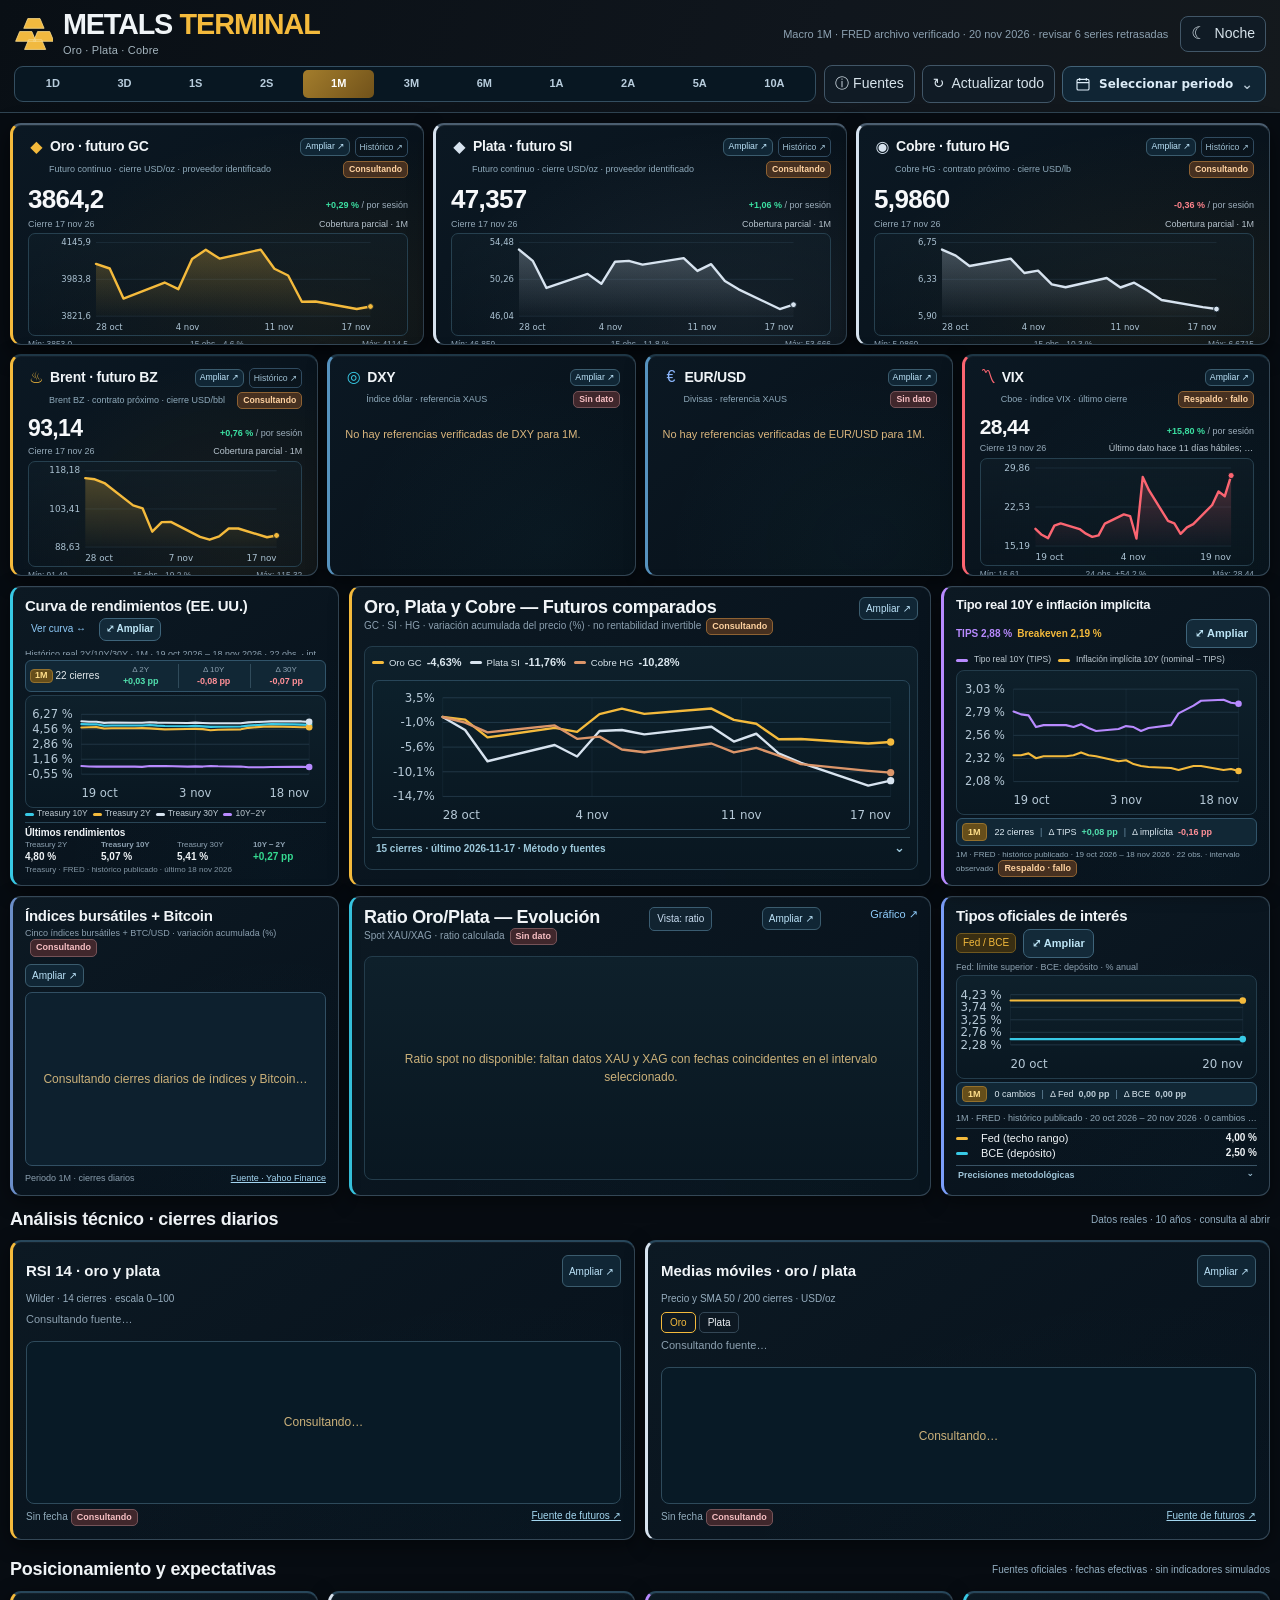
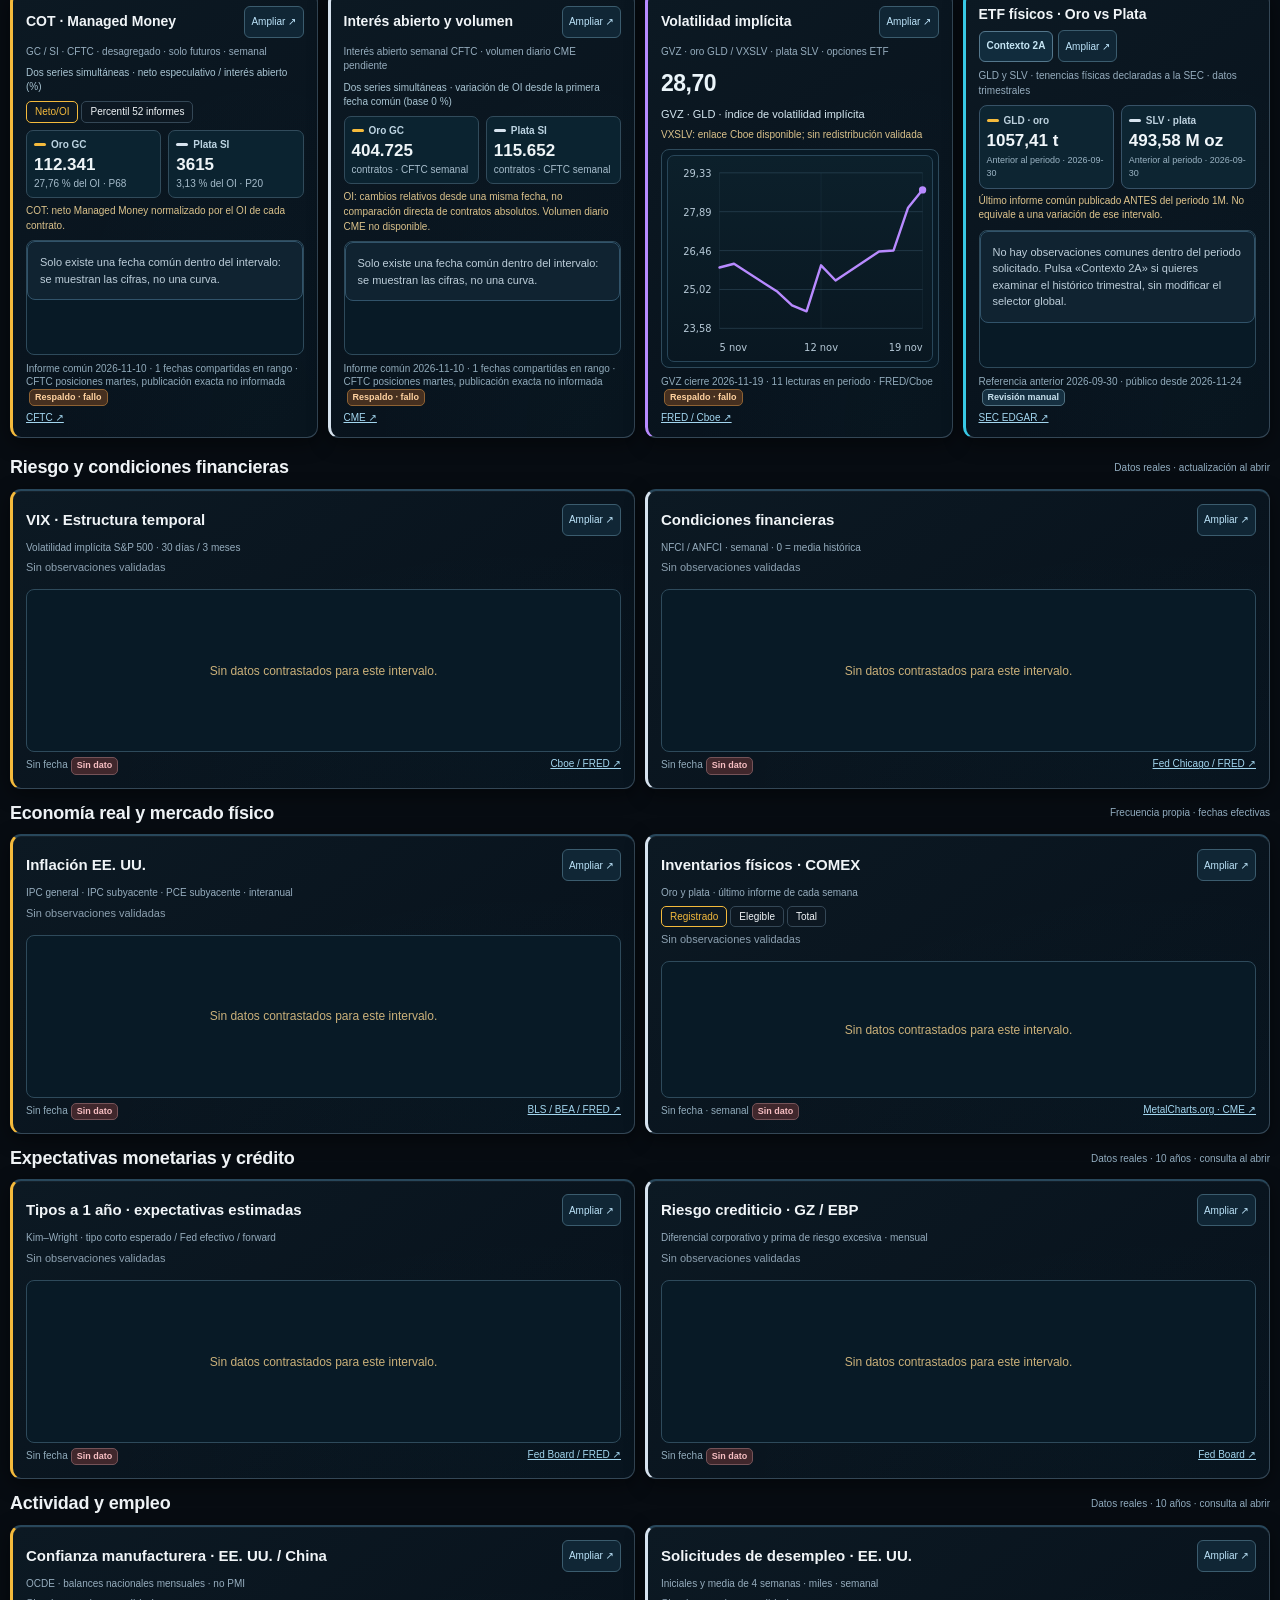
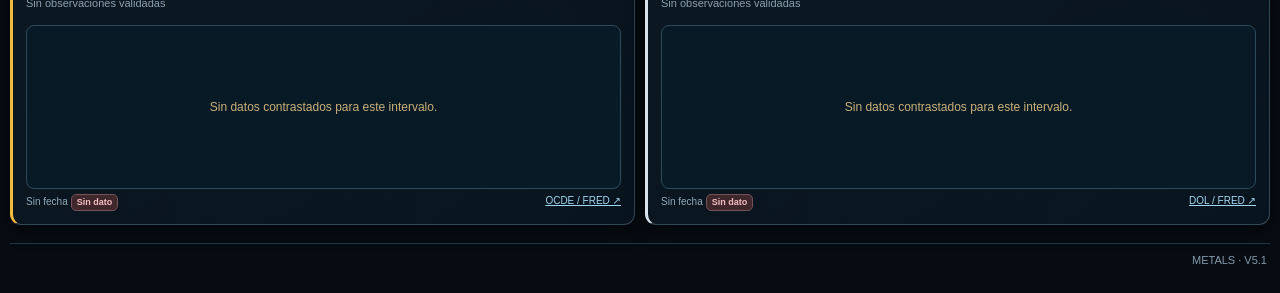
<file: index.html>
<!doctype html>
<html lang="es">
<head>
<meta charset="utf-8" />
<meta name="viewport" content="width=device-width,initial-scale=1" />
<meta name="theme-color" content="#080e15" />
<meta name="description" content="Metals Terminal: seguimiento personal gratuito de oro, plata, curva Treasury, tipos reales, dólar y materias primas." />
<script>(function(){try{if(localStorage.getItem("metals-terminal-theme")==="day"){document.documentElement.dataset.theme="day";document.querySelector('meta[name="theme-color"]').content="#f3f1eb";}}catch(e){/* Storage may be disabled: retain night */}})();</script>
<title>Metals Terminal · Oro y Plata</title>
<style>
:root{color-scheme:dark;--bg:#070c12;--panel:#0b151f;--panel2:#0d1822;--stroke:#344756;--stroke2:#1e3645;--text:#f0f4f7;--muted:#8ca0b0;--muted2:#607788;--gold:#f4ba3c;--silver:#d7e3ef;--cyan:#38c9e5;--green:#35da91;--red:#fb6571;--purple:#b88aff;--shadow:0 5px 20px #0007;--radius:11px;--gap:10px}
*{box-sizing:border-box}html,body{margin:0;min-height:100%;background:var(--bg);color:var(--text);font:14px/1.38 Inter,Segoe UI,Arial,system-ui,sans-serif}button{font:inherit;color:inherit;cursor:pointer}button:focus-visible,a:focus-visible{outline:2px solid var(--cyan);outline-offset:2px}a{color:#a3dcff}svg{display:block}
.site{max-width:1920px;margin:auto; padding:0 10px 16px}.header{height:74px;border-bottom:1px solid #304452;display:flex;align-items:center;gap:22px;padding:0 14px;margin:0 -10px 12px;background:linear-gradient(110deg,#090f15,#10161d 64%,#14191d 100%)}.brand{display:flex;gap:13px;align-items:center;min-width:0}.brand-icon{display:flex;align-items:center;justify-content:center;font-size:27px;color:var(--gold);width:41px;height:38px}.brand-title{font-size:29px;line-height:1;font-weight:800;white-space:nowrap;letter-spacing:-.9px}.brand-title em{font-style:normal;color:var(--gold);font-weight:350}.subtitle{font-size:11px;color:#a4b4be;letter-spacing:.3px;margin-top:6px}.header-space{flex:1}.status{display:flex;align-items:center;gap:8px;font-size:12px;color:#b8c7d3;white-space:nowrap}.dot{width:8px;height:8px;border-radius:50%;background:var(--cyan);box-shadow:0 0 12px #38c9e580}.outline-button{border:1px solid #415667;background:#101b25;border-radius:8px;padding:8px 10px;color:#d7e3eb;transition:.2s}.outline-button:hover{border-color:var(--gold);background:#19232b}.header-action{display:flex;align-items:center;gap:7px}.micro{font-size:11px;color:var(--muted);line-height:1.35}.micro strong{color:var(--text)}.top-grid{display:grid;grid-template-columns:repeat(6,minmax(0,1fr));gap:var(--gap);margin-bottom:var(--gap)}
.panel,.ticker-card{border:1px solid var(--stroke);background:linear-gradient(148deg,#0b151e,#071018 95%);border-radius:var(--radius);overflow:hidden;box-shadow:inset 0 1px #ffffff09,var(--shadow)}.ticker-card{height:126px;position:relative;padding:12px 13px 6px;min-width:0;border-top:2px solid var(--stroke2)}.ticker-card.gold{border-left:3px solid var(--gold)}.ticker-card.silver{border-left:3px solid var(--silver)}.ticker-card.ratio{border-left:3px solid var(--cyan)}.ticker-card.currency{border-left:3px solid #5692be}.ticker-card.risk{border-left:3px solid var(--red)}.card-heading{display:flex;align-items:center;gap:8px;min-width:0}.glyph{font-size:18px;line-height:1;color:var(--gold);display:inline-grid;place-items:center;width:22px}.card-heading h2{font-size:14px;margin:0;overflow:hidden;text-overflow:ellipsis;white-space:nowrap;font-weight:740}.card-caption{font-size:10px;color:var(--muted);margin:4px 0 0 30px;white-space:nowrap;overflow:hidden;text-overflow:ellipsis}.quote-slot{position:relative;height:70px;margin:5px -5px 0 0;overflow:hidden}.tv-frame{width:100%;height:100%;position:relative}.tv-credit{font-size:9px;color:var(--muted2);text-align:right;margin-top:0}.tv-frame .tradingview-widget-container{width:100%;height:100%}.tv-frame .tradingview-widget-container__widget{height:100%;width:100%}.tv-fallback{position:absolute;inset:0;display:flex;align-items:center;justify-content:center;gap:7px;color:#708597;font-size:11px;pointer-events:none}.tv-frame:has(iframe) .tv-fallback{display:none}.tv-frame .tradingview-widget-copyright{font-size:9px}.quote-slot .tradingview-widget-container{width:100%;height:100%;position:relative}.quote-slot .tradingview-widget-container__widget{height:100%;width:100%}.quote-slot:has(iframe) > .tv-fallback{display:none}.ticker-card a.stretch{position:absolute;inset:0;z-index:0;pointer-events:none}
.dashboard{display:grid;grid-template-columns:minmax(0,1.1fr) minmax(0,.95fr) minmax(0,1fr) minmax(0,1fr);grid-template-areas:'curve main main policy' 'curve ratio ratio policy' 'reals reals brent copper';gap:var(--gap);grid-template-rows:315px 170px 191px}.panel{padding:15px;min-width:0;min-height:0;position:relative}.panel-title{font-size:18px;letter-spacing:-.3px;font-weight:760;margin:0;line-height:1.18}.panel-head{display:flex;align-items:center;justify-content:space-between;gap:8px;margin-bottom:7px}.panel-caption{color:var(--muted);font-size:11px;margin:5px 0 10px}.curve-panel{grid-area:curve;display:flex;flex-direction:column}.main-panel{grid-area:main;display:flex;flex-direction:column}.ratio-panel{grid-area:ratio;display:flex;flex-direction:column}.policy-panel{grid-area:policy;display:flex;flex-direction:column}.real-panel{grid-area:reals;display:flex;flex-direction:column}.commodities-grid{display:contents}.commodities-grid .commodity:first-child{grid-area:brent}.commodities-grid .commodity:last-child{grid-area:copper}
.chart-container{position:relative;min-height:0;flex:1;width:100%}.chart-container svg{width:100%;height:100%;overflow:visible}.chart-container .axis-text{font:10px Inter,Segoe UI,Arial,sans-serif;fill:#91a3b3}.chart-container .grid{stroke:#29404e;stroke-width:.7;stroke-opacity:.8}.chart-container .stroke-gold{fill:none;stroke:var(--gold);stroke-width:2.5;stroke-linejoin:round;stroke-linecap:round}.chart-container .stroke-cyan{fill:none;stroke:var(--cyan);stroke-width:2.5;stroke-linejoin:round;stroke-linecap:round}.chart-container .stroke-silver{fill:none;stroke:var(--silver);stroke-width:2.5;stroke-linejoin:round;stroke-linecap:round}.chart-container .stroke-purple{fill:none;stroke:var(--purple);stroke-width:2.5;stroke-linejoin:round;stroke-linecap:round}.legend{display:flex;gap:13px;flex-wrap:wrap;font-size:11px;align-items:center;margin:6px 0 7px}.legend span{display:flex;align-items:center;gap:6px;color:#c0ccd4}.swatch{width:12px;height:3px;border-radius:2px;background:var(--gold)}.swatch.cyan{background:var(--cyan)}.swatch.silver{background:var(--silver)}.swatch.purple{background:var(--purple)}.control-group{display:flex;gap:2px;border:1px solid #324653;border-radius:7px;padding:2px;background:#07111a;flex-shrink:0}.control-group button{font-size:10px;padding:4px 8px;border:0;border-radius:5px;background:transparent;color:#d0dce4}.control-group button.active,.control-group button:hover{background:linear-gradient(155deg,#b8891a,#815d12);color:#fff}.data-line{border-top:1px solid #253b48;padding-top:10px;margin-top:9px;display:grid;grid-template-columns:1fr 1fr 1fr;gap:8px}.data-metric{display:flex;align-items:center;justify-content:space-between;gap:6px;font-size:12px}.data-metric em{font-style:normal;color:#93aaba}.data-metric strong{font-weight:730;font-size:13px}.data-metric .green{color:var(--green)}.data-metric .red{color:var(--red)}.curve-bottom{border-top:1px solid #273d4b;padding-top:10px;margin-top:5px}.mini-stats{display:grid;grid-template-columns:1fr auto;gap:5px 12px;font-size:12px;margin-top:8px}.mini-stats div:nth-child(2n){font-weight:750;text-align:right}.mini-stats .positive{color:var(--green)}.curve-panel .chart-container{flex:0 0 225px}.yield-note{font-size:10px;color:#8497a5;margin-top:auto}.main-title-extra{font-size:10px;color:var(--muted)}.tv-chart{height:100%;min-height:0;position:relative;background:#071119;border-radius:6px;overflow:hidden}.tv-chart .tradingview-widget-container{height:100%;width:100%}.tv-chart .tradingview-widget-container__widget{height:100%;width:100%}.tv-loader{position:absolute;inset:0;display:flex;align-items:center;justify-content:center;color:#6c8295;font-size:12px;pointer-events:none}.tv-chart:has(iframe) .tv-loader{display:none}.link-small{background:none;border:none;color:#8ecbfa;font-size:11px;text-decoration:none;cursor:pointer}.link-small:hover{text-decoration:underline}.ratio-panel .tv-chart{flex:1}.mini-action{display:flex;align-items:center;justify-content:space-between;gap:6px;border:1px solid #465e69;border-radius:6px;padding:4px 6px;font-size:11px;color:#adbeca;background:#101d28}.small-tag{font-size:10px;color:var(--gold);background:#392e12;border:1px solid #70581f;padding:2px 6px;border-radius:5px;white-space:nowrap}.policy-panel .chart-container{flex:1;max-height:265px}.policy-legend{display:grid;grid-template-columns:1fr auto;gap:8px 4px;border-top:1px solid #273d4b;margin-top:5px;padding-top:12px;font-size:12px}.policy-legend strong{text-align:right;font-weight:760}.policy-legend .legend{margin:0}.source-meta{margin-top:auto;padding:11px 8px;background:linear-gradient(90deg,#2b2516,#1e201c);border:1px solid #756128;border-radius:7px;font-size:10px;color:#eeddb0;line-height:1.5}.real-panel .legend{margin-top:6px}.real-panel .chart-container{flex:1}.real-top-stats{margin-left:auto;display:flex;gap:15px;font-size:11px;font-weight:770}.real-top-stats strong{font-size:13px}.commodity{padding:13px;display:flex;flex-direction:column}.commodity .quote-slot{flex:1;margin-top:14px;height:75px}.commodity .card-heading h2{font-size:15px}.commodity .card-caption{margin-left:30px}.commodity .tv-fallback{font-size:10px}.footnote{border-top:1px solid #203746;margin-top:11px;padding:9px 3px;display:flex;justify-content:space-between;gap:14px;color:#8298a9;font-size:11px}.footnote a{color:#9ac6e6}.method{max-width:980px;line-height:1.65;color:#b9cad7;margin:auto}.method h2{font-size:17px;color:#f0f4f7}.method code{color:#f9ca6c}.method p{margin:8px 0}.method ul{padding-left:24px}.modal{position:fixed;inset:0;background:#000b;display:none;place-items:center;z-index:50;padding:20px}.modal.open{display:grid}.modal-card{width:min(650px,100%);background:#111e29;border:1px solid #456174;border-radius:14px;padding:22px;box-shadow:0 22px 80px #000b}.modal-top{display:flex;justify-content:space-between;gap:10px;align-items:center}.modal-top button{border:1px solid #4d6575;border-radius:8px;background:#1e2b35;padding:5px 9px}.sr-only{position:absolute;width:1px;height:1px;overflow:hidden;clip:rect(0,0,0,0)}
@media(max-width:1280px){.brand-title{font-size:24px}.top-grid{grid-template-columns:repeat(3,minmax(0,1fr))}.dashboard{grid-template-columns:minmax(0,38fr) minmax(0,62fr);grid-template-areas:'curve main' 'curve ratio' 'policy reals' 'commodities reals';grid-template-rows:295px 165px 235px 175px}.commodities-grid{grid-area:commodities;display:grid;grid-template-columns:repeat(2,minmax(0,1fr));gap:var(--gap)}.commodities-grid .commodity{grid-area:auto!important}.curve-panel .chart-container{flex:1}.policy-panel .chart-container{max-height:none}.commodities-grid{min-height:0}}@media(max-width:780px){.header{height:auto;padding:15px 14px;flex-wrap:wrap}.header-space{display:none}.brand{width:100%}.top-grid{grid-template-columns:repeat(2,minmax(0,1fr))}.dashboard{display:flex;flex-direction:column}.curve-panel,.main-panel,.ratio-panel,.policy-panel,.real-panel{height:340px;min-height:340px}.main-panel{height:430px}.ratio-panel{height:250px;min-height:250px}.policy-panel{height:310px;min-height:310px}.real-panel{height:260px;min-height:260px}.commodities-grid{height:155px}.curve-panel .chart-container{flex:1}.panel-title{font-size:16px}.ticker-card{height:123px}.footnote{flex-direction:column}}@media(max-width:410px){.card-heading h2{font-size:12px}.quote-slot{height:68px}.ticker-card{padding:10px 8px}.header-action{font-size:11px}.brand-title{font-size:23px}.control-group button{padding:4px 5px}.real-top-stats{font-size:9px;gap:7px}}

/* Provider-links fallback: preserve original dashboard layout and never simulate prices. */
.provider-mini{display:flex;align-items:center;justify-content:space-between;gap:6px;height:100%;font-size:10px;color:#92a8ba;line-height:1.4}
.provider-mini a,.provider-link{display:inline-flex;align-items:center;justify-content:center;border:1px solid #415d72;border-radius:6px;background:linear-gradient(120deg,#172d3b,#0e202b);padding:6px 9px;color:#d7ebfa;text-decoration:none;font-weight:650;white-space:nowrap}
.provider-mini a:hover,.provider-link:hover{border-color:#81b8d5;background:#203a4b}
.external-futures{height:100%;padding:8px 6px;display:grid;grid-template-rows:auto 1fr auto;gap:13px;color:#c6d8e4}
.external-futures .note{color:#96adbd;font-size:12px;line-height:1.5}
.external-options{display:grid;grid-template-columns:1fr 1fr;gap:12px;align-items:stretch}
.external-item{display:flex;flex-direction:column;align-items:flex-start;justify-content:center;gap:8px;border:1px solid #2c4655;background:linear-gradient(120deg,#111f2b,#0c1621);border-radius:10px;padding:16px}
.external-item strong{font-size:16px;color:#e9f2f7}
.external-item:nth-child(1){border-left:3px solid var(--gold)}.external-item:nth-child(2){border-left:3px solid var(--silver)}
.external-item p{font-size:11px;color:#a4b8c9;margin:0}
.external-foot{display:flex;align-items:center;justify-content:space-between;gap:8px;border-top:1px solid #2a4454;padding-top:9px;font-size:10px;color:#889eaf}
.external-foot a{color:#acd4eb}
@media(max-width:700px){.external-options{gap:7px}.external-item{padding:10px}.external-item strong{font-size:13px}.provider-mini{font-size:9px}}


.native-range{display:flex;gap:3px;flex-wrap:wrap}.native-range button{border:1px solid #355062;border-radius:5px;background:#11212b;color:#c9d6e0;padding:4px 7px;font-size:10px}.native-range button.active,.native-range button:hover{background:#9e761f;color:#fff;border-color:#d0a345}
.native-card{height:100%;display:flex;flex-direction:column;gap:1px;padding:0 3px}.native-num{font-size:23px;font-weight:760;color:#eef4f8;letter-spacing:-.5px}.native-meta{display:flex;justify-content:space-between;font-size:10px;color:#9cabb9}.native-positive{color:#4cdb9d}.native-negative{color:#fa858b}.native-spark{width:100%;height:22px;display:block;margin-top:auto}
.native-canvas{display:flex;flex-direction:column;height:100%;gap:4px;padding:3px}.native-canvas .native-caption{font-size:10px;color:#9bb0c1}.native-canvas .native-series{flex:1;min-height:0;position:relative}.native-canvas svg{display:block;width:100%;height:100%}.native-canvas .native-tip{position:absolute;display:none;top:9px;left:30%;background:#06151eea;border:1px solid #55788a;border-radius:6px;padding:7px 9px;z-index:5;font-size:11px;pointer-events:none;white-space:nowrap}.native-canvas .native-legend{display:flex;flex-wrap:wrap;gap:15px;align-items:center;color:#cdd8df;font-size:11px}.native-canvas .native-legend span{display:inline-flex;gap:6px;align-items:center}.native-dot{width:12px;height:3px;border-radius:2px;display:inline-block}.native-canvas .native-note{display:flex;justify-content:space-between;gap:12px;color:#8ba2b3;font-size:10px;flex-wrap:wrap}.native-note a{color:#91c8ed;text-decoration:none}.native-error{display:flex;flex-direction:column;justify-content:center;align-items:center;height:100%;gap:12px;color:#cbb17a;font-size:12px;line-height:1.5;text-align:center;padding:14px}.native-error a{color:#a3d5f4}
@media(max-width:1100px){.native-num{font-size:19px}.native-range button{font-size:9px;padding:3px 4px}}

/* Time windows and genuinely legible ratio/inspection charts */
.dashboard{grid-template-rows:315px 245px 250px}
.ratio-panel .tv-chart{min-height:165px}
.ratio-panel{padding-bottom:10px}
.ratio-panel .native-canvas .native-series{min-height:140px}
.macro-range{display:flex;gap:2px;border:1px solid #2c485b;background:#07141f;border-radius:6px;padding:2px;flex-shrink:0}
.macro-range button{padding:4px 7px;font-size:10px;color:#aebfcd;background:transparent;border:0;border-radius:4px;white-space:nowrap}
.macro-range button.active,.macro-range button:hover{background:#7f6123;color:#fff}
.macro-controls{display:flex;gap:7px;align-items:center;flex-wrap:wrap;justify-content:flex-end}
.macro-controls .link-small{white-space:nowrap}
.ratio-view-toggle{font-size:10px;color:#c8dcf0;background:#112330;border:1px solid #3a5c71;border-radius:5px;padding:4px 7px;cursor:pointer}
.ratio-panel .panel-head{margin-bottom:3px}
.market-inspect{border:1px solid #4b697a;color:#a6daed;background:#12232e;border-radius:6px;font-size:10px;padding:5px 8px;cursor:pointer}
.market-inspect:hover{border-color:#86c8e7}
@media(max-width:1280px){.dashboard{grid-template-rows:335px 240px 275px 210px}}
@media(max-width:780px){.dashboard{display:flex}.curve-panel,.main-panel{height:400px;min-height:400px}.ratio-panel{height:320px;min-height:320px}.policy-panel{height:350px;min-height:350px}.real-panel{height:315px;min-height:315px}.macro-controls{justify-content:flex-start}}
@media(max-width:480px){.panel-head{flex-wrap:wrap}.macro-controls{width:100%}.macro-range button{padding:3px 7px}}

/* Expandable analytical market charts; no third-party API keys or scheduled jobs */
.commodity .tv-chart{flex:1;min-height:165px;width:100%;margin-top:6px}
.commodity .card-heading{justify-content:space-between}
.commodity .card-caption{margin-left:0;white-space:normal;line-height:1.5}
.commodity .card-heading h2{font-size:14px;display:flex;gap:6px;align-items:center}
.market-inspect{background:#132733;color:#b5daee;border:1px solid #3b667b;border-radius:6px;padding:4px 7px;font-size:10px;white-space:nowrap;cursor:pointer}
.market-inspect:hover{background:#234356}
.detail-overlay[hidden]{display:none}
.detail-overlay{position:fixed;inset:0;z-index:100;background:#000c;display:grid;place-items:center;padding:15px}
.detail-box{width:min(1100px,98vw);height:min(750px,92vh);min-height:380px;background:linear-gradient(145deg,#0d1e2a,#07131d);border:1px solid #466577;box-shadow:0 20px 55px #000c;border-radius:14px;display:flex;flex-direction:column;padding:18px;gap:10px}
.detail-head{display:flex;align-items:center;justify-content:space-between;gap:14px}
.detail-head h2{font-size:20px;margin:0}
.detail-actions{display:flex;align-items:center;gap:9px}
.detail-chart{min-height:0;flex:1;overflow:hidden}
.detail-chart .native-canvas{min-height:100%}
.detail-foot{font-size:11px;color:#92a8bc}
@media(max-width:780px){.commodity .tv-chart{min-height:170px}.commodities-grid{height:auto;min-height:240px;grid-template-columns:1fr}.commodity{min-height:230px}.detail-box{height:min(780px,94vh);padding:11px}.detail-head h2{font-size:15px}}

/* Featured verified futures closes: two large, date-aware cards with auto-scaled 15-session charts. */
.top-grid{grid-template-columns:2fr 2fr 1fr 1fr 1fr 1fr;align-items:stretch}
.top-grid .ticker-card{height:215px;min-width:0}
.top-grid .ticker-card:not(.metal-feature) .quote-slot{height:calc(100% - 55px);margin-top:8px}
.top-grid .ticker-card:not(.metal-feature) .native-spark{height:64px;max-height:66px}
.metal-feature{padding:12px 15px 9px!important;background:radial-gradient(ellipse at 75% 85%,rgba(245,186,60,.065),transparent 70%),linear-gradient(140deg,#0b1823,#071018)!important}
.metal-feature.silver{background:radial-gradient(ellipse at 75% 85%,rgba(207,224,238,.075),transparent 70%),linear-gradient(140deg,#0b1823,#071018)!important}
.metal-feature .card-heading h2{font-size:16px}
.metal-feature .card-caption{font-size:10px;margin-left:30px;color:#8faabb}
.metal-source-link{margin-left:auto;font-size:10px;color:#9ebfd2;text-decoration:none;border:1px solid #304b60;border-radius:5px;padding:3px 7px;white-space:nowrap}
.metal-source-link:hover{border-color:#83b8d0}
.metal-futures-slot{height:160px!important;margin:7px 0 0!important;overflow:visible!important}
.metal-content{height:100%;display:flex;flex-direction:column;gap:3px}
.metal-line1{display:flex;align-items:baseline;justify-content:space-between;gap:8px}
.metal-main-price{font-size:27px;font-weight:785;letter-spacing:-.65px;color:#f6f8fa;line-height:1.2;font-variant-numeric:tabular-nums}
.metal-day-change{font-size:12px;font-weight:700;white-space:nowrap}
.metal-day-change.pos{color:#3ce0a2}.metal-day-change.neg{color:#ff838c}
.metal-timestamp{font-size:9px;color:#95aab9;display:flex;justify-content:space-between;gap:5px;align-items:center}
.metal-timestamp .delayed{color:#b7c4ce;font-weight:500}
.metal-spark-outer{height:80px;flex:1;min-height:67px;position:relative;overflow:hidden;border-radius:7px;background:linear-gradient(180deg,#11202a80,#0a161f40);border:1px solid #26404f}
.metal-spark-outer svg{width:100%;height:100%;display:block}
.metal-spark-outer .metal-marker{font-size:9px;fill:#9cb1bd;font-family:Inter,Segoe UI,Arial,sans-serif}
.metal-spark-outer .metal-hit{fill:transparent;cursor:crosshair}
.metal-spark-outer .metal-hover{display:none;position:absolute;top:4px;right:7px;background:#091722ee;border:1px solid #456678;color:#e8f1f8;font-size:10px;padding:3px 6px;border-radius:5px;pointer-events:none}
.metal-spark-outer:hover .metal-hover{display:block}
.metal-scale{display:flex;justify-content:space-between;align-items:center;gap:5px;font-size:9px;color:#8fa5b7}
.metal-scale span{white-space:nowrap}
.metal-wait{font-size:11px;line-height:1.6;color:#97b5c9;padding:12px}
.metal-error{font-size:11px;line-height:1.6;color:#dbb67d;padding:12px 0}
.metal-error a{color:#a3d1ed}
@media(max-width:1280px){.top-grid{grid-template-columns:repeat(4,minmax(0,1fr))}.top-grid .metal-feature{grid-column:span 2}.top-grid .ticker-card:not(.metal-feature){height:135px}.top-grid .ticker-card:not(.metal-feature) .quote-slot{height:70px}}
@media(max-width:660px){.top-grid{grid-template-columns:repeat(2,minmax(0,1fr))}.top-grid .metal-feature{grid-column:span 2}.top-grid .ticker-card:not(.metal-feature){height:145px}.metal-main-price{font-size:25px}}


/* Unified native dark premium styling: all quote cards and macro panels */
.top-grid{grid-template-columns:minmax(0,1.8fr) minmax(0,1.8fr) minmax(0,1.12fr) minmax(0,1.12fr) minmax(0,1.12fr);align-items:stretch}
.top-grid .ticker-card,.top-grid .ticker-card:not(.metal-feature){height:272px;min-width:0;padding:14px 13px 12px}
.top-grid .ticker-card .metal-futures-slot{height:193px!important;margin:10px 0 0!important;overflow:hidden!important}
.ticker-card.market-feature{background:radial-gradient(ellipse at 72% 85%,rgba(56,201,229,.035),transparent 65%),linear-gradient(140deg,#0b1823,#071018)!important}
.top-grid .ticker-card .metal-content{gap:6px}
.top-grid .ticker-card .metal-spark-outer{min-height:99px}
.top-grid .market-feature .metal-main-price{font-size:26px}
.top-grid .market-feature .metal-day-change{font-size:10px}
.top-grid .market-feature .metal-scale{font-size:9px}
.top-grid .market-feature .metal-timestamp{font-size:9px}
.top-grid .metal-feature .card-heading h2{font-size:16px}
.top-grid .metal-feature .card-caption{margin-left:29px;font-size:10px}
.panel{background:radial-gradient(ellipse at 82% 97%,rgba(56,201,229,.022),transparent 60%),linear-gradient(145deg,#0c1923,#07111b 95%)}
.chart-container,.tv-chart{border:1px solid #233c4b;border-radius:8px;background:linear-gradient(180deg,#0e202b,#091721)!important}
.curve-panel{border-left:3px solid #38c9e5}.main-panel{border-left:3px solid var(--gold)}
.ratio-panel{border-left:3px solid var(--cyan)}.policy-panel{border-left:3px solid #7b9efa}
.real-panel{border-left:3px solid var(--purple)}
.commodity-native{border-left:3px solid var(--gold);min-width:0}
.commodity-native:last-child{border-left:3px solid var(--silver)}
.commodity-native .card-caption{margin:5px 0 0 0!important;font-size:10px}
.commodity-native .metal-futures-slot{flex:1;height:180px!important;min-height:170px;margin:9px 0 0!important;overflow:hidden!important;width:100%}
.commodity-native .metal-content{gap:5px}
.commodity-native .metal-spark-outer{min-height:84px}
.commodity-native .metal-main-price{font-size:22px}
.commodity-native .metal-day-change{font-size:10px}
.macro-note{font-size:10px;color:#8aa5b5;margin:4px 0}
.real-panel .chart-container{min-height:135px}
.curve-panel .chart-container{min-height:185px}
.macro-range button.active{background:#947126;color:#fff;border-color:#dfb34e}
.macro-window-explain{font-size:10px;color:#9db5c4}
@media(max-width:1310px){.top-grid{grid-template-columns:repeat(6,minmax(0,1fr))}.top-grid .metal-feature:nth-child(-n+2){grid-column:span 3}.top-grid .market-feature{grid-column:span 2}}
@media(max-width:760px){.top-grid{grid-template-columns:repeat(2,minmax(0,1fr))}.top-grid .metal-feature:nth-child(-n+2){grid-column:span 2}.top-grid .market-feature{grid-column:span 1}.top-grid .ticker-card{height:245px}.top-grid .ticker-card .metal-futures-slot{height:165px!important}.commodity-native .metal-futures-slot{min-height:180px}}
@media(max-width:460px){.top-grid .market-feature{grid-column:span 2}.top-grid .ticker-card .metal-futures-slot{height:165px!important}}


/* Macro controls: one explicit time window per selection; same chronology as market */
.macro-range{max-width:100%;flex-wrap:wrap;justify-content:flex-start}
.macro-range button{padding:3px 5px;font-size:9px}
.macro-controls{min-width:0}
.panel-head{flex-wrap:wrap}
.curve-panel .chart-container{flex:1;min-height:160px}
.macro-caption{font-size:10px;line-height:1.45;color:#91a8b7;margin-top:5px}
@media(max-width:900px){.macro-range button{padding:3px 4px}}


/* Seven-asset market strip; GC, SI and HG get more space than FX and VIX. */
.top-grid{
 display:grid;align-items:stretch;gap:9px;
 grid-template-columns:minmax(0,2.35fr) minmax(0,2.35fr) minmax(0,2.1fr) minmax(0,1.65fr) minmax(0,1.18fr) minmax(0,1.18fr) minmax(0,1.18fr);
}
.top-grid .ticker-card,.top-grid .ticker-card:not(.metal-feature){
 height:239px;min-width:0;padding:11px 9px 9px;grid-column:auto;
}
.top-grid .ticker-card .metal-futures-slot{
 height:167px!important;min-height:0;margin:6px 0 0!important;overflow:hidden!important;
}
.top-grid .ticker-card .metal-content{gap:3px}
.top-grid .ticker-card .metal-spark-outer{min-height:72px}
.top-grid .ticker-card .metal-main-price{font-size:22px}
.top-grid .ticker-card .metal-day-change{font-size:9px}
.top-grid .ticker-card .metal-timestamp{font-size:9px;gap:2px}
.top-grid .ticker-card .metal-scale{font-size:8.4px;gap:2px;overflow:hidden}
.top-grid .ticker-card .metal-scale span{min-width:0}
.top-grid .ticker-card .card-heading h2{font-size:14px;letter-spacing:-.22px}
.top-grid .ticker-card .card-heading{gap:4px}
.top-grid .ticker-card .glyph{width:17px;font-size:16px;flex-shrink:0}
.top-grid .ticker-card .card-caption{
 margin:4px 0 0 21px!important;font-size:9px;white-space:nowrap;overflow:hidden;text-overflow:ellipsis;
}
.top-grid .ticker-card .metal-source-link,.top-grid .ticker-card .market-inspect{
 font-size:8.7px;padding:3px 4px;margin-left:auto;
}
.top-grid .ticker-card:nth-child(-n+3){
 border-top-color:#4b5e70;box-shadow:inset 0 1px #ffffff13,0 8px 22px #0009;
}
.top-grid .ticker-card:nth-child(-n+3) .metal-main-price{font-size:26px}
.top-grid .ticker-card:nth-child(-n+3) .metal-spark-outer{min-height:93px}
.top-grid .copper-feature{border-left:3px solid var(--silver)}
.top-grid .brent-feature{border-left:3px solid var(--gold)}
.top-grid .brent-feature .metal-main-price{font-size:23px}
.top-grid .market-feature .metal-main-price{font-size:21px}
.top-grid .market-feature .metal-day-change{font-size:9px}
.dashboard{
 grid-template-areas:'curve main main policy' 'curve ratio ratio policy' 'reals reals reals reals';
 grid-template-rows:300px 235px 235px;
}
@media(max-width:1370px){
 .top-grid{grid-template-columns:repeat(12,minmax(0,1fr));gap:9px}
 .top-grid .ticker-card:nth-child(-n+3){grid-column:span 4}
 .top-grid .ticker-card:nth-child(n+4){grid-column:span 3}
 .top-grid .ticker-card{height:222px}
}
@media(max-width:1280px){
 .dashboard{
  display:grid;grid-template-columns:repeat(2,minmax(0,1fr));
  grid-template-areas:'main main' 'ratio ratio' 'curve policy' 'reals reals';
  grid-template-rows:320px 220px 400px 240px;
 }
 .top-grid .ticker-card:nth-child(-n+3){grid-column:span 4}
 .top-grid .ticker-card:nth-child(n+4){grid-column:span 3}
}
@media(max-width:880px){
 .top-grid{grid-template-columns:repeat(2,minmax(0,1fr))}
 .top-grid .ticker-card:nth-child(-n+3),.top-grid .ticker-card:nth-child(n+4){grid-column:span 1}
 .top-grid .ticker-card:nth-child(-n+3){height:244px}
 .dashboard{display:flex;flex-direction:column}
}
@media(max-width:490px){
 .top-grid{grid-template-columns:repeat(2,minmax(0,1fr));gap:8px}
 .top-grid .ticker-card:nth-child(-n+3){grid-column:span 2}
 .top-grid .ticker-card:nth-child(n+4){grid-column:span 1}
 .top-grid .ticker-card .metal-futures-slot{height:160px!important}
 .top-grid .ticker-card{height:233px}
 .top-grid .market-feature .metal-main-price{font-size:20px}
}


/* V3.2 — Compact second-row arrangement: Treasury and TIPS flank the stacked
   gold/silver comparison; Fed/BCE stays visible without a third dashboard row. */
.dashboard{
 display:grid;
 grid-template-columns:minmax(0,1.08fr) minmax(0,1.18fr) minmax(0,1fr) minmax(0,1fr) minmax(0,1.05fr);
 grid-template-areas:
   "curve reals main main policy"
   "curve reals ratio ratio policy";
 grid-template-rows:300px 235px;
 gap:var(--gap);
 align-items:stretch;
}
.dashboard > .panel{min-width:0;min-height:0;height:auto}
.curve-panel{grid-area:curve}
.real-panel{grid-area:reals}
.main-panel{grid-area:main}
.ratio-panel{grid-area:ratio}
.policy-panel{grid-area:policy}
.curve-panel .chart-container{min-height:180px;flex:1 1 auto;max-height:none}
.real-panel .chart-container{min-height:205px;flex:1 1 auto;max-height:none}
.policy-panel .chart-container{min-height:180px;flex:1 1 auto;max-height:none}
.real-panel .panel-head{align-items:flex-start}
.real-panel .real-top-stats{margin-left:0}
.real-panel .legend{margin-top:5px;margin-bottom:8px;gap:9px}
.real-panel .legend span{font-size:10px}
.curve-panel .panel-head,.real-panel .panel-head,.policy-panel .panel-head{row-gap:6px}
.curve-panel .panel-head .panel-title,.real-panel .panel-head .panel-title,.policy-panel .panel-head .panel-title{font-size:17px}
.curve-panel .macro-controls,.policy-panel .macro-controls{justify-content:flex-start}
@media(max-width:1199px) and (min-width:881px){
 .dashboard{
  grid-template-columns:minmax(0,1fr) minmax(0,1fr) minmax(0,1.15fr) minmax(0,1.15fr);
  grid-template-areas:
    "curve reals main main"
    "curve reals ratio ratio"
    "policy policy policy policy";
  grid-template-rows:290px 230px 220px;
 }
 .policy-panel{display:flex;flex-direction:column}
 .policy-panel .chart-container{min-height:85px;max-height:none;flex:1}
 .policy-panel .source-meta{margin-top:6px;padding:5px 8px}
 .policy-panel .policy-legend{margin-top:3px;padding-top:4px}
}
@media(max-width:880px){
 .dashboard{display:flex;flex-direction:column;gap:var(--gap)}
 .dashboard .main-panel{order:0;min-height:385px;height:385px}
 .dashboard .ratio-panel{order:1;min-height:290px;height:290px}
 .dashboard .curve-panel{order:2;min-height:410px;height:410px}
 .dashboard .real-panel{order:3;min-height:360px;height:360px}
 .dashboard .policy-panel{order:4;min-height:365px;height:365px}
 .dashboard .curve-panel .chart-container{min-height:145px}
 .dashboard .real-panel .chart-container{min-height:165px}
 .dashboard .policy-panel .chart-container{min-height:130px}
}


/* V3.3: Treasury above TIPS; the comparison and ratio reclaim TIPS' former width. */
.dashboard{
 display:grid;
 grid-template-columns:minmax(0,1.30fr) minmax(0,2.30fr) minmax(0,1.30fr);
 grid-template-areas:
   "curve main policy"
   "reals ratio policy";
 grid-template-rows:300px 235px;
 gap:var(--gap);
 align-items:stretch;
}
.dashboard > .panel{min-width:0;min-height:0;height:auto}
.curve-panel{grid-area:curve}
.real-panel{grid-area:reals}
.main-panel{grid-area:main}
.ratio-panel{grid-area:ratio}
.policy-panel{grid-area:policy}
.curve-panel .chart-container{min-height:92px;flex:1 1 auto;max-height:none}
.curve-panel .panel-head{margin-bottom:4px}
.curve-panel .panel-caption{font-size:10px;margin:3px 0 5px}
.curve-panel .legend{margin:4px 0 3px;gap:7px;font-size:10px}
.curve-panel .curve-bottom{margin-top:2px;padding-top:5px}
.curve-panel .curve-bottom .panel-title{font-size:11px!important}
.curve-panel .mini-stats{
 display:grid;
 grid-template-columns:minmax(0,1fr) auto minmax(0,1fr) auto;
 gap:3px 5px;
 font-size:10px;
 margin-top:4px;
}
.curve-panel .mini-stats div:nth-child(2n){white-space:nowrap}
.curve-panel .yield-note{font-size:9px;margin-top:5px}
.real-panel .panel-head{margin-bottom:3px;row-gap:4px}
.real-panel .panel-head .panel-title{font-size:15px}
.real-panel .real-top-stats{font-size:10px;gap:9px}
.real-panel .real-top-stats strong{font-size:11px}
.real-panel .legend{margin:3px 0 5px;gap:7px}
.real-panel .legend span{font-size:10px}
.real-panel .chart-container{min-height:85px;flex:1 1 auto;max-height:none}
.real-panel .macro-caption{font-size:9px}
.policy-panel .chart-container{min-height:120px;flex:1 1 auto;max-height:none}
@media(max-width:1199px) and (min-width:881px){
 .dashboard{
  grid-template-columns:minmax(0,1fr) minmax(0,1.65fr);
  grid-template-areas:"curve main" "reals ratio" "policy policy";
  grid-template-rows:300px 235px 180px;
 }
 .policy-panel .chart-container{min-height:65px;max-height:none;flex:1 1 auto}
 .policy-panel .source-meta{margin-top:3px;padding:4px 7px}
 .policy-panel .policy-legend{margin-top:3px;padding-top:4px}
}
@media(max-width:880px){
 .dashboard{display:flex;flex-direction:column;gap:var(--gap)}
 .dashboard .main-panel{order:0;min-height:385px;height:385px}
 .dashboard .ratio-panel{order:1;min-height:290px;height:290px}
 .dashboard .curve-panel{order:2;min-height:365px;height:365px}
 .dashboard .real-panel{order:3;min-height:285px;height:285px}
 .dashboard .policy-panel{order:4;min-height:355px;height:355px}
 .dashboard .curve-panel .chart-container{min-height:120px}
 .dashboard .real-panel .chart-container{min-height:130px}
 .dashboard .policy-panel .chart-container{min-height:105px}
}


.global-market-controls{display:flex;align-items:center;gap:8px;flex-shrink:0}
.global-timeframes{display:flex;gap:2px;align-items:center;padding:3px;background:#081722;border:1px solid #344e60;border-radius:9px}
.global-timeframes button{font-size:11px;font-weight:650;min-width:32px;padding:7px 9px;border:0;background:transparent;border-radius:5px;color:#b8cddd}
.global-timeframes button.active,.global-timeframes button:hover{color:white;background:linear-gradient(130deg,#a37d2c,#71521a)}
.global-timeframes button:focus-visible{outline:2px solid #89b8d2}
.global-market-controls .header-action{white-space:nowrap}
@media(max-width:1480px){.header{height:auto;min-height:74px;flex-wrap:wrap;padding-top:10px;padding-bottom:10px;gap:11px}.global-market-controls{margin-left:auto}}
@media(max-width:930px){.global-market-controls{order:4;width:100%;justify-content:flex-end}}
@media(max-width:510px){.global-market-controls{justify-content:space-between}.global-timeframes button{min-width:30px;padding:6px}.header .global-market-controls .header-action{padding:8px 9px}}


/* Optional one-time historical data ingestion, inside methodology only. */
.historical-import{margin-top:18px;border-top:1px solid #3d5260;padding-top:13px}
.historical-import h3{font-size:14px;margin:0 0 5px;color:#e6eff5}
.historical-import label{display:block;font-size:12px;color:#f3cf85;font-weight:650;margin:10px 0 6px}
.historical-import input[type=file]{display:block;max-width:100%;color:#d0dbe4;background:#0b1c27;border:1px solid #426174;border-radius:7px;padding:8px;font-size:11px}
.historical-import-status{font-size:11px;color:#b6c9d7;margin-top:9px;white-space:pre-wrap}
.historical-import .import-note{font-size:11px;color:#b5a887}
.modal-card{max-height:92vh;overflow-y:auto}


/* Compact top tile: show source label legibly without pushing charts out. */
.top-grid .ticker-card .metal-timestamp{min-width:0;overflow:hidden;gap:4px}
.top-grid .ticker-card .metal-timestamp span{min-width:0}
.top-grid .ticker-card .metal-timestamp .delayed{
 white-space:nowrap;overflow:hidden;text-overflow:ellipsis;
 max-width:53%;flex:0 1 auto;text-align:right;
}
.top-grid .ticker-card .metal-timestamp > span:first-child{white-space:nowrap}


/* Ten shared timeframes in the header and in the expanded chart toolbar. */
.global-market-controls{min-width:0;flex-wrap:wrap;flex-shrink:1}
.global-timeframes{flex-wrap:wrap;max-width:100%;justify-content:flex-end}
.global-timeframes button{min-width:30px;padding:6px 7px}
@media(max-width:620px){
 .global-market-controls{width:100%;justify-content:flex-end}
 .global-timeframes{flex:1 1 100%;justify-content:space-between}
 .global-timeframes button{flex:1 1 35px;min-width:32px}
}

.detail-timeframes{flex:0 0 auto;align-self:stretch;justify-content:center;gap:4px;flex-wrap:wrap;padding:5px}
.detail-timeframes button{flex:0 1 auto;min-height:32px;min-width:42px}
/* Compact, accessible calendar dropdown shared by dashboard and expanded charts. */
.period-picker{position:relative;flex:0 0 auto;align-self:center;min-width:0;z-index:12}
.period-picker[open]{z-index:40}
.period-picker>summary{list-style:none;display:flex;align-items:center;justify-content:center;gap:8px;min-height:37px;padding:8px 12px;background:#102534;border:1px solid #426277;border-radius:9px;color:#dcecf7;cursor:pointer;user-select:none;white-space:nowrap;font:600 12px system-ui,-apple-system,"Segoe UI",sans-serif;transition:border-color .15s,background .15s}
.period-picker>summary::-webkit-details-marker{display:none}
.period-picker>summary::marker{content:""}
.period-picker>summary:hover,.period-picker>summary:focus-visible{border-color:#87afc4;background:#183448;outline-offset:2px}
.period-picker.active>summary{background:#28291c;border-color:#b38b29;color:#ffe4a1}
.period-picker-icon{width:16px;height:16px;flex:0 0 16px;stroke:currentColor;fill:none;stroke-width:1.7}
.period-picker-chevron{font-size:14px;opacity:.78;transition:transform .15s;line-height:1}
.period-picker[open] .period-picker-chevron{transform:rotate(180deg)}
.period-picker-selected{font-size:10px;font-weight:500;color:#efce76;white-space:nowrap}
.period-picker-selected:empty{display:none}
.period-picker .custom-date-form{position:absolute;top:calc(100% + 9px);right:0;z-index:45;width:340px;max-width:calc(100vw - 32px);display:flex;flex-direction:column;align-items:stretch;gap:11px;padding:16px;background:linear-gradient(155deg,#132838,#081824);border:1px solid #51748b;border-radius:12px;box-shadow:0 18px 50px #000b;color:#deebf3}
#detail-period-picker{align-self:center}
#detail-period-picker .custom-date-form{left:50%;right:auto;transform:translateX(-50%)}
.period-popover-heading{font-size:14px;font-weight:700;color:#f1f7fb}
.period-popover-caption{font-size:11px;line-height:1.4;color:#9fb8ca}
.period-date-fields{display:grid;grid-template-columns:1fr 1fr;gap:9px}
.period-date-fields label{display:flex;flex-direction:column;gap:6px;color:#bfd3e0;font-size:11px;font-weight:600}
.period-date-fields input[type=date]{width:100%;min-width:0;padding:9px 7px;border-radius:7px;border:1px solid #4f7186;background:#071824;color:#f0f7fa;color-scheme:dark;font-size:12px;font-family:inherit}
.period-date-fields input[type=date]:focus-visible{outline:2px solid #d9a931;outline-offset:1px}
.period-popover-actions{display:flex;gap:8px}
.period-popover-actions button{flex:1;min-height:35px;border-radius:7px;padding:8px 10px;font:650 12px system-ui,sans-serif;cursor:pointer}
.date-apply{background:#986f0f;color:#fff;border:1px solid #bd922e}
.date-apply:hover{background:#ae861a}
.date-reset{background:#162c3a;color:#c8dce8;border:1px solid #4d6c7f}
.date-reset:hover{background:#223c4c}
.date-feedback{font-size:10px;color:#9cb7c8;line-height:1.45;min-height:15px}
.custom-date-form[data-error] .date-feedback{color:#ffcd92}
@media(max-width:740px){.period-picker .custom-date-form{width:min(340px,calc(100vw - 30px))}#detail-period-picker .custom-date-form{left:50%;right:auto;transform:translateX(-50%)}.period-date-fields{grid-template-columns:1fr 1fr}}
@media(max-width:440px){#header-period-picker{margin-left:auto}.period-picker>summary{padding:8px 10px}.period-picker-selected{max-width:96px;overflow:hidden;text-overflow:ellipsis}.period-date-fields{grid-template-columns:1fr}}
@media(max-width:780px){
 .detail-timeframes{justify-content:space-between;gap:3px;padding:4px}
 .detail-timeframes button{flex:1 1 16%;min-width:0;padding:8px 3px}
 .detail-head{gap:8px}
 .detail-head h2{min-width:0;line-height:1.25}
 .detail-actions{flex-shrink:0}
}


/* Macro chart diagnostics visible to the user: period-specific moves, not only last rates. */
.macro-period-bar{flex:0 0 auto;min-height:20px;display:flex;align-items:center;gap:5px;flex-wrap:wrap;
 color:#dce9f1;font-size:10px;line-height:1.35;margin:4px 0 6px;padding:4px 7px;
 background:#112735;border:1px solid #31546a;border-radius:6px;font-variant-numeric:tabular-nums}
.macro-period-bar .macro-period-tag{font-weight:800;background:#664e1a;color:#ffdf8a;
 border:1px solid #94712d;border-radius:4px;padding:2px 5px;margin-right:3px}
.macro-period-bar strong{font-weight:750;color:#eaf6fc}
.macro-period-bar .macro-up{color:#51dfad}
.macro-period-bar .macro-down{color:#ff9097}
.macro-period-bar .macro-flat{color:#bacbd6}
.curve-panel .chart-container,.real-panel .chart-container,.policy-panel .chart-container{min-height:66px}
.curve-panel .yield-note{margin-top:auto}
.real-panel #real-dates,.policy-panel #policy-dates{font-size:9px;line-height:1.3}
@media(max-width:900px){.macro-period-bar{font-size:11px}}


/* Macro charts: native CSS-pixel viewport, readable axes, weekly samples at 2A/5A.
   Bigger touch targets and inspectable charts, without adding local time selectors. */
.macro-expand{
 background:#132a39;border:1px solid #3e647a;border-radius:7px;color:#bde5f6;
 font-size:11px;font-weight:650;white-space:nowrap;padding:6px 8px;cursor:pointer;
}
.macro-expand:hover,.macro-expand:focus-visible{border-color:#9dcde8;color:white;outline-offset:2px}
.curve-panel .macro-controls,.policy-panel .macro-controls{display:flex;gap:7px;align-items:center;flex-wrap:wrap}
.curve-panel .legend{gap:10px}
.curve-panel .legend>span{font-size:11px}
.chart-container svg[data-macro-svg]{display:block;width:100%;height:100%;overflow:hidden;touch-action:pan-y}
.chart-container .axis-text{font-family:system-ui,-apple-system,"Segoe UI",sans-serif;font-size:12px;font-weight:530;fill:#b6c9d7}
.chart-container .grid{stroke:#355164;stroke-width:.75;stroke-opacity:.65}
.chart-container .stroke-cyan,
.chart-container .stroke-gold,
.chart-container .stroke-silver,
.chart-container .stroke-purple{stroke-width:2.1;vector-effect:non-scaling-stroke}
.chart-container .macro-crosshair,.detail-chart .macro-crosshair{stroke:#a9dcec;stroke-width:1;stroke-dasharray:4 4;pointer-events:none;vector-effect:non-scaling-stroke;opacity:0}
.macro-hover-tip{
 position:absolute;z-index:5;top:8px;left:8px;max-width:calc(100% - 16px);
 background:#041521ee;border:1px solid #66869d;border-radius:8px;
 color:#eef8ff;font-size:11px;line-height:1.5;font-variant-numeric:tabular-nums;
 padding:6px 9px;box-shadow:0 6px 16px #0008;pointer-events:none;
 white-space:normal;display:none
}
.macro-hover-tip.visible{display:block}
.detail-chart.macro-focus-chart{position:relative;min-height:0;flex:1;border:1px solid #2d5268;border-radius:9px;background:#091c27}
.detail-chart.macro-focus-chart svg{width:100%;height:100%;display:block}
.detail-chart.macro-focus-chart .axis-text{fill:#c0d5e4;font-size:12px}
.detail-chart.macro-focus-chart .grid{stroke:#345369;stroke-opacity:.6}
.detail-chart.macro-focus-chart .stroke-cyan,
.detail-chart.macro-focus-chart .stroke-gold,
.detail-chart.macro-focus-chart .stroke-silver,
.detail-chart.macro-focus-chart .stroke-purple{stroke-width:2.3;vector-effect:non-scaling-stroke}
@media(min-width:1200px){
 .dashboard{grid-template-rows:365px 305px}
 .curve-panel .chart-container,.real-panel .chart-container,.policy-panel .chart-container{min-height:140px}
}
@media(max-width:880px){
 .dashboard .curve-panel{min-height:465px;height:465px}
 .dashboard .real-panel{min-height:395px;height:395px}
 .dashboard .policy-panel{min-height:430px;height:430px}
 .dashboard .curve-panel .chart-container{flex:1 1 195px;min-height:195px;max-height:none}
 .dashboard .real-panel .chart-container{flex:1 1 207px;min-height:207px;max-height:none}
 .dashboard .policy-panel .chart-container{flex:1 1 215px;min-height:215px;max-height:none}
 .chart-container .axis-text{font-size:12px}
 .curve-panel .panel-head .panel-title,.policy-panel .panel-head .panel-title{font-size:17px}
 .real-panel .panel-head .panel-title{font-size:16px}
 .macro-expand{min-height:31px}
}
@media(max-width:420px){
 .dashboard .curve-panel{min-height:480px;height:480px}
 .dashboard .real-panel{min-height:405px;height:405px}
 .dashboard .policy-panel{min-height:445px;height:445px}
 .curve-panel .legend{gap:7px}
 .curve-panel .legend>span{font-size:10px}
}


/* Let mobile cards grow when heading, legend or data source wraps. Plot height
   remains genuinely usable; never crop 5Y axes to satisfy a fixed card height. */
@media(max-width:880px){
 .dashboard .curve-panel,.dashboard .real-panel,.dashboard .policy-panel{height:auto!important}
 .dashboard .curve-panel .chart-container{height:220px;min-height:220px;flex:0 0 220px;max-height:none}
 .dashboard .real-panel .chart-container{height:225px;min-height:225px;flex:0 0 225px;max-height:none}
 .dashboard .policy-panel .chart-container{height:225px;min-height:225px;flex:0 0 225px;max-height:none}
 .macro-period-bar{line-height:1.4}
}


/* V3.7 - cohesive market and macro chart presentation across desktop/mobile. */
.native-canvas{display:flex;flex-direction:column;height:100%;min-height:0;gap:7px;padding:6px 7px}
.native-canvas .native-series{position:relative;flex:1 1 auto;min-height:135px;overflow:hidden;background:linear-gradient(180deg,#0c202b,#091721);border:1px solid #284659;border-radius:7px}
.native-canvas svg[data-market-svg]{display:block;width:100%;height:100%;overflow:hidden;touch-action:pan-y}
.native-canvas .native-axis{font-family:system-ui,-apple-system,"Segoe UI",sans-serif;font-size:12px;font-weight:520;fill:#b6c9d7}
.native-canvas .native-grid{stroke:#3b596d;stroke-width:.75;stroke-opacity:.6}
.native-canvas .native-legend{display:flex;gap:9px;align-items:center;flex-wrap:wrap;color:#dbe7ef;font-size:11px;line-height:1.4}
.native-canvas .native-legend span{display:inline-flex;align-items:center;gap:5px;min-width:0}
.native-canvas .native-legend strong{font-size:11px;white-space:nowrap;font-variant-numeric:tabular-nums}
.native-canvas .native-note{color:#a0bacb;font-size:10px;line-height:1.5;flex:0 0 auto}
.native-canvas .native-note strong{color:#e4c57e}
.native-canvas .native-tip{position:absolute;z-index:4;display:none;top:6px;left:6px;
 max-width:calc(100% - 12px);padding:6px 9px;background:#061823f2;
 border:1px solid #6890a9;border-radius:7px;color:#eaf8ff;
 font-size:11px;line-height:1.4;white-space:normal;pointer-events:none;box-shadow:0 6px 19px #0007}
.native-canvas .native-tip.visible{display:block}
.native-canvas .market-crosshair{stroke:#9fc8dd;stroke-width:1;stroke-dasharray:4 4;opacity:0;vector-effect:non-scaling-stroke}
.market-inspect{border:1px solid #3b5c6e;border-radius:6px;background:#102635;color:#bce3f9;
 font-size:10px;line-height:1.1;padding:5px 6px;white-space:nowrap;cursor:pointer}
.market-inspect:hover,.market-inspect:focus-visible{border-color:#91c1da;color:#fff}
.top-grid .ticker-card .card-heading{display:flex;align-items:center;gap:5px;flex-wrap:wrap}
.top-grid .ticker-card .card-heading h2{flex:1 1 auto;min-width:0}
.top-grid .ticker-card .market-inspect{order:1;margin-left:auto}
.top-grid .ticker-card .metal-source-link{order:2}
.top-grid .ticker-card .metal-marker{font:11px system-ui,-apple-system,"Segoe UI",sans-serif;fill:#bed0de}
.top-grid .ticker-card .metal-hover{display:block;opacity:0;max-width:calc(100% - 12px);white-space:normal;
 font-size:11px;padding:5px 7px;transition:opacity .12s}
.top-grid .ticker-card .metal-hover.visible{opacity:1}
.top-grid .ticker-card .metal-spark-outer svg[data-market-tile-svg]{overflow:hidden;touch-action:pan-y}
.top-grid .ticker-card .metal-spark-outer .market-axis{font:10px system-ui,-apple-system,"Segoe UI",sans-serif;fill:#acc3d3}
.top-grid .ticker-card .metal-spark-outer .market-grid{stroke:#3d5b6e;stroke-width:.65;stroke-opacity:.45}
.top-grid .ticker-card .metal-spark-outer .market-crosshair{stroke:#a9dcec;stroke-width:1;stroke-dasharray:4 4;pointer-events:none;vector-effect:non-scaling-stroke;opacity:0}
.detail-chart .native-canvas{height:100%;min-height:0}
.detail-chart .native-canvas .native-series{min-height:190px}
.detail-chart .native-canvas .native-axis{font-size:12px}
.main-panel .native-canvas .native-series,.ratio-panel .native-canvas .native-series{min-height:140px}
@media(max-width:880px){
 .dashboard .main-panel{min-height:410px;height:auto}
 .dashboard .ratio-panel{min-height:345px;height:auto}
 .main-panel .native-canvas .native-series{min-height:225px}
 .ratio-panel .native-canvas .native-series{min-height:195px}
 .top-grid .ticker-card .metal-spark-outer{min-height:81px}
 .top-grid .ticker-card .card-heading h2{font-size:14px}
}
@media(max-width:520px){
 .top-grid .ticker-card .market-inspect{font-size:9px;padding:4px 5px}
 .top-grid .ticker-card .metal-source-link{font-size:9px}
 .main-panel .native-canvas .native-series{min-height:215px}
 .ratio-panel .native-canvas .native-series{min-height:185px}
 .top-grid .ticker-card .metal-marker{font-size:10.5px}
}


/* On small two-column tiles keep expand action discoverable without crowding source link. */
@media(max-width:660px){
 .top-grid .ticker-card:nth-child(n+4) .market-inspect{font-size:0!important;min-width:26px;padding:4px 5px!important}
 .top-grid .ticker-card:nth-child(n+4) .market-inspect::before{content:"⤢";font-size:14px;line-height:1}
 .top-grid .ticker-card:nth-child(n+4) .card-heading{gap:4px}
 .top-grid .ticker-card:nth-child(n+4) .metal-source-link{font-size:9px}
}


.mobile-jump-nav{display:none}
.metal-spark-unavailable{display:flex;align-items:center;justify-content:center;text-align:center;
 color:#b4cad7;font-size:12px;line-height:1.45;padding:8px 14px}
@media(max-width:880px){
 .mobile-jump-nav{display:flex;position:sticky;top:0;z-index:25;gap:5px;justify-content:space-between;
 margin:0 0 8px;padding:6px 7px;background:#081721f4;
 border:1px solid #29475b;border-radius:9px;box-shadow:0 4px 12px #0005}
 .mobile-jump-nav a{flex:1;min-width:0;padding:8px 4px;text-align:center;color:#b7d5e7;
 text-decoration:none;font-size:11px;font-weight:650;border:1px solid #294759;border-radius:6px}
 .mobile-jump-nav a:focus-visible,.mobile-jump-nav a:hover{border-color:#86cce9;color:#fff;background:#173446}
 #mercados,#comparativa,#macroeconomia{scroll-margin-top:58px}
}


/* V4 · additional research layer; keep every original market panel intact */
.v4-section{margin:12px 0 18px}
.v4-section-header{display:flex;align-items:center;justify-content:space-between;gap:12px;margin:0 0 9px}
.v4-section-header h2{font-size:18px;line-height:1.3;letter-spacing:-.2px;margin:0}
.v4-section-header small{font-size:10px;color:#92adc0}
.v4-grid{display:grid;grid-template-columns:repeat(4,minmax(0,1fr));gap:var(--gap)}
.v4-card{min-width:0;min-height:275px;display:flex;flex-direction:column;gap:7px;padding:13px;border-top:2px solid #28475b}
.v4-card:nth-child(1){border-left:3px solid var(--gold)}.v4-card:nth-child(2){border-left:3px solid var(--silver)}.v4-card:nth-child(3){border-left:3px solid var(--purple)}.v4-card:nth-child(4){border-left:3px solid var(--cyan)}
.v4-card-head{display:flex;align-items:start;justify-content:space-between;gap:8px}
.v4-card-head h3{margin:0;font-size:14px;line-height:1.2}
.v4-card-head .market-inspect{flex:0 0 auto;min-height:32px}
.v4-muted{font-size:10px;color:#96adbe;line-height:1.45}
.v4-status{min-height:45px;display:flex;flex-direction:column;gap:5px;color:#c6dbe8;font-size:11px;line-height:1.5}
.v4-stat{font-size:23px;font-weight:750;color:#ebf5fa;letter-spacing:-.5px;font-variant-numeric:tabular-nums}
.v4-smallstat{font-size:11px;color:#d5e7f0}
.v4-note{font-size:10px;color:#dbc28b}
.v4-dual-stats{display:grid;grid-template-columns:repeat(2,minmax(0,1fr));gap:7px}
.v4-dual-metal{min-width:0;padding:6px 7px;background:#0b2330;border:1px solid #314b5b;border-radius:7px}
.v4-dual-metal b{display:flex;align-items:center;gap:5px;font-size:10px;font-weight:700;color:#bdd4e2}
.v4-dual-metal b::before{content:"";display:block;width:12px;height:3px;background:var(--gold);border-radius:2px}
.v4-dual-metal.silver b::before{background:var(--silver)}
.v4-dual-metal strong{display:block;font-size:17px;font-weight:760;color:#eef4f7;font-variant-numeric:tabular-nums;white-space:nowrap}
.v4-dual-metal small{display:block;font-size:10px;color:#a6bccb;line-height:1.4}
.v4-compare-note{font-size:10px;color:#a9c5d3;line-height:1.4}
.v4-selector{display:flex;align-items:center;gap:3px}
.v4-selector button{border:1px solid #365a70;color:#c4d8e5;background:#102735;padding:5px 9px;min-height:31px;border-radius:6px;font-size:11px}
.v4-selector button[aria-pressed="true"]{border-color:#bb9641;background:#66501a;color:#fff}
.v4-etf-comparison{display:grid;grid-template-columns:repeat(2,minmax(0,1fr));gap:7px}
.v4-etf-metal{min-width:0;background:#0d2532;border:1px solid #375267;border-radius:8px;padding:7px}
.v4-etf-metal b{display:flex;align-items:center;gap:5px;font-size:10px;color:#bdd1de}
.v4-etf-metal b::before{content:"";width:12px;height:3px;background:var(--gold);border-radius:2px}
.v4-etf-metal.silver b::before{background:var(--silver)}
.v4-etf-metal strong{display:block;font-size:17px;color:#f0f6fa;font-weight:750;white-space:nowrap;font-variant-numeric:tabular-nums}
.v4-etf-metal small{display:block;font-size:9px;color:#9bb4c4}
.v4-etf-note{font-size:10px;color:#e0c58d;line-height:1.45}
.detail-chart.v4-etf-detail{overflow-y:auto;display:flex;flex-direction:column;gap:8px;scrollbar-color:#476377 transparent}
.detail-chart.v4-etf-detail>.v4-graph{height:auto;flex:1 0 270px;min-height:270px}
.detail-chart.v4-etf-detail>.v4-etf-context{flex:0 0 auto;margin-top:0}
.detail-chart.v4-etf-detail>.v4-placeholder{flex:0 0 auto}
.v4-etf-context{display:grid;grid-template-columns:1fr 1fr;gap:9px;margin-top:9px}
.v4-etf-context>div{border:1px solid #36566c;border-radius:8px;padding:10px;background:#0b2430;color:#b9d0de;font-size:11px}
.v4-etf-context strong{color:#ebcf8c}
@media(max-width:580px){.v4-etf-context{grid-template-columns:1fr}}
.v4-fund-facts{display:grid;grid-template-columns:1fr;gap:8px}
.v4-fund-facts>div{background:#0e2733;border:1px solid #365365;border-radius:7px;padding:9px}
.v4-fund-facts b{display:block;color:#e6f2fa;font-size:11px}
.v4-fund-facts strong{display:block;font-size:19px;color:#efc16a;margin:4px 0;font-variant-numeric:tabular-nums}
.v4-fund-facts small{display:block;font-size:10px;color:#9cb3c2;line-height:1.4}
.v4-graph{flex:1 1 auto;min-height:113px;position:relative;border-radius:8px;background:#081a26;border:1px solid #2e4a5b;overflow:hidden}
.v4-graph .native-canvas{height:100%;min-height:113px;padding:5px}
.v4-graph .native-canvas .native-series{min-height:90px}
.v4-graph .native-canvas .native-note,.v4-graph .native-canvas .native-legend{display:none}
.v4-graph .native-canvas svg{width:100%;height:100%}
.v4-graph .native-axis{font-size:10px}
.v4-foot{font-size:10px;color:#91abbb;line-height:1.35;margin-top:auto;display:flex;flex-wrap:wrap;justify-content:space-between;gap:5px}
.v4-foot a{color:#a3d6ef}
.v4-placeholder{padding:12px;background:#102331;border:1px solid #31536a;border-radius:8px;line-height:1.5;font-size:11px;color:#bdceda}
.v4-placeholder strong{color:#eec680}
.v4-detail-caption{font-size:11px;color:#aac0cd}
.detail-chart .v4-graph{height:100%;min-height:270px}
.detail-chart .v4-graph .native-canvas{min-height:100%}
.detail-chart .v4-graph .native-canvas .native-series{min-height:190px}
.detail-chart .v4-graph .native-canvas .native-note,.detail-chart .v4-graph .native-canvas .native-legend{display:flex}
@media(min-width:1200px){.dashboard>.policy-panel{grid-area:policy;min-width:0;min-height:0;display:flex;flex-direction:column}.dashboard>.policy-panel .chart-container{flex:1 1 auto;min-height:175px;max-height:none}}
@media(min-width:881px) and (max-width:1199px){.v4-grid{grid-template-columns:repeat(2,minmax(0,1fr))}}
@media(max-width:880px){.dashboard>.policy-panel{order:4;min-height:355px;height:355px;display:flex;flex-direction:column}.dashboard>.policy-panel .chart-container{min-height:140px;flex:1 1 auto}.v4-grid{grid-template-columns:repeat(2,minmax(0,1fr))}}
@media(max-width:690px){.v4-grid{grid-template-columns:1fr}.v4-card{min-height:270px}.v4-section-header{flex-wrap:wrap}}
</style>
<link rel="stylesheet" href="./theme.css?v=20261121-indices-v47" />
<style id="dashboard-layout-critical">
/* Critical layout is deliberately AFTER the optional theme stylesheet.
   An existing browser cache of theme.css cannot restore unequal grid rows. */
@media (min-width:1200px){
 .site .dashboard{
  grid-template-areas:"curve main real" "indices ratio policy";
  grid-template-rows:repeat(2,300px)
 }
}
@media (min-width:881px) and (max-width:1199px){
 .site .dashboard{
  grid-template-columns:minmax(0,1fr) minmax(0,1.65fr);
  grid-template-areas:"curve main" "indices ratio" "real real" "policy policy";
  grid-template-rows:300px 300px 300px 300px;
 }
}
@media (min-width:881px){
 /* Match both cards' padding and flex subtrees even with a previously cached
    theme.css. Without this, different note/legend heights distort SVG plots. */
 .site .dashboard>.indices-panel{grid-area:indices;min-width:0;min-height:0;}
 .site .dashboard>.real-panel{grid-area:real;}
 .site .dashboard>.policy-panel{grid-area:policy;}
 .site .dashboard>.main-panel,
 .site .dashboard>.ratio-panel{padding-bottom:15px}
 .site .dashboard>.main-panel>.tv-chart,
 .site .dashboard>.ratio-panel>.tv-chart{
  box-sizing:border-box;flex:1 1 auto;min-height:0;height:auto;min-width:0;
 }
 .site .dashboard>.main-panel .native-canvas,
 .site .dashboard>.ratio-panel .native-canvas{
  box-sizing:border-box;width:100%;height:100%;min-height:0;
  display:flex;flex-direction:column;
 }
 .site .dashboard>.main-panel>.panel-head,
 .site .dashboard>.ratio-panel>.panel-head{
  box-sizing:border-box;height:42px;min-height:42px;flex:0 0 42px;
  margin-bottom:7px;align-items:flex-start;
 }
 .site .dashboard>.main-panel .native-canvas .native-legend,
 .site .dashboard>.ratio-panel .native-canvas .native-legend{
  box-sizing:border-box;flex:0 0 20px;min-height:20px;max-height:20px;
  overflow:hidden;align-content:center;
 }
 .site .dashboard>.main-panel .native-canvas .native-note,
 .site .dashboard>.ratio-panel .native-canvas .native-note{
  box-sizing:border-box;flex:0 0 26px;min-height:26px;max-height:26px;
  overflow:visible;align-content:flex-start;
 }
 .site .dashboard>.main-panel .native-canvas .native-series,
 .site .dashboard>.ratio-panel .native-canvas .native-series{
  flex:1 1 auto;min-height:90px;
 }
 .site .dashboard>.curve-panel #curve-graph{
  box-sizing:border-box;min-height:113px;max-height:none;height:auto;
  flex:1 1 auto;
 }
 .site .dashboard>.real-panel #real-graph{
  box-sizing:border-box;min-height:145px;max-height:none;height:auto;
  flex:1 1 auto;
 }
}
</style>
<style id="v5-complementary-layout">
.v5-grid{display:grid;grid-template-columns:repeat(2,minmax(0,1fr));gap:var(--gap);align-items:stretch}
.v5-section .v5-secondary{margin-top:13px}
.v5-card{height:300px;min-height:300px;overflow:visible;box-sizing:border-box;gap:5px}
.v5-card .v4-card-head{flex-wrap:wrap;align-items:center}
.v5-card .v4-card-head h3{margin:0;font-size:15px;line-height:1.2}
.v5-status{min-height:24px;flex:0 0 auto;font-size:11px;line-height:1.35;color:var(--muted);overflow-wrap:anywhere}
.v5-graph{flex:1 1 145px;min-height:130px;height:auto;display:flex;flex-direction:column}
.v5-graph .native-canvas{flex:1;min-height:0;height:100%;padding:1px}
.v5-graph .native-series{min-height:112px}
.v5-graph .native-legend{gap:4px 12px;flex-wrap:wrap;font-size:10px}
.v5-graph .native-legend span{gap:4px;white-space:nowrap}
.v5-graph .native-note{font-size:9px;line-height:1.25;gap:4px}
.v5-switch{display:flex;gap:3px;flex-wrap:wrap}
.v5-switch button{font:inherit;font-size:10px;padding:3px 8px;border:1px solid var(--stroke);background:var(--panel2);color:var(--text);border-radius:5px;cursor:pointer}
.v5-switch button[aria-pressed="true"]{border-color:var(--gold);color:var(--gold)}
.v5-card .v4-foot{flex:0 0 auto;min-width:0;gap:6px}
.v5-card .v4-foot span{min-width:0;overflow-wrap:anywhere}
@media(max-width:780px){.v5-grid{grid-template-columns:1fr}.v5-card{height:320px;min-height:320px}.v5-graph .native-series{min-height:130px}}
</style>
</head>
<body>
<div class="site">
<header class="header">
  <div class="brand"><div class="brand-icon" aria-hidden="true"><svg width="39" height="36" viewBox="0 0 48 44"><path d="M13 3h15l5 12H8zM3 19h15l5 12H-2zM25 19h15l5 12H20zM14 29h16l5 12H9z" fill="#F1B93F" stroke="#f7d98b" stroke-width="1" transform="translate(4 0)"/></svg></div><div><div class="brand-title"><span>METALS</span> <em>TERMINAL</em></div><div class="subtitle">Oro · Plata · Cobre</div></div></div>
  <div class="header-space"></div>
  <div class="status" id="stamp">Macro: datos oficiales</div>
  <div class="global-market-controls"><div id="global-timeframes" class="global-timeframes" role="group" aria-label="Temporalidad global de los gráficos"><button data-global-period="1d">1D</button><button data-global-period="3d">3D</button><button data-global-period="5d">1S</button><button data-global-period="2w">2S</button><button data-global-period="1mo" class="active" aria-pressed="true">1M</button><button data-global-period="3mo">3M</button><button data-global-period="6mo">6M</button><button data-global-period="1y">1A</button><button data-global-period="2y">2A</button><button data-global-period="5y">5A</button><button data-global-period="10y">10A</button></div><div class="header-secondary-actions"><button class="outline-button header-action" id="method-button">ⓘ Fuentes</button><button class="outline-button header-action" id="refresh" title="Volver a consultar todos los datos"><span aria-hidden="true">↻</span> Actualizar todo</button><details id="header-period-picker" class="period-picker"><summary aria-label="Seleccionar periodo de fechas personalizado"><svg class="period-picker-icon" viewBox="0 0 24 24" aria-hidden="true"><rect x="3" y="5" width="18" height="16" rx="2"/><path d="M7 3v4M17 3v4M3 10h18"/></svg><span class="period-picker-label">Seleccionar periodo</span><span class="period-picker-selected"></span><span class="period-picker-chevron" aria-hidden="true">⌄</span></summary><form id="header-dates" class="custom-date-form" aria-label="Seleccionar fechas históricas"><div class="period-popover-heading">Personalizar intervalo</div><div class="period-popover-caption">Elige un día o un rango de fechas entre los últimos diez años.</div><div class="period-date-fields"><label>Desde <input name="from" type="date" required aria-label="Fecha inicial"/></label><label>Hasta <input name="to" type="date" required aria-label="Fecha final"/></label></div><div class="period-popover-actions"><button type="submit" class="date-apply">Mostrar</button><button type="button" data-reset-dates class="date-reset" title="Volver a 1M">Restablecer</button></div><span class="date-feedback" role="status" aria-live="polite"></span></form></details></div></div>
  <button type="button" class="outline-button header-action theme-toggle" id="theme-toggle" aria-label="Cambiar a modo diurno" aria-pressed="false" title="Alternar modo diurno y nocturno"><span class="theme-icon" aria-hidden="true">☾</span><span class="theme-label">Noche</span></button>
</header>
<nav class="mobile-jump-nav" aria-label="Secciones del terminal">
 <a href="#mercados">Mercados</a><a href="#comparativa">Comparativa</a><a href="#macroeconomia">Macroeconomía</a>
</nav>
<section class="top-grid" id="mercados" aria-label="Indicadores de mercado">
  <article class="ticker-card gold metal-feature"><div class="card-heading"><span class="glyph">◆</span><h2>Oro · futuro GC</h2><button class="market-inspect" data-inspect="gold" title="Ampliar oro GC">Ampliar ↗</button><a class="metal-source-link" href="https://dataset.aethereal.top/datasets/commodity-prices" target="_blank" rel="noopener noreferrer">Histórico ↗</a></div><div class="card-caption">Futuro continuo · cierre USD/oz · proveedor identificado</div><div class="quote-slot metal-futures-slot" id="q-gold" aria-live="polite"><div class="metal-wait">Consultando últimos cierres de GC…</div></div></article>
  <article class="ticker-card silver metal-feature"><div class="card-heading"><span class="glyph" style="color:var(--silver)">◆</span><h2>Plata · futuro SI</h2><button class="market-inspect" data-inspect="silver" title="Ampliar plata SI">Ampliar ↗</button><a class="metal-source-link" href="https://dataset.aethereal.top/datasets/commodity-prices" target="_blank" rel="noopener noreferrer">Histórico ↗</a></div><div class="card-caption">Futuro continuo · cierre USD/oz · proveedor identificado</div><div class="quote-slot metal-futures-slot" id="q-silver" aria-live="polite"><div class="metal-wait">Consultando últimos cierres de SI…</div></div></article>
  <article class="ticker-card metal-feature copper-feature"><div class="card-heading"><span class="glyph" style="color:var(--silver)">◉</span><h2>Cobre · futuro HG</h2><button class="market-inspect" data-inspect="copper" title="Ampliar cobre HG">Ampliar ↗</button><a href="https://dataset.aethereal.top/datasets/commodity-prices" class="metal-source-link" target="_blank" rel="noopener noreferrer">Histórico ↗</a></div><div class="card-caption">Cobre HG · contrato próximo · cierre USD/lb</div><div class="quote-slot metal-futures-slot" id="q-copper"><div class="metal-wait">Leyendo HG…</div></div></article>
  <article class="ticker-card metal-feature brent-feature"><div class="card-heading"><span class="glyph" style="color:var(--gold)">♨</span><h2>Brent · futuro BZ</h2><button class="market-inspect" data-inspect="brent" title="Ampliar Brent BZ">Ampliar ↗</button><a href="https://dataset.aethereal.top/datasets/commodity-prices" class="metal-source-link" target="_blank" rel="noopener noreferrer">Histórico ↗</a></div><div class="card-caption">Brent BZ · contrato próximo · cierre USD/bbl</div><div class="quote-slot metal-futures-slot" id="q-brent"><div class="metal-wait">Leyendo BZ…</div></div></article>
  <article class="ticker-card currency metal-feature market-feature"><div class="card-heading"><span class="glyph" style="color:var(--cyan)">◎</span><h2>DXY</h2><button class="market-inspect" data-inspect="dxy" title="Ampliar índice dólar DXY">Ampliar ↗</button></div><div class="card-caption">Índice dólar · referencia XAUS</div><div class="quote-slot metal-futures-slot" id="q-dxy"><div class="metal-wait">Leyendo serie DXY…</div></div></article>
  <article class="ticker-card currency metal-feature market-feature"><div class="card-heading"><span class="glyph" style="color:#8db8ff">€</span><h2>EUR/USD</h2><button class="market-inspect" data-inspect="eur" title="Ampliar EUR/USD">Ampliar ↗</button></div><div class="card-caption">Divisas · referencia XAUS</div><div class="quote-slot metal-futures-slot" id="q-eur"><div class="metal-wait">Leyendo EUR/USD…</div></div></article>
  <article class="ticker-card risk metal-feature market-feature"><div class="card-heading"><span class="glyph" style="color:var(--red)">〽</span><h2>VIX</h2><button class="market-inspect" data-inspect="vix" title="Abrir gráfico VIX oficial de Cboe">Ampliar ↗</button></div><div class="card-caption">Cboe · índice VIX · último cierre</div><div class="quote-slot metal-futures-slot" id="q-vix"><div class="metal-wait">Leyendo histórico Cboe…</div></div></article>
</section>
<main class="dashboard">
  <section class="panel curve-panel" id="macroeconomia">
    <div class="panel-head"><h2 class="panel-title">Curva de rendimientos (EE. UU.)</h2><div class="macro-controls"><button class="link-small" id="curve-mode" title="Alternar histórico de rentabilidades y curva por vencimientos">Ver curva ↔</button><button type="button" class="macro-expand" data-expand-macro="curve" title="Ampliar los rendimientos">⤢ Ampliar</button></div></div>
    <div class="panel-caption" id="curve-caption">Histórico Treasury · % anual</div><div id="curve-range-summary" class="macro-period-bar" aria-live="polite">Cargando variación del periodo…</div>
    <div class="chart-container" id="curve-graph" aria-label="Curva de rendimientos del Tesoro estadounidense"></div>
    <div class="legend"><span><i class="swatch cyan"></i><span id="legend-today">Último dato</span></span><span><i class="swatch"></i><span id="legend-before">Anterior</span></span><span id="legend-third"><i class="swatch silver"></i>Treasury 30Y</span><span id="legend-spread"><i class="swatch" style="background:#b88aff"></i>10Y−2Y</span></div>
    <div class="curve-bottom"><h3 class="curve-bottom-title">Últimos rendimientos</h3><div class="mini-stats" id="yield-stats"><div class="yield-metric"><span>Treasury 2Y</span><strong>—</strong></div><div class="yield-metric"><span>Treasury 10Y</span><strong>—</strong></div><div class="yield-metric"><span>Treasury 30Y</span><strong>—</strong></div><div class="yield-metric"><span>Diferencial 10Y − 2Y</span><strong>—</strong></div></div></div>
    <div class="yield-note" id="yield-stamp">Fuente: U.S. Treasury · Datos de cierre</div>
  </section>
  <section class="panel main-panel" id="comparativa">
    <div class="panel-head"><div><h2 class="panel-title">Oro, Plata y Cobre — Futuros comparados</h2><div class="main-title-extra">GC · SI · HG · variación acumulada del precio (%) · no rentabilidad invertible</div></div><button class="market-inspect" data-inspect="futures" title="Ampliar comparación de futuros">Ampliar ↗</button></div>
    <div class="tv-chart" id="chart-main"><div class="native-spinner">Cargando cierres comparables GC, SI y HG…</div></div>
  </section>
  <section class="panel ratio-panel">
    <div class="panel-head"><div><h2 class="panel-title">Ratio Oro/Plata — Evolución</h2><div class="main-title-extra">Spot XAU/XAG · ratio calculada</div></div><button class="ratio-view-toggle" id="ratio-view-toggle" title="Alternar valor absoluto y variación porcentual">Vista: ratio</button><button class="market-inspect" data-inspect="ratio" title="Ampliar ratio oro-plata">Ampliar ↗</button><a class="link-small" href="https://www.tradingview.com/symbols/TVC-GOLDSILVER/" target="_blank" rel="noopener">Gráfico ↗</a></div>
    <div class="tv-chart" id="chart-ratio"><div class="tv-loader">Cargando ratio de mercado…</div></div>
  </section>
  <section class="panel policy-panel">
    <div class="panel-head"><h2 class="panel-title">Tipos oficiales de interés</h2><div class="macro-controls"><span title="Series no equivalentes" class="small-tag">Fed / BCE</span><button type="button" class="macro-expand" data-expand-macro="policy" title="Ampliar los tipos oficiales">⤢ Ampliar</button></div></div>
    <div class="panel-caption">Fed: límite superior · BCE: depósito · % anual</div>
    <div class="chart-container" id="policy-graph" aria-label="Evolución Fed y BCE"></div><div id="policy-range-summary" class="macro-period-bar" aria-live="polite">Cargando variación de los tipos oficiales…</div><div id="policy-dates" class="macro-caption"></div>
    <div class="policy-legend"><span class="legend"><i class="swatch"></i>Fed (techo rango)</span><strong id="fed-value">—</strong><span class="legend"><i class="swatch cyan"></i>BCE (depósito)</span><strong id="ecb-value">—</strong></div>
    <details class="policy-method"><summary>Precisiones metodológicas</summary><div class="source-meta">Series de tipos oficiales <strong>no directamente equivalentes</strong>. Las actualizaciones se muestran con su fecha de observación.</div></details>
  </section>
  <section class="panel indices-panel" id="indices-renta-variable">
    <div class="panel-head"><div><h2 class="panel-title">Índices bursátiles + Bitcoin</h2>
      <div class="indices-subtitle">Cinco índices bursátiles + BTC/USD · variación acumulada (%)</div></div>
      <button type="button" class="market-inspect" data-inspect="indices" title="Ampliar comparativa de índices y Bitcoin">Ampliar ↗</button>
    </div>
    <div id="indices-comparison" class="indices-comparison" role="region" aria-label="Comparación porcentual de cinco índices bursátiles y Bitcoin">
      <div class="native-error">Consultando datos diarios de índices bursátiles…</div>
    </div>
    <div class="indices-foot">
      <span id="indices-window">Periodo solicitado: 1M</span>
      <a href="https://finance.yahoo.com/markets/world-indices/" target="_blank" rel="noopener noreferrer">Fuente · Yahoo Finance</a>
    </div>
  </section>
  <section class="panel real-panel">
    <div class="panel-head"><h2 class="panel-title">Tipo real 10Y e inflación implícita</h2><div class="real-top-stats"><span style="color:var(--purple)">TIPS <strong id="tips-value">—</strong></span><span style="color:var(--gold)">Breakeven <strong id="breakeven-value">—</strong></span></div><button type="button" class="macro-expand" data-expand-macro="reals" title="Ampliar el tipo real y la inflación implícita">⤢ Ampliar</button></div>
    <div class="legend"><span><i class="swatch purple"></i>Tipo real 10Y (TIPS)</span><span><i class="swatch"></i>Inflación implícita 10Y (nominal − TIPS)</span></div>
    <div class="chart-container" id="real-graph" aria-label="TIPS e inflación implícita"></div><div id="real-range-summary" class="macro-period-bar" aria-live="polite">Cargando variación real e implícita…</div><div id="real-dates" class="macro-caption"></div>
  </section>

</main>
<section class="v4-section v5-section" id="analisis-tecnico" aria-labelledby="technical-heading">
<div class="v4-section-header"><h2 id="technical-heading">Análisis técnico · cierres diarios</h2><small>Datos reales · 10 años · consulta al abrir</small></div><div class="v5-grid"><article class="panel v4-card v5-card" id="v5-rsi">
 <div class="v4-card-head"><h3>RSI 14 · oro y plata</h3><button type="button" class="market-inspect" data-inspect="v5-rsi">Ampliar ↗</button></div>
 <div class="v4-muted">Wilder · 14 cierres · escala 0–100</div>
 
 <div class="v4-status v5-status" id="v5-rsi-state" role="status">Consultando fuente…</div>
 <div class="v4-graph v5-graph" id="v5-rsi-chart"></div>
 <div class="v4-foot"><span id="v5-rsi-dates">Esperando datos validados</span><a href="https://finance.yahoo.com/quote/GC%3DF/history/" target="_blank" rel="noopener noreferrer">Fuente de futuros ↗</a></div>
 </article><article class="panel v4-card v5-card" id="v5-sma">
 <div class="v4-card-head"><h3>Medias móviles · oro / plata</h3><button type="button" class="market-inspect" data-inspect="v5-sma">Ampliar ↗</button></div>
 <div class="v4-muted">Precio y SMA 50 / 200 cierres · USD/oz</div>
 <div class="v5-switch" role="group" aria-label="Metal de las medias"><button type="button" data-v5-ma-metal="gold" aria-pressed="true">Oro</button><button type="button" data-v5-ma-metal="silver" aria-pressed="false">Plata</button></div>
 <div class="v4-status v5-status" id="v5-sma-state" role="status">Consultando fuente…</div>
 <div class="v4-graph v5-graph" id="v5-sma-chart"></div>
 <div class="v4-foot"><span id="v5-sma-dates">Esperando datos validados</span><a href="https://finance.yahoo.com/quote/SI%3DF/history/" target="_blank" rel="noopener noreferrer">Fuente de futuros ↗</a></div>
 </article></div>
</section>
<section class="v4-section" id="posicionamiento-expectativas" aria-labelledby="v4-heading">
 <div class="v4-section-header"><h2 id="v4-heading">Posicionamiento y expectativas</h2><small>Fuentes oficiales · fechas efectivas · sin indicadores simulados</small></div>
 <div class="v4-grid">
  <article class="panel v4-card" id="v4-cot">
   <div class="v4-card-head"><h3>COT · Managed Money</h3><button class="market-inspect" data-inspect="v4-cot" title="Ampliar posicionamiento COT">Ampliar ↗</button></div>
   <div class="v4-muted">GC / SI · CFTC · desagregado · solo futuros · semanal</div>
   <div class="v4-compare-note" id="v4-cot-mode-note">Dos series simultáneas · neto especulativo / interés abierto (%)</div><div class="v5-switch" role="group" aria-label="Modo de posicionamiento"><button type="button" data-cot-view="net" aria-pressed="true">Neto/OI</button><button type="button" data-cot-view="percentile" aria-pressed="false">Percentil 52 informes</button></div>
   <div id="v4-cot-state" class="v4-status" role="status">Cargando informe oficial CFTC…</div>
   <div id="v4-cot-chart" class="v4-graph"></div>
   <div class="v4-foot"><span id="v4-cot-dates">Fecha del informe y cobertura</span><a href="https://publicreporting.cftc.gov/Commitments-of-Traders/Disaggregated-Futures-Only/72hh-3qpy" target="_blank" rel="noopener noreferrer">CFTC ↗</a></div>
  </article>
  <article class="panel v4-card" id="v4-oi">
   <div class="v4-card-head"><h3>Interés abierto y volumen</h3><button class="market-inspect" data-inspect="v4-oi" title="Ampliar interés abierto y volumen">Ampliar ↗</button></div>
   <div class="v4-muted">Interés abierto semanal CFTC · volumen diario CME pendiente</div>
   <div class="v4-compare-note">Dos series simultáneas · variación de OI desde la primera fecha común (base 0 %)</div>
   <div id="v4-oi-state" class="v4-status" role="status">Leyendo interés abierto publicado…</div>
   <div id="v4-oi-chart" class="v4-graph"></div>
   <div class="v4-foot"><span id="v4-oi-dates">OI semanal; volumen sin fuente integrada</span><a href="https://www.cmegroup.com/market-data/volume-open-interest.html" target="_blank" rel="noopener noreferrer">CME ↗</a></div>
  </article>
  <article class="panel v4-card" id="v4-volatility">
   <div class="v4-card-head"><h3>Volatilidad implícita</h3><button class="market-inspect" data-inspect="v4-volatility" title="Ampliar volatilidad implícita">Ampliar ↗</button></div>
   <div class="v4-muted">GVZ · oro GLD / VXSLV · plata SLV · opciones ETF</div>
   <div id="v4-volatility-state" class="v4-status" role="status">Consultando serie GVZ de FRED…</div>
   <div id="v4-volatility-chart" class="v4-graph"></div>
   <div class="v4-foot"><span id="v4-volatility-dates">VXSLV pendiente de derecho de uso público</span><a href="https://fred.stlouisfed.org/series/GVZCLS" target="_blank" rel="noopener noreferrer">FRED / Cboe ↗</a></div>
  </article>
  <article class="panel v4-card" id="v4-flows">
   <div class="v4-card-head"><h3>ETF físicos · Oro vs Plata</h3><div class="v4-etf-actions"><button type="button" class="v4-context-button" id="v4-etf-context-toggle" aria-pressed="false">Contexto 2A</button><button class="market-inspect" data-inspect="v4-flows" title="Ampliar tenencias GLD y SLV">Ampliar ↗</button></div></div>
   <div class="v4-muted">GLD y SLV · tenencias físicas declaradas a la SEC · datos trimestrales</div>
   <div id="v4-flows-state" class="v4-status" role="status">Cargando informes SEC de ambos fondos…</div>
   <div id="v4-flows-chart" class="v4-graph"></div>
   <div class="v4-foot"><span id="v4-flows-dates">Fecha de tenencias y presentación SEC</span><a href="https://www.sec.gov/edgar/search/" target="_blank" rel="noopener noreferrer">SEC EDGAR ↗</a></div>
  </article>
 </div>
</section>
<section class="v4-section v5-section" id="fundamentos-complementarios" aria-labelledby="v5-risk-heading">
 <div class="v4-section-header"><h2 id="v5-risk-heading">Riesgo y condiciones financieras</h2><small>Datos reales · actualización al abrir</small></div>
 <div class="v5-grid"><article class="panel v4-card v5-card" id="v5-vixterm">
 <div class="v4-card-head"><h3>VIX · Estructura temporal</h3><button type="button" class="market-inspect" data-inspect="v5-vixterm">Ampliar ↗</button></div>
 <div class="v4-muted">Volatilidad implícita S&P 500 · 30 días / 3 meses</div>
 
 <div class="v4-status v5-status" id="v5-vixterm-state" role="status">Consultando fuente…</div>
 <div class="v4-graph v5-graph" id="v5-vixterm-chart"></div>
 <div class="v4-foot"><span id="v5-vixterm-dates">Esperando datos validados</span><a href="https://fred.stlouisfed.org/series/VXVCLS" target="_blank" rel="noopener noreferrer">Cboe / FRED ↗</a></div>
 </article><article class="panel v4-card v5-card" id="v5-nfci">
 <div class="v4-card-head"><h3>Condiciones financieras</h3><button type="button" class="market-inspect" data-inspect="v5-nfci">Ampliar ↗</button></div>
 <div class="v4-muted">NFCI / ANFCI · semanal · 0 = media histórica</div>
 
 <div class="v4-status v5-status" id="v5-nfci-state" role="status">Consultando fuente…</div>
 <div class="v4-graph v5-graph" id="v5-nfci-chart"></div>
 <div class="v4-foot"><span id="v5-nfci-dates">Esperando datos validados</span><a href="https://fred.stlouisfed.org/series/NFCI" target="_blank" rel="noopener noreferrer">Fed Chicago / FRED ↗</a></div>
 </article></div>
 <div class="v4-section-header v5-secondary"><h2>Economía real y mercado físico</h2><small>Frecuencia propia · fechas efectivas</small></div>
 <div class="v5-grid"><article class="panel v4-card v5-card" id="v5-inflation">
 <div class="v4-card-head"><h3>Inflación EE. UU.</h3><button type="button" class="market-inspect" data-inspect="v5-inflation">Ampliar ↗</button></div>
 <div class="v4-muted">IPC general · IPC subyacente · PCE subyacente · interanual</div>
 
 <div class="v4-status v5-status" id="v5-inflation-state" role="status">Consultando fuente…</div>
 <div class="v4-graph v5-graph" id="v5-inflation-chart"></div>
 <div class="v4-foot"><span id="v5-inflation-dates">Esperando datos validados</span><a href="https://fred.stlouisfed.org/series/PCEPILFE" target="_blank" rel="noopener noreferrer">BLS / BEA / FRED ↗</a></div>
 </article><article class="panel v4-card v5-card" id="v5-comex">
 <div class="v4-card-head"><h3>Inventarios físicos · COMEX</h3><button type="button" class="market-inspect" data-inspect="v5-comex">Ampliar ↗</button></div>
 <div class="v4-muted">Oro y plata · último informe de cada semana</div>
 <div class="v5-switch" role="group" aria-label="Categoría de inventario"><button type="button" data-v5-stock="registered" aria-pressed="true">Registrado</button><button type="button" data-v5-stock="eligible" aria-pressed="false">Elegible</button><button type="button" data-v5-stock="total" aria-pressed="false">Total</button></div>
 <div class="v4-status v5-status" id="v5-comex-state" role="status">Consultando fuente…</div>
 <div class="v4-graph v5-graph" id="v5-comex-chart"></div>
 <div class="v4-foot"><span id="v5-comex-dates">Esperando datos validados</span><a href="https://metalcharts.org/data#comex-gold-silver-registered-eligible-weekly" target="_blank" rel="noopener noreferrer">MetalCharts.org · CME ↗</a></div>
 </article></div>
<div class="v4-section-header v5-secondary"><h2>Expectativas monetarias y crédito</h2><small>Datos reales · 10 años · consulta al abrir</small></div><div class="v5-grid"><article class="panel v4-card v5-card" id="v5-rates">
 <div class="v4-card-head"><h3>Tipos a 1 año · expectativas estimadas</h3><button type="button" class="market-inspect" data-inspect="v5-rates">Ampliar ↗</button></div>
 <div class="v4-muted">Kim–Wright · tipo corto esperado / Fed efectivo / forward</div>
 
 <div class="v4-status v5-status" id="v5-rates-state" role="status">Consultando fuente…</div>
 <div class="v4-graph v5-graph" id="v5-rates-chart"></div>
 <div class="v4-foot"><span id="v5-rates-dates">Esperando datos validados</span><a href="https://fred.stlouisfed.org/series/THREEFF1" target="_blank" rel="noopener noreferrer">Fed Board / FRED ↗</a></div>
 </article><article class="panel v4-card v5-card" id="v5-credit">
 <div class="v4-card-head"><h3>Riesgo crediticio · GZ / EBP</h3><button type="button" class="market-inspect" data-inspect="v5-credit">Ampliar ↗</button></div>
 <div class="v4-muted">Diferencial corporativo y prima de riesgo excesiva · mensual</div>
 
 <div class="v4-status v5-status" id="v5-credit-state" role="status">Consultando fuente…</div>
 <div class="v4-graph v5-graph" id="v5-credit-chart"></div>
 <div class="v4-foot"><span id="v5-credit-dates">Esperando datos validados</span><a href="https://www.federalreserve.gov/econres/notes/feds-notes/updating-the-recession-risk-and-the-excess-bond-premium-20161006.html" target="_blank" rel="noopener noreferrer">Fed Board ↗</a></div>
 </article></div>
<div class="v4-section-header v5-secondary"><h2>Actividad y empleo</h2><small>Datos reales · 10 años · consulta al abrir</small></div><div class="v5-grid"><article class="panel v4-card v5-card" id="v5-manufacturing">
 <div class="v4-card-head"><h3>Confianza manufacturera · EE. UU. / China</h3><button type="button" class="market-inspect" data-inspect="v5-manufacturing">Ampliar ↗</button></div>
 <div class="v4-muted">OCDE · balances nacionales mensuales · no PMI</div>
 
 <div class="v4-status v5-status" id="v5-manufacturing-state" role="status">Consultando fuente…</div>
 <div class="v4-graph v5-graph" id="v5-manufacturing-chart"></div>
 <div class="v4-foot"><span id="v5-manufacturing-dates">Esperando datos validados</span><a href="https://data-explorer.oecd.org/" target="_blank" rel="noopener noreferrer">OCDE / FRED ↗</a></div>
 </article><article class="panel v4-card v5-card" id="v5-claims">
 <div class="v4-card-head"><h3>Solicitudes de desempleo · EE. UU.</h3><button type="button" class="market-inspect" data-inspect="v5-claims">Ampliar ↗</button></div>
 <div class="v4-muted">Iniciales y media de 4 semanas · miles · semanal</div>
 
 <div class="v4-status v5-status" id="v5-claims-state" role="status">Consultando fuente…</div>
 <div class="v4-graph v5-graph" id="v5-claims-chart"></div>
 <div class="v4-foot"><span id="v5-claims-dates">Esperando datos validados</span><a href="https://fred.stlouisfed.org/series/ICSA" target="_blank" rel="noopener noreferrer">DOL / FRED ↗</a></div>
 </article></div>

</section>
<footer class="footnote"><span></span><span id="version">METALS · V5.1</span></footer>
</div>
<div id="detail-overlay" class="detail-overlay" role="dialog" aria-modal="true" aria-labelledby="detail-title" hidden>
  <div class="detail-box"><div class="detail-head"><h2 id="detail-title">Gráfico de mercado</h2><div class="detail-actions"><button type="button" class="outline-button detail-explanation-toggle" id="detail-explanation-toggle" aria-expanded="false" aria-controls="detail-explanation-pane" title="Cómo interpretar este indicador" hidden><span aria-hidden="true">ⓘ</span> Explicación</button><button type="button" class="v4-context-button" id="detail-context-toggle" aria-pressed="false" hidden>Contexto 2A</button><button class="outline-button" id="detail-close" aria-label="Cerrar gráfico">✕ Cerrar</button></div></div>
  <div id="detail-timeframes" class="global-timeframes detail-timeframes" role="group" aria-label="Intervalo del gráfico ampliado"><button type="button" data-detail-period="1d" class="" aria-pressed="false">1D</button><button type="button" data-detail-period="3d" class="" aria-pressed="false">3D</button><button type="button" data-detail-period="5d" class="" aria-pressed="false">1S</button><button type="button" data-detail-period="2w" class="" aria-pressed="false">2S</button><button type="button" data-detail-period="1mo" class="active" aria-pressed="true">1M</button><button type="button" data-detail-period="3mo" class="" aria-pressed="false">3M</button><button type="button" data-detail-period="6mo" class="" aria-pressed="false">6M</button><button type="button" data-detail-period="1y" class="" aria-pressed="false">1A</button><button type="button" data-detail-period="2y" class="" aria-pressed="false">2A</button><button type="button" data-detail-period="5y" class="" aria-pressed="false">5A</button><button type="button" data-detail-period="10y" class="" aria-pressed="false">10A</button></div>
  <details id="detail-period-picker" class="period-picker"><summary aria-label="Seleccionar periodo de fechas personalizado"><svg class="period-picker-icon" viewBox="0 0 24 24" aria-hidden="true"><rect x="3" y="5" width="18" height="16" rx="2"/><path d="M7 3v4M17 3v4M3 10h18"/></svg><span class="period-picker-label">Seleccionar periodo</span><span class="period-picker-selected"></span><span class="period-picker-chevron" aria-hidden="true">⌄</span></summary><form id="detail-dates" class="custom-date-form" aria-label="Seleccionar fechas históricas"><div class="period-popover-heading">Personalizar intervalo</div><div class="period-popover-caption">Elige un día o un rango de fechas entre los últimos diez años.</div><div class="period-date-fields"><label>Desde <input name="from" type="date" required aria-label="Fecha inicial"/></label><label>Hasta <input name="to" type="date" required aria-label="Fecha final"/></label></div><div class="period-popover-actions"><button type="submit" class="date-apply">Mostrar</button><button type="button" data-reset-dates class="date-reset" title="Volver a 1M">Restablecer</button></div><span class="date-feedback" role="status" aria-live="polite"></span></form></details>
  <div id="detail-chart" class="detail-chart"></div><details id="detail-method" class="detail-method" open><summary>Fuente, fechas y metodología</summary><div id="detail-foot" class="detail-foot">Fuente y tipo de instrumento</div></details><section id="detail-explanation-pane" class="detail-explanation-pane" role="region" aria-label="Explicación del indicador" aria-labelledby="detail-explanation-heading" hidden><div class="detail-explanation-head"><div><div class="detail-explanation-eyebrow">GUÍA DE INTERPRETACIÓN</div><h3 id="detail-explanation-heading" tabindex="-1">Explicación del indicador</h3></div><button type="button" class="detail-explanation-close" id="detail-explanation-close" aria-label="Cerrar explicación">✕</button></div><div class="detail-explanation-content" id="detail-explanation-content"></div></section></div>
</div>
<div class="modal" id="modal" role="dialog" aria-modal="true" aria-labelledby="modal-title"><div class="modal-card"><div class="modal-top"><h2 id="modal-title">Fuentes, periodicidad y metodología</h2><button id="close-modal" aria-label="Cerrar">✕</button></div><div class="method">
<p>Los futuros GC, SI y HG se comparan mediante gráficos SVG propios de sus cierres publicados, no por widgets COMEX en directo. XAU/XAG spot se utiliza únicamente en la ratio inferior; DXY y EUR/USD usan XAUS y el VIX utiliza cierres diarios de Cboe. Todos los gráficos se dibujan de forma nativa; no dependen de widgets de TradingView. <strong>No garantizamos tiempo real:</strong> CME/COMEX puede suministrarse con retraso; consulte las etiquetas de cada widget.</p>
<p>Los futuros históricos de hasta diez años proceden del conjunto <a href="https://dataset.aethereal.top/datasets/commodity-prices" target="_blank" rel="noopener noreferrer">Aethereal Commodity Prices</a>, disponible gratuitamente para investigación y educación. Se consulta una vez al abrir y se validan las cuatro series juntas. Se diferencia del proveedor alternativo trading-commodity.com, cuyos cierres pueden diferir, y nunca se fusionan las series de ambos proveedores. Los cambios de contrato pueden introducir saltos en una serie continua. El gráfico comparativo principal utiliza los cierres de futuros GC, SI y HG con fechas coincidentes y base 0 %. La ratio inferior sigue calculándose con spot XAU/XAG y se etiqueta por separado. El selector principal sincroniza todos los recuadros de mercado y los tres gráficos macroeconómicos. Los cuatro futuros se consultan en Yahoo Finance como GC=F, SI=F, HG=F y BZ=F, en un conjunto coherente de hasta diez años. Se conserva el histórico local de respaldo cuando una consulta falla; no se mezclan proveedores ni se usa spot. Los gráficos de tipos utilizan fechas efectivas de FRED, no puntos temporalmente equidistantes.</p>
<p><strong>Cómo interpretar los porcentajes:</strong> el comparativo GC/SI/HG representa la <strong>variación acumulada del precio de contratos próximos</strong>, normalizada al 0 % en el primer cierre común. No representa una rentabilidad realizable ni incluye el coste de renovar posiciones, financiación, garantías o ajustes por vencimiento; el proveedor no documenta por completo el método de rollover.</p>
<p><strong>Actualización y caché:</strong> los cuatro históricos de futuros validados se conservan opcionalmente en IndexedDB del propio navegador durante tres horas para evitar repetir una descarga de unos 6,3 MB en cada visita. Los datos se vuelven a consultar cuando vence ese plazo o se pulsa «Actualizar todo». Si el almacenamiento local está deshabilitado, se utiliza la consulta normal. En las tarjetas solo se avisa de un retraso de publicación que supera varios días hábiles, con fecha visible; festivos y horarios de cierre pueden explicar retrasos puntuales.</p>
<p><strong>Vista 1D:</strong> el proveedor de futuros y Cboe publica cierres diarios, por lo que no se genera una curva intradía artificial. Las referencias DXY y EUR/USD pueden mostrar datos intradía cuando el proveedor los facilita. Para moverse entre apartados en móvil usa la barra Mercados / Comparativa / Macroeconomía.</p>
<p>Los tipos nominales y reales proceden del <a href="https://home.treasury.gov/resource-center/data-chart-center/interest-rates" target="_blank" rel="noopener">Tesoro de EE. UU.</a>; el breakeven se calcula como Treasury 10Y − TIPS 10Y, con compensaciones de inflación y primas de riesgo, no como predicción precisa de IPC.</p>
<p>Los tipos oficiales proceden de <a href="https://fred.stlouisfed.org/series/DFEDTARU" target="_blank" rel="noopener">FRED (DFEDTARU)</a> y <a href="https://fred.stlouisfed.org/series/ECBDFR" target="_blank" rel="noopener">FRED/BCE (ECBDFR)</a>. Fed = extremo superior del rango objetivo; BCE = facilidad de depósito. No son el mismo instrumento.</p>
<p>El VIX muestra únicamente cierres diarios Cboe, también accesibles a través de <a href="https://fred.stlouisfed.org/series/VIXCLS" target="_blank" rel="noopener noreferrer">FRED VIXCLS</a>; no contiene datos intradía. El histórico publicado de diez años y su procedencia están fechados. <strong>Cboe ©; datos difundidos por FRED bajo «Copyrighted: Citation Required»:</strong> se atribuye a Cboe y al Banco de la Reserva Federal de San Luis. No hay cron.</p>
<p><strong>V4 — Posicionamiento y expectativas:</strong> COT y OI semanal proceden de CFTC, informes de posiciones los martes, con instantánea oficial local fechada y consulta directa cuando el navegador lo permite; OI semanal no es volumen diario CME. GVZ procede de <a href="https://fred.stlouisfed.org/series/GVZCLS" target="_blank" rel="noopener noreferrer">FRED GVZCLS (Cboe ©, «Copyrighted: Citation Required»)</a>, con histórico de diez años de cierres y atribución explícita; la serie VXSLV y su redistribución pública todavía no están acreditadas. Flujos globales de oro WGC (mensual) y tenencias de SLV (un solo fondo) son métricas diferentes, con fecha visible; no se construye una falsa serie conjunta. Todas las instantáneas se renuevan manualmente, sin cron ni servicios nuevos de pago. Seleccionar periodos pasados nunca autoriza a utilizar valores posteriores a la fecha final.</p>
<p>El archivo <code>data/series.json</code> es una instantánea que se descarga al abrir la página; solo cambia cuando se ejecuta manualmente su actualización y se publica. No hay tareas programadas de GitHub. Sin conexión o sin publicación, el panel conserva la instantánea oficial integrada con fecha visible. El HTML no usa claves API, no ejecuta operaciones y no recopila datos personales.</p>
<section class="historical-import" aria-labelledby="import-title">
 <h3 id="import-title">Histórico de futuros de hasta diez años</h3>
 <p>El terminal comprueba automáticamente los cuatro futuros continuos de Yahoo Finance al entrar, también con caché. Si falla el conjunto, conserva el último conjunto verificado o el respaldo fechado. El cierre de la sesión aún abierta no se presenta como definitivo. Como alternativa voluntaria, puedes descargar una vez los CSV <strong>«Raw contract prices»</strong> en las páginas públicas <a href="https://trading-commodity.com/download/gc/" target="_blank" rel="noopener noreferrer">GC</a>, <a href="https://trading-commodity.com/download/si/" target="_blank" rel="noopener noreferrer">SI</a>, <a href="https://trading-commodity.com/download/hg/" target="_blank" rel="noopener noreferrer">HG</a> y <a href="https://trading-commodity.com/download/bz/" target="_blank" rel="noopener noreferrer">BZ</a>. Importa aquí esos cuatro CSV, juntos o por separado. El terminal conservará los cierres en el almacenamiento local de <strong>este navegador</strong>, sin subirlos a GitHub.</p>
 <label for="futures-csv-upload">Importar CSV históricos GC / SI / HG / BZ</label>
 <input id="futures-csv-upload" type="file" accept=".csv,text/csv" multiple />
 <div id="futures-import-status" class="historical-import-status" aria-live="polite">No se ha importado ningún archivo en esta sesión.</div>
 <p class="import-note">La serie principal es Yahoo Finance (endpoint no oficial, vía cors.dev). Aethereal y la importación manual son respaldos separados; no se empalman proveedores. No se fusionan series de proveedores distintos en el gráfico comparativo. Si el proveedor cambia sus condiciones, utiliza únicamente la descarga autorizada.</p>
</section>
</div></div></div>
<script type="application/json" id="initial-macro">{"source":"U.S. Department of the Treasury (CMT y TIPS), Fed, BCE vía FRED","updated":"2026-11-17","note":"Instantánea inicial verificada. Datos macro cargados de instantánea publicada; GitHub Actions desactivado para cron, ejecución manual si se requiere. Datos no intradía.","links":{"nominal":"https://home.treasury.gov/resource-center/data-chart-center/interest-rates/TextView?type=daily_treasury_yield_curve&field_tdr_date_value_month=202611","real":"https://home.treasury.gov/resource-center/data-chart-center/interest-rates/TextView?type=daily_treasury_real_yield_curve&field_tdr_date_value_month=202611","fed":"https://fred.stlouisfed.org/series/DFEDTARU","ecb":"https://fred.stlouisfed.org/series/ECBDFR"},"series":{"DGS2":[{"date":"2026-11-02","value":4.59},{"date":"2026-11-03","value":4.61},{"date":"2026-11-04","value":4.58},{"date":"2026-11-05","value":4.46},{"date":"2026-11-06","value":4.51},{"date":"2026-11-09","value":4.56},{"date":"2026-11-10","value":4.73},{"date":"2026-11-12","value":4.86},{"date":"2026-11-13","value":4.88},{"date":"2026-11-16","value":4.83},{"date":"2026-11-17","value":4.8}],"DGS10":[{"date":"2026-11-02","value":4.91},{"date":"2026-11-03","value":4.95},{"date":"2026-11-04","value":4.9},{"date":"2026-11-05","value":4.84},{"date":"2026-11-06","value":4.86},{"date":"2026-11-09","value":4.88},{"date":"2026-11-10","value":4.98},{"date":"2026-11-12","value":5.1},{"date":"2026-11-13","value":5.15},{"date":"2026-11-16","value":5.12},{"date":"2026-11-17","value":5.1}],"DGS30":[{"date":"2026-11-02","value":5.28},{"date":"2026-11-03","value":5.32},{"date":"2026-11-04","value":5.28},{"date":"2026-11-05","value":5.25},{"date":"2026-11-06","value":5.26},{"date":"2026-11-09","value":5.26},{"date":"2026-11-10","value":5.35},{"date":"2026-11-12","value":5.43},{"date":"2026-11-13","value":5.47},{"date":"2026-11-16","value":5.46},{"date":"2026-11-17","value":5.46}],"DFII10":[{"date":"2026-11-02","value":2.62},{"date":"2026-11-03","value":2.65},{"date":"2026-11-04","value":2.64},{"date":"2026-11-05","value":2.6},{"date":"2026-11-06","value":2.63},{"date":"2026-11-09","value":2.66},{"date":"2026-11-10","value":2.78},{"date":"2026-11-12","value":2.86},{"date":"2026-11-13","value":2.91},{"date":"2026-11-16","value":2.92},{"date":"2026-11-17","value":2.89}],"DFEDTARU":[{"date":"2026-11-16","value":4.0},{"date":"2026-11-17","value":4.0}],"ECBDFR":[{"date":"2026-11-16","value":2.5},{"date":"2026-11-17","value":2.5}]}}</script>
<script type="application/json" id="verified-vix-snapshot">{"source":"Cboe VIX History","rows":[{"date":"2026-09-30","t":1790802000,"c":16.34},{"date":"2026-10-01","t":1790888400,"c":16.39},{"date":"2026-10-02","t":1790974800,"c":15.31},{"date":"2026-10-05","t":1791234000,"c":15.52},{"date":"2026-10-06","t":1791320400,"c":15.01},{"date":"2026-10-07","t":1791406800,"c":15.08},{"date":"2026-10-08","t":1791493200,"c":15.41},{"date":"2026-10-09","t":1791579600,"c":14.84},{"date":"2026-10-12","t":1791838800,"c":15.21},{"date":"2026-10-13","t":1791925200,"c":15.27},{"date":"2026-10-14","t":1792011600,"c":16.87},{"date":"2026-10-15","t":1792098000,"c":16.46},{"date":"2026-10-16","t":1792184400,"c":19.99},{"date":"2026-10-19","t":1792443600,"c":18.44},{"date":"2026-10-20","t":1792530000,"c":17.31},{"date":"2026-10-21","t":1792616400,"c":16.68},{"date":"2026-10-22","t":1792702800,"c":19.03},{"date":"2026-10-23","t":1792789200,"c":19.45},{"date":"2026-10-26","t":1793048400,"c":18.39},{"date":"2026-10-27","t":1793134800,"c":17.52},{"date":"2026-10-28","t":1793221200,"c":16.91},{"date":"2026-10-29","t":1793307600,"c":17.2},{"date":"2026-10-30","t":1793394000,"c":19.42},{"date":"2026-11-02","t":1793653200,"c":21.15},{"date":"2026-11-03","t":1793739600,"c":20.83},{"date":"2026-11-04","t":1793826000,"c":16.61},{"date":"2026-11-05","t":1793912400,"c":28.18},{"date":"2026-11-06","t":1793998800,"c":25.64},{"date":"2026-11-09","t":1794258000,"c":19.92},{"date":"2026-11-10","t":1794344400,"c":19.46},{"date":"2026-11-11","t":1794430800,"c":17.49},{"date":"2026-11-12","t":1794517200,"c":18.7},{"date":"2026-11-13","t":1794603600,"c":19.3},{"date":"2026-11-16","t":1794862800,"c":22.91},{"date":"2026-11-17","t":1794949200,"c":25.46}]}</script>
<script type="application/json" id="verified-futures-snapshot">{"source":"trading-commodity.com · cierres diarios de contratos próximos GC SI HG BZ · instantánea documentada","verifiedAsOf":"2026-11-17","GC":[{"date":"2026-10-28","t":1793206800,"c":4051.6,"o":4073.6,"h":4097.2,"l":4036.9},{"date":"2026-10-29","t":1793293200,"c":4031.4,"o":4081.4,"h":4081.7,"l":4016.3},{"date":"2026-10-30","t":1793379600,"c":3898.9,"o":4033.6,"h":4038.2,"l":3879.3},{"date":"2026-11-02","t":1793638800,"c":3969.6,"o":3890,"h":3980.8,"l":3889},{"date":"2026-11-03","t":1793725200,"c":3940.4,"o":3960.5,"h":3981.7,"l":3904.1},{"date":"2026-11-04","t":1793811600,"c":4073,"o":3940.8,"h":4081.2,"l":3928.2},{"date":"2026-11-05","t":1793898000,"c":4113.5,"o":4075.4,"h":4155.8,"l":4067},{"date":"2026-11-06","t":1793984400,"c":4074.9,"o":4098.5,"h":4116.2,"l":4035.1},{"date":"2026-11-09","t":1794243600,"c":4114.5,"o":4074.3,"h":4157.7,"l":4062.5},{"date":"2026-11-10","t":1794330000,"c":4030.2,"o":4149,"h":4156.2,"l":4020.8},{"date":"2026-11-11","t":1794416400,"c":4000.5,"o":4043.7,"h":4074.7,"l":3989.6},{"date":"2026-11-12","t":1794502800,"c":3885.3,"o":3994,"h":4005.9,"l":3856.7},{"date":"2026-11-13","t":1794589200,"c":3886.3,"o":3883.3,"h":3927.2,"l":3871.1},{"date":"2026-11-16","t":1794848400,"c":3853,"o":3869.7,"h":3904.3,"l":3835.2},{"date":"2026-11-17","t":1794934800,"c":3864.2,"o":3859.5,"h":3894,"l":3839.2}],"SI":[{"date":"2026-10-28","t":1793206800,"c":53.666,"o":54.485,"h":54.685,"l":53.325},{"date":"2026-10-29","t":1793293200,"c":52.38,"o":54.05,"h":54.445,"l":52.025},{"date":"2026-10-30","t":1793379600,"c":49.276,"o":52.255,"h":52.315,"l":48.895},{"date":"2026-11-02","t":1793638800,"c":50.888,"o":49.2,"h":51.34,"l":49.09},{"date":"2026-11-03","t":1793725200,"c":49.753,"o":50.745,"h":50.915,"l":48.62},{"date":"2026-11-04","t":1793811600,"c":52.282,"o":49.825,"h":52.495,"l":48.98},{"date":"2026-11-05","t":1793898000,"c":52.376,"o":52.325,"h":53.495,"l":51.615},{"date":"2026-11-06","t":1793984400,"c":51.942,"o":51.725,"h":52.375,"l":51.2},{"date":"2026-11-09","t":1794243600,"c":52.693,"o":51.61,"h":53.58,"l":51.415},{"date":"2026-11-10","t":1794330000,"c":51.225,"o":53.52,"h":53.78,"l":51.11},{"date":"2026-11-11","t":1794416400,"c":52.002,"o":51.52,"h":53.18,"l":51.42},{"date":"2026-11-12","t":1794502800,"c":50.065,"o":51.64,"h":51.945,"l":49.665},{"date":"2026-11-13","t":1794589200,"c":49.121,"o":50.005,"h":50.725,"l":48.405},{"date":"2026-11-16","t":1794848400,"c":46.859,"o":48.395,"h":49.005,"l":46.46},{"date":"2026-11-17","t":1794934800,"c":47.357,"o":46.93,"h":47.92,"l":46.755}],"HG":[{"date":"2026-10-28","t":1793206800,"c":6.6715,"o":6.6525,"h":6.726,"l":6.621},{"date":"2026-10-29","t":1793293200,"c":6.6025,"o":6.68,"h":6.697,"l":6.548},{"date":"2026-10-30","t":1793379600,"c":6.482,"o":6.591,"h":6.598,"l":6.4505},{"date":"2026-11-02","t":1793638800,"c":6.5675,"o":6.49,"h":6.582,"l":6.4765},{"date":"2026-11-03","t":1793725200,"c":6.402,"o":6.5375,"h":6.5525,"l":6.318},{"date":"2026-11-04","t":1793811600,"c":6.429,"o":6.4155,"h":6.474,"l":6.271},{"date":"2026-11-05","t":1793898000,"c":6.27,"o":6.411,"h":6.467,"l":6.1875},{"date":"2026-11-06","t":1793984400,"c":6.2375,"o":6.2265,"h":6.292,"l":6.188},{"date":"2026-11-09","t":1794243600,"c":6.3445,"o":6.253,"h":6.387,"l":6.2375},{"date":"2026-11-10","t":1794330000,"c":6.2345,"o":6.382,"h":6.396,"l":6.2175},{"date":"2026-11-11","t":1794416400,"c":6.29,"o":6.2685,"h":6.334,"l":6.257},{"date":"2026-11-12","t":1794502800,"c":6.196,"o":6.262,"h":6.2745,"l":6.141},{"date":"2026-11-13","t":1794589200,"c":6.0905,"o":6.1935,"h":6.244,"l":6.048},{"date":"2026-11-16","t":1794848400,"c":6.0075,"o":6.0645,"h":6.09,"l":5.976},{"date":"2026-11-17","t":1794934800,"c":5.986,"o":5.984,"h":6.0185,"l":5.946}],"BZ":[{"date":"2026-10-28","t":1793206800,"c":115.32,"o":114.21,"h":116.5,"l":113.28},{"date":"2026-10-29","t":1793293200,"c":114.88,"o":114.19,"h":116.11,"l":112.92},{"date":"2026-10-30","t":1793379600,"c":113.43,"o":111.28,"h":114.29,"l":111.05},{"date":"2026-11-02","t":1793638800,"c":104.77,"o":111.84,"h":112.38,"l":103.29},{"date":"2026-11-03","t":1793725200,"c":103.6,"o":104.51,"h":107.21,"l":100.8},{"date":"2026-11-04","t":1793811600,"c":94.62,"o":104.37,"h":104.87,"l":93.4},{"date":"2026-11-05","t":1793898000,"c":98.29,"o":94.59,"h":99.25,"l":93.44},{"date":"2026-11-06","t":1793984400,"c":98.32,"o":99.24,"h":100.92,"l":96.65},{"date":"2026-11-09","t":1794243600,"c":92.57,"o":98.06,"h":98.42,"l":90.63},{"date":"2026-11-10","t":1794330000,"c":91.49,"o":92.39,"h":92.82,"l":89.15},{"date":"2026-11-11","t":1794416400,"c":92.76,"o":91.77,"h":94.73,"l":91.48},{"date":"2026-11-12","t":1794502800,"c":95.82,"o":92.51,"h":96.25,"l":91.19},{"date":"2026-11-13","t":1794589200,"c":95.84,"o":95.89,"h":97.12,"l":95.07},{"date":"2026-11-16","t":1794848400,"c":92.44,"o":95.84,"h":96.76,"l":91.75},{"date":"2026-11-17","t":1794934800,"c":93.14,"o":92.04,"h":94.14,"l":91.25}]}</script>

<script>
if(new URLSearchParams(location.search).has("datasetqa")){
 (async()=>{
  const el=document.createElement("pre");el.id="data-quality-report";el.style.cssText="position:fixed;z-index:6000;inset:5px;max-height:94vh;max-width:98vw;overflow:auto;white-space:pre-wrap;background:#09151d;color:#e8eff5;padding:15px;font:12px monospace";
  el.textContent="Verificando fuente externa de 5 años...";
  document.body.appendChild(el);
  try{
   const response=await fetch("https://dataset.aethereal.top/files/commodity-prices.csv",{mode:"cors",credentials:"omit",signal:AbortSignal.timeout(28000)});
   if(!response.ok)throw Error("HTTP "+response.status);
   const body=await response.text();
   const rows=body.trim().split(/\r?\n/),columns=rows[0].split(",").map(z=>z.trim().toLowerCase());
   const idx=Object.fromEntries(["date","symbol","close","open","high","low"].map(k=>[k,columns.indexOf(k)]));
   if(Object.values(idx).some(i=>i<0))throw Error("Schema unexpected "+columns.join(","));
   const keys={"GC=F":"GC","SI=F":"SI","HG=F":"HG","BZ=F":"BZ"};
   const fiveYearMin="2021-11-17";
   const result={url:"https://dataset.aethereal.top/files/commodity-prices.csv",http:response.status,bytes:body.length,totalLines:rows.length,columns,series:{}};
   for(const line of rows.slice(1)){
    const cells=line.split(","),ticker=cells[idx.symbol],code=keys[ticker],date=cells[idx.date];
    if(!code||date<fiveYearMin)continue;
    const value=Number(cells[idx.close]),high=Number(cells[idx.high]),low=Number(cells[idx.low]),open=Number(cells[idx.open]);
    const target=result.series[code]||(result.series[code]={count:0,first:date,last:date,latest:[],invalidClose:0,invalidOhlc:0,min:Infinity,max:-Infinity,dates:[],rows:[]});
    target.count++;if(date<target.first)target.first=date;if(date>target.last)target.last=date;
    if(!Number.isFinite(value)||value<=0)target.invalidClose++;
    if([value,high,low,open].every(Number.isFinite)&&(value>high||value<low||open>high||open<low||high<low))target.invalidOhlc++;
    target.min=Math.min(target.min,value);target.max=Math.max(target.max,value);
    target.rows.push({date,c:value});
   }
   const check={GC:3864.2,SI:47.357,HG:5.986,BZ:93.14};
   for(const [code,v] of Object.entries(result.series)){
     v.rows.sort((a,b)=>a.date.localeCompare(b.date));
     const latest=v.rows.at(-1),previous=v.rows.at(-2);
     v.latest=v.rows.slice(-4);
     v.prevClose=previous?.c;
     v.lastVsExistingPct=Number(((latest.c/check[code]-1)*100).toFixed(3));
     v.sampledMonths=new Set(v.rows.map(r=>r.date.slice(0,7))).size;
     v.maxAbsDailyPct=Number(Math.max(...v.rows.slice(1).map((r,i)=>Math.abs((r.c/v.rows[i].c-1)*100))).toFixed(1));
     delete v.rows;delete v.dates;
   }
   el.textContent=JSON.stringify(result,null,2);
  }catch(err){el.textContent="DATASET QA ERROR: "+String(err);}
 })();
}
</script>
<script>window.metalsQualityDone=new Set();window.metalsQualitySignal=key=>{window.metalsQualityDone.add(key);window.renderMetalsQuality?.();};</script>
<script>
'use strict';
const MARKET={gold:'COMEX:GC1!',silver:'COMEX:SI1!',ratio:'TVC:GOLDSILVER',dxy:'TVC:DXY',eur:'FX:EURUSD',vix:'TVC:VIX',brent:'TVC:UKOIL',copper:'COMEX:HG1!'};
const sources={q:'https://www.tradingview.com/widget-docs/',rates:'https://home.treasury.gov/resource-center/data-chart-center/interest-rates'};
let macro=null;let curveHistorical=true;let selectedPeriod='12M';const macroWindows={curve:"1M",policy:"1M",reals:"1M"};let macroLive=false;
const $=s=>document.querySelector(s),$$=s=>[...document.querySelectorAll(s)];
// A new touch must clear every visible chart marker, including those left
// behind by earlier chart redraws. One selected chart at a time.
let activeChartInspector=null;
function clearAllChartInspections(){
 if(activeChartInspector){
  activeChartInspector.clear();
  activeChartInspector=null;
 }
 document.querySelectorAll(".metal-hover.visible,.native-tip.visible,.macro-hover-tip.visible").forEach(tip=>{
  tip.classList.remove("visible");
  if(tip.classList.contains("native-tip"))tip.style.display="none";
 });
 document.querySelectorAll("line[data-crosshair],line.market-crosshair,line.macro-crosshair").forEach(cross=>{
  cross.style.opacity="0";
  cross.setAttribute("opacity","0");
 });
}
function activateChartInspector(chart,clear){
 if(activeChartInspector?.chart!==chart)clearAllChartInspections();
 activeChartInspector={chart,clear};
}
function clearChartInspector(chart){
 if(activeChartInspector?.chart===chart)clearAllChartInspections();
}
// Capture the touch before the target graph processes it; its own inspector
// then shows the newly touched point. This also works for empty charts.
const chartTouchAreas=".ticker-card,#chart-main,#chart-ratio,#indices-comparison,#curve-graph,#real-graph,#policy-graph,#detail-chart";
function resetInspectionOnTouch(event){
 if(event.target instanceof Element&&event.target.closest(chartTouchAreas))clearAllChartInspections();
}
document.addEventListener("pointerdown",event=>{
 if(event.pointerType==="touch"||event.pointerType==="pen")resetInspectionOnTouch(event);
},true);
if(!window.PointerEvent)document.addEventListener("touchstart",resetInspectionOnTouch,{capture:true,passive:true});
const fmt=(v,dec=2)=>Number.isFinite(v)?new Intl.NumberFormat('es-ES',{minimumFractionDigits:dec,maximumFractionDigits:dec}).format(v):'—';
const prettyDate=s=>s?new Intl.DateTimeFormat('es-ES',{day:'2-digit',month:'short',year:'numeric',timeZone:'UTC'}).format(new Date(s+'T12:00:00Z')):'—';
const last=a=>(a||[]).filter(x=>Number.isFinite(x.value)).at(-1);
const lastByDate=a=>a?.filter(x=>x.date).at(-1);
const v=(d,key)=>d?.series?.[key]||[];
function hostWidget(id,scriptUrl,config){const host=document.getElementById(id);if(!host)return;host.innerHTML='';const wrap=document.createElement('div');wrap.className='tradingview-widget-container';const slot=document.createElement('div');slot.className='tradingview-widget-container__widget';wrap.appendChild(slot);host.appendChild(wrap);const script=document.createElement('script');script.src=scriptUrl;script.async=true;script.type='text/javascript';script.textContent=JSON.stringify(config);wrap.appendChild(script);const fallback=document.createElement('div');fallback.className=host.classList.contains('tv-chart')?'tv-loader':'tv-fallback';fallback.textContent='Conectando a TradingView…';host.appendChild(fallback);setTimeout(()=>{if(!host.querySelector('iframe'))fallback.textContent='Cotización no disponible · revisa conexión o bloqueo de terceros';},14000);}
function quote(id,symbol){hostWidget(id,'https://s3.tradingview.com/external-embedding/embed-widget-single-quote.js',{symbol,width:'100%',isTransparent:true,colorTheme:'dark',locale:'es'});}
function advanced(id,symbol,compare=[],range='12M',style='3'){hostWidget(id,'https://s3.tradingview.com/external-embedding/embed-widget-advanced-chart.js',{autosize:true,symbol,interval:'D',timezone:'Europe/Madrid',theme:'dark',style,locale:'es',backgroundColor:'#08131c',gridColor:'rgba(74,105,121,.15)',withdateranges:false,range,save_image:false,hide_side_toolbar:true,hide_top_toolbar:false,hide_legend:false,hide_volume:true,allow_symbol_change:false,details:false,hotlist:false,calendar:false,compareSymbols:compare,studies:[]});}
const OFFSITE={
gold:{url:'https://www.investing.com/commodities/gold-streaming-chart',short:'Gold GC',detail:'Derivado, no feed COMEX'},
silver:{url:'https://www.investing.com/commodities/silver-streaming-chart',short:'Silver SI',detail:'Derivado, no feed COMEX'},
dxy:{url:'https://www.tradingview.com/symbols/TVC-DXY/',short:'DXY',detail:'Gráfico en TradingView'},
vix:{url:'https://www.tradingview.com/symbols/TVC-VIX/',short:'VIX',detail:'Gráfico en TradingView'},
copper:{url:'https://www.tradingview.com/symbols/COMEX-HG1!/',short:'HG1!',detail:'Retraso COMEX'}
};
function restrictedCard(key,id){const item=OFFSITE[key],node=document.getElementById(id);if(!node||!item)return;node.innerHTML='<div class="provider-mini"><span>Sin licencia de incrustación</span><a href="'+item.url+'" target="_blank" rel="noopener noreferrer" aria-label="Abrir '+item.short+' en su proveedor">Ver gráfico ↗</a></div>';}


/* Own SVG renderer. XAUS permits direct browser use without an API key.
   The provider labels XAU/XAG indicative references; NEVER label as GC/SI futures. */
const DATA_API="https://xaus.com/api/v1/chart";
const PERIODS={"1d":"5m","3d":"30m","5d":"30m","2w":"1d","1mo":"1d","3mo":"1d","6mo":"1d","1y":"1d","2y":"1d","5y":"1wk","10y":"1wk"};
const XAUS_REQUEST_RANGE={"1d":"1d","3d":"5d","5d":"5d","2w":"1mo","1mo":"1mo","3mo":"3mo","6mo":"6mo","1y":"1y","2y":"2y","5y":"5y","10y":"10y"};
const DATA_SYMBOLS={gold:"xau",silver:"silver",dxy:"dxy",eur:"eurusd"};
let nativeData={},nativePeriod="1mo",nativeRequest=0,ratioDisplay="absolute";
const maxAgeMinutes=10;
function marketValidate(json,symbol){
 if(!json||json.symbol!==symbol||!Array.isArray(json.points))throw Error("Símbolo distinto o respuesta inválida");
 const pts=json.points.filter(p=>Number.isFinite(Number(p.t))&&Number.isFinite(Number(p.c))&&Number(p.c)>0)
 .map(p=>({t:Number(p.t),c:Number(p.c)})).filter(p=>p.t>Date.UTC(2015,0,1)/1000&&p.t<Date.now()/1000+86400).sort((a,b)=>a.t-b.t);
 const uniq=pts.filter((p,i)=>!i||p.t!==pts[i-1].t);
 if(uniq.length<3)throw Error("Menos de 3 observaciones verificables");
 return {points:uniq,asOf:json.data_state?.as_of||null,state:json.data_state?.status||"desconocido",label:json.label||symbol};
}
function marketKey(t){
 if(nativePeriod==="1d")return String(Math.floor(t/300));
 if(nativePeriod==="5d"||nativePeriod==="3d")return String(Math.floor(t/1800));
 return new Date(t*1000).toISOString().slice(0,10);
}
function alignMarket(){
 const gold=new Map((nativeData.gold?.points||[]).map(p=>[marketKey(p.t),p]));
 const silver=new Map((nativeData.silver?.points||[]).map(p=>[marketKey(p.t),p]));
 return [...gold.keys()].filter(k=>silver.has(k)).sort().map(k=>({t:gold.get(k).t,g:gold.get(k).c,s:silver.get(k).c}));
}
function quoteNative(id,pts,dec,color,label){
 const node=document.getElementById(id);if(!node)return;
 if(!pts||pts.length<3){node.innerHTML='<div class="native-error">Dato no disponible</div>';return;}
 const one=pts[0].c,cur=pts.at(-1).c,delta=(cur/one-1)*100,nums=pts.map(p=>p.c),mi=Math.min(...nums),di=Math.max(.00001,Math.max(...nums)-mi);
 const points=nums.map((n,i)=>(i*100/(nums.length-1)).toFixed(2)+","+(20-(n-mi)/di*17).toFixed(2)).join(" ");
 const sign=delta>=0?"+":"",cl=delta>=0?"native-positive":"native-negative";
 node.innerHTML='<div class="native-card"><span class="native-num">'+fmt(cur,dec)+'</span><span class="native-meta"><span class="'+cl+'">'+sign+fmt(delta,2)+' % · período</span><span>'+label+'</span></span><svg class="native-spark" viewBox="0 0 100 22" preserveAspectRatio="none" aria-hidden="true"><polyline points="'+points+'" fill="none" stroke="'+color+'" stroke-width="1.7" vector-effect="non-scaling-stroke"/></svg></div>';
 const observed=pts.at(-1)?.t;
 node.title="Última barra: "+(observed?new Date(observed*1000).toLocaleString("es-ES",{timeZone:"Europe/Madrid"}):"—")+". Fuente "+label+" · dato indicativo, no ejecución.";
}

/* Native market chart: same geometry/readability system as macro charts.
   The input series remain the real source observations; a weekly plot for
   >360 samples only reduces rendering density and never creates prices. */
const marketChartCache=new Map();
function marketSampleIndexes(dates){
 const n=dates.length;
 if(n<=360)return dates.map((_,i)=>i);
 // For ten-year views plot the last REAL observation of each calendar month.
 // For shorter ranges use the last REAL observation of each ISO week.
 const monthly=(dates[n-1]-dates[0])>7*365*86400;
 const selected=new Map();
 for(let i=0;i<n;i++){
   const d=new Date(dates[i]*1000);
   if(!Number.isFinite(d.getTime()))continue;
   const mon=Date.UTC(d.getUTCFullYear(),d.getUTCMonth(),d.getUTCDate()-((d.getUTCDay()+6)%7));
   const key=monthly?d.getUTCFullYear()+"-"+String(d.getUTCMonth()+1).padStart(2,"0"):mon;
   selected.set(key,i);
 }
 return [...new Set([0,...selected.values(),n-1])].sort((a,b)=>a-b);
}
function marketAxisLabel(epoch,spanSeconds,period){
 const d=new Date(epoch*1000);
 if(!Number.isFinite(d.getTime()))return "—";
 if(period==="1d"||spanSeconds<86400*2)return d.toLocaleString("es-ES",{day:"2-digit",hour:"2-digit",minute:"2-digit",timeZone:"UTC"});
 const yyyy=d.getUTCFullYear(),m=d.getUTCMonth(),day=d.getUTCDate();
 if(spanSeconds>=86400*1090)return String(yyyy);
 if(spanSeconds>=86400*110)return MACRO_SHORT_MONTHS[m]+" "+String(yyyy).slice(-2);
 return day+" "+MACRO_SHORT_MONTHS[m];
}
function nativeChart(id,lines,dates,unit,sub,options={}){
 const host=document.getElementById(id);
 if(!host)return;
 if(!Array.isArray(dates)||dates.length<2||lines.some(line=>line.points.length!==dates.length)||dates.some(t=>!Number.isFinite(t))){
  host.innerHTML='<div class="native-error">No hay observaciones suficientes y coincidentes para este gráfico. No se completan fechas ni precios ausentes.</div>';
  marketChartCache.delete(id);
  return;
 }
 const n=dates.length;
 const indexes=marketPlotIndexes(dates,options.provisionalLast===true);
 const plotDates=indexes.map(i=>dates[i]);
 const plotLines=lines.map(line=>({...line,points:indexes.map(i=>line.points[i])}));
 const legend='<div class="native-legend">'+lines.map(line=>{
   const i=line.points.findLastIndex(Number.isFinite),value=i>=0?fmt(line.points[i],options.precision??2)+unit:"sin dato";
   const date=i>=0&&i!==dates.length-1?" · "+new Date(dates[i]*1000).toISOString().slice(0,10):"";
   return '<span><i class="native-dot" style="background:'+line.color+'"></i>'+line.label+' <strong>'+value+'</strong>'+date+(options.provisionalLast&&i===dates.length-1?' · cot. indicativa':'')+'</span>';
 }).join("")+'</div>';
 const thinning=indexes.length<n?'<span>Trazado '+((dates.at(-1)-dates[0])>7*365*86400?"mensual":"semanal")+' con observaciones reales; '+n+' registros en el cálculo.</span>':'';
 // The two central dashboard charts preserve the full method but collapse it
 // on desktop: their plotted area, not a long footnote, gets priority.
 // On mobile the original complete note remains visible, unchanged.
 const central=id==="chart-main"||id==="chart-ratio"||id==="indices-comparison";
 const fullNote=sub+thinning;
 const compactDescription=id==="chart-main"
   ? n+" cierres · último "+new Date(dates.at(-1)*1000).toISOString().slice(0,10)+" · Método y fuentes"
   : id==="indices-comparison" ? n+" cierres · "+activePeriodLabel()+" · Método y fuentes"
   : "Ratio spot · "+n+" observaciones · Método y fuentes";
 const noteMarkup=central
   ? '<div class="native-note native-note-central"><div class="native-note-mobile">'+fullNote+'</div>'+
     '<details class="native-note-disclosure"><summary>'+compactDescription+'</summary>'+
     '<div class="native-note-popover">'+fullNote+'</div></details></div>'
   : '<div class="native-note">'+fullNote+'</div>';
 host.innerHTML='<div class="native-canvas">'+legend+
   '<div class="native-series"><div class="native-tip" role="status"></div></div>'+
   noteMarkup+'</div>';
 const frame=host.querySelector(".native-series"),tip=frame.querySelector(".native-tip");
 const box=frame.getBoundingClientRect(),hostBox=host.getBoundingClientRect();
 const W=Math.max(184,Math.round(box.width||hostBox.width||390));
 const H=Math.max(138,Math.round(box.height||Math.max(160,hostBox.height-72)||220));
 const L=W<280?52:W<500?60:68,R=W<280?9:16,T=17,B=33;
 const pw=Math.max(40,W-L-R),ph=Math.max(40,H-T-B);
 const all=plotLines.flatMap(line=>line.points.filter(Number.isFinite));
 if(!all.length){frame.innerHTML='<div class="native-error">Sin precios válidos para el periodo.</div>';return;}
 if(Number.isFinite(options.baseline))all.push(options.baseline);
 let mn=Math.min(...all),mx=Math.max(...all),span=Math.max(.000001,mx-mn);
 mn-=span*.14;mx+=span*.14;
 if(Array.isArray(options.fixedRange)&&options.fixedRange.length===2){[mn,mx]=options.fixedRange;}
 const Y=z=>T+(mx-z)/(mx-mn)*ph;
 const firstT=plotDates[0],lastT=plotDates.at(-1),timeRange=Math.max(1,lastT-firstT);
 const X=t=>L+(t-firstT)/timeRange*pw;
 let svg='<svg data-market-svg="1" viewBox="0 0 '+W+' '+H+'" preserveAspectRatio="xMidYMid meet" role="img" tabindex="0" aria-label="Serie histórica '+(unit==="%"?"normalizada":"de mercado")+'. Toca el gráfico para inspeccionar los datos.">';
 for(let j=0;j<5;j++){
   const value=mn+(mx-mn)*j/4,cy=Y(value);
   svg+='<line class="native-grid" x1="'+L+'" y1="'+cy.toFixed(1)+'" x2="'+(W-R)+'" y2="'+cy.toFixed(1)+'"/>';
   svg+='<text class="native-axis" x="'+(L-8)+'" y="'+(cy+4).toFixed(1)+'" text-anchor="end">'+fmt(value,unit==="%"?1:2)+unit+'</text>';
 }
 if(Number.isFinite(options.baseline))svg+='<line x1="'+L+'" x2="'+(W-R)+'" y1="'+Y(options.baseline).toFixed(1)+'" y2="'+Y(options.baseline).toFixed(1)+'" stroke="#8395a6" stroke-dasharray="5 4" stroke-width="1"/>';
 for(const level of options.referenceLines||[]){if(Number.isFinite(level)&&level>=mn&&level<=mx)svg+='<line x1="'+L+'" x2="'+(W-R)+'" y1="'+Y(level).toFixed(1)+'" y2="'+Y(level).toFixed(1)+'" stroke="#8395a6" stroke-dasharray="3 4" stroke-width="1"/><text class="native-axis" x="'+(W-R-3)+'" y="'+(Y(level)-4).toFixed(1)+'" text-anchor="end">'+level+'</text>';}
 const ticks=W<310?3:W<570?4:6;
 for(let j=0;j<ticks;j++){
   const fraction=j/(ticks-1),t=firstT+timeRange*fraction,cx=X(t);
   const tickLabel=options.provisionalLast&&j===ticks-1?options.quote.date.slice(8,10)+" "+MACRO_SHORT_MONTHS[Number(options.quote.date.slice(5,7))-1]:marketAxisLabel(t,timeRange,nativePeriod);
   svg+='<line x1="'+cx.toFixed(1)+'" y1="'+T+'" x2="'+cx.toFixed(1)+'" y2="'+(H-B)+'" stroke="#416075" stroke-width=".8" stroke-opacity=".2"/>';
   svg+='<text class="native-axis" x="'+cx.toFixed(1)+'" y="'+(H-10)+'" text-anchor="'+(j===0?"start":j===ticks-1?"end":"middle")+'">'+tickLabel+'</text>';
 }
 for(const line of plotLines){
   const points=line.points;
   let path="",on=false;
   for(let i=0;i<points.length-(options.provisionalLast?1:0);i++){
     if(!Number.isFinite(points[i])){on=false;continue;}
     path+=(on?" L":"M")+X(plotDates[i]).toFixed(2)+" "+Y(points[i]).toFixed(2);
     on=true;
   }
   svg+='<path d="'+path+'" fill="none" stroke="'+line.color+'" stroke-width="2.4" vector-effect="non-scaling-stroke" stroke-linejoin="round" stroke-linecap="round"/>';
   const lastValid=points.findLastIndex(Number.isFinite);
   if(options.provisionalLast&&lastValid===points.length-1){
    const p=lastValid-1,q=options.quote;
    if(p>=0&&Number.isFinite(points[p]))svg+='<path d="M'+X(plotDates[p]).toFixed(2)+' '+Y(points[p]).toFixed(2)+' L'+X(plotDates[lastValid]).toFixed(2)+' '+Y(points[lastValid]).toFixed(2)+'" fill="none" stroke="'+line.color+'" stroke-width="2.4" stroke-dasharray="4 3" vector-effect="non-scaling-stroke" data-provisional-segment="true"/>';
    svg+='<circle cx="'+X(plotDates[lastValid]).toFixed(1)+'" cy="'+Y(points[lastValid]).toFixed(1)+'" r="4.3" fill="var(--panel,#0b151f)" stroke="'+line.color+'" stroke-width="2" data-provisional-point="true" data-date="'+q.date+'" data-value="'+points[lastValid]+'"><title>Cotización indicativa '+futureQuoteTime(q)+'</title></circle>';
   }else if(lastValid>=0)svg+='<circle cx="'+X(plotDates[lastValid]).toFixed(1)+'" cy="'+Y(points[lastValid]).toFixed(1)+'" r="3.7" fill="'+line.color+'"/>';
 }
 svg+='<line class="market-crosshair" x1="'+L+'" x2="'+L+'" y1="'+T+'" y2="'+(H-B)+'"/></svg>';
 frame.insertAdjacentHTML("afterbegin",svg);
 const shape=frame.querySelector("svg[data-market-svg]"),cross=frame.querySelector(".market-crosshair");
 marketChartCache.set(id,{lines,dates,unit,sub,options,displayCount:indexes.length});
 const clearInspection=()=>{tip.classList.remove("visible");tip.style.display="none";cross.style.opacity="0";};
 const inspect=(event)=>{
   const rect=shape.getBoundingClientRect();
   if(rect.width<=0)return;
   activateChartInspector(shape,clearInspection);
   const xOnCanvas=(event.clientX-rect.left)/rect.width*W;
   const target=firstT+Math.max(0,Math.min(1,(xOnCanvas-L)/pw))*timeRange;
   let low=0,high=plotDates.length-1;
   while(low<high){const mid=(low+high)>>1;if(plotDates[mid]<target)low=mid+1;else high=mid;}
   const i=low>0&&Math.abs(plotDates[low-1]-target)<Math.abs(plotDates[low]-target)?low-1:low;
   const date=new Date(plotDates[i]*1000).toLocaleString("es-ES",{year:"numeric",month:"short",day:"numeric",hour:timeRange<86400*5?"2-digit":undefined,minute:timeRange<86400*5?"2-digit":undefined,timeZone:"UTC"});
   tip.textContent=(options.provisionalLast&&i===plotDates.length-1?"Cot. "+futureQuoteTime(options.quote)+" (Madrid)":date)+" · "+plotLines.map(z=>z.label+": "+(Number.isFinite(z.points[i])?fmt(z.points[i],options.precision??(unit==="%"?2:4))+unit:"sin dato")).join(" · ");
   tip.classList.add("visible");
   tip.style.display="block";
   const xx=X(plotDates[i]).toFixed(2);
   cross.setAttribute("x1",xx);cross.setAttribute("x2",xx);cross.style.opacity="1";
 };
 shape.addEventListener("pointermove",inspect,{passive:true});
 shape.addEventListener("pointerdown",inspect,{passive:true});
 shape.addEventListener("pointerleave",event=>{if(event.pointerType==="mouse")clearChartInspector(shape);});
 shape.addEventListener("keydown",event=>{
  if(event.key==="Enter"||event.key===" "){event.preventDefault();const r=shape.getBoundingClientRect();inspect({clientX:r.left+r.width*.65});}
 });
}
/* GC/SI verified front-month daily closing prices, read from openly available
   data tables on page visit.  These are NOT tick quotes or CME settlements.
   No TradingView restricted iframe, proxy, cron, server or recurring requests. */
const FUTURES_PUBLIC={
 gold:{code:"GC",url:"https://trading-commodity.com/download/gc/",accent:"#f4ba3c",decimals:1,kind:"futures"},
 silver:{code:"SI",url:"https://trading-commodity.com/download/si/",accent:"#d7e3ef",decimals:3,kind:"futures"},
 brent:{code:"BZ",url:"https://trading-commodity.com/download/bz/",accent:"#f4ba3c",decimals:2,kind:"futures"},
 copper:{code:"HG",url:"https://trading-commodity.com/download/hg/",accent:"#d7e3ef",decimals:4,kind:"futures"},
 dxy:{code:"DXY",url:"https://xaus.com/api/",accent:"#38c9e5",decimals:2,kind:"reference"},
 eur:{code:"EUR/USD",url:"https://xaus.com/api/",accent:"#91b7ff",decimals:5,kind:"reference"},
 vix:{code:"VIX",url:"https://www.cboe.com/tradable-products/vix/vix-historical-data/",accent:"#fb6571",decimals:2,kind:"vix"}
};
const FUTURE_KEYS=["gold","silver","brent","copper"];
const DISPLAY_PERIOD_DAYS={"1d":1,"3d":3,"5d":7,"2w":14,"1mo":31,"3mo":95,"6mo":190,"1y":370,"2y":740,"5y":1850,"10y":3700};
const DISPLAY_PERIOD_LABEL={"1d":"1D","3d":"3D","5d":"1S","2w":"2S","1mo":"1M","3mo":"3M","6mo":"6M","1y":"1A","2y":"2A","5y":"5A","10y":"10A"};
// Shared custom historical range; providers continue to supply actual dated observations.
let customRange=null;
const isoDay=z=>new Date(z*1000).toISOString().slice(0,10);
function minCustomDay(){const d=new Date();d.setUTCFullYear(d.getUTCFullYear()-10);return d.toISOString().slice(0,10);}
function maxCustomDay(){return new Date().toISOString().slice(0,10);}
function validIsoDay(value){if(!/^\d{4}-\d{2}-\d{2}$/.test(value||""))return false;const d=new Date(value+"T00:00:00Z");return Number.isFinite(d.getTime())&&d.toISOString().slice(0,10)===value;}
function validateCustomDates(from,to){
 if(!validIsoDay(from)||!validIsoDay(to))throw Error("Selecciona dos fechas válidas.");
 if(from>to)throw Error("La fecha inicial debe ser anterior o igual a la final.");
 if(from<minCustomDay()||to>maxCustomDay())throw Error("Selecciona fechas dentro de los últimos diez años, sin días futuros.");
 return {from,to};
}
function withinActiveDates(z){
 if(!customRange)return true;
 const date=typeof z==="string"?z:typeof z==="number"?isoDay(z):z?.date||(Number.isFinite(z?.t)?isoDay(z.t):"");
 return date>=customRange.from&&date<=customRange.to;
}
function activePeriodLabel(){return nativePeriod==="custom"&&customRange?customRange.from+" – "+customRange.to:(DISPLAY_PERIOD_LABEL[nativePeriod]||"1M");}
function syncCustomDateForms(){
 const active=nativePeriod==="custom"&&!!customRange;
 document.querySelectorAll(".custom-date-form").forEach(form=>{
  const picker=form.closest(".period-picker");
  form.classList.toggle("active",active);form.removeAttribute("data-error");
  picker?.classList.toggle("active",active);
  const selected=picker?.querySelector(".period-picker-selected");
  if(selected)selected.textContent=active?customRange.from+" – "+customRange.to:"";
  for(const input of form.querySelectorAll('input[type="date"]')){input.min=minCustomDay();input.max=maxCustomDay();input.value=active?customRange[input.name]:"";}
  form.querySelector(".date-feedback").textContent=active?"Rango activo: "+customRange.from+" a "+customRange.to+(customXausSettings().interval==="1wk"?" · XAUS puede ofrecer solo cierres semanales para fechas antiguas.":""):"Hasta diez años. Cobertura real según fuente; sin datos de relleno.";
 });
}
function customXausSettings(){
 const age=Math.ceil((Date.now()-Date.parse(customRange.from+"T00:00:00Z"))/86400000);
 if(age>5*365)return {range:"10y",interval:"1wk"};
 if(age>690)return {range:"5y",interval:"1wk"};
 if(age>330)return {range:"2y",interval:"1d"};
 if(age>165)return {range:"1y",interval:"1d"};
 if(age>75)return {range:"6mo",interval:"1d"};
 if(age>22)return {range:"3mo",interval:"1d"};
 if(age>5)return {range:"1mo",interval:"1d"};
 return {range:"5d",interval:"30m"};
}
function applyCustomDates(form){
 const from=form.querySelector('[name="from"]').value,to=form.querySelector('[name="to"]').value;
 try{customRange=validateCustomDates(from,to);fetchNative("custom");return true;}
 catch(e){form.setAttribute("data-error","true");form.querySelector(".date-feedback").textContent=String(e.message||e);return false;}
}
function periodCutoff(referenceSeconds,period){
 const date=new Date(referenceSeconds*1000);
 switch(period){
 case "1d":date.setUTCDate(date.getUTCDate()-1);break;
 case "3d":date.setUTCDate(date.getUTCDate()-3);break;
 case "5d":date.setUTCDate(date.getUTCDate()-7);break;
 case "2w":date.setUTCDate(date.getUTCDate()-14);break;
 case "1mo":date.setUTCMonth(date.getUTCMonth()-1);break;
 case "3mo":date.setUTCMonth(date.getUTCMonth()-3);break;
 case "6mo":date.setUTCMonth(date.getUTCMonth()-6);break;
 case "1y":date.setUTCFullYear(date.getUTCFullYear()-1);break;
 case "2y":date.setUTCFullYear(date.getUTCFullYear()-2);break;
 case "5y":date.setUTCFullYear(date.getUTCFullYear()-5);break;
 case "10y":date.setUTCFullYear(date.getUTCFullYear()-10);break;
 default:date.setUTCMonth(date.getUTCMonth()-1);
 }
 return date.getTime()/1000;
}
let futuresCache={},futuresFreshness={};
function decodeFuturesCloseTable(markup,code){
 const doc=new DOMParser().parseFromString(markup,"text/html");
 const tables=[...doc.querySelectorAll("table")];
 const tab=tables.find(t=>{
   const head=[...t.querySelectorAll("tr")][0];
   if(!head)return false;
   const cols=[...head.querySelectorAll("th")].map(x=>x.textContent.trim().toLowerCase());
   return ["date","close","open","high","low"].every(k=>cols.includes(k));
 });
 if(!tab)throw new Error("Tabla pública de "+code+" sin columnas esperadas");
 const head=[...tab.querySelector("tr").querySelectorAll("th")].map(x=>x.textContent.trim().toLowerCase());
 const pos=x=>head.indexOf(x);
 const rows=[];
 const num=x=>Number(String(x).replace(/,/g,"").trim());
 for(const tr of tab.querySelectorAll("tr")){
   const cells=[...tr.querySelectorAll("td")].map(x=>x.textContent.trim());
   if(cells.length<head.length)continue;
   const date=cells[pos("date")];
   if(!/^\d{4}-\d{2}-\d{2}$/.test(date||""))continue;
   const close=num(cells[pos("close")]),high=num(cells[pos("high")]),low=num(cells[pos("low")]),open=num(cells[pos("open")]);
   const timestamp=Date.parse(date+"T17:00:00Z")/1000;
   if(!Number.isFinite(timestamp)||timestamp<Date.UTC(2020,0,1)/1000||timestamp>Date.now()/1000+86400)continue;
   if(![close,high,low,open].every(Number.isFinite)||close<=0||high<low||close>high*1.015||close<low*.985)continue;
   rows.push({date,t:timestamp,c:close,h:high,l:low,o:open});
 }
 const distinct=[...new Map(rows.map(p=>[p.date,p])).values()].sort((x,y)=>x.t-y.t).slice(-15);
 if(distinct.length<8)throw new Error("Insuficientes sesiones GC/SI verificadas");
 if(distinct.some((row,i)=>i>0&&row.date<=distinct[i-1].date))throw new Error("Fechas no ordenadas");
 return distinct;
}
function pickPeriodRows(all,period,kind){
 const sorted=(all||[]).filter(z=>z&&Number.isFinite(z.t)&&Number.isFinite(z.c)&&z.c>0).sort((a,b)=>a.t-b.t);
 if(!sorted.length)return [];
 if(period==="custom"&&customRange)return sorted.filter(withinActiveDates);
 const cutoff=periodCutoff(sorted.at(-1).t,period);
 // Never pull earlier observations into the chosen window to draw a curve.
 return sorted.filter(z=>z.t>=cutoff);
}
function metricCoversWindow(all,period,kind){
 if(period==="custom"&&customRange){
  const selected=all.filter(withinActiveDates);
  if(!selected.length)return false;
  const slack=kind==="reference"&&customXausSettings().interval==="1wk"?8:4;
  const first=isoDay(selected[0].t),last=isoDay(selected.at(-1).t);
  return (Date.parse(first)-Date.parse(customRange.from))/86400000<=slack&&(Date.parse(customRange.to)-Date.parse(last))/86400000<=slack;
 }
 const days=DISPLAY_PERIOD_DAYS[period]||31;
 if(period==="3d")return all.filter(z=>z.t>=periodCutoff(all.at(-1).t,period)).length>=2;
 const span=all.length>1?(all.at(-1).t-all[0].t)/86400:0;
 return span>=days*.7;
}

/* Publication delay indicator, not an inference that an exchange is open.
   Ignore weekends; holidays can still explain a delayed official release. */
function businessDaysSince(iso){
 if(!/^\d{4}-\d{2}-\d{2}$/.test(iso||""))return null;
 const date=new Date(iso+"T12:00:00Z"),now=new Date();
 if(!Number.isFinite(date.getTime())||date.getTime()>Date.now()+86400000)return null;
 const end=Date.UTC(now.getUTCFullYear(),now.getUTCMonth(),now.getUTCDate(),12);
 let weekdays=0;
 for(let t=date.getTime()+86400000;t<=end&&weekdays<1000;t+=86400000){
   const d=new Date(t).getUTCDay();if(d!==0&&d!==6)weekdays++;
 }
 return weekdays;
}
function marketFreshnessNotice(iso,kind){
 const weekdays=businessDaysSince(iso);
 if(weekdays===null)return null;
 const threshold=kind==="reference"?2:3;
 return weekdays>threshold?"Último dato hace "+weekdays+" días hábiles; revisar fuente":null;
}
/* All seven quote cards share responsive CSS-pixel chart geometry, readable
   calendar labels and real-closing-value touch inspection. */
function drawFuturesCloseTile(key,rows,note){
 const conf=FUTURES_PUBLIC[key],el=document.getElementById("q-"+key);
 if(!conf||!el)return;
 const full=(rows||[]).filter(p=>Number.isFinite(p.c)&&Number.isFinite(p.t)&&p.c>0).sort((a,b)=>a.t-b.t);
 if(full.length<2){
   if(nativePeriod==="custom"&&full.length===1){
    const z=full[0],date=z.date||isoDay(z.t);
    el.innerHTML='<div class="metal-content"><div class="metal-line1"><strong class="metal-main-price">'+fmt(z.c,conf.decimals)+'</strong></div><div class="metal-timestamp">Observación del '+date+'</div><div class="metal-spark-outer metal-spark-unavailable" role="note">Una sola observación real; no se dibuja una curva temporal.</div></div>';
   }else el.innerHTML='<div class="metal-error">Sin datos verificables de '+conf.code+'. <a href="'+conf.url+'" target="_blank" rel="noopener noreferrer">Consultar fuente ↗</a></div>';
   return;
 }
 const recent=conf.kind==="futures"?futureDisplayRows(key,full,nativePeriod):pickPeriodRows(full,nativePeriod,conf.kind);
 if(nativePeriod==="custom"&&!recent.length){
  el.innerHTML='<div class="metal-error">Sin observaciones de '+conf.code+' entre '+customRange.from+' y '+customRange.to+'. No se muestran precios posteriores a la selección.</div>';
  return;
 }
 const last=nativePeriod==="custom"?recent.at(-1):full.at(-1);
 const prior=nativePeriod==="custom"?recent.at(-2):full.at(-2),first=recent[0]||last;
 const dailyOnly=conf.kind==="futures"||conf.kind==="vix";
 const noIntraday=nativePeriod==="1d"&&dailyOnly;
 const plotReady=recent.length>=2&&!noIntraday;
 const provisional=recent.at(-1)?.provisional===true;
 const quote=conf.kind==="futures"?visibleFutureQuote(key,last):null;
 const headline=quote?quote.c:last.c;
 const delta=quote?(futuresProviders[key]==="yahoo"?(headline/last.c-1)*100:NaN):nativePeriod==="custom"||conf.kind==="reference"?(recent.length>=2?(last.c/first.c-1)*100:NaN):prior?(last.c/prior.c-1)*100:NaN;
 const sign=n=>n>=0?"+":"";
 const meaning=quote?"vs hist.":nativePeriod==="custom"||conf.kind==="reference"?"en periodo":"por sesión";
 const change=Number.isFinite(delta)?'<span class="metal-day-change '+(delta>=0?"pos":"neg")+'">'+sign(delta)+fmt(delta,2)+' % <span style="font-weight:450;color:#9eafbd">/ '+meaning+'</span></span>':'<span class="metal-day-change">—</span>';
 const quoteTitle=quote?futureQuoteNote(key,last)+" Último cierre histórico "+last.date+" · "+fmt(last.c,conf.decimals)+".":"";
 const observed=conf.kind==="reference"?"Última obs.":"Cierre";
 const displayDate=z=>z.date||new Date(z.t*1000).toISOString().slice(0,10);
 const dateLabel=date=>new Date(date+"T12:00:00Z").toLocaleDateString("es-ES",{day:"2-digit",month:"short",year:"2-digit",timeZone:"UTC"});
 const asOf=displayDate(last);
 const sourceNote=note||"Fuente verificada · cierre diario";
 const coverage=!metricCoversWindow(full,nativePeriod,conf.kind)?"Cobertura parcial · "+activePeriodLabel():null;
 const freshness=nativePeriod==="custom"?null:marketFreshnessNotice(asOf,conf.kind);
 const usedNote=coverage||freshness||(nativePeriod==="custom"?"Histórico seleccionado":sourceNote);
 const timeMarkup=quote?'<div class="metal-timestamp" title="'+quoteTitle+'"><span data-futures-quote-date="'+quote.date+'">Cot. '+futureQuoteTime(quote)+'</span><span class="delayed" data-futures-close-date="'+asOf+'">Hist. '+asOf.slice(8,10)+'/'+asOf.slice(5,7)+'</span></div>':'<div class="metal-timestamp"><span>'+observed+' '+dateLabel(asOf)+'</span><span class="delayed" title="'+usedNote+'">'+usedNote+'</span></div>';
 if(!plotReady){
   const explanation=noIntraday?"Sin gráfico intradía: "+conf.code+" solo tiene cierres diarios.":"Solo "+recent.length+" observación en "+activePeriodLabel()+".";
   el.innerHTML='<div class="metal-content"><div class="metal-line1"><strong class="metal-main-price">'+fmt(headline,conf.decimals)+'</strong>'+change+'</div>'+timeMarkup+
     '<div class="metal-spark-outer metal-spark-unavailable" role="note">'+explanation+'</div>'+
     '<div class="metal-scale"><span>Último dato verificado: '+dateLabel(asOf)+'</span></div></div>';
   el.title=conf.code+" · "+explanation+" · "+usedNote+" · "+quoteTitle;return;
 }
 const geometry=el.getBoundingClientRect(),W=Math.max(120,Math.round(geometry.width||270));
 const H=Math.max(82,Math.min(140,Math.round(geometry.height||155)-48));
 const left=W>=260?46:8,right=W>=260?10:7,top=10,bottom=22;
 const availableWidth=Math.max(40,W-left-right),availableHeight=Math.max(35,H-top-bottom);
 const dates=recent.map(z=>z.t),indexes=marketPlotIndexes(dates,provisional),sampled=indexes.map(i=>recent[i]);
 const values=recent.map(z=>z.c),min=Math.min(...values),max=Math.max(...values);
 const spread=Math.max(max-min,Math.abs(headline)*.0005),lo=min-spread*.12,hi=max+spread*.12;
 const startT=sampled[0].t,endT=sampled.at(-1).t,span=Math.max(1,endT-startT);
 const X=z=>left+(z.t-startT)/span*availableWidth;
 const Y=z=>top+(hi-z)/(hi-lo)*availableHeight;
 const coords=sampled.map(z=>[X(z).toFixed(2),Y(z.c).toFixed(2)]);
 const solid=provisional?coords.slice(0,-1):coords;
 const path=solid.map(([x,y],i)=>(i?"L":"M")+x+" "+y).join(" ");
 const area=path+" L"+solid.at(-1)[0]+" "+(H-bottom)+" L"+solid[0][0]+" "+(H-bottom)+" Z";
 const gradientId="market-gradient-"+key;
 let svg='<svg data-market-tile-svg="1" viewBox="0 0 '+W+' '+H+'" preserveAspectRatio="xMidYMid meet" tabindex="0" role="img" aria-label="Cierres históricos de '+conf.code+' en '+activePeriodLabel()+'. Toca para inspeccionar las fechas.">';
 svg+='<defs><linearGradient id="'+gradientId+'" x1="0" y1="0" x2="0" y2="1"><stop offset="0%" stop-color="'+conf.accent+'" stop-opacity=".26"/><stop offset="100%" stop-color="'+conf.accent+'" stop-opacity=".015"/></linearGradient></defs>';
 for(let i=0;i<3;i++){
   const val=lo+(hi-lo)*i/2,cy=Y(val);
   svg+='<line class="market-grid" x1="'+left+'" x2="'+(W-right)+'" y1="'+cy.toFixed(2)+'" y2="'+cy.toFixed(2)+'"/>';
   if(W>=260)svg+='<text class="market-axis" x="'+(left-6)+'" y="'+(cy+3).toFixed(2)+'" text-anchor="end">'+fmt(val,Math.min(conf.decimals,2))+'</text>';
 }
 const compact=W<208;
 const dateSpan=endT-startT;
 const xTickCount=compact?2:W<340?3:4;
 for(let j=0;j<xTickCount;j++){
   const fraction=j/(xTickCount-1),ts=startT+dateSpan*fraction,x=left+availableWidth*fraction;
   const lbl=provisional&&j===xTickCount-1?recent.at(-1).date.slice(8,10)+" "+MACRO_SHORT_MONTHS[Number(recent.at(-1).date.slice(5,7))-1]:marketAxisLabel(ts,dateSpan,nativePeriod);
   svg+='<text class="market-axis" x="'+x.toFixed(1)+'" y="'+(H-6)+'" text-anchor="'+(j===0?"start":j===xTickCount-1?"end":"middle")+'">'+lbl+'</text>';
 }
 svg+='<path d="'+area+'" fill="url(#'+gradientId+')"/>';
 svg+='<path d="'+path+'" stroke="'+conf.accent+'" stroke-width="2.4" vector-effect="non-scaling-stroke" stroke-linejoin="round" stroke-linecap="round" fill="none"/>';
 if(provisional){
  const [x0,y0]=solid.at(-1),[x1,y1]=coords.at(-1),q=recent.at(-1);
  svg+='<path d="M'+x0+' '+y0+' L'+x1+' '+y1+'" stroke="'+conf.accent+'" stroke-width="2.4" stroke-dasharray="4 3" fill="none" vector-effect="non-scaling-stroke" data-provisional-segment="true"/>';
  svg+='<circle cx="'+x1+'" cy="'+y1+'" r="4" fill="var(--panel,#0b151f)" stroke="'+conf.accent+'" stroke-width="2" data-provisional-point="true" data-date="'+q.date+'" data-value="'+q.c+'"><title>Cotización indicativa '+futureQuoteTime(q)+' · '+fmt(q.c,conf.decimals)+'</title></circle>';
 }else svg+='<circle cx="'+coords.at(-1)[0]+'" cy="'+coords.at(-1)[1]+'" r="3.4" fill="'+conf.accent+'" stroke="#061622" stroke-width="1"/>';
 svg+='<line class="market-crosshair" data-crosshair x1="'+left+'" x2="'+left+'" y1="'+top+'" y2="'+(H-bottom)+'"/></svg>';
 const total=(recent.at(-1).c/first.c-1)*100;
 el.innerHTML='<div class="metal-content"><div class="metal-line1"><strong class="metal-main-price">'+fmt(headline,conf.decimals)+'</strong>'+change+'</div>'+timeMarkup+
 '<div class="metal-spark-outer">'+svg+'<div class="metal-hover" role="status" aria-live="polite"></div></div>'+
 '<div class="metal-scale"><span>Mín: '+fmt(min,conf.decimals)+'</span><span>'+recent.length+' obs. '+sign(total)+fmt(total,1)+' %'+(provisional?'*':'')+'</span><span>Máx: '+fmt(max,conf.decimals)+'</span></div></div>';
 const plot=el.querySelector(".metal-spark-outer"),shape=plot.querySelector("svg[data-market-tile-svg]"),cross=plot.querySelector("[data-crosshair]"),tip=plot.querySelector(".metal-hover");
 const clearInspection=()=>{tip.classList.remove("visible");cross.style.opacity="0";};
 const inspect=(event)=>{
   const rect=shape.getBoundingClientRect();if(!rect.width)return;
   activateChartInspector(shape,clearInspection);
   const nx=(event.clientX-rect.left)/rect.width*W;
   const target=startT+Math.max(0,Math.min(1,(nx-left)/availableWidth))*span;
   let l=0,h=sampled.length-1;
   while(l<h){const m=(l+h)>>1;if(sampled[m].t<target)l=m+1;else h=m;}
   const j=l>0&&Math.abs(sampled[l-1].t-target)<Math.abs(sampled[l].t-target)?l-1:l;
   const value=sampled[j],x=X(value);
   tip.textContent=value.provisional?"Cot. "+futureQuoteTime(value)+" (Madrid) · "+fmt(value.c,conf.decimals):dateLabel(displayDate(value))+" · "+fmt(value.c,conf.decimals);
   tip.classList.add("visible");
   cross.setAttribute("x1",x.toFixed(2));cross.setAttribute("x2",x.toFixed(2));cross.style.opacity="1";
 };
 shape.addEventListener("pointermove",inspect,{passive:true});
 shape.addEventListener("pointerdown",inspect,{passive:true});
 shape.addEventListener("pointerleave",ev=>{if(ev.pointerType==="mouse")clearChartInspector(shape);});
 shape.addEventListener("keydown",ev=>{if(ev.key==="Enter"||ev.key===" "){ev.preventDefault();const r=shape.getBoundingClientRect();inspect({clientX:r.left+r.width*.7});}});
 el.title=conf.code+" · "+usedNote+" · última fecha histórica: "+asOf+" · "+quoteTitle+(provisional?" · Tramo discontinuo y círculo hueco: cotización indicativa. *Variación del periodo incluye esa cotización.":"");
}
function renderFuturesCards(){
 for(const key of FUTURE_KEYS){
   const rows=futuresCache[key];
   if(rows?.length)drawFuturesCloseTile(key,rows,futuresFreshness[key]);
 }
}

/* Explicit user-supplied historical CSV import: offline, only this browser.
   CSV is obtained by the visitor from the provider's normal download controls.
   Never guess or automate one-use ticket links and never publish CSV to GitHub. */
const IMPORT_KEY_PREFIX="metals-terminal-futures-history-v1-";
function mergeFuturesHistory(older,newer){
 const map=new Map((older||[]).filter(z=>z?.date&&Number.isFinite(z.c)&&z.c>0).map(z=>[z.date,z]));
 for(const z of newer||[])if(z?.date&&Number.isFinite(z.c)&&z.c>0)map.set(z.date,z);
 const cutoff=new Date();cutoff.setUTCFullYear(cutoff.getUTCFullYear()-5);cutoff.setUTCDate(cutoff.getUTCDate()-16);
 const minDate=cutoff.toISOString().slice(0,10);
 return [...map.values()].filter(z=>z.date>=minDate).sort((a,b)=>a.date.localeCompare(b.date));
}
function detectCsvFuturesSymbol(filename){
 const m=String(filename).toUpperCase().match(/(?:^|[^A-Z0-9])(GC|SI|HG|BZ)(?:[^A-Z0-9]|$)/);
 return m?m[1]:null;
}
function parseCsvRecord(line){
 const out=[];let buffer="",quoted=false;
 for(let i=0;i<line.length;i++){
  const ch=line[i];
  if(ch==='"'){if(quoted&&line[i+1]==='"'){buffer+='"';i++;}else quoted=!quoted;}
  else if(ch===","&&!quoted){out.push(buffer.trim());buffer="";}
  else buffer+=ch;
 }
 out.push(buffer.trim());return out;
}
function parseImportedFuturesCsv(contents,code){
 const lines=contents.replace(/^\uFEFF/,"").split(/\r?\n/).filter(Boolean);
 if(lines.length<4)throw Error("El CSV está vacío");
 const head=parseCsvRecord(lines[0]).map(s=>s.toLowerCase().trim());
 const iDate=head.indexOf("date"),iClose=head.indexOf("close"),iOpen=head.indexOf("open"),iHigh=head.indexOf("high"),iLow=head.indexOf("low");
 if([iDate,iClose].some(i=>i<0))throw Error("Faltan columnas date/close");
 const map=new Map();
 const now=Date.now()/1000,cutoff=Date.now()/1000-86400*1870;
 for(const line of lines.slice(1)){
  const cols=parseCsvRecord(line),date=cols[iDate];
  if(!/^\d{4}-\d{2}-\d{2}$/.test(date||""))continue;
  const t=Date.parse(date+"T17:00:00Z")/1000,c=Number(String(cols[iClose]).replace(/,/g,""));
  if(!Number.isFinite(t)||t<cutoff||t>now+86400||!Number.isFinite(c)||c<=0)continue;
  const record={date,t,c};
  for(const [index,field] of [[iOpen,"o"],[iHigh,"h"],[iLow,"l"]]){
   if(index<0)continue;
   const value=Number(String(cols[index]).replace(/,/g,""));
   if(Number.isFinite(value)&&value>0)record[field]=value;
  }
  if(record.h&&record.l&&(record.h<record.l||c>record.h*1.015||c<record.l*.985))continue;
  map.set(date,record);
 }
 const rows=[...map.values()].sort((a,b)=>a.t-b.t);
 if(rows.length<20)throw Error("Menos de 20 cierres verificables para "+code);
 return rows;
}
function loadImportedFuturesHistory(){
 try{
  for(const key of FUTURE_KEYS){
   const code=FUTURES_PUBLIC[key].code,raw=localStorage.getItem(IMPORT_KEY_PREFIX+code);
   if(!raw)continue;
   const parsed=JSON.parse(raw);
   if(parsed.code!==code||!Array.isArray(parsed.rows)||parsed.rows.length<20)continue;
   futuresCache[key]=mergeFuturesHistory(futuresCache[key],parsed.rows);
   futuresFreshness[key]="Histórico importado · "+parsed.rows.length+" sesiones";
  }
 }catch(e){console.warn("No se pudo leer el histórico privado del navegador",e);}
}
async function importFuturesCsvFiles(files){
 const status=document.getElementById("futures-import-status");
 const summaries=[];
 for(const file of Array.from(files||[])){
  const code=detectCsvFuturesSymbol(file.name),key=FUTURE_KEYS.find(x=>FUTURES_PUBLIC[x].code===code);
  if(!code||!key){summaries.push("Archivo "+file.name+": símbolo GC/SI/HG/BZ no identificable en el nombre.");continue;}
  if(file.size>5_000_000){summaries.push(code+": archivo demasiado grande para el almacenamiento local.");continue;}
  try{
   const rows=parseImportedFuturesCsv(await file.text(),code);
   const known=futuresCache[key]||[];
   const same=new Map(known.map(r=>[r.date,r.c]));
   const overlaps=rows.filter(r=>same.has(r.date));
   if(overlaps.length>=2){
    const divergence=Math.max(...overlaps.map(r=>Math.abs(r.c/same.get(r.date)-1)));
    if(divergence>.025)throw Error("Cierres divergentes "+fmt(divergence*100,2)+" % respecto a los datos ya verificados. Comprueba que descargas 'Raw contract prices', no una serie ajustada distinta.");
   }
   const previous=localStorage.getItem(IMPORT_KEY_PREFIX+code);
   const saved={code,source:"Archivo CSV obtenido por el usuario",rows};
   try{localStorage.setItem(IMPORT_KEY_PREFIX+code,JSON.stringify(saved));}
   catch(e){if(previous!==null)try{localStorage.setItem(IMPORT_KEY_PREFIX+code,previous)}catch(_){}throw Error("No hay almacenamiento local suficiente; no se ha guardado el CSV.");}
   futuresCache[key]=mergeFuturesHistory(rows,known);
   futuresProviders[key]="local-import";syncFutureProvenance();
   futuresSymbolState[key]={state:"fallback",error:"CSV local importado; no es una consulta Yahoo"};
   futuresFreshness[key]="CSV local "+rows.length+" sesiones + últimos cierres";
   summaries.push(code+": "+rows.length+" cierres importados ("+rows[0].date+" a "+rows.at(-1).date+").");
  }catch(e){summaries.push(code+": no importado — "+e.message);}
 }
 status.textContent=summaries.join("\n")||"No se seleccionaron CSV.";
 renderFuturesCards();renderFuturesComparison();
 document.getElementById("futures-csv-upload").value="";
}

function verifiedFallbackFutures(){
 loadImportedFuturesHistory();
 try{
   const node=document.getElementById("verified-futures-snapshot");
   if(!node)throw Error("Sin respaldo");
   const data=JSON.parse(node.textContent);
   for(const key of FUTURE_KEYS){
     const code=FUTURES_PUBLIC[key].code,rows=data[code];
     if(Array.isArray(rows)&&rows.length>=8&&rows.every(z=>Number.isFinite(z.c)&&Number.isFinite(z.t))){
       futuresCache[key]=mergeFuturesHistory(futuresCache[key],rows);
       futuresFreshness[key]=futuresCache[key].length>rows.length?"CSV local + cierre verificado "+rows.at(-1).date:"Verificado "+rows.at(-1).date+" · sin actualización";
     }
   }
   renderFuturesCards();
   renderFuturesComparison();
 }catch(e){console.warn("Respaldo de futuros no disponible",e);}
}

/* Single on-demand, permitted research dataset for 5-year daily front-month
   futures history; the four series must come from the SAME supplier.
   Never splice Aethereal quotes with trading-commodity.com quotes. */
const LONG_FUTURES_DATASET_URL="https://dataset.aethereal.top/files/commodity-prices.csv";
const LONG_FUTURES_SYMBOLS={"GC=F":"gold","SI=F":"silver","HG=F":"copper","BZ=F":"brent"};
let longFuturesProvenance="none";
function parseFiveYearCommodityCsv(text){
 const lines=text.replace(/^\uFEFF/,"").trim().split(/\r?\n/);
 const head=lines.shift().split(",").map(c=>c.trim().toLowerCase());
 const ix=Object.fromEntries(["date","symbol","close","open","high","low"].map(k=>[k,head.indexOf(k)]));
 if(Object.values(ix).some(v=>v<0))throw Error("Cabecera de CSV de futuros no reconocida");
 const now=new Date(),from=new Date(now);
 from.setUTCFullYear(from.getUTCFullYear()-10);from.setUTCDate(from.getUTCDate()-45);
 const minDate=from.toISOString().slice(0,10);
 const endTime=Date.now()/1000+86400;
 const parsed={gold:new Map(),silver:new Map(),copper:new Map(),brent:new Map()},invalid={gold:0,silver:0,copper:0,brent:0};
 for(const line of lines){
   const row=line.split(","),key=LONG_FUTURES_SYMBOLS[row[ix.symbol]],date=row[ix.date];
   if(!key||!/^\d{4}-\d{2}-\d{2}$/.test(date||"")||date<minDate)continue;
   const c=Number(row[ix.close]),o=Number(row[ix.open]),h=Number(row[ix.high]),l=Number(row[ix.low]);
   const t=Date.parse(date+"T17:00:00Z")/1000;
   const valid=[c,o,h,l].every(Number.isFinite)&&c>0&&h>=l&&c<=h*1.0001&&c>=l*.9999&&o<=h*1.0001&&o>=l*.9999&&t<endTime;
   if(!valid){invalid[key]++;continue;}
   parsed[key].set(date,{date,t,c,o,h,l});
 }
 const data={};
 for(const key of FUTURE_KEYS){
   const arr=[...parsed[key].values()].sort((a,b)=>a.date.localeCompare(b.date));
   const span=arr.length>1?(arr.at(-1).t-arr[0].t)/86400:0;
   // A 5-year history should span at least 4.75 years, with most trading days.
   if(arr.length<1050||span<1730)throw Error("Histórico de "+key+" insuficiente: "+arr.length+" cierres, "+Math.round(span)+" días");
   if(invalid[key]>Math.max(10,arr.length*.01))throw Error("Demasiadas observaciones inconsistentes de "+key);
   data[key]=arr;
 }
 return data;
}
function sourceCoverageLabel(all,source){
 const first=all?.[0]?.date,last=all?.at(-1)?.date;
 return source+" · "+(all?.length||0)+" ses.";
}

/* Cache only the parsed, provider-identical GC/SI/HG/BZ observations, not the
   original ~6 MB CSV. IndexedDB is optional and never used as a new price source.
   On refresh/expiry the browser checks the provider again on-demand. */
const FUTURES_CACHE_DB="MetalsTerminalVerified",FUTURES_CACHE_STORE="datasets";
const FUTURES_CACHE_KEY="aethereal-GC-SI-HG-BZ-v1";
/* V4.9: browser-side source reads. No stored third-party quotes on Pages.
   The Yahoo chart endpoint is unofficial; enforce a shared paced request queue
   and at most one bounded Retry-After-compliant retry. No provider switching
   merely to evade a rate limit. Official CSVs use a disclosed CORS relay only
   when the browser cannot reach the original public resource. */
const METALS_CORS_RELAY="https://proxy.cors.dev/";
const FUTURES_YAHOO={gold:{symbol:"GC=F",exchange:"CMX"},silver:{symbol:"SI=F",exchange:"CMX"},
 copper:{symbol:"HG=F",exchange:"CMX"},brent:{symbol:"BZ=F",exchange:"NYM"}};
const waitSource=ms=>new Promise(resolve=>setTimeout(resolve,ms));
function sessionDay(timestamp,zone="America/New_York"){
 const p=new Intl.DateTimeFormat("en-US",{timeZone:zone,year:"numeric",month:"2-digit",day:"2-digit"}).formatToParts(new Date(timestamp*1000));
 const d=Object.fromEntries(p.map(x=>[x.type,x.value]));
 return d.year+"-"+d.month+"-"+d.day;
}
let yahooQueue=Promise.resolve(),yahooLastRequest=0;
async function yahooChartRequest(symbol,range){
 const url=METALS_CORS_RELAY+"https://query1.finance.yahoo.com/v8/finance/chart/"+encodeURIComponent(symbol)+"?"+new URLSearchParams(typeof range==="object"?{...range,interval:"1d"}:{range,interval:"1d"});
 const work=async()=>{
  for(let attempt=0;attempt<2;attempt++){
   const pause=650-(Date.now()-yahooLastRequest);if(pause>0)await waitSource(pause);
   yahooLastRequest=Date.now();
   const response=await fetch(url,{mode:"cors",credentials:"omit",cache:"no-store",signal:AbortSignal.timeout(23000)});
   if(response.status===429&&attempt===0){
    const header=response.headers.get("Retry-After");
    const delay=header?(Number.isFinite(Number(header))?Number(header)*1000:Date.parse(header)-Date.now()):3000;
    if(!Number.isFinite(delay)||delay>10000)throw Error(symbol+" HTTP 429 · reintento aplazado por el proveedor");
    await waitSource(Math.max(3000,delay));continue;
   }
   if(!response.ok)throw Error(symbol+" HTTP "+response.status);
   const raw=await response.json();
   if(raw?.chart?.error)throw Error(symbol+" · "+String(raw.chart.error.description||"error del proveedor"));
   return raw;
  }
  throw Error(symbol+" · fuente no disponible");
 };
 const request=yahooQueue.then(work,work);
 yahooQueue=request.catch(()=>{});
 return request;
}
window.metalsYahooChart=yahooChartRequest;
window.metalsSessionDay=sessionDay;
async function fetchPublicOfficialCSV(url){
 const u=new URL(url);
 if(!(u.protocol==="https:"&&((u.hostname==="fred.stlouisfed.org"&&u.pathname==="/graph/fredgraph.csv")||
   (u.hostname==="cdn.cboe.com"&&u.pathname==="/api/global/us_indices/daily_prices/VIX_History.csv"))))
   throw Error("Ruta de CSV oficial no autorizada");
 const request=address=>fetch(address,{mode:"cors",credentials:"omit",cache:"no-store",signal:AbortSignal.timeout(22000)});
 let response,via="direct";
 try{response=await request(url);}
 catch(e){
  // Direct requests to these publicly downloadable CSVs fail CORS in Chromium.
  // Never relay SEC/issuer requests, private endpoints, credentials or cookies.
  response=await request(METALS_CORS_RELAY+url);via="relay";
 }
 if(!response.ok)throw Error("CSV oficial HTTP "+response.status);
 const raw=await response.text();
 if(raw.length<20||raw.length>2_000_000)throw Error("CSV oficial de tamaño inesperado");
 return {raw,via};
}
let futuresCheckState="pending",futuresCheckError="",futuresCheckedAt=null;
const futuresQuotes={},futuresProviders={},futuresSymbolState={};
function captureYahooFutureQuote(raw,key){
 const rec=raw?.chart?.result?.[0],m=rec?.meta,cfg=FUTURES_YAHOO[key],now=Date.now()/1000;
 if(!m||m.symbol!==cfg.symbol||m.instrumentType!=="FUTURE"||m.currency!=="USD"||m.exchangeName!==cfg.exchange||m.exchangeTimezoneName!=="America/New_York"||m.dataGranularity!=="1d")return;
 const t=m.regularMarketTime;
 if(!Number.isFinite(t)||t<946684800||t>now+60)return;
 let c=m.regularMarketPrice;
 const i=rec.timestamp?.findIndex(x=>x===t);
 if(!(Number.isFinite(c)&&c>0)&&i>=0)c=rec.indicators?.quote?.[0]?.close?.[i];
 if(!Number.isFinite(c)||c<=0||futuresQuotes[key]?.t>t)return;
 futuresQuotes[key]={c,t,date:sessionDay(t),checkedAt:new Date().toISOString()};
}
function visibleFutureQuote(key,last){
 const q=futuresQuotes[key];
 return nativePeriod!=="custom"&&q&&(!last||q.date>last.date)?q:null;
}
// Display-only extension. Never mutate the verified close history or technical inputs.
function futureDisplayRows(key,history,period){
 const full=history||[],last=full.at(-1),quote=visibleFutureQuote(key,last);
 const append=period!=="1d"&&period!=="custom"&&last&&quote&&futuresProviders[key]==="yahoo"&&quote.t>last.t;
 return pickPeriodRows(append?[...full,{...quote,provisional:true}]:full,period,"futures");
}
function marketPlotIndexes(dates,provisional){
 const indexes=marketSampleIndexes(dates);
 return provisional&&dates.length>=2?[...new Set([...indexes,dates.length-2,dates.length-1])].sort((a,b)=>a-b):indexes;
}
function futureQuoteTime(q){return new Date(q.t*1000).toLocaleString("es-ES",{timeZone:"Europe/Madrid",day:"2-digit",month:"2-digit",hour:"2-digit",minute:"2-digit",hour12:false});}
function futureQuoteNote(key,last){
 const q=visibleFutureQuote(key,last);
 return q?"Última cotización Yahoo "+futureQuoteTime(q)+" (Madrid) · "+fmt(q.c,FUTURES_PUBLIC[key].decimals)+" USD · indicativa, retraso posible; fuera del histórico de cierres.":"";
}
function syncFutureProvenance(){
 const p=new Set(FUTURE_KEYS.map(k=>futuresProviders[k]||"recent-fallback"));
 longFuturesProvenance=p.size===1?[...p][0]:"mixed";
}
function comparableFutureProviders(keys){return new Set(keys.map(k=>futuresProviders[k]||"recent-fallback")).size===1;}
function futureRefreshCount(){return FUTURE_KEYS.filter(k=>futuresSymbolState[k]?.state==="live").length;}
function validateYahooFuture(raw,key){
 const cfg=FUTURES_YAHOO[key],record=raw?.chart?.result?.[0],meta=record?.meta;
 if(!meta||meta.symbol!==cfg.symbol||meta.instrumentType!=="FUTURE"||meta.dataGranularity!=="1d"||meta.currency!=="USD"||
    meta.exchangeName!==cfg.exchange||meta.exchangeTimezoneName!=="America/New_York")
  throw Error(key+": identidad, mercado, divisa o zona de futuro incorrectos");
 const timestamps=record.timestamp,quotes=record.indicators?.quote?.[0],closes=quotes?.close;
 if(!Array.isArray(timestamps)||!Array.isArray(closes)||timestamps.length!==closes.length)
  throw Error(key+": respuesta de cierres incompleta");
 const today=sessionDay(Date.now()/1000),floor=new Date();
 floor.setUTCFullYear(floor.getUTCFullYear()-10);floor.setUTCDate(floor.getUTCDate()+60);
 const earliest=floor.toISOString().slice(0,10),rows=[];
 for(let i=0;i<timestamps.length;i++){
  const t=Number(timestamps[i]),c=closes[i];
  if(!Number.isFinite(t)||!Number.isFinite(c)||c<=0||t<946684800||t>Date.now()/1000+86400)continue;
  const date=sessionDay(t);
  // The newest Yahoo daily candle can still be forming; don't label it as a close.
  if(date>=today)continue;
  if(rows.length&&date<=rows.at(-1).date)throw Error(key+": fechas duplicadas o desordenadas");
  rows.push({date,t:Date.parse(date+"T21:00:00Z")/1000,c});
 }
 if(rows.length<2200||rows[0].date>earliest)throw Error(key+": cobertura decenal insuficiente ("+rows.length+")");
 if(businessDaysSince(rows.at(-1).date)>4)throw Error(key+": último cierre demasiado antiguo "+rows.at(-1).date);
 return rows;
}
function futuresProvenanceLabel(key){
 const p=key?(futuresProviders[key]||longFuturesProvenance):longFuturesProvenance;
 return p==="yahoo"?"Yahoo Finance · futuros continuos":p==="aethereal"?"Aethereal · históricos verificados":p==="mixed"?"Fuentes distintas":"Respaldo histórico fechado";
}
function yahooFutureLink(key){return "https://finance.yahoo.com/quote/"+encodeURIComponent(FUTURES_YAHOO[key].symbol)+"/history/";}
function updateFuturesLinks(){
 for(const key of FUTURE_KEYS){
  const node=document.getElementById("q-"+key)?.closest(".ticker-card")?.querySelector(".metal-source-link");
  if(!node)continue;
  const p=futuresProviders[key]||longFuturesProvenance;
  node.href=p==="yahoo"||futuresQuotes[key]?yahooFutureLink(key):p==="aethereal"?
   "https://dataset.aethereal.top/datasets/commodity-prices":FUTURES_PUBLIC[key].url;
  node.title=futuresProvenanceLabel(key);
 }
}
function applyFuturesSet(series,provider,source){
 for(const key of FUTURE_KEYS){if(!series[key]?.length)continue;futuresCache[key]=series[key];futuresProviders[key]=provider;futuresFreshness[key]=sourceCoverageLabel(series[key],source);}
 syncFutureProvenance();
 updateFuturesLinks();renderFuturesCards();renderFuturesComparison();window.renderMetalsV5?.();
 if(typeof detailKind!=="undefined"&&["gold","silver","copper","brent","futures"].includes(detailKind))drawMarketDetail();
}
async function loadYahooFutures(previous){
 const warmup=new Date();warmup.setUTCFullYear(warmup.getUTCFullYear()-11);warmup.setUTCDate(warmup.getUTCDate()-30);
 const query={period1:String(Math.floor(warmup.getTime()/1000)),period2:String(Math.floor(Date.now()/1000))};
 const read=async(key,range)=>{
  const raw=await yahooChartRequest(FUTURES_YAHOO[key].symbol,range);
  captureYahooFutureQuote(raw,key);
  return validateYahooFuture(raw,key);
 };
 const results=await Promise.allSettled(FUTURE_KEYS.map(async key=>{
  let rows;
  if(key==="gold"||key==="silver"){
   try{rows=await read(key,query);}catch(error){console.warn("Histórico técnico ampliado no disponible; se prueba histórico de 10 años",error);}
  }
  rows=rows||await read(key,"10y");
  const prev=futuresProviders[key]==="yahoo"?futuresCache[key]:null;
  if(prev?.length&&rows.at(-1).date<prev.at(-1).date)throw Error("La fuente retrocede respecto al último histórico Yahoo");
  return rows;
 }));
 const fresh={},errors=[];
 for(let i=0;i<FUTURE_KEYS.length;i++){
  const key=FUTURE_KEYS[i],result=results[i];
  if(result.status==="fulfilled"){fresh[key]=result.value;futuresSymbolState[key]={state:"live",checkedAt:new Date().toISOString()};}
  else{
   const error=String(result.reason?.message||result.reason);
   errors.push(FUTURES_PUBLIC[key].code+": "+error);
   futuresSymbolState[key]={state:"fallback",error,checkedAt:new Date().toISOString()};
   futuresFreshness[key]="Respaldo · "+futuresProvenanceLabel(key)+" · fallo al renovar";
  }
 }
 if(!Object.keys(fresh).length)throw Error("Ningún histórico Yahoo renovado: "+errors.join("; "));
 // Independent promotion, identical provider per history, common dates for comparisons.
 applyFuturesSet(fresh,"yahoo","Yahoo Finance · consultado al abrir");
 const yahooOnly=Object.fromEntries(FUTURE_KEYS.filter(k=>futuresProviders[k]==="yahoo"&&futuresCache[k]?.length).map(k=>[k,futuresCache[k]]));
 await writeFuturesCache(yahooOnly,"Yahoo Finance");
 return {count:Object.keys(fresh).length,errors};
}

const FUTURES_CACHE_TTL_MS=3*60*60*1000;
const FORCE_MARKET_RECHECK=(()=>{
 try{return new URLSearchParams(location.search).has("_refresh");}
 catch(e){return false;}
})();
function openFuturesCacheDb(){
 return new Promise((resolve,reject)=>{
  if(typeof indexedDB==="undefined"){reject(new Error("IndexedDB desactivada"));return;}
  const request=indexedDB.open(FUTURES_CACHE_DB,1);
  request.onupgradeneeded=()=>{
   const db=request.result;
   if(!db.objectStoreNames.contains(FUTURES_CACHE_STORE))db.createObjectStore(FUTURES_CACHE_STORE);
  };
  request.onsuccess=()=>resolve(request.result);
  request.onerror=()=>reject(request.error||new Error("No se puede abrir caché local"));
  request.onblocked=()=>reject(new Error("Caché bloqueada por otra pestaña"));
 });
}
function validFiveYearCache(payload){
 if(!payload||payload.version!==1||!["Aethereal","Yahoo Finance"].includes(payload.provider)||
 !Number.isFinite(payload.fetchedAt)||!payload.series)return false;
 const future=new Date(Date.now()+86400000).toISOString().slice(0,10);
 const boundary=new Date();boundary.setUTCFullYear(boundary.getUTCFullYear()-5);
 boundary.setUTCDate(boundary.getUTCDate()+48);
 const earliest=boundary.toISOString().slice(0,10);
 const keys=FUTURE_KEYS.filter(key=>Array.isArray(payload.series[key]));
 if(!keys.length||(payload.provider==="Aethereal"&&keys.length!==FUTURE_KEYS.length))return false;
 return keys.every(key=>{
  const rows=payload.series[key];
  if(!Array.isArray(rows)||rows.length<1050||rows[0]?.date>earliest||
     rows.at(-1)?.date>future)return false;
  const span=(rows.at(-1).t-rows[0].t)/86400;
  if(span<1730)return false;
  // Validate all dates and prices, never trust local data blindly.
  return rows.every((row,i)=>/^\d{4}-\d{2}-\d{2}$/.test(row.date||"")&&
    Number.isFinite(row.t)&&Number.isFinite(row.c)&&row.c>0&&
    (i===0||row.date>rows[i-1].date)&&
    (row.h===undefined||!Number.isFinite(row.h)||row.c<=row.h*1.0001)&&
    (row.l===undefined||!Number.isFinite(row.l)||row.c>=row.l*.9999));
 });
}
async function readFuturesCache(){
 let db;
 try{
  db=await openFuturesCacheDb();
  const payload=await new Promise((resolve,reject)=>{
   const request=db.transaction(FUTURES_CACHE_STORE,"readonly").objectStore(FUTURES_CACHE_STORE).get(FUTURES_CACHE_KEY);
   request.onsuccess=()=>resolve(request.result||null);
   request.onerror=()=>reject(request.error||new Error("Lectura fallida"));
  });
  return validFiveYearCache(payload)?payload:null;
 }catch(e){console.warn("Caché histórica desactivada: se consulta proveedor",e);return null;}
 finally{try{db?.close();}catch(e){}}
}
async function writeFuturesCache(series,provider="Aethereal"){
 let db;
 try{
  db=await openFuturesCacheDb();
  const payload={version:1,provider,fetchedAt:Date.now(),series};
  await new Promise((resolve,reject)=>{
   const request=db.transaction(FUTURES_CACHE_STORE,"readwrite").objectStore(FUTURES_CACHE_STORE).put(payload,FUTURES_CACHE_KEY);
   request.onsuccess=()=>resolve();
   request.onerror=()=>reject(request.error||new Error("Escritura fallida"));
  });
 }catch(e){console.warn("Histórico disponible, pero no se ha podido guardar en este navegador",e);}
 finally{try{db?.close();}catch(e){}}
}
function applyAetherealFutures(series,source){applyFuturesSet(series,"aethereal",source);}
async function loadAetherealFiveYears(previous=null){
 const response=await fetch(LONG_FUTURES_DATASET_URL,{
    mode:"cors",credentials:"omit",cache:"no-cache",signal:AbortSignal.timeout(35000)
 });
 if(!response.ok)throw Error("HTTP "+response.status);
 const type=response.headers.get("content-type")||"";
 const raw=await response.text();
 if(raw.length<150000||raw.length>15_000_000)throw Error("Archivo inesperado: "+raw.length+" bytes");
 const data=parseFiveYearCommodityCsv(raw);
 if(previous?.series)for(const key of FUTURE_KEYS){
   if(data[key].at(-1).date<previous.series[key].at(-1).date)
     throw Error("La nueva descarga de "+key+" es anterior al histórico verificado local");
 }
 applyAetherealFutures(data,"Aethereal");
 await writeFuturesCache(data);
 return data;
}
async function loadFuturesCards(){
 futuresCheckState="pending";
 for(const key of FUTURE_KEYS){futuresProviders[key]="recent-fallback";futuresSymbolState[key]={state:"pending"};}
 verifiedFallbackFutures();syncFutureProvenance();updateFuturesLinks();
 const saved=await readFuturesCache();
 if(saved)applyFuturesSet(saved.series,saved.provider==="Yahoo Finance"?"yahoo":"aethereal",saved.provider+" · guardado local · comprobando");
 // A fresh entry ALWAYS attempts the provider, even if the local cache is young.
 // The local set is immediately useful while the paced four-symbol query runs.
 try{
  const result=await loadYahooFutures(saved);
  futuresCheckState=result.count===FUTURE_KEYS.length?"live":"partial";futuresCheckError=result.errors.join("; ");
 }catch(error){
  futuresCheckError=String(error?.message||error);
  console.warn("Yahoo Finance no pudo renovar los cuatro futuros; no se mezclan orígenes",error);
  if(saved){
   applyFuturesSet(saved.series,saved.provider==="Yahoo Finance"?"yahoo":"aethereal",saved.provider+" · caché de respaldo · consulta fallida");
   futuresCheckState="fallback";
  }else{
   try{
    await loadAetherealFiveYears(null);
    futuresCheckState="live-alternate";
    for(const key of FUTURE_KEYS)futuresSymbolState[key]={state:"alternate",checkedAt:new Date().toISOString()};
   }catch(err){
    console.warn("Aethereal no disponible; se conserva el respaldo fechado",err);
    futuresCheckState="fallback";
    for(const key of FUTURE_KEYS)futuresFreshness[key]="Respaldo · consulta de futuros fallida · "+(futuresCache[key]?.at(-1)?.date||"sin dato");
    renderFuturesCards();renderFuturesComparison();updateFuturesLinks();
   }
  }
 }finally{
  futuresCheckedAt=new Date().toISOString();
  renderFuturesCards();renderFuturesComparison();updateFuturesLinks();
  if(["gold","silver","copper","brent","futures"].includes(detailKind))drawMarketDetail();
  window.renderMetalsV5?.();
  if(detailKind?.startsWith("v5-"))drawMarketDetail();
  window.renderMetalsQuality?.();
 }
}
function renderVixCard(){
 if(!cboeHistory.length)return;
 const points=cboeHistory.map(z=>({t:z.t,c:z.c,date:z.date||new Date(z.t*1000).toISOString().slice(0,10)}));
 drawFuturesCloseTile("vix",points,points.length<60?"Cboe · histórico parcial":cboeHistorySource);
}
function renderBrowserQuotes(){
 for(const key of ["dxy","eur"]){
   const data=nativeData[key];
   if(!data?.points?.length){
    document.getElementById("q-"+key).innerHTML='<div class="metal-error">No hay referencias verificadas de '+FUTURES_PUBLIC[key].code+' para '+activePeriodLabel()+'.</div>';
    continue;
   }
   const points=data.points.map(z=>({...z,date:new Date(z.t*1000).toISOString().slice(0,10)}));
   drawFuturesCloseTile(key,points,"XAUS · referencia");
 }
}

/* Three-series front-month FUTURES comparison. No spot substitution, no synthetic extrapolation.
   A shared calendar date is mandatory before return calculations; note that continuous
   front-month contracts may contain contract-roll effects and are not return indices. */
const COMPARISON_FUTURES=[
  {key:"gold",name:"Oro GC",color:"#f4ba3c"},
  {key:"silver",name:"Plata SI",color:"#d7e3ef"},
  {key:"copper",name:"Cobre HG",color:"#db9569"}
];
function renderFuturesComparison(){
 const host=document.getElementById("chart-main");
 if(!host)return;
 marketChartCache.delete("chart-main");
 for(const key of ["data-market-instrument","data-covered-from","data-covered-to","data-observations"])host.removeAttribute(key);
 const label=activePeriodLabel();
 if(!comparableFutureProviders(COMPARISON_FUTURES.map(m=>m.key))){host.innerHTML='<div class="native-error">Los históricos de oro, plata y cobre proceden de fuentes distintas. Se mantienen sus tarjetas individuales, pero no se mezclan proveedores en la comparativa.</div>';return;}
 const comparisonProvider=futuresProviders.gold||longFuturesProvenance;
 const sourceLinks=comparisonProvider==="yahoo"?COMPARISON_FUTURES.map(m=>'<a href="'+yahooFutureLink(m.key)+'" target="_blank" rel="noopener noreferrer">'+FUTURES_PUBLIC[m.key].code+' · Yahoo</a>').join(' · ' ):comparisonProvider==="aethereal"?'<a href="https://dataset.aethereal.top/datasets/commodity-prices" target="_blank" rel="noopener noreferrer">Aethereal (GC/SI/HG)</a>':'<a href="https://trading-commodity.com/download/gc/" target="_blank" rel="noopener noreferrer">GC</a> · <a href="https://trading-commodity.com/download/si/" target="_blank" rel="noopener noreferrer">SI</a> · <a href="https://trading-commodity.com/download/hg/" target="_blank" rel="noopener noreferrer">HG</a>';
 if(COMPARISON_FUTURES.some(meta=>(futuresCache[meta.key]||[]).length<2)){
   host.innerHTML='<div class="native-error">No hay cierres de los tres contratos suficientes para calcular rendimientos comparables. No se utilizan precios spot ni curvas inventadas.<span>Fuentes: '+sourceLinks+'</span></div>';
   return;
 }
 if(nativePeriod==="1d"){
   host.innerHTML='<div class="native-error">La vista 1D requiere precios intradía de los futuros GC, SI y HG. Esta fuente gratuita publica únicamente cierres diarios; no se simula una curva intradía.<span>Últimas sesiones consultables: '+sourceLinks+'</span></div>';
   return;
 }
 const maps=COMPARISON_FUTURES.map(meta=>new Map(futuresCache[meta.key].filter(p=>p.date&&Number.isFinite(p.c)&&p.c>0).map(p=>[p.date,p])));
 const shared=[...maps[0].keys()].filter(date=>maps.slice(1).every(m=>m.has(date))).sort();
 if(shared.length<3){
   host.innerHTML='<div class="native-error">Los tres futuros no comparten suficientes fechas de cierre verificadas. No se mezclan fechas ni se imputan precios.<span>Fuentes: '+sourceLinks+'</span></div>';
   return;
 }
 const lastDate=shared.at(-1);
 const limit=nativePeriod==="custom"?(Date.parse(customRange.to)-Date.parse(customRange.from))/86400000:DISPLAY_PERIOD_DAYS[nativePeriod]||31;
 const earliest=nativePeriod==="custom"?Date.parse(customRange.from+"T00:00:00Z"):periodCutoff(Date.parse(lastDate+"T00:00:00Z")/1000,nativePeriod)*1000;
 const selected=shared.filter(date=>Date.parse(date+"T00:00:00Z")>=earliest&&(nativePeriod!=="custom"||date<=customRange.to));
 if(selected.length<2){
   host.innerHTML='<div class="native-error">No hay al menos dos sesiones comunes dentro de '+label+'. Selecciona un periodo mayor para estudiar cierres de futuros comparables.</div>';
   return;
 }
 const dates=selected.map(date=>maps[0].get(date).t);
 const normalized=COMPARISON_FUTURES.map((meta,index)=>{
   const m=maps[index],base=m.get(selected[0]).c;
   return {label:meta.name,color:meta.color,points:selected.map(date=>(m.get(date).c/base-1)*100)};
 });
 const spanDays=(Date.parse(lastDate+"T00:00:00Z")-Date.parse(selected[0]+"T00:00:00Z"))/86400000;
 const incomplete=nativePeriod==="custom"?(Date.parse(selected[0])-Date.parse(customRange.from)>4*86400000||Date.parse(customRange.to)-Date.parse(selected.at(-1))>4*86400000):nativePeriod==="3d"?false:spanDays<limit*.7;
 const warning=incomplete?'<strong style="color:#ecc17a">Histórico incompleto para '+label+': '+selected.length+' sesiones comunes en '+Math.round(spanDays)+' días; no cubre el periodo seleccionado.</strong>':
   '<span>'+selected.length+' cierres diarios coincidentes · '+label+'.</span>';
 const oldest=selected[0];
 const method='Último cierre común: '+selected.at(-1)+'. Las cotizaciones posteriores de las tarjetas se mantienen separadas. Variación acumulada del precio desde '+oldest+' (base 0 %). No representa rentabilidad obtenible: los cambios de contrato pueden alterar el resultado y la serie no incluye costes ni una metodología de renovación validada.';
 const summary=warning+' <span>'+method+' Fuentes: '+sourceLinks+'</span>';
 nativeChart("chart-main",normalized,dates,"%",summary);
 host.setAttribute("data-market-instrument","GC-SI-HG-front-month");
 host.setAttribute("data-covered-from",oldest);
 host.setAttribute("data-covered-to",lastDate);
 host.setAttribute("data-observations",String(selected.length));
}
function renderRatioPanel(){
 marketChartCache.delete("chart-ratio");
 const paired=alignMarket();
 if(paired.length>=2){
   const ratios=paired.map(x=>({t:x.t,c:x.g/x.s}));
   const change=ratioDisplay==="percent";
   const vals=change?ratios.map(r=>(r.c/ratios[0].c-1)*100):ratios.map(r=>r.c);
   nativeChart("chart-ratio",[{label:change?"Variación de ratio":"XAU / XAG",color:"#38c9e5",points:vals}],ratios.map(x=>x.t),change?"%":"",'<span>Ratio SPOT XAU/XAG de la misma fuente y fechas comparables · NO cociente de futuros GC/SI.</span>');
 }else if(paired.length===1){
  const value=paired[0].g/paired[0].s,date=isoDay(paired[0].t);
  document.getElementById("chart-ratio").innerHTML='<div class="native-error" role="status">Ratio spot XAU/XAG · '+date+': '+fmt(value,3)+'. Solo una observación coincidente; no existe curva temporal.</div>';
 }else{
  document.getElementById("chart-ratio").innerHTML='<div class="native-error" role="status">Ratio spot no disponible: faltan datos XAU y XAG con fechas coincidentes en el intervalo seleccionado.</div>';
 }
}
function renderNative(){
 renderBrowserQuotes();
 renderFuturesCards();
 renderVixCard();
 renderFuturesComparison();
 renderRatioPanel();
 const dates=Object.values(nativeData).map(x=>x.asOf).filter(Boolean).sort(),stamp=dates.at(-1);
 const marketStamp=document.getElementById("market-stamp");
 if(marketStamp)marketStamp.textContent=nativePeriod==="custom"?"Mercados · histórico del "+customRange.from+" al "+customRange.to:"Mercado · Consulta a demanda · "+(stamp?new Date(stamp).toLocaleString("es-ES",{timeZone:"Europe/Madrid",day:"2-digit",month:"2-digit",hour:"2-digit",minute:"2-digit"}):"Sin fuente");
}
// A network stall in any ancillary asset must not block the ratio inspection.
async function fetchValidatedXaus(key,range,interval){
 const controller=new AbortController();
 let timeoutId;
 const url=DATA_API+"?"+new URLSearchParams({symbol:DATA_SYMBOLS[key],range,interval}).toString();
 try{
   const request=(async()=>{
     const res=await fetch(url,{mode:"cors",credentials:"omit",cache:"no-store",signal:controller.signal});
     if(!res.ok)throw Error("HTTP "+res.status);
     return marketValidate(await res.json(),DATA_SYMBOLS[key]);
   })();
   const deadline=new Promise((_,reject)=>{
     timeoutId=setTimeout(()=>{controller.abort();reject(Error("Tiempo de espera agotado (16 s)"));},16000);
   });
   return await Promise.race([request,deadline]);
 }finally{clearTimeout(timeoutId);}
}
function finishReferenceDetailLoad(key,token){
 if(token!==nativeRequest||detailKind!==key||document.getElementById("detail-overlay").hidden)return;
 try{drawMarketDetail();}
 catch(error){
  console.warn("No se pudo dibujar la referencia XAUS "+key,error);
  document.getElementById("detail-chart").innerHTML='<div class="native-error" role="status">Error al representar la referencia en '+activePeriodLabel()+'. Prueba otro intervalo o actualiza los datos.</div>';
  document.getElementById("detail-foot").textContent="No se muestran observaciones ficticias.";
 }
}
function finishRatioDetailLoad(token){
 if(token!==nativeRequest)return;
 try{
   renderRatioPanel();
   if(detailKind==="ratio"&&!document.getElementById("detail-overlay").hidden)drawMarketDetail();
 }catch(error){
   console.warn("No se pudo dibujar la ratio XAU/XAG",error);
   if(detailKind==="ratio"&&!document.getElementById("detail-overlay").hidden){
     const chart=document.getElementById("detail-chart");
     chart.innerHTML='<div class="native-error" role="status">No se ha podido representar la ratio para este intervalo. Los datos no se completan artificialmente. Prueba otro periodo o pulsa «Actualizar todo».</div>';
     document.getElementById("detail-foot").textContent="Error de visualización; no se han sustituido ni interpolado precios.";
   }
 }
}
async function fetchNative(period){
 if(period==="custom"&&!customRange)return;
 if(period!=="custom"&&!Object.hasOwn(DISPLAY_PERIOD_LABEL,period))period="1mo";
 if(period!=="custom")customRange=null;
 // An explicit global timeframe selection always returns the ETF card to the exact requested window.
 if(etfContext2Y){etfContext2Y=false;syncETFContextControls();}
 persistGlobalPeriod(period);
 const token=++nativeRequest;nativePeriod=period;nativeData={};window.metalsQualityDone?.delete("xaus");window.renderMetalsQuality?.();
 window.renderIndicesPanel?.();
 for(const key of ["dxy","eur"])document.getElementById("q-"+key).innerHTML='<div class="metal-wait">Consultando '+FUTURES_PUBLIC[key].code+' para '+activePeriodLabel()+'…</div>';
 syncMacroToMaster(period);
 renderFuturesCards();
 renderVixCard();

 renderFuturesComparison();
 document.getElementById("chart-ratio").innerHTML='<div class="native-error">Esperando datos comparables…</div>';
 if(detailKind&&!document.getElementById("detail-overlay").hidden){
  // Daily futures and macro history are already available locally; XAUS must reload.
  if(["ratio","dxy","eur"].includes(detailKind)){
   const chart=document.getElementById("detail-chart");
   chart.classList.remove("macro-focus-chart");
   chart.innerHTML='<div class="native-error" role="status">Consultando datos del intervalo '+(DISPLAY_PERIOD_LABEL[period]||period)+'…</div>';
   document.getElementById("detail-foot").textContent="Consultando el proveedor de la serie seleccionada.";
  }else drawMarketDetail();
 }
 const requestSettings=period==="custom"?customXausSettings():{range:XAUS_REQUEST_RANGE[period]||period,interval:PERIODS[period]||"1d"};
 const interval=requestSettings.interval,apiRange=requestSettings.range;
 const pairedKeys=new Set(["gold","silver"]);
 let pairedSettled=0;
 await Promise.all(Object.keys(DATA_SYMBOLS).map(async key=>{
   try{
     const entry=await fetchValidatedXaus(key,apiRange,interval);
     if(token===nativeRequest){
       const lastPoint=entry.points.at(-1);
       const clipped=period==="custom"?entry.points.filter(p=>withinActiveDates(p.t)):entry.points.filter(p=>p.t>=periodCutoff(lastPoint.t,period));
       nativeData[key]={...entry,points:clipped};
     }
   }catch(e){console.warn("Serie "+key+" no validada; no se inventa dato.",e);}
   finally{
     if(token===nativeRequest&&["dxy","eur"].includes(key)){
       try{renderBrowserQuotes();}catch(e){console.warn("No se pudo renovar la tarjeta "+key,e);}
       finishReferenceDetailLoad(key,token);
     }
     if(pairedKeys.has(key)){
       pairedSettled++;
       if(pairedSettled===2)finishRatioDetailLoad(token);
     }
   }
 }));
 if(token===nativeRequest){
   window.metalsQualitySignal?.("xaus");
   try{renderNative();}
   catch(error){console.warn("No se pudieron actualizar todos los gráficos de mercado",error);}
   finally{
     if(detailKind&&!document.getElementById("detail-overlay").hidden){
       try{drawMarketDetail();}
       catch(error){
         console.warn("No se pudo actualizar el gráfico ampliado",error);
         if(detailKind==="ratio")finishRatioDetailLoad(token);
       }
     }
   }
 }
}

let cboeHistory=[];let detailKind=null;let detailWindow='1A';
let cboeHistorySource="Cboe · respaldo reciente",cboeArchiveJoined=false;
function validateVixHistoryArchive(json){
 const v2=json?.schema==="vix-daily-archive-v2";
 const validV2=v2&&json.source_id==="VIXCLS"&&json.source_url==="https://fred.stlouisfed.org/series/VIXCLS"&&
  json.original_publisher==="Cboe Global Markets"&&json.license_note?.includes("Citation Required")&&
  Array.isArray(json.rows)&&json.rows.length>2200;
 const validV1=json?.schema==="vix-daily-archive-v1"&&
  json.upstream==="Cboe VIX History"&&json.source_last_date==="2026-09-22"&&
  Array.isArray(json.rows)&&json.rows.length>=1100;
 if(!validV1&&!validV2)throw Error("VIX: archivo histórico sin identificación/permiso/cobertura válidos");
 const rows=[];
 for(const item of json.rows){
  const [date,close]=item;
  if(!/^\d{4}-\d{2}-\d{2}$/.test(date||"")||!Number.isFinite(close)||close<=0||close>=150||
     (rows.length&&date<=rows.at(-1).date))throw Error("VIX: filas de origen no válidas");
  const t=Date.parse(date+"T21:00:00Z")/1000;
  if(!Number.isFinite(t)||new Date(t*1000).toISOString().slice(0,10)!==date||t>Date.now()/1000+86400)
    throw Error("VIX: fecha futura o incorrecta");
  rows.push({date,t,c:close});
 }
 if(rows[0].date>(v2?"2016-12-15":"2021-11-01")||rows.at(-1).date!==json.source_last_date)
   throw Error("VIX: cobertura o fecha final discrepante");
 return rows;
}
function mergeVixHistory(older,newer){
 const byDate=new Map();
 for(const row of older||[])if(row?.date&&Number.isFinite(row.c))byDate.set(row.date,row);
 for(const row of newer||[])if(row?.date&&Number.isFinite(row.c))byDate.set(row.date,row);
 return [...byDate.values()].sort((a,b)=>a.date.localeCompare(b.date));
}
function refreshVixViews(){
 renderVixCard();
 if(detailKind==="vix"&&!document.getElementById("detail-overlay").hidden)drawMarketDetail();
}
async function loadCboeVix(){
 try{
  const obj=JSON.parse(document.getElementById("verified-vix-snapshot").textContent);
  cboeHistory=(obj.rows||[]).filter(z=>Number.isFinite(z.c)&&Number.isFinite(z.t)).sort((a,b)=>a.t-b.t);
  refreshVixViews();
 }catch(e){console.warn("Respaldo Cboe VIX no disponible",e);}
 // Dated same-origin Cboe-derived history. The recent embedded Cboe
 // snapshot covers September-November 2026 without estimating missing dates.
 try{
  const r=await fetch("data/vix-history.json?v=vix10y-20261120",{credentials:"same-origin",cache:"no-store",signal:AbortSignal.timeout(16000)});
  if(!r.ok)throw Error("HTTP "+r.status);
  const archiveMetadata=await r.json();
  const archived=validateVixHistoryArchive(archiveMetadata);
  cboeHistory=mergeVixHistory(archived,cboeHistory);
  cboeArchiveJoined=true;
  cboeHistorySource=archiveMetadata.schema==="vix-daily-archive-v2"?"Cboe vía FRED VIXCLS (cita obligatoria) + últimos cierres Cboe":"Cboe vía datasets/finance-vix + últimos cierres Cboe";
  refreshVixViews();
 }catch(e){console.warn("Archivo histórico VIX no accesible, se indica cobertura limitada",e);}
 // Prefer fresh official direct updates if the browser's CORS policy allows.
 try{
  const {raw,via}=await fetchPublicOfficialCSV("https://cdn.cboe.com/api/global/us_indices/daily_prices/VIX_History.csv");
  const lines=raw.trim().split(/\r?\n/),head=lines[0].replace(/["\uFEFF]/g,"").split(",").map(z=>z.trim().toUpperCase());
  const iDate=head.indexOf("DATE"),iClose=head.indexOf("CLOSE");
  if(iDate<0||iClose<0)throw Error("CSV Cboe sin DATE y CLOSE");
  const points=[];
  for(const line of lines.slice(-4000)){
   const arr=line.replace(/"/g,"").split(","),m=(arr[iDate]||"").trim().match(/^(\d{1,2})\/(\d{1,2})\/(\d{4})$/);
   if(!m)continue;
   const date=m[3]+"-"+m[1].padStart(2,"0")+"-"+m[2].padStart(2,"0");
   const t=Date.parse(date+"T21:00:00Z")/1000,c=Number(arr[iClose]);
   if(!Number.isFinite(c)||c<=0||c>150||!Number.isFinite(t)||t>Date.now()/1000+86400)continue;
   points.push({date,t,c});
  }
  points.sort((a,b)=>a.t-b.t);
  if(points.length<30)throw Error("Menos de 30 cierres VIX");
  if(cboeHistory.length&&points.at(-1).date<cboeHistory.at(-1).date)throw Error("Serie Cboe anterior al respaldo");
  cboeHistory=mergeVixHistory(cboeHistory,points);
  cboeHistorySource=(via==="relay"?"Cboe oficial · vía CORS":"Cboe directo")+(cboeArchiveJoined?" + archivo histórico Cboe/FRED":"");
  refreshVixViews();
 }catch(e){
  console.warn("Cboe directo no disponible, se conserva el histórico fechado",e);
  if(!cboeHistory.length)document.getElementById("q-vix").innerHTML='<div class="metal-error">VIX sin datos contrastados · <a href="https://www.cboe.com/tradable-products/vix/vix-historical-data/" target="_blank" rel="noopener noreferrer">Fuente Cboe ↗</a></div>';
 }
}

function getRequestedGlobalPeriod(){
 try{
  const query=new URLSearchParams(location.search);
  if(query.get("period")==="custom"){
   customRange=validateCustomDates(query.get("from"),query.get("to"));
   return "custom";
  }
  const period=query.get("period");
  return period&&Object.hasOwn(DISPLAY_PERIOD_LABEL,period)?period:"1mo";
 }catch(e){console.warn("Fechas de URL no válidas; se utiliza 1M",e);return "1mo";}
}
function persistGlobalPeriod(period){
 try{
  const url=new URL(location.href);
  url.searchParams.set("period",period);
  if(period==="custom"&&customRange){url.searchParams.set("from",customRange.from);url.searchParams.set("to",customRange.to);}
  else{url.searchParams.delete("from");url.searchParams.delete("to");}
  url.searchParams.delete("_refresh");
  history.replaceState(null,"",url.pathname+url.search+url.hash);
 }catch(e){console.warn("No se pudo guardar el periodo en la URL",e);}
}
function bootMarket(){
 loadFuturesCards().finally(()=>window.metalsQualitySignal?.("futures"));
 loadCboeVix().finally(()=>window.metalsQualitySignal?.("vix"));
 fetchNative(getRequestedGlobalPeriod());
}


/* Native macro SVG: axis font and geometry measured in CSS pixels, not a
   stretched fixed viewBox. The same dates are used for line coordinates and
   labels. Price history is unchanged: presentation-only weekly thinning. */
const macroPlotCache=new Map();
const MACRO_SHORT_MONTHS=["ene","feb","mar","abr","may","jun","jul","ago","sep","oct","nov","dic"];
function readableMacroRows(rows,period){
 const longCustom=nativePeriod==="custom"&&customRange&&(Date.parse(customRange.to)-Date.parse(customRange.from))>650*86400000;
 if(!["2A","5A","10A"].includes(period)&&!longCustom||rows.length<60)return rows;
 const monthView=period==="10A"||(longCustom&&Date.parse(customRange.to)-Date.parse(customRange.from)>7*365*86400000);
 const sampled=new Map();
 for(const row of rows){
  const date=new Date(row.date+"T00:00:00Z"),day=(date.getUTCDay()+6)%7;
  const monday=Date.UTC(date.getUTCFullYear(),date.getUTCMonth(),date.getUTCDate()-day);
  sampled.set(monthView?row.date.slice(0,7):monday,row); // Last actual close per month/ISO week.
 }
 const all=new Map([rows[0],...sampled.values(),rows.at(-1)].map(r=>[r.date,r]));
 return [...all.values()].sort((a,b)=>a.date.localeCompare(b.date));
}
function macroAxisDate(date,spanDays){
 if(!date)return "";
 const y=date.slice(0,4),m=Number(date.slice(5,7)),d=Number(date.slice(8,10));
 if(spanDays>1100)return y;
 if(spanDays>130)return MACRO_SHORT_MONTHS[m-1]+" "+y.slice(2);
 return d+" "+MACRO_SHORT_MONTHS[m-1];
}
function svgPlot({series,width=390,height=200,yMin=null,yMax=null,xLabels=[],palette=[],step=false,dates=null,xValues=null,targetId=null}){
 const host=targetId?document.getElementById(targetId):null;
 const rect=host?.getBoundingClientRect?.();
 const W=rect&&rect.width>180?Math.round(rect.width):width;
 const H=rect&&rect.height>95?Math.round(rect.height):height;
 const left=W<360?53:W<540?58:65,right=W<400?12:20,top=19,bottom=34;
 const plotW=Math.max(60,W-left-right),plotH=Math.max(42,H-top-bottom);
 const values=series.flatMap(s=>(s.values||[]).filter(Number.isFinite));
 if(!values.length)return '<div class="native-error">Sin datos contrastados en el periodo seleccionado.</div>';
 const mn=yMin??Math.min(...values),mx=yMax??Math.max(...values),range=Math.max(mx-mn,.025);
 const lower=yMin??mn-range*.15,upper=yMax??mx+range*.15;
 const y=val=>top+(upper-val)/(upper-lower)*plotH;
 const n=Math.max(...series.map(s=>s.values.length),1);
 const stamped=Array.isArray(dates)&&dates.length===n&&dates.every(x=>/^\d{4}-\d\d-\d\d$/.test(x||""));
 const stamps=stamped?dates.map(d=>Date.parse(d+"T00:00:00Z")):null;
 const numbers=Array.isArray(xValues)&&xValues.length===n?xValues:(stamps||null);
 const xmin=numbers?Math.min(...numbers):null,xmax=numbers?Math.max(...numbers):null;
 const x=i=>numbers&&xmax>xmin?left+(numbers[i]-xmin)/(xmax-xmin)*plotW:left+i*plotW/Math.max(n-1,1);
 const spanDays=stamps&&stamps.length>1?(stamps.at(-1)-stamps[0])/86400000:0;
 let result='<svg data-macro-svg="1" data-left="'+left+'" data-plot-width="'+plotW+'" data-svg-width="'+W+'" viewBox="0 0 '+W+' '+H+'" preserveAspectRatio="xMidYMid meet" role="img" tabindex="0" aria-label="Gráfico con fechas y valores verificables. Toca para inspeccionar observaciones.">';
 const gridCount=5;
 for(let j=0;j<gridCount;j++){
  const val=lower+(upper-lower)*j/(gridCount-1),py=y(val);
  result+='<line class="grid" x1="'+left+'" y1="'+py.toFixed(2)+'" x2="'+(W-right)+'" y2="'+py.toFixed(2)+'"/>';
  result+='<text class="axis-text" x="'+(left-9)+'" y="'+(py+4).toFixed(2)+'" text-anchor="end">'+fmt(val,2)+' %</text>';
 }
 const maxTicks=W<330?3:W<530?4:6;
 const tickCount=Math.min(maxTicks,n);
 for(let j=0;j<tickCount;j++){
  const fraction=j/(tickCount-1||1),index=Math.round(fraction*(n-1));
  // Date axes are spaced by actual calendar time, not by count of rate
  // changes (crucial for the Fed/BCE step chart).
  const timestamp=stamps?stamps[0]+fraction*(stamps.at(-1)-stamps[0]):null;
  const date=timestamp?new Date(timestamp).toISOString().slice(0,10):null;
  const label=stamps?macroAxisDate(date,spanDays):(xLabels[index]||"");
  const xCoord=stamps?left+fraction*plotW:x(index);
  const anchor=j===0?"start":j===tickCount-1?"end":"middle";
  result+='<line x1="'+xCoord.toFixed(2)+'" y1="'+top+'" x2="'+xCoord.toFixed(2)+'" y2="'+(H-bottom)+'" stroke="#547086" stroke-opacity=".17" stroke-width=".8"/>';
  result+='<text class="axis-text" x="'+xCoord.toFixed(2)+'" y="'+(H-10)+'" text-anchor="'+anchor+'">'+label+'</text>';
 }
 series.forEach((ser,index)=>{
  const cls=palette[index]||["stroke-gold","stroke-cyan","stroke-silver"][index]||"stroke-purple";
  let path="",prev=false;
  ser.values.forEach((val,i)=>{
   if(!Number.isFinite(val)){prev=false;return;}
   const cx=x(i).toFixed(2),cy=y(val).toFixed(2);
   path+=prev?(step?" H"+cx+" V"+cy:" L"+cx+" "+cy):"M"+cx+" "+cy;
   prev=true;
  });
  const color=ser.color||["#f4ba3c","#38c9e5","#d7e3ef"][index];
  result+='<path d="'+path+'" class="'+cls+'" fill="none" stroke="'+color+'" vector-effect="non-scaling-stroke"/>';
  const lastIndex=ser.values.findLastIndex(Number.isFinite);
  if(lastIndex>=0)result+='<circle cx="'+x(lastIndex).toFixed(2)+'" cy="'+y(ser.values[lastIndex]).toFixed(2)+'" r="3.4" fill="'+color+'"/>';
 });
 result+='<line class="macro-crosshair" x1="'+left+'" x2="'+left+'" y1="'+top+'" y2="'+(H-bottom)+'"/>';
 result+='</svg>';
 if(targetId)macroPlotCache.set(targetId,{series,dates,xLabels,xValues,palette,step,width:W,height:H});
 return result;
}
function attachMacroInspector(hostId){
 const el=document.getElementById(hostId),plot=macroPlotCache.get(hostId),svg=el?.querySelector("svg[data-macro-svg]");
 if(!el||!svg||!plot?.series?.length)return;
 const points=plot.dates?.length?plot.dates.map(d=>Date.parse(d+"T00:00:00Z")):(plot.xValues||plot.series[0].values.map((v,i)=>i));
 if(!points.length)return;
 const crosshair=svg.querySelector(".macro-crosshair");
 const tooltip=document.createElement("div");
 tooltip.className="macro-hover-tip";tooltip.setAttribute("role","status");
 el.appendChild(tooltip);
 const clearInspection=()=>{tooltip.classList.remove("visible");if(crosshair)crosshair.style.opacity="0";};
 const left=Number(svg.dataset.left)||50,plotWidth=Number(svg.dataset.plotWidth)||200;
 const showAt=(e)=>{
  const r=svg.getBoundingClientRect();
  if(!r.width)return;
  activateChartInspector(svg,clearInspection);
  const px=(e.clientX-r.left)/r.width*(Number(svg.dataset.svgWidth)||r.width);
  const f=Math.min(1,Math.max(0,(px-left)/plotWidth));
  const target=points[0]+f*(points.at(-1)-points[0]);
  let low=0,high=points.length-1;
  while(low<high){const mid=(low+high)>>1;if(points[mid]<target)low=mid+1;else high=mid;}
  const idx=low>0&&Math.abs(points[low-1]-target)<Math.abs(points[low]-target)?low-1:low;
  const label=plot.dates?.[idx]||plot.xLabels?.[idx]||"Observación";
  const row=plot.series.map(ser=>ser.name+" "+(Number.isFinite(ser.values[idx])?fmt(ser.values[idx],2)+" %":"sin dato"));
  tooltip.textContent=label+" · "+row.join(" · ");
  tooltip.classList.add("visible");
  const svgX=left+(points[idx]-points[0])/Math.max(1,points.at(-1)-points[0])*plotWidth;
  crosshair?.setAttribute("x1",svgX.toFixed(2));
  crosshair?.setAttribute("x2",svgX.toFixed(2));
  if(crosshair)crosshair.style.opacity="1";
 };
 svg.addEventListener("pointermove",showAt,{passive:true});
 svg.addEventListener("pointerdown",showAt,{passive:true});
 svg.addEventListener("pointerleave",e=>{if(e.pointerType==="mouse")clearChartInspector(svg);});
 svg.addEventListener("keydown",e=>{
  if(e.key==="Enter"||e.key===" "){
   e.preventDefault();
   const r=svg.getBoundingClientRect();showAt({clientX:r.left+r.width*.75});
  }
 });
}
/* Official macro source of truth: each FRED CSV replaces (never merges ahead of)
   the initial/published fallback for that exact key after schema validation.
   Chart windows are anchored to the last *actual observation* per group,
   explicitly disclosed in each panel. Never pad missing Treasury dates. */
const MACRO_SERIES=["DGS2","DGS10","DGS30","DFII10","DFEDTARU","ECBDFR"];
const macroOfficialKeys=new Set();
const macroArchiveKeys=new Set();
const macroLastError=new Map();
const macroFetchRoutes=new Map();
function macroSourceLabel(keys){
 const direct=keys.filter(k=>macroOfficialKeys.has(k)).length;
 const verified=keys.filter(k=>macroOfficialKeys.has(k)||macroArchiveKeys.has(k)).length;
 if(direct===keys.length)return keys.some(k=>macroFetchRoutes.get(k)==="relay")?"FRED oficial · vía CORS":"FRED directo";
 if(verified===keys.length)return direct?"FRED consultado + histórico publicado":"FRED · histórico publicado";
 if(verified)return "FRED "+verified+"/"+keys.length+" · respaldo parcial";
 return "instantánea corta de emergencia";
}
function macroLastDate(keys){
 const dates=keys.map(k=>v(macro,k).at(-1)?.date).filter(Boolean).sort();
 return dates.at(-1)||null;
}
function getRows(){
 const keys=["DGS2","DGS10","DGS30","DFII10"],d=new Map();
 for(const k of keys){
   for(const row of v(macro,k)){
     if(!row||!Number.isFinite(row.value)||!/^\d{4}-\d{2}-\d{2}$/.test(row.date||""))continue;
     if(!d.has(row.date))d.set(row.date,{date:row.date});
     d.get(row.date)[k]=row.value;
   }
 }
 return [...d.values()].sort((a,b)=>a.date.localeCompare(b.date));
}
function windowStart(end,window){
 const dt=new Date(end+"T00:00:00Z");
 if(window==="1D")dt.setUTCDate(dt.getUTCDate()-1);
 else if(window==="3D")dt.setUTCDate(dt.getUTCDate()-3);
 else if(window==="1S")dt.setUTCDate(dt.getUTCDate()-7);
 else if(window==="2S")dt.setUTCDate(dt.getUTCDate()-14);
 else if(window==="1M")dt.setUTCMonth(dt.getUTCMonth()-1);
 else if(window==="3M")dt.setUTCMonth(dt.getUTCMonth()-3);
 else if(window==="6M")dt.setUTCMonth(dt.getUTCMonth()-6);
 else dt.setUTCFullYear(dt.getUTCFullYear()-(window==="10A"?10:window==="5A"?5:window==="2A"?2:1));
 return dt.toISOString().slice(0,10);
}
function syncMacroToMaster(period){
 const range=activePeriodLabel();
 for(const key of Object.keys(macroWindows))macroWindows[key]=range;
 detailWindow=range;
 document.querySelectorAll("#global-timeframes button,#detail-timeframes button").forEach(button=>{
  const active=(button.dataset.globalPeriod||button.dataset.detailPeriod)===period;
  button.classList.toggle("active",active);
  button.setAttribute("aria-pressed",active?"true":"false");
 });
 syncCustomDateForms();
 if(macro?.series)renderMacro();
 if(document.getElementById('v4-cot'))renderV4();
 window.renderMetalsV5?.();
}
function macroWindowRows(rows,what){
 if(!rows.length)return [];
 if(nativePeriod==="custom"&&customRange)return rows.filter(withinActiveDates);
 const end=rows.at(-1).date,start=windowStart(end,macroWindows[what]||"1M");
 return rows.filter(row=>row.date>=start&&row.date<=end);
}
function macroLabels(rows,what){
 const period=macroWindows[what]||"1M";
 const customDays=nativePeriod==="custom"&&customRange?(Date.parse(customRange.to)-Date.parse(customRange.from))/86400000:0;
 return rows.map(r=>{
  if(period==="10A"||period==="5A"||period==="2A"||customDays>650)return r.date.slice(0,7);
  if(period==="1A"||customDays>360)return r.date.slice(2,7);
  return r.date.slice(5);
 });
}
function macroCoverageNotice(rows,what){
 if(!rows.length)return "sin observaciones verificables";
 const first=rows[0].date,last=rows.at(-1).date;
 const start=nativePeriod==="custom"&&customRange?customRange.from:windowStart(last,macroWindows[what]||"1M");
 const requestedEnd=nativePeriod==="custom"&&customRange?customRange.to:last;
 const available=Date.parse(last+"T00:00:00Z")-Date.parse(first+"T00:00:00Z");
 const needed=Date.parse(requestedEnd+"T00:00:00Z")-Date.parse(start+"T00:00:00Z");
 const partial=nativePeriod==="custom"&&customRange?(Date.parse(first)-Date.parse(start)>5*86400000||Date.parse(requestedEnd)-Date.parse(last)>5*86400000):available<needed*.70;
 const status=rows.length===1?"una sola observación; no hay evolución":partial?"cobertura parcial":"intervalo observado";
 return prettyDate(first)+" – "+prettyDate(last)+" · "+rows.length+" obs. · "+status;
}
function macroGraphMessage(label,source,previous=null){
 return '<div class="native-error">'+label+'<div style="font-size:11px;margin-top:8px">Fuente: '+source+(previous?'; último dato '+previous:"")+'</div></div>';
}

function deltaPp(a,b){return Number.isFinite(a)&&Number.isFinite(b)?a-b:null;}
function deltaMarkup(delta){
 if(!Number.isFinite(delta))return '<span class="macro-flat">—</span>';
 const css=delta>0?"macro-up":delta<0?"macro-down":"macro-flat";
 return '<strong class="'+css+'">'+(delta>0?"+":"")+fmt(delta,2)+' pp</strong>';
}
function macroPeriodSummary(id,period,fragments){
 const el=document.getElementById(id);
 if(!el)return;
 el.innerHTML='<span class="macro-period-tag">'+period+'</span>'+fragments.join('<span style="color:#6b8ea5;margin:0 1px">|</span>');
 el.setAttribute("data-macro-period",period);
}
function renderCurvePeriodSummary(period,rows,now,then){
 const el=document.getElementById("curve-range-summary");
 if(!el)return;
 const movement=(label,previous,current)=>
  '<span class="curve-period-move"><span class="curve-move-name">Δ '+label+'</span> '+deltaMarkup(rows.length>1?deltaPp(current,previous):null)+'</span>';
 el.innerHTML='<span class="curve-period-main"><span class="macro-period-tag">'+period+'</span><span class="curve-observation-count">'+rows.length+(rows.length===1?" cierre":" cierres")+'</span></span>'+
  '<span class="curve-period-moves">'+
   movement("2Y",then.DGS2,now.DGS2)+
   movement("10Y",then.DGS10,now.DGS10)+
   movement("30Y",then.DGS30,now.DGS30)+
  '</span>';
 el.setAttribute("data-macro-period",period);
}
function renderCurve(){
 macroPlotCache.delete("curve-graph");
 const keys=["DGS2","DGS10","DGS30"],all=getRows().filter(r=>keys.every(k=>Number.isFinite(r[k])));
 const rows=macroWindowRows(all,"curve"),now=rows.at(-1),then=rows[0];
 const source=macroSourceLabel(keys),period=macroWindows.curve;
 if(!now){
   $("#curve-graph").innerHTML=macroGraphMessage("Sin rendimientos nominales comunes en "+period+".",source,all.at(-1)?.date);
   $("#curve-caption").textContent="Treasury 2Y/10Y/30Y · "+source+" · sin datos en "+period;
   $("#yield-stamp").textContent="Tesoro de EE. UU. · "+source;
   macroPeriodSummary("curve-range-summary",period,["No hay cierres verificables en este intervalo"]);
   return;
 }
 $("#yield-stamp").textContent="Treasury · "+source+" · último "+prettyDate(now.date);
 renderCurvePeriodSummary(period,rows,now,then);
 $("#legend-today").textContent=curveHistorical?"Treasury 10Y":"Último · "+prettyDate(now.date);
 $("#legend-before").textContent=curveHistorical?"Treasury 2Y":"Inicio · "+prettyDate(then.date);
 document.getElementById("legend-third").style.display=curveHistorical?"flex":"none";
 document.getElementById("legend-spread").style.display=curveHistorical?"flex":"none";
 $("#curve-caption").textContent=(curveHistorical?"Histórico real 2Y/10Y/30Y":"Curva 2Y/10Y/30Y, inicio y último")+" · "+period+" · "+macroCoverageNotice(rows,"curve");
 if(curveHistorical){
   if(rows.length<2){
     $("#curve-graph").innerHTML=macroGraphMessage("Solo hay un cierre Treasury en "+period+": "+prettyDate(now.date)+". No se puede dibujar una evolución temporal.",source);
   }else{
     const plotted=readableMacroRows(rows,period);
     const series=[
       {name:"Treasury 10Y",values:plotted.map(r=>r.DGS10),color:"#38c9e5"},
       {name:"Treasury 2Y",values:plotted.map(r=>r.DGS2),color:"#f4ba3c"},
       {name:"Treasury 30Y",values:plotted.map(r=>r.DGS30),color:"#d7e3ef"},
       {name:"10Y−2Y (pp)",values:plotted.map(r=>r.DGS10-r.DGS2),color:"#b88aff"}
     ];
     $("#curve-graph").innerHTML=svgPlot({
       series,xLabels:macroLabels(plotted,"curve"),palette:["stroke-cyan","stroke-gold","stroke-silver","stroke-purple"],
       width:390,height:222,dates:plotted.map(r=>r.date),targetId:"curve-graph"
     });
     attachMacroInspector("curve-graph");
     if(plotted.length<rows.length)$("#curve-caption").textContent+=" · trazado "+(period==="10A"?"mensual":"semanal")+" (cierres reales)";
   }
 }else{
   // This is a yield curve by *maturity*, not a historical time-series plot.
   // A single date yields one curve: never fabricate an "earlier" comparison.
   const series=[{name:"Último "+now.date,values:[now.DGS2,now.DGS10,now.DGS30],color:"#38c9e5"}];
   if(then.date!==now.date)series.push({name:"Inicio "+then.date,values:[then.DGS2,then.DGS10,then.DGS30],color:"#f4ba3c"});
   $("#curve-graph").innerHTML=svgPlot({series,xLabels:["2Y","10Y","30Y"],palette:["stroke-cyan","stroke-gold"],width:390,height:222,xValues:[2,10,30],targetId:"curve-graph"});
   attachMacroInspector("curve-graph");
 }
 const spread=now.DGS10-now.DGS2;
 $("#yield-stats").innerHTML=
  '<div class="yield-metric"><span>Treasury 2Y</span><strong>'+fmt(now.DGS2)+' %</strong></div>'+
  '<div class="yield-metric"><span>Treasury 10Y</span><strong>'+fmt(now.DGS10)+' %</strong></div>'+
  '<div class="yield-metric"><span>Treasury 30Y</span><strong>'+fmt(now.DGS30)+' %</strong></div>'+
  '<div class="yield-metric"><span title="Diferencial entre las rentabilidades Treasury 10Y y 2Y">10Y − 2Y</span><strong class="'+(spread>=0?"yield-spread-positive":"yield-spread-negative")+'">'+(spread>=0?"+":"")+fmt(spread)+' pp</strong></div>';
}
function renderReals(){
 macroPlotCache.delete("real-graph");
 const keys=["DGS10","DFII10"],all=getRows().filter(r=>keys.every(k=>Number.isFinite(r[k])));
 const rows=macroWindowRows(all,"reals"),now=rows.at(-1);
 const source=macroSourceLabel(keys),period=macroWindows.reals;
 if(!now){
   $("#real-graph").innerHTML=macroGraphMessage("Sin rendimientos nominales y reales coincidentes en "+period+".",source,all.at(-1)?.date);
   $("#tips-value").textContent="—";$("#breakeven-value").textContent="—";
   $("#real-dates").textContent=period+" · "+source+" · sin datos coincidentes";
   macroPeriodSummary("real-range-summary",period,["No hay cierres TIPS/Treasury coincidentes"]);
   return;
 }
 $("#tips-value").textContent=fmt(now.DFII10)+" %";
 $("#breakeven-value").textContent=fmt(now.DGS10-now.DFII10)+" %";
 $("#real-dates").textContent=period+" · "+source+" · "+macroCoverageNotice(rows,"reals");
 const firstReal=rows[0],breakeven=r=>r.DGS10-r.DFII10;
 macroPeriodSummary("real-range-summary",period,[
   rows.length+(rows.length===1?" cierre":" cierres"),
   "Δ TIPS "+deltaMarkup(rows.length>1?deltaPp(now.DFII10,firstReal.DFII10):null),
   "Δ implícita "+deltaMarkup(rows.length>1?deltaPp(breakeven(now),breakeven(firstReal)):null)
 ]);
 if(rows.length<2){
   $("#real-graph").innerHTML=macroGraphMessage("Un único cierre TIPS/Treasury ("+prettyDate(now.date)+"). No existe una evolución temporal en "+period+".",source);
   return;
 }
 const plotted=readableMacroRows(rows,period);
 const lines=[
   {name:"TIPS 10Y",values:plotted.map(r=>r.DFII10),color:"#b88aff"},
   {name:"Inflación implícita 10Y",values:plotted.map(r=>r.DGS10-r.DFII10),color:"#f4ba3c"}
 ];
 $("#real-graph").innerHTML=svgPlot({
   series:lines,xLabels:macroLabels(plotted,"reals"),palette:["stroke-purple","stroke-gold"],
   width:830,height:180,dates:plotted.map(r=>r.date),targetId:"real-graph"
 });
 attachMacroInspector("real-graph");
 if(plotted.length<rows.length)$("#real-dates").textContent+=" · trazado "+(period==="10A"?"mensual":"semanal")+" (cierres reales)";
}
function renderPolicy(){
 macroPlotCache.delete("policy-graph");
 const keys=["DFEDTARU","ECBDFR"],fed=v(macro,"DFEDTARU"),ecb=v(macro,"ECBDFR");
 const selectedEnd=nativePeriod==="custom"&&customRange?customRange.to:null;
 const latestF=last(selectedEnd?fed.filter(z=>z.date<=selectedEnd):fed),latestB=last(selectedEnd?ecb.filter(z=>z.date<=selectedEnd):ecb),source=macroSourceLabel(keys),period=macroWindows.policy;
 $("#fed-value").textContent=latestF?fmt(latestF.value)+" %":"—";
 $("#ecb-value").textContent=latestB?fmt(latestB.value)+" %":"—";
 if(!latestF||!latestB){
   $("#policy-graph").innerHTML=macroGraphMessage("Tipos Fed/BCE no disponibles en el origen.",source);
   $("#policy-dates").textContent="Faltan valores verificables de Fed o BCE";
   macroPeriodSummary("policy-range-summary",period,["Tipos no disponibles"]);
   return;
 }
 const end=selectedEnd|| (latestF.date>latestB.date?latestF.date:latestB.date),start=selectedEnd?customRange.from:windowStart(end,period);
 if(start===end){
  $("#policy-graph").innerHTML=macroGraphMessage("Una sola fecha seleccionada ("+start+"). Consulta el último valor oficial publicado hasta ese día; no se simula una evolución temporal.",source);
  $("#policy-dates").textContent=period+" · Fed "+latestF.date+" / BCE "+latestB.date;
  macroPeriodSummary("policy-range-summary",period,["Un día seleccionado: sin línea temporal"]);
  return;
 }
 // Group by actual publication/observation date, including both endpoints.
 const dates=[...new Set([...fed,...ecb].map(r=>r.date).filter(d=>d>=start&&d<=end))].sort();
 const xDates=[...new Set([start,...dates,end])].sort();
 const align=arr=>{
   const m=new Map(arr.filter(r=>Number.isFinite(r.value)).map(r=>[r.date,r.value]));
   let known=null,knownDate=null;
   for(const row of arr)if(row.date<=start&&Number.isFinite(row.value)){known=row.value;knownDate=row.date;}
   return xDates.map(date=>{
     if(m.has(date)){known=m.get(date);knownDate=date;}
     return {value:known,asOf:knownDate};
   });
 };
 const ff=align(fed),bb=align(ecb);
 if(ff.some(r=>!Number.isFinite(r.value))||bb.some(r=>!Number.isFinite(r.value))){
   $("#policy-graph").innerHTML=macroGraphMessage("No existe una base Fed/BCE validada para todo "+period+". No se extienden valores desconocidos.",source);
   $("#policy-dates").textContent=period+" · "+source+" · datos incompletos";
   macroPeriodSummary("policy-range-summary",period,["Histórico de tipos incompleto"]);
   return;
 }
 // Flat lines are genuine when the official target rate did not change.
 const changes=(values)=>values.reduce((count,el,i)=>count+(i>0&&el.value!==values[i-1].value?1:0),0);
 const changeCount=changes(ff)+changes(bb);
 macroPeriodSummary("policy-range-summary",period,[
   changeCount+" cambios",
   "Δ Fed "+deltaMarkup(deltaPp(ff.at(-1).value,ff[0].value)),
   "Δ BCE "+deltaMarkup(deltaPp(bb.at(-1).value,bb[0].value))
 ]);
 // The raw FRED Fed/ECB files repeat unchanged rates daily. For plotting,
 // retain only exact official change dates + endpoints (no data interpolation).
 const changedIndices=[0];
 for(let i=1;i<xDates.length;i++){
   if(i===xDates.length-1||ff[i].value!==ff[i-1].value||bb[i].value!==bb[i-1].value)changedIndices.push(i);
 }
 const plotDates=changedIndices.map(i=>xDates[i]);
 const lines=[
   {name:"Fed techo objetivo",values:changedIndices.map(i=>ff[i].value),color:"#f4ba3c"},
   {name:"BCE depósito",values:changedIndices.map(i=>bb[i].value),color:"#38c9e5"}
 ];
 $("#policy-graph").innerHTML=svgPlot({
   series:lines,xLabels:macroLabels(plotDates.map(date=>({date})),"policy"),
   palette:["stroke-gold","stroke-cyan"],width:290,height:280,step:true,
   dates:plotDates,targetId:"policy-graph"
 });
 attachMacroInspector("policy-graph");
 $("#policy-dates").textContent=period+" · "+source+" · "+prettyDate(start)+" – "+prettyDate(end)+" · "+changeCount+" cambios oficiales · Fed "+latestF.date+" / BCE "+latestB.date;
 $("#policy-dates").title=$("#policy-dates").textContent; // Full text available when compact card ellipsizes the date range.
}
function renderMacro(){
 if(!macro?.series)return;
 const dates=MACRO_SERIES.map(k=>v(macro,k).at(-1)?.date).filter(Boolean).sort();
 const lastDate=dates.at(-1),loaded=macroOfficialKeys.size;
 const archived=macroArchiveKeys.size;
 const verified=MACRO_SERIES.filter(k=>macroOfficialKeys.has(k)||macroArchiveKeys.has(k)).length;
 const source=loaded===6?macroSourceLabel(MACRO_SERIES):archived===6?(loaded?"FRED consultado + archivo":"FRED archivo verificado"):verified?"FRED parcial "+verified+"/6":"respaldo corto";
 const lagging=MACRO_SERIES.filter(k=>businessDaysSince(v(macro,k).at(-1)?.date)>4);
 $("#stamp").textContent="Macro "+macroWindows.curve+" · "+source+" · "+prettyDate(lastDate||macro.updated)+
   (lagging.length?" · revisar "+lagging.length+" series retrasadas":"");
 $("#stamp").title=lagging.length?"Última publicación antigua; consultar fuente FRED: "+lagging.join(", "):"Fechas oficiales según la frecuencia de publicación de cada serie";
 renderCurve();renderReals();renderPolicy();
}
function parseFredCsv(key,raw){
 const lines=raw.trim().split(/\r?\n/),head=lines.shift().replace(/\uFEFF/g,"").split(",").map(z=>z.trim());
 if(head[0]!=="observation_date"||head[1]!==key)throw Error("CSV FRED con esquema distinto: "+key);
 const dates=new Map();
 for(const line of lines){
   const [date,txt]=line.split(",");
   if(!/^\d{4}-\d{2}-\d{2}$/.test(date||"")||!txt?.trim()||txt.trim()===".")continue;
   const value=Number(txt);
   if(!Number.isFinite(value)||value< -20||value>50)continue;
   dates.set(date,{date,value});
 }
 if(dates.size<40)throw Error("FRED "+key+": menos de 40 observaciones oficiales");
 const out=[...dates.values()].sort((a,b)=>a.date.localeCompare(b.date));
 // Validated per-source, sorted and unique; no fallback rows may extend it.
 if(out.at(-1).date>new Date(Date.now()+86400000).toISOString().slice(0,10))throw Error("FRED "+key+": fecha futura");
 return out;
}
async function fetchMacroOfficial(){
 const from=new Date();from.setUTCFullYear(from.getUTCFullYear()-10);from.setUTCDate(from.getUTCDate()-45);
 const start=from.toISOString().slice(0,10);
 const done=await Promise.allSettled(MACRO_SERIES.map(async key=>{
   const url="https://fred.stlouisfed.org/graph/fredgraph.csv?"+new URLSearchParams({id:key,cosd:start});
   const {raw,via}=await fetchPublicOfficialCSV(url);
   const rows=parseFredCsv(key,raw),old=macro?.series?.[key]||[];
   if(rows.length<2200||rows[0].date>new Date(Date.parse(start+"T00:00:00Z")+70*86400000).toISOString().slice(0,10)||
      (old.length&&rows.at(-1).date<old.at(-1).date))throw Error(key+": histórico corto o anterior al respaldo");
   return {key,rows,via};
 }));
 let updated=0;
 done.forEach((item,i)=>{
   const key=MACRO_SERIES[i];
   if(item.status!=="fulfilled"){
     macroLastError.set(key,String(item.reason));
     console.warn("FRED no disponible, respaldo etiquetado: "+key,item.reason);
     return;
   }
   const {rows,via}=item.value;
   // IMPORTANT: replace, not merge. The older embedded snapshot can have later
   // values that have not yet been corroborated by the official CSV.
   macro.series[key]=rows;
   macroOfficialKeys.add(key);macroFetchRoutes.set(key,via);
   macroLastError.delete(key);
   updated++;
 });
 macroLive=macroOfficialKeys.size===MACRO_SERIES.length;
 if(updated){
   macro.source="FRED CSV oficiales consultados al abrir; series individuales";
 }else console.warn("FRED inaccesible: la web usa instantáneas con fechas y origen explícitos.");
 renderMacro();
}

function validateMacroArchive(candidate){
 if(!candidate?.series||!candidate?.source)throw Error("Archivo histórico sin estructura de series");
 const nowDate=new Date(),oldest=new Date(nowDate);
 oldest.setUTCFullYear(oldest.getUTCFullYear()-5);
 oldest.setUTCDate(oldest.getUTCDate()+40); // 5Y window plus a small coverage tolerance
 const earliestLimit=oldest.toISOString().slice(0,10);
 for(const key of MACRO_SERIES){
  const rows=candidate.series[key]||[];
  if(!Array.isArray(rows)||rows.length<1000)throw Error(key+": menos de 1000 observaciones");
  const first=rows[0]?.date,last=rows.at(-1)?.date;
  if(!first||!last||first>earliestLimit)throw Error(key+": la serie no alcanza cinco años");
  if(last>new Date(Date.now()+86400000).toISOString().slice(0,10))throw Error(key+": fecha futura no válida");
  for(let i=0;i<rows.length;i++){
   const item=rows[i];
   if(!/^\d{4}-\d{2}-\d{2}$/.test(item.date||"")||!Number.isFinite(item.value)||item.value< -20||item.value>50||(i>0&&item.date<=rows[i-1].date))throw Error(key+": filas no ordenadas o no válidas");
  }
 }
 return candidate;
}
async function bootMacro(){
 let emergency=null;
 try{
  const seed=document.getElementById("initial-macro");
  if(seed){const candidate=JSON.parse(seed.textContent);if(candidate?.series)emergency=candidate;}
 }catch(e){console.warn("Instantánea de emergencia integrada inválida",e);}
 // The mobile browser may block cross-site fred.stlouisfed.org. Always load
 // a complete 5-year, same-origin, verified historical FRED snapshot FIRST.
 try{
  const res=await fetch("data/series.json?macro=fred5y-20261118",{cache:"no-store",credentials:"same-origin",signal:AbortSignal.timeout(18000)});
  if(!res.ok)throw Error("HTTP "+res.status);
  const checked=validateMacroArchive(await res.json());
  macro=checked;
  MACRO_SERIES.forEach(key=>macroArchiveKeys.add(key));
  renderMacro();
 }catch(e){
  console.warn("Histórico FRED completo no disponible, se etiqueta emergencia",e);
  macro=emergency||{source:"respaldo no disponible",series:{}};
  renderMacro();
 }
 // An authorized direct FRED response may overwrite the same-origin copy
 // only per-series when it passes the official CSV schema and date checks.
 await fetchMacroOfficial();
}

function openMarketDetail(kind){
 detailKind=kind;detailWindow=activePeriodLabel();
 if(kind==="indices")window.openIndicesDetail?.();
 syncETFContextControls();
 window.syncTerminalExplanation?.(kind);
 const root=document.getElementById('detail-overlay'),title=document.getElementById('detail-title');
 root.hidden=false;document.body.style.overflow="hidden";
 const underlying=document.querySelector(".site");if(underlying)underlying.inert=true;
 const backgroundWidget=document.getElementById("indices-comparison");
 if(backgroundWidget)backgroundWidget.style.visibility="hidden"; // Fully suspend focusable external iframe behind modal.
 document.getElementById("detail-method").open=!window.matchMedia("(max-width: 780px)").matches;
 const names={indices:"S&P 500 · Nasdaq Composite · Dow Jones · Russell 2000 · EURO STOXX 50 · Bitcoin BTC/USD",vix:"VIX · Cboe · cierre diario",ratio:"Ratio oro/plata · XAU/XAG",futures:"Futuros · GC / SI / HG",gold:"Oro GC · futuro",silver:"Plata SI · futuro",copper:"Cobre HG · futuro",brent:"Brent BZ · futuro",dxy:"DXY · índice dólar",eur:"EUR/USD · referencia","macro-curve":"Treasury · histórico oficial 2Y/10Y/30Y","macro-reals":"TIPS real 10Y e inflación implícita","macro-policy":"Fed y BCE · tipos oficiales"};
 title.textContent=window.metalsV5Titles?.[kind]||V4_TITLES[kind]||(kind==="macro-curve"&&!curveHistorical?"Treasury · curva por vencimientos":(names[kind]||"Gráfico de mercado"));
 document.querySelectorAll("#detail-timeframes button").forEach(button=>{
  const active=button.dataset.detailPeriod===nativePeriod;
  button.classList.toggle("active",active);
  button.setAttribute("aria-pressed",active?"true":"false");
 });
 syncCustomDateForms();
 drawMarketDetail();
}
function closeMarketDetail(){
 window.closeIndicesDetail?.();
 const el=document.getElementById('detail-overlay');el.hidden=true;
 const chart=document.getElementById('detail-chart');
 chart.innerHTML='';chart.classList.remove("macro-focus-chart");
 document.body.style.overflow='';const underlying=document.querySelector('.site');if(underlying)underlying.inert=false;
 const backgroundWidget=document.getElementById("indices-comparison");
 if(backgroundWidget)backgroundWidget.style.visibility="";
 detailKind=null;syncETFContextControls();window.closeTerminalExplanation?.(false);
}
function drawMarketDetail(){
 const host=document.getElementById('detail-chart'),foot=document.getElementById('detail-foot');
 if(detailKind?.startsWith("v5-")){window.drawMetalsV5Detail?.(detailKind,host,foot);return;}
 if(detailKind==="indices"){window.drawIndicesDetail?.(host,foot);return;}
 if(detailKind?.startsWith('v4-')){drawV4Detail(detailKind,host,foot);return;}
 if(detailKind&&detailKind.startsWith("macro-")){
   const sourceId={"macro-curve":"curve-graph","macro-reals":"real-graph","macro-policy":"policy-graph"}[detailKind];
   const state=macroPlotCache.get(sourceId);
   host.classList.add("macro-focus-chart");
   if(!state||!state.series?.length){
     host.innerHTML='<div class="native-error">No hay histórico oficial trazado para esta temporalidad.</div>';
     foot.textContent="Selecciona otra temporalidad en la cabecera si solo hay un cierre";
     return;
   }
   host.innerHTML=svgPlot({...state,targetId:"detail-chart",width:930,height:490});
   attachMacroInspector("detail-chart");
   const keys=detailKind==="macro-curve"?["DGS2","DGS10","DGS30"]:detailKind==="macro-reals"?["DGS10","DFII10"]:["DFEDTARU","ECBDFR"];
   const lastDate=state.dates?.at(-1)||macroLastDate(keys);
   foot.textContent=macroSourceLabel(keys)+" · "+detailWindow+" · "+(state.dates?.length||state.series[0].values.length)+" fechas reales trazadas · última "+lastDate+" · toca o pasa el cursor sobre las curvas para ver los valores exactos.";
   return;
 }
 host.classList.remove("macro-focus-chart");
 if(nativePeriod==="1d"&&["vix","gold","silver","copper","brent"].includes(detailKind)){
   host.innerHTML='<div class="native-error">Solo hay cierres diarios para '+(FUTURES_PUBLIC[detailKind]?.code||"VIX")+'. La vista 1D no dispone de observaciones intradía contrastadas. Consulta la fecha del último cierre en la tarjeta o selecciona 3D/1S.</div>';
   foot.textContent="No se convierten dos cierres de días distintos en una falsa curva intradía. "+(FUTURE_KEYS.includes(detailKind)?futureQuoteNote(detailKind,futuresCache[detailKind]?.at(-1)):"");
   return;
 }
 if(detailKind==="futures"){
   const src=marketChartCache.get("chart-main");
   if(!src){host.innerHTML='<div class="native-error">La comparación de futuros aún no contiene suficientes datos verificables.</div>';return;}
   nativeChart("detail-chart",src.lines,src.dates,src.unit,src.sub);
   foot.textContent="GC, SI y HG · "+src.dates.length+" cierres comunes verificados · periodo "+detailWindow+" · fuente de contratos próximos identificada en la cabecera · toca para inspeccionar.";
   return;
 }
 if(detailKind==="vix"){
   if(cboeHistory.length<2){
    host.innerHTML='<div class="native-error">VIX no disponible: menos de dos cierres verificados.</div>';
    foot.textContent="Fuente Cboe · histórico no disponible.";
    return;
   }
   const overallLast=cboeHistory.at(-1),startDate=nativePeriod==="custom"&&customRange?customRange.from:windowStart(overallLast.date,detailWindow);
   const endDate=nativePeriod==="custom"&&customRange?customRange.to:overallLast.date;
   const pts=cboeHistory.filter(p=>p.date>=startDate&&p.date<=endDate);
   const last=pts.at(-1)||overallLast;
   const first=pts[0]?.date;
   const fullCover=first&&Date.parse(first+"T00:00:00Z")-Date.parse(startDate+"T00:00:00Z")<=8*86400000;
   const gap2026=pts.some(p=>p.date<="2026-09-22")&&pts.some(p=>p.date>="2026-09-30")&&!pts.some(p=>p.date>="2026-09-23"&&p.date<="2026-09-29");
   if(pts.length<2){
    host.innerHTML='<div class="native-error" role="status">'+(pts.length===1?"VIX · "+pts[0].date+" · cierre "+fmt(pts[0].c,2)+". Un solo cierre; no se dibuja una curva.":"No hay cierres reales de VIX dentro de "+detailWindow+".")+'</div>';
   }else{
    nativeChart("detail-chart",[{label:"VIX · cierre",color:"#fb6571",points:pts.map(x=>x.c)}],pts.map(p=>p.t),"",'<span>Fuente '+cboeHistorySource+' · únicamente cierres diarios verificados.</span>');
   }
   const endCover=pts.length&&Date.parse(endDate)-Date.parse(last.date)>5*86400000;
   const coverage=fullCover&&!endCover?"":" · cobertura parcial en las fechas seleccionadas";
   const gapNotice=gap2026?" · sin cierres archivados del 23 al 29/09/2026":"";
   foot.textContent=cboeHistorySource+" · "+pts.length+" cierres · "+detailWindow+" · "+(first||"—")+" a "+last.date+coverage+gapNotice+" · no dato intradía.";
 }else if(detailKind==="ratio"){
   const obs=alignMarket();
   if(obs.length===1){
    host.innerHTML='<div class="native-error" role="status">Ratio XAU/XAG en '+isoDay(obs[0].t)+': <strong>'+fmt(obs[0].g/obs[0].s,3)+'</strong>. Un único dato conjunto; no existe curva temporal.</div>';
    foot.textContent="Fuente XAUS · ratio calculada con las dos referencias de la misma fecha.";
    return;
   }
   if(obs.length<2){
    host.innerHTML='<div class="native-error" role="status">No hay suficientes observaciones coincidentes de XAU y XAG para '+detailWindow+'. La consulta ha terminado, pero no es posible calcular una ratio histórica fiable con los datos recibidos.</div>';
    foot.textContent="Fuente: XAUS · ambos metales requieren fechas comparables; no se inventan ni interpolan precios.";
    return;
   }
   const ratio=obs.map(p=>p.g/p.s),percent=ratioDisplay==="percent";
   nativeChart("detail-chart",[{label:percent?"Δ ratio":"XAU/XAG",color:"#38c9e5",points:percent?ratio.map(r=>(r/ratio[0]-1)*100):ratio}],obs.map(p=>p.t),percent?"%":"",'<span>Observaciones de referencia XAUS · '+nativePeriod+' · ratio no basada en futuros GC/SI</span>');
   foot.textContent='Fuente XAUS · '+obs.length+' fechas XAU/XAG comparables · periodo '+detailWindow+' · cambia el intervalo en esta ventana o en la cabecera.';
 }else if(["gold","silver","copper","brent"].includes(detailKind)){
   const cfg=FUTURES_PUBLIC[detailKind],all=futuresCache[detailKind]||[];
   const rows=futureDisplayRows(detailKind,all,nativePeriod),provisional=rows.at(-1)?.provisional===true;
   if(rows.length<2){
     host.innerHTML='<div class="native-error">'+(rows.length===1?cfg.code+" · "+(rows[0].date||isoDay(rows[0].t))+" · cierre "+fmt(rows[0].c,cfg.decimals)+". Una sola observación; no hay curva.":"No existen cierres diarios verificables de "+cfg.code+" dentro de "+detailWindow+".")+'</div>';
   }else{
     const provenance=futuresProvenanceLabel(detailKind);
     nativeChart("detail-chart",[{label:cfg.code+(provisional?" · precio":" · cierre"),color:cfg.accent,points:rows.map(r=>r.c)}],rows.map(r=>r.t),"",'<span>'+provenance+' · cierres diarios'+(provisional?' + última cotización indicativa (tramo discontinuo y círculo hueco); no es un cierre definitivo':'')+'. No intradía.</span>',{precision:cfg.decimals,provisionalLast:provisional,quote:provisional?rows.at(-1):null});
   }
   foot.textContent=cfg.code+" · "+rows.filter(r=>!r.provisional).length+" cierres mostrados"+(provisional?" + 1 cotización indicativa":"")+" de "+all.length+" cierres disponibles · "+detailWindow+" · "+futuresProvenanceLabel(detailKind)+" · sin fechas interpoladas. "+futureQuoteNote(detailKind,all.at(-1));
 }else if(detailKind==="dxy"||detailKind==="eur"){
   const data=nativeData[detailKind],points=data?.points||[],cfg=FUTURES_PUBLIC[detailKind];
   if(points.length<2){
     host.innerHTML='<div class="native-error" role="status">'+(points.length===1?cfg.code+" · "+isoDay(points[0].t)+" · "+fmt(points[0].c,cfg.decimals)+". Una sola observación; no se inventa curva temporal.":"Consulta terminada: no hay referencias XAUS verificadas para "+detailWindow+".")+'</div>';
   }else{
     nativeChart("detail-chart",[{label:cfg.code,color:cfg.accent,points:points.map(p=>p.c)}],points.map(p=>p.t),"",'<span>Fuente XAUS · referencia indicativa; no es un futuro ni un precio ejecutable.</span>');
   }
   foot.textContent=cfg.code+" · "+points.length+" observaciones de referencia · "+detailWindow+" · fecha final "+(points.at(-1)?new Date(points.at(-1).t*1000).toISOString().slice(0,10):"—")+" · fuente XAUS.";
 }
}


/* V4 · CFTC source of truth and independent GVZ. Zero cron, zero subscriptions. */
const V4_SOURCE_COT="https://publicreporting.cftc.gov/resource/72hh-3qpy.json";
const V4_FRED_GVZ="https://fred.stlouisfed.org/graph/fredgraph.csv?id=GVZCLS";
const V4_TITLES={"v4-cot":"COT · Managed Money · futuros GC/SI","v4-oi":"Interés abierto semanal · GC/SI","v4-volatility":"Volatilidad implícita · GVZ/VXSLV","v4-flows":"ETF físicos · comparación GLD / SLV"};
const v4State={cot:null,cotSource:"",gvz:null,gvzSource:"",flows:null,secHoldings:null};
const v4HtmlText=s=>String(s??"").replace(/[<>&"'\x60]/g,c=>({"<":"&lt;",">":"&gt;","&":"&amp;",'"':"&quot;","'":"&#39;","\x60":"&#96;"}[c]));
function v4CotRows(raw){
 if(!Array.isArray(raw))throw Error("CFTC: formato de respuesta incorrecto");
 const dest={gold:[],silver:[]},codes={gold:"088691",silver:"084691"};
 for(const item of raw){
  const gold=item.cftc_contract_market_code==="088691",silver=item.cftc_contract_market_code==="084691";
  if(!gold&&!silver)continue;
  const name=gold?"gold":"silver",market=gold?"GOLD":"SILVER";
  if(String(item.cftc_market_code).trim()!=="CMX"||!String(item.market_and_exchange_names).startsWith(market+" -"))throw Error("CFTC: mercado distinto");
  const date=String(item.report_date_as_yyyy_mm_dd||"").slice(0,10),oi=Number(item.open_interest_all),long=Number(item.m_money_positions_long_all),short=Number(item.m_money_positions_short_all);
  if(!/^\d{4}-\d{2}-\d{2}$/.test(date)||![oi,long,short].every(Number.isFinite)||oi<=0||long<0||short<0||long>oi||short>oi)throw Error("CFTC: registro inválido");
  dest[name].push({date,t:Date.parse(date+"T20:00:00Z")/1000,oi,long,short,net:long-short,pct:(long-short)/oi*100});
 }
 for(const key of Object.keys(dest)){
  dest[key].sort((a,b)=>a.date.localeCompare(b.date));
  if(new Set(dest[key].map(r=>r.date)).size!==dest[key].length||dest[key].length<12)throw Error("CFTC: cobertura insuficiente "+key);
 }
 return dest;
}
function v4CotSnapshot(json){
 if(json?.schema!=="metals-v4-cftc-cot-v1"||json.dataset!=="72hh-3qpy"||json.codes?.gold!=="088691"||json.codes?.silver!=="084691")throw Error("Snapshot CFTC no acreditado");
 const raw=[];
 for(const [name,code,market] of [["gold","088691","GOLD"],["silver","084691","SILVER"]]){
  const rows=json.series?.[name];if(!Array.isArray(rows)||rows.length<200)throw Error("Snapshot CFTC incompleto");
  for(const [date,long,short,oi] of rows)raw.push({report_date_as_yyyy_mm_dd:date,cftc_contract_market_code:code,cftc_market_code:"CMX",market_and_exchange_names:market+" - COMMODITY EXCHANGE INC.",open_interest_all:oi,m_money_positions_long_all:long,m_money_positions_short_all:short});
 }
 return v4CotRows(raw);
}
function v4Window(){
 const end=nativePeriod==="custom"&&customRange?customRange.to:new Date().toISOString().slice(0,10);
 const start=nativePeriod==="custom"&&customRange?customRange.from:new Date(periodCutoff(Date.parse(end+"T12:00:00Z")/1000,nativePeriod)*1000).toISOString().slice(0,10);
 return {start,end};
}
function v4CotEligible(row,end){
 // For historical as-of queries, we lack exact report release timestamp.
 // Seven-day conservative delay avoids displaying a not-yet-public Tuesday report.
 if(nativePeriod!=="custom")return row.date<=end;
 return Date.parse(row.date+"T00:00:00Z")+7*86400000<=Date.parse(end+"T00:00:00Z");
}
function v4Slice(rows){
 const w=v4Window();return (rows||[]).filter(z=>z.date>=w.start&&z.date<=w.end&&v4CotEligible(z,w.end));
}
function v4Current(rows){
 const end=v4Window().end;
 return (rows||[]).filter(z=>v4CotEligible(z,end)).at(-1)||null;
}
function v4Compact(n){return Number.isFinite(n)?new Intl.NumberFormat("es-ES",{maximumFractionDigits:0}).format(n):"—";}
// Align strictly by actual report date: never substitute the other metal's week.
function v4AlignedCotRows(goldRows,silverRows){
 const silver=new Map(silverRows.map(r=>[r.date,r]));
 return goldRows.filter(r=>silver.has(r.date)).map(g=>({date:g.date,t:g.t,gold:g,silver:silver.get(g.date)}));
}
let cotView="net";
function v4RollingPercentiles(rows){
 const out=new Map();for(let i=51;i<rows.length;i++){const sample=rows.slice(i-51,i+1),v=rows[i].pct;out.set(rows[i].date,100*sample.filter(x=>x.pct<=v).length/52);}return out;
}
function v4RenderCotPanel(kind){
 const id=kind==="cot"?"v4-cot":"v4-oi",host=document.getElementById(id+"-chart"),state=document.getElementById(id+"-state"),dates=document.getElementById(id+"-dates");
 if(!host||!state)return;
 marketChartCache.delete(id+"-chart");
 const allGold=v4State.cot?.gold,allSilver=v4State.cot?.silver;
 if(!allGold?.length||!allSilver?.length){
  host.innerHTML="";state.innerHTML='<div class="v4-placeholder">CFTC: aún no hay dos series oro/plata verificadas para compararlas.</div>';
  dates.textContent="CFTC · fuentes pendientes";return;
 }
 const aligned=v4AlignedCotRows(v4Slice(allGold),v4Slice(allSilver));
 const percentileMode=kind==="cot"&&cotView==="percentile",pg=percentileMode?v4RollingPercentiles(allGold):null,ps=percentileMode?v4RollingPercentiles(allSilver):null;
 const plotted=percentileMode?aligned.filter(p=>pg.has(p.gold.date)&&ps.has(p.silver.date)):aligned;
 if(kind==="cot"){const note=document.getElementById("v4-cot-mode-note");if(note)note.textContent=percentileMode?"Percentil móvil de neto/OI · últimos 52 informes de cada metal":"Dos series simultáneas · neto especulativo / interés abierto (%)";}
 const end=v4Window().end;
 const goldLast=aligned.at(-1)?.gold||v4Current(allGold),silverLast=aligned.at(-1)?.silver||v4Current(allSilver);
 if(!goldLast||!silverLast){
  host.innerHTML="";state.innerHTML='<div class="v4-placeholder">Sin posiciones de ambos metales verificadas antes de la fecha final.</div>';dates.textContent="CFTC · fechas no disponibles";return;
 }
 const cot=kind==="cot";
 const reportMetal=(name,r,all)=>{
  const val=cot?r.net:r.oi;
  const hist=all.filter(z=>z.date<=r.date);
  const percentile=hist.length>=100?Math.round(hist.filter(z=>z.pct<=r.pct).length/hist.length*100):null;
  const meta=cot?fmt(r.pct,2)+" % del OI · P"+(percentile===null?"—":percentile):"contratos · CFTC semanal";
  return '<div class="v4-dual-metal '+name+'"><b>'+(name==="gold"?"Oro GC":"Plata SI")+'</b><strong>'+v4Compact(val)+'</strong><small>'+meta+'</small></div>';
 };
 state.innerHTML='<div class="v4-dual-stats">'+reportMetal("gold",goldLast,allGold)+reportMetal("silver",silverLast,allSilver)+'</div>'+
  '<div class="v4-note">'+(cot?"COT: neto Managed Money normalizado por el OI de cada contrato.":"OI: cambios relativos desde una misma fecha, no comparación directa de contratos absolutos.")+
  (cot?"":" Volumen diario CME no disponible.")+'</div>';
 const matching=goldLast.date===silverLast.date;
 dates.textContent=(matching?"Informe común "+goldLast.date:"Oro "+goldLast.date+" / plata "+silverLast.date)+" · "+aligned.length+" fechas compartidas en rango · CFTC posiciones martes, publicación exacta no informada";
 if(plotted.length>=2){
  const lines=percentileMode?[
   {label:"Oro GC · percentil",color:"#f4ba3c",points:plotted.map(p=>pg.get(p.gold.date))},
   {label:"Plata SI · percentil",color:"#d7e3ef",points:plotted.map(p=>ps.get(p.silver.date))}
  ]:cot?[
   {label:"Oro GC · neto/OI",color:"#f4ba3c",points:aligned.map(p=>p.gold.pct)},
   {label:"Plata SI · neto/OI",color:"#d7e3ef",points:aligned.map(p=>p.silver.pct)}
  ]:[
   {label:"Oro GC · ΔOI base 0",color:"#f4ba3c",points:aligned.map(p=>(p.gold.oi/aligned[0].gold.oi-1)*100)},
   {label:"Plata SI · ΔOI base 0",color:"#d7e3ef",points:aligned.map(p=>(p.silver.oi/aligned[0].silver.oi-1)*100)}
  ];
  const partial=percentileMode&&plotted[0].gold.date>v4Window().start&&Date.parse(plotted[0].gold.date)-Date.parse(v4Window().start)>14*86400000;
  if(partial)dates.textContent+=" · percentil con cobertura parcial desde "+plotted[0].gold.date;
  nativeChart(id+"-chart",lines,plotted.map(p=>p.t),percentileMode?"":"%",'<span>CFTC Futures Only · fechas comunes de los informes · '+(percentileMode?"Percentil móvil: 52 informes hasta cada fecha; no probabilidad de giro. Las cifras superiores conservan el neto/OI y percentil histórico.":cot?"neto Managed Money / OI":"OI normalizado a "+aligned[0].date)+'. Los valores absolutos figuran arriba.</span>',percentileMode?{baseline:50,referenceLines:[10,90],fixedRange:[0,100]}:{});
 }else host.innerHTML='<div class="v4-placeholder">'+(aligned.length===1?"Solo existe una fecha común dentro del intervalo: se muestran las cifras, no una curva.":"No hay informes de ambos metales en las mismas fechas dentro del rango seleccionado.")+'</div>';
}
function v4ParseGvz(csv){
 const ls=String(csv).trim().split(/\r?\n/),head=ls.shift().replace(/\uFEFF/g,"").split(",");
 if(head[0]!=="observation_date"||head[1]!=="GVZCLS")throw Error("FRED GVZ: cabecera no válida");
 const records=[];
 for(const line of ls){
  const [date,v]=line.split(","),num=Number(v);
  if(!/^\d{4}-\d{2}-\d{2}$/.test(date||"")||!v?.trim()||!Number.isFinite(num)||num<=0||num>=300)continue;
  if(date<"2016-10-01")continue;
  records.push({date,t:Date.parse(date+"T20:00:00Z")/1000,value:num});
 }
 records.sort((a,b)=>a.date.localeCompare(b.date));
 if(records.length<500||new Set(records.map(z=>z.date)).size!==records.length)throw Error("FRED GVZ: histórico insuficiente");
 return records;
}
function v4GvzSnapshot(json){
 if(json?.schema!=="metals-v4-gvz-fred-v1"||json.series!=="GVZCLS"||json.source_url!=="https://fred.stlouisfed.org/series/GVZCLS"||!Array.isArray(json.rows)||json.rows.length<1200)throw Error("GVZ FRED: respaldo no válido");
 const rows=json.rows.map(([date,value])=>({date,t:Date.parse(date+"T20:00:00Z")/1000,value:Number(value)}));
 if(rows.some((r,i)=>!/^\d{4}-\d{2}-\d{2}$/.test(r.date)||!Number.isFinite(r.t)||!Number.isFinite(r.value)||r.value<=0||r.value>300||(i&&r.date<=rows[i-1].date)))throw Error("GVZ FRED: orden o valor incorrecto");
 return rows;
}
function v4RenderGvz(){
 const host=document.getElementById("v4-volatility-chart"),state=document.getElementById("v4-volatility-state"),dates=document.getElementById("v4-volatility-dates");
 marketChartCache.delete("v4-volatility-chart");
 if(!v4State.gvz){host.innerHTML="";state.innerHTML='<div class="v4-placeholder">GVZ: fuente FRED no disponible; VXSLV: fuente pendiente de autorización para redistribución.</div>';return;}
 const {start,end}=v4Window(),rows=v4State.gvz.filter(z=>z.date>=start&&z.date<=end),recent=v4State.gvz.filter(z=>z.date<=end).at(-1);
 if(!recent){state.innerHTML='<div class="v4-placeholder">No hay lectura GVZ disponible hasta '+v4HtmlText(end)+'.</div>';host.innerHTML="";return;}
 state.innerHTML='<span class="v4-stat">'+fmt(recent.value,2)+'</span><span class="v4-smallstat">GVZ · GLD · índice de volatilidad implícita</span><span class="v4-note">VXSLV: enlace Cboe disponible; sin redistribución validada</span>';
 dates.textContent="GVZ cierre "+recent.date+" · "+rows.length+" lecturas en periodo · FRED/Cboe";
 if(rows.length>=2)nativeChart("v4-volatility-chart",[{label:"GVZ · GLD",color:"#b88aff",points:rows.map(z=>z.value)}],rows.map(z=>z.t),"",'<span>FRED GVZCLS · Cboe, uso sujeto a permisos y atribución de serie.</span>');
 else host.innerHTML='<div class="v4-placeholder">No hay al menos dos cierres GVZ en el periodo. Valor anterior fechado, sin crear curva artificial.</div>';
}
function v4ValidateSECHoldings(json){
 if(json?.schema!=="metals-v4-etf-holdings-sec-v1"||json.source_authority!=="U.S. Securities and Exchange Commission EDGAR (10-Q / 10-K)")throw Error("Fuentes SEC incompletas");
 const result={};
 for(const [symbol,min] of [["gld",19],["slv",20]]){
  const src=json.series?.[symbol];if(!Array.isArray(src)||src.length<min)throw Error("Histórico SEC insuficiente "+symbol);
  const rows=[];
  for(const x of src){
   const date=x.observation_date,filing=x.filed_at,value=Number(x.value),url=x.sec_filing_url;
   if(!/^\d{4}-\d{2}-\d{2}$/.test(date||"")||!/^\d{4}-\d{2}-\d{2}$/.test(filing||"")||filing<date||filing>json.compiled_on||!Number.isFinite(value)||value<=0||
      !/^https:\/\/www\.sec\.gov\/Archives\/edgar\/data\/\d+\/\d+\/[\w.-]+\.htm$/.test(url||"")||
      (rows.length&&rows.at(-1).date>=date))throw Error("Registro SEC inválido "+symbol);
   rows.push({date,t:Date.parse(date+"T20:00:00Z")/1000,filed:filing,value,url});
  }
  result[symbol]=rows;
 }
 return result;
}
function v4ETFPairs(end){
 const g=v4State.secHoldings?.gld||[],s=v4State.secHoldings?.slv||[];
 const silver=new Map(s.filter(x=>x.filed<=end).map(x=>[x.date,x]));
 return g.filter(x=>x.filed<=end&&silver.has(x.date)).map(x=>({date:x.date,t:x.t,gld:x,slv:silver.get(x.date)}));
}
let etfContext2Y=false;
function v4ETFSelection(){
 const w=v4Window(),all=v4ETFPairs(w.end);
 const first=etfContext2Y?new Date(Date.parse(w.end+"T00:00:00Z")-730*86400000).toISOString().slice(0,10):w.start;
 return {rows:all.filter(x=>x.date>=first&&x.date<=w.end),context:etfContext2Y,start:first,end:w.end};
}
function syncETFContextControls(){
 for(const id of ["v4-etf-context-toggle","detail-context-toggle"]){
  const el=document.getElementById(id);
  if(!el)continue;
  el.setAttribute("aria-pressed",String(etfContext2Y));
  el.textContent=etfContext2Y?"Volver al periodo":"Contexto 2A";
 }
 const detail=document.getElementById("detail-context-toggle");
 if(detail)detail.hidden=detailKind!=="v4-flows";
}
function toggleETFContext(){
 etfContext2Y=!etfContext2Y;
 syncETFContextControls();
 v4RenderFlows();
 if(detailKind==="v4-flows"&&!document.getElementById("detail-overlay").hidden)drawMarketDetail();
}
function v4ETFExtra(){
 const f=v4State.flows;if(!f)return '<div class="v4-placeholder">Datos WGC/SLV complementarios no disponibles.</div>';
 const end=v4Window().end,items=[];
 if(f.gold.publication_date<=end)items.push('<div><strong>WGC · ETF físicos globales de oro</strong><p>Flujo neto '+(f.gold.net_fund_flow_usd_billion>=0?"+":"")+fmt(f.gold.net_fund_flow_usd_billion,1)+' mil millones USD, '+v4HtmlText(f.gold.report_month)+'. Es un flujo global, no un cambio GLD. <a href="'+v4HtmlText(f.gold.source_url)+'" target="_blank" rel="noopener">WGC ↗</a></p></div>');
 if(f.silver.observation_date<=end)items.push('<div><strong>iShares SLV · dato reciente</strong><p>'+fmt(f.silver.trust_tonnes,2)+' toneladas el '+v4HtmlText(f.silver.observation_date)+'. No es un flujo global. <a href="'+v4HtmlText(f.silver.source_url)+'" target="_blank" rel="noopener">iShares ↗</a></p></div>');
 return items.length?'<div class="v4-etf-context">'+items.join("")+'</div>':'<div class="v4-placeholder">No hay publicaciones complementarias disponibles en la fecha final elegida.</div>';
}
function v4RenderFlows(){
 const state=document.getElementById("v4-flows-state"),host=document.getElementById("v4-flows-chart"),dates=document.getElementById("v4-flows-dates");
 if(!state||!host)return;
 marketChartCache.delete("v4-flows-chart");
 syncETFContextControls();
 if(!v4State.secHoldings){state.innerHTML='<div class="v4-placeholder">La comparación GLD/SLV requiere informes SEC trimestrales validados.</div>';host.innerHTML="";return;}
 const p=v4ETFSelection(),all=v4ETFPairs(p.end),within=p.rows.at(-1),prior=all.filter(x=>x.date<p.start).at(-1),latest=within||prior;
 if(!latest){
  state.innerHTML='<div class="v4-placeholder">No hay informes GLD/SLV comunes publicados antes del final seleccionado.</div>';
  host.innerHTML="";dates.textContent="SEC · sin observaciones comunes disponibles hasta esta fecha";return;
 }
 const outside=!within,ref=outside?"Anterior al periodo":"En el periodo";
 const earliestAvailable=all[0]?.date;
 const partial10y=nativePeriod==="10y"&&earliestAvailable&&Date.parse(earliestAvailable+"T00:00:00Z")>Date.parse(p.start+"T00:00:00Z")+100*86400000;
 const scopeNotice=partial10y?"Cobertura SEC parcial desde "+earliestAvailable+"; no existen observaciones verificadas de GLD/SLV para el comienzo de los diez años. ":"";
 state.innerHTML='<div class="v4-etf-comparison">'+
  '<div class="v4-etf-metal gold"><b>GLD · oro</b><strong>'+fmt(latest.gld.value,2)+' t</strong><small>'+ref+' · '+latest.date+'</small></div>'+
  '<div class="v4-etf-metal silver"><b>SLV · plata</b><strong>'+fmt(latest.slv.value,2)+' M oz</strong><small>'+ref+' · '+latest.date+'</small></div></div>'+
  '<div class="v4-etf-note">'+scopeNotice+(p.context?"Contexto opcional 2A: no corresponde al periodo global "+activePeriodLabel()+".":outside?"Último informe común publicado ANTES del periodo "+activePeriodLabel()+". No equivale a una variación de ese intervalo.":"Datos trimestrales SEC; tenencias físicas, no flujos de dinero.")+'</div>';
 const slvLast=v4State.secHoldings.slv.filter(x=>x.filed<=p.end).at(-1);
 dates.textContent=(outside?"Referencia anterior ":"Trimestre en rango ")+latest.date+" · público desde "+(latest.gld.filed>latest.slv.filed?latest.gld.filed:latest.slv.filed)+(slvLast&&slvLast.date>latest.date?" · SLV tiene también "+slvLast.date:"");
 if(p.rows.length<2){
  host.innerHTML='<div class="v4-placeholder">'+(p.rows.length===1?"Una sola observación común dentro del intervalo: no hay evolución temporal.":"No hay observaciones comunes dentro del periodo solicitado.")+' Pulsa «Contexto 2A» si quieres examinar el histórico trimestral, sin modificar el selector global.</div>';
  return;
 }
 const baseG=p.rows[0].gld.value,baseS=p.rows[0].slv.value;
 nativeChart("v4-flows-chart",[
  {label:"GLD · variación de tenencias",color:"#f4ba3c",points:p.rows.map(x=>(x.gld.value/baseG-1)*100)},
  {label:"SLV · variación de tenencias",color:"#d7e3ef",points:p.rows.map(x=>(x.slv.value/baseS-1)*100)}
 ],p.rows.map(x=>x.t),"%",'<span>Informes SEC trimestrales, fechas publicadas coincidentes; base 0 % en '+p.rows[0].date+'. Sin interpolación.</span>');
}
function v4ValidateFlows(json){
 if(json?.schema!=="metals-v4-flows-facts-v1"||json.no_comparable_flow_aggregation!==true||
    json.gold?.source!=="World Gold Council"||json.silver?.source!=="iShares SLV (BlackRock)"||
    ![json.snapshot_at,json.gold.observation_date,json.gold.publication_date,json.silver.observation_date].every(d=>/^\d{4}-\d{2}-\d{2}$/.test(d||"")&&d<=new Date().toISOString().slice(0,10))||
    json.gold.observation_date>json.gold.publication_date||json.gold.publication_date>json.snapshot_at||json.silver.observation_date>json.snapshot_at||
    !/^\d{4}-\d{2}$/.test(json.gold.report_month)||!json.gold.observation_date.startsWith(json.gold.report_month)||
    !/^https:\/\/www\.gold\.org\/goldhub\/research\/gold-etfs-holdings-and-flows\/\d{4}\/\d{2}$/.test(json.gold.source_url)||
    json.silver.source_url!=="https://www.ishares.com/us/products/239855/ishares-silver-trust-slv"||
    !Number.isFinite(json.gold.net_fund_flow_usd_billion)||!Number.isFinite(json.silver.trust_tonnes)||json.silver.trust_tonnes<=0)throw Error("Flujos/SLV: evidencia no validada");
 return json;
}
function renderV4(){
 if(!document.getElementById("v4-cot"))return;
 v4RenderCotPanel("cot");v4RenderCotPanel("oi");v4RenderGvz();v4RenderFlows();
}
async function bootV4(){
 try{
  const response=await fetch("data/v4-etf-sec-quarterly.json?v=sec-20261119",{credentials:"same-origin",cache:"no-store",signal:AbortSignal.timeout(16000)});
  if(!response.ok)throw Error("Datos SEC HTTP "+response.status);
  v4State.secHoldings=v4ValidateSECHoldings(await response.json());renderV4();
 }catch(error){console.warn("Informes GLD/SLV no disponibles",error)}
 try{
  const response=await fetch("data/v4-flows-facts.json?v=flows-20261119",{credentials:"same-origin",cache:"no-store",signal:AbortSignal.timeout(12000)});
  if(!response.ok)throw Error("Flujos HTTP "+response.status);
  v4State.flows=v4ValidateFlows(await response.json());
  renderV4();
 }catch(error){console.warn("Flujos WGC y SLV no disponibles",error)}
 try{
  const response=await fetch("data/v4-cot-snapshot.json?v=cftc-20261119",{credentials:"same-origin",cache:"no-store",signal:AbortSignal.timeout(16000)});
  if(!response.ok)throw Error("HTTP "+response.status);
  const snapshot=await response.json();v4State.cot=v4CotSnapshot(snapshot);v4State.cotSource="CFTC · archivo "+snapshot.snapshot_at;
  renderV4();
 }catch(error){console.warn("CFTC snapshot no disponible",error)}
 // Query the primary public government source at opening. A rejected CORS
 // request never erases a validated same-origin snapshot.
 try{
  const cotStart=new Date();cotStart.setUTCFullYear(cotStart.getUTCFullYear()-11);cotStart.setUTCMonth(cotStart.getUTCMonth()-2);
  const filter="cftc_contract_market_code in('088691','084691') and report_date_as_yyyy_mm_dd >= '"+cotStart.toISOString().slice(0,10)+"'";
  const params=new URLSearchParams({"$select":"report_date_as_yyyy_mm_dd,cftc_contract_market_code,cftc_market_code,market_and_exchange_names,open_interest_all,m_money_positions_long_all,m_money_positions_short_all","$where":filter,"$order":"report_date_as_yyyy_mm_dd DESC","$limit":"1500"});
  const response=await fetch(V4_SOURCE_COT+"?"+params,{mode:"cors",credentials:"omit",cache:"no-store",signal:AbortSignal.timeout(18000)});
  if(!response.ok)throw Error("CFTC HTTP "+response.status);
  const fresh=v4CotRows(await response.json());
  if(fresh.gold.length<490||fresh.silver.length<490||fresh.gold[0].date>"2016-12-15"||fresh.silver[0].date>"2016-12-15")throw Error("CFTC directo sin diez años completos; conservar archivo 10A");
  if(v4State.cot&&["gold","silver"].some(key=>fresh[key].at(-1).date<v4State.cot[key].at(-1).date))throw Error("CFTC más antigua que respaldo");
  v4State.cot=fresh;v4State.cotSource="CFTC consulta directa";
  renderV4();
 }catch(error){console.warn("CFTC directo no disponible; respaldo etiquetado",error)}
 try{
  const response=await fetch("data/v4-gvz-snapshot.json?v=gvz-20261119",{credentials:"same-origin",cache:"no-store",signal:AbortSignal.timeout(16000)});
  if(!response.ok)throw Error("GVZ respaldo HTTP "+response.status);
  v4State.gvz=v4GvzSnapshot(await response.json());v4State.gvzSource="Archivo local FRED/Cboe";
  renderV4();
 }catch(error){console.warn("Respaldo GVZ FRED no disponible",error)}
 try{
  const {raw,via}=await fetchPublicOfficialCSV(V4_FRED_GVZ+"&cosd=2016-10-01");
  const fresh=v4ParseGvz(raw);
  if(fresh.length<2200||fresh[0].date>"2016-12-15"||fresh.at(-1).date>new Date().toISOString().slice(0,10)||
    (v4State.gvz?.length&&fresh.at(-1).date<v4State.gvz.at(-1).date))throw Error("GVZ corto o anterior al respaldo");
  v4State.gvz=fresh;v4State.gvzSource=via==="relay"?"Consulta FRED/Cboe · vía CORS":"Consulta directa FRED/Cboe";
  renderV4();
 }catch(error){console.warn("FRED GVZ no disponible desde navegador",error)}
}
function drawV4Detail(kind,host,foot){
 const title=V4_TITLES[kind];if(!title)return false;
 host.classList.remove("macro-focus-chart");
 host.classList.toggle("v4-etf-detail",kind==="v4-flows");
 const name=kind.slice(3),chartName=name==="cot"?"v4-cot-chart":name==="oi"?"v4-oi-chart":name==="volatility"?"v4-volatility-chart":name==="flows"?"v4-flows-chart":null;
 const chart=chartName?marketChartCache.get(chartName):null;
 if(chart?.lines?.length&&chart.dates?.length>=2){
  host.innerHTML='<div class="v4-graph" id="v4-detail-graph"></div>';
  nativeChart("v4-detail-graph",chart.lines,chart.dates,chart.unit,chart.sub,chart.options||{});
  if(name==="flows"){
   host.insertAdjacentHTML("beforeend",'<details class="v4-extra-method" '+(window.matchMedia("(max-width:780px)").matches?"":"open")+'><summary>Contexto WGC e iShares SLV</summary>'+v4ETFExtra()+'</details>');
   foot.textContent=title+" · "+(v4ETFSelection().context?"contexto opcional de 2A fuera del periodo global":"periodo global "+activePeriodLabel())+" · comparación trimestral SEC en %. El dato WGC se muestra aparte.";
  }else foot.textContent=title+" · "+activePeriodLabel()+" · fuente CFTC/FRED con fechas reales y periodicidad propia. No es dato intradía.";
 }else{
  const copy={cot:"CFTC Futures Only · informes semanales con fecha de posición martes.",oi:"Interés abierto de CFTC semanal. Volumen diario CME todavía no validado.",volatility:"GVZ: FRED/Cboe · VXSLV: fuente actual no autorizada para reutilización.",flows:"GLD y SLV: tenencias de metal declaradas trimestralmente a SEC. Datos WGC e iShares recientes se consultan aparte."};
  host.innerHTML='<div class="v4-placeholder" role="status">'+v4HtmlText(copy[name]||"Datos en validación")+'</div>';
  if(name==="flows")host.insertAdjacentHTML("beforeend",'<details class="v4-extra-method" '+(window.matchMedia("(max-width:780px)").matches?"":"open")+'><summary>Contexto WGC e iShares SLV</summary>'+v4ETFExtra()+'</details>');
  foot.textContent=title+" · "+activePeriodLabel()+" · no hay una curva verificada para este periodo.";
 }
 return true;
}

function init(){document.querySelectorAll("[data-cot-view]").forEach(b=>b.addEventListener("click",()=>{cotView=b.dataset.cotView;document.querySelectorAll("[data-cot-view]").forEach(x=>x.setAttribute("aria-pressed",String(x===b)));v4RenderCotPanel("cot");window.renderMetalsQuality?.();if(detailKind==="v4-cot")drawMarketDetail();}));document.getElementById('v4-etf-context-toggle').addEventListener('click',toggleETFContext);document.getElementById('detail-context-toggle').addEventListener('click',toggleETFContext);bootMarket();bootMacro().finally(()=>window.metalsQualitySignal?.('macro'));bootV4().finally(()=>window.metalsQualitySignal?.('v4'));$('#futures-csv-upload').addEventListener('change',event=>importFuturesCsvFiles(event.target.files));document.querySelectorAll('[data-inspect]').forEach(b=>b.addEventListener('click',()=>openMarketDetail(b.dataset.inspect)));document.querySelectorAll('[data-expand-macro]').forEach(b=>b.addEventListener('click',()=>openMarketDetail('macro-'+b.dataset.expandMacro)));$('#detail-close').addEventListener('click',closeMarketDetail);$('#detail-overlay').addEventListener('click',e=>{if(e.target.id==='detail-overlay')closeMarketDetail();});window.addEventListener('keydown',e=>{if(e.key==='Escape'&&!$('#detail-overlay').hidden)closeMarketDetail();});$('#ratio-view-toggle').addEventListener('click',()=>{ratioDisplay=ratioDisplay==="absolute"?"percent":"absolute";$('#ratio-view-toggle').textContent=ratioDisplay==="absolute"?"Vista: ratio":"Vista: cambio %";renderNative();});let lastMacroWidth=window.innerWidth;
window.addEventListener('resize',()=>{
 const nextWidth=window.innerWidth;
 if(Math.abs(nextWidth-lastMacroWidth)<9)return;
 lastMacroWidth=nextWidth;
 if(macro?.series){renderCurve();renderReals();renderPolicy();}
 if(Object.keys(nativeData).length)renderNative();
 else {renderFuturesCards();renderVixCard();renderFuturesComparison();}
 window.renderIndicesPanel?.(true);
 window.renderMetalsV5?.();
 if(detailKind)drawMarketDetail();
});
$('#global-timeframes').addEventListener('click',event=>{
 const b=event.target.closest('button[data-global-period]');
 if(b&&b.dataset.globalPeriod!==nativePeriod)fetchNative(b.dataset.globalPeriod);
});
$('#detail-timeframes').addEventListener('click',event=>{
 const b=event.target.closest('button[data-detail-period]');
 if(b&&b.dataset.detailPeriod!==nativePeriod)fetchNative(b.dataset.detailPeriod);
});
document.querySelectorAll(".custom-date-form").forEach(form=>{
 form.addEventListener("submit",event=>{
  event.preventDefault();
  // An invalid range keeps the dropdown open with its validation message.
  if(applyCustomDates(form))form.closest(".period-picker").open=false;
 });
 form.querySelector("[data-reset-dates]").addEventListener("click",()=>{
  form.closest(".period-picker").open=false;fetchNative("1mo");
 });
});
document.querySelectorAll(".period-picker").forEach(picker=>{
 picker.addEventListener("toggle",()=>{
  if(!picker.open)return;
  document.querySelectorAll(".period-picker").forEach(other=>{if(other!==picker)other.open=false;});
  const inputs=picker.querySelectorAll('input[type="date"]');
  if(!inputs[0].value&&!inputs[1].value){
   const today=maxCustomDay(),from=new Date(today+"T00:00:00Z");
   from.setUTCMonth(from.getUTCMonth()-1);
   inputs[0].value=from.toISOString().slice(0,10);
   inputs[1].value=today;
  }
 });
});
document.addEventListener("pointerdown",event=>{
 document.querySelectorAll(".period-picker[open]").forEach(picker=>{
  if(!picker.contains(event.target))picker.open=false;
 });
});
document.addEventListener("keydown",event=>{
 if(event.key!=="Escape")return;
 const opened=[...document.querySelectorAll(".period-picker[open]")];
 if(!opened.length)return;
 // In the expanded graph Escape closes the calendar, not the chart itself.
 event.stopPropagation();
 opened.forEach(picker=>picker.open=false);
});
$('#curve-mode').addEventListener('click',()=>{curveHistorical=!curveHistorical;$('#curve-mode').textContent=curveHistorical?'Ver curva ↔':'Ver histórico ↔';renderCurve()});$('#refresh').addEventListener('click',()=>{try{const url=new URL(location.href);url.searchParams.set('period',nativePeriod);if(nativePeriod==="custom"&&customRange){url.searchParams.set("from",customRange.from);url.searchParams.set("to",customRange.to);}url.searchParams.set('_refresh',String(Date.now()));location.replace(url.href);}catch(e){location.reload();}});const modal=$('#modal');$('#method-button').addEventListener('click',()=>modal.classList.add('open'));$('#close-modal').addEventListener('click',()=>modal.classList.remove('open'));modal.addEventListener('click',e=>{if(e.target===modal)modal.classList.remove('open')});window.addEventListener('keydown',e=>{if(e.key==='Escape')modal.classList.remove('open')});}
init();
</script>
<script>
(function(){
  const button=document.getElementById("theme-toggle");
  if(!button)return;
  const root=document.documentElement;
  function syncTheme(){
    const day=root.dataset.theme==="day";
    button.querySelector(".theme-icon").textContent=day?"☀":"☾";
    button.querySelector(".theme-label").textContent=day?"Día":"Noche";
    button.setAttribute("aria-pressed",String(day));
    button.setAttribute("aria-label",day?"Cambiar a modo nocturno":"Cambiar a modo diurno");
    const meta=document.querySelector('meta[name="theme-color"]');
    if(meta)meta.content=day?"#f3f1eb":"#080e15";
  }
  button.addEventListener("click",()=>{
    const day=root.dataset.theme!=="day";
    if(day)root.dataset.theme="day";else root.removeAttribute("data-theme");
    try{localStorage.setItem("metals-terminal-theme",day?"day":"night");}catch(e){/* Keep in-memory theme */}
    syncTheme();
    window.renderIndicesPanel?.(true);
    window.renderMetalsV5?.();
    if(detailKind?.startsWith("v5-"))drawMarketDetail();
  });
  syncTheme();
})();
</script>
<script defer src="./quality.js?v=20261127-v52"></script>
<script defer src="./explanations.js?v=20261127-v52-quoteplot"></script>
<script defer src="./indices.js?v=20261125-v49"></script>
<script defer src="./fundamentals.js?v=20261127-v52"></script>
</body></html>
</file>
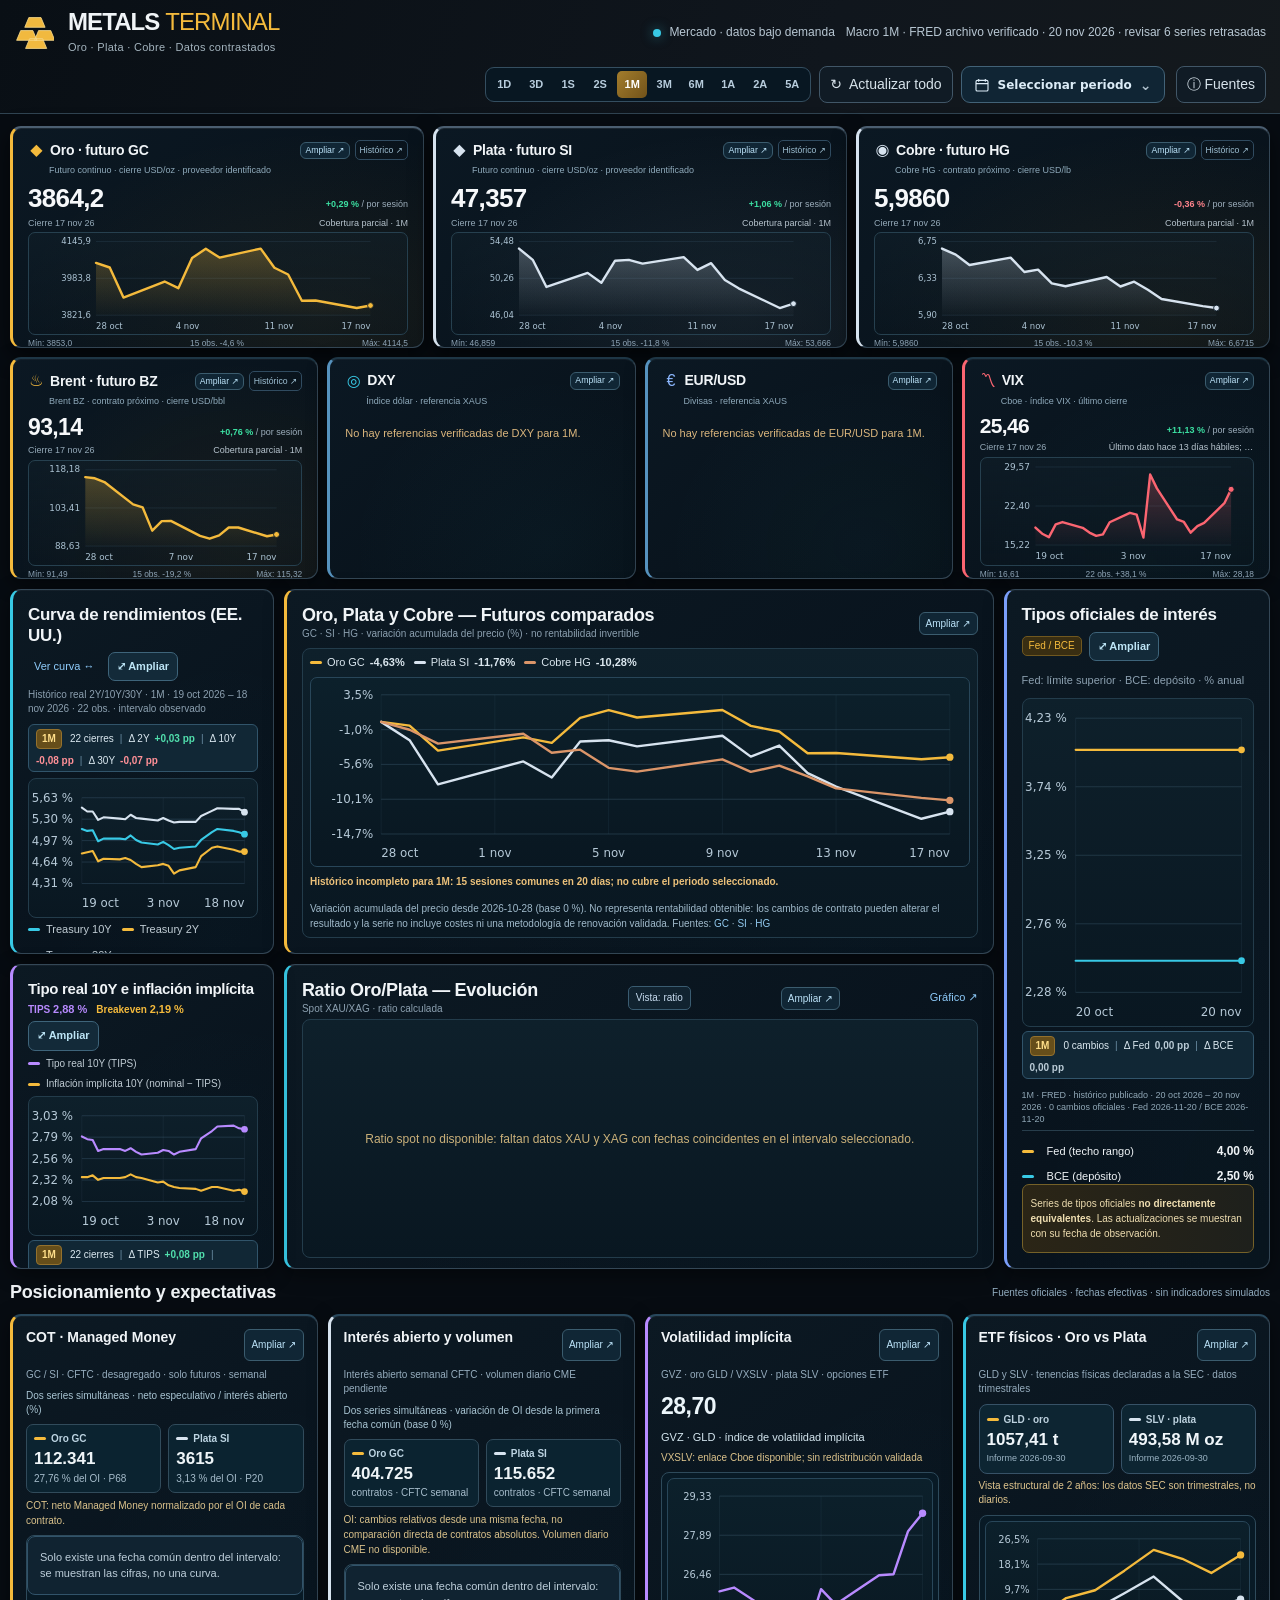
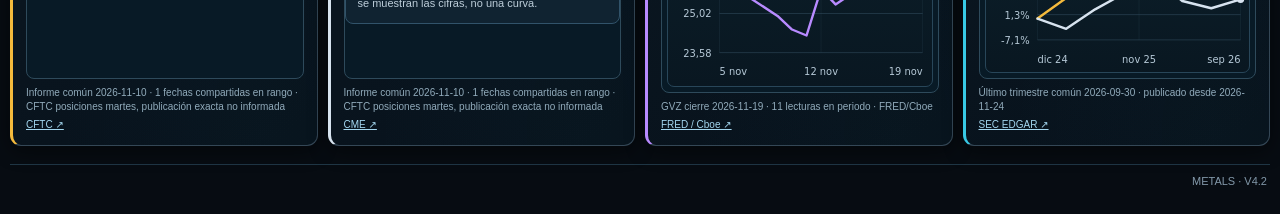
<file: preview/etf-compare/index.html>
<!doctype html>
<html lang="es">
<head><base href="../../">
<meta charset="utf-8" />
<meta name="viewport" content="width=device-width,initial-scale=1" />
<meta name="theme-color" content="#080e15" />
<meta name="description" content="Metals Terminal: seguimiento personal gratuito de oro, plata, curva Treasury, tipos reales, dólar y materias primas." />
<title>Metals Terminal · Oro y Plata</title>
<style>
:root{color-scheme:dark;--bg:#070c12;--panel:#0b151f;--panel2:#0d1822;--stroke:#344756;--stroke2:#1e3645;--text:#f0f4f7;--muted:#8ca0b0;--muted2:#607788;--gold:#f4ba3c;--silver:#d7e3ef;--cyan:#38c9e5;--green:#35da91;--red:#fb6571;--purple:#b88aff;--shadow:0 5px 20px #0007;--radius:11px;--gap:10px}
*{box-sizing:border-box}html,body{margin:0;min-height:100%;background:var(--bg);color:var(--text);font:14px/1.38 Inter,Segoe UI,Arial,system-ui,sans-serif}button{font:inherit;color:inherit;cursor:pointer}button:focus-visible,a:focus-visible{outline:2px solid var(--cyan);outline-offset:2px}a{color:#a3dcff}svg{display:block}
.site{max-width:1920px;margin:auto; padding:0 10px 16px}.header{height:74px;border-bottom:1px solid #304452;display:flex;align-items:center;gap:22px;padding:0 14px;margin:0 -10px 12px;background:linear-gradient(110deg,#090f15,#10161d 64%,#14191d 100%)}.brand{display:flex;gap:13px;align-items:center;min-width:0}.brand-icon{display:flex;align-items:center;justify-content:center;font-size:27px;color:var(--gold);width:41px;height:38px}.brand-title{font-size:29px;line-height:1;font-weight:800;white-space:nowrap;letter-spacing:-.9px}.brand-title em{font-style:normal;color:var(--gold);font-weight:350}.subtitle{font-size:11px;color:#a4b4be;letter-spacing:.3px;margin-top:6px}.header-space{flex:1}.status{display:flex;align-items:center;gap:8px;font-size:12px;color:#b8c7d3;white-space:nowrap}.dot{width:8px;height:8px;border-radius:50%;background:var(--cyan);box-shadow:0 0 12px #38c9e580}.outline-button{border:1px solid #415667;background:#101b25;border-radius:8px;padding:8px 10px;color:#d7e3eb;transition:.2s}.outline-button:hover{border-color:var(--gold);background:#19232b}.header-action{display:flex;align-items:center;gap:7px}.micro{font-size:11px;color:var(--muted);line-height:1.35}.micro strong{color:var(--text)}.top-grid{display:grid;grid-template-columns:repeat(6,minmax(0,1fr));gap:var(--gap);margin-bottom:var(--gap)}
.panel,.ticker-card{border:1px solid var(--stroke);background:linear-gradient(148deg,#0b151e,#071018 95%);border-radius:var(--radius);overflow:hidden;box-shadow:inset 0 1px #ffffff09,var(--shadow)}.ticker-card{height:126px;position:relative;padding:12px 13px 6px;min-width:0;border-top:2px solid var(--stroke2)}.ticker-card.gold{border-left:3px solid var(--gold)}.ticker-card.silver{border-left:3px solid var(--silver)}.ticker-card.ratio{border-left:3px solid var(--cyan)}.ticker-card.currency{border-left:3px solid #5692be}.ticker-card.risk{border-left:3px solid var(--red)}.card-heading{display:flex;align-items:center;gap:8px;min-width:0}.glyph{font-size:18px;line-height:1;color:var(--gold);display:inline-grid;place-items:center;width:22px}.card-heading h2{font-size:14px;margin:0;overflow:hidden;text-overflow:ellipsis;white-space:nowrap;font-weight:740}.card-caption{font-size:10px;color:var(--muted);margin:4px 0 0 30px;white-space:nowrap;overflow:hidden;text-overflow:ellipsis}.quote-slot{position:relative;height:70px;margin:5px -5px 0 0;overflow:hidden}.tv-frame{width:100%;height:100%;position:relative}.tv-credit{font-size:9px;color:var(--muted2);text-align:right;margin-top:0}.tv-frame .tradingview-widget-container{width:100%;height:100%}.tv-frame .tradingview-widget-container__widget{height:100%;width:100%}.tv-fallback{position:absolute;inset:0;display:flex;align-items:center;justify-content:center;gap:7px;color:#708597;font-size:11px;pointer-events:none}.tv-frame:has(iframe) .tv-fallback{display:none}.tv-frame .tradingview-widget-copyright{font-size:9px}.quote-slot .tradingview-widget-container{width:100%;height:100%;position:relative}.quote-slot .tradingview-widget-container__widget{height:100%;width:100%}.quote-slot:has(iframe) > .tv-fallback{display:none}.ticker-card a.stretch{position:absolute;inset:0;z-index:0;pointer-events:none}
.dashboard{display:grid;grid-template-columns:minmax(0,1.1fr) minmax(0,.95fr) minmax(0,1fr) minmax(0,1fr);grid-template-areas:'curve main main policy' 'curve ratio ratio policy' 'reals reals brent copper';gap:var(--gap);grid-template-rows:315px 170px 191px}.panel{padding:15px;min-width:0;min-height:0;position:relative}.panel-title{font-size:18px;letter-spacing:-.3px;font-weight:760;margin:0;line-height:1.18}.panel-head{display:flex;align-items:center;justify-content:space-between;gap:8px;margin-bottom:7px}.panel-caption{color:var(--muted);font-size:11px;margin:5px 0 10px}.curve-panel{grid-area:curve;display:flex;flex-direction:column}.main-panel{grid-area:main;display:flex;flex-direction:column}.ratio-panel{grid-area:ratio;display:flex;flex-direction:column}.policy-panel{grid-area:policy;display:flex;flex-direction:column}.real-panel{grid-area:reals;display:flex;flex-direction:column}.commodities-grid{display:contents}.commodities-grid .commodity:first-child{grid-area:brent}.commodities-grid .commodity:last-child{grid-area:copper}
.chart-container{position:relative;min-height:0;flex:1;width:100%}.chart-container svg{width:100%;height:100%;overflow:visible}.chart-container .axis-text{font:10px Inter,Segoe UI,Arial,sans-serif;fill:#91a3b3}.chart-container .grid{stroke:#29404e;stroke-width:.7;stroke-opacity:.8}.chart-container .stroke-gold{fill:none;stroke:var(--gold);stroke-width:2.5;stroke-linejoin:round;stroke-linecap:round}.chart-container .stroke-cyan{fill:none;stroke:var(--cyan);stroke-width:2.5;stroke-linejoin:round;stroke-linecap:round}.chart-container .stroke-silver{fill:none;stroke:var(--silver);stroke-width:2.5;stroke-linejoin:round;stroke-linecap:round}.chart-container .stroke-purple{fill:none;stroke:var(--purple);stroke-width:2.5;stroke-linejoin:round;stroke-linecap:round}.legend{display:flex;gap:13px;flex-wrap:wrap;font-size:11px;align-items:center;margin:6px 0 7px}.legend span{display:flex;align-items:center;gap:6px;color:#c0ccd4}.swatch{width:12px;height:3px;border-radius:2px;background:var(--gold)}.swatch.cyan{background:var(--cyan)}.swatch.silver{background:var(--silver)}.swatch.purple{background:var(--purple)}.control-group{display:flex;gap:2px;border:1px solid #324653;border-radius:7px;padding:2px;background:#07111a;flex-shrink:0}.control-group button{font-size:10px;padding:4px 8px;border:0;border-radius:5px;background:transparent;color:#d0dce4}.control-group button.active,.control-group button:hover{background:linear-gradient(155deg,#b8891a,#815d12);color:#fff}.data-line{border-top:1px solid #253b48;padding-top:10px;margin-top:9px;display:grid;grid-template-columns:1fr 1fr 1fr;gap:8px}.data-metric{display:flex;align-items:center;justify-content:space-between;gap:6px;font-size:12px}.data-metric em{font-style:normal;color:#93aaba}.data-metric strong{font-weight:730;font-size:13px}.data-metric .green{color:var(--green)}.data-metric .red{color:var(--red)}.curve-bottom{border-top:1px solid #273d4b;padding-top:10px;margin-top:5px}.mini-stats{display:grid;grid-template-columns:1fr auto;gap:5px 12px;font-size:12px;margin-top:8px}.mini-stats div:nth-child(2n){font-weight:750;text-align:right}.mini-stats .positive{color:var(--green)}.curve-panel .chart-container{flex:0 0 225px}.yield-note{font-size:10px;color:#8497a5;margin-top:auto}.main-title-extra{font-size:10px;color:var(--muted)}.tv-chart{height:100%;min-height:0;position:relative;background:#071119;border-radius:6px;overflow:hidden}.tv-chart .tradingview-widget-container{height:100%;width:100%}.tv-chart .tradingview-widget-container__widget{height:100%;width:100%}.tv-loader{position:absolute;inset:0;display:flex;align-items:center;justify-content:center;color:#6c8295;font-size:12px;pointer-events:none}.tv-chart:has(iframe) .tv-loader{display:none}.link-small{background:none;border:none;color:#8ecbfa;font-size:11px;text-decoration:none;cursor:pointer}.link-small:hover{text-decoration:underline}.ratio-panel .tv-chart{flex:1}.mini-action{display:flex;align-items:center;justify-content:space-between;gap:6px;border:1px solid #465e69;border-radius:6px;padding:4px 6px;font-size:11px;color:#adbeca;background:#101d28}.small-tag{font-size:10px;color:var(--gold);background:#392e12;border:1px solid #70581f;padding:2px 6px;border-radius:5px;white-space:nowrap}.policy-panel .chart-container{flex:1;max-height:265px}.policy-legend{display:grid;grid-template-columns:1fr auto;gap:8px 4px;border-top:1px solid #273d4b;margin-top:5px;padding-top:12px;font-size:12px}.policy-legend strong{text-align:right;font-weight:760}.policy-legend .legend{margin:0}.source-meta{margin-top:auto;padding:11px 8px;background:linear-gradient(90deg,#2b2516,#1e201c);border:1px solid #756128;border-radius:7px;font-size:10px;color:#eeddb0;line-height:1.5}.real-panel .legend{margin-top:6px}.real-panel .chart-container{flex:1}.real-top-stats{margin-left:auto;display:flex;gap:15px;font-size:11px;font-weight:770}.real-top-stats strong{font-size:13px}.commodity{padding:13px;display:flex;flex-direction:column}.commodity .quote-slot{flex:1;margin-top:14px;height:75px}.commodity .card-heading h2{font-size:15px}.commodity .card-caption{margin-left:30px}.commodity .tv-fallback{font-size:10px}.footnote{border-top:1px solid #203746;margin-top:11px;padding:9px 3px;display:flex;justify-content:space-between;gap:14px;color:#8298a9;font-size:11px}.footnote a{color:#9ac6e6}.method{max-width:980px;line-height:1.65;color:#b9cad7;margin:auto}.method h2{font-size:17px;color:#f0f4f7}.method code{color:#f9ca6c}.method p{margin:8px 0}.method ul{padding-left:24px}.modal{position:fixed;inset:0;background:#000b;display:none;place-items:center;z-index:50;padding:20px}.modal.open{display:grid}.modal-card{width:min(650px,100%);background:#111e29;border:1px solid #456174;border-radius:14px;padding:22px;box-shadow:0 22px 80px #000b}.modal-top{display:flex;justify-content:space-between;gap:10px;align-items:center}.modal-top button{border:1px solid #4d6575;border-radius:8px;background:#1e2b35;padding:5px 9px}.sr-only{position:absolute;width:1px;height:1px;overflow:hidden;clip:rect(0,0,0,0)}
@media(max-width:1280px){.brand-title{font-size:24px}.top-grid{grid-template-columns:repeat(3,minmax(0,1fr))}.dashboard{grid-template-columns:minmax(0,38fr) minmax(0,62fr);grid-template-areas:'curve main' 'curve ratio' 'policy reals' 'commodities reals';grid-template-rows:295px 165px 235px 175px}.commodities-grid{grid-area:commodities;display:grid;grid-template-columns:repeat(2,minmax(0,1fr));gap:var(--gap)}.commodities-grid .commodity{grid-area:auto!important}.curve-panel .chart-container{flex:1}.policy-panel .chart-container{max-height:none}.commodities-grid{min-height:0}}@media(max-width:780px){.header{height:auto;padding:15px 14px;flex-wrap:wrap}.header-space{display:none}.brand{width:100%}.top-grid{grid-template-columns:repeat(2,minmax(0,1fr))}.dashboard{display:flex;flex-direction:column}.curve-panel,.main-panel,.ratio-panel,.policy-panel,.real-panel{height:340px;min-height:340px}.main-panel{height:430px}.ratio-panel{height:250px;min-height:250px}.policy-panel{height:310px;min-height:310px}.real-panel{height:260px;min-height:260px}.commodities-grid{height:155px}.curve-panel .chart-container{flex:1}.panel-title{font-size:16px}.ticker-card{height:123px}.footnote{flex-direction:column}}@media(max-width:410px){.card-heading h2{font-size:12px}.quote-slot{height:68px}.ticker-card{padding:10px 8px}.header-action{font-size:11px}.brand-title{font-size:23px}.control-group button{padding:4px 5px}.real-top-stats{font-size:9px;gap:7px}}

/* Provider-links fallback: preserve original dashboard layout and never simulate prices. */
.provider-mini{display:flex;align-items:center;justify-content:space-between;gap:6px;height:100%;font-size:10px;color:#92a8ba;line-height:1.4}
.provider-mini a,.provider-link{display:inline-flex;align-items:center;justify-content:center;border:1px solid #415d72;border-radius:6px;background:linear-gradient(120deg,#172d3b,#0e202b);padding:6px 9px;color:#d7ebfa;text-decoration:none;font-weight:650;white-space:nowrap}
.provider-mini a:hover,.provider-link:hover{border-color:#81b8d5;background:#203a4b}
.external-futures{height:100%;padding:8px 6px;display:grid;grid-template-rows:auto 1fr auto;gap:13px;color:#c6d8e4}
.external-futures .note{color:#96adbd;font-size:12px;line-height:1.5}
.external-options{display:grid;grid-template-columns:1fr 1fr;gap:12px;align-items:stretch}
.external-item{display:flex;flex-direction:column;align-items:flex-start;justify-content:center;gap:8px;border:1px solid #2c4655;background:linear-gradient(120deg,#111f2b,#0c1621);border-radius:10px;padding:16px}
.external-item strong{font-size:16px;color:#e9f2f7}
.external-item:nth-child(1){border-left:3px solid var(--gold)}.external-item:nth-child(2){border-left:3px solid var(--silver)}
.external-item p{font-size:11px;color:#a4b8c9;margin:0}
.external-foot{display:flex;align-items:center;justify-content:space-between;gap:8px;border-top:1px solid #2a4454;padding-top:9px;font-size:10px;color:#889eaf}
.external-foot a{color:#acd4eb}
@media(max-width:700px){.external-options{gap:7px}.external-item{padding:10px}.external-item strong{font-size:13px}.provider-mini{font-size:9px}}


.native-range{display:flex;gap:3px;flex-wrap:wrap}.native-range button{border:1px solid #355062;border-radius:5px;background:#11212b;color:#c9d6e0;padding:4px 7px;font-size:10px}.native-range button.active,.native-range button:hover{background:#9e761f;color:#fff;border-color:#d0a345}
.native-card{height:100%;display:flex;flex-direction:column;gap:1px;padding:0 3px}.native-num{font-size:23px;font-weight:760;color:#eef4f8;letter-spacing:-.5px}.native-meta{display:flex;justify-content:space-between;font-size:10px;color:#9cabb9}.native-positive{color:#4cdb9d}.native-negative{color:#fa858b}.native-spark{width:100%;height:22px;display:block;margin-top:auto}
.native-canvas{display:flex;flex-direction:column;height:100%;gap:4px;padding:3px}.native-canvas .native-caption{font-size:10px;color:#9bb0c1}.native-canvas .native-series{flex:1;min-height:0;position:relative}.native-canvas svg{display:block;width:100%;height:100%}.native-canvas .native-tip{position:absolute;display:none;top:9px;left:30%;background:#06151eea;border:1px solid #55788a;border-radius:6px;padding:7px 9px;z-index:5;font-size:11px;pointer-events:none;white-space:nowrap}.native-canvas .native-legend{display:flex;flex-wrap:wrap;gap:15px;align-items:center;color:#cdd8df;font-size:11px}.native-canvas .native-legend span{display:inline-flex;gap:6px;align-items:center}.native-dot{width:12px;height:3px;border-radius:2px;display:inline-block}.native-canvas .native-note{display:flex;justify-content:space-between;gap:12px;color:#8ba2b3;font-size:10px;flex-wrap:wrap}.native-note a{color:#91c8ed;text-decoration:none}.native-error{display:flex;flex-direction:column;justify-content:center;align-items:center;height:100%;gap:12px;color:#cbb17a;font-size:12px;line-height:1.5;text-align:center;padding:14px}.native-error a{color:#a3d5f4}
@media(max-width:1100px){.native-num{font-size:19px}.native-range button{font-size:9px;padding:3px 4px}}

/* Time windows and genuinely legible ratio/inspection charts */
.dashboard{grid-template-rows:315px 245px 250px}
.ratio-panel .tv-chart{min-height:165px}
.ratio-panel{padding-bottom:10px}
.ratio-panel .native-canvas .native-series{min-height:140px}
.macro-range{display:flex;gap:2px;border:1px solid #2c485b;background:#07141f;border-radius:6px;padding:2px;flex-shrink:0}
.macro-range button{padding:4px 7px;font-size:10px;color:#aebfcd;background:transparent;border:0;border-radius:4px;white-space:nowrap}
.macro-range button.active,.macro-range button:hover{background:#7f6123;color:#fff}
.macro-controls{display:flex;gap:7px;align-items:center;flex-wrap:wrap;justify-content:flex-end}
.macro-controls .link-small{white-space:nowrap}
.ratio-view-toggle{font-size:10px;color:#c8dcf0;background:#112330;border:1px solid #3a5c71;border-radius:5px;padding:4px 7px;cursor:pointer}
.ratio-panel .panel-head{margin-bottom:3px}
.market-inspect{border:1px solid #4b697a;color:#a6daed;background:#12232e;border-radius:6px;font-size:10px;padding:5px 8px;cursor:pointer}
.market-inspect:hover{border-color:#86c8e7}
@media(max-width:1280px){.dashboard{grid-template-rows:335px 240px 275px 210px}}
@media(max-width:780px){.dashboard{display:flex}.curve-panel,.main-panel{height:400px;min-height:400px}.ratio-panel{height:320px;min-height:320px}.policy-panel{height:350px;min-height:350px}.real-panel{height:315px;min-height:315px}.macro-controls{justify-content:flex-start}}
@media(max-width:480px){.panel-head{flex-wrap:wrap}.macro-controls{width:100%}.macro-range button{padding:3px 7px}}

/* Expandable analytical market charts; no third-party API keys or scheduled jobs */
.commodity .tv-chart{flex:1;min-height:165px;width:100%;margin-top:6px}
.commodity .card-heading{justify-content:space-between}
.commodity .card-caption{margin-left:0;white-space:normal;line-height:1.5}
.commodity .card-heading h2{font-size:14px;display:flex;gap:6px;align-items:center}
.market-inspect{background:#132733;color:#b5daee;border:1px solid #3b667b;border-radius:6px;padding:4px 7px;font-size:10px;white-space:nowrap;cursor:pointer}
.market-inspect:hover{background:#234356}
.detail-overlay[hidden]{display:none}
.detail-overlay{position:fixed;inset:0;z-index:100;background:#000c;display:grid;place-items:center;padding:15px}
.detail-box{width:min(1100px,98vw);height:min(750px,92vh);min-height:380px;background:linear-gradient(145deg,#0d1e2a,#07131d);border:1px solid #466577;box-shadow:0 20px 55px #000c;border-radius:14px;display:flex;flex-direction:column;padding:18px;gap:10px}
.detail-head{display:flex;align-items:center;justify-content:space-between;gap:14px}
.detail-head h2{font-size:20px;margin:0}
.detail-actions{display:flex;align-items:center;gap:9px}
.detail-chart{min-height:0;flex:1;overflow:hidden}
.detail-chart .native-canvas{min-height:100%}
.detail-foot{font-size:11px;color:#92a8bc}
@media(max-width:780px){.commodity .tv-chart{min-height:170px}.commodities-grid{height:auto;min-height:240px;grid-template-columns:1fr}.commodity{min-height:230px}.detail-box{height:min(780px,94vh);padding:11px}.detail-head h2{font-size:15px}}

/* Featured verified futures closes: two large, date-aware cards with auto-scaled 15-session charts. */
.top-grid{grid-template-columns:2fr 2fr 1fr 1fr 1fr 1fr;align-items:stretch}
.top-grid .ticker-card{height:215px;min-width:0}
.top-grid .ticker-card:not(.metal-feature) .quote-slot{height:calc(100% - 55px);margin-top:8px}
.top-grid .ticker-card:not(.metal-feature) .native-spark{height:64px;max-height:66px}
.metal-feature{padding:12px 15px 9px!important;background:radial-gradient(ellipse at 75% 85%,rgba(245,186,60,.065),transparent 70%),linear-gradient(140deg,#0b1823,#071018)!important}
.metal-feature.silver{background:radial-gradient(ellipse at 75% 85%,rgba(207,224,238,.075),transparent 70%),linear-gradient(140deg,#0b1823,#071018)!important}
.metal-feature .card-heading h2{font-size:16px}
.metal-feature .card-caption{font-size:10px;margin-left:30px;color:#8faabb}
.metal-source-link{margin-left:auto;font-size:10px;color:#9ebfd2;text-decoration:none;border:1px solid #304b60;border-radius:5px;padding:3px 7px;white-space:nowrap}
.metal-source-link:hover{border-color:#83b8d0}
.metal-futures-slot{height:160px!important;margin:7px 0 0!important;overflow:visible!important}
.metal-content{height:100%;display:flex;flex-direction:column;gap:3px}
.metal-line1{display:flex;align-items:baseline;justify-content:space-between;gap:8px}
.metal-main-price{font-size:27px;font-weight:785;letter-spacing:-.65px;color:#f6f8fa;line-height:1.2;font-variant-numeric:tabular-nums}
.metal-day-change{font-size:12px;font-weight:700;white-space:nowrap}
.metal-day-change.pos{color:#3ce0a2}.metal-day-change.neg{color:#ff838c}
.metal-timestamp{font-size:9px;color:#95aab9;display:flex;justify-content:space-between;gap:5px;align-items:center}
.metal-timestamp .delayed{color:#b7c4ce;font-weight:500}
.metal-spark-outer{height:80px;flex:1;min-height:67px;position:relative;overflow:hidden;border-radius:7px;background:linear-gradient(180deg,#11202a80,#0a161f40);border:1px solid #26404f}
.metal-spark-outer svg{width:100%;height:100%;display:block}
.metal-spark-outer .metal-marker{font-size:9px;fill:#9cb1bd;font-family:Inter,Segoe UI,Arial,sans-serif}
.metal-spark-outer .metal-hit{fill:transparent;cursor:crosshair}
.metal-spark-outer .metal-hover{display:none;position:absolute;top:4px;right:7px;background:#091722ee;border:1px solid #456678;color:#e8f1f8;font-size:10px;padding:3px 6px;border-radius:5px;pointer-events:none}
.metal-spark-outer:hover .metal-hover{display:block}
.metal-scale{display:flex;justify-content:space-between;align-items:center;gap:5px;font-size:9px;color:#8fa5b7}
.metal-scale span{white-space:nowrap}
.metal-wait{font-size:11px;line-height:1.6;color:#97b5c9;padding:12px}
.metal-error{font-size:11px;line-height:1.6;color:#dbb67d;padding:12px 0}
.metal-error a{color:#a3d1ed}
@media(max-width:1280px){.top-grid{grid-template-columns:repeat(4,minmax(0,1fr))}.top-grid .metal-feature{grid-column:span 2}.top-grid .ticker-card:not(.metal-feature){height:135px}.top-grid .ticker-card:not(.metal-feature) .quote-slot{height:70px}}
@media(max-width:660px){.top-grid{grid-template-columns:repeat(2,minmax(0,1fr))}.top-grid .metal-feature{grid-column:span 2}.top-grid .ticker-card:not(.metal-feature){height:145px}.metal-main-price{font-size:25px}}


/* Unified native dark premium styling: all quote cards and macro panels */
.top-grid{grid-template-columns:minmax(0,1.8fr) minmax(0,1.8fr) minmax(0,1.12fr) minmax(0,1.12fr) minmax(0,1.12fr);align-items:stretch}
.top-grid .ticker-card,.top-grid .ticker-card:not(.metal-feature){height:272px;min-width:0;padding:14px 13px 12px}
.top-grid .ticker-card .metal-futures-slot{height:193px!important;margin:10px 0 0!important;overflow:hidden!important}
.ticker-card.market-feature{background:radial-gradient(ellipse at 72% 85%,rgba(56,201,229,.035),transparent 65%),linear-gradient(140deg,#0b1823,#071018)!important}
.top-grid .ticker-card .metal-content{gap:6px}
.top-grid .ticker-card .metal-spark-outer{min-height:99px}
.top-grid .market-feature .metal-main-price{font-size:26px}
.top-grid .market-feature .metal-day-change{font-size:10px}
.top-grid .market-feature .metal-scale{font-size:9px}
.top-grid .market-feature .metal-timestamp{font-size:9px}
.top-grid .metal-feature .card-heading h2{font-size:16px}
.top-grid .metal-feature .card-caption{margin-left:29px;font-size:10px}
.panel{background:radial-gradient(ellipse at 82% 97%,rgba(56,201,229,.022),transparent 60%),linear-gradient(145deg,#0c1923,#07111b 95%)}
.chart-container,.tv-chart{border:1px solid #233c4b;border-radius:8px;background:linear-gradient(180deg,#0e202b,#091721)!important}
.curve-panel{border-left:3px solid #38c9e5}.main-panel{border-left:3px solid var(--gold)}
.ratio-panel{border-left:3px solid var(--cyan)}.policy-panel{border-left:3px solid #7b9efa}
.real-panel{border-left:3px solid var(--purple)}
.commodity-native{border-left:3px solid var(--gold);min-width:0}
.commodity-native:last-child{border-left:3px solid var(--silver)}
.commodity-native .card-caption{margin:5px 0 0 0!important;font-size:10px}
.commodity-native .metal-futures-slot{flex:1;height:180px!important;min-height:170px;margin:9px 0 0!important;overflow:hidden!important;width:100%}
.commodity-native .metal-content{gap:5px}
.commodity-native .metal-spark-outer{min-height:84px}
.commodity-native .metal-main-price{font-size:22px}
.commodity-native .metal-day-change{font-size:10px}
.macro-note{font-size:10px;color:#8aa5b5;margin:4px 0}
.real-panel .chart-container{min-height:135px}
.curve-panel .chart-container{min-height:185px}
.macro-range button.active{background:#947126;color:#fff;border-color:#dfb34e}
.macro-window-explain{font-size:10px;color:#9db5c4}
@media(max-width:1310px){.top-grid{grid-template-columns:repeat(6,minmax(0,1fr))}.top-grid .metal-feature:nth-child(-n+2){grid-column:span 3}.top-grid .market-feature{grid-column:span 2}}
@media(max-width:760px){.top-grid{grid-template-columns:repeat(2,minmax(0,1fr))}.top-grid .metal-feature:nth-child(-n+2){grid-column:span 2}.top-grid .market-feature{grid-column:span 1}.top-grid .ticker-card{height:245px}.top-grid .ticker-card .metal-futures-slot{height:165px!important}.commodity-native .metal-futures-slot{min-height:180px}}
@media(max-width:460px){.top-grid .market-feature{grid-column:span 2}.top-grid .ticker-card .metal-futures-slot{height:165px!important}}


/* Macro controls: one explicit time window per selection; same chronology as market */
.macro-range{max-width:100%;flex-wrap:wrap;justify-content:flex-start}
.macro-range button{padding:3px 5px;font-size:9px}
.macro-controls{min-width:0}
.panel-head{flex-wrap:wrap}
.curve-panel .chart-container{flex:1;min-height:160px}
.macro-caption{font-size:10px;line-height:1.45;color:#91a8b7;margin-top:5px}
@media(max-width:900px){.macro-range button{padding:3px 4px}}


/* Seven-asset market strip; GC, SI and HG get more space than FX and VIX. */
.top-grid{
 display:grid;align-items:stretch;gap:9px;
 grid-template-columns:minmax(0,2.35fr) minmax(0,2.35fr) minmax(0,2.1fr) minmax(0,1.65fr) minmax(0,1.18fr) minmax(0,1.18fr) minmax(0,1.18fr);
}
.top-grid .ticker-card,.top-grid .ticker-card:not(.metal-feature){
 height:239px;min-width:0;padding:11px 9px 9px;grid-column:auto;
}
.top-grid .ticker-card .metal-futures-slot{
 height:167px!important;min-height:0;margin:6px 0 0!important;overflow:hidden!important;
}
.top-grid .ticker-card .metal-content{gap:3px}
.top-grid .ticker-card .metal-spark-outer{min-height:72px}
.top-grid .ticker-card .metal-main-price{font-size:22px}
.top-grid .ticker-card .metal-day-change{font-size:9px}
.top-grid .ticker-card .metal-timestamp{font-size:9px;gap:2px}
.top-grid .ticker-card .metal-scale{font-size:8.4px;gap:2px;overflow:hidden}
.top-grid .ticker-card .metal-scale span{min-width:0}
.top-grid .ticker-card .card-heading h2{font-size:14px;letter-spacing:-.22px}
.top-grid .ticker-card .card-heading{gap:4px}
.top-grid .ticker-card .glyph{width:17px;font-size:16px;flex-shrink:0}
.top-grid .ticker-card .card-caption{
 margin:4px 0 0 21px!important;font-size:9px;white-space:nowrap;overflow:hidden;text-overflow:ellipsis;
}
.top-grid .ticker-card .metal-source-link,.top-grid .ticker-card .market-inspect{
 font-size:8.7px;padding:3px 4px;margin-left:auto;
}
.top-grid .ticker-card:nth-child(-n+3){
 border-top-color:#4b5e70;box-shadow:inset 0 1px #ffffff13,0 8px 22px #0009;
}
.top-grid .ticker-card:nth-child(-n+3) .metal-main-price{font-size:26px}
.top-grid .ticker-card:nth-child(-n+3) .metal-spark-outer{min-height:93px}
.top-grid .copper-feature{border-left:3px solid var(--silver)}
.top-grid .brent-feature{border-left:3px solid var(--gold)}
.top-grid .brent-feature .metal-main-price{font-size:23px}
.top-grid .market-feature .metal-main-price{font-size:21px}
.top-grid .market-feature .metal-day-change{font-size:9px}
.dashboard{
 grid-template-areas:'curve main main policy' 'curve ratio ratio policy' 'reals reals reals reals';
 grid-template-rows:300px 235px 235px;
}
@media(max-width:1370px){
 .top-grid{grid-template-columns:repeat(12,minmax(0,1fr));gap:9px}
 .top-grid .ticker-card:nth-child(-n+3){grid-column:span 4}
 .top-grid .ticker-card:nth-child(n+4){grid-column:span 3}
 .top-grid .ticker-card{height:222px}
}
@media(max-width:1280px){
 .dashboard{
  display:grid;grid-template-columns:repeat(2,minmax(0,1fr));
  grid-template-areas:'main main' 'ratio ratio' 'curve policy' 'reals reals';
  grid-template-rows:320px 220px 400px 240px;
 }
 .top-grid .ticker-card:nth-child(-n+3){grid-column:span 4}
 .top-grid .ticker-card:nth-child(n+4){grid-column:span 3}
}
@media(max-width:880px){
 .top-grid{grid-template-columns:repeat(2,minmax(0,1fr))}
 .top-grid .ticker-card:nth-child(-n+3),.top-grid .ticker-card:nth-child(n+4){grid-column:span 1}
 .top-grid .ticker-card:nth-child(-n+3){height:244px}
 .dashboard{display:flex;flex-direction:column}
}
@media(max-width:490px){
 .top-grid{grid-template-columns:repeat(2,minmax(0,1fr));gap:8px}
 .top-grid .ticker-card:nth-child(-n+3){grid-column:span 2}
 .top-grid .ticker-card:nth-child(n+4){grid-column:span 1}
 .top-grid .ticker-card .metal-futures-slot{height:160px!important}
 .top-grid .ticker-card{height:233px}
 .top-grid .market-feature .metal-main-price{font-size:20px}
}


/* V3.2 — Compact second-row arrangement: Treasury and TIPS flank the stacked
   gold/silver comparison; Fed/BCE stays visible without a third dashboard row. */
.dashboard{
 display:grid;
 grid-template-columns:minmax(0,1.08fr) minmax(0,1.18fr) minmax(0,1fr) minmax(0,1fr) minmax(0,1.05fr);
 grid-template-areas:
   "curve reals main main policy"
   "curve reals ratio ratio policy";
 grid-template-rows:300px 235px;
 gap:var(--gap);
 align-items:stretch;
}
.dashboard > .panel{min-width:0;min-height:0;height:auto}
.curve-panel{grid-area:curve}
.real-panel{grid-area:reals}
.main-panel{grid-area:main}
.ratio-panel{grid-area:ratio}
.policy-panel{grid-area:policy}
.curve-panel .chart-container{min-height:180px;flex:1 1 auto;max-height:none}
.real-panel .chart-container{min-height:205px;flex:1 1 auto;max-height:none}
.policy-panel .chart-container{min-height:180px;flex:1 1 auto;max-height:none}
.real-panel .panel-head{align-items:flex-start}
.real-panel .real-top-stats{margin-left:0}
.real-panel .legend{margin-top:5px;margin-bottom:8px;gap:9px}
.real-panel .legend span{font-size:10px}
.curve-panel .panel-head,.real-panel .panel-head,.policy-panel .panel-head{row-gap:6px}
.curve-panel .panel-head .panel-title,.real-panel .panel-head .panel-title,.policy-panel .panel-head .panel-title{font-size:17px}
.curve-panel .macro-controls,.policy-panel .macro-controls{justify-content:flex-start}
@media(max-width:1199px) and (min-width:881px){
 .dashboard{
  grid-template-columns:minmax(0,1fr) minmax(0,1fr) minmax(0,1.15fr) minmax(0,1.15fr);
  grid-template-areas:
    "curve reals main main"
    "curve reals ratio ratio"
    "policy policy policy policy";
  grid-template-rows:290px 230px 220px;
 }
 .policy-panel{display:flex;flex-direction:column}
 .policy-panel .chart-container{min-height:85px;max-height:none;flex:1}
 .policy-panel .source-meta{margin-top:6px;padding:5px 8px}
 .policy-panel .policy-legend{margin-top:3px;padding-top:4px}
}
@media(max-width:880px){
 .dashboard{display:flex;flex-direction:column;gap:var(--gap)}
 .dashboard .main-panel{order:0;min-height:385px;height:385px}
 .dashboard .ratio-panel{order:1;min-height:290px;height:290px}
 .dashboard .curve-panel{order:2;min-height:410px;height:410px}
 .dashboard .real-panel{order:3;min-height:360px;height:360px}
 .dashboard .policy-panel{order:4;min-height:365px;height:365px}
 .dashboard .curve-panel .chart-container{min-height:145px}
 .dashboard .real-panel .chart-container{min-height:165px}
 .dashboard .policy-panel .chart-container{min-height:130px}
}


/* V3.3: Treasury above TIPS; the comparison and ratio reclaim TIPS' former width. */
.dashboard{
 display:grid;
 grid-template-columns:minmax(0,1.06fr) minmax(0,2.85fr) minmax(0,1.07fr);
 grid-template-areas:
   "curve main policy"
   "reals ratio policy";
 grid-template-rows:300px 235px;
 gap:var(--gap);
 align-items:stretch;
}
.dashboard > .panel{min-width:0;min-height:0;height:auto}
.curve-panel{grid-area:curve}
.real-panel{grid-area:reals}
.main-panel{grid-area:main}
.ratio-panel{grid-area:ratio}
.policy-panel{grid-area:policy}
.curve-panel .chart-container{min-height:92px;flex:1 1 auto;max-height:none}
.curve-panel .panel-head{margin-bottom:4px}
.curve-panel .panel-caption{font-size:10px;margin:3px 0 5px}
.curve-panel .legend{margin:4px 0 3px;gap:7px;font-size:10px}
.curve-panel .curve-bottom{margin-top:2px;padding-top:5px}
.curve-panel .curve-bottom .panel-title{font-size:11px!important}
.curve-panel .mini-stats{
 display:grid;
 grid-template-columns:minmax(0,1fr) auto minmax(0,1fr) auto;
 gap:3px 5px;
 font-size:10px;
 margin-top:4px;
}
.curve-panel .mini-stats div:nth-child(2n){white-space:nowrap}
.curve-panel .yield-note{font-size:9px;margin-top:5px}
.real-panel .panel-head{margin-bottom:3px;row-gap:4px}
.real-panel .panel-head .panel-title{font-size:15px}
.real-panel .real-top-stats{font-size:10px;gap:9px}
.real-panel .real-top-stats strong{font-size:11px}
.real-panel .legend{margin:3px 0 5px;gap:7px}
.real-panel .legend span{font-size:10px}
.real-panel .chart-container{min-height:85px;flex:1 1 auto;max-height:none}
.real-panel .macro-caption{font-size:9px}
.policy-panel .chart-container{min-height:120px;flex:1 1 auto;max-height:none}
@media(max-width:1199px) and (min-width:881px){
 .dashboard{
  grid-template-columns:minmax(0,1fr) minmax(0,1.65fr);
  grid-template-areas:"curve main" "reals ratio" "policy policy";
  grid-template-rows:300px 235px 180px;
 }
 .policy-panel .chart-container{min-height:65px;max-height:none;flex:1 1 auto}
 .policy-panel .source-meta{margin-top:3px;padding:4px 7px}
 .policy-panel .policy-legend{margin-top:3px;padding-top:4px}
}
@media(max-width:880px){
 .dashboard{display:flex;flex-direction:column;gap:var(--gap)}
 .dashboard .main-panel{order:0;min-height:385px;height:385px}
 .dashboard .ratio-panel{order:1;min-height:290px;height:290px}
 .dashboard .curve-panel{order:2;min-height:365px;height:365px}
 .dashboard .real-panel{order:3;min-height:285px;height:285px}
 .dashboard .policy-panel{order:4;min-height:355px;height:355px}
 .dashboard .curve-panel .chart-container{min-height:120px}
 .dashboard .real-panel .chart-container{min-height:130px}
 .dashboard .policy-panel .chart-container{min-height:105px}
}


.global-market-controls{display:flex;align-items:center;gap:8px;flex-shrink:0}
.global-timeframes{display:flex;gap:2px;align-items:center;padding:3px;background:#081722;border:1px solid #344e60;border-radius:9px}
.global-timeframes button{font-size:11px;font-weight:650;min-width:32px;padding:7px 9px;border:0;background:transparent;border-radius:5px;color:#b8cddd}
.global-timeframes button.active,.global-timeframes button:hover{color:white;background:linear-gradient(130deg,#a37d2c,#71521a)}
.global-timeframes button:focus-visible{outline:2px solid #89b8d2}
.global-market-controls .header-action{white-space:nowrap}
@media(max-width:1480px){.header{height:auto;min-height:74px;flex-wrap:wrap;padding-top:10px;padding-bottom:10px;gap:11px}.global-market-controls{margin-left:auto}}
@media(max-width:930px){.global-market-controls{order:4;width:100%;justify-content:flex-end}}
@media(max-width:510px){.global-market-controls{justify-content:space-between}.global-timeframes button{min-width:30px;padding:6px}.header .global-market-controls .header-action{padding:8px 9px}}


/* Optional one-time historical data ingestion, inside methodology only. */
.historical-import{margin-top:18px;border-top:1px solid #3d5260;padding-top:13px}
.historical-import h3{font-size:14px;margin:0 0 5px;color:#e6eff5}
.historical-import label{display:block;font-size:12px;color:#f3cf85;font-weight:650;margin:10px 0 6px}
.historical-import input[type=file]{display:block;max-width:100%;color:#d0dbe4;background:#0b1c27;border:1px solid #426174;border-radius:7px;padding:8px;font-size:11px}
.historical-import-status{font-size:11px;color:#b6c9d7;margin-top:9px;white-space:pre-wrap}
.historical-import .import-note{font-size:11px;color:#b5a887}
.modal-card{max-height:92vh;overflow-y:auto}


/* Compact top tile: show source label legibly without pushing charts out. */
.top-grid .ticker-card .metal-timestamp{min-width:0;overflow:hidden;gap:4px}
.top-grid .ticker-card .metal-timestamp span{min-width:0}
.top-grid .ticker-card .metal-timestamp .delayed{
 white-space:nowrap;overflow:hidden;text-overflow:ellipsis;
 max-width:53%;flex:0 1 auto;text-align:right;
}
.top-grid .ticker-card .metal-timestamp > span:first-child{white-space:nowrap}


/* Ten shared timeframes in the header and in the expanded chart toolbar. */
.global-market-controls{min-width:0;flex-wrap:wrap;flex-shrink:1}
.global-timeframes{flex-wrap:wrap;max-width:100%;justify-content:flex-end}
.global-timeframes button{min-width:30px;padding:6px 7px}
@media(max-width:620px){
 .global-market-controls{width:100%;justify-content:flex-end}
 .global-timeframes{flex:1 1 100%;justify-content:space-between}
 .global-timeframes button{flex:1 1 35px;min-width:32px}
}

.detail-timeframes{flex:0 0 auto;align-self:stretch;justify-content:center;gap:4px;flex-wrap:wrap;padding:5px}
.detail-timeframes button{flex:0 1 auto;min-height:32px;min-width:42px}
/* Compact, accessible calendar dropdown shared by dashboard and expanded charts. */
.period-picker{position:relative;flex:0 0 auto;align-self:center;min-width:0;z-index:12}
.period-picker[open]{z-index:40}
.period-picker>summary{list-style:none;display:flex;align-items:center;justify-content:center;gap:8px;min-height:37px;padding:8px 12px;background:#102534;border:1px solid #426277;border-radius:9px;color:#dcecf7;cursor:pointer;user-select:none;white-space:nowrap;font:600 12px system-ui,-apple-system,"Segoe UI",sans-serif;transition:border-color .15s,background .15s}
.period-picker>summary::-webkit-details-marker{display:none}
.period-picker>summary::marker{content:""}
.period-picker>summary:hover,.period-picker>summary:focus-visible{border-color:#87afc4;background:#183448;outline-offset:2px}
.period-picker.active>summary{background:#28291c;border-color:#b38b29;color:#ffe4a1}
.period-picker-icon{width:16px;height:16px;flex:0 0 16px;stroke:currentColor;fill:none;stroke-width:1.7}
.period-picker-chevron{font-size:14px;opacity:.78;transition:transform .15s;line-height:1}
.period-picker[open] .period-picker-chevron{transform:rotate(180deg)}
.period-picker-selected{font-size:10px;font-weight:500;color:#efce76;white-space:nowrap}
.period-picker-selected:empty{display:none}
.period-picker .custom-date-form{position:absolute;top:calc(100% + 9px);right:0;z-index:45;width:340px;max-width:calc(100vw - 32px);display:flex;flex-direction:column;align-items:stretch;gap:11px;padding:16px;background:linear-gradient(155deg,#132838,#081824);border:1px solid #51748b;border-radius:12px;box-shadow:0 18px 50px #000b;color:#deebf3}
#detail-period-picker{align-self:center}
#detail-period-picker .custom-date-form{left:50%;right:auto;transform:translateX(-50%)}
.period-popover-heading{font-size:14px;font-weight:700;color:#f1f7fb}
.period-popover-caption{font-size:11px;line-height:1.4;color:#9fb8ca}
.period-date-fields{display:grid;grid-template-columns:1fr 1fr;gap:9px}
.period-date-fields label{display:flex;flex-direction:column;gap:6px;color:#bfd3e0;font-size:11px;font-weight:600}
.period-date-fields input[type=date]{width:100%;min-width:0;padding:9px 7px;border-radius:7px;border:1px solid #4f7186;background:#071824;color:#f0f7fa;color-scheme:dark;font-size:12px;font-family:inherit}
.period-date-fields input[type=date]:focus-visible{outline:2px solid #d9a931;outline-offset:1px}
.period-popover-actions{display:flex;gap:8px}
.period-popover-actions button{flex:1;min-height:35px;border-radius:7px;padding:8px 10px;font:650 12px system-ui,sans-serif;cursor:pointer}
.date-apply{background:#986f0f;color:#fff;border:1px solid #bd922e}
.date-apply:hover{background:#ae861a}
.date-reset{background:#162c3a;color:#c8dce8;border:1px solid #4d6c7f}
.date-reset:hover{background:#223c4c}
.date-feedback{font-size:10px;color:#9cb7c8;line-height:1.45;min-height:15px}
.custom-date-form[data-error] .date-feedback{color:#ffcd92}
@media(max-width:740px){.period-picker .custom-date-form{width:min(340px,calc(100vw - 30px))}#detail-period-picker .custom-date-form{left:50%;right:auto;transform:translateX(-50%)}.period-date-fields{grid-template-columns:1fr 1fr}}
@media(max-width:440px){#header-period-picker{margin-left:auto}.period-picker>summary{padding:8px 10px}.period-picker-selected{max-width:96px;overflow:hidden;text-overflow:ellipsis}.period-date-fields{grid-template-columns:1fr}}
@media(max-width:780px){
 .detail-timeframes{justify-content:space-between;gap:3px;padding:4px}
 .detail-timeframes button{flex:1 1 16%;min-width:0;padding:8px 3px}
 .detail-head{gap:8px}
 .detail-head h2{min-width:0;line-height:1.25}
 .detail-actions{flex-shrink:0}
}


/* Macro chart diagnostics visible to the user: period-specific moves, not only last rates. */
.macro-period-bar{flex:0 0 auto;min-height:20px;display:flex;align-items:center;gap:5px;flex-wrap:wrap;
 color:#dce9f1;font-size:10px;line-height:1.35;margin:4px 0 6px;padding:4px 7px;
 background:#112735;border:1px solid #31546a;border-radius:6px;font-variant-numeric:tabular-nums}
.macro-period-bar .macro-period-tag{font-weight:800;background:#664e1a;color:#ffdf8a;
 border:1px solid #94712d;border-radius:4px;padding:2px 5px;margin-right:3px}
.macro-period-bar strong{font-weight:750;color:#eaf6fc}
.macro-period-bar .macro-up{color:#51dfad}
.macro-period-bar .macro-down{color:#ff9097}
.macro-period-bar .macro-flat{color:#bacbd6}
.curve-panel .chart-container,.real-panel .chart-container,.policy-panel .chart-container{min-height:66px}
.curve-panel .yield-note{margin-top:auto}
.real-panel #real-dates,.policy-panel #policy-dates{font-size:9px;line-height:1.3}
@media(max-width:900px){.macro-period-bar{font-size:11px}}


/* Macro charts: native CSS-pixel viewport, readable axes, weekly samples at 2A/5A.
   Bigger touch targets and inspectable charts, without adding local time selectors. */
.macro-expand{
 background:#132a39;border:1px solid #3e647a;border-radius:7px;color:#bde5f6;
 font-size:11px;font-weight:650;white-space:nowrap;padding:6px 8px;cursor:pointer;
}
.macro-expand:hover,.macro-expand:focus-visible{border-color:#9dcde8;color:white;outline-offset:2px}
.curve-panel .macro-controls,.policy-panel .macro-controls{display:flex;gap:7px;align-items:center;flex-wrap:wrap}
.curve-panel .legend{gap:10px}
.curve-panel .legend>span{font-size:11px}
.chart-container svg[data-macro-svg]{display:block;width:100%;height:100%;overflow:hidden;touch-action:pan-y}
.chart-container .axis-text{font-family:system-ui,-apple-system,"Segoe UI",sans-serif;font-size:12px;font-weight:530;fill:#b6c9d7}
.chart-container .grid{stroke:#355164;stroke-width:.75;stroke-opacity:.65}
.chart-container .stroke-cyan,
.chart-container .stroke-gold,
.chart-container .stroke-silver,
.chart-container .stroke-purple{stroke-width:2.1;vector-effect:non-scaling-stroke}
.chart-container .macro-crosshair,.detail-chart .macro-crosshair{stroke:#a9dcec;stroke-width:1;stroke-dasharray:4 4;pointer-events:none;vector-effect:non-scaling-stroke;opacity:0}
.macro-hover-tip{
 position:absolute;z-index:5;top:8px;left:8px;max-width:calc(100% - 16px);
 background:#041521ee;border:1px solid #66869d;border-radius:8px;
 color:#eef8ff;font-size:11px;line-height:1.5;font-variant-numeric:tabular-nums;
 padding:6px 9px;box-shadow:0 6px 16px #0008;pointer-events:none;
 white-space:normal;display:none
}
.macro-hover-tip.visible{display:block}
.detail-chart.macro-focus-chart{position:relative;min-height:0;flex:1;border:1px solid #2d5268;border-radius:9px;background:#091c27}
.detail-chart.macro-focus-chart svg{width:100%;height:100%;display:block}
.detail-chart.macro-focus-chart .axis-text{fill:#c0d5e4;font-size:12px}
.detail-chart.macro-focus-chart .grid{stroke:#345369;stroke-opacity:.6}
.detail-chart.macro-focus-chart .stroke-cyan,
.detail-chart.macro-focus-chart .stroke-gold,
.detail-chart.macro-focus-chart .stroke-silver,
.detail-chart.macro-focus-chart .stroke-purple{stroke-width:2.3;vector-effect:non-scaling-stroke}
@media(min-width:1200px){
 .dashboard{grid-template-rows:365px 305px}
 .curve-panel .chart-container,.real-panel .chart-container,.policy-panel .chart-container{min-height:140px}
}
@media(max-width:880px){
 .dashboard .curve-panel{min-height:465px;height:465px}
 .dashboard .real-panel{min-height:395px;height:395px}
 .dashboard .policy-panel{min-height:430px;height:430px}
 .dashboard .curve-panel .chart-container{flex:1 1 195px;min-height:195px;max-height:none}
 .dashboard .real-panel .chart-container{flex:1 1 207px;min-height:207px;max-height:none}
 .dashboard .policy-panel .chart-container{flex:1 1 215px;min-height:215px;max-height:none}
 .chart-container .axis-text{font-size:12px}
 .curve-panel .panel-head .panel-title,.policy-panel .panel-head .panel-title{font-size:17px}
 .real-panel .panel-head .panel-title{font-size:16px}
 .macro-expand{min-height:31px}
}
@media(max-width:420px){
 .dashboard .curve-panel{min-height:480px;height:480px}
 .dashboard .real-panel{min-height:405px;height:405px}
 .dashboard .policy-panel{min-height:445px;height:445px}
 .curve-panel .legend{gap:7px}
 .curve-panel .legend>span{font-size:10px}
}


/* Let mobile cards grow when heading, legend or data source wraps. Plot height
   remains genuinely usable; never crop 5Y axes to satisfy a fixed card height. */
@media(max-width:880px){
 .dashboard .curve-panel,.dashboard .real-panel,.dashboard .policy-panel{height:auto!important}
 .dashboard .curve-panel .chart-container{height:220px;min-height:220px;flex:0 0 220px;max-height:none}
 .dashboard .real-panel .chart-container{height:225px;min-height:225px;flex:0 0 225px;max-height:none}
 .dashboard .policy-panel .chart-container{height:225px;min-height:225px;flex:0 0 225px;max-height:none}
 .macro-period-bar{line-height:1.4}
}


/* V3.7 - cohesive market and macro chart presentation across desktop/mobile. */
.native-canvas{display:flex;flex-direction:column;height:100%;min-height:0;gap:7px;padding:6px 7px}
.native-canvas .native-series{position:relative;flex:1 1 auto;min-height:135px;overflow:hidden;background:linear-gradient(180deg,#0c202b,#091721);border:1px solid #284659;border-radius:7px}
.native-canvas svg[data-market-svg]{display:block;width:100%;height:100%;overflow:hidden;touch-action:pan-y}
.native-canvas .native-axis{font-family:system-ui,-apple-system,"Segoe UI",sans-serif;font-size:12px;font-weight:520;fill:#b6c9d7}
.native-canvas .native-grid{stroke:#3b596d;stroke-width:.75;stroke-opacity:.6}
.native-canvas .native-legend{display:flex;gap:9px;align-items:center;flex-wrap:wrap;color:#dbe7ef;font-size:11px;line-height:1.4}
.native-canvas .native-legend span{display:inline-flex;align-items:center;gap:5px;min-width:0}
.native-canvas .native-legend strong{font-size:11px;white-space:nowrap;font-variant-numeric:tabular-nums}
.native-canvas .native-note{color:#a0bacb;font-size:10px;line-height:1.5;flex:0 0 auto}
.native-canvas .native-note strong{color:#e4c57e}
.native-canvas .native-tip{position:absolute;z-index:4;display:none;top:6px;left:6px;
 max-width:calc(100% - 12px);padding:6px 9px;background:#061823f2;
 border:1px solid #6890a9;border-radius:7px;color:#eaf8ff;
 font-size:11px;line-height:1.4;white-space:normal;pointer-events:none;box-shadow:0 6px 19px #0007}
.native-canvas .native-tip.visible{display:block}
.native-canvas .market-crosshair{stroke:#9fc8dd;stroke-width:1;stroke-dasharray:4 4;opacity:0;vector-effect:non-scaling-stroke}
.market-inspect{border:1px solid #3b5c6e;border-radius:6px;background:#102635;color:#bce3f9;
 font-size:10px;line-height:1.1;padding:5px 6px;white-space:nowrap;cursor:pointer}
.market-inspect:hover,.market-inspect:focus-visible{border-color:#91c1da;color:#fff}
.top-grid .ticker-card .card-heading{display:flex;align-items:center;gap:5px;flex-wrap:wrap}
.top-grid .ticker-card .card-heading h2{flex:1 1 auto;min-width:0}
.top-grid .ticker-card .market-inspect{order:1;margin-left:auto}
.top-grid .ticker-card .metal-source-link{order:2}
.top-grid .ticker-card .metal-marker{font:11px system-ui,-apple-system,"Segoe UI",sans-serif;fill:#bed0de}
.top-grid .ticker-card .metal-hover{display:block;opacity:0;max-width:calc(100% - 12px);white-space:normal;
 font-size:11px;padding:5px 7px;transition:opacity .12s}
.top-grid .ticker-card .metal-hover.visible{opacity:1}
.top-grid .ticker-card .metal-spark-outer svg[data-market-tile-svg]{overflow:hidden;touch-action:pan-y}
.top-grid .ticker-card .metal-spark-outer .market-axis{font:10px system-ui,-apple-system,"Segoe UI",sans-serif;fill:#acc3d3}
.top-grid .ticker-card .metal-spark-outer .market-grid{stroke:#3d5b6e;stroke-width:.65;stroke-opacity:.45}
.top-grid .ticker-card .metal-spark-outer .market-crosshair{stroke:#a9dcec;stroke-width:1;stroke-dasharray:4 4;pointer-events:none;vector-effect:non-scaling-stroke;opacity:0}
.detail-chart .native-canvas{height:100%;min-height:0}
.detail-chart .native-canvas .native-series{min-height:190px}
.detail-chart .native-canvas .native-axis{font-size:12px}
.main-panel .native-canvas .native-series,.ratio-panel .native-canvas .native-series{min-height:140px}
@media(max-width:880px){
 .dashboard .main-panel{min-height:410px;height:auto}
 .dashboard .ratio-panel{min-height:345px;height:auto}
 .main-panel .native-canvas .native-series{min-height:225px}
 .ratio-panel .native-canvas .native-series{min-height:195px}
 .top-grid .ticker-card .metal-spark-outer{min-height:81px}
 .top-grid .ticker-card .card-heading h2{font-size:14px}
}
@media(max-width:520px){
 .top-grid .ticker-card .market-inspect{font-size:9px;padding:4px 5px}
 .top-grid .ticker-card .metal-source-link{font-size:9px}
 .main-panel .native-canvas .native-series{min-height:215px}
 .ratio-panel .native-canvas .native-series{min-height:185px}
 .top-grid .ticker-card .metal-marker{font-size:10.5px}
}


/* On small two-column tiles keep expand action discoverable without crowding source link. */
@media(max-width:660px){
 .top-grid .ticker-card:nth-child(n+4) .market-inspect{font-size:0!important;min-width:26px;padding:4px 5px!important}
 .top-grid .ticker-card:nth-child(n+4) .market-inspect::before{content:"⤢";font-size:14px;line-height:1}
 .top-grid .ticker-card:nth-child(n+4) .card-heading{gap:4px}
 .top-grid .ticker-card:nth-child(n+4) .metal-source-link{font-size:9px}
}


.mobile-jump-nav{display:none}
.metal-spark-unavailable{display:flex;align-items:center;justify-content:center;text-align:center;
 color:#b4cad7;font-size:12px;line-height:1.45;padding:8px 14px}
@media(max-width:880px){
 .mobile-jump-nav{display:flex;position:sticky;top:0;z-index:25;gap:5px;justify-content:space-between;
 margin:0 0 8px;padding:6px 7px;background:#081721f4;
 border:1px solid #29475b;border-radius:9px;box-shadow:0 4px 12px #0005}
 .mobile-jump-nav a{flex:1;min-width:0;padding:8px 4px;text-align:center;color:#b7d5e7;
 text-decoration:none;font-size:11px;font-weight:650;border:1px solid #294759;border-radius:6px}
 .mobile-jump-nav a:focus-visible,.mobile-jump-nav a:hover{border-color:#86cce9;color:#fff;background:#173446}
 #mercados,#comparativa,#macroeconomia{scroll-margin-top:58px}
}


/* V4 · additional research layer; keep every original market panel intact */
.v4-section{margin:12px 0 18px}
.v4-section-header{display:flex;align-items:center;justify-content:space-between;gap:12px;margin:0 0 9px}
.v4-section-header h2{font-size:18px;line-height:1.3;letter-spacing:-.2px;margin:0}
.v4-section-header small{font-size:10px;color:#92adc0}
.v4-grid{display:grid;grid-template-columns:repeat(4,minmax(0,1fr));gap:var(--gap)}
.v4-card{min-width:0;min-height:275px;display:flex;flex-direction:column;gap:7px;padding:13px;border-top:2px solid #28475b}
.v4-card:nth-child(1){border-left:3px solid var(--gold)}.v4-card:nth-child(2){border-left:3px solid var(--silver)}.v4-card:nth-child(3){border-left:3px solid var(--purple)}.v4-card:nth-child(4){border-left:3px solid var(--cyan)}
.v4-card-head{display:flex;align-items:start;justify-content:space-between;gap:8px}
.v4-card-head h3{margin:0;font-size:14px;line-height:1.2}
.v4-card-head .market-inspect{flex:0 0 auto;min-height:32px}
.v4-muted{font-size:10px;color:#96adbe;line-height:1.45}
.v4-status{min-height:45px;display:flex;flex-direction:column;gap:5px;color:#c6dbe8;font-size:11px;line-height:1.5}
.v4-stat{font-size:23px;font-weight:750;color:#ebf5fa;letter-spacing:-.5px;font-variant-numeric:tabular-nums}
.v4-smallstat{font-size:11px;color:#d5e7f0}
.v4-note{font-size:10px;color:#dbc28b}
.v4-dual-stats{display:grid;grid-template-columns:repeat(2,minmax(0,1fr));gap:7px}
.v4-dual-metal{min-width:0;padding:6px 7px;background:#0b2330;border:1px solid #314b5b;border-radius:7px}
.v4-dual-metal b{display:flex;align-items:center;gap:5px;font-size:10px;font-weight:700;color:#bdd4e2}
.v4-dual-metal b::before{content:"";display:block;width:12px;height:3px;background:var(--gold);border-radius:2px}
.v4-dual-metal.silver b::before{background:var(--silver)}
.v4-dual-metal strong{display:block;font-size:17px;font-weight:760;color:#eef4f7;font-variant-numeric:tabular-nums;white-space:nowrap}
.v4-dual-metal small{display:block;font-size:10px;color:#a6bccb;line-height:1.4}
.v4-compare-note{font-size:10px;color:#a9c5d3;line-height:1.4}
.v4-selector{display:flex;align-items:center;gap:3px}
.v4-selector button{border:1px solid #365a70;color:#c4d8e5;background:#102735;padding:5px 9px;min-height:31px;border-radius:6px;font-size:11px}
.v4-selector button[aria-pressed="true"]{border-color:#bb9641;background:#66501a;color:#fff}
.v4-etf-comparison{display:grid;grid-template-columns:repeat(2,minmax(0,1fr));gap:7px}
.v4-etf-metal{min-width:0;background:#0d2532;border:1px solid #375267;border-radius:8px;padding:7px}
.v4-etf-metal b{display:flex;align-items:center;gap:5px;font-size:10px;color:#bdd1de}
.v4-etf-metal b::before{content:"";width:12px;height:3px;background:var(--gold);border-radius:2px}
.v4-etf-metal.silver b::before{background:var(--silver)}
.v4-etf-metal strong{display:block;font-size:17px;color:#f0f6fa;font-weight:750;white-space:nowrap;font-variant-numeric:tabular-nums}
.v4-etf-metal small{display:block;font-size:9px;color:#9bb4c4}
.v4-etf-note{font-size:10px;color:#e0c58d;line-height:1.45}
.detail-chart.v4-etf-detail{overflow-y:auto;display:flex;flex-direction:column;gap:8px;scrollbar-color:#476377 transparent}
.detail-chart.v4-etf-detail>.v4-graph{height:auto;flex:1 0 270px;min-height:270px}
.detail-chart.v4-etf-detail>.v4-etf-context{flex:0 0 auto;margin-top:0}
.detail-chart.v4-etf-detail>.v4-placeholder{flex:0 0 auto}
.v4-etf-context{display:grid;grid-template-columns:1fr 1fr;gap:9px;margin-top:9px}
.v4-etf-context>div{border:1px solid #36566c;border-radius:8px;padding:10px;background:#0b2430;color:#b9d0de;font-size:11px}
.v4-etf-context strong{color:#ebcf8c}
@media(max-width:580px){.v4-etf-context{grid-template-columns:1fr}}
.v4-fund-facts{display:grid;grid-template-columns:1fr;gap:8px}
.v4-fund-facts>div{background:#0e2733;border:1px solid #365365;border-radius:7px;padding:9px}
.v4-fund-facts b{display:block;color:#e6f2fa;font-size:11px}
.v4-fund-facts strong{display:block;font-size:19px;color:#efc16a;margin:4px 0;font-variant-numeric:tabular-nums}
.v4-fund-facts small{display:block;font-size:10px;color:#9cb3c2;line-height:1.4}
.v4-graph{flex:1 1 auto;min-height:113px;position:relative;border-radius:8px;background:#081a26;border:1px solid #2e4a5b;overflow:hidden}
.v4-graph .native-canvas{height:100%;min-height:113px;padding:5px}
.v4-graph .native-canvas .native-series{min-height:90px}
.v4-graph .native-canvas .native-note,.v4-graph .native-canvas .native-legend{display:none}
.v4-graph .native-canvas svg{width:100%;height:100%}
.v4-graph .native-axis{font-size:10px}
.v4-foot{font-size:10px;color:#91abbb;line-height:1.35;margin-top:auto;display:flex;flex-wrap:wrap;justify-content:space-between;gap:5px}
.v4-foot a{color:#a3d6ef}
.v4-placeholder{padding:12px;background:#102331;border:1px solid #31536a;border-radius:8px;line-height:1.5;font-size:11px;color:#bdceda}
.v4-placeholder strong{color:#eec680}
.v4-detail-caption{font-size:11px;color:#aac0cd}
.detail-chart .v4-graph{height:100%;min-height:270px}
.detail-chart .v4-graph .native-canvas{min-height:100%}
.detail-chart .v4-graph .native-canvas .native-series{min-height:190px}
.detail-chart .v4-graph .native-canvas .native-note,.detail-chart .v4-graph .native-canvas .native-legend{display:flex}
@media(min-width:1200px){.dashboard>.policy-panel{grid-area:policy;min-width:0;min-height:0;display:flex;flex-direction:column}.dashboard>.policy-panel .chart-container{flex:1 1 auto;min-height:175px;max-height:none}}
@media(min-width:881px) and (max-width:1199px){.v4-grid{grid-template-columns:repeat(2,minmax(0,1fr))}}
@media(max-width:880px){.dashboard>.policy-panel{order:4;min-height:355px;height:355px;display:flex;flex-direction:column}.dashboard>.policy-panel .chart-container{min-height:140px;flex:1 1 auto}.v4-grid{grid-template-columns:repeat(2,minmax(0,1fr))}}
@media(max-width:690px){.v4-grid{grid-template-columns:1fr}.v4-card{min-height:270px}.v4-section-header{flex-wrap:wrap}}
</style>
</head>
<body>
<div class="site">
<header class="header">
  <div class="brand"><div class="brand-icon" aria-hidden="true"><svg width="39" height="36" viewBox="0 0 48 44"><path d="M13 3h15l5 12H8zM3 19h15l5 12H-2zM25 19h15l5 12H20zM14 29h16l5 12H9z" fill="#F1B93F" stroke="#f7d98b" stroke-width="1" transform="translate(4 0)"/></svg></div><div><div class="brand-title">METALS <em>TERMINAL</em></div><div class="subtitle">Oro · Plata · Cobre · Datos contrastados</div></div></div>
  <div class="header-space"></div>
  <div class="status"><i class="dot"></i><span>Mercado · datos bajo demanda</span></div>
  <div class="status" id="stamp">Macro: datos oficiales</div>
  <div class="global-market-controls"><div id="global-timeframes" class="global-timeframes" role="group" aria-label="Temporalidad global de los gráficos"><button data-global-period="1d">1D</button><button data-global-period="3d">3D</button><button data-global-period="5d">1S</button><button data-global-period="2w">2S</button><button data-global-period="1mo" class="active" aria-pressed="true">1M</button><button data-global-period="3mo">3M</button><button data-global-period="6mo">6M</button><button data-global-period="1y">1A</button><button data-global-period="2y">2A</button><button data-global-period="5y">5A</button></div><button class="outline-button header-action" id="refresh" title="Volver a consultar todos los datos"><span>↻</span> Actualizar todo</button><details id="header-period-picker" class="period-picker"><summary aria-label="Seleccionar periodo de fechas personalizado"><svg class="period-picker-icon" viewBox="0 0 24 24" aria-hidden="true"><rect x="3" y="5" width="18" height="16" rx="2"/><path d="M7 3v4M17 3v4M3 10h18"/></svg><span class="period-picker-label">Seleccionar periodo</span><span class="period-picker-selected"></span><span class="period-picker-chevron" aria-hidden="true">⌄</span></summary><form id="header-dates" class="custom-date-form" aria-label="Seleccionar fechas históricas"><div class="period-popover-heading">Personalizar intervalo</div><div class="period-popover-caption">Elige un día o un rango de fechas entre los últimos cinco años.</div><div class="period-date-fields"><label>Desde <input name="from" type="date" required aria-label="Fecha inicial"/></label><label>Hasta <input name="to" type="date" required aria-label="Fecha final"/></label></div><div class="period-popover-actions"><button type="submit" class="date-apply">Mostrar</button><button type="button" data-reset-dates class="date-reset" title="Volver a 1M">Restablecer</button></div><span class="date-feedback" role="status" aria-live="polite"></span></form></details></div>
  <button class="outline-button header-action" id="method-button">ⓘ Fuentes</button>
</header>
<nav class="mobile-jump-nav" aria-label="Secciones del terminal">
 <a href="#mercados">Mercados</a><a href="#comparativa">Comparativa</a><a href="#macroeconomia">Macroeconomía</a>
</nav>
<section class="top-grid" id="mercados" aria-label="Indicadores de mercado">
  <article class="ticker-card gold metal-feature"><div class="card-heading"><span class="glyph">◆</span><h2>Oro · futuro GC</h2><button class="market-inspect" data-inspect="gold" title="Ampliar oro GC">Ampliar ↗</button><a class="metal-source-link" href="https://dataset.aethereal.top/datasets/commodity-prices" target="_blank" rel="noopener noreferrer">Histórico ↗</a></div><div class="card-caption">Futuro continuo · cierre USD/oz · proveedor identificado</div><div class="quote-slot metal-futures-slot" id="q-gold" aria-live="polite"><div class="metal-wait">Consultando últimos cierres de GC…</div></div></article>
  <article class="ticker-card silver metal-feature"><div class="card-heading"><span class="glyph" style="color:var(--silver)">◆</span><h2>Plata · futuro SI</h2><button class="market-inspect" data-inspect="silver" title="Ampliar plata SI">Ampliar ↗</button><a class="metal-source-link" href="https://dataset.aethereal.top/datasets/commodity-prices" target="_blank" rel="noopener noreferrer">Histórico ↗</a></div><div class="card-caption">Futuro continuo · cierre USD/oz · proveedor identificado</div><div class="quote-slot metal-futures-slot" id="q-silver" aria-live="polite"><div class="metal-wait">Consultando últimos cierres de SI…</div></div></article>
  <article class="ticker-card metal-feature copper-feature"><div class="card-heading"><span class="glyph" style="color:var(--silver)">◉</span><h2>Cobre · futuro HG</h2><button class="market-inspect" data-inspect="copper" title="Ampliar cobre HG">Ampliar ↗</button><a href="https://dataset.aethereal.top/datasets/commodity-prices" class="metal-source-link" target="_blank" rel="noopener noreferrer">Histórico ↗</a></div><div class="card-caption">Cobre HG · contrato próximo · cierre USD/lb</div><div class="quote-slot metal-futures-slot" id="q-copper"><div class="metal-wait">Leyendo HG…</div></div></article>
  <article class="ticker-card metal-feature brent-feature"><div class="card-heading"><span class="glyph" style="color:var(--gold)">♨</span><h2>Brent · futuro BZ</h2><button class="market-inspect" data-inspect="brent" title="Ampliar Brent BZ">Ampliar ↗</button><a href="https://dataset.aethereal.top/datasets/commodity-prices" class="metal-source-link" target="_blank" rel="noopener noreferrer">Histórico ↗</a></div><div class="card-caption">Brent BZ · contrato próximo · cierre USD/bbl</div><div class="quote-slot metal-futures-slot" id="q-brent"><div class="metal-wait">Leyendo BZ…</div></div></article>
  <article class="ticker-card currency metal-feature market-feature"><div class="card-heading"><span class="glyph" style="color:var(--cyan)">◎</span><h2>DXY</h2><button class="market-inspect" data-inspect="dxy" title="Ampliar índice dólar DXY">Ampliar ↗</button></div><div class="card-caption">Índice dólar · referencia XAUS</div><div class="quote-slot metal-futures-slot" id="q-dxy"><div class="metal-wait">Leyendo serie DXY…</div></div></article>
  <article class="ticker-card currency metal-feature market-feature"><div class="card-heading"><span class="glyph" style="color:#8db8ff">€</span><h2>EUR/USD</h2><button class="market-inspect" data-inspect="eur" title="Ampliar EUR/USD">Ampliar ↗</button></div><div class="card-caption">Divisas · referencia XAUS</div><div class="quote-slot metal-futures-slot" id="q-eur"><div class="metal-wait">Leyendo EUR/USD…</div></div></article>
  <article class="ticker-card risk metal-feature market-feature"><div class="card-heading"><span class="glyph" style="color:var(--red)">〽</span><h2>VIX</h2><button class="market-inspect" data-inspect="vix" title="Abrir gráfico VIX oficial de Cboe">Ampliar ↗</button></div><div class="card-caption">Cboe · índice VIX · último cierre</div><div class="quote-slot metal-futures-slot" id="q-vix"><div class="metal-wait">Leyendo histórico Cboe…</div></div></article>
</section>
<main class="dashboard">
  <section class="panel curve-panel" id="macroeconomia">
    <div class="panel-head"><h2 class="panel-title">Curva de rendimientos (EE. UU.)</h2><div class="macro-controls"><button class="link-small" id="curve-mode" title="Alternar histórico de rentabilidades y curva por vencimientos">Ver curva ↔</button><button type="button" class="macro-expand" data-expand-macro="curve" title="Ampliar los rendimientos">⤢ Ampliar</button></div></div>
    <div class="panel-caption" id="curve-caption">Histórico Treasury · % anual</div><div id="curve-range-summary" class="macro-period-bar" aria-live="polite">Cargando variación del periodo…</div>
    <div class="chart-container" id="curve-graph" aria-label="Curva de rendimientos del Tesoro estadounidense"></div>
    <div class="legend"><span><i class="swatch cyan"></i><span id="legend-today">Último dato</span></span><span><i class="swatch"></i><span id="legend-before">Anterior</span></span><span id="legend-third"><i class="swatch silver"></i>Treasury 30Y</span></div>
    <div class="curve-bottom"><div class="panel-title" style="font-size:14px">Rendimientos del Treasury</div><div class="mini-stats" id="yield-stats"><div>2 años</div><div>—</div><div>10 años</div><div>—</div><div>30 años</div><div>—</div><div>Spread 10Y − 2Y</div><div>—</div></div></div>
    <div class="yield-note" id="yield-stamp">Fuente: U.S. Treasury · Datos de cierre</div>
  </section>
  <section class="panel main-panel" id="comparativa">
    <div class="panel-head"><div><h2 class="panel-title">Oro, Plata y Cobre — Futuros comparados</h2><div class="main-title-extra">GC · SI · HG · variación acumulada del precio (%) · no rentabilidad invertible</div></div><button class="market-inspect" data-inspect="futures" title="Ampliar comparación de futuros">Ampliar ↗</button></div>
    <div class="tv-chart" id="chart-main"><div class="native-spinner">Cargando cierres comparables GC, SI y HG…</div></div>
  </section>
  <section class="panel ratio-panel">
    <div class="panel-head"><div><h2 class="panel-title">Ratio Oro/Plata — Evolución</h2><div class="main-title-extra">Spot XAU/XAG · ratio calculada</div></div><button class="ratio-view-toggle" id="ratio-view-toggle" title="Alternar valor absoluto y variación porcentual">Vista: ratio</button><button class="market-inspect" data-inspect="ratio" title="Ampliar ratio oro-plata">Ampliar ↗</button><a class="link-small" href="https://www.tradingview.com/symbols/TVC-GOLDSILVER/" target="_blank" rel="noopener">Gráfico ↗</a></div>
    <div class="tv-chart" id="chart-ratio"><div class="tv-loader">Cargando ratio de mercado…</div></div>
  </section>
  <section class="panel policy-panel">
    <div class="panel-head"><h2 class="panel-title">Tipos oficiales de interés</h2><div class="macro-controls"><span title="Series no equivalentes" class="small-tag">Fed / BCE</span><button type="button" class="macro-expand" data-expand-macro="policy" title="Ampliar los tipos oficiales">⤢ Ampliar</button></div></div>
    <div class="panel-caption">Fed: límite superior · BCE: depósito · % anual</div>
    <div class="chart-container" id="policy-graph" aria-label="Evolución Fed y BCE"></div><div id="policy-range-summary" class="macro-period-bar" aria-live="polite">Cargando variación de los tipos oficiales…</div><div id="policy-dates" class="macro-caption"></div>
    <div class="policy-legend"><span class="legend"><i class="swatch"></i>Fed (techo rango)</span><strong id="fed-value">—</strong><span class="legend"><i class="swatch cyan"></i>BCE (depósito)</span><strong id="ecb-value">—</strong></div>
    <div class="source-meta">Series de tipos oficiales <strong>no directamente equivalentes</strong>. Las actualizaciones se muestran con su fecha de observación.</div>
  </section>
  <section class="panel real-panel">
    <div class="panel-head"><h2 class="panel-title">Tipo real 10Y e inflación implícita</h2><div class="real-top-stats"><span style="color:var(--purple)">TIPS <strong id="tips-value">—</strong></span><span style="color:var(--gold)">Breakeven <strong id="breakeven-value">—</strong></span></div><button type="button" class="macro-expand" data-expand-macro="reals" title="Ampliar el tipo real y la inflación implícita">⤢ Ampliar</button></div>
    <div class="legend"><span><i class="swatch purple"></i>Tipo real 10Y (TIPS)</span><span><i class="swatch"></i>Inflación implícita 10Y (nominal − TIPS)</span></div>
    <div class="chart-container" id="real-graph" aria-label="TIPS e inflación implícita"></div><div id="real-range-summary" class="macro-period-bar" aria-live="polite">Cargando variación real e implícita…</div><div id="real-dates" class="macro-caption"></div>
  </section>

</main>
<section class="v4-section" id="posicionamiento-expectativas" aria-labelledby="v4-heading">
 <div class="v4-section-header"><h2 id="v4-heading">Posicionamiento y expectativas</h2><small>Fuentes oficiales · fechas efectivas · sin indicadores simulados</small></div>
 <div class="v4-grid">
  <article class="panel v4-card" id="v4-cot">
   <div class="v4-card-head"><h3>COT · Managed Money</h3><button class="market-inspect" data-inspect="v4-cot" title="Ampliar posicionamiento COT">Ampliar ↗</button></div>
   <div class="v4-muted">GC / SI · CFTC · desagregado · solo futuros · semanal</div>
   <div class="v4-compare-note">Dos series simultáneas · neto especulativo / interés abierto (%)</div>
   <div id="v4-cot-state" class="v4-status" role="status">Cargando informe oficial CFTC…</div>
   <div id="v4-cot-chart" class="v4-graph"></div>
   <div class="v4-foot"><span id="v4-cot-dates">Fecha del informe y cobertura</span><a href="https://publicreporting.cftc.gov/Commitments-of-Traders/Disaggregated-Futures-Only/72hh-3qpy" target="_blank" rel="noopener noreferrer">CFTC ↗</a></div>
  </article>
  <article class="panel v4-card" id="v4-oi">
   <div class="v4-card-head"><h3>Interés abierto y volumen</h3><button class="market-inspect" data-inspect="v4-oi" title="Ampliar interés abierto y volumen">Ampliar ↗</button></div>
   <div class="v4-muted">Interés abierto semanal CFTC · volumen diario CME pendiente</div>
   <div class="v4-compare-note">Dos series simultáneas · variación de OI desde la primera fecha común (base 0 %)</div>
   <div id="v4-oi-state" class="v4-status" role="status">Leyendo interés abierto publicado…</div>
   <div id="v4-oi-chart" class="v4-graph"></div>
   <div class="v4-foot"><span id="v4-oi-dates">OI semanal; volumen sin fuente integrada</span><a href="https://www.cmegroup.com/market-data/volume-open-interest.html" target="_blank" rel="noopener noreferrer">CME ↗</a></div>
  </article>
  <article class="panel v4-card" id="v4-volatility">
   <div class="v4-card-head"><h3>Volatilidad implícita</h3><button class="market-inspect" data-inspect="v4-volatility" title="Ampliar volatilidad implícita">Ampliar ↗</button></div>
   <div class="v4-muted">GVZ · oro GLD / VXSLV · plata SLV · opciones ETF</div>
   <div id="v4-volatility-state" class="v4-status" role="status">Consultando serie GVZ de FRED…</div>
   <div id="v4-volatility-chart" class="v4-graph"></div>
   <div class="v4-foot"><span id="v4-volatility-dates">VXSLV pendiente de derecho de uso público</span><a href="https://fred.stlouisfed.org/series/GVZCLS" target="_blank" rel="noopener noreferrer">FRED / Cboe ↗</a></div>
  </article>
  <article class="panel v4-card" id="v4-flows">
   <div class="v4-card-head"><h3>ETF físicos · Oro vs Plata</h3><button class="market-inspect" data-inspect="v4-flows" title="Ampliar tenencias GLD y SLV">Ampliar ↗</button></div>
   <div class="v4-muted">GLD y SLV · tenencias físicas declaradas a la SEC · datos trimestrales</div>
   <div id="v4-flows-state" class="v4-status" role="status">Cargando informes SEC de ambos fondos…</div>
   <div id="v4-flows-chart" class="v4-graph"></div>
   <div class="v4-foot"><span id="v4-flows-dates">Fecha de tenencias y presentación SEC</span><a href="https://www.sec.gov/edgar/search/" target="_blank" rel="noopener noreferrer">SEC EDGAR ↗</a></div>
  </article>
 </div>
</section>
<footer class="footnote"><span></span><span id="version">METALS · V4.2</span></footer>
</div>
<div id="detail-overlay" class="detail-overlay" role="dialog" aria-modal="true" aria-labelledby="detail-title" hidden>
  <div class="detail-box"><div class="detail-head"><h2 id="detail-title">Gráfico de mercado</h2><div class="detail-actions"><button class="outline-button" id="detail-close" aria-label="Cerrar gráfico">✕ Cerrar</button></div></div>
  <div id="detail-timeframes" class="global-timeframes detail-timeframes" role="group" aria-label="Intervalo del gráfico ampliado"><button type="button" data-detail-period="1d" class="" aria-pressed="false">1D</button><button type="button" data-detail-period="3d" class="" aria-pressed="false">3D</button><button type="button" data-detail-period="5d" class="" aria-pressed="false">1S</button><button type="button" data-detail-period="2w" class="" aria-pressed="false">2S</button><button type="button" data-detail-period="1mo" class="active" aria-pressed="true">1M</button><button type="button" data-detail-period="3mo" class="" aria-pressed="false">3M</button><button type="button" data-detail-period="6mo" class="" aria-pressed="false">6M</button><button type="button" data-detail-period="1y" class="" aria-pressed="false">1A</button><button type="button" data-detail-period="2y" class="" aria-pressed="false">2A</button><button type="button" data-detail-period="5y" class="" aria-pressed="false">5A</button></div>
  <details id="detail-period-picker" class="period-picker"><summary aria-label="Seleccionar periodo de fechas personalizado"><svg class="period-picker-icon" viewBox="0 0 24 24" aria-hidden="true"><rect x="3" y="5" width="18" height="16" rx="2"/><path d="M7 3v4M17 3v4M3 10h18"/></svg><span class="period-picker-label">Seleccionar periodo</span><span class="period-picker-selected"></span><span class="period-picker-chevron" aria-hidden="true">⌄</span></summary><form id="detail-dates" class="custom-date-form" aria-label="Seleccionar fechas históricas"><div class="period-popover-heading">Personalizar intervalo</div><div class="period-popover-caption">Elige un día o un rango de fechas entre los últimos cinco años.</div><div class="period-date-fields"><label>Desde <input name="from" type="date" required aria-label="Fecha inicial"/></label><label>Hasta <input name="to" type="date" required aria-label="Fecha final"/></label></div><div class="period-popover-actions"><button type="submit" class="date-apply">Mostrar</button><button type="button" data-reset-dates class="date-reset" title="Volver a 1M">Restablecer</button></div><span class="date-feedback" role="status" aria-live="polite"></span></form></details>
  <div id="detail-chart" class="detail-chart"></div><div id="detail-foot" class="detail-foot">Fuente y tipo de instrumento</div></div>
</div>
<div class="modal" id="modal" role="dialog" aria-modal="true" aria-labelledby="modal-title"><div class="modal-card"><div class="modal-top"><h2 id="modal-title">Fuentes, periodicidad y metodología</h2><button id="close-modal" aria-label="Cerrar">✕</button></div><div class="method">
<p>Los futuros GC, SI y HG se comparan mediante gráficos SVG propios de sus cierres publicados, no por widgets COMEX en directo. XAU/XAG spot se utiliza únicamente en la ratio inferior; DXY y EUR/USD usan XAUS y el VIX utiliza cierres diarios de Cboe. Todos los gráficos se dibujan de forma nativa; no dependen de widgets de TradingView. <strong>No garantizamos tiempo real:</strong> CME/COMEX puede suministrarse con retraso; consulte las etiquetas de cada widget.</p>
<p>Los futuros históricos de hasta cinco años proceden del conjunto <a href="https://dataset.aethereal.top/datasets/commodity-prices" target="_blank" rel="noopener noreferrer">Aethereal Commodity Prices</a>, disponible gratuitamente para investigación y educación. Se consulta una vez al abrir y se validan las cuatro series juntas. Se diferencia del proveedor alternativo trading-commodity.com, cuyos cierres pueden diferir, y nunca se fusionan las series de ambos proveedores. Los cambios de contrato pueden introducir saltos en una serie continua. El gráfico comparativo principal utiliza los cierres de futuros GC, SI y HG con fechas coincidentes y base 0 %. La ratio inferior sigue calculándose con spot XAU/XAG y se etiqueta por separado. El selector principal sincroniza todos los recuadros de mercado y los tres gráficos macroeconómicos. Los cuatro futuros se consultan con un histórico común de más de cinco años desde Aethereal Data, si su CSV está disponible. Si la consulta falla, el respaldo de trading-commodity.com ofrece solo unas 15 sesiones, con fecha y advertencia de cobertura. Los gráficos de tipos utilizan fechas efectivas de FRED, no puntos temporalmente equidistantes.</p>
<p><strong>Cómo interpretar los porcentajes:</strong> el comparativo GC/SI/HG representa la <strong>variación acumulada del precio de contratos próximos</strong>, normalizada al 0 % en el primer cierre común. No representa una rentabilidad realizable ni incluye el coste de renovar posiciones, financiación, garantías o ajustes por vencimiento; el proveedor no documenta por completo el método de rollover.</p>
<p><strong>Actualización y caché:</strong> los cuatro históricos de futuros validados se conservan opcionalmente en IndexedDB del propio navegador durante tres horas para evitar repetir una descarga de unos 6,3 MB en cada visita. Los datos se vuelven a consultar cuando vence ese plazo o se pulsa «Actualizar todo». Si el almacenamiento local está deshabilitado, se utiliza la consulta normal. En las tarjetas solo se avisa de un retraso de publicación que supera varios días hábiles, con fecha visible; festivos y horarios de cierre pueden explicar retrasos puntuales.</p>
<p><strong>Vista 1D:</strong> el proveedor de futuros y Cboe publica cierres diarios, por lo que no se genera una curva intradía artificial. Las referencias DXY y EUR/USD pueden mostrar datos intradía cuando el proveedor los facilita. Para moverse entre apartados en móvil usa la barra Mercados / Comparativa / Macroeconomía.</p>
<p>Los tipos nominales y reales proceden del <a href="https://home.treasury.gov/resource-center/data-chart-center/interest-rates" target="_blank" rel="noopener">Tesoro de EE. UU.</a>; el breakeven se calcula como Treasury 10Y − TIPS 10Y, con compensaciones de inflación y primas de riesgo, no como predicción precisa de IPC.</p>
<p>Los tipos oficiales proceden de <a href="https://fred.stlouisfed.org/series/DFEDTARU" target="_blank" rel="noopener">FRED (DFEDTARU)</a> y <a href="https://fred.stlouisfed.org/series/ECBDFR" target="_blank" rel="noopener">FRED/BCE (ECBDFR)</a>. Fed = extremo superior del rango objetivo; BCE = facilidad de depósito. No son el mismo instrumento.</p>
<p>El VIX muestra únicamente el <a href="https://www.cboe.com/tradable-products/vix/vix-historical-data/" target="_blank" rel="noopener noreferrer">cierre diario Cboe</a>; no contiene datos en vivo del índice. Se consulta cuando abres el terminal, sin cron.</p>
<p><strong>V4 — Posicionamiento y expectativas:</strong> COT y OI semanal proceden de CFTC, informes de posiciones los martes, con instantánea oficial local fechada y consulta directa cuando el navegador lo permite; OI semanal no es volumen diario CME. GVZ procede de FRED/Cboe, con fecha de cierre y atribución explícita; la serie VXSLV y su redistribución pública todavía no están acreditadas. Flujos globales de oro WGC (mensual) y tenencias de SLV (un solo fondo) son métricas diferentes, con fecha visible; no se construye una falsa serie conjunta. Todas las instantáneas se renuevan manualmente, sin cron ni servicios nuevos de pago. Seleccionar periodos pasados nunca autoriza a utilizar valores posteriores a la fecha final.</p>
<p>El archivo <code>data/series.json</code> es una instantánea que se descarga al abrir la página; solo cambia cuando se ejecuta manualmente su actualización y se publica. No hay tareas programadas de GitHub. Sin conexión o sin publicación, el panel conserva la instantánea oficial integrada con fecha visible. El HTML no usa claves API, no ejecuta operaciones y no recopila datos personales.</p>
<section class="historical-import" aria-labelledby="import-title">
 <h3 id="import-title">Histórico de futuros de hasta cinco años</h3>
 <p>El terminal intenta obtener automáticamente cinco años de cierres de futuros del conjunto Aethereal Data. Si la descarga falla, utiliza las últimas 15 sesiones verificadas como respaldo. Como alternativa voluntaria, puedes descargar una vez los CSV <strong>«Raw contract prices»</strong> en las páginas públicas <a href="https://trading-commodity.com/download/gc/" target="_blank" rel="noopener noreferrer">GC</a>, <a href="https://trading-commodity.com/download/si/" target="_blank" rel="noopener noreferrer">SI</a>, <a href="https://trading-commodity.com/download/hg/" target="_blank" rel="noopener noreferrer">HG</a> y <a href="https://trading-commodity.com/download/bz/" target="_blank" rel="noopener noreferrer">BZ</a>. Importa aquí esos cuatro CSV, juntos o por separado. El terminal conservará los cierres en el almacenamiento local de <strong>este navegador</strong>, sin subirlos a GitHub.</p>
 <label for="futures-csv-upload">Importar CSV históricos GC / SI / HG / BZ</label>
 <input id="futures-csv-upload" type="file" accept=".csv,text/csv" multiple />
 <div id="futures-import-status" class="historical-import-status" aria-live="polite">No se ha importado ningún archivo en esta sesión.</div>
 <p class="import-note">La serie principal de cinco años es la de Aethereal Data; la importación manual es una alternativa si esa descarga deja de funcionar. No se fusionan series de proveedores distintos en el gráfico comparativo. Si el proveedor cambia sus condiciones, utiliza únicamente la descarga autorizada.</p>
</section>
</div></div></div>
<script type="application/json" id="initial-macro">{"source":"U.S. Department of the Treasury (CMT y TIPS), Fed, BCE vía FRED","updated":"2026-11-17","note":"Instantánea inicial verificada. Datos macro cargados de instantánea publicada; GitHub Actions desactivado para cron, ejecución manual si se requiere. Datos no intradía.","links":{"nominal":"https://home.treasury.gov/resource-center/data-chart-center/interest-rates/TextView?type=daily_treasury_yield_curve&field_tdr_date_value_month=202611","real":"https://home.treasury.gov/resource-center/data-chart-center/interest-rates/TextView?type=daily_treasury_real_yield_curve&field_tdr_date_value_month=202611","fed":"https://fred.stlouisfed.org/series/DFEDTARU","ecb":"https://fred.stlouisfed.org/series/ECBDFR"},"series":{"DGS2":[{"date":"2026-11-02","value":4.59},{"date":"2026-11-03","value":4.61},{"date":"2026-11-04","value":4.58},{"date":"2026-11-05","value":4.46},{"date":"2026-11-06","value":4.51},{"date":"2026-11-09","value":4.56},{"date":"2026-11-10","value":4.73},{"date":"2026-11-12","value":4.86},{"date":"2026-11-13","value":4.88},{"date":"2026-11-16","value":4.83},{"date":"2026-11-17","value":4.8}],"DGS10":[{"date":"2026-11-02","value":4.91},{"date":"2026-11-03","value":4.95},{"date":"2026-11-04","value":4.9},{"date":"2026-11-05","value":4.84},{"date":"2026-11-06","value":4.86},{"date":"2026-11-09","value":4.88},{"date":"2026-11-10","value":4.98},{"date":"2026-11-12","value":5.1},{"date":"2026-11-13","value":5.15},{"date":"2026-11-16","value":5.12},{"date":"2026-11-17","value":5.1}],"DGS30":[{"date":"2026-11-02","value":5.28},{"date":"2026-11-03","value":5.32},{"date":"2026-11-04","value":5.28},{"date":"2026-11-05","value":5.25},{"date":"2026-11-06","value":5.26},{"date":"2026-11-09","value":5.26},{"date":"2026-11-10","value":5.35},{"date":"2026-11-12","value":5.43},{"date":"2026-11-13","value":5.47},{"date":"2026-11-16","value":5.46},{"date":"2026-11-17","value":5.46}],"DFII10":[{"date":"2026-11-02","value":2.62},{"date":"2026-11-03","value":2.65},{"date":"2026-11-04","value":2.64},{"date":"2026-11-05","value":2.6},{"date":"2026-11-06","value":2.63},{"date":"2026-11-09","value":2.66},{"date":"2026-11-10","value":2.78},{"date":"2026-11-12","value":2.86},{"date":"2026-11-13","value":2.91},{"date":"2026-11-16","value":2.92},{"date":"2026-11-17","value":2.89}],"DFEDTARU":[{"date":"2026-11-16","value":4.0},{"date":"2026-11-17","value":4.0}],"ECBDFR":[{"date":"2026-11-16","value":2.5},{"date":"2026-11-17","value":2.5}]}}</script>
<script type="application/json" id="verified-vix-snapshot">{"source":"Cboe VIX History","rows":[{"date":"2026-09-30","t":1790802000,"c":16.34},{"date":"2026-10-01","t":1790888400,"c":16.39},{"date":"2026-10-02","t":1790974800,"c":15.31},{"date":"2026-10-05","t":1791234000,"c":15.52},{"date":"2026-10-06","t":1791320400,"c":15.01},{"date":"2026-10-07","t":1791406800,"c":15.08},{"date":"2026-10-08","t":1791493200,"c":15.41},{"date":"2026-10-09","t":1791579600,"c":14.84},{"date":"2026-10-12","t":1791838800,"c":15.21},{"date":"2026-10-13","t":1791925200,"c":15.27},{"date":"2026-10-14","t":1792011600,"c":16.87},{"date":"2026-10-15","t":1792098000,"c":16.46},{"date":"2026-10-16","t":1792184400,"c":19.99},{"date":"2026-10-19","t":1792443600,"c":18.44},{"date":"2026-10-20","t":1792530000,"c":17.31},{"date":"2026-10-21","t":1792616400,"c":16.68},{"date":"2026-10-22","t":1792702800,"c":19.03},{"date":"2026-10-23","t":1792789200,"c":19.45},{"date":"2026-10-26","t":1793048400,"c":18.39},{"date":"2026-10-27","t":1793134800,"c":17.52},{"date":"2026-10-28","t":1793221200,"c":16.91},{"date":"2026-10-29","t":1793307600,"c":17.2},{"date":"2026-10-30","t":1793394000,"c":19.42},{"date":"2026-11-02","t":1793653200,"c":21.15},{"date":"2026-11-03","t":1793739600,"c":20.83},{"date":"2026-11-04","t":1793826000,"c":16.61},{"date":"2026-11-05","t":1793912400,"c":28.18},{"date":"2026-11-06","t":1793998800,"c":25.64},{"date":"2026-11-09","t":1794258000,"c":19.92},{"date":"2026-11-10","t":1794344400,"c":19.46},{"date":"2026-11-11","t":1794430800,"c":17.49},{"date":"2026-11-12","t":1794517200,"c":18.7},{"date":"2026-11-13","t":1794603600,"c":19.3},{"date":"2026-11-16","t":1794862800,"c":22.91},{"date":"2026-11-17","t":1794949200,"c":25.46}]}</script>
<script type="application/json" id="verified-futures-snapshot">{"source":"trading-commodity.com · cierres diarios de contratos próximos GC SI HG BZ · instantánea documentada","verifiedAsOf":"2026-11-17","GC":[{"date":"2026-10-28","t":1793206800,"c":4051.6,"o":4073.6,"h":4097.2,"l":4036.9},{"date":"2026-10-29","t":1793293200,"c":4031.4,"o":4081.4,"h":4081.7,"l":4016.3},{"date":"2026-10-30","t":1793379600,"c":3898.9,"o":4033.6,"h":4038.2,"l":3879.3},{"date":"2026-11-02","t":1793638800,"c":3969.6,"o":3890,"h":3980.8,"l":3889},{"date":"2026-11-03","t":1793725200,"c":3940.4,"o":3960.5,"h":3981.7,"l":3904.1},{"date":"2026-11-04","t":1793811600,"c":4073,"o":3940.8,"h":4081.2,"l":3928.2},{"date":"2026-11-05","t":1793898000,"c":4113.5,"o":4075.4,"h":4155.8,"l":4067},{"date":"2026-11-06","t":1793984400,"c":4074.9,"o":4098.5,"h":4116.2,"l":4035.1},{"date":"2026-11-09","t":1794243600,"c":4114.5,"o":4074.3,"h":4157.7,"l":4062.5},{"date":"2026-11-10","t":1794330000,"c":4030.2,"o":4149,"h":4156.2,"l":4020.8},{"date":"2026-11-11","t":1794416400,"c":4000.5,"o":4043.7,"h":4074.7,"l":3989.6},{"date":"2026-11-12","t":1794502800,"c":3885.3,"o":3994,"h":4005.9,"l":3856.7},{"date":"2026-11-13","t":1794589200,"c":3886.3,"o":3883.3,"h":3927.2,"l":3871.1},{"date":"2026-11-16","t":1794848400,"c":3853,"o":3869.7,"h":3904.3,"l":3835.2},{"date":"2026-11-17","t":1794934800,"c":3864.2,"o":3859.5,"h":3894,"l":3839.2}],"SI":[{"date":"2026-10-28","t":1793206800,"c":53.666,"o":54.485,"h":54.685,"l":53.325},{"date":"2026-10-29","t":1793293200,"c":52.38,"o":54.05,"h":54.445,"l":52.025},{"date":"2026-10-30","t":1793379600,"c":49.276,"o":52.255,"h":52.315,"l":48.895},{"date":"2026-11-02","t":1793638800,"c":50.888,"o":49.2,"h":51.34,"l":49.09},{"date":"2026-11-03","t":1793725200,"c":49.753,"o":50.745,"h":50.915,"l":48.62},{"date":"2026-11-04","t":1793811600,"c":52.282,"o":49.825,"h":52.495,"l":48.98},{"date":"2026-11-05","t":1793898000,"c":52.376,"o":52.325,"h":53.495,"l":51.615},{"date":"2026-11-06","t":1793984400,"c":51.942,"o":51.725,"h":52.375,"l":51.2},{"date":"2026-11-09","t":1794243600,"c":52.693,"o":51.61,"h":53.58,"l":51.415},{"date":"2026-11-10","t":1794330000,"c":51.225,"o":53.52,"h":53.78,"l":51.11},{"date":"2026-11-11","t":1794416400,"c":52.002,"o":51.52,"h":53.18,"l":51.42},{"date":"2026-11-12","t":1794502800,"c":50.065,"o":51.64,"h":51.945,"l":49.665},{"date":"2026-11-13","t":1794589200,"c":49.121,"o":50.005,"h":50.725,"l":48.405},{"date":"2026-11-16","t":1794848400,"c":46.859,"o":48.395,"h":49.005,"l":46.46},{"date":"2026-11-17","t":1794934800,"c":47.357,"o":46.93,"h":47.92,"l":46.755}],"HG":[{"date":"2026-10-28","t":1793206800,"c":6.6715,"o":6.6525,"h":6.726,"l":6.621},{"date":"2026-10-29","t":1793293200,"c":6.6025,"o":6.68,"h":6.697,"l":6.548},{"date":"2026-10-30","t":1793379600,"c":6.482,"o":6.591,"h":6.598,"l":6.4505},{"date":"2026-11-02","t":1793638800,"c":6.5675,"o":6.49,"h":6.582,"l":6.4765},{"date":"2026-11-03","t":1793725200,"c":6.402,"o":6.5375,"h":6.5525,"l":6.318},{"date":"2026-11-04","t":1793811600,"c":6.429,"o":6.4155,"h":6.474,"l":6.271},{"date":"2026-11-05","t":1793898000,"c":6.27,"o":6.411,"h":6.467,"l":6.1875},{"date":"2026-11-06","t":1793984400,"c":6.2375,"o":6.2265,"h":6.292,"l":6.188},{"date":"2026-11-09","t":1794243600,"c":6.3445,"o":6.253,"h":6.387,"l":6.2375},{"date":"2026-11-10","t":1794330000,"c":6.2345,"o":6.382,"h":6.396,"l":6.2175},{"date":"2026-11-11","t":1794416400,"c":6.29,"o":6.2685,"h":6.334,"l":6.257},{"date":"2026-11-12","t":1794502800,"c":6.196,"o":6.262,"h":6.2745,"l":6.141},{"date":"2026-11-13","t":1794589200,"c":6.0905,"o":6.1935,"h":6.244,"l":6.048},{"date":"2026-11-16","t":1794848400,"c":6.0075,"o":6.0645,"h":6.09,"l":5.976},{"date":"2026-11-17","t":1794934800,"c":5.986,"o":5.984,"h":6.0185,"l":5.946}],"BZ":[{"date":"2026-10-28","t":1793206800,"c":115.32,"o":114.21,"h":116.5,"l":113.28},{"date":"2026-10-29","t":1793293200,"c":114.88,"o":114.19,"h":116.11,"l":112.92},{"date":"2026-10-30","t":1793379600,"c":113.43,"o":111.28,"h":114.29,"l":111.05},{"date":"2026-11-02","t":1793638800,"c":104.77,"o":111.84,"h":112.38,"l":103.29},{"date":"2026-11-03","t":1793725200,"c":103.6,"o":104.51,"h":107.21,"l":100.8},{"date":"2026-11-04","t":1793811600,"c":94.62,"o":104.37,"h":104.87,"l":93.4},{"date":"2026-11-05","t":1793898000,"c":98.29,"o":94.59,"h":99.25,"l":93.44},{"date":"2026-11-06","t":1793984400,"c":98.32,"o":99.24,"h":100.92,"l":96.65},{"date":"2026-11-09","t":1794243600,"c":92.57,"o":98.06,"h":98.42,"l":90.63},{"date":"2026-11-10","t":1794330000,"c":91.49,"o":92.39,"h":92.82,"l":89.15},{"date":"2026-11-11","t":1794416400,"c":92.76,"o":91.77,"h":94.73,"l":91.48},{"date":"2026-11-12","t":1794502800,"c":95.82,"o":92.51,"h":96.25,"l":91.19},{"date":"2026-11-13","t":1794589200,"c":95.84,"o":95.89,"h":97.12,"l":95.07},{"date":"2026-11-16","t":1794848400,"c":92.44,"o":95.84,"h":96.76,"l":91.75},{"date":"2026-11-17","t":1794934800,"c":93.14,"o":92.04,"h":94.14,"l":91.25}]}</script>

<script>
if(new URLSearchParams(location.search).has("datasetqa")){
 (async()=>{
  const el=document.createElement("pre");el.id="data-quality-report";el.style.cssText="position:fixed;z-index:6000;inset:5px;max-height:94vh;max-width:98vw;overflow:auto;white-space:pre-wrap;background:#09151d;color:#e8eff5;padding:15px;font:12px monospace";
  el.textContent="Verificando fuente externa de 5 años...";
  document.body.appendChild(el);
  try{
   const response=await fetch("https://dataset.aethereal.top/files/commodity-prices.csv",{mode:"cors",credentials:"omit",signal:AbortSignal.timeout(28000)});
   if(!response.ok)throw Error("HTTP "+response.status);
   const body=await response.text();
   const rows=body.trim().split(/\r?\n/),columns=rows[0].split(",").map(z=>z.trim().toLowerCase());
   const idx=Object.fromEntries(["date","symbol","close","open","high","low"].map(k=>[k,columns.indexOf(k)]));
   if(Object.values(idx).some(i=>i<0))throw Error("Schema unexpected "+columns.join(","));
   const keys={"GC=F":"GC","SI=F":"SI","HG=F":"HG","BZ=F":"BZ"};
   const fiveYearMin="2021-11-17";
   const result={url:"https://dataset.aethereal.top/files/commodity-prices.csv",http:response.status,bytes:body.length,totalLines:rows.length,columns,series:{}};
   for(const line of rows.slice(1)){
    const cells=line.split(","),ticker=cells[idx.symbol],code=keys[ticker],date=cells[idx.date];
    if(!code||date<fiveYearMin)continue;
    const value=Number(cells[idx.close]),high=Number(cells[idx.high]),low=Number(cells[idx.low]),open=Number(cells[idx.open]);
    const target=result.series[code]||(result.series[code]={count:0,first:date,last:date,latest:[],invalidClose:0,invalidOhlc:0,min:Infinity,max:-Infinity,dates:[],rows:[]});
    target.count++;if(date<target.first)target.first=date;if(date>target.last)target.last=date;
    if(!Number.isFinite(value)||value<=0)target.invalidClose++;
    if([value,high,low,open].every(Number.isFinite)&&(value>high||value<low||open>high||open<low||high<low))target.invalidOhlc++;
    target.min=Math.min(target.min,value);target.max=Math.max(target.max,value);
    target.rows.push({date,c:value});
   }
   const check={GC:3864.2,SI:47.357,HG:5.986,BZ:93.14};
   for(const [code,v] of Object.entries(result.series)){
     v.rows.sort((a,b)=>a.date.localeCompare(b.date));
     const latest=v.rows.at(-1),previous=v.rows.at(-2);
     v.latest=v.rows.slice(-4);
     v.prevClose=previous?.c;
     v.lastVsExistingPct=Number(((latest.c/check[code]-1)*100).toFixed(3));
     v.sampledMonths=new Set(v.rows.map(r=>r.date.slice(0,7))).size;
     v.maxAbsDailyPct=Number(Math.max(...v.rows.slice(1).map((r,i)=>Math.abs((r.c/v.rows[i].c-1)*100))).toFixed(1));
     delete v.rows;delete v.dates;
   }
   el.textContent=JSON.stringify(result,null,2);
  }catch(err){el.textContent="DATASET QA ERROR: "+String(err);}
 })();
}
</script>
<script>
'use strict';
const MARKET={gold:'COMEX:GC1!',silver:'COMEX:SI1!',ratio:'TVC:GOLDSILVER',dxy:'TVC:DXY',eur:'FX:EURUSD',vix:'TVC:VIX',brent:'TVC:UKOIL',copper:'COMEX:HG1!'};
const sources={q:'https://www.tradingview.com/widget-docs/',rates:'https://home.treasury.gov/resource-center/data-chart-center/interest-rates'};
let macro=null;let curveHistorical=true;let selectedPeriod='12M';const macroWindows={curve:"1M",policy:"1M",reals:"1M"};let macroLive=false;
const $=s=>document.querySelector(s),$$=s=>[...document.querySelectorAll(s)];
// A new touch must clear every visible chart marker, including those left
// behind by earlier chart redraws. One selected chart at a time.
let activeChartInspector=null;
function clearAllChartInspections(){
 if(activeChartInspector){
  activeChartInspector.clear();
  activeChartInspector=null;
 }
 document.querySelectorAll(".metal-hover.visible,.native-tip.visible,.macro-hover-tip.visible").forEach(tip=>{
  tip.classList.remove("visible");
  if(tip.classList.contains("native-tip"))tip.style.display="none";
 });
 document.querySelectorAll("line[data-crosshair],line.market-crosshair,line.macro-crosshair").forEach(cross=>{
  cross.style.opacity="0";
  cross.setAttribute("opacity","0");
 });
}
function activateChartInspector(chart,clear){
 if(activeChartInspector?.chart!==chart)clearAllChartInspections();
 activeChartInspector={chart,clear};
}
function clearChartInspector(chart){
 if(activeChartInspector?.chart===chart)clearAllChartInspections();
}
// Capture the touch before the target graph processes it; its own inspector
// then shows the newly touched point. This also works for empty charts.
const chartTouchAreas=".ticker-card,#chart-main,#chart-ratio,#curve-graph,#real-graph,#policy-graph,#detail-chart";
function resetInspectionOnTouch(event){
 if(event.target instanceof Element&&event.target.closest(chartTouchAreas))clearAllChartInspections();
}
document.addEventListener("pointerdown",event=>{
 if(event.pointerType==="touch"||event.pointerType==="pen")resetInspectionOnTouch(event);
},true);
if(!window.PointerEvent)document.addEventListener("touchstart",resetInspectionOnTouch,{capture:true,passive:true});
const fmt=(v,dec=2)=>Number.isFinite(v)?new Intl.NumberFormat('es-ES',{minimumFractionDigits:dec,maximumFractionDigits:dec}).format(v):'—';
const prettyDate=s=>s?new Intl.DateTimeFormat('es-ES',{day:'2-digit',month:'short',year:'numeric',timeZone:'UTC'}).format(new Date(s+'T12:00:00Z')):'—';
const last=a=>(a||[]).filter(x=>Number.isFinite(x.value)).at(-1);
const lastByDate=a=>a?.filter(x=>x.date).at(-1);
const v=(d,key)=>d?.series?.[key]||[];
function hostWidget(id,scriptUrl,config){const host=document.getElementById(id);if(!host)return;host.innerHTML='';const wrap=document.createElement('div');wrap.className='tradingview-widget-container';const slot=document.createElement('div');slot.className='tradingview-widget-container__widget';wrap.appendChild(slot);host.appendChild(wrap);const script=document.createElement('script');script.src=scriptUrl;script.async=true;script.type='text/javascript';script.textContent=JSON.stringify(config);wrap.appendChild(script);const fallback=document.createElement('div');fallback.className=host.classList.contains('tv-chart')?'tv-loader':'tv-fallback';fallback.textContent='Conectando a TradingView…';host.appendChild(fallback);setTimeout(()=>{if(!host.querySelector('iframe'))fallback.textContent='Cotización no disponible · revisa conexión o bloqueo de terceros';},14000);}
function quote(id,symbol){hostWidget(id,'https://s3.tradingview.com/external-embedding/embed-widget-single-quote.js',{symbol,width:'100%',isTransparent:true,colorTheme:'dark',locale:'es'});}
function advanced(id,symbol,compare=[],range='12M',style='3'){hostWidget(id,'https://s3.tradingview.com/external-embedding/embed-widget-advanced-chart.js',{autosize:true,symbol,interval:'D',timezone:'Europe/Madrid',theme:'dark',style,locale:'es',backgroundColor:'#08131c',gridColor:'rgba(74,105,121,.15)',withdateranges:false,range,save_image:false,hide_side_toolbar:true,hide_top_toolbar:false,hide_legend:false,hide_volume:true,allow_symbol_change:false,details:false,hotlist:false,calendar:false,compareSymbols:compare,studies:[]});}
const OFFSITE={
gold:{url:'https://www.investing.com/commodities/gold-streaming-chart',short:'Gold GC',detail:'Derivado, no feed COMEX'},
silver:{url:'https://www.investing.com/commodities/silver-streaming-chart',short:'Silver SI',detail:'Derivado, no feed COMEX'},
dxy:{url:'https://www.tradingview.com/symbols/TVC-DXY/',short:'DXY',detail:'Gráfico en TradingView'},
vix:{url:'https://www.tradingview.com/symbols/TVC-VIX/',short:'VIX',detail:'Gráfico en TradingView'},
copper:{url:'https://www.tradingview.com/symbols/COMEX-HG1!/',short:'HG1!',detail:'Retraso COMEX'}
};
function restrictedCard(key,id){const item=OFFSITE[key],node=document.getElementById(id);if(!node||!item)return;node.innerHTML='<div class="provider-mini"><span>Sin licencia de incrustación</span><a href="'+item.url+'" target="_blank" rel="noopener noreferrer" aria-label="Abrir '+item.short+' en su proveedor">Ver gráfico ↗</a></div>';}


/* Own SVG renderer. XAUS permits direct browser use without an API key.
   The provider labels XAU/XAG indicative references; NEVER label as GC/SI futures. */
const DATA_API="https://xaus.com/api/v1/chart";
const PERIODS={"1d":"5m","3d":"30m","5d":"30m","2w":"1d","1mo":"1d","3mo":"1d","6mo":"1d","1y":"1d","2y":"1d","5y":"1wk"};
const XAUS_REQUEST_RANGE={"1d":"1d","3d":"5d","5d":"5d","2w":"1mo","1mo":"1mo","3mo":"3mo","6mo":"6mo","1y":"1y","2y":"2y","5y":"5y"};
const DATA_SYMBOLS={gold:"xau",silver:"silver",dxy:"dxy",eur:"eurusd"};
let nativeData={},nativePeriod="1mo",nativeRequest=0,ratioDisplay="absolute";
const maxAgeMinutes=10;
function marketValidate(json,symbol){
 if(!json||json.symbol!==symbol||!Array.isArray(json.points))throw Error("Símbolo distinto o respuesta inválida");
 const pts=json.points.filter(p=>Number.isFinite(Number(p.t))&&Number.isFinite(Number(p.c))&&Number(p.c)>0)
 .map(p=>({t:Number(p.t),c:Number(p.c)})).filter(p=>p.t>1577836800&&p.t<Date.now()/1000+86400).sort((a,b)=>a.t-b.t);
 const uniq=pts.filter((p,i)=>!i||p.t!==pts[i-1].t);
 if(uniq.length<3)throw Error("Menos de 3 observaciones verificables");
 return {points:uniq,asOf:json.data_state?.as_of||null,state:json.data_state?.status||"desconocido",label:json.label||symbol};
}
function marketKey(t){
 if(nativePeriod==="1d")return String(Math.floor(t/300));
 if(nativePeriod==="5d"||nativePeriod==="3d")return String(Math.floor(t/1800));
 return new Date(t*1000).toISOString().slice(0,10);
}
function alignMarket(){
 const gold=new Map((nativeData.gold?.points||[]).map(p=>[marketKey(p.t),p]));
 const silver=new Map((nativeData.silver?.points||[]).map(p=>[marketKey(p.t),p]));
 return [...gold.keys()].filter(k=>silver.has(k)).sort().map(k=>({t:gold.get(k).t,g:gold.get(k).c,s:silver.get(k).c}));
}
function quoteNative(id,pts,dec,color,label){
 const node=document.getElementById(id);if(!node)return;
 if(!pts||pts.length<3){node.innerHTML='<div class="native-error">Dato no disponible</div>';return;}
 const one=pts[0].c,cur=pts.at(-1).c,delta=(cur/one-1)*100,nums=pts.map(p=>p.c),mi=Math.min(...nums),di=Math.max(.00001,Math.max(...nums)-mi);
 const points=nums.map((n,i)=>(i*100/(nums.length-1)).toFixed(2)+","+(20-(n-mi)/di*17).toFixed(2)).join(" ");
 const sign=delta>=0?"+":"",cl=delta>=0?"native-positive":"native-negative";
 node.innerHTML='<div class="native-card"><span class="native-num">'+fmt(cur,dec)+'</span><span class="native-meta"><span class="'+cl+'">'+sign+fmt(delta,2)+' % · período</span><span>'+label+'</span></span><svg class="native-spark" viewBox="0 0 100 22" preserveAspectRatio="none" aria-hidden="true"><polyline points="'+points+'" fill="none" stroke="'+color+'" stroke-width="1.7" vector-effect="non-scaling-stroke"/></svg></div>';
 const observed=pts.at(-1)?.t;
 node.title="Última barra: "+(observed?new Date(observed*1000).toLocaleString("es-ES",{timeZone:"Europe/Madrid"}):"—")+". Fuente "+label+" · dato indicativo, no ejecución.";
}

/* Native market chart: same geometry/readability system as macro charts.
   The input series remain the real source observations; a weekly plot for
   >360 samples only reduces rendering density and never creates prices. */
const marketChartCache=new Map();
function marketSampleIndexes(dates){
 const n=dates.length;
 if(n<=360)return dates.map((_,i)=>i);
 const byWeek=new Map();
 for(let i=0;i<n;i++){
   const d=new Date(dates[i]*1000);
   if(!Number.isFinite(d.getTime()))continue;
   const mon=Date.UTC(d.getUTCFullYear(),d.getUTCMonth(),d.getUTCDate()-((d.getUTCDay()+6)%7));
   byWeek.set(mon,i);
 }
 return [...new Set([0,...byWeek.values(),n-1])].sort((a,b)=>a-b);
}
function marketAxisLabel(epoch,spanSeconds,period){
 const d=new Date(epoch*1000);
 if(!Number.isFinite(d.getTime()))return "—";
 if(period==="1d"||spanSeconds<86400*2)return d.toLocaleString("es-ES",{day:"2-digit",hour:"2-digit",minute:"2-digit",timeZone:"UTC"});
 const yyyy=d.getUTCFullYear(),m=d.getUTCMonth(),day=d.getUTCDate();
 if(spanSeconds>=86400*1090)return String(yyyy);
 if(spanSeconds>=86400*110)return MACRO_SHORT_MONTHS[m]+" "+String(yyyy).slice(-2);
 return day+" "+MACRO_SHORT_MONTHS[m];
}
function nativeChart(id,lines,dates,unit,sub){
 const host=document.getElementById(id);
 if(!host)return;
 if(!Array.isArray(dates)||dates.length<2||lines.some(line=>line.points.length!==dates.length)||dates.some(t=>!Number.isFinite(t))){
  host.innerHTML='<div class="native-error">No hay observaciones suficientes y coincidentes para este gráfico. No se completan fechas ni precios ausentes.</div>';
  marketChartCache.delete(id);
  return;
 }
 const n=dates.length;
 const indexes=marketSampleIndexes(dates);
 const plotDates=indexes.map(i=>dates[i]);
 const plotLines=lines.map(line=>({...line,points:indexes.map(i=>line.points[i])}));
 const legend='<div class="native-legend">'+lines.map(line=>
   '<span><i class="native-dot" style="background:'+line.color+'"></i>'+line.label+
   ' <strong>'+fmt(line.points.at(-1),2)+unit+'</strong></span>'
 ).join("")+'</div>';
 const thinning=indexes.length<n?'<span>Trazado semanal con cierres reales; '+n+' observaciones usadas en el cálculo.</span>':'';
 host.innerHTML='<div class="native-canvas">'+legend+
   '<div class="native-series"><div class="native-tip" role="status"></div></div>'+
   '<div class="native-note">'+sub+thinning+'</div></div>';
 const frame=host.querySelector(".native-series"),tip=frame.querySelector(".native-tip");
 const box=frame.getBoundingClientRect(),hostBox=host.getBoundingClientRect();
 const W=Math.max(184,Math.round(box.width||hostBox.width||390));
 const H=Math.max(138,Math.round(box.height||Math.max(160,hostBox.height-72)||220));
 const L=W<280?52:W<500?60:68,R=W<280?9:16,T=17,B=33;
 const pw=Math.max(40,W-L-R),ph=Math.max(40,H-T-B);
 const all=plotLines.flatMap(line=>line.points.filter(Number.isFinite));
 if(!all.length){frame.innerHTML='<div class="native-error">Sin precios válidos para el periodo.</div>';return;}
 let mn=Math.min(...all),mx=Math.max(...all),span=Math.max(.000001,mx-mn);
 mn-=span*.14;mx+=span*.14;
 const Y=z=>T+(mx-z)/(mx-mn)*ph;
 const firstT=plotDates[0],lastT=plotDates.at(-1),timeRange=Math.max(1,lastT-firstT);
 const X=t=>L+(t-firstT)/timeRange*pw;
 let svg='<svg data-market-svg="1" viewBox="0 0 '+W+' '+H+'" preserveAspectRatio="xMidYMid meet" role="img" tabindex="0" aria-label="Serie histórica '+(unit==="%"?"normalizada":"de mercado")+'. Toca el gráfico para inspeccionar los datos.">';
 for(let j=0;j<5;j++){
   const value=mn+(mx-mn)*j/4,cy=Y(value);
   svg+='<line class="native-grid" x1="'+L+'" y1="'+cy.toFixed(1)+'" x2="'+(W-R)+'" y2="'+cy.toFixed(1)+'"/>';
   svg+='<text class="native-axis" x="'+(L-8)+'" y="'+(cy+4).toFixed(1)+'" text-anchor="end">'+fmt(value,unit==="%"?1:2)+unit+'</text>';
 }
 const ticks=W<310?3:W<570?4:6;
 for(let j=0;j<ticks;j++){
   const fraction=j/(ticks-1),t=firstT+timeRange*fraction,cx=X(t);
   svg+='<line x1="'+cx.toFixed(1)+'" y1="'+T+'" x2="'+cx.toFixed(1)+'" y2="'+(H-B)+'" stroke="#416075" stroke-width=".8" stroke-opacity=".2"/>';
   svg+='<text class="native-axis" x="'+cx.toFixed(1)+'" y="'+(H-10)+'" text-anchor="'+(j===0?"start":j===ticks-1?"end":"middle")+'">'+marketAxisLabel(t,timeRange,nativePeriod)+'</text>';
 }
 for(const line of plotLines){
   const points=line.points;
   let path="",on=false;
   for(let i=0;i<points.length;i++){
     if(!Number.isFinite(points[i])){on=false;continue;}
     path+=(on?" L":"M")+X(plotDates[i]).toFixed(2)+" "+Y(points[i]).toFixed(2);
     on=true;
   }
   svg+='<path d="'+path+'" fill="none" stroke="'+line.color+'" stroke-width="2.4" vector-effect="non-scaling-stroke" stroke-linejoin="round" stroke-linecap="round"/>';
   svg+='<circle cx="'+X(lastT).toFixed(1)+'" cy="'+Y(points.at(-1)).toFixed(1)+'" r="3.7" fill="'+line.color+'"/>';
 }
 svg+='<line class="market-crosshair" x1="'+L+'" x2="'+L+'" y1="'+T+'" y2="'+(H-B)+'"/></svg>';
 frame.insertAdjacentHTML("afterbegin",svg);
 const shape=frame.querySelector("svg[data-market-svg]"),cross=frame.querySelector(".market-crosshair");
 marketChartCache.set(id,{lines,dates,unit,sub,displayCount:indexes.length});
 const clearInspection=()=>{tip.classList.remove("visible");tip.style.display="none";cross.style.opacity="0";};
 const inspect=(event)=>{
   const rect=shape.getBoundingClientRect();
   if(rect.width<=0)return;
   activateChartInspector(shape,clearInspection);
   const xOnCanvas=(event.clientX-rect.left)/rect.width*W;
   const target=firstT+Math.max(0,Math.min(1,(xOnCanvas-L)/pw))*timeRange;
   let low=0,high=plotDates.length-1;
   while(low<high){const mid=(low+high)>>1;if(plotDates[mid]<target)low=mid+1;else high=mid;}
   const i=low>0&&Math.abs(plotDates[low-1]-target)<Math.abs(plotDates[low]-target)?low-1:low;
   const date=new Date(plotDates[i]*1000).toLocaleString("es-ES",{year:"numeric",month:"short",day:"numeric",hour:timeRange<86400*5?"2-digit":undefined,minute:timeRange<86400*5?"2-digit":undefined,timeZone:"UTC"});
   tip.textContent=date+" · "+plotLines.map(z=>z.label+": "+fmt(z.points[i],unit==="%"?2:4)+unit).join(" · ");
   tip.classList.add("visible");
   tip.style.display="block";
   const xx=X(plotDates[i]).toFixed(2);
   cross.setAttribute("x1",xx);cross.setAttribute("x2",xx);cross.style.opacity="1";
 };
 shape.addEventListener("pointermove",inspect,{passive:true});
 shape.addEventListener("pointerdown",inspect,{passive:true});
 shape.addEventListener("pointerleave",event=>{if(event.pointerType==="mouse")clearChartInspector(shape);});
 shape.addEventListener("keydown",event=>{
  if(event.key==="Enter"||event.key===" "){event.preventDefault();const r=shape.getBoundingClientRect();inspect({clientX:r.left+r.width*.65});}
 });
}
/* GC/SI verified front-month daily closing prices, read from openly available
   data tables on page visit.  These are NOT tick quotes or CME settlements.
   No TradingView restricted iframe, proxy, cron, server or recurring requests. */
const FUTURES_PUBLIC={
 gold:{code:"GC",url:"https://trading-commodity.com/download/gc/",accent:"#f4ba3c",decimals:1,kind:"futures"},
 silver:{code:"SI",url:"https://trading-commodity.com/download/si/",accent:"#d7e3ef",decimals:3,kind:"futures"},
 brent:{code:"BZ",url:"https://trading-commodity.com/download/bz/",accent:"#f4ba3c",decimals:2,kind:"futures"},
 copper:{code:"HG",url:"https://trading-commodity.com/download/hg/",accent:"#d7e3ef",decimals:4,kind:"futures"},
 dxy:{code:"DXY",url:"https://xaus.com/api/",accent:"#38c9e5",decimals:2,kind:"reference"},
 eur:{code:"EUR/USD",url:"https://xaus.com/api/",accent:"#91b7ff",decimals:5,kind:"reference"},
 vix:{code:"VIX",url:"https://www.cboe.com/tradable-products/vix/vix-historical-data/",accent:"#fb6571",decimals:2,kind:"vix"}
};
const FUTURE_KEYS=["gold","silver","brent","copper"];
const DISPLAY_PERIOD_DAYS={"1d":1,"3d":3,"5d":7,"2w":14,"1mo":31,"3mo":95,"6mo":190,"1y":370,"2y":740,"5y":1850};
const DISPLAY_PERIOD_LABEL={"1d":"1D","3d":"3D","5d":"1S","2w":"2S","1mo":"1M","3mo":"3M","6mo":"6M","1y":"1A","2y":"2A","5y":"5A"};
// Shared custom historical range; providers continue to supply actual dated observations.
let customRange=null;
const isoDay=z=>new Date(z*1000).toISOString().slice(0,10);
function minCustomDay(){const d=new Date();d.setUTCFullYear(d.getUTCFullYear()-5);return d.toISOString().slice(0,10);}
function maxCustomDay(){return new Date().toISOString().slice(0,10);}
function validIsoDay(value){if(!/^\d{4}-\d{2}-\d{2}$/.test(value||""))return false;const d=new Date(value+"T00:00:00Z");return Number.isFinite(d.getTime())&&d.toISOString().slice(0,10)===value;}
function validateCustomDates(from,to){
 if(!validIsoDay(from)||!validIsoDay(to))throw Error("Selecciona dos fechas válidas.");
 if(from>to)throw Error("La fecha inicial debe ser anterior o igual a la final.");
 if(from<minCustomDay()||to>maxCustomDay())throw Error("Selecciona fechas dentro de los últimos cinco años, sin días futuros.");
 return {from,to};
}
function withinActiveDates(z){
 if(!customRange)return true;
 const date=typeof z==="string"?z:typeof z==="number"?isoDay(z):z?.date||(Number.isFinite(z?.t)?isoDay(z.t):"");
 return date>=customRange.from&&date<=customRange.to;
}
function activePeriodLabel(){return nativePeriod==="custom"&&customRange?customRange.from+" – "+customRange.to:(DISPLAY_PERIOD_LABEL[nativePeriod]||"1M");}
function syncCustomDateForms(){
 const active=nativePeriod==="custom"&&!!customRange;
 document.querySelectorAll(".custom-date-form").forEach(form=>{
  const picker=form.closest(".period-picker");
  form.classList.toggle("active",active);form.removeAttribute("data-error");
  picker?.classList.toggle("active",active);
  const selected=picker?.querySelector(".period-picker-selected");
  if(selected)selected.textContent=active?customRange.from+" – "+customRange.to:"";
  for(const input of form.querySelectorAll('input[type="date"]')){input.min=minCustomDay();input.max=maxCustomDay();input.value=active?customRange[input.name]:"";}
  form.querySelector(".date-feedback").textContent=active?"Rango activo: "+customRange.from+" a "+customRange.to+(customXausSettings().interval==="1wk"?" · XAUS puede ofrecer solo cierres semanales para fechas antiguas.":""):"Hasta cinco años. Datos según fuente y sesiones reales.";
 });
}
function customXausSettings(){
 const age=Math.ceil((Date.now()-Date.parse(customRange.from+"T00:00:00Z"))/86400000);
 if(age>690)return {range:"5y",interval:"1wk"};
 if(age>330)return {range:"2y",interval:"1d"};
 if(age>165)return {range:"1y",interval:"1d"};
 if(age>75)return {range:"6mo",interval:"1d"};
 if(age>22)return {range:"3mo",interval:"1d"};
 if(age>5)return {range:"1mo",interval:"1d"};
 return {range:"5d",interval:"30m"};
}
function applyCustomDates(form){
 const from=form.querySelector('[name="from"]').value,to=form.querySelector('[name="to"]').value;
 try{customRange=validateCustomDates(from,to);fetchNative("custom");return true;}
 catch(e){form.setAttribute("data-error","true");form.querySelector(".date-feedback").textContent=String(e.message||e);return false;}
}
function periodCutoff(referenceSeconds,period){
 const date=new Date(referenceSeconds*1000);
 switch(period){
 case "1d":date.setUTCDate(date.getUTCDate()-1);break;
 case "3d":date.setUTCDate(date.getUTCDate()-3);break;
 case "5d":date.setUTCDate(date.getUTCDate()-7);break;
 case "2w":date.setUTCDate(date.getUTCDate()-14);break;
 case "1mo":date.setUTCMonth(date.getUTCMonth()-1);break;
 case "3mo":date.setUTCMonth(date.getUTCMonth()-3);break;
 case "6mo":date.setUTCMonth(date.getUTCMonth()-6);break;
 case "1y":date.setUTCFullYear(date.getUTCFullYear()-1);break;
 case "2y":date.setUTCFullYear(date.getUTCFullYear()-2);break;
 case "5y":date.setUTCFullYear(date.getUTCFullYear()-5);break;
 default:date.setUTCMonth(date.getUTCMonth()-1);
 }
 return date.getTime()/1000;
}
let futuresCache={},futuresFreshness={};
function decodeFuturesCloseTable(markup,code){
 const doc=new DOMParser().parseFromString(markup,"text/html");
 const tables=[...doc.querySelectorAll("table")];
 const tab=tables.find(t=>{
   const head=[...t.querySelectorAll("tr")][0];
   if(!head)return false;
   const cols=[...head.querySelectorAll("th")].map(x=>x.textContent.trim().toLowerCase());
   return ["date","close","open","high","low"].every(k=>cols.includes(k));
 });
 if(!tab)throw new Error("Tabla pública de "+code+" sin columnas esperadas");
 const head=[...tab.querySelector("tr").querySelectorAll("th")].map(x=>x.textContent.trim().toLowerCase());
 const pos=x=>head.indexOf(x);
 const rows=[];
 const num=x=>Number(String(x).replace(/,/g,"").trim());
 for(const tr of tab.querySelectorAll("tr")){
   const cells=[...tr.querySelectorAll("td")].map(x=>x.textContent.trim());
   if(cells.length<head.length)continue;
   const date=cells[pos("date")];
   if(!/^\d{4}-\d{2}-\d{2}$/.test(date||""))continue;
   const close=num(cells[pos("close")]),high=num(cells[pos("high")]),low=num(cells[pos("low")]),open=num(cells[pos("open")]);
   const timestamp=Date.parse(date+"T17:00:00Z")/1000;
   if(!Number.isFinite(timestamp)||timestamp<Date.UTC(2020,0,1)/1000||timestamp>Date.now()/1000+86400)continue;
   if(![close,high,low,open].every(Number.isFinite)||close<=0||high<low||close>high*1.015||close<low*.985)continue;
   rows.push({date,t:timestamp,c:close,h:high,l:low,o:open});
 }
 const distinct=[...new Map(rows.map(p=>[p.date,p])).values()].sort((x,y)=>x.t-y.t).slice(-15);
 if(distinct.length<8)throw new Error("Insuficientes sesiones GC/SI verificadas");
 if(distinct.some((row,i)=>i>0&&row.date<=distinct[i-1].date))throw new Error("Fechas no ordenadas");
 return distinct;
}
function pickPeriodRows(all,period,kind){
 const sorted=(all||[]).filter(z=>z&&Number.isFinite(z.t)&&Number.isFinite(z.c)&&z.c>0).sort((a,b)=>a.t-b.t);
 if(!sorted.length)return [];
 if(period==="custom"&&customRange)return sorted.filter(withinActiveDates);
 const cutoff=periodCutoff(sorted.at(-1).t,period);
 // Never pull earlier observations into the chosen window to draw a curve.
 return sorted.filter(z=>z.t>=cutoff);
}
function metricCoversWindow(all,period,kind){
 if(period==="custom"&&customRange){
  const selected=all.filter(withinActiveDates);
  if(!selected.length)return false;
  const slack=kind==="reference"&&customXausSettings().interval==="1wk"?8:4;
  const first=isoDay(selected[0].t),last=isoDay(selected.at(-1).t);
  return (Date.parse(first)-Date.parse(customRange.from))/86400000<=slack&&(Date.parse(customRange.to)-Date.parse(last))/86400000<=slack;
 }
 const days=DISPLAY_PERIOD_DAYS[period]||31;
 if(period==="3d")return all.filter(z=>z.t>=periodCutoff(all.at(-1).t,period)).length>=2;
 const span=all.length>1?(all.at(-1).t-all[0].t)/86400:0;
 return span>=days*.7;
}

/* Publication delay indicator, not an inference that an exchange is open.
   Ignore weekends; holidays can still explain a delayed official release. */
function businessDaysSince(iso){
 if(!/^\d{4}-\d{2}-\d{2}$/.test(iso||""))return null;
 const date=new Date(iso+"T12:00:00Z"),now=new Date();
 if(!Number.isFinite(date.getTime())||date.getTime()>Date.now()+86400000)return null;
 const end=Date.UTC(now.getUTCFullYear(),now.getUTCMonth(),now.getUTCDate(),12);
 let weekdays=0;
 for(let t=date.getTime()+86400000;t<=end&&weekdays<1000;t+=86400000){
   const d=new Date(t).getUTCDay();if(d!==0&&d!==6)weekdays++;
 }
 return weekdays;
}
function marketFreshnessNotice(iso,kind){
 const weekdays=businessDaysSince(iso);
 if(weekdays===null)return null;
 const threshold=kind==="reference"?2:3;
 return weekdays>threshold?"Último dato hace "+weekdays+" días hábiles; revisar fuente":null;
}
/* All seven quote cards share responsive CSS-pixel chart geometry, readable
   calendar labels and real-closing-value touch inspection. */
function drawFuturesCloseTile(key,rows,note){
 const conf=FUTURES_PUBLIC[key],el=document.getElementById("q-"+key);
 if(!conf||!el)return;
 const full=(rows||[]).filter(p=>Number.isFinite(p.c)&&Number.isFinite(p.t)&&p.c>0).sort((a,b)=>a.t-b.t);
 if(full.length<2){
   if(nativePeriod==="custom"&&full.length===1){
    const z=full[0],date=z.date||isoDay(z.t);
    el.innerHTML='<div class="metal-content"><div class="metal-line1"><strong class="metal-main-price">'+fmt(z.c,conf.decimals)+'</strong></div><div class="metal-timestamp">Observación del '+date+'</div><div class="metal-spark-outer metal-spark-unavailable" role="note">Una sola observación real; no se dibuja una curva temporal.</div></div>';
   }else el.innerHTML='<div class="metal-error">Sin datos verificables de '+conf.code+'. <a href="'+conf.url+'" target="_blank" rel="noopener noreferrer">Consultar fuente ↗</a></div>';
   return;
 }
 const recent=pickPeriodRows(full,nativePeriod,conf.kind);
 if(nativePeriod==="custom"&&!recent.length){
  el.innerHTML='<div class="metal-error">Sin observaciones de '+conf.code+' entre '+customRange.from+' y '+customRange.to+'. No se muestran precios posteriores a la selección.</div>';
  return;
 }
 const last=nativePeriod==="custom"?recent.at(-1):full.at(-1);
 const prior=nativePeriod==="custom"?recent.at(-2):full.at(-2),first=recent[0]||last;
 const dailyOnly=conf.kind==="futures"||conf.kind==="vix";
 const noIntraday=nativePeriod==="1d"&&dailyOnly;
 const plotReady=recent.length>=2&&!noIntraday;
 const delta=recent.length<2?NaN:nativePeriod==="custom"?(last.c/first.c-1)*100:conf.kind==="reference"?(last.c/first.c-1)*100:(last.c/prior.c-1)*100;
 const sign=n=>n>=0?"+":"";
 const meaning=nativePeriod==="custom"||conf.kind==="reference"?"en periodo":"por sesión";
 const observed=conf.kind==="reference"?"Última obs.":"Cierre";
 const displayDate=z=>z.date||new Date(z.t*1000).toISOString().slice(0,10);
 const dateLabel=date=>new Date(date+"T12:00:00Z").toLocaleDateString("es-ES",{day:"2-digit",month:"short",year:"2-digit",timeZone:"UTC"});
 const asOf=displayDate(last);
 const sourceNote=note||"Fuente verificada · cierre diario";
 const coverage=!metricCoversWindow(full,nativePeriod,conf.kind)?"Cobertura parcial · "+activePeriodLabel():null;
 const freshness=nativePeriod==="custom"?null:marketFreshnessNotice(asOf,conf.kind);
 const usedNote=coverage||freshness||(nativePeriod==="custom"?"Histórico seleccionado":sourceNote);
 if(!plotReady){
   const explanation=noIntraday?"Sin gráfico intradía: "+conf.code+" solo tiene cierres diarios.":"Solo "+recent.length+" observación en "+activePeriodLabel()+".";
   el.innerHTML='<div class="metal-content"><div class="metal-line1"><strong class="metal-main-price">'+fmt(last.c,conf.decimals)+'</strong>'+
     '<span class="metal-day-change '+(delta>=0?"pos":"neg")+'">'+sign(delta)+fmt(delta,2)+' % <span style="font-weight:450;color:#9eafbd">/ '+meaning+'</span></span></div>'+
     '<div class="metal-timestamp"><span>'+observed+' '+dateLabel(asOf)+'</span><span class="delayed" title="'+usedNote+'">'+usedNote+'</span></div>'+
     '<div class="metal-spark-outer metal-spark-unavailable" role="note">'+explanation+'</div>'+
     '<div class="metal-scale"><span>Último dato verificado: '+dateLabel(asOf)+'</span></div></div>';
   el.title=conf.code+" · "+explanation+" · "+usedNote;return;
 }
 const geometry=el.getBoundingClientRect(),W=Math.max(120,Math.round(geometry.width||270));
 const H=Math.max(82,Math.min(140,Math.round(geometry.height||155)-48));
 const left=W>=260?46:8,right=W>=260?10:7,top=10,bottom=22;
 const availableWidth=Math.max(40,W-left-right),availableHeight=Math.max(35,H-top-bottom);
 const dates=recent.map(z=>z.t),indexes=marketSampleIndexes(dates),sampled=indexes.map(i=>recent[i]);
 const values=recent.map(z=>z.c),min=Math.min(...values),max=Math.max(...values);
 const spread=Math.max(max-min,Math.abs(last.c)*.0005),lo=min-spread*.12,hi=max+spread*.12;
 const startT=sampled[0].t,endT=sampled.at(-1).t,span=Math.max(1,endT-startT);
 const X=z=>left+(z.t-startT)/span*availableWidth;
 const Y=z=>top+(hi-z)/(hi-lo)*availableHeight;
 const coords=sampled.map(z=>[X(z).toFixed(2),Y(z.c).toFixed(2)]);
 const path=coords.map(([x,y],i)=>(i?"L":"M")+x+" "+y).join(" ");
 const area=path+" L"+coords.at(-1)[0]+" "+(H-bottom)+" L"+coords[0][0]+" "+(H-bottom)+" Z";
 const gradientId="market-gradient-"+key;
 let svg='<svg data-market-tile-svg="1" viewBox="0 0 '+W+' '+H+'" preserveAspectRatio="xMidYMid meet" tabindex="0" role="img" aria-label="Cierres históricos de '+conf.code+' en '+activePeriodLabel()+'. Toca para inspeccionar las fechas.">';
 svg+='<defs><linearGradient id="'+gradientId+'" x1="0" y1="0" x2="0" y2="1"><stop offset="0%" stop-color="'+conf.accent+'" stop-opacity=".26"/><stop offset="100%" stop-color="'+conf.accent+'" stop-opacity=".015"/></linearGradient></defs>';
 for(let i=0;i<3;i++){
   const val=lo+(hi-lo)*i/2,cy=Y(val);
   svg+='<line class="market-grid" x1="'+left+'" x2="'+(W-right)+'" y1="'+cy.toFixed(2)+'" y2="'+cy.toFixed(2)+'"/>';
   if(W>=260)svg+='<text class="market-axis" x="'+(left-6)+'" y="'+(cy+3).toFixed(2)+'" text-anchor="end">'+fmt(val,Math.min(conf.decimals,2))+'</text>';
 }
 const compact=W<208;
 const dateSpan=endT-startT;
 const xTickCount=compact?2:W<340?3:4;
 for(let j=0;j<xTickCount;j++){
   const fraction=j/(xTickCount-1),ts=startT+dateSpan*fraction,x=left+availableWidth*fraction;
   const lbl=marketAxisLabel(ts,dateSpan,nativePeriod);
   svg+='<text class="market-axis" x="'+x.toFixed(1)+'" y="'+(H-6)+'" text-anchor="'+(j===0?"start":j===xTickCount-1?"end":"middle")+'">'+lbl+'</text>';
 }
 svg+='<path d="'+area+'" fill="url(#'+gradientId+')"/>';
 svg+='<path d="'+path+'" stroke="'+conf.accent+'" stroke-width="2.4" vector-effect="non-scaling-stroke" stroke-linejoin="round" stroke-linecap="round" fill="none"/>';
 svg+='<circle cx="'+coords.at(-1)[0]+'" cy="'+coords.at(-1)[1]+'" r="3.4" fill="'+conf.accent+'" stroke="#061622" stroke-width="1"/>';
 svg+='<line class="market-crosshair" data-crosshair x1="'+left+'" x2="'+left+'" y1="'+top+'" y2="'+(H-bottom)+'"/></svg>';
 const total=(last.c/first.c-1)*100;
 el.innerHTML='<div class="metal-content"><div class="metal-line1"><strong class="metal-main-price">'+fmt(last.c,conf.decimals)+'</strong><span class="metal-day-change '+(delta>=0?"pos":"neg")+'">'+sign(delta)+fmt(delta,2)+' % <span style="font-weight:450;color:#9eafbd">/ '+meaning+'</span></span></div>'+
 '<div class="metal-timestamp"><span>'+observed+' '+dateLabel(asOf)+'</span><span class="delayed" title="'+usedNote+'">'+usedNote+'</span></div>'+
 '<div class="metal-spark-outer">'+svg+'<div class="metal-hover" role="status" aria-live="polite"></div></div>'+
 '<div class="metal-scale"><span>Mín: '+fmt(min,conf.decimals)+'</span><span>'+recent.length+' obs. '+sign(total)+fmt(total,1)+' %</span><span>Máx: '+fmt(max,conf.decimals)+'</span></div></div>';
 const plot=el.querySelector(".metal-spark-outer"),shape=plot.querySelector("svg[data-market-tile-svg]"),cross=plot.querySelector("[data-crosshair]"),tip=plot.querySelector(".metal-hover");
 const clearInspection=()=>{tip.classList.remove("visible");cross.style.opacity="0";};
 const inspect=(event)=>{
   const rect=shape.getBoundingClientRect();if(!rect.width)return;
   activateChartInspector(shape,clearInspection);
   const nx=(event.clientX-rect.left)/rect.width*W;
   const target=startT+Math.max(0,Math.min(1,(nx-left)/availableWidth))*span;
   let l=0,h=sampled.length-1;
   while(l<h){const m=(l+h)>>1;if(sampled[m].t<target)l=m+1;else h=m;}
   const j=l>0&&Math.abs(sampled[l-1].t-target)<Math.abs(sampled[l].t-target)?l-1:l;
   const value=sampled[j],x=X(value);
   tip.textContent=dateLabel(displayDate(value))+" · "+fmt(value.c,conf.decimals);
   tip.classList.add("visible");
   cross.setAttribute("x1",x.toFixed(2));cross.setAttribute("x2",x.toFixed(2));cross.style.opacity="1";
 };
 shape.addEventListener("pointermove",inspect,{passive:true});
 shape.addEventListener("pointerdown",inspect,{passive:true});
 shape.addEventListener("pointerleave",ev=>{if(ev.pointerType==="mouse")clearChartInspector(shape);});
 shape.addEventListener("keydown",ev=>{if(ev.key==="Enter"||ev.key===" "){ev.preventDefault();const r=shape.getBoundingClientRect();inspect({clientX:r.left+r.width*.7});}});
 el.title=conf.code+" · "+usedNote+" · última fecha: "+asOf;
}
function renderFuturesCards(){
 for(const key of FUTURE_KEYS){
   const rows=futuresCache[key];
   if(rows?.length)drawFuturesCloseTile(key,rows,futuresFreshness[key]);
 }
}

/* Explicit user-supplied historical CSV import: offline, only this browser.
   CSV is obtained by the visitor from the provider's normal download controls.
   Never guess or automate one-use ticket links and never publish CSV to GitHub. */
const IMPORT_KEY_PREFIX="metals-terminal-futures-history-v1-";
function mergeFuturesHistory(older,newer){
 const map=new Map((older||[]).filter(z=>z?.date&&Number.isFinite(z.c)&&z.c>0).map(z=>[z.date,z]));
 for(const z of newer||[])if(z?.date&&Number.isFinite(z.c)&&z.c>0)map.set(z.date,z);
 const cutoff=new Date();cutoff.setUTCFullYear(cutoff.getUTCFullYear()-5);cutoff.setUTCDate(cutoff.getUTCDate()-16);
 const minDate=cutoff.toISOString().slice(0,10);
 return [...map.values()].filter(z=>z.date>=minDate).sort((a,b)=>a.date.localeCompare(b.date));
}
function detectCsvFuturesSymbol(filename){
 const m=String(filename).toUpperCase().match(/(?:^|[^A-Z0-9])(GC|SI|HG|BZ)(?:[^A-Z0-9]|$)/);
 return m?m[1]:null;
}
function parseCsvRecord(line){
 const out=[];let buffer="",quoted=false;
 for(let i=0;i<line.length;i++){
  const ch=line[i];
  if(ch==='"'){if(quoted&&line[i+1]==='"'){buffer+='"';i++;}else quoted=!quoted;}
  else if(ch===","&&!quoted){out.push(buffer.trim());buffer="";}
  else buffer+=ch;
 }
 out.push(buffer.trim());return out;
}
function parseImportedFuturesCsv(contents,code){
 const lines=contents.replace(/^\uFEFF/,"").split(/\r?\n/).filter(Boolean);
 if(lines.length<4)throw Error("El CSV está vacío");
 const head=parseCsvRecord(lines[0]).map(s=>s.toLowerCase().trim());
 const iDate=head.indexOf("date"),iClose=head.indexOf("close"),iOpen=head.indexOf("open"),iHigh=head.indexOf("high"),iLow=head.indexOf("low");
 if([iDate,iClose].some(i=>i<0))throw Error("Faltan columnas date/close");
 const map=new Map();
 const now=Date.now()/1000,cutoff=Date.now()/1000-86400*1870;
 for(const line of lines.slice(1)){
  const cols=parseCsvRecord(line),date=cols[iDate];
  if(!/^\d{4}-\d{2}-\d{2}$/.test(date||""))continue;
  const t=Date.parse(date+"T17:00:00Z")/1000,c=Number(String(cols[iClose]).replace(/,/g,""));
  if(!Number.isFinite(t)||t<cutoff||t>now+86400||!Number.isFinite(c)||c<=0)continue;
  const record={date,t,c};
  for(const [index,field] of [[iOpen,"o"],[iHigh,"h"],[iLow,"l"]]){
   if(index<0)continue;
   const value=Number(String(cols[index]).replace(/,/g,""));
   if(Number.isFinite(value)&&value>0)record[field]=value;
  }
  if(record.h&&record.l&&(record.h<record.l||c>record.h*1.015||c<record.l*.985))continue;
  map.set(date,record);
 }
 const rows=[...map.values()].sort((a,b)=>a.t-b.t);
 if(rows.length<20)throw Error("Menos de 20 cierres verificables para "+code);
 return rows;
}
function loadImportedFuturesHistory(){
 try{
  for(const key of FUTURE_KEYS){
   const code=FUTURES_PUBLIC[key].code,raw=localStorage.getItem(IMPORT_KEY_PREFIX+code);
   if(!raw)continue;
   const parsed=JSON.parse(raw);
   if(parsed.code!==code||!Array.isArray(parsed.rows)||parsed.rows.length<20)continue;
   futuresCache[key]=mergeFuturesHistory(futuresCache[key],parsed.rows);
   futuresFreshness[key]="Histórico importado · "+parsed.rows.length+" sesiones";
  }
 }catch(e){console.warn("No se pudo leer el histórico privado del navegador",e);}
}
async function importFuturesCsvFiles(files){
 const status=document.getElementById("futures-import-status");
 const summaries=[];
 for(const file of Array.from(files||[])){
  const code=detectCsvFuturesSymbol(file.name),key=FUTURE_KEYS.find(x=>FUTURES_PUBLIC[x].code===code);
  if(!code||!key){summaries.push("Archivo "+file.name+": símbolo GC/SI/HG/BZ no identificable en el nombre.");continue;}
  if(file.size>5_000_000){summaries.push(code+": archivo demasiado grande para el almacenamiento local.");continue;}
  try{
   const rows=parseImportedFuturesCsv(await file.text(),code);
   const known=futuresCache[key]||[];
   const same=new Map(known.map(r=>[r.date,r.c]));
   const overlaps=rows.filter(r=>same.has(r.date));
   if(overlaps.length>=2){
    const divergence=Math.max(...overlaps.map(r=>Math.abs(r.c/same.get(r.date)-1)));
    if(divergence>.025)throw Error("Cierres divergentes "+fmt(divergence*100,2)+" % respecto a los datos ya verificados. Comprueba que descargas 'Raw contract prices', no una serie ajustada distinta.");
   }
   const previous=localStorage.getItem(IMPORT_KEY_PREFIX+code);
   const saved={code,source:"Archivo CSV obtenido por el usuario",rows};
   try{localStorage.setItem(IMPORT_KEY_PREFIX+code,JSON.stringify(saved));}
   catch(e){if(previous!==null)try{localStorage.setItem(IMPORT_KEY_PREFIX+code,previous)}catch(_){}throw Error("No hay almacenamiento local suficiente; no se ha guardado el CSV.");}
   futuresCache[key]=mergeFuturesHistory(rows,known);
   futuresFreshness[key]="CSV local "+rows.length+" sesiones + últimos cierres";
   summaries.push(code+": "+rows.length+" cierres importados ("+rows[0].date+" a "+rows.at(-1).date+").");
  }catch(e){summaries.push(code+": no importado — "+e.message);}
 }
 status.textContent=summaries.join("\n")||"No se seleccionaron CSV.";
 renderFuturesCards();renderFuturesComparison();
 document.getElementById("futures-csv-upload").value="";
}

function verifiedFallbackFutures(){
 loadImportedFuturesHistory();
 try{
   const node=document.getElementById("verified-futures-snapshot");
   if(!node)throw Error("Sin respaldo");
   const data=JSON.parse(node.textContent);
   for(const key of FUTURE_KEYS){
     const code=FUTURES_PUBLIC[key].code,rows=data[code];
     if(Array.isArray(rows)&&rows.length>=8&&rows.every(z=>Number.isFinite(z.c)&&Number.isFinite(z.t))){
       futuresCache[key]=mergeFuturesHistory(futuresCache[key],rows);
       futuresFreshness[key]=futuresCache[key].length>rows.length?"CSV local + cierre verificado "+rows.at(-1).date:"Verificado "+rows.at(-1).date+" · sin actualización";
     }
   }
   renderFuturesCards();
   renderFuturesComparison();
 }catch(e){console.warn("Respaldo de futuros no disponible",e);}
}

/* Single on-demand, permitted research dataset for 5-year daily front-month
   futures history; the four series must come from the SAME supplier.
   Never splice Aethereal quotes with trading-commodity.com quotes. */
const LONG_FUTURES_DATASET_URL="https://dataset.aethereal.top/files/commodity-prices.csv";
const LONG_FUTURES_SYMBOLS={"GC=F":"gold","SI=F":"silver","HG=F":"copper","BZ=F":"brent"};
let longFuturesProvenance="none";
function parseFiveYearCommodityCsv(text){
 const lines=text.replace(/^\uFEFF/,"").trim().split(/\r?\n/);
 const head=lines.shift().split(",").map(c=>c.trim().toLowerCase());
 const ix=Object.fromEntries(["date","symbol","close","open","high","low"].map(k=>[k,head.indexOf(k)]));
 if(Object.values(ix).some(v=>v<0))throw Error("Cabecera de CSV de futuros no reconocida");
 const now=new Date(),from=new Date(now);
 from.setUTCFullYear(from.getUTCFullYear()-5);from.setUTCDate(from.getUTCDate()-15);
 const minDate=from.toISOString().slice(0,10);
 const endTime=Date.now()/1000+86400;
 const parsed={gold:new Map(),silver:new Map(),copper:new Map(),brent:new Map()},invalid={gold:0,silver:0,copper:0,brent:0};
 for(const line of lines){
   const row=line.split(","),key=LONG_FUTURES_SYMBOLS[row[ix.symbol]],date=row[ix.date];
   if(!key||!/^\d{4}-\d{2}-\d{2}$/.test(date||"")||date<minDate)continue;
   const c=Number(row[ix.close]),o=Number(row[ix.open]),h=Number(row[ix.high]),l=Number(row[ix.low]);
   const t=Date.parse(date+"T17:00:00Z")/1000;
   const valid=[c,o,h,l].every(Number.isFinite)&&c>0&&h>=l&&c<=h*1.0001&&c>=l*.9999&&o<=h*1.0001&&o>=l*.9999&&t<endTime;
   if(!valid){invalid[key]++;continue;}
   parsed[key].set(date,{date,t,c,o,h,l});
 }
 const data={};
 for(const key of FUTURE_KEYS){
   const arr=[...parsed[key].values()].sort((a,b)=>a.date.localeCompare(b.date));
   const span=arr.length>1?(arr.at(-1).t-arr[0].t)/86400:0;
   // A 5-year history should span at least 4.75 years, with most trading days.
   if(arr.length<1050||span<1730)throw Error("Histórico de "+key+" insuficiente: "+arr.length+" cierres, "+Math.round(span)+" días");
   if(invalid[key]>Math.max(10,arr.length*.01))throw Error("Demasiadas observaciones inconsistentes de "+key);
   data[key]=arr;
 }
 return data;
}
function sourceCoverageLabel(all,source){
 const first=all?.[0]?.date,last=all?.at(-1)?.date;
 return source+" · "+(all?.length||0)+" ses.";
}

/* Cache only the parsed, provider-identical GC/SI/HG/BZ observations, not the
   original ~6 MB CSV. IndexedDB is optional and never used as a new price source.
   On refresh/expiry the browser checks the provider again on-demand. */
const FUTURES_CACHE_DB="MetalsTerminalVerified",FUTURES_CACHE_STORE="datasets";
const FUTURES_CACHE_KEY="aethereal-GC-SI-HG-BZ-v1";
const FUTURES_CACHE_TTL_MS=3*60*60*1000;
const FORCE_MARKET_RECHECK=(()=>{
 try{return new URLSearchParams(location.search).has("_refresh");}
 catch(e){return false;}
})();
function openFuturesCacheDb(){
 return new Promise((resolve,reject)=>{
  if(typeof indexedDB==="undefined"){reject(new Error("IndexedDB desactivada"));return;}
  const request=indexedDB.open(FUTURES_CACHE_DB,1);
  request.onupgradeneeded=()=>{
   const db=request.result;
   if(!db.objectStoreNames.contains(FUTURES_CACHE_STORE))db.createObjectStore(FUTURES_CACHE_STORE);
  };
  request.onsuccess=()=>resolve(request.result);
  request.onerror=()=>reject(request.error||new Error("No se puede abrir caché local"));
  request.onblocked=()=>reject(new Error("Caché bloqueada por otra pestaña"));
 });
}
function validFiveYearCache(payload){
 if(!payload||payload.version!==1||payload.provider!=="Aethereal"||
 !Number.isFinite(payload.fetchedAt)||!payload.series)return false;
 const future=new Date(Date.now()+86400000).toISOString().slice(0,10);
 const boundary=new Date();boundary.setUTCFullYear(boundary.getUTCFullYear()-5);
 boundary.setUTCDate(boundary.getUTCDate()+48);
 const earliest=boundary.toISOString().slice(0,10);
 return FUTURE_KEYS.every(key=>{
  const rows=payload.series[key];
  if(!Array.isArray(rows)||rows.length<1050||rows[0]?.date>earliest||
     rows.at(-1)?.date>future)return false;
  const span=(rows.at(-1).t-rows[0].t)/86400;
  if(span<1730)return false;
  // Validate all dates and prices, never trust local data blindly.
  return rows.every((row,i)=>/^\d{4}-\d{2}-\d{2}$/.test(row.date||"")&&
    Number.isFinite(row.t)&&Number.isFinite(row.c)&&row.c>0&&
    (i===0||row.date>rows[i-1].date)&&
    (row.h===undefined||!Number.isFinite(row.h)||row.c<=row.h*1.0001)&&
    (row.l===undefined||!Number.isFinite(row.l)||row.c>=row.l*.9999));
 });
}
async function readFuturesCache(){
 let db;
 try{
  db=await openFuturesCacheDb();
  const payload=await new Promise((resolve,reject)=>{
   const request=db.transaction(FUTURES_CACHE_STORE,"readonly").objectStore(FUTURES_CACHE_STORE).get(FUTURES_CACHE_KEY);
   request.onsuccess=()=>resolve(request.result||null);
   request.onerror=()=>reject(request.error||new Error("Lectura fallida"));
  });
  return validFiveYearCache(payload)?payload:null;
 }catch(e){console.warn("Caché histórica desactivada: se consulta proveedor",e);return null;}
 finally{try{db?.close();}catch(e){}}
}
async function writeFuturesCache(series){
 let db;
 try{
  db=await openFuturesCacheDb();
  const payload={version:1,provider:"Aethereal",fetchedAt:Date.now(),series};
  await new Promise((resolve,reject)=>{
   const request=db.transaction(FUTURES_CACHE_STORE,"readwrite").objectStore(FUTURES_CACHE_STORE).put(payload,FUTURES_CACHE_KEY);
   request.onsuccess=()=>resolve();
   request.onerror=()=>reject(request.error||new Error("Escritura fallida"));
  });
 }catch(e){console.warn("Histórico disponible, pero no se ha podido guardar en este navegador",e);}
 finally{try{db?.close();}catch(e){}}
}
function applyAetherealFutures(series,source){
 for(const key of FUTURE_KEYS){
  futuresCache[key]=series[key];
  futuresFreshness[key]=sourceCoverageLabel(series[key],source);
 }
 longFuturesProvenance="aethereal";
 renderFuturesCards();
 renderFuturesComparison();
}

async function loadAetherealFiveYears(previous=null){
 const response=await fetch(LONG_FUTURES_DATASET_URL,{
    mode:"cors",credentials:"omit",cache:"no-cache",signal:AbortSignal.timeout(35000)
 });
 if(!response.ok)throw Error("HTTP "+response.status);
 const type=response.headers.get("content-type")||"";
 const raw=await response.text();
 if(raw.length<150000||raw.length>15_000_000)throw Error("Archivo inesperado: "+raw.length+" bytes");
 const data=parseFiveYearCommodityCsv(raw);
 if(previous?.series)for(const key of FUTURE_KEYS){
   if(data[key].at(-1).date<previous.series[key].at(-1).date)
     throw Error("La nueva descarga de "+key+" es anterior al histórico verificado local");
 }
 applyAetherealFutures(data,"Aethereal");
 await writeFuturesCache(data);
 return data;
}
async function loadFuturesCards(){
 verifiedFallbackFutures(); // Immediate UI: the last dated, verified snapshot.
 const saved=await readFuturesCache();
 if(saved){
  applyAetherealFutures(saved.series,"Aethereal · guardado local");
  // Avoid repeated ~6 MB transfers when the identical verified series is fresh.
  // Only "Actualizar todo" forces a new check ahead of the 3h expiry.
  if(!FORCE_MARKET_RECHECK&&Date.now()-saved.fetchedAt<FUTURES_CACHE_TTL_MS)return;
 }
 try{
   await loadAetherealFiveYears(saved);
   return; // Do NOT splice two different continuous-contract providers.
 }catch(e){
   console.warn("No fue posible renovar el histórico; se conserva el último verificado",e);
   if(saved)return; // Keep the coherent cached four-series dataset, marked by date.
   longFuturesProvenance="recent-fallback";
 }
 // Fall back only when the five-year dataset cannot be checked. Do not
 // replace the coherent five-year curves with an incompatible fifteen-day feed.
 await Promise.all(FUTURE_KEYS.map(async key=>{
   const conf=FUTURES_PUBLIC[key];
   try{
     const r=await fetch(conf.url,{mode:"cors",credentials:"omit",cache:"default",signal:AbortSignal.timeout(15000)});
     if(!r.ok)throw Error("HTTP "+r.status);
     const fresh=decodeFuturesCloseTable(await r.text(),conf.code);
     const prev=futuresCache[key]?.at(-1)?.date;
     if(prev&&fresh.at(-1).date<prev)throw Error("El cierre es más antiguo que la instantánea");
     futuresCache[key]=mergeFuturesHistory(futuresCache[key],fresh);
     futuresFreshness[key]="Histórico alternativo · "+fresh.at(-1).date;
     drawFuturesCloseTile(key,futuresCache[key],futuresFreshness[key]);
     if(key==="gold"||key==="silver"||key==="copper")renderFuturesComparison();
   }catch(e){
     console.warn("Tampoco se pudo verificar "+conf.code+"; se conserva su última instantánea",e);
   }
 }));
}
function renderVixCard(){
 if(!cboeHistory.length)return;
 const points=cboeHistory.map(z=>({t:z.t,c:z.c,date:z.date||new Date(z.t*1000).toISOString().slice(0,10)}));
 drawFuturesCloseTile("vix",points,points.length<60?"Cboe · histórico parcial":cboeHistorySource);
}
function renderBrowserQuotes(){
 for(const key of ["dxy","eur"]){
   const data=nativeData[key];
   if(!data?.points?.length){
    document.getElementById("q-"+key).innerHTML='<div class="metal-error">No hay referencias verificadas de '+FUTURES_PUBLIC[key].code+' para '+activePeriodLabel()+'.</div>';
    continue;
   }
   const points=data.points.map(z=>({...z,date:new Date(z.t*1000).toISOString().slice(0,10)}));
   drawFuturesCloseTile(key,points,"XAUS · referencia");
 }
}

/* Three-series front-month FUTURES comparison. No spot substitution, no synthetic extrapolation.
   A shared calendar date is mandatory before return calculations; note that continuous
   front-month contracts may contain contract-roll effects and are not return indices. */
const COMPARISON_FUTURES=[
  {key:"gold",name:"Oro GC",color:"#f4ba3c"},
  {key:"silver",name:"Plata SI",color:"#d7e3ef"},
  {key:"copper",name:"Cobre HG",color:"#db9569"}
];
function renderFuturesComparison(){
 const host=document.getElementById("chart-main");
 if(!host)return;
 marketChartCache.delete("chart-main");
 const label=activePeriodLabel();
 const sourceLinks=longFuturesProvenance==="aethereal"?'<a href="https://dataset.aethereal.top/datasets/commodity-prices" target="_blank" rel="noopener noreferrer">Aethereal (GC/SI/HG)</a>':'<a href="https://trading-commodity.com/download/gc/" target="_blank" rel="noopener noreferrer">GC</a> · <a href="https://trading-commodity.com/download/si/" target="_blank" rel="noopener noreferrer">SI</a> · <a href="https://trading-commodity.com/download/hg/" target="_blank" rel="noopener noreferrer">HG</a>';
 if(COMPARISON_FUTURES.some(meta=>(futuresCache[meta.key]||[]).length<2)){
   host.innerHTML='<div class="native-error">No hay cierres de los tres contratos suficientes para calcular rendimientos comparables. No se utilizan precios spot ni curvas inventadas.<span>Fuentes: '+sourceLinks+'</span></div>';
   return;
 }
 if(nativePeriod==="1d"){
   host.innerHTML='<div class="native-error">La vista 1D requiere precios intradía de los futuros GC, SI y HG. Esta fuente gratuita publica únicamente cierres diarios; no se simula una curva intradía.<span>Últimas sesiones consultables: '+sourceLinks+'</span></div>';
   return;
 }
 const maps=COMPARISON_FUTURES.map(meta=>new Map(futuresCache[meta.key].filter(p=>p.date&&Number.isFinite(p.c)&&p.c>0).map(p=>[p.date,p])));
 const shared=[...maps[0].keys()].filter(date=>maps.slice(1).every(m=>m.has(date))).sort();
 if(shared.length<3){
   host.innerHTML='<div class="native-error">Los tres futuros no comparten suficientes fechas de cierre verificadas. No se mezclan fechas ni se imputan precios.<span>Fuentes: '+sourceLinks+'</span></div>';
   return;
 }
 const lastDate=shared.at(-1);
 const limit=nativePeriod==="custom"?(Date.parse(customRange.to)-Date.parse(customRange.from))/86400000:DISPLAY_PERIOD_DAYS[nativePeriod]||31;
 const earliest=nativePeriod==="custom"?Date.parse(customRange.from+"T00:00:00Z"):periodCutoff(Date.parse(lastDate+"T00:00:00Z")/1000,nativePeriod)*1000;
 const selected=shared.filter(date=>Date.parse(date+"T00:00:00Z")>=earliest&&(nativePeriod!=="custom"||date<=customRange.to));
 if(selected.length<2){
   host.innerHTML='<div class="native-error">No hay al menos dos sesiones comunes dentro de '+label+'. Selecciona un periodo mayor para estudiar cierres de futuros comparables.</div>';
   return;
 }
 const dates=selected.map(date=>maps[0].get(date).t);
 const normalized=COMPARISON_FUTURES.map((meta,index)=>{
   const m=maps[index],base=m.get(selected[0]).c;
   return {label:meta.name,color:meta.color,points:selected.map(date=>(m.get(date).c/base-1)*100)};
 });
 const spanDays=(Date.parse(lastDate+"T00:00:00Z")-Date.parse(selected[0]+"T00:00:00Z"))/86400000;
 const incomplete=nativePeriod==="custom"?(Date.parse(selected[0])-Date.parse(customRange.from)>4*86400000||Date.parse(customRange.to)-Date.parse(selected.at(-1))>4*86400000):nativePeriod==="3d"?false:spanDays<limit*.7;
 const warning=incomplete?'<strong style="color:#ecc17a">Histórico incompleto para '+label+': '+selected.length+' sesiones comunes en '+Math.round(spanDays)+' días; no cubre el periodo seleccionado.</strong>':
   '<span>'+selected.length+' cierres diarios coincidentes · '+label+'.</span>';
 const oldest=selected[0];
 const method='Variación acumulada del precio desde '+oldest+' (base 0 %). No representa rentabilidad obtenible: los cambios de contrato pueden alterar el resultado y la serie no incluye costes ni una metodología de renovación validada.';
 const summary=warning+' <span>'+method+' Fuentes: '+sourceLinks+'</span>';
 nativeChart("chart-main",normalized,dates,"%",summary);
 host.setAttribute("data-market-instrument","GC-SI-HG-front-month");
 host.setAttribute("data-covered-from",oldest);
 host.setAttribute("data-covered-to",lastDate);
 host.setAttribute("data-observations",String(selected.length));
}
function renderRatioPanel(){
 marketChartCache.delete("chart-ratio");
 const paired=alignMarket();
 if(paired.length>=2){
   const ratios=paired.map(x=>({t:x.t,c:x.g/x.s}));
   const change=ratioDisplay==="percent";
   const vals=change?ratios.map(r=>(r.c/ratios[0].c-1)*100):ratios.map(r=>r.c);
   nativeChart("chart-ratio",[{label:change?"Variación de ratio":"XAU / XAG",color:"#38c9e5",points:vals}],ratios.map(x=>x.t),change?"%":"",'<span>Ratio SPOT XAU/XAG de la misma fuente y fechas comparables · NO cociente de futuros GC/SI.</span>');
 }else if(paired.length===1){
  const value=paired[0].g/paired[0].s,date=isoDay(paired[0].t);
  document.getElementById("chart-ratio").innerHTML='<div class="native-error" role="status">Ratio spot XAU/XAG · '+date+': '+fmt(value,3)+'. Solo una observación coincidente; no existe curva temporal.</div>';
 }else{
  document.getElementById("chart-ratio").innerHTML='<div class="native-error" role="status">Ratio spot no disponible: faltan datos XAU y XAG con fechas coincidentes en el intervalo seleccionado.</div>';
 }
}
function renderNative(){
 renderBrowserQuotes();
 renderFuturesCards();
 renderVixCard();
 renderFuturesComparison();
 renderRatioPanel();
 const dates=Object.values(nativeData).map(x=>x.asOf).filter(Boolean).sort(),stamp=dates.at(-1);
 document.getElementById("market-stamp").textContent=nativePeriod==="custom"?"Mercados · histórico del "+customRange.from+" al "+customRange.to:"Mercado · Consulta a demanda · "+(stamp?new Date(stamp).toLocaleString("es-ES",{timeZone:"Europe/Madrid",day:"2-digit",month:"2-digit",hour:"2-digit",minute:"2-digit"}):"Sin fuente");
}
// A network stall in any ancillary asset must not block the ratio inspection.
async function fetchValidatedXaus(key,range,interval){
 const controller=new AbortController();
 let timeoutId;
 const url=DATA_API+"?"+new URLSearchParams({symbol:DATA_SYMBOLS[key],range,interval}).toString();
 try{
   const request=(async()=>{
     const res=await fetch(url,{mode:"cors",credentials:"omit",cache:"default",signal:controller.signal});
     if(!res.ok)throw Error("HTTP "+res.status);
     return marketValidate(await res.json(),DATA_SYMBOLS[key]);
   })();
   const deadline=new Promise((_,reject)=>{
     timeoutId=setTimeout(()=>{controller.abort();reject(Error("Tiempo de espera agotado (16 s)"));},16000);
   });
   return await Promise.race([request,deadline]);
 }finally{clearTimeout(timeoutId);}
}
function finishReferenceDetailLoad(key,token){
 if(token!==nativeRequest||detailKind!==key||document.getElementById("detail-overlay").hidden)return;
 try{drawMarketDetail();}
 catch(error){
  console.warn("No se pudo dibujar la referencia XAUS "+key,error);
  document.getElementById("detail-chart").innerHTML='<div class="native-error" role="status">Error al representar la referencia en '+activePeriodLabel()+'. Prueba otro intervalo o actualiza los datos.</div>';
  document.getElementById("detail-foot").textContent="No se muestran observaciones ficticias.";
 }
}
function finishRatioDetailLoad(token){
 if(token!==nativeRequest)return;
 try{
   renderRatioPanel();
   if(detailKind==="ratio"&&!document.getElementById("detail-overlay").hidden)drawMarketDetail();
 }catch(error){
   console.warn("No se pudo dibujar la ratio XAU/XAG",error);
   if(detailKind==="ratio"&&!document.getElementById("detail-overlay").hidden){
     const chart=document.getElementById("detail-chart");
     chart.innerHTML='<div class="native-error" role="status">No se ha podido representar la ratio para este intervalo. Los datos no se completan artificialmente. Prueba otro periodo o pulsa «Actualizar todo».</div>';
     document.getElementById("detail-foot").textContent="Error de visualización; no se han sustituido ni interpolado precios.";
   }
 }
}
async function fetchNative(period){
 if(period==="custom"&&!customRange)return;
 if(period!=="custom"&&!Object.hasOwn(DISPLAY_PERIOD_LABEL,period))period="1mo";
 if(period!=="custom")customRange=null;
 persistGlobalPeriod(period);
 const token=++nativeRequest;nativePeriod=period;nativeData={};
 for(const key of ["dxy","eur"])document.getElementById("q-"+key).innerHTML='<div class="metal-wait">Consultando '+FUTURES_PUBLIC[key].code+' para '+activePeriodLabel()+'…</div>';
 syncMacroToMaster(period);
 renderFuturesCards();
 renderVixCard();

 renderFuturesComparison();
 document.getElementById("chart-ratio").innerHTML='<div class="native-error">Esperando datos comparables…</div>';
 if(detailKind&&!document.getElementById("detail-overlay").hidden){
  // Daily futures and macro history are already available locally; XAUS must reload.
  if(["ratio","dxy","eur"].includes(detailKind)){
   const chart=document.getElementById("detail-chart");
   chart.classList.remove("macro-focus-chart");
   chart.innerHTML='<div class="native-error" role="status">Consultando datos del intervalo '+(DISPLAY_PERIOD_LABEL[period]||period)+'…</div>';
   document.getElementById("detail-foot").textContent="Consultando el proveedor de la serie seleccionada.";
  }else drawMarketDetail();
 }
 const requestSettings=period==="custom"?customXausSettings():{range:XAUS_REQUEST_RANGE[period]||period,interval:PERIODS[period]||"1d"};
 const interval=requestSettings.interval,apiRange=requestSettings.range;
 const pairedKeys=new Set(["gold","silver"]);
 let pairedSettled=0;
 await Promise.all(Object.keys(DATA_SYMBOLS).map(async key=>{
   try{
     const entry=await fetchValidatedXaus(key,apiRange,interval);
     if(token===nativeRequest){
       const lastPoint=entry.points.at(-1);
       const clipped=period==="custom"?entry.points.filter(p=>withinActiveDates(p.t)):entry.points.filter(p=>p.t>=periodCutoff(lastPoint.t,period));
       nativeData[key]={...entry,points:clipped};
     }
   }catch(e){console.warn("Serie "+key+" no validada; no se inventa dato.",e);}
   finally{
     if(token===nativeRequest&&["dxy","eur"].includes(key)){
       try{renderBrowserQuotes();}catch(e){console.warn("No se pudo renovar la tarjeta "+key,e);}
       finishReferenceDetailLoad(key,token);
     }
     if(pairedKeys.has(key)){
       pairedSettled++;
       if(pairedSettled===2)finishRatioDetailLoad(token);
     }
   }
 }));
 if(token===nativeRequest){
   try{renderNative();}
   catch(error){console.warn("No se pudieron actualizar todos los gráficos de mercado",error);}
   finally{
     if(detailKind&&!document.getElementById("detail-overlay").hidden){
       try{drawMarketDetail();}
       catch(error){
         console.warn("No se pudo actualizar el gráfico ampliado",error);
         if(detailKind==="ratio")finishRatioDetailLoad(token);
       }
     }
   }
 }
}

let cboeHistory=[];let detailKind=null;let detailWindow='1A';
let cboeHistorySource="Cboe · respaldo reciente",cboeArchiveJoined=false;
function validateVixHistoryArchive(json){
 if(json?.schema!=="vix-daily-archive-v1"||!Array.isArray(json.rows)||json.rows.length<1100||
    json.upstream!=="Cboe VIX History"||json.source_last_date!=="2026-09-22"){
  throw Error("Archivo histórico VIX sin esquema o cobertura acreditados");
 }
 const rows=[];
 for(const item of json.rows){
  const [date,close]=item;
  if(!/^\d{4}-\d{2}-\d{2}$/.test(date||"")||!Number.isFinite(close)||close<=0||close>=150||
     (rows.length&&date<=rows.at(-1).date))throw Error("Archivo VIX contiene fechas o cierres no válidos");
  const t=Date.parse(date+"T21:00:00Z")/1000;
  if(!Number.isFinite(t)||new Date(t*1000).toISOString().slice(0,10)!==date||t>Date.now()/1000+86400)throw Error("Fecha VIX no válida");
  rows.push({date,t,c:close});
 }
 if(rows[0].date>"2021-11-01"||rows.at(-1).date!==json.source_last_date)throw Error("Cobertura del archivo VIX insuficiente");
 return rows;
}
function mergeVixHistory(older,newer){
 const byDate=new Map();
 for(const row of older||[])if(row?.date&&Number.isFinite(row.c))byDate.set(row.date,row);
 for(const row of newer||[])if(row?.date&&Number.isFinite(row.c))byDate.set(row.date,row);
 return [...byDate.values()].sort((a,b)=>a.date.localeCompare(b.date));
}
function refreshVixViews(){
 renderVixCard();
 if(detailKind==="vix"&&!document.getElementById("detail-overlay").hidden)drawMarketDetail();
}
async function loadCboeVix(){
 try{
  const obj=JSON.parse(document.getElementById("verified-vix-snapshot").textContent);
  cboeHistory=(obj.rows||[]).filter(z=>Number.isFinite(z.c)&&Number.isFinite(z.t)).sort((a,b)=>a.t-b.t);
  refreshVixViews();
 }catch(e){console.warn("Respaldo Cboe VIX no disponible",e);}
 // Dated same-origin Cboe-derived history. The recent embedded Cboe
 // snapshot covers September-November 2026 without estimating missing dates.
 try{
  const r=await fetch("data/vix-history.json?v=vix5y-20261118",{credentials:"same-origin",cache:"default",signal:AbortSignal.timeout(16000)});
  if(!r.ok)throw Error("HTTP "+r.status);
  const archived=validateVixHistoryArchive(await r.json());
  cboeHistory=mergeVixHistory(archived,cboeHistory);
  cboeArchiveJoined=true;
  cboeHistorySource="Cboe vía datasets/finance-vix + últimos cierres Cboe";
  refreshVixViews();
 }catch(e){console.warn("Archivo histórico VIX no accesible, se indica cobertura limitada",e);}
 // Prefer fresh official direct updates if the browser's CORS policy allows.
 try{
  const r=await fetch("https://cdn.cboe.com/api/global/us_indices/daily_prices/VIX_History.csv",{mode:"cors",credentials:"omit",cache:"default",signal:AbortSignal.timeout(17000)});
  if(!r.ok)throw Error("HTTP "+r.status);
  const lines=(await r.text()).trim().split(/\r?\n/),head=lines[0].replace(/["\uFEFF]/g,"").split(",").map(z=>z.trim().toUpperCase());
  const iDate=head.indexOf("DATE"),iClose=head.indexOf("CLOSE");
  if(iDate<0||iClose<0)throw Error("CSV Cboe sin DATE y CLOSE");
  const points=[];
  for(const line of lines.slice(-1900)){
   const arr=line.replace(/"/g,"").split(","),m=(arr[iDate]||"").trim().match(/^(\d{1,2})\/(\d{1,2})\/(\d{4})$/);
   if(!m)continue;
   const date=m[3]+"-"+m[1].padStart(2,"0")+"-"+m[2].padStart(2,"0");
   const t=Date.parse(date+"T21:00:00Z")/1000,c=Number(arr[iClose]);
   if(!Number.isFinite(c)||c<=0||c>150||!Number.isFinite(t)||t>Date.now()/1000+86400)continue;
   points.push({date,t,c});
  }
  points.sort((a,b)=>a.t-b.t);
  if(points.length<30)throw Error("Menos de 30 cierres VIX");
  if(cboeHistory.length&&points.at(-1).date<cboeHistory.at(-1).date)throw Error("Serie Cboe anterior al respaldo");
  cboeHistory=mergeVixHistory(cboeHistory,points);
  cboeHistorySource="Cboe directo"+(cboeArchiveJoined?" + archivo histórico Cboe":"");
  refreshVixViews();
 }catch(e){
  console.warn("Cboe directo no disponible, se conserva el histórico fechado",e);
  if(!cboeHistory.length)document.getElementById("q-vix").innerHTML='<div class="metal-error">VIX sin datos contrastados · <a href="https://www.cboe.com/tradable-products/vix/vix-historical-data/" target="_blank" rel="noopener noreferrer">Fuente Cboe ↗</a></div>';
 }
}

function getRequestedGlobalPeriod(){
 try{
  const query=new URLSearchParams(location.search);
  if(query.get("period")==="custom"){
   customRange=validateCustomDates(query.get("from"),query.get("to"));
   return "custom";
  }
  const period=query.get("period");
  return period&&Object.hasOwn(DISPLAY_PERIOD_LABEL,period)?period:"1mo";
 }catch(e){console.warn("Fechas de URL no válidas; se utiliza 1M",e);return "1mo";}
}
function persistGlobalPeriod(period){
 try{
  const url=new URL(location.href);
  url.searchParams.set("period",period);
  if(period==="custom"&&customRange){url.searchParams.set("from",customRange.from);url.searchParams.set("to",customRange.to);}
  else{url.searchParams.delete("from");url.searchParams.delete("to");}
  url.searchParams.delete("_refresh");
  history.replaceState(null,"",url.pathname+url.search+url.hash);
 }catch(e){console.warn("No se pudo guardar el periodo en la URL",e);}
}
function bootMarket(){
 loadFuturesCards();
 loadCboeVix();
 fetchNative(getRequestedGlobalPeriod());
}


/* Native macro SVG: axis font and geometry measured in CSS pixels, not a
   stretched fixed viewBox. The same dates are used for line coordinates and
   labels. Price history is unchanged: presentation-only weekly thinning. */
const macroPlotCache=new Map();
const MACRO_SHORT_MONTHS=["ene","feb","mar","abr","may","jun","jul","ago","sep","oct","nov","dic"];
function readableMacroRows(rows,period){
 const longCustom=nativePeriod==="custom"&&customRange&&(Date.parse(customRange.to)-Date.parse(customRange.from))>650*86400000;
 if(!["2A","5A"].includes(period)&&!longCustom||rows.length<60)return rows;
 const weeks=new Map();
 for(const row of rows){
  const date=new Date(row.date+"T00:00:00Z"),day=(date.getUTCDay()+6)%7;
  const monday=Date.UTC(date.getUTCFullYear(),date.getUTCMonth(),date.getUTCDate()-day);
  weeks.set(monday,row); // Last real close of each ISO week, never interpolated.
 }
 const all=new Map([rows[0],...weeks.values(),rows.at(-1)].map(r=>[r.date,r]));
 return [...all.values()].sort((a,b)=>a.date.localeCompare(b.date));
}
function macroAxisDate(date,spanDays){
 if(!date)return "";
 const y=date.slice(0,4),m=Number(date.slice(5,7)),d=Number(date.slice(8,10));
 if(spanDays>1100)return y;
 if(spanDays>130)return MACRO_SHORT_MONTHS[m-1]+" "+y.slice(2);
 return d+" "+MACRO_SHORT_MONTHS[m-1];
}
function svgPlot({series,width=390,height=200,yMin=null,yMax=null,xLabels=[],palette=[],step=false,dates=null,xValues=null,targetId=null}){
 const host=targetId?document.getElementById(targetId):null;
 const rect=host?.getBoundingClientRect?.();
 const W=rect&&rect.width>180?Math.round(rect.width):width;
 const H=rect&&rect.height>95?Math.round(rect.height):height;
 const left=W<360?53:W<540?58:65,right=W<400?12:20,top=19,bottom=34;
 const plotW=Math.max(60,W-left-right),plotH=Math.max(42,H-top-bottom);
 const values=series.flatMap(s=>(s.values||[]).filter(Number.isFinite));
 if(!values.length)return '<div class="native-error">Sin datos contrastados en el periodo seleccionado.</div>';
 const mn=yMin??Math.min(...values),mx=yMax??Math.max(...values),range=Math.max(mx-mn,.025);
 const lower=yMin??mn-range*.15,upper=yMax??mx+range*.15;
 const y=val=>top+(upper-val)/(upper-lower)*plotH;
 const n=Math.max(...series.map(s=>s.values.length),1);
 const stamped=Array.isArray(dates)&&dates.length===n&&dates.every(x=>/^\d{4}-\d\d-\d\d$/.test(x||""));
 const stamps=stamped?dates.map(d=>Date.parse(d+"T00:00:00Z")):null;
 const numbers=Array.isArray(xValues)&&xValues.length===n?xValues:(stamps||null);
 const xmin=numbers?Math.min(...numbers):null,xmax=numbers?Math.max(...numbers):null;
 const x=i=>numbers&&xmax>xmin?left+(numbers[i]-xmin)/(xmax-xmin)*plotW:left+i*plotW/Math.max(n-1,1);
 const spanDays=stamps&&stamps.length>1?(stamps.at(-1)-stamps[0])/86400000:0;
 let result='<svg data-macro-svg="1" data-left="'+left+'" data-plot-width="'+plotW+'" data-svg-width="'+W+'" viewBox="0 0 '+W+' '+H+'" preserveAspectRatio="xMidYMid meet" role="img" tabindex="0" aria-label="Gráfico con fechas y valores verificables. Toca para inspeccionar observaciones.">';
 const gridCount=5;
 for(let j=0;j<gridCount;j++){
  const val=lower+(upper-lower)*j/(gridCount-1),py=y(val);
  result+='<line class="grid" x1="'+left+'" y1="'+py.toFixed(2)+'" x2="'+(W-right)+'" y2="'+py.toFixed(2)+'"/>';
  result+='<text class="axis-text" x="'+(left-9)+'" y="'+(py+4).toFixed(2)+'" text-anchor="end">'+fmt(val,2)+' %</text>';
 }
 const maxTicks=W<330?3:W<530?4:6;
 const tickCount=Math.min(maxTicks,n);
 for(let j=0;j<tickCount;j++){
  const fraction=j/(tickCount-1||1),index=Math.round(fraction*(n-1));
  // Date axes are spaced by actual calendar time, not by count of rate
  // changes (crucial for the Fed/BCE step chart).
  const timestamp=stamps?stamps[0]+fraction*(stamps.at(-1)-stamps[0]):null;
  const date=timestamp?new Date(timestamp).toISOString().slice(0,10):null;
  const label=stamps?macroAxisDate(date,spanDays):(xLabels[index]||"");
  const xCoord=stamps?left+fraction*plotW:x(index);
  const anchor=j===0?"start":j===tickCount-1?"end":"middle";
  result+='<line x1="'+xCoord.toFixed(2)+'" y1="'+top+'" x2="'+xCoord.toFixed(2)+'" y2="'+(H-bottom)+'" stroke="#547086" stroke-opacity=".17" stroke-width=".8"/>';
  result+='<text class="axis-text" x="'+xCoord.toFixed(2)+'" y="'+(H-10)+'" text-anchor="'+anchor+'">'+label+'</text>';
 }
 series.forEach((ser,index)=>{
  const cls=palette[index]||["stroke-gold","stroke-cyan","stroke-silver"][index]||"stroke-purple";
  let path="",prev=false;
  ser.values.forEach((val,i)=>{
   if(!Number.isFinite(val)){prev=false;return;}
   const cx=x(i).toFixed(2),cy=y(val).toFixed(2);
   path+=prev?(step?" H"+cx+" V"+cy:" L"+cx+" "+cy):"M"+cx+" "+cy;
   prev=true;
  });
  const color=ser.color||["#f4ba3c","#38c9e5","#d7e3ef"][index];
  result+='<path d="'+path+'" class="'+cls+'" fill="none" stroke="'+color+'" vector-effect="non-scaling-stroke"/>';
  const lastIndex=ser.values.findLastIndex(Number.isFinite);
  if(lastIndex>=0)result+='<circle cx="'+x(lastIndex).toFixed(2)+'" cy="'+y(ser.values[lastIndex]).toFixed(2)+'" r="3.4" fill="'+color+'"/>';
 });
 result+='<line class="macro-crosshair" x1="'+left+'" x2="'+left+'" y1="'+top+'" y2="'+(H-bottom)+'"/>';
 result+='</svg>';
 if(targetId)macroPlotCache.set(targetId,{series,dates,xLabels,xValues,palette,step,width:W,height:H});
 return result;
}
function attachMacroInspector(hostId){
 const el=document.getElementById(hostId),plot=macroPlotCache.get(hostId),svg=el?.querySelector("svg[data-macro-svg]");
 if(!el||!svg||!plot?.series?.length)return;
 const points=plot.dates?.length?plot.dates.map(d=>Date.parse(d+"T00:00:00Z")):(plot.xValues||plot.series[0].values.map((v,i)=>i));
 if(!points.length)return;
 const crosshair=svg.querySelector(".macro-crosshair");
 const tooltip=document.createElement("div");
 tooltip.className="macro-hover-tip";tooltip.setAttribute("role","status");
 el.appendChild(tooltip);
 const clearInspection=()=>{tooltip.classList.remove("visible");if(crosshair)crosshair.style.opacity="0";};
 const left=Number(svg.dataset.left)||50,plotWidth=Number(svg.dataset.plotWidth)||200;
 const showAt=(e)=>{
  const r=svg.getBoundingClientRect();
  if(!r.width)return;
  activateChartInspector(svg,clearInspection);
  const px=(e.clientX-r.left)/r.width*(Number(svg.dataset.svgWidth)||r.width);
  const f=Math.min(1,Math.max(0,(px-left)/plotWidth));
  const target=points[0]+f*(points.at(-1)-points[0]);
  let low=0,high=points.length-1;
  while(low<high){const mid=(low+high)>>1;if(points[mid]<target)low=mid+1;else high=mid;}
  const idx=low>0&&Math.abs(points[low-1]-target)<Math.abs(points[low]-target)?low-1:low;
  const label=plot.dates?.[idx]||plot.xLabels?.[idx]||"Observación";
  const row=plot.series.map(ser=>ser.name+" "+(Number.isFinite(ser.values[idx])?fmt(ser.values[idx],2)+" %":"sin dato"));
  tooltip.textContent=label+" · "+row.join(" · ");
  tooltip.classList.add("visible");
  const svgX=left+(points[idx]-points[0])/Math.max(1,points.at(-1)-points[0])*plotWidth;
  crosshair?.setAttribute("x1",svgX.toFixed(2));
  crosshair?.setAttribute("x2",svgX.toFixed(2));
  if(crosshair)crosshair.style.opacity="1";
 };
 svg.addEventListener("pointermove",showAt,{passive:true});
 svg.addEventListener("pointerdown",showAt,{passive:true});
 svg.addEventListener("pointerleave",e=>{if(e.pointerType==="mouse")clearChartInspector(svg);});
 svg.addEventListener("keydown",e=>{
  if(e.key==="Enter"||e.key===" "){
   e.preventDefault();
   const r=svg.getBoundingClientRect();showAt({clientX:r.left+r.width*.75});
  }
 });
}
/* Official macro source of truth: each FRED CSV replaces (never merges ahead of)
   the initial/published fallback for that exact key after schema validation.
   Chart windows are anchored to the last *actual observation* per group,
   explicitly disclosed in each panel. Never pad missing Treasury dates. */
const MACRO_SERIES=["DGS2","DGS10","DGS30","DFII10","DFEDTARU","ECBDFR"];
const macroOfficialKeys=new Set();
const macroArchiveKeys=new Set();
const macroLastError=new Map();
function macroSourceLabel(keys){
 const direct=keys.filter(k=>macroOfficialKeys.has(k)).length;
 const verified=keys.filter(k=>macroOfficialKeys.has(k)||macroArchiveKeys.has(k)).length;
 if(direct===keys.length)return "FRED directo";
 if(verified===keys.length)return direct?"FRED directo + histórico publicado":"FRED · histórico publicado";
 if(verified)return "FRED "+verified+"/"+keys.length+" · respaldo parcial";
 return "instantánea corta de emergencia";
}
function macroLastDate(keys){
 const dates=keys.map(k=>v(macro,k).at(-1)?.date).filter(Boolean).sort();
 return dates.at(-1)||null;
}
function getRows(){
 const keys=["DGS2","DGS10","DGS30","DFII10"],d=new Map();
 for(const k of keys){
   for(const row of v(macro,k)){
     if(!row||!Number.isFinite(row.value)||!/^\d{4}-\d{2}-\d{2}$/.test(row.date||""))continue;
     if(!d.has(row.date))d.set(row.date,{date:row.date});
     d.get(row.date)[k]=row.value;
   }
 }
 return [...d.values()].sort((a,b)=>a.date.localeCompare(b.date));
}
function windowStart(end,window){
 const dt=new Date(end+"T00:00:00Z");
 if(window==="1D")dt.setUTCDate(dt.getUTCDate()-1);
 else if(window==="3D")dt.setUTCDate(dt.getUTCDate()-3);
 else if(window==="1S")dt.setUTCDate(dt.getUTCDate()-7);
 else if(window==="2S")dt.setUTCDate(dt.getUTCDate()-14);
 else if(window==="1M")dt.setUTCMonth(dt.getUTCMonth()-1);
 else if(window==="3M")dt.setUTCMonth(dt.getUTCMonth()-3);
 else if(window==="6M")dt.setUTCMonth(dt.getUTCMonth()-6);
 else dt.setUTCFullYear(dt.getUTCFullYear()-(window==="5A"?5:window==="2A"?2:1));
 return dt.toISOString().slice(0,10);
}
function syncMacroToMaster(period){
 const range=activePeriodLabel();
 for(const key of Object.keys(macroWindows))macroWindows[key]=range;
 detailWindow=range;
 document.querySelectorAll("#global-timeframes button,#detail-timeframes button").forEach(button=>{
  const active=(button.dataset.globalPeriod||button.dataset.detailPeriod)===period;
  button.classList.toggle("active",active);
  button.setAttribute("aria-pressed",active?"true":"false");
 });
 syncCustomDateForms();
 if(macro?.series)renderMacro();
 if(document.getElementById('v4-cot'))renderV4();
}
function macroWindowRows(rows,what){
 if(!rows.length)return [];
 if(nativePeriod==="custom"&&customRange)return rows.filter(withinActiveDates);
 const end=rows.at(-1).date,start=windowStart(end,macroWindows[what]||"1M");
 return rows.filter(row=>row.date>=start&&row.date<=end);
}
function macroLabels(rows,what){
 const period=macroWindows[what]||"1M";
 const customDays=nativePeriod==="custom"&&customRange?(Date.parse(customRange.to)-Date.parse(customRange.from))/86400000:0;
 return rows.map(r=>{
  if(period==="5A"||period==="2A"||customDays>650)return r.date.slice(0,7);
  if(period==="1A"||customDays>360)return r.date.slice(2,7);
  return r.date.slice(5);
 });
}
function macroCoverageNotice(rows,what){
 if(!rows.length)return "sin observaciones verificables";
 const first=rows[0].date,last=rows.at(-1).date;
 const start=nativePeriod==="custom"&&customRange?customRange.from:windowStart(last,macroWindows[what]||"1M");
 const requestedEnd=nativePeriod==="custom"&&customRange?customRange.to:last;
 const available=Date.parse(last+"T00:00:00Z")-Date.parse(first+"T00:00:00Z");
 const needed=Date.parse(requestedEnd+"T00:00:00Z")-Date.parse(start+"T00:00:00Z");
 const partial=nativePeriod==="custom"&&customRange?(Date.parse(first)-Date.parse(start)>5*86400000||Date.parse(requestedEnd)-Date.parse(last)>5*86400000):available<needed*.70;
 const status=rows.length===1?"una sola observación; no hay evolución":partial?"cobertura parcial":"intervalo observado";
 return prettyDate(first)+" – "+prettyDate(last)+" · "+rows.length+" obs. · "+status;
}
function macroGraphMessage(label,source,previous=null){
 return '<div class="native-error">'+label+'<div style="font-size:11px;margin-top:8px">Fuente: '+source+(previous?'; último dato '+previous:"")+'</div></div>';
}

function deltaPp(a,b){return Number.isFinite(a)&&Number.isFinite(b)?a-b:null;}
function deltaMarkup(delta){
 if(!Number.isFinite(delta))return '<span class="macro-flat">—</span>';
 const css=delta>0?"macro-up":delta<0?"macro-down":"macro-flat";
 return '<strong class="'+css+'">'+(delta>0?"+":"")+fmt(delta,2)+' pp</strong>';
}
function macroPeriodSummary(id,period,fragments){
 const el=document.getElementById(id);
 if(!el)return;
 el.innerHTML='<span class="macro-period-tag">'+period+'</span>'+fragments.join('<span style="color:#6b8ea5;margin:0 1px">|</span>');
 el.setAttribute("data-macro-period",period);
}
function renderCurve(){
 macroPlotCache.delete("curve-graph");
 const keys=["DGS2","DGS10","DGS30"],all=getRows().filter(r=>keys.every(k=>Number.isFinite(r[k])));
 const rows=macroWindowRows(all,"curve"),now=rows.at(-1),then=rows[0];
 const source=macroSourceLabel(keys),period=macroWindows.curve;
 if(!now){
   $("#curve-graph").innerHTML=macroGraphMessage("Sin rendimientos nominales comunes en "+period+".",source,all.at(-1)?.date);
   $("#curve-caption").textContent="Treasury 2Y/10Y/30Y · "+source+" · sin datos en "+period;
   $("#yield-stamp").textContent="Tesoro de EE. UU. · "+source;
   macroPeriodSummary("curve-range-summary",period,["No hay cierres verificables en este intervalo"]);
   return;
 }
 $("#yield-stamp").textContent="Treasury · "+source+" · último "+prettyDate(now.date);
 macroPeriodSummary("curve-range-summary",period,[
   rows.length+(rows.length===1?" cierre":" cierres"),
   "Δ 2Y "+deltaMarkup(rows.length>1?deltaPp(now.DGS2,then.DGS2):null),
   "Δ 10Y "+deltaMarkup(rows.length>1?deltaPp(now.DGS10,then.DGS10):null),
   "Δ 30Y "+deltaMarkup(rows.length>1?deltaPp(now.DGS30,then.DGS30):null)
 ]);
 $("#legend-today").textContent=curveHistorical?"Treasury 10Y":"Último · "+prettyDate(now.date);
 $("#legend-before").textContent=curveHistorical?"Treasury 2Y":"Inicio · "+prettyDate(then.date);
 document.getElementById("legend-third").style.display=curveHistorical?"flex":"none";
 $("#curve-caption").textContent=(curveHistorical?"Histórico real 2Y/10Y/30Y":"Curva 2Y/10Y/30Y, inicio y último")+" · "+period+" · "+macroCoverageNotice(rows,"curve");
 if(curveHistorical){
   if(rows.length<2){
     $("#curve-graph").innerHTML=macroGraphMessage("Solo hay un cierre Treasury en "+period+": "+prettyDate(now.date)+". No se puede dibujar una evolución temporal.",source);
   }else{
     const plotted=readableMacroRows(rows,period);
     const series=[
       {name:"Treasury 10Y",values:plotted.map(r=>r.DGS10),color:"#38c9e5"},
       {name:"Treasury 2Y",values:plotted.map(r=>r.DGS2),color:"#f4ba3c"},
       {name:"Treasury 30Y",values:plotted.map(r=>r.DGS30),color:"#d7e3ef"}
     ];
     $("#curve-graph").innerHTML=svgPlot({
       series,xLabels:macroLabels(plotted,"curve"),palette:["stroke-cyan","stroke-gold","stroke-silver"],
       width:390,height:222,dates:plotted.map(r=>r.date),targetId:"curve-graph"
     });
     attachMacroInspector("curve-graph");
     if(plotted.length<rows.length)$("#curve-caption").textContent+=" · trazado semanal (cierres reales)";
   }
 }else{
   // This is a yield curve by *maturity*, not a historical time-series plot.
   // A single date yields one curve: never fabricate an "earlier" comparison.
   const series=[{name:"Último "+now.date,values:[now.DGS2,now.DGS10,now.DGS30],color:"#38c9e5"}];
   if(then.date!==now.date)series.push({name:"Inicio "+then.date,values:[then.DGS2,then.DGS10,then.DGS30],color:"#f4ba3c"});
   $("#curve-graph").innerHTML=svgPlot({series,xLabels:["2Y","10Y","30Y"],palette:["stroke-cyan","stroke-gold"],width:390,height:222,xValues:[2,10,30],targetId:"curve-graph"});
   attachMacroInspector("curve-graph");
 }
 const spread=now.DGS10-now.DGS2;
 $("#yield-stats").innerHTML='<div>Treasury 2 años</div><div>'+fmt(now.DGS2)+' %</div><div>Treasury 10 años</div><div>'+fmt(now.DGS10)+' %</div><div>Treasury 30 años</div><div>'+fmt(now.DGS30)+' %</div><div>Spread 10Y − 2Y</div><div style="color:'+(spread>=0?"var(--green)":"var(--red)")+'">'+(spread>=0?"+":"")+fmt(spread)+' pp</div>';
}
function renderReals(){
 macroPlotCache.delete("real-graph");
 const keys=["DGS10","DFII10"],all=getRows().filter(r=>keys.every(k=>Number.isFinite(r[k])));
 const rows=macroWindowRows(all,"reals"),now=rows.at(-1);
 const source=macroSourceLabel(keys),period=macroWindows.reals;
 if(!now){
   $("#real-graph").innerHTML=macroGraphMessage("Sin rendimientos nominales y reales coincidentes en "+period+".",source,all.at(-1)?.date);
   $("#tips-value").textContent="—";$("#breakeven-value").textContent="—";
   $("#real-dates").textContent=period+" · "+source+" · sin datos coincidentes";
   macroPeriodSummary("real-range-summary",period,["No hay cierres TIPS/Treasury coincidentes"]);
   return;
 }
 $("#tips-value").textContent=fmt(now.DFII10)+" %";
 $("#breakeven-value").textContent=fmt(now.DGS10-now.DFII10)+" %";
 $("#real-dates").textContent=period+" · "+source+" · "+macroCoverageNotice(rows,"reals");
 const firstReal=rows[0],breakeven=r=>r.DGS10-r.DFII10;
 macroPeriodSummary("real-range-summary",period,[
   rows.length+(rows.length===1?" cierre":" cierres"),
   "Δ TIPS "+deltaMarkup(rows.length>1?deltaPp(now.DFII10,firstReal.DFII10):null),
   "Δ implícita "+deltaMarkup(rows.length>1?deltaPp(breakeven(now),breakeven(firstReal)):null)
 ]);
 if(rows.length<2){
   $("#real-graph").innerHTML=macroGraphMessage("Un único cierre TIPS/Treasury ("+prettyDate(now.date)+"). No existe una evolución temporal en "+period+".",source);
   return;
 }
 const plotted=readableMacroRows(rows,period);
 const lines=[
   {name:"TIPS 10Y",values:plotted.map(r=>r.DFII10),color:"#b88aff"},
   {name:"Inflación implícita 10Y",values:plotted.map(r=>r.DGS10-r.DFII10),color:"#f4ba3c"}
 ];
 $("#real-graph").innerHTML=svgPlot({
   series:lines,xLabels:macroLabels(plotted,"reals"),palette:["stroke-purple","stroke-gold"],
   width:830,height:180,dates:plotted.map(r=>r.date),targetId:"real-graph"
 });
 attachMacroInspector("real-graph");
 if(plotted.length<rows.length)$("#real-dates").textContent+=" · trazado semanal (cierres reales)";
}
function renderPolicy(){
 macroPlotCache.delete("policy-graph");
 const keys=["DFEDTARU","ECBDFR"],fed=v(macro,"DFEDTARU"),ecb=v(macro,"ECBDFR");
 const selectedEnd=nativePeriod==="custom"&&customRange?customRange.to:null;
 const latestF=last(selectedEnd?fed.filter(z=>z.date<=selectedEnd):fed),latestB=last(selectedEnd?ecb.filter(z=>z.date<=selectedEnd):ecb),source=macroSourceLabel(keys),period=macroWindows.policy;
 $("#fed-value").textContent=latestF?fmt(latestF.value)+" %":"—";
 $("#ecb-value").textContent=latestB?fmt(latestB.value)+" %":"—";
 if(!latestF||!latestB){
   $("#policy-graph").innerHTML=macroGraphMessage("Tipos Fed/BCE no disponibles en el origen.",source);
   $("#policy-dates").textContent="Faltan valores verificables de Fed o BCE";
   macroPeriodSummary("policy-range-summary",period,["Tipos no disponibles"]);
   return;
 }
 const end=selectedEnd|| (latestF.date>latestB.date?latestF.date:latestB.date),start=selectedEnd?customRange.from:windowStart(end,period);
 if(start===end){
  $("#policy-graph").innerHTML=macroGraphMessage("Una sola fecha seleccionada ("+start+"). Consulta el último valor oficial publicado hasta ese día; no se simula una evolución temporal.",source);
  $("#policy-dates").textContent=period+" · Fed "+latestF.date+" / BCE "+latestB.date;
  macroPeriodSummary("policy-range-summary",period,["Un día seleccionado: sin línea temporal"]);
  return;
 }
 // Group by actual publication/observation date, including both endpoints.
 const dates=[...new Set([...fed,...ecb].map(r=>r.date).filter(d=>d>=start&&d<=end))].sort();
 const xDates=[...new Set([start,...dates,end])].sort();
 const align=arr=>{
   const m=new Map(arr.filter(r=>Number.isFinite(r.value)).map(r=>[r.date,r.value]));
   let known=null,knownDate=null;
   for(const row of arr)if(row.date<=start&&Number.isFinite(row.value)){known=row.value;knownDate=row.date;}
   return xDates.map(date=>{
     if(m.has(date)){known=m.get(date);knownDate=date;}
     return {value:known,asOf:knownDate};
   });
 };
 const ff=align(fed),bb=align(ecb);
 if(ff.some(r=>!Number.isFinite(r.value))||bb.some(r=>!Number.isFinite(r.value))){
   $("#policy-graph").innerHTML=macroGraphMessage("No existe una base Fed/BCE validada para todo "+period+". No se extienden valores desconocidos.",source);
   $("#policy-dates").textContent=period+" · "+source+" · datos incompletos";
   macroPeriodSummary("policy-range-summary",period,["Histórico de tipos incompleto"]);
   return;
 }
 // Flat lines are genuine when the official target rate did not change.
 const changes=(values)=>values.reduce((count,el,i)=>count+(i>0&&el.value!==values[i-1].value?1:0),0);
 const changeCount=changes(ff)+changes(bb);
 macroPeriodSummary("policy-range-summary",period,[
   changeCount+" cambios",
   "Δ Fed "+deltaMarkup(deltaPp(ff.at(-1).value,ff[0].value)),
   "Δ BCE "+deltaMarkup(deltaPp(bb.at(-1).value,bb[0].value))
 ]);
 // The raw FRED Fed/ECB files repeat unchanged rates daily. For plotting,
 // retain only exact official change dates + endpoints (no data interpolation).
 const changedIndices=[0];
 for(let i=1;i<xDates.length;i++){
   if(i===xDates.length-1||ff[i].value!==ff[i-1].value||bb[i].value!==bb[i-1].value)changedIndices.push(i);
 }
 const plotDates=changedIndices.map(i=>xDates[i]);
 const lines=[
   {name:"Fed techo objetivo",values:changedIndices.map(i=>ff[i].value),color:"#f4ba3c"},
   {name:"BCE depósito",values:changedIndices.map(i=>bb[i].value),color:"#38c9e5"}
 ];
 $("#policy-graph").innerHTML=svgPlot({
   series:lines,xLabels:macroLabels(plotDates.map(date=>({date})),"policy"),
   palette:["stroke-gold","stroke-cyan"],width:290,height:280,step:true,
   dates:plotDates,targetId:"policy-graph"
 });
 attachMacroInspector("policy-graph");
 $("#policy-dates").textContent=period+" · "+source+" · "+prettyDate(start)+" – "+prettyDate(end)+" · "+changeCount+" cambios oficiales · Fed "+latestF.date+" / BCE "+latestB.date;
}
function renderMacro(){
 if(!macro?.series)return;
 const dates=MACRO_SERIES.map(k=>v(macro,k).at(-1)?.date).filter(Boolean).sort();
 const lastDate=dates.at(-1),loaded=macroOfficialKeys.size;
 const archived=macroArchiveKeys.size;
 const verified=MACRO_SERIES.filter(k=>macroOfficialKeys.has(k)||macroArchiveKeys.has(k)).length;
 const source=loaded===6?"FRED directo":archived===6?(loaded?"FRED directo + archivo":"FRED archivo verificado"):verified?"FRED parcial "+verified+"/6":"respaldo corto";
 const lagging=MACRO_SERIES.filter(k=>businessDaysSince(v(macro,k).at(-1)?.date)>4);
 $("#stamp").textContent="Macro "+macroWindows.curve+" · "+source+" · "+prettyDate(lastDate||macro.updated)+
   (lagging.length?" · revisar "+lagging.length+" series retrasadas":"");
 $("#stamp").title=lagging.length?"Última publicación antigua; consultar fuente FRED: "+lagging.join(", "):"Fechas oficiales según la frecuencia de publicación de cada serie";
 renderCurve();renderReals();renderPolicy();
}
function parseFredCsv(key,raw){
 const lines=raw.trim().split(/\r?\n/),head=lines.shift().replace(/\uFEFF/g,"").split(",").map(z=>z.trim());
 if(head[0]!=="observation_date"||head[1]!==key)throw Error("CSV FRED con esquema distinto: "+key);
 const dates=new Map();
 for(const line of lines){
   const [date,txt]=line.split(",");
   if(!/^\d{4}-\d{2}-\d{2}$/.test(date||"")||!txt?.trim()||txt.trim()===".")continue;
   const value=Number(txt);
   if(!Number.isFinite(value)||value< -20||value>50)continue;
   dates.set(date,{date,value});
 }
 if(dates.size<40)throw Error("FRED "+key+": menos de 40 observaciones oficiales");
 const out=[...dates.values()].sort((a,b)=>a.date.localeCompare(b.date));
 // Validated per-source, sorted and unique; no fallback rows may extend it.
 if(out.at(-1).date>new Date(Date.now()+86400000).toISOString().slice(0,10))throw Error("FRED "+key+": fecha futura");
 return out;
}
async function fetchMacroOfficial(){
 const from=new Date();from.setUTCFullYear(from.getUTCFullYear()-5);from.setUTCDate(from.getUTCDate()-12);
 const start=from.toISOString().slice(0,10);
 const done=await Promise.allSettled(MACRO_SERIES.map(async key=>{
   const url="https://fred.stlouisfed.org/graph/fredgraph.csv?"+new URLSearchParams({id:key,cosd:start});
   const response=await fetch(url,{mode:"cors",credentials:"omit",cache:"no-store",signal:AbortSignal.timeout(22000)});
   if(!response.ok)throw Error("FRED "+key+" HTTP "+response.status);
   return {key,rows:parseFredCsv(key,await response.text())};
 }));
 let updated=0;
 done.forEach((item,i)=>{
   const key=MACRO_SERIES[i];
   if(item.status!=="fulfilled"){
     macroLastError.set(key,String(item.reason));
     console.warn("FRED no disponible, respaldo etiquetado: "+key,item.reason);
     return;
   }
   const {rows}=item.value;
   // IMPORTANT: replace, not merge. The older embedded snapshot can have later
   // values that have not yet been corroborated by the official CSV.
   macro.series[key]=rows;
   macroOfficialKeys.add(key);
   macroLastError.delete(key);
   updated++;
 });
 macroLive=macroOfficialKeys.size===MACRO_SERIES.length;
 if(updated){
   macro.source="FRED CSV oficiales consultados al abrir; series individuales";
 }else console.warn("FRED inaccesible: la web usa instantáneas con fechas y origen explícitos.");
 renderMacro();
}

function validateMacroArchive(candidate){
 if(!candidate?.series||!candidate?.source)throw Error("Archivo histórico sin estructura de series");
 const nowDate=new Date(),oldest=new Date(nowDate);
 oldest.setUTCFullYear(oldest.getUTCFullYear()-5);
 oldest.setUTCDate(oldest.getUTCDate()+40); // 5Y window plus a small coverage tolerance
 const earliestLimit=oldest.toISOString().slice(0,10);
 for(const key of MACRO_SERIES){
  const rows=candidate.series[key]||[];
  if(!Array.isArray(rows)||rows.length<1000)throw Error(key+": menos de 1000 observaciones");
  const first=rows[0]?.date,last=rows.at(-1)?.date;
  if(!first||!last||first>earliestLimit)throw Error(key+": la serie no alcanza cinco años");
  if(last>new Date(Date.now()+86400000).toISOString().slice(0,10))throw Error(key+": fecha futura no válida");
  for(let i=0;i<rows.length;i++){
   const item=rows[i];
   if(!/^\d{4}-\d{2}-\d{2}$/.test(item.date||"")||!Number.isFinite(item.value)||item.value< -20||item.value>50||(i>0&&item.date<=rows[i-1].date))throw Error(key+": filas no ordenadas o no válidas");
  }
 }
 return candidate;
}
async function bootMacro(){
 let emergency=null;
 try{
  const seed=document.getElementById("initial-macro");
  if(seed){const candidate=JSON.parse(seed.textContent);if(candidate?.series)emergency=candidate;}
 }catch(e){console.warn("Instantánea de emergencia integrada inválida",e);}
 // The mobile browser may block cross-site fred.stlouisfed.org. Always load
 // a complete 5-year, same-origin, verified historical FRED snapshot FIRST.
 try{
  const res=await fetch("data/series.json?macro=fred5y-20261118",{cache:"no-store",credentials:"same-origin",signal:AbortSignal.timeout(18000)});
  if(!res.ok)throw Error("HTTP "+res.status);
  const checked=validateMacroArchive(await res.json());
  macro=checked;
  MACRO_SERIES.forEach(key=>macroArchiveKeys.add(key));
  renderMacro();
 }catch(e){
  console.warn("Histórico FRED completo no disponible, se etiqueta emergencia",e);
  macro=emergency||{source:"respaldo no disponible",series:{}};
  renderMacro();
 }
 // An authorized direct FRED response may overwrite the same-origin copy
 // only per-series when it passes the official CSV schema and date checks.
 await fetchMacroOfficial();
}

function openMarketDetail(kind){
 detailKind=kind;detailWindow=activePeriodLabel();
 const root=document.getElementById('detail-overlay'),title=document.getElementById('detail-title');
 root.hidden=false;document.body.style.overflow="hidden";
 const names={vix:"VIX · Cboe · cierre diario",ratio:"Ratio oro/plata · XAU/XAG",futures:"Futuros · GC / SI / HG",gold:"Oro GC · futuro",silver:"Plata SI · futuro",copper:"Cobre HG · futuro",brent:"Brent BZ · futuro",dxy:"DXY · índice dólar",eur:"EUR/USD · referencia","macro-curve":"Treasury · histórico oficial 2Y/10Y/30Y","macro-reals":"TIPS real 10Y e inflación implícita","macro-policy":"Fed y BCE · tipos oficiales"};
 title.textContent=V4_TITLES[kind]||(kind==="macro-curve"&&!curveHistorical?"Treasury · curva por vencimientos":(names[kind]||"Gráfico de mercado"));
 document.querySelectorAll("#detail-timeframes button").forEach(button=>{
  const active=button.dataset.detailPeriod===nativePeriod;
  button.classList.toggle("active",active);
  button.setAttribute("aria-pressed",active?"true":"false");
 });
 syncCustomDateForms();
 drawMarketDetail();
}
function closeMarketDetail(){
 const el=document.getElementById('detail-overlay');el.hidden=true;
 const chart=document.getElementById('detail-chart');
 chart.innerHTML='';chart.classList.remove("macro-focus-chart");
 document.body.style.overflow='';detailKind=null;
}
function drawMarketDetail(){
 const host=document.getElementById('detail-chart'),foot=document.getElementById('detail-foot');
 if(detailKind?.startsWith('v4-')){drawV4Detail(detailKind,host,foot);return;}
 if(detailKind&&detailKind.startsWith("macro-")){
   const sourceId={"macro-curve":"curve-graph","macro-reals":"real-graph","macro-policy":"policy-graph"}[detailKind];
   const state=macroPlotCache.get(sourceId);
   host.classList.add("macro-focus-chart");
   if(!state||!state.series?.length){
     host.innerHTML='<div class="native-error">No hay histórico oficial trazado para esta temporalidad.</div>';
     foot.textContent="Selecciona otra temporalidad en la cabecera si solo hay un cierre";
     return;
   }
   host.innerHTML=svgPlot({...state,targetId:"detail-chart",width:930,height:490});
   attachMacroInspector("detail-chart");
   const keys=detailKind==="macro-curve"?["DGS2","DGS10","DGS30"]:detailKind==="macro-reals"?["DGS10","DFII10"]:["DFEDTARU","ECBDFR"];
   const lastDate=state.dates?.at(-1)||macroLastDate(keys);
   foot.textContent=macroSourceLabel(keys)+" · "+detailWindow+" · "+(state.dates?.length||state.series[0].values.length)+" fechas reales trazadas · última "+lastDate+" · toca o pasa el cursor sobre las curvas para ver los valores exactos.";
   return;
 }
 host.classList.remove("macro-focus-chart");
 if(nativePeriod==="1d"&&["vix","gold","silver","copper","brent"].includes(detailKind)){
   host.innerHTML='<div class="native-error">Solo hay cierres diarios para '+(FUTURES_PUBLIC[detailKind]?.code||"VIX")+'. La vista 1D no dispone de observaciones intradía contrastadas. Consulta la fecha del último cierre en la tarjeta o selecciona 3D/1S.</div>';
   foot.textContent="No se convierten dos cierres de días distintos en una falsa curva intradía.";
   return;
 }
 if(detailKind==="futures"){
   const src=marketChartCache.get("chart-main");
   if(!src){host.innerHTML='<div class="native-error">La comparación de futuros aún no contiene suficientes datos verificables.</div>';return;}
   nativeChart("detail-chart",src.lines,src.dates,src.unit,src.sub);
   foot.textContent="GC, SI y HG · "+src.dates.length+" cierres comunes verificados · periodo "+detailWindow+" · fuente de contratos próximos identificada en la cabecera · toca para inspeccionar.";
   return;
 }
 if(detailKind==="vix"){
   if(cboeHistory.length<2){
    host.innerHTML='<div class="native-error">VIX no disponible: menos de dos cierres verificados.</div>';
    foot.textContent="Fuente Cboe · histórico no disponible.";
    return;
   }
   const overallLast=cboeHistory.at(-1),startDate=nativePeriod==="custom"&&customRange?customRange.from:windowStart(overallLast.date,detailWindow);
   const endDate=nativePeriod==="custom"&&customRange?customRange.to:overallLast.date;
   const pts=cboeHistory.filter(p=>p.date>=startDate&&p.date<=endDate);
   const last=pts.at(-1)||overallLast;
   const first=pts[0]?.date;
   const fullCover=first&&Date.parse(first+"T00:00:00Z")-Date.parse(startDate+"T00:00:00Z")<=8*86400000;
   const gap2026=pts.some(p=>p.date<="2026-09-22")&&pts.some(p=>p.date>="2026-09-30")&&!pts.some(p=>p.date>="2026-09-23"&&p.date<="2026-09-29");
   if(pts.length<2){
    host.innerHTML='<div class="native-error" role="status">'+(pts.length===1?"VIX · "+pts[0].date+" · cierre "+fmt(pts[0].c,2)+". Un solo cierre; no se dibuja una curva.":"No hay cierres reales de VIX dentro de "+detailWindow+".")+'</div>';
   }else{
    nativeChart("detail-chart",[{label:"VIX · cierre",color:"#fb6571",points:pts.map(x=>x.c)}],pts.map(p=>p.t),"",'<span>Fuente '+cboeHistorySource+' · únicamente cierres diarios verificados.</span>');
   }
   const endCover=pts.length&&Date.parse(endDate)-Date.parse(last.date)>5*86400000;
   const coverage=fullCover&&!endCover?"":" · cobertura parcial en las fechas seleccionadas";
   const gapNotice=gap2026?" · sin cierres archivados del 23 al 29/09/2026":"";
   foot.textContent=cboeHistorySource+" · "+pts.length+" cierres · "+detailWindow+" · "+(first||"—")+" a "+last.date+coverage+gapNotice+" · no dato intradía.";
 }else if(detailKind==="ratio"){
   const obs=alignMarket();
   if(obs.length===1){
    host.innerHTML='<div class="native-error" role="status">Ratio XAU/XAG en '+isoDay(obs[0].t)+': <strong>'+fmt(obs[0].g/obs[0].s,3)+'</strong>. Un único dato conjunto; no existe curva temporal.</div>';
    foot.textContent="Fuente XAUS · ratio calculada con las dos referencias de la misma fecha.";
    return;
   }
   if(obs.length<2){
    host.innerHTML='<div class="native-error" role="status">No hay suficientes observaciones coincidentes de XAU y XAG para '+detailWindow+'. La consulta ha terminado, pero no es posible calcular una ratio histórica fiable con los datos recibidos.</div>';
    foot.textContent="Fuente: XAUS · ambos metales requieren fechas comparables; no se inventan ni interpolan precios.";
    return;
   }
   const ratio=obs.map(p=>p.g/p.s),percent=ratioDisplay==="percent";
   nativeChart("detail-chart",[{label:percent?"Δ ratio":"XAU/XAG",color:"#38c9e5",points:percent?ratio.map(r=>(r/ratio[0]-1)*100):ratio}],obs.map(p=>p.t),percent?"%":"",'<span>Observaciones de referencia XAUS · '+nativePeriod+' · ratio no basada en futuros GC/SI</span>');
   foot.textContent='Fuente XAUS · '+obs.length+' fechas XAU/XAG comparables · periodo '+detailWindow+' · cambia el intervalo en esta ventana o en la cabecera.';
 }else if(["gold","silver","copper","brent"].includes(detailKind)){
   const cfg=FUTURES_PUBLIC[detailKind],all=futuresCache[detailKind]||[];
   const rows=pickPeriodRows(all,nativePeriod,"futures");
   if(rows.length<2){
     host.innerHTML='<div class="native-error">'+(rows.length===1?cfg.code+" · "+(rows[0].date||isoDay(rows[0].t))+" · cierre "+fmt(rows[0].c,cfg.decimals)+". Una sola observación; no hay curva.":"No existen cierres diarios verificables de "+cfg.code+" dentro de "+detailWindow+".")+'</div>';
   }else{
     const provenance=longFuturesProvenance==="aethereal"?"Aethereal Commodity Prices":"Cierres alternativos fechados";
     nativeChart("detail-chart",[{label:cfg.code+" · cierre",color:cfg.accent,points:rows.map(r=>r.c)}],rows.map(r=>r.t),"",'<span>'+provenance+' · futuros de contrato próximo · datos de cierre, no intradía.</span>');
   }
   foot.textContent=cfg.code+" · "+rows.length+" cierres mostrados de "+all.length+" disponibles · "+detailWindow+" · "+(longFuturesProvenance==="aethereal"?"Aethereal":"Fuente alternativa")+" · sin fechas interpoladas.";
 }else if(detailKind==="dxy"||detailKind==="eur"){
   const data=nativeData[detailKind],points=data?.points||[],cfg=FUTURES_PUBLIC[detailKind];
   if(points.length<2){
     host.innerHTML='<div class="native-error" role="status">'+(points.length===1?cfg.code+" · "+isoDay(points[0].t)+" · "+fmt(points[0].c,cfg.decimals)+". Una sola observación; no se inventa curva temporal.":"Consulta terminada: no hay referencias XAUS verificadas para "+detailWindow+".")+'</div>';
   }else{
     nativeChart("detail-chart",[{label:cfg.code,color:cfg.accent,points:points.map(p=>p.c)}],points.map(p=>p.t),"",'<span>Fuente XAUS · referencia indicativa; no es un futuro ni un precio ejecutable.</span>');
   }
   foot.textContent=cfg.code+" · "+points.length+" observaciones de referencia · "+detailWindow+" · fecha final "+(points.at(-1)?new Date(points.at(-1).t*1000).toISOString().slice(0,10):"—")+" · fuente XAUS.";
 }
}


/* V4 · CFTC source of truth and independent GVZ. Zero cron, zero subscriptions. */
const V4_SOURCE_COT="https://publicreporting.cftc.gov/resource/72hh-3qpy.json";
const V4_FRED_GVZ="https://fred.stlouisfed.org/graph/fredgraph.csv?id=GVZCLS";
const V4_TITLES={"v4-cot":"COT · Managed Money · futuros GC/SI","v4-oi":"Interés abierto semanal · GC/SI","v4-volatility":"Volatilidad implícita · GVZ/VXSLV","v4-flows":"ETF físicos · comparación GLD / SLV"};
const v4State={cot:null,cotSource:"",gvz:null,flows:null,secHoldings:null};
const v4HtmlText=s=>String(s??"").replace(/[<>&"'\x60]/g,c=>({"<":"&lt;",">":"&gt;","&":"&amp;",'"':"&quot;","'":"&#39;","\x60":"&#96;"}[c]));
function v4CotRows(raw){
 if(!Array.isArray(raw))throw Error("CFTC: formato de respuesta incorrecto");
 const dest={gold:[],silver:[]},codes={gold:"088691",silver:"084691"};
 for(const item of raw){
  const gold=item.cftc_contract_market_code==="088691",silver=item.cftc_contract_market_code==="084691";
  if(!gold&&!silver)continue;
  const name=gold?"gold":"silver",market=gold?"GOLD":"SILVER";
  if(String(item.cftc_market_code).trim()!=="CMX"||!String(item.market_and_exchange_names).startsWith(market+" -"))throw Error("CFTC: mercado distinto");
  const date=String(item.report_date_as_yyyy_mm_dd||"").slice(0,10),oi=Number(item.open_interest_all),long=Number(item.m_money_positions_long_all),short=Number(item.m_money_positions_short_all);
  if(!/^\d{4}-\d{2}-\d{2}$/.test(date)||![oi,long,short].every(Number.isFinite)||oi<=0||long<0||short<0||long>oi||short>oi)throw Error("CFTC: registro inválido");
  dest[name].push({date,t:Date.parse(date+"T20:00:00Z")/1000,oi,long,short,net:long-short,pct:(long-short)/oi*100});
 }
 for(const key of Object.keys(dest)){
  dest[key].sort((a,b)=>a.date.localeCompare(b.date));
  if(new Set(dest[key].map(r=>r.date)).size!==dest[key].length||dest[key].length<12)throw Error("CFTC: cobertura insuficiente "+key);
 }
 return dest;
}
function v4CotSnapshot(json){
 if(json?.schema!=="metals-v4-cftc-cot-v1"||json.dataset!=="72hh-3qpy"||json.codes?.gold!=="088691"||json.codes?.silver!=="084691")throw Error("Snapshot CFTC no acreditado");
 const raw=[];
 for(const [name,code,market] of [["gold","088691","GOLD"],["silver","084691","SILVER"]]){
  const rows=json.series?.[name];if(!Array.isArray(rows)||rows.length<200)throw Error("Snapshot CFTC incompleto");
  for(const [date,long,short,oi] of rows)raw.push({report_date_as_yyyy_mm_dd:date,cftc_contract_market_code:code,cftc_market_code:"CMX",market_and_exchange_names:market+" - COMMODITY EXCHANGE INC.",open_interest_all:oi,m_money_positions_long_all:long,m_money_positions_short_all:short});
 }
 return v4CotRows(raw);
}
function v4Window(){
 const end=nativePeriod==="custom"&&customRange?customRange.to:new Date().toISOString().slice(0,10);
 const start=nativePeriod==="custom"&&customRange?customRange.from:new Date(periodCutoff(Date.parse(end+"T12:00:00Z")/1000,nativePeriod)*1000).toISOString().slice(0,10);
 return {start,end};
}
function v4CotEligible(row,end){
 // For historical as-of queries, we lack exact report release timestamp.
 // Seven-day conservative delay avoids displaying a not-yet-public Tuesday report.
 if(nativePeriod!=="custom")return row.date<=end;
 return Date.parse(row.date+"T00:00:00Z")+7*86400000<=Date.parse(end+"T00:00:00Z");
}
function v4Slice(rows){
 const w=v4Window();return (rows||[]).filter(z=>z.date>=w.start&&z.date<=w.end&&v4CotEligible(z,w.end));
}
function v4Current(rows){
 const end=v4Window().end;
 return (rows||[]).filter(z=>v4CotEligible(z,end)).at(-1)||null;
}
function v4Compact(n){return Number.isFinite(n)?new Intl.NumberFormat("es-ES",{maximumFractionDigits:0}).format(n):"—";}
// Align strictly by actual report date: never substitute the other metal's week.
function v4AlignedCotRows(goldRows,silverRows){
 const silver=new Map(silverRows.map(r=>[r.date,r]));
 return goldRows.filter(r=>silver.has(r.date)).map(g=>({date:g.date,t:g.t,gold:g,silver:silver.get(g.date)}));
}
function v4RenderCotPanel(kind){
 const id=kind==="cot"?"v4-cot":"v4-oi",host=document.getElementById(id+"-chart"),state=document.getElementById(id+"-state"),dates=document.getElementById(id+"-dates");
 if(!host||!state)return;
 marketChartCache.delete(id+"-chart");
 const allGold=v4State.cot?.gold,allSilver=v4State.cot?.silver;
 if(!allGold?.length||!allSilver?.length){
  host.innerHTML="";state.innerHTML='<div class="v4-placeholder">CFTC: aún no hay dos series oro/plata verificadas para compararlas.</div>';
  dates.textContent="CFTC · fuentes pendientes";return;
 }
 const aligned=v4AlignedCotRows(v4Slice(allGold),v4Slice(allSilver));
 const end=v4Window().end;
 const goldLast=aligned.at(-1)?.gold||v4Current(allGold),silverLast=aligned.at(-1)?.silver||v4Current(allSilver);
 if(!goldLast||!silverLast){
  host.innerHTML="";state.innerHTML='<div class="v4-placeholder">Sin posiciones de ambos metales verificadas antes de la fecha final.</div>';dates.textContent="CFTC · fechas no disponibles";return;
 }
 const cot=kind==="cot";
 const reportMetal=(name,r,all)=>{
  const val=cot?r.net:r.oi;
  const hist=all.filter(z=>z.date<=r.date);
  const percentile=hist.length>=100?Math.round(hist.filter(z=>z.pct<=r.pct).length/hist.length*100):null;
  const meta=cot?fmt(r.pct,2)+" % del OI · P"+(percentile===null?"—":percentile):"contratos · CFTC semanal";
  return '<div class="v4-dual-metal '+name+'"><b>'+(name==="gold"?"Oro GC":"Plata SI")+'</b><strong>'+v4Compact(val)+'</strong><small>'+meta+'</small></div>';
 };
 state.innerHTML='<div class="v4-dual-stats">'+reportMetal("gold",goldLast,allGold)+reportMetal("silver",silverLast,allSilver)+'</div>'+
  '<div class="v4-note">'+(cot?"COT: neto Managed Money normalizado por el OI de cada contrato.":"OI: cambios relativos desde una misma fecha, no comparación directa de contratos absolutos.")+
  (cot?"":" Volumen diario CME no disponible.")+'</div>';
 const matching=goldLast.date===silverLast.date;
 dates.textContent=(matching?"Informe común "+goldLast.date:"Oro "+goldLast.date+" / plata "+silverLast.date)+" · "+aligned.length+" fechas compartidas en rango · CFTC posiciones martes, publicación exacta no informada";
 if(aligned.length>=2){
  const lines=cot?[
   {label:"Oro GC · neto/OI",color:"#f4ba3c",points:aligned.map(p=>p.gold.pct)},
   {label:"Plata SI · neto/OI",color:"#d7e3ef",points:aligned.map(p=>p.silver.pct)}
  ]:[
   {label:"Oro GC · ΔOI base 0",color:"#f4ba3c",points:aligned.map(p=>(p.gold.oi/aligned[0].gold.oi-1)*100)},
   {label:"Plata SI · ΔOI base 0",color:"#d7e3ef",points:aligned.map(p=>(p.silver.oi/aligned[0].silver.oi-1)*100)}
  ];
  nativeChart(id+"-chart",lines,aligned.map(p=>p.t),"%",'<span>CFTC Futures Only · fechas comunes de los informes · '+(cot?"neto Managed Money / OI":"OI normalizado a "+aligned[0].date)+'. Los valores absolutos figuran arriba.</span>');
 }else host.innerHTML='<div class="v4-placeholder">'+(aligned.length===1?"Solo existe una fecha común dentro del intervalo: se muestran las cifras, no una curva.":"No hay informes de ambos metales en las mismas fechas dentro del rango seleccionado.")+'</div>';
}
function v4ParseGvz(csv){
 const ls=String(csv).trim().split(/\r?\n/),head=ls.shift().replace(/\uFEFF/g,"").split(",");
 if(head[0]!=="observation_date"||head[1]!=="GVZCLS")throw Error("FRED GVZ: cabecera no válida");
 const records=[];
 for(const line of ls){
  const [date,v]=line.split(","),num=Number(v);
  if(!/^\d{4}-\d{2}-\d{2}$/.test(date||"")||!v?.trim()||!Number.isFinite(num)||num<=0||num>=300)continue;
  if(date<"2021-11-01")continue;
  records.push({date,t:Date.parse(date+"T20:00:00Z")/1000,value:num});
 }
 records.sort((a,b)=>a.date.localeCompare(b.date));
 if(records.length<500||new Set(records.map(z=>z.date)).size!==records.length)throw Error("FRED GVZ: histórico insuficiente");
 return records;
}
function v4GvzSnapshot(json){
 if(json?.schema!=="metals-v4-gvz-fred-v1"||json.series!=="GVZCLS"||json.source_url!=="https://fred.stlouisfed.org/series/GVZCLS"||!Array.isArray(json.rows)||json.rows.length<1200)throw Error("GVZ FRED: respaldo no válido");
 const rows=json.rows.map(([date,value])=>({date,t:Date.parse(date+"T20:00:00Z")/1000,value:Number(value)}));
 if(rows.some((r,i)=>!/^\d{4}-\d{2}-\d{2}$/.test(r.date)||!Number.isFinite(r.t)||!Number.isFinite(r.value)||r.value<=0||r.value>300||(i&&r.date<=rows[i-1].date)))throw Error("GVZ FRED: orden o valor incorrecto");
 return rows;
}
function v4RenderGvz(){
 const host=document.getElementById("v4-volatility-chart"),state=document.getElementById("v4-volatility-state"),dates=document.getElementById("v4-volatility-dates");
 marketChartCache.delete("v4-volatility-chart");
 if(!v4State.gvz){host.innerHTML="";state.innerHTML='<div class="v4-placeholder">GVZ: fuente FRED no disponible; VXSLV: fuente pendiente de autorización para redistribución.</div>';return;}
 const {start,end}=v4Window(),rows=v4State.gvz.filter(z=>z.date>=start&&z.date<=end),recent=v4State.gvz.filter(z=>z.date<=end).at(-1);
 if(!recent){state.innerHTML='<div class="v4-placeholder">No hay lectura GVZ disponible hasta '+v4HtmlText(end)+'.</div>';host.innerHTML="";return;}
 state.innerHTML='<span class="v4-stat">'+fmt(recent.value,2)+'</span><span class="v4-smallstat">GVZ · GLD · índice de volatilidad implícita</span><span class="v4-note">VXSLV: enlace Cboe disponible; sin redistribución validada</span>';
 dates.textContent="GVZ cierre "+recent.date+" · "+rows.length+" lecturas en periodo · FRED/Cboe";
 if(rows.length>=2)nativeChart("v4-volatility-chart",[{label:"GVZ · GLD",color:"#b88aff",points:rows.map(z=>z.value)}],rows.map(z=>z.t),"",'<span>FRED GVZCLS · Cboe, uso sujeto a permisos y atribución de serie.</span>');
 else host.innerHTML='<div class="v4-placeholder">No hay al menos dos cierres GVZ en el periodo. Valor anterior fechado, sin crear curva artificial.</div>';
}
function v4ValidateSECHoldings(json){
 if(json?.schema!=="metals-v4-etf-holdings-sec-v1"||json.source_authority!=="U.S. Securities and Exchange Commission EDGAR (10-Q / 10-K)")throw Error("Fuentes SEC incompletas");
 const result={};
 for(const [symbol,min] of [["gld",19],["slv",20]]){
  const src=json.series?.[symbol];if(!Array.isArray(src)||src.length<min)throw Error("Histórico SEC insuficiente "+symbol);
  const rows=[];
  for(const x of src){
   const date=x.observation_date,filing=x.filed_at,value=Number(x.value),url=x.sec_filing_url;
   if(!/^\d{4}-\d{2}-\d{2}$/.test(date||"")||!/^\d{4}-\d{2}-\d{2}$/.test(filing||"")||filing<date||filing>json.compiled_on||!Number.isFinite(value)||value<=0||
      !/^https:\/\/www\.sec\.gov\/Archives\/edgar\/data\/\d+\/\d+\/[\w.-]+\.htm$/.test(url||"")||
      (rows.length&&rows.at(-1).date>=date))throw Error("Registro SEC inválido "+symbol);
   rows.push({date,t:Date.parse(date+"T20:00:00Z")/1000,filed:filing,value,url});
  }
  result[symbol]=rows;
 }
 return result;
}
function v4ETFPairs(end){
 const g=v4State.secHoldings?.gld||[],s=v4State.secHoldings?.slv||[];
 const silver=new Map(s.filter(x=>x.filed<=end).map(x=>[x.date,x]));
 return g.filter(x=>x.filed<=end&&silver.has(x.date)).map(x=>({date:x.date,t:x.t,gld:x,slv:silver.get(x.date)}));
}
function v4ETFSelection(){
 const w=v4Window(),all=v4ETFPairs(w.end);
 const context=nativePeriod!=="custom"&&["1d","3d","5d","2w","1mo","3mo","6mo"].includes(nativePeriod);
 const first=context?new Date(Date.parse(w.end+"T00:00:00Z")-730*86400000).toISOString().slice(0,10):w.start;
 return {rows:all.filter(x=>x.date>=first&&x.date<=w.end),context,start:first,end:w.end};
}
function v4ETFExtra(){
 const f=v4State.flows;if(!f)return '<div class="v4-placeholder">Datos WGC/SLV complementarios no disponibles.</div>';
 const end=v4Window().end,items=[];
 if(f.gold.publication_date<=end)items.push('<div><strong>WGC · ETF físicos globales de oro</strong><p>Entradas netas +'+fmt(f.gold.net_fund_flow_usd_billion,1)+' mil millones USD, octubre de 2026. Es un flujo global, no un cambio GLD. <a href="'+v4HtmlText(f.gold.source_url)+'" target="_blank" rel="noopener">WGC ↗</a></p></div>');
 if(f.silver.observation_date<=end)items.push('<div><strong>iShares SLV · dato reciente</strong><p>'+fmt(f.silver.trust_tonnes,2)+' toneladas el '+v4HtmlText(f.silver.observation_date)+'. No es un flujo global. <a href="'+v4HtmlText(f.silver.source_url)+'" target="_blank" rel="noopener">iShares ↗</a></p></div>');
 return items.length?'<div class="v4-etf-context">'+items.join("")+'</div>':'<div class="v4-placeholder">No hay publicaciones complementarias disponibles en la fecha final elegida.</div>';
}
function v4RenderFlows(){
 const state=document.getElementById("v4-flows-state"),host=document.getElementById("v4-flows-chart"),dates=document.getElementById("v4-flows-dates");
 if(!state||!host)return;
 marketChartCache.delete("v4-flows-chart");
 if(!v4State.secHoldings){state.innerHTML='<div class="v4-placeholder">La comparación GLD/SLV requiere informes trimestrales SEC validados. No se publican los archivos originales con restricciones de redistribución.</div>';host.innerHTML="";return;}
 const p=v4ETFSelection(),all=v4ETFPairs(p.end),latest=p.rows.at(-1)||all.at(-1);
 if(!latest){state.innerHTML='<div class="v4-placeholder">Sin informes de ambos fondos ya publicados para esta fecha.</div>';host.innerHTML="";dates.textContent="SEC · sin datos accesibles";return;}
 state.innerHTML='<div class="v4-etf-comparison">'+
  '<div class="v4-etf-metal gold"><b>GLD · oro</b><strong>'+fmt(latest.gld.value,2)+' t</strong><small>Informe '+latest.date+'</small></div>'+
  '<div class="v4-etf-metal silver"><b>SLV · plata</b><strong>'+fmt(latest.slv.value,2)+' M oz</strong><small>Informe '+latest.date+'</small></div></div>'+
  '<div class="v4-etf-note">'+(p.context?"Vista estructural de 2 años: los datos SEC son trimestrales, no diarios.":"Evolución de las tenencias físicas, no flujos monetarios.")+'</div>';
 const slvLast=v4State.secHoldings.slv.filter(x=>x.filed<=p.end).at(-1);
 dates.textContent="Último trimestre común "+latest.date+" · publicado desde "+(latest.gld.filed>latest.slv.filed?latest.gld.filed:latest.slv.filed)+(slvLast&&slvLast.date>latest.date?" · SLV también tiene "+slvLast.date:"");
 if(p.rows.length<2){host.innerHTML='<div class="v4-placeholder">'+(nativePeriod==="custom"?"No existen dos trimestres comunes publicados dentro del rango elegido.":"Insuficientes trimestres comunes para trazar dos curvas.")+'</div>';return;}
 const baseG=p.rows[0].gld.value,baseS=p.rows[0].slv.value;
 nativeChart("v4-flows-chart",[
  {label:"GLD · variación de tenencias",color:"#f4ba3c",points:p.rows.map(x=>(x.gld.value/baseG-1)*100)},
  {label:"SLV · variación de tenencias",color:"#d7e3ef",points:p.rows.map(x=>(x.slv.value/baseS-1)*100)}
 ],p.rows.map(x=>x.t),"%",'<span>Informes SEC trimestrales · fechas coincidentes · base 0 % en '+p.rows[0].date+'. No se interpolan datos.</span>');
}
function v4ValidateFlows(json){
 if(json?.schema!=="metals-v4-flows-facts-v1"||json.no_comparable_flow_aggregation!==true||
    json.gold?.source!=="World Gold Council"||json.gold.observation_date!=="2026-10-31"||
    json.silver?.source!=="iShares SLV (BlackRock)"||json.silver.observation_date!=="2026-11-11"||
    !Number.isFinite(json.gold.net_fund_flow_usd_billion)||!Number.isFinite(json.silver.trust_tonnes)||json.silver.trust_tonnes<=0)throw Error("Flujos/SLV: evidencia no validada");
 return json;
}
function renderV4(){
 if(!document.getElementById("v4-cot"))return;
 v4RenderCotPanel("cot");v4RenderCotPanel("oi");v4RenderGvz();v4RenderFlows();
}
async function bootV4(){
 try{
  const response=await fetch("data/v4-etf-sec-quarterly.json?v=sec-20261119",{credentials:"same-origin",cache:"default",signal:AbortSignal.timeout(16000)});
  if(!response.ok)throw Error("Datos SEC HTTP "+response.status);
  v4State.secHoldings=v4ValidateSECHoldings(await response.json());renderV4();
 }catch(error){console.warn("Informes GLD/SLV no disponibles",error)}
 try{
  const response=await fetch("data/v4-flows-facts.json?v=flows-20261119",{credentials:"same-origin",cache:"default",signal:AbortSignal.timeout(12000)});
  if(!response.ok)throw Error("Flujos HTTP "+response.status);
  v4State.flows=v4ValidateFlows(await response.json());
  renderV4();
 }catch(error){console.warn("Flujos WGC y SLV no disponibles",error)}
 try{
  const response=await fetch("data/v4-cot-snapshot.json?v=cftc-20261119",{credentials:"same-origin",cache:"default",signal:AbortSignal.timeout(16000)});
  if(!response.ok)throw Error("HTTP "+response.status);
  v4State.cot=v4CotSnapshot(await response.json());v4State.cotSource="CFTC · corte 19/11/2026";
  renderV4();
 }catch(error){console.warn("CFTC snapshot no disponible",error)}
 // Query the primary public government source at opening. A rejected CORS
 // request never erases a validated same-origin snapshot.
 try{
  const filter="cftc_contract_market_code in('088691','084691') and report_date_as_yyyy_mm_dd >= '2021-11-01'";
  const params=new URLSearchParams({"$select":"report_date_as_yyyy_mm_dd,cftc_contract_market_code,cftc_market_code,market_and_exchange_names,open_interest_all,m_money_positions_long_all,m_money_positions_short_all","$where":filter,"$order":"report_date_as_yyyy_mm_dd DESC","$limit":"650"});
  const response=await fetch(V4_SOURCE_COT+"?"+params,{mode:"cors",credentials:"omit",cache:"no-store",signal:AbortSignal.timeout(18000)});
  if(!response.ok)throw Error("CFTC HTTP "+response.status);
  const fresh=v4CotRows(await response.json());
  if(fresh.gold.length<250||fresh.silver.length<250)throw Error("CFTC cobertura insuficiente");
  if(v4State.cot&&fresh.gold.at(-1).date<v4State.cot.gold.at(-1).date)throw Error("CFTC más antigua que respaldo");
  v4State.cot=fresh;v4State.cotSource="CFTC consulta directa";
  renderV4();
 }catch(error){console.warn("CFTC directo no disponible; respaldo etiquetado",error)}
 try{
  const response=await fetch("data/v4-gvz-snapshot.json?v=gvz-20261119",{credentials:"same-origin",cache:"default",signal:AbortSignal.timeout(16000)});
  if(!response.ok)throw Error("GVZ respaldo HTTP "+response.status);
  v4State.gvz=v4GvzSnapshot(await response.json());
  renderV4();
 }catch(error){console.warn("Respaldo GVZ FRED no disponible",error)}
 try{
  const response=await fetch(V4_FRED_GVZ+"&cosd=2021-11-01",{mode:"cors",credentials:"omit",cache:"no-store",signal:AbortSignal.timeout(18000)});
  if(!response.ok)throw Error("FRED GVZ HTTP "+response.status);
  v4State.gvz=v4ParseGvz(await response.text());
  renderV4();
 }catch(error){console.warn("FRED GVZ no disponible desde navegador",error)}
}
function drawV4Detail(kind,host,foot){
 const title=V4_TITLES[kind];if(!title)return false;
 host.classList.remove("macro-focus-chart");
 host.classList.toggle("v4-etf-detail",kind==="v4-flows");
 const name=kind.slice(3),chartName=name==="cot"?"v4-cot-chart":name==="oi"?"v4-oi-chart":name==="volatility"?"v4-volatility-chart":name==="flows"?"v4-flows-chart":null;
 const chart=chartName?marketChartCache.get(chartName):null;
 if(chart?.lines?.length&&chart.dates?.length>=2){
  host.innerHTML='<div class="v4-graph" id="v4-detail-graph"></div>';
  nativeChart("v4-detail-graph",chart.lines,chart.dates,chart.unit,chart.sub);
  if(name==="flows"){
   host.insertAdjacentHTML("beforeend",v4ETFExtra());
   foot.textContent=title+" · "+(v4ETFSelection().context?"vista contextual de 2A":activePeriodLabel())+" · comparación trimestral SEC en %. El dato WGC se muestra aparte.";
  }else foot.textContent=title+" · "+activePeriodLabel()+" · fuente CFTC/FRED con fechas reales y periodicidad propia. No es dato intradía.";
 }else{
  const copy={cot:"CFTC Futures Only · informes semanales con fecha de posición martes.",oi:"Interés abierto de CFTC semanal. Volumen diario CME todavía no validado.",volatility:"GVZ: FRED/Cboe · VXSLV: fuente actual no autorizada para reutilización.",flows:"GLD y SLV: tenencias de metal declaradas trimestralmente a SEC. Datos WGC e iShares recientes se consultan aparte."};
  host.innerHTML='<div class="v4-placeholder" role="status">'+v4HtmlText(copy[name]||"Datos en validación")+'</div>';
  if(name==="flows")host.insertAdjacentHTML("beforeend",v4ETFExtra());
  foot.textContent=title+" · "+activePeriodLabel()+" · no hay una curva verificada para este periodo.";
 }
 return true;
}

function init(){bootMarket();bootMacro();bootV4();$('#futures-csv-upload').addEventListener('change',event=>importFuturesCsvFiles(event.target.files));document.querySelectorAll('[data-inspect]').forEach(b=>b.addEventListener('click',()=>openMarketDetail(b.dataset.inspect)));document.querySelectorAll('[data-expand-macro]').forEach(b=>b.addEventListener('click',()=>openMarketDetail('macro-'+b.dataset.expandMacro)));$('#detail-close').addEventListener('click',closeMarketDetail);$('#detail-overlay').addEventListener('click',e=>{if(e.target.id==='detail-overlay')closeMarketDetail();});window.addEventListener('keydown',e=>{if(e.key==='Escape'&&!$('#detail-overlay').hidden)closeMarketDetail();});$('#ratio-view-toggle').addEventListener('click',()=>{ratioDisplay=ratioDisplay==="absolute"?"percent":"absolute";$('#ratio-view-toggle').textContent=ratioDisplay==="absolute"?"Vista: ratio":"Vista: cambio %";renderNative();});let lastMacroWidth=window.innerWidth;
window.addEventListener('resize',()=>{
 const nextWidth=window.innerWidth;
 if(Math.abs(nextWidth-lastMacroWidth)<9)return;
 lastMacroWidth=nextWidth;
 if(macro?.series){renderCurve();renderReals();renderPolicy();}
 if(Object.keys(nativeData).length)renderNative();
 else {renderFuturesCards();renderVixCard();renderFuturesComparison();}
 if(detailKind)drawMarketDetail();
});
$('#global-timeframes').addEventListener('click',event=>{
 const b=event.target.closest('button[data-global-period]');
 if(b&&b.dataset.globalPeriod!==nativePeriod)fetchNative(b.dataset.globalPeriod);
});
$('#detail-timeframes').addEventListener('click',event=>{
 const b=event.target.closest('button[data-detail-period]');
 if(b&&b.dataset.detailPeriod!==nativePeriod)fetchNative(b.dataset.detailPeriod);
});
document.querySelectorAll(".custom-date-form").forEach(form=>{
 form.addEventListener("submit",event=>{
  event.preventDefault();
  // An invalid range keeps the dropdown open with its validation message.
  if(applyCustomDates(form))form.closest(".period-picker").open=false;
 });
 form.querySelector("[data-reset-dates]").addEventListener("click",()=>{
  form.closest(".period-picker").open=false;fetchNative("1mo");
 });
});
document.querySelectorAll(".period-picker").forEach(picker=>{
 picker.addEventListener("toggle",()=>{
  if(!picker.open)return;
  document.querySelectorAll(".period-picker").forEach(other=>{if(other!==picker)other.open=false;});
  const inputs=picker.querySelectorAll('input[type="date"]');
  if(!inputs[0].value&&!inputs[1].value){
   const today=maxCustomDay(),from=new Date(today+"T00:00:00Z");
   from.setUTCMonth(from.getUTCMonth()-1);
   inputs[0].value=from.toISOString().slice(0,10);
   inputs[1].value=today;
  }
 });
});
document.addEventListener("pointerdown",event=>{
 document.querySelectorAll(".period-picker[open]").forEach(picker=>{
  if(!picker.contains(event.target))picker.open=false;
 });
});
document.addEventListener("keydown",event=>{
 if(event.key!=="Escape")return;
 const opened=[...document.querySelectorAll(".period-picker[open]")];
 if(!opened.length)return;
 // In the expanded graph Escape closes the calendar, not the chart itself.
 event.stopPropagation();
 opened.forEach(picker=>picker.open=false);
});
$('#curve-mode').addEventListener('click',()=>{curveHistorical=!curveHistorical;$('#curve-mode').textContent=curveHistorical?'Ver curva ↔':'Ver histórico ↔';renderCurve()});$('#refresh').addEventListener('click',()=>{try{const url=new URL(location.href);url.searchParams.set('period',nativePeriod);if(nativePeriod==="custom"&&customRange){url.searchParams.set("from",customRange.from);url.searchParams.set("to",customRange.to);}url.searchParams.set('_refresh',String(Date.now()));location.replace(url.href);}catch(e){location.reload();}});const modal=$('#modal');$('#method-button').addEventListener('click',()=>modal.classList.add('open'));$('#close-modal').addEventListener('click',()=>modal.classList.remove('open'));modal.addEventListener('click',e=>{if(e.target===modal)modal.classList.remove('open')});window.addEventListener('keydown',e=>{if(e.key==='Escape')modal.classList.remove('open')});}
init();
</script>
</body></html>
</file>
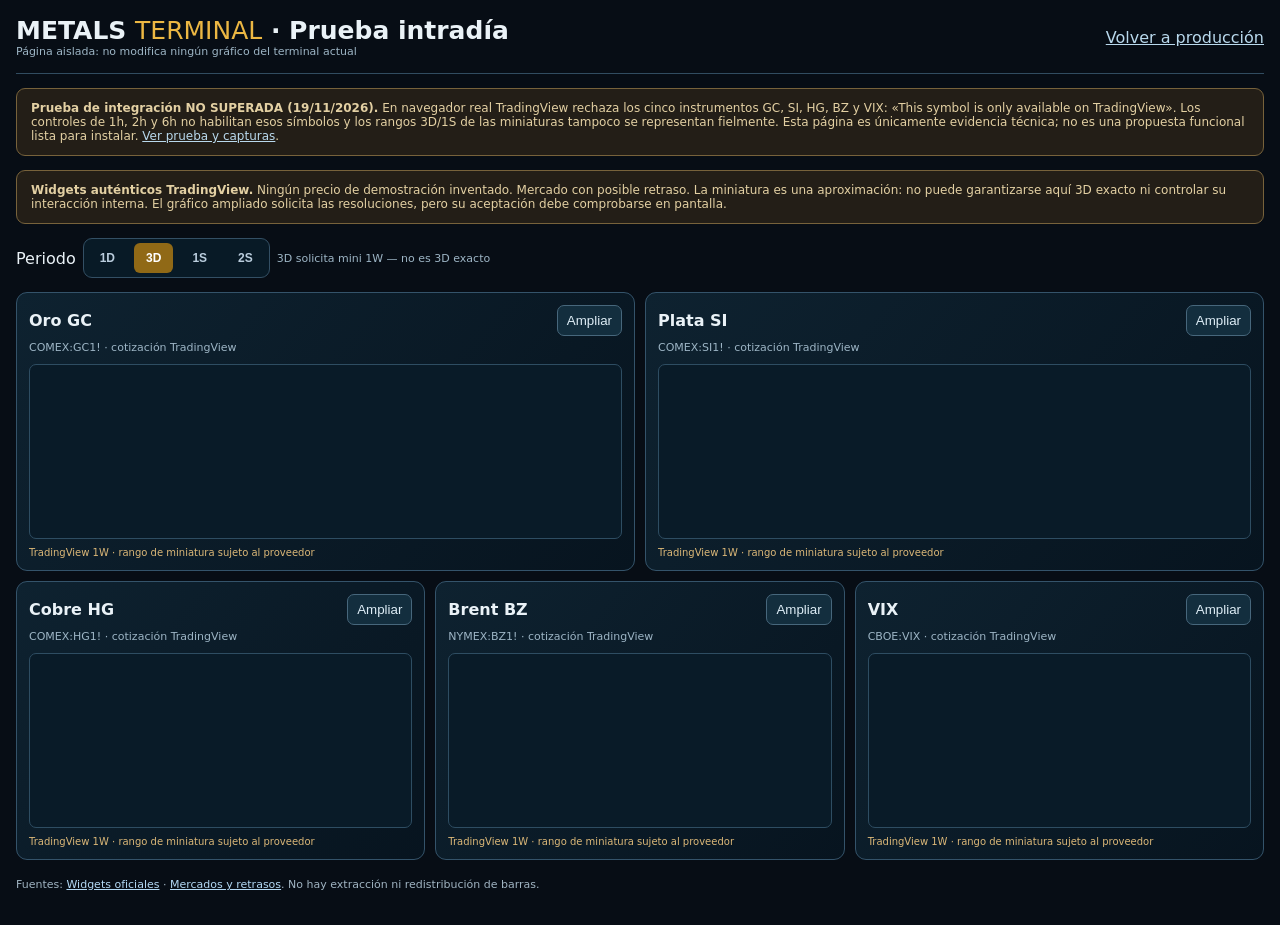
<file: preview/intradia/index.html>
<!doctype html><html lang="es"><head><meta charset="utf-8"><meta name="viewport" content="width=device-width,initial-scale=1"><title>Metals Terminal · Prueba intradía real</title><style>:root{color-scheme:dark;font-family:system-ui,sans-serif;background:#070d15;color:#eaf2f7}*{box-sizing:border-box}body{margin:0}.wrap{max-width:1420px;margin:auto;padding:16px}header{display:flex;gap:12px;flex-wrap:wrap;justify-content:space-between;align-items:center;border-bottom:1px solid #314c60;padding-bottom:15px}h1{font-size:25px;margin:0}h1 em{font-style:normal;color:#ecb743;font-weight:400}.muted,small{color:#9db5c5;font-size:11px}.notice{border:1px solid #77623b;background:#231e17;padding:12px 14px;border-radius:9px;color:#e3d0a3;font-size:12px;margin:14px 0}.toolbar,.buttonline{display:flex;gap:7px;align-items:center;flex-wrap:wrap;margin:14px 0}.buttonline{margin:0;background:#081a26;border:1px solid #334f64;border-radius:9px;padding:4px}.buttonline button{background:transparent;border:0;color:#bacddd;font-size:12px;font-weight:700;cursor:pointer;border-radius:6px;padding:8px 12px}.buttonline button[aria-pressed=true]{background:#906916;color:white}.cards{display:grid;grid-template-columns:repeat(6,minmax(0,1fr));gap:10px}.card{grid-column:span 2;border-radius:11px;border:1px solid #34536a;background:linear-gradient(130deg,#0e2230,#07141f);padding:12px;min-width:0}.card:nth-child(-n+2){grid-column:span 3}.card-title{display:flex;justify-content:space-between;align-items:center;gap:6px}.open,#close{border:1px solid #47677c;background:#132e3e;color:#deedf6;border-radius:7px;padding:7px 9px;cursor:pointer}.mini{height:175px;overflow:hidden;margin-top:9px;border:1px solid #2e4d62;background:#091b28;border-radius:7px}.mini tv-mini-chart{display:block;width:100%;height:100%}.warning{font-size:10px;color:#dcb878;margin:8px 0 0}.foot{font-size:11px;color:#a0b4c2;margin:18px 0}.foot a{color:#b3d9f5}.modal[hidden]{display:none}.modal{position:fixed;inset:0;z-index:20;background:#000d;display:flex;justify-content:center;align-items:center;padding:12px}.modal-inner{width:min(1080px,98vw);height:min(780px,96dvh);display:flex;flex-direction:column;padding:14px;gap:10px;background:#0b1b28;border:1px solid #47687e;border-radius:12px}.modal-head{display:flex;align-items:center;justify-content:space-between}.modal-head h2{margin:0;font-size:18px}.modal-controls{display:flex;justify-content:space-between;align-items:center;gap:9px;flex-wrap:wrap}.advanced{flex:1;min-height:180px;background:#081825;border-radius:8px;overflow:hidden;border:1px solid #365b72}.advanced tv-advanced-chart{display:block;width:100%;height:100%}.note{font-size:11px;color:#d9b879}a{color:#b9d9ed}@media(max-width:780px){.cards{grid-template-columns:repeat(2,1fr)}.card,.card:nth-child(-n+2){grid-column:span 1}.modal-inner{height:98dvh;padding:9px}.modal{padding:3px}.buttonline button{padding:7px 9px}}@media(max-width:510px){.cards{grid-template-columns:1fr}.card,.card:nth-child(-n+2){grid-column:span 1}.modal-controls{justify-content:center}h1{font-size:21px}.mini{height:160px}}</style><script type="module" src="https://widgets.tradingview-widget.com/w/en/tv-mini-chart.js"></script><script type="module" src="https://widgets.tradingview-widget.com/w/en/tv-advanced-chart.js"></script></head><body><main class="wrap"><header><div><h1>METALS <em>TERMINAL</em> · Prueba intradía</h1><div class="muted">Página aislada: no modifica ningún gráfico del terminal actual</div></div><a href="../../">Volver a producción</a></header><p class="notice"><b>Prueba de integración NO SUPERADA (19/11/2026).</b> En navegador real TradingView rechaza los cinco instrumentos GC, SI, HG, BZ y VIX: «This symbol is only available on TradingView». Los controles de 1h, 2h y 6h no habilitan esos símbolos y los rangos 3D/1S de las miniaturas tampoco se representan fielmente. Esta página es únicamente evidencia técnica; no es una propuesta funcional lista para instalar. <a href="https://github.com/cgam-coder/metals-terminal/actions/runs/44521814002" target="_blank" rel="noopener">Ver prueba y capturas</a>.</p><p class="notice"><b>Widgets auténticos TradingView.</b> Ningún precio de demostración inventado. Mercado con posible retraso. La miniatura es una aproximación: no puede garantizarse aquí 3D exacto ni controlar su interacción interna. El gráfico ampliado solicita las resoluciones, pero su aceptación debe comprobarse en pantalla.</p><div class="toolbar"><span>Periodo</span><div class="buttonline"><button data-period="1D" aria-pressed="false">1D</button><button data-period="3D" aria-pressed="true">3D</button><button data-period="1S" aria-pressed="false">1S</button><button data-period="2S" aria-pressed="false">2S</button></div><small id="scope"></small></div><section class="cards"><article class="card"><div class="card-title"><strong>Oro GC</strong><button class="open" data-symbol="COMEX:GC1!" data-name="Oro GC">Ampliar</button></div><small>COMEX:GC1! · cotización TradingView</small><div class="mini"><tv-mini-chart symbol="COMEX:GC1!" theme="dark" time-frame="1W" chart-only transparent></tv-mini-chart></div><p class="warning">Vista aproximada 1 semana; no equivale a 3 días exactos.</p></article>
<article class="card"><div class="card-title"><strong>Plata SI</strong><button class="open" data-symbol="COMEX:SI1!" data-name="Plata SI">Ampliar</button></div><small>COMEX:SI1! · cotización TradingView</small><div class="mini"><tv-mini-chart symbol="COMEX:SI1!" theme="dark" time-frame="1W" chart-only transparent></tv-mini-chart></div><p class="warning">Vista aproximada 1 semana; no equivale a 3 días exactos.</p></article>
<article class="card"><div class="card-title"><strong>Cobre HG</strong><button class="open" data-symbol="COMEX:HG1!" data-name="Cobre HG">Ampliar</button></div><small>COMEX:HG1! · cotización TradingView</small><div class="mini"><tv-mini-chart symbol="COMEX:HG1!" theme="dark" time-frame="1W" chart-only transparent></tv-mini-chart></div><p class="warning">Vista aproximada 1 semana; no equivale a 3 días exactos.</p></article>
<article class="card"><div class="card-title"><strong>Brent BZ</strong><button class="open" data-symbol="NYMEX:BZ1!" data-name="Brent BZ">Ampliar</button></div><small>NYMEX:BZ1! · cotización TradingView</small><div class="mini"><tv-mini-chart symbol="NYMEX:BZ1!" theme="dark" time-frame="1W" chart-only transparent></tv-mini-chart></div><p class="warning">Vista aproximada 1 semana; no equivale a 3 días exactos.</p></article>
<article class="card"><div class="card-title"><strong>VIX</strong><button class="open" data-symbol="CBOE:VIX" data-name="VIX">Ampliar</button></div><small>CBOE:VIX · cotización TradingView</small><div class="mini"><tv-mini-chart symbol="CBOE:VIX" theme="dark" time-frame="1W" chart-only transparent></tv-mini-chart></div><p class="warning">Vista aproximada 1 semana; no equivale a 3 días exactos.</p></article></section><p class="foot">Fuentes: <a href="https://www.tradingview.com/widget/" target="_blank" rel="noopener">Widgets oficiales</a> · <a href="https://www.tradingview.com/data-coverage/" target="_blank" rel="noopener">Mercados y retrasos</a>. No hay extracción ni redistribución de barras.</p></main><div class="modal" id="modal" role="dialog" aria-modal="true" aria-labelledby="title" hidden><div class="modal-inner"><div class="modal-head"><h2 id="title"></h2><button id="close">✕ Cerrar</button></div><div class="modal-controls"><div class="buttonline"><button data-mperiod="1D" aria-pressed="false">1D</button><button data-mperiod="3D" aria-pressed="true">3D</button><button data-mperiod="1S" aria-pressed="false">1S</button><button data-mperiod="2S" aria-pressed="false">2S</button></div><div class="buttonline"><button data-res="60" aria-pressed="true">1h</button><button data-res="120" aria-pressed="false">2h</button><button data-res="360" aria-pressed="false">6h</button></div></div><div class="advanced" id="advanced"></div><div class="note" id="explain"></div></div></div><script>'use strict';const P={'1D':{mini:'1D',detail:'1D',res:'60'},'3D':{mini:'1W',detail:'3D',res:'60'},'1S':{mini:'1W',detail:'1W',res:'120'},'2S':{mini:'1M',detail:'2W',res:'360'}};let period='3D',resolution='60',selected='COMEX:GC1!',selectedName='Oro GC';const all=s=>[...document.querySelectorAll(s)];function redraw(){all('[data-period],[data-mperiod]').forEach(b=>b.setAttribute('aria-pressed',String((b.dataset.period||b.dataset.mperiod)===period)));all('[data-res]').forEach(b=>b.setAttribute('aria-pressed',String(b.dataset.res===resolution)));all('.mini tv-mini-chart').forEach(w=>w.setAttribute('time-frame',P[period].mini));document.getElementById('scope').textContent=(period==='3D'?'3D solicita mini 1W — no es 3D exacto':period==='2S'?'2S solicita mini 1M — no es 14D exactos':'Minigráfico solicita '+P[period].mini);all('.card .warning').forEach(x=>x.textContent='TradingView '+P[period].mini+' · rango de miniatura sujeto al proveedor');}function advanced(){const target=document.getElementById('advanced');target.replaceChildren();const w=document.createElement('tv-advanced-chart');for(const [k,v] of Object.entries({symbol:selected,interval:resolution,'date-range':P[period].detail,timezone:'Europe/Madrid','chart-type':'candles',theme:'dark',locale:'es'}))w.setAttribute(k,v);w.style.cssText='display:block;width:100%;height:100%';target.append(w);document.getElementById('title').textContent=selectedName+' · '+selected;document.getElementById('explain').textContent='Solicitud: '+period+' y resolución '+resolution+' minutos. Comprueba la ventana y el intervalo visibles dentro del gráfico; no se puede verificar su contenido desde esta página.';redraw()}function show(b){selected=b.dataset.symbol;selectedName=b.dataset.name;resolution=P[period].res;document.getElementById('modal').hidden=false;document.body.style.overflow='hidden';advanced()}function hide(){document.getElementById('modal').hidden=true;document.body.style.overflow='';document.getElementById('advanced').replaceChildren()}all('.open').forEach(x=>x.addEventListener('click',()=>show(x)));all('[data-period],[data-mperiod]').forEach(b=>b.addEventListener('click',()=>{period=b.dataset.period||b.dataset.mperiod;resolution=P[period].res;redraw();if(!document.getElementById('modal').hidden)advanced()}));all('[data-res]').forEach(b=>b.addEventListener('click',()=>{resolution=b.dataset.res;advanced()}));document.getElementById('close').onclick=hide;document.getElementById('modal').addEventListener('click',e=>{if(e.target.id==='modal')hide()});document.addEventListener('keydown',e=>{if(e.key==='Escape')hide()});redraw();</script></body></html>
</file>
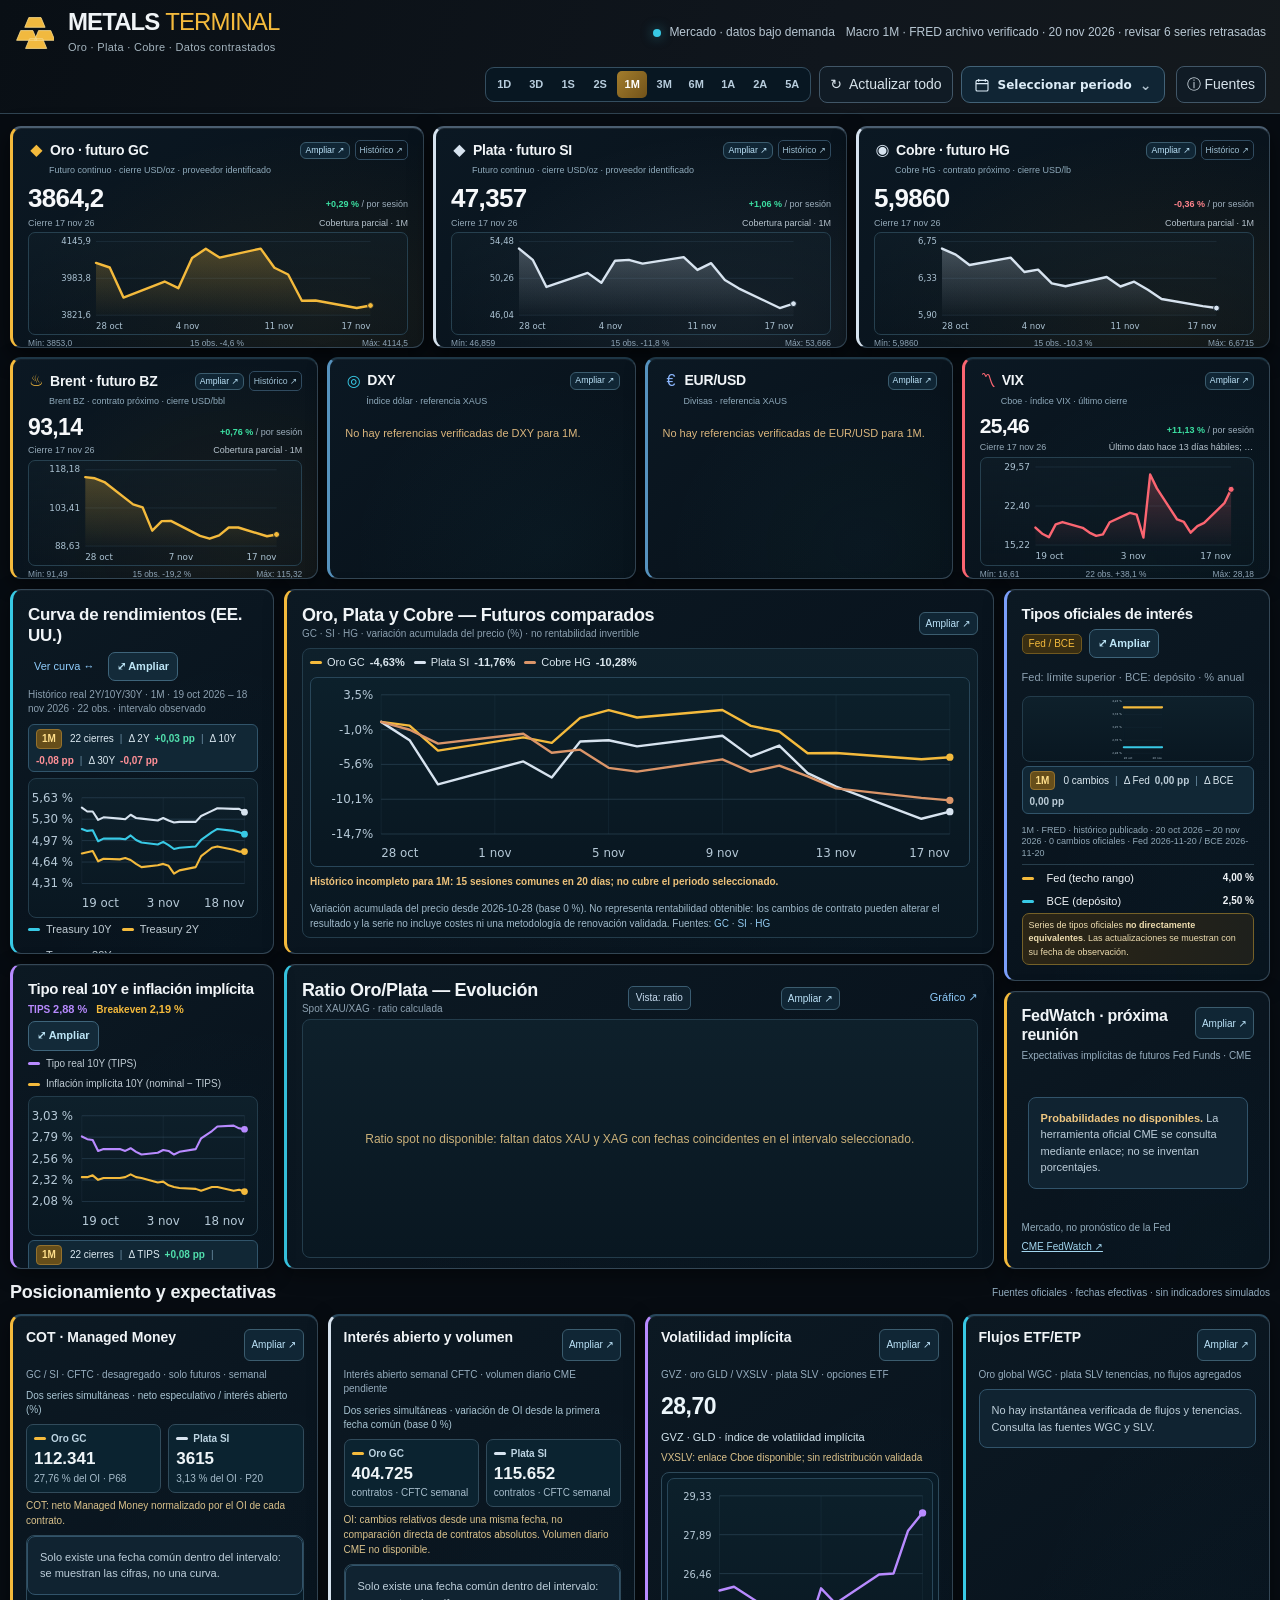
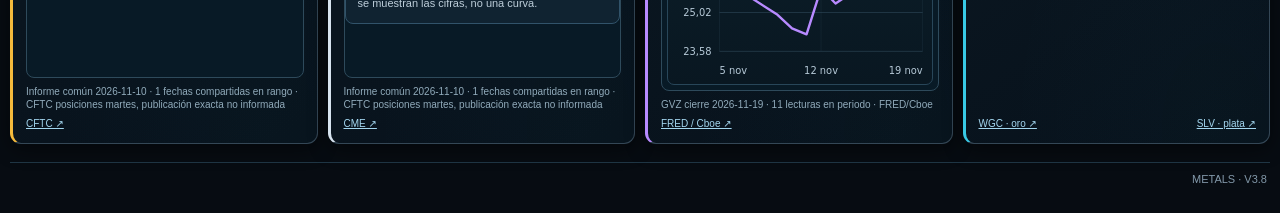
<file: preview/v4/index.html>
<!doctype html>
<html lang="es">
<head><base href="../../">
<meta charset="utf-8" />
<meta name="viewport" content="width=device-width,initial-scale=1" />
<meta name="theme-color" content="#080e15" />
<meta name="description" content="Metals Terminal: seguimiento personal gratuito de oro, plata, curva Treasury, tipos reales, dólar y materias primas." />
<title>Metals Terminal · Oro y Plata</title>
<style>
:root{color-scheme:dark;--bg:#070c12;--panel:#0b151f;--panel2:#0d1822;--stroke:#344756;--stroke2:#1e3645;--text:#f0f4f7;--muted:#8ca0b0;--muted2:#607788;--gold:#f4ba3c;--silver:#d7e3ef;--cyan:#38c9e5;--green:#35da91;--red:#fb6571;--purple:#b88aff;--shadow:0 5px 20px #0007;--radius:11px;--gap:10px}
*{box-sizing:border-box}html,body{margin:0;min-height:100%;background:var(--bg);color:var(--text);font:14px/1.38 Inter,Segoe UI,Arial,system-ui,sans-serif}button{font:inherit;color:inherit;cursor:pointer}button:focus-visible,a:focus-visible{outline:2px solid var(--cyan);outline-offset:2px}a{color:#a3dcff}svg{display:block}
.site{max-width:1920px;margin:auto; padding:0 10px 16px}.header{height:74px;border-bottom:1px solid #304452;display:flex;align-items:center;gap:22px;padding:0 14px;margin:0 -10px 12px;background:linear-gradient(110deg,#090f15,#10161d 64%,#14191d 100%)}.brand{display:flex;gap:13px;align-items:center;min-width:0}.brand-icon{display:flex;align-items:center;justify-content:center;font-size:27px;color:var(--gold);width:41px;height:38px}.brand-title{font-size:29px;line-height:1;font-weight:800;white-space:nowrap;letter-spacing:-.9px}.brand-title em{font-style:normal;color:var(--gold);font-weight:350}.subtitle{font-size:11px;color:#a4b4be;letter-spacing:.3px;margin-top:6px}.header-space{flex:1}.status{display:flex;align-items:center;gap:8px;font-size:12px;color:#b8c7d3;white-space:nowrap}.dot{width:8px;height:8px;border-radius:50%;background:var(--cyan);box-shadow:0 0 12px #38c9e580}.outline-button{border:1px solid #415667;background:#101b25;border-radius:8px;padding:8px 10px;color:#d7e3eb;transition:.2s}.outline-button:hover{border-color:var(--gold);background:#19232b}.header-action{display:flex;align-items:center;gap:7px}.micro{font-size:11px;color:var(--muted);line-height:1.35}.micro strong{color:var(--text)}.top-grid{display:grid;grid-template-columns:repeat(6,minmax(0,1fr));gap:var(--gap);margin-bottom:var(--gap)}
.panel,.ticker-card{border:1px solid var(--stroke);background:linear-gradient(148deg,#0b151e,#071018 95%);border-radius:var(--radius);overflow:hidden;box-shadow:inset 0 1px #ffffff09,var(--shadow)}.ticker-card{height:126px;position:relative;padding:12px 13px 6px;min-width:0;border-top:2px solid var(--stroke2)}.ticker-card.gold{border-left:3px solid var(--gold)}.ticker-card.silver{border-left:3px solid var(--silver)}.ticker-card.ratio{border-left:3px solid var(--cyan)}.ticker-card.currency{border-left:3px solid #5692be}.ticker-card.risk{border-left:3px solid var(--red)}.card-heading{display:flex;align-items:center;gap:8px;min-width:0}.glyph{font-size:18px;line-height:1;color:var(--gold);display:inline-grid;place-items:center;width:22px}.card-heading h2{font-size:14px;margin:0;overflow:hidden;text-overflow:ellipsis;white-space:nowrap;font-weight:740}.card-caption{font-size:10px;color:var(--muted);margin:4px 0 0 30px;white-space:nowrap;overflow:hidden;text-overflow:ellipsis}.quote-slot{position:relative;height:70px;margin:5px -5px 0 0;overflow:hidden}.tv-frame{width:100%;height:100%;position:relative}.tv-credit{font-size:9px;color:var(--muted2);text-align:right;margin-top:0}.tv-frame .tradingview-widget-container{width:100%;height:100%}.tv-frame .tradingview-widget-container__widget{height:100%;width:100%}.tv-fallback{position:absolute;inset:0;display:flex;align-items:center;justify-content:center;gap:7px;color:#708597;font-size:11px;pointer-events:none}.tv-frame:has(iframe) .tv-fallback{display:none}.tv-frame .tradingview-widget-copyright{font-size:9px}.quote-slot .tradingview-widget-container{width:100%;height:100%;position:relative}.quote-slot .tradingview-widget-container__widget{height:100%;width:100%}.quote-slot:has(iframe) > .tv-fallback{display:none}.ticker-card a.stretch{position:absolute;inset:0;z-index:0;pointer-events:none}
.dashboard{display:grid;grid-template-columns:minmax(0,1.1fr) minmax(0,.95fr) minmax(0,1fr) minmax(0,1fr);grid-template-areas:'curve main main policy' 'curve ratio ratio policy' 'reals reals brent copper';gap:var(--gap);grid-template-rows:315px 170px 191px}.panel{padding:15px;min-width:0;min-height:0;position:relative}.panel-title{font-size:18px;letter-spacing:-.3px;font-weight:760;margin:0;line-height:1.18}.panel-head{display:flex;align-items:center;justify-content:space-between;gap:8px;margin-bottom:7px}.panel-caption{color:var(--muted);font-size:11px;margin:5px 0 10px}.curve-panel{grid-area:curve;display:flex;flex-direction:column}.main-panel{grid-area:main;display:flex;flex-direction:column}.ratio-panel{grid-area:ratio;display:flex;flex-direction:column}.policy-panel{grid-area:policy;display:flex;flex-direction:column}.real-panel{grid-area:reals;display:flex;flex-direction:column}.commodities-grid{display:contents}.commodities-grid .commodity:first-child{grid-area:brent}.commodities-grid .commodity:last-child{grid-area:copper}
.chart-container{position:relative;min-height:0;flex:1;width:100%}.chart-container svg{width:100%;height:100%;overflow:visible}.chart-container .axis-text{font:10px Inter,Segoe UI,Arial,sans-serif;fill:#91a3b3}.chart-container .grid{stroke:#29404e;stroke-width:.7;stroke-opacity:.8}.chart-container .stroke-gold{fill:none;stroke:var(--gold);stroke-width:2.5;stroke-linejoin:round;stroke-linecap:round}.chart-container .stroke-cyan{fill:none;stroke:var(--cyan);stroke-width:2.5;stroke-linejoin:round;stroke-linecap:round}.chart-container .stroke-silver{fill:none;stroke:var(--silver);stroke-width:2.5;stroke-linejoin:round;stroke-linecap:round}.chart-container .stroke-purple{fill:none;stroke:var(--purple);stroke-width:2.5;stroke-linejoin:round;stroke-linecap:round}.legend{display:flex;gap:13px;flex-wrap:wrap;font-size:11px;align-items:center;margin:6px 0 7px}.legend span{display:flex;align-items:center;gap:6px;color:#c0ccd4}.swatch{width:12px;height:3px;border-radius:2px;background:var(--gold)}.swatch.cyan{background:var(--cyan)}.swatch.silver{background:var(--silver)}.swatch.purple{background:var(--purple)}.control-group{display:flex;gap:2px;border:1px solid #324653;border-radius:7px;padding:2px;background:#07111a;flex-shrink:0}.control-group button{font-size:10px;padding:4px 8px;border:0;border-radius:5px;background:transparent;color:#d0dce4}.control-group button.active,.control-group button:hover{background:linear-gradient(155deg,#b8891a,#815d12);color:#fff}.data-line{border-top:1px solid #253b48;padding-top:10px;margin-top:9px;display:grid;grid-template-columns:1fr 1fr 1fr;gap:8px}.data-metric{display:flex;align-items:center;justify-content:space-between;gap:6px;font-size:12px}.data-metric em{font-style:normal;color:#93aaba}.data-metric strong{font-weight:730;font-size:13px}.data-metric .green{color:var(--green)}.data-metric .red{color:var(--red)}.curve-bottom{border-top:1px solid #273d4b;padding-top:10px;margin-top:5px}.mini-stats{display:grid;grid-template-columns:1fr auto;gap:5px 12px;font-size:12px;margin-top:8px}.mini-stats div:nth-child(2n){font-weight:750;text-align:right}.mini-stats .positive{color:var(--green)}.curve-panel .chart-container{flex:0 0 225px}.yield-note{font-size:10px;color:#8497a5;margin-top:auto}.main-title-extra{font-size:10px;color:var(--muted)}.tv-chart{height:100%;min-height:0;position:relative;background:#071119;border-radius:6px;overflow:hidden}.tv-chart .tradingview-widget-container{height:100%;width:100%}.tv-chart .tradingview-widget-container__widget{height:100%;width:100%}.tv-loader{position:absolute;inset:0;display:flex;align-items:center;justify-content:center;color:#6c8295;font-size:12px;pointer-events:none}.tv-chart:has(iframe) .tv-loader{display:none}.link-small{background:none;border:none;color:#8ecbfa;font-size:11px;text-decoration:none;cursor:pointer}.link-small:hover{text-decoration:underline}.ratio-panel .tv-chart{flex:1}.mini-action{display:flex;align-items:center;justify-content:space-between;gap:6px;border:1px solid #465e69;border-radius:6px;padding:4px 6px;font-size:11px;color:#adbeca;background:#101d28}.small-tag{font-size:10px;color:var(--gold);background:#392e12;border:1px solid #70581f;padding:2px 6px;border-radius:5px;white-space:nowrap}.policy-panel .chart-container{flex:1;max-height:265px}.policy-legend{display:grid;grid-template-columns:1fr auto;gap:8px 4px;border-top:1px solid #273d4b;margin-top:5px;padding-top:12px;font-size:12px}.policy-legend strong{text-align:right;font-weight:760}.policy-legend .legend{margin:0}.source-meta{margin-top:auto;padding:11px 8px;background:linear-gradient(90deg,#2b2516,#1e201c);border:1px solid #756128;border-radius:7px;font-size:10px;color:#eeddb0;line-height:1.5}.real-panel .legend{margin-top:6px}.real-panel .chart-container{flex:1}.real-top-stats{margin-left:auto;display:flex;gap:15px;font-size:11px;font-weight:770}.real-top-stats strong{font-size:13px}.commodity{padding:13px;display:flex;flex-direction:column}.commodity .quote-slot{flex:1;margin-top:14px;height:75px}.commodity .card-heading h2{font-size:15px}.commodity .card-caption{margin-left:30px}.commodity .tv-fallback{font-size:10px}.footnote{border-top:1px solid #203746;margin-top:11px;padding:9px 3px;display:flex;justify-content:space-between;gap:14px;color:#8298a9;font-size:11px}.footnote a{color:#9ac6e6}.method{max-width:980px;line-height:1.65;color:#b9cad7;margin:auto}.method h2{font-size:17px;color:#f0f4f7}.method code{color:#f9ca6c}.method p{margin:8px 0}.method ul{padding-left:24px}.modal{position:fixed;inset:0;background:#000b;display:none;place-items:center;z-index:50;padding:20px}.modal.open{display:grid}.modal-card{width:min(650px,100%);background:#111e29;border:1px solid #456174;border-radius:14px;padding:22px;box-shadow:0 22px 80px #000b}.modal-top{display:flex;justify-content:space-between;gap:10px;align-items:center}.modal-top button{border:1px solid #4d6575;border-radius:8px;background:#1e2b35;padding:5px 9px}.sr-only{position:absolute;width:1px;height:1px;overflow:hidden;clip:rect(0,0,0,0)}
@media(max-width:1280px){.brand-title{font-size:24px}.top-grid{grid-template-columns:repeat(3,minmax(0,1fr))}.dashboard{grid-template-columns:minmax(0,38fr) minmax(0,62fr);grid-template-areas:'curve main' 'curve ratio' 'policy reals' 'commodities reals';grid-template-rows:295px 165px 235px 175px}.commodities-grid{grid-area:commodities;display:grid;grid-template-columns:repeat(2,minmax(0,1fr));gap:var(--gap)}.commodities-grid .commodity{grid-area:auto!important}.curve-panel .chart-container{flex:1}.policy-panel .chart-container{max-height:none}.commodities-grid{min-height:0}}@media(max-width:780px){.header{height:auto;padding:15px 14px;flex-wrap:wrap}.header-space{display:none}.brand{width:100%}.top-grid{grid-template-columns:repeat(2,minmax(0,1fr))}.dashboard{display:flex;flex-direction:column}.curve-panel,.main-panel,.ratio-panel,.policy-panel,.real-panel{height:340px;min-height:340px}.main-panel{height:430px}.ratio-panel{height:250px;min-height:250px}.policy-panel{height:310px;min-height:310px}.real-panel{height:260px;min-height:260px}.commodities-grid{height:155px}.curve-panel .chart-container{flex:1}.panel-title{font-size:16px}.ticker-card{height:123px}.footnote{flex-direction:column}}@media(max-width:410px){.card-heading h2{font-size:12px}.quote-slot{height:68px}.ticker-card{padding:10px 8px}.header-action{font-size:11px}.brand-title{font-size:23px}.control-group button{padding:4px 5px}.real-top-stats{font-size:9px;gap:7px}}

/* Provider-links fallback: preserve original dashboard layout and never simulate prices. */
.provider-mini{display:flex;align-items:center;justify-content:space-between;gap:6px;height:100%;font-size:10px;color:#92a8ba;line-height:1.4}
.provider-mini a,.provider-link{display:inline-flex;align-items:center;justify-content:center;border:1px solid #415d72;border-radius:6px;background:linear-gradient(120deg,#172d3b,#0e202b);padding:6px 9px;color:#d7ebfa;text-decoration:none;font-weight:650;white-space:nowrap}
.provider-mini a:hover,.provider-link:hover{border-color:#81b8d5;background:#203a4b}
.external-futures{height:100%;padding:8px 6px;display:grid;grid-template-rows:auto 1fr auto;gap:13px;color:#c6d8e4}
.external-futures .note{color:#96adbd;font-size:12px;line-height:1.5}
.external-options{display:grid;grid-template-columns:1fr 1fr;gap:12px;align-items:stretch}
.external-item{display:flex;flex-direction:column;align-items:flex-start;justify-content:center;gap:8px;border:1px solid #2c4655;background:linear-gradient(120deg,#111f2b,#0c1621);border-radius:10px;padding:16px}
.external-item strong{font-size:16px;color:#e9f2f7}
.external-item:nth-child(1){border-left:3px solid var(--gold)}.external-item:nth-child(2){border-left:3px solid var(--silver)}
.external-item p{font-size:11px;color:#a4b8c9;margin:0}
.external-foot{display:flex;align-items:center;justify-content:space-between;gap:8px;border-top:1px solid #2a4454;padding-top:9px;font-size:10px;color:#889eaf}
.external-foot a{color:#acd4eb}
@media(max-width:700px){.external-options{gap:7px}.external-item{padding:10px}.external-item strong{font-size:13px}.provider-mini{font-size:9px}}


.native-range{display:flex;gap:3px;flex-wrap:wrap}.native-range button{border:1px solid #355062;border-radius:5px;background:#11212b;color:#c9d6e0;padding:4px 7px;font-size:10px}.native-range button.active,.native-range button:hover{background:#9e761f;color:#fff;border-color:#d0a345}
.native-card{height:100%;display:flex;flex-direction:column;gap:1px;padding:0 3px}.native-num{font-size:23px;font-weight:760;color:#eef4f8;letter-spacing:-.5px}.native-meta{display:flex;justify-content:space-between;font-size:10px;color:#9cabb9}.native-positive{color:#4cdb9d}.native-negative{color:#fa858b}.native-spark{width:100%;height:22px;display:block;margin-top:auto}
.native-canvas{display:flex;flex-direction:column;height:100%;gap:4px;padding:3px}.native-canvas .native-caption{font-size:10px;color:#9bb0c1}.native-canvas .native-series{flex:1;min-height:0;position:relative}.native-canvas svg{display:block;width:100%;height:100%}.native-canvas .native-tip{position:absolute;display:none;top:9px;left:30%;background:#06151eea;border:1px solid #55788a;border-radius:6px;padding:7px 9px;z-index:5;font-size:11px;pointer-events:none;white-space:nowrap}.native-canvas .native-legend{display:flex;flex-wrap:wrap;gap:15px;align-items:center;color:#cdd8df;font-size:11px}.native-canvas .native-legend span{display:inline-flex;gap:6px;align-items:center}.native-dot{width:12px;height:3px;border-radius:2px;display:inline-block}.native-canvas .native-note{display:flex;justify-content:space-between;gap:12px;color:#8ba2b3;font-size:10px;flex-wrap:wrap}.native-note a{color:#91c8ed;text-decoration:none}.native-error{display:flex;flex-direction:column;justify-content:center;align-items:center;height:100%;gap:12px;color:#cbb17a;font-size:12px;line-height:1.5;text-align:center;padding:14px}.native-error a{color:#a3d5f4}
@media(max-width:1100px){.native-num{font-size:19px}.native-range button{font-size:9px;padding:3px 4px}}

/* Time windows and genuinely legible ratio/inspection charts */
.dashboard{grid-template-rows:315px 245px 250px}
.ratio-panel .tv-chart{min-height:165px}
.ratio-panel{padding-bottom:10px}
.ratio-panel .native-canvas .native-series{min-height:140px}
.macro-range{display:flex;gap:2px;border:1px solid #2c485b;background:#07141f;border-radius:6px;padding:2px;flex-shrink:0}
.macro-range button{padding:4px 7px;font-size:10px;color:#aebfcd;background:transparent;border:0;border-radius:4px;white-space:nowrap}
.macro-range button.active,.macro-range button:hover{background:#7f6123;color:#fff}
.macro-controls{display:flex;gap:7px;align-items:center;flex-wrap:wrap;justify-content:flex-end}
.macro-controls .link-small{white-space:nowrap}
.ratio-view-toggle{font-size:10px;color:#c8dcf0;background:#112330;border:1px solid #3a5c71;border-radius:5px;padding:4px 7px;cursor:pointer}
.ratio-panel .panel-head{margin-bottom:3px}
.market-inspect{border:1px solid #4b697a;color:#a6daed;background:#12232e;border-radius:6px;font-size:10px;padding:5px 8px;cursor:pointer}
.market-inspect:hover{border-color:#86c8e7}
@media(max-width:1280px){.dashboard{grid-template-rows:335px 240px 275px 210px}}
@media(max-width:780px){.dashboard{display:flex}.curve-panel,.main-panel{height:400px;min-height:400px}.ratio-panel{height:320px;min-height:320px}.policy-panel{height:350px;min-height:350px}.real-panel{height:315px;min-height:315px}.macro-controls{justify-content:flex-start}}
@media(max-width:480px){.panel-head{flex-wrap:wrap}.macro-controls{width:100%}.macro-range button{padding:3px 7px}}

/* Expandable analytical market charts; no third-party API keys or scheduled jobs */
.commodity .tv-chart{flex:1;min-height:165px;width:100%;margin-top:6px}
.commodity .card-heading{justify-content:space-between}
.commodity .card-caption{margin-left:0;white-space:normal;line-height:1.5}
.commodity .card-heading h2{font-size:14px;display:flex;gap:6px;align-items:center}
.market-inspect{background:#132733;color:#b5daee;border:1px solid #3b667b;border-radius:6px;padding:4px 7px;font-size:10px;white-space:nowrap;cursor:pointer}
.market-inspect:hover{background:#234356}
.detail-overlay[hidden]{display:none}
.detail-overlay{position:fixed;inset:0;z-index:100;background:#000c;display:grid;place-items:center;padding:15px}
.detail-box{width:min(1100px,98vw);height:min(750px,92vh);min-height:380px;background:linear-gradient(145deg,#0d1e2a,#07131d);border:1px solid #466577;box-shadow:0 20px 55px #000c;border-radius:14px;display:flex;flex-direction:column;padding:18px;gap:10px}
.detail-head{display:flex;align-items:center;justify-content:space-between;gap:14px}
.detail-head h2{font-size:20px;margin:0}
.detail-actions{display:flex;align-items:center;gap:9px}
.detail-chart{min-height:0;flex:1;overflow:hidden}
.detail-chart .native-canvas{min-height:100%}
.detail-foot{font-size:11px;color:#92a8bc}
@media(max-width:780px){.commodity .tv-chart{min-height:170px}.commodities-grid{height:auto;min-height:240px;grid-template-columns:1fr}.commodity{min-height:230px}.detail-box{height:min(780px,94vh);padding:11px}.detail-head h2{font-size:15px}}

/* Featured verified futures closes: two large, date-aware cards with auto-scaled 15-session charts. */
.top-grid{grid-template-columns:2fr 2fr 1fr 1fr 1fr 1fr;align-items:stretch}
.top-grid .ticker-card{height:215px;min-width:0}
.top-grid .ticker-card:not(.metal-feature) .quote-slot{height:calc(100% - 55px);margin-top:8px}
.top-grid .ticker-card:not(.metal-feature) .native-spark{height:64px;max-height:66px}
.metal-feature{padding:12px 15px 9px!important;background:radial-gradient(ellipse at 75% 85%,rgba(245,186,60,.065),transparent 70%),linear-gradient(140deg,#0b1823,#071018)!important}
.metal-feature.silver{background:radial-gradient(ellipse at 75% 85%,rgba(207,224,238,.075),transparent 70%),linear-gradient(140deg,#0b1823,#071018)!important}
.metal-feature .card-heading h2{font-size:16px}
.metal-feature .card-caption{font-size:10px;margin-left:30px;color:#8faabb}
.metal-source-link{margin-left:auto;font-size:10px;color:#9ebfd2;text-decoration:none;border:1px solid #304b60;border-radius:5px;padding:3px 7px;white-space:nowrap}
.metal-source-link:hover{border-color:#83b8d0}
.metal-futures-slot{height:160px!important;margin:7px 0 0!important;overflow:visible!important}
.metal-content{height:100%;display:flex;flex-direction:column;gap:3px}
.metal-line1{display:flex;align-items:baseline;justify-content:space-between;gap:8px}
.metal-main-price{font-size:27px;font-weight:785;letter-spacing:-.65px;color:#f6f8fa;line-height:1.2;font-variant-numeric:tabular-nums}
.metal-day-change{font-size:12px;font-weight:700;white-space:nowrap}
.metal-day-change.pos{color:#3ce0a2}.metal-day-change.neg{color:#ff838c}
.metal-timestamp{font-size:9px;color:#95aab9;display:flex;justify-content:space-between;gap:5px;align-items:center}
.metal-timestamp .delayed{color:#b7c4ce;font-weight:500}
.metal-spark-outer{height:80px;flex:1;min-height:67px;position:relative;overflow:hidden;border-radius:7px;background:linear-gradient(180deg,#11202a80,#0a161f40);border:1px solid #26404f}
.metal-spark-outer svg{width:100%;height:100%;display:block}
.metal-spark-outer .metal-marker{font-size:9px;fill:#9cb1bd;font-family:Inter,Segoe UI,Arial,sans-serif}
.metal-spark-outer .metal-hit{fill:transparent;cursor:crosshair}
.metal-spark-outer .metal-hover{display:none;position:absolute;top:4px;right:7px;background:#091722ee;border:1px solid #456678;color:#e8f1f8;font-size:10px;padding:3px 6px;border-radius:5px;pointer-events:none}
.metal-spark-outer:hover .metal-hover{display:block}
.metal-scale{display:flex;justify-content:space-between;align-items:center;gap:5px;font-size:9px;color:#8fa5b7}
.metal-scale span{white-space:nowrap}
.metal-wait{font-size:11px;line-height:1.6;color:#97b5c9;padding:12px}
.metal-error{font-size:11px;line-height:1.6;color:#dbb67d;padding:12px 0}
.metal-error a{color:#a3d1ed}
@media(max-width:1280px){.top-grid{grid-template-columns:repeat(4,minmax(0,1fr))}.top-grid .metal-feature{grid-column:span 2}.top-grid .ticker-card:not(.metal-feature){height:135px}.top-grid .ticker-card:not(.metal-feature) .quote-slot{height:70px}}
@media(max-width:660px){.top-grid{grid-template-columns:repeat(2,minmax(0,1fr))}.top-grid .metal-feature{grid-column:span 2}.top-grid .ticker-card:not(.metal-feature){height:145px}.metal-main-price{font-size:25px}}


/* Unified native dark premium styling: all quote cards and macro panels */
.top-grid{grid-template-columns:minmax(0,1.8fr) minmax(0,1.8fr) minmax(0,1.12fr) minmax(0,1.12fr) minmax(0,1.12fr);align-items:stretch}
.top-grid .ticker-card,.top-grid .ticker-card:not(.metal-feature){height:272px;min-width:0;padding:14px 13px 12px}
.top-grid .ticker-card .metal-futures-slot{height:193px!important;margin:10px 0 0!important;overflow:hidden!important}
.ticker-card.market-feature{background:radial-gradient(ellipse at 72% 85%,rgba(56,201,229,.035),transparent 65%),linear-gradient(140deg,#0b1823,#071018)!important}
.top-grid .ticker-card .metal-content{gap:6px}
.top-grid .ticker-card .metal-spark-outer{min-height:99px}
.top-grid .market-feature .metal-main-price{font-size:26px}
.top-grid .market-feature .metal-day-change{font-size:10px}
.top-grid .market-feature .metal-scale{font-size:9px}
.top-grid .market-feature .metal-timestamp{font-size:9px}
.top-grid .metal-feature .card-heading h2{font-size:16px}
.top-grid .metal-feature .card-caption{margin-left:29px;font-size:10px}
.panel{background:radial-gradient(ellipse at 82% 97%,rgba(56,201,229,.022),transparent 60%),linear-gradient(145deg,#0c1923,#07111b 95%)}
.chart-container,.tv-chart{border:1px solid #233c4b;border-radius:8px;background:linear-gradient(180deg,#0e202b,#091721)!important}
.curve-panel{border-left:3px solid #38c9e5}.main-panel{border-left:3px solid var(--gold)}
.ratio-panel{border-left:3px solid var(--cyan)}.policy-panel{border-left:3px solid #7b9efa}
.real-panel{border-left:3px solid var(--purple)}
.commodity-native{border-left:3px solid var(--gold);min-width:0}
.commodity-native:last-child{border-left:3px solid var(--silver)}
.commodity-native .card-caption{margin:5px 0 0 0!important;font-size:10px}
.commodity-native .metal-futures-slot{flex:1;height:180px!important;min-height:170px;margin:9px 0 0!important;overflow:hidden!important;width:100%}
.commodity-native .metal-content{gap:5px}
.commodity-native .metal-spark-outer{min-height:84px}
.commodity-native .metal-main-price{font-size:22px}
.commodity-native .metal-day-change{font-size:10px}
.macro-note{font-size:10px;color:#8aa5b5;margin:4px 0}
.real-panel .chart-container{min-height:135px}
.curve-panel .chart-container{min-height:185px}
.macro-range button.active{background:#947126;color:#fff;border-color:#dfb34e}
.macro-window-explain{font-size:10px;color:#9db5c4}
@media(max-width:1310px){.top-grid{grid-template-columns:repeat(6,minmax(0,1fr))}.top-grid .metal-feature:nth-child(-n+2){grid-column:span 3}.top-grid .market-feature{grid-column:span 2}}
@media(max-width:760px){.top-grid{grid-template-columns:repeat(2,minmax(0,1fr))}.top-grid .metal-feature:nth-child(-n+2){grid-column:span 2}.top-grid .market-feature{grid-column:span 1}.top-grid .ticker-card{height:245px}.top-grid .ticker-card .metal-futures-slot{height:165px!important}.commodity-native .metal-futures-slot{min-height:180px}}
@media(max-width:460px){.top-grid .market-feature{grid-column:span 2}.top-grid .ticker-card .metal-futures-slot{height:165px!important}}


/* Macro controls: one explicit time window per selection; same chronology as market */
.macro-range{max-width:100%;flex-wrap:wrap;justify-content:flex-start}
.macro-range button{padding:3px 5px;font-size:9px}
.macro-controls{min-width:0}
.panel-head{flex-wrap:wrap}
.curve-panel .chart-container{flex:1;min-height:160px}
.macro-caption{font-size:10px;line-height:1.45;color:#91a8b7;margin-top:5px}
@media(max-width:900px){.macro-range button{padding:3px 4px}}


/* Seven-asset market strip; GC, SI and HG get more space than FX and VIX. */
.top-grid{
 display:grid;align-items:stretch;gap:9px;
 grid-template-columns:minmax(0,2.35fr) minmax(0,2.35fr) minmax(0,2.1fr) minmax(0,1.65fr) minmax(0,1.18fr) minmax(0,1.18fr) minmax(0,1.18fr);
}
.top-grid .ticker-card,.top-grid .ticker-card:not(.metal-feature){
 height:239px;min-width:0;padding:11px 9px 9px;grid-column:auto;
}
.top-grid .ticker-card .metal-futures-slot{
 height:167px!important;min-height:0;margin:6px 0 0!important;overflow:hidden!important;
}
.top-grid .ticker-card .metal-content{gap:3px}
.top-grid .ticker-card .metal-spark-outer{min-height:72px}
.top-grid .ticker-card .metal-main-price{font-size:22px}
.top-grid .ticker-card .metal-day-change{font-size:9px}
.top-grid .ticker-card .metal-timestamp{font-size:9px;gap:2px}
.top-grid .ticker-card .metal-scale{font-size:8.4px;gap:2px;overflow:hidden}
.top-grid .ticker-card .metal-scale span{min-width:0}
.top-grid .ticker-card .card-heading h2{font-size:14px;letter-spacing:-.22px}
.top-grid .ticker-card .card-heading{gap:4px}
.top-grid .ticker-card .glyph{width:17px;font-size:16px;flex-shrink:0}
.top-grid .ticker-card .card-caption{
 margin:4px 0 0 21px!important;font-size:9px;white-space:nowrap;overflow:hidden;text-overflow:ellipsis;
}
.top-grid .ticker-card .metal-source-link,.top-grid .ticker-card .market-inspect{
 font-size:8.7px;padding:3px 4px;margin-left:auto;
}
.top-grid .ticker-card:nth-child(-n+3){
 border-top-color:#4b5e70;box-shadow:inset 0 1px #ffffff13,0 8px 22px #0009;
}
.top-grid .ticker-card:nth-child(-n+3) .metal-main-price{font-size:26px}
.top-grid .ticker-card:nth-child(-n+3) .metal-spark-outer{min-height:93px}
.top-grid .copper-feature{border-left:3px solid var(--silver)}
.top-grid .brent-feature{border-left:3px solid var(--gold)}
.top-grid .brent-feature .metal-main-price{font-size:23px}
.top-grid .market-feature .metal-main-price{font-size:21px}
.top-grid .market-feature .metal-day-change{font-size:9px}
.dashboard{
 grid-template-areas:'curve main main policy' 'curve ratio ratio policy' 'reals reals reals reals';
 grid-template-rows:300px 235px 235px;
}
@media(max-width:1370px){
 .top-grid{grid-template-columns:repeat(12,minmax(0,1fr));gap:9px}
 .top-grid .ticker-card:nth-child(-n+3){grid-column:span 4}
 .top-grid .ticker-card:nth-child(n+4){grid-column:span 3}
 .top-grid .ticker-card{height:222px}
}
@media(max-width:1280px){
 .dashboard{
  display:grid;grid-template-columns:repeat(2,minmax(0,1fr));
  grid-template-areas:'main main' 'ratio ratio' 'curve policy' 'reals reals';
  grid-template-rows:320px 220px 400px 240px;
 }
 .top-grid .ticker-card:nth-child(-n+3){grid-column:span 4}
 .top-grid .ticker-card:nth-child(n+4){grid-column:span 3}
}
@media(max-width:880px){
 .top-grid{grid-template-columns:repeat(2,minmax(0,1fr))}
 .top-grid .ticker-card:nth-child(-n+3),.top-grid .ticker-card:nth-child(n+4){grid-column:span 1}
 .top-grid .ticker-card:nth-child(-n+3){height:244px}
 .dashboard{display:flex;flex-direction:column}
}
@media(max-width:490px){
 .top-grid{grid-template-columns:repeat(2,minmax(0,1fr));gap:8px}
 .top-grid .ticker-card:nth-child(-n+3){grid-column:span 2}
 .top-grid .ticker-card:nth-child(n+4){grid-column:span 1}
 .top-grid .ticker-card .metal-futures-slot{height:160px!important}
 .top-grid .ticker-card{height:233px}
 .top-grid .market-feature .metal-main-price{font-size:20px}
}


/* V3.2 — Compact second-row arrangement: Treasury and TIPS flank the stacked
   gold/silver comparison; Fed/BCE stays visible without a third dashboard row. */
.dashboard{
 display:grid;
 grid-template-columns:minmax(0,1.08fr) minmax(0,1.18fr) minmax(0,1fr) minmax(0,1fr) minmax(0,1.05fr);
 grid-template-areas:
   "curve reals main main policy"
   "curve reals ratio ratio policy";
 grid-template-rows:300px 235px;
 gap:var(--gap);
 align-items:stretch;
}
.dashboard > .panel{min-width:0;min-height:0;height:auto}
.curve-panel{grid-area:curve}
.real-panel{grid-area:reals}
.main-panel{grid-area:main}
.ratio-panel{grid-area:ratio}
.policy-panel{grid-area:policy}
.curve-panel .chart-container{min-height:180px;flex:1 1 auto;max-height:none}
.real-panel .chart-container{min-height:205px;flex:1 1 auto;max-height:none}
.policy-panel .chart-container{min-height:180px;flex:1 1 auto;max-height:none}
.real-panel .panel-head{align-items:flex-start}
.real-panel .real-top-stats{margin-left:0}
.real-panel .legend{margin-top:5px;margin-bottom:8px;gap:9px}
.real-panel .legend span{font-size:10px}
.curve-panel .panel-head,.real-panel .panel-head,.policy-panel .panel-head{row-gap:6px}
.curve-panel .panel-head .panel-title,.real-panel .panel-head .panel-title,.policy-panel .panel-head .panel-title{font-size:17px}
.curve-panel .macro-controls,.policy-panel .macro-controls{justify-content:flex-start}
@media(max-width:1199px) and (min-width:881px){
 .dashboard{
  grid-template-columns:minmax(0,1fr) minmax(0,1fr) minmax(0,1.15fr) minmax(0,1.15fr);
  grid-template-areas:
    "curve reals main main"
    "curve reals ratio ratio"
    "policy policy policy policy";
  grid-template-rows:290px 230px 220px;
 }
 .policy-panel{display:flex;flex-direction:column}
 .policy-panel .chart-container{min-height:85px;max-height:none;flex:1}
 .policy-panel .source-meta{margin-top:6px;padding:5px 8px}
 .policy-panel .policy-legend{margin-top:3px;padding-top:4px}
}
@media(max-width:880px){
 .dashboard{display:flex;flex-direction:column;gap:var(--gap)}
 .dashboard .main-panel{order:0;min-height:385px;height:385px}
 .dashboard .ratio-panel{order:1;min-height:290px;height:290px}
 .dashboard .curve-panel{order:2;min-height:410px;height:410px}
 .dashboard .real-panel{order:3;min-height:360px;height:360px}
 .dashboard .policy-panel{order:4;min-height:365px;height:365px}
 .dashboard .curve-panel .chart-container{min-height:145px}
 .dashboard .real-panel .chart-container{min-height:165px}
 .dashboard .policy-panel .chart-container{min-height:130px}
}


/* V3.3: Treasury above TIPS; the comparison and ratio reclaim TIPS' former width. */
.dashboard{
 display:grid;
 grid-template-columns:minmax(0,1.06fr) minmax(0,2.85fr) minmax(0,1.07fr);
 grid-template-areas:
   "curve main policy"
   "reals ratio policy";
 grid-template-rows:300px 235px;
 gap:var(--gap);
 align-items:stretch;
}
.dashboard > .panel{min-width:0;min-height:0;height:auto}
.curve-panel{grid-area:curve}
.real-panel{grid-area:reals}
.main-panel{grid-area:main}
.ratio-panel{grid-area:ratio}
.policy-panel{grid-area:policy}
.curve-panel .chart-container{min-height:92px;flex:1 1 auto;max-height:none}
.curve-panel .panel-head{margin-bottom:4px}
.curve-panel .panel-caption{font-size:10px;margin:3px 0 5px}
.curve-panel .legend{margin:4px 0 3px;gap:7px;font-size:10px}
.curve-panel .curve-bottom{margin-top:2px;padding-top:5px}
.curve-panel .curve-bottom .panel-title{font-size:11px!important}
.curve-panel .mini-stats{
 display:grid;
 grid-template-columns:minmax(0,1fr) auto minmax(0,1fr) auto;
 gap:3px 5px;
 font-size:10px;
 margin-top:4px;
}
.curve-panel .mini-stats div:nth-child(2n){white-space:nowrap}
.curve-panel .yield-note{font-size:9px;margin-top:5px}
.real-panel .panel-head{margin-bottom:3px;row-gap:4px}
.real-panel .panel-head .panel-title{font-size:15px}
.real-panel .real-top-stats{font-size:10px;gap:9px}
.real-panel .real-top-stats strong{font-size:11px}
.real-panel .legend{margin:3px 0 5px;gap:7px}
.real-panel .legend span{font-size:10px}
.real-panel .chart-container{min-height:85px;flex:1 1 auto;max-height:none}
.real-panel .macro-caption{font-size:9px}
.policy-panel .chart-container{min-height:120px;flex:1 1 auto;max-height:none}
@media(max-width:1199px) and (min-width:881px){
 .dashboard{
  grid-template-columns:minmax(0,1fr) minmax(0,1.65fr);
  grid-template-areas:"curve main" "reals ratio" "policy policy";
  grid-template-rows:300px 235px 180px;
 }
 .policy-panel .chart-container{min-height:65px;max-height:none;flex:1 1 auto}
 .policy-panel .source-meta{margin-top:3px;padding:4px 7px}
 .policy-panel .policy-legend{margin-top:3px;padding-top:4px}
}
@media(max-width:880px){
 .dashboard{display:flex;flex-direction:column;gap:var(--gap)}
 .dashboard .main-panel{order:0;min-height:385px;height:385px}
 .dashboard .ratio-panel{order:1;min-height:290px;height:290px}
 .dashboard .curve-panel{order:2;min-height:365px;height:365px}
 .dashboard .real-panel{order:3;min-height:285px;height:285px}
 .dashboard .policy-panel{order:4;min-height:355px;height:355px}
 .dashboard .curve-panel .chart-container{min-height:120px}
 .dashboard .real-panel .chart-container{min-height:130px}
 .dashboard .policy-panel .chart-container{min-height:105px}
}


.global-market-controls{display:flex;align-items:center;gap:8px;flex-shrink:0}
.global-timeframes{display:flex;gap:2px;align-items:center;padding:3px;background:#081722;border:1px solid #344e60;border-radius:9px}
.global-timeframes button{font-size:11px;font-weight:650;min-width:32px;padding:7px 9px;border:0;background:transparent;border-radius:5px;color:#b8cddd}
.global-timeframes button.active,.global-timeframes button:hover{color:white;background:linear-gradient(130deg,#a37d2c,#71521a)}
.global-timeframes button:focus-visible{outline:2px solid #89b8d2}
.global-market-controls .header-action{white-space:nowrap}
@media(max-width:1480px){.header{height:auto;min-height:74px;flex-wrap:wrap;padding-top:10px;padding-bottom:10px;gap:11px}.global-market-controls{margin-left:auto}}
@media(max-width:930px){.global-market-controls{order:4;width:100%;justify-content:flex-end}}
@media(max-width:510px){.global-market-controls{justify-content:space-between}.global-timeframes button{min-width:30px;padding:6px}.header .global-market-controls .header-action{padding:8px 9px}}


/* Optional one-time historical data ingestion, inside methodology only. */
.historical-import{margin-top:18px;border-top:1px solid #3d5260;padding-top:13px}
.historical-import h3{font-size:14px;margin:0 0 5px;color:#e6eff5}
.historical-import label{display:block;font-size:12px;color:#f3cf85;font-weight:650;margin:10px 0 6px}
.historical-import input[type=file]{display:block;max-width:100%;color:#d0dbe4;background:#0b1c27;border:1px solid #426174;border-radius:7px;padding:8px;font-size:11px}
.historical-import-status{font-size:11px;color:#b6c9d7;margin-top:9px;white-space:pre-wrap}
.historical-import .import-note{font-size:11px;color:#b5a887}
.modal-card{max-height:92vh;overflow-y:auto}


/* Compact top tile: show source label legibly without pushing charts out. */
.top-grid .ticker-card .metal-timestamp{min-width:0;overflow:hidden;gap:4px}
.top-grid .ticker-card .metal-timestamp span{min-width:0}
.top-grid .ticker-card .metal-timestamp .delayed{
 white-space:nowrap;overflow:hidden;text-overflow:ellipsis;
 max-width:53%;flex:0 1 auto;text-align:right;
}
.top-grid .ticker-card .metal-timestamp > span:first-child{white-space:nowrap}


/* Ten shared timeframes in the header and in the expanded chart toolbar. */
.global-market-controls{min-width:0;flex-wrap:wrap;flex-shrink:1}
.global-timeframes{flex-wrap:wrap;max-width:100%;justify-content:flex-end}
.global-timeframes button{min-width:30px;padding:6px 7px}
@media(max-width:620px){
 .global-market-controls{width:100%;justify-content:flex-end}
 .global-timeframes{flex:1 1 100%;justify-content:space-between}
 .global-timeframes button{flex:1 1 35px;min-width:32px}
}

.detail-timeframes{flex:0 0 auto;align-self:stretch;justify-content:center;gap:4px;flex-wrap:wrap;padding:5px}
.detail-timeframes button{flex:0 1 auto;min-height:32px;min-width:42px}
/* Compact, accessible calendar dropdown shared by dashboard and expanded charts. */
.period-picker{position:relative;flex:0 0 auto;align-self:center;min-width:0;z-index:12}
.period-picker[open]{z-index:40}
.period-picker>summary{list-style:none;display:flex;align-items:center;justify-content:center;gap:8px;min-height:37px;padding:8px 12px;background:#102534;border:1px solid #426277;border-radius:9px;color:#dcecf7;cursor:pointer;user-select:none;white-space:nowrap;font:600 12px system-ui,-apple-system,"Segoe UI",sans-serif;transition:border-color .15s,background .15s}
.period-picker>summary::-webkit-details-marker{display:none}
.period-picker>summary::marker{content:""}
.period-picker>summary:hover,.period-picker>summary:focus-visible{border-color:#87afc4;background:#183448;outline-offset:2px}
.period-picker.active>summary{background:#28291c;border-color:#b38b29;color:#ffe4a1}
.period-picker-icon{width:16px;height:16px;flex:0 0 16px;stroke:currentColor;fill:none;stroke-width:1.7}
.period-picker-chevron{font-size:14px;opacity:.78;transition:transform .15s;line-height:1}
.period-picker[open] .period-picker-chevron{transform:rotate(180deg)}
.period-picker-selected{font-size:10px;font-weight:500;color:#efce76;white-space:nowrap}
.period-picker-selected:empty{display:none}
.period-picker .custom-date-form{position:absolute;top:calc(100% + 9px);right:0;z-index:45;width:340px;max-width:calc(100vw - 32px);display:flex;flex-direction:column;align-items:stretch;gap:11px;padding:16px;background:linear-gradient(155deg,#132838,#081824);border:1px solid #51748b;border-radius:12px;box-shadow:0 18px 50px #000b;color:#deebf3}
#detail-period-picker{align-self:center}
#detail-period-picker .custom-date-form{left:50%;right:auto;transform:translateX(-50%)}
.period-popover-heading{font-size:14px;font-weight:700;color:#f1f7fb}
.period-popover-caption{font-size:11px;line-height:1.4;color:#9fb8ca}
.period-date-fields{display:grid;grid-template-columns:1fr 1fr;gap:9px}
.period-date-fields label{display:flex;flex-direction:column;gap:6px;color:#bfd3e0;font-size:11px;font-weight:600}
.period-date-fields input[type=date]{width:100%;min-width:0;padding:9px 7px;border-radius:7px;border:1px solid #4f7186;background:#071824;color:#f0f7fa;color-scheme:dark;font-size:12px;font-family:inherit}
.period-date-fields input[type=date]:focus-visible{outline:2px solid #d9a931;outline-offset:1px}
.period-popover-actions{display:flex;gap:8px}
.period-popover-actions button{flex:1;min-height:35px;border-radius:7px;padding:8px 10px;font:650 12px system-ui,sans-serif;cursor:pointer}
.date-apply{background:#986f0f;color:#fff;border:1px solid #bd922e}
.date-apply:hover{background:#ae861a}
.date-reset{background:#162c3a;color:#c8dce8;border:1px solid #4d6c7f}
.date-reset:hover{background:#223c4c}
.date-feedback{font-size:10px;color:#9cb7c8;line-height:1.45;min-height:15px}
.custom-date-form[data-error] .date-feedback{color:#ffcd92}
@media(max-width:740px){.period-picker .custom-date-form{width:min(340px,calc(100vw - 30px))}#detail-period-picker .custom-date-form{left:50%;right:auto;transform:translateX(-50%)}.period-date-fields{grid-template-columns:1fr 1fr}}
@media(max-width:440px){#header-period-picker{margin-left:auto}.period-picker>summary{padding:8px 10px}.period-picker-selected{max-width:96px;overflow:hidden;text-overflow:ellipsis}.period-date-fields{grid-template-columns:1fr}}
@media(max-width:780px){
 .detail-timeframes{justify-content:space-between;gap:3px;padding:4px}
 .detail-timeframes button{flex:1 1 16%;min-width:0;padding:8px 3px}
 .detail-head{gap:8px}
 .detail-head h2{min-width:0;line-height:1.25}
 .detail-actions{flex-shrink:0}
}


/* Macro chart diagnostics visible to the user: period-specific moves, not only last rates. */
.macro-period-bar{flex:0 0 auto;min-height:20px;display:flex;align-items:center;gap:5px;flex-wrap:wrap;
 color:#dce9f1;font-size:10px;line-height:1.35;margin:4px 0 6px;padding:4px 7px;
 background:#112735;border:1px solid #31546a;border-radius:6px;font-variant-numeric:tabular-nums}
.macro-period-bar .macro-period-tag{font-weight:800;background:#664e1a;color:#ffdf8a;
 border:1px solid #94712d;border-radius:4px;padding:2px 5px;margin-right:3px}
.macro-period-bar strong{font-weight:750;color:#eaf6fc}
.macro-period-bar .macro-up{color:#51dfad}
.macro-period-bar .macro-down{color:#ff9097}
.macro-period-bar .macro-flat{color:#bacbd6}
.curve-panel .chart-container,.real-panel .chart-container,.policy-panel .chart-container{min-height:66px}
.curve-panel .yield-note{margin-top:auto}
.real-panel #real-dates,.policy-panel #policy-dates{font-size:9px;line-height:1.3}
@media(max-width:900px){.macro-period-bar{font-size:11px}}


/* Macro charts: native CSS-pixel viewport, readable axes, weekly samples at 2A/5A.
   Bigger touch targets and inspectable charts, without adding local time selectors. */
.macro-expand{
 background:#132a39;border:1px solid #3e647a;border-radius:7px;color:#bde5f6;
 font-size:11px;font-weight:650;white-space:nowrap;padding:6px 8px;cursor:pointer;
}
.macro-expand:hover,.macro-expand:focus-visible{border-color:#9dcde8;color:white;outline-offset:2px}
.curve-panel .macro-controls,.policy-panel .macro-controls{display:flex;gap:7px;align-items:center;flex-wrap:wrap}
.curve-panel .legend{gap:10px}
.curve-panel .legend>span{font-size:11px}
.chart-container svg[data-macro-svg]{display:block;width:100%;height:100%;overflow:hidden;touch-action:pan-y}
.chart-container .axis-text{font-family:system-ui,-apple-system,"Segoe UI",sans-serif;font-size:12px;font-weight:530;fill:#b6c9d7}
.chart-container .grid{stroke:#355164;stroke-width:.75;stroke-opacity:.65}
.chart-container .stroke-cyan,
.chart-container .stroke-gold,
.chart-container .stroke-silver,
.chart-container .stroke-purple{stroke-width:2.1;vector-effect:non-scaling-stroke}
.chart-container .macro-crosshair,.detail-chart .macro-crosshair{stroke:#a9dcec;stroke-width:1;stroke-dasharray:4 4;pointer-events:none;vector-effect:non-scaling-stroke;opacity:0}
.macro-hover-tip{
 position:absolute;z-index:5;top:8px;left:8px;max-width:calc(100% - 16px);
 background:#041521ee;border:1px solid #66869d;border-radius:8px;
 color:#eef8ff;font-size:11px;line-height:1.5;font-variant-numeric:tabular-nums;
 padding:6px 9px;box-shadow:0 6px 16px #0008;pointer-events:none;
 white-space:normal;display:none
}
.macro-hover-tip.visible{display:block}
.detail-chart.macro-focus-chart{position:relative;min-height:0;flex:1;border:1px solid #2d5268;border-radius:9px;background:#091c27}
.detail-chart.macro-focus-chart svg{width:100%;height:100%;display:block}
.detail-chart.macro-focus-chart .axis-text{fill:#c0d5e4;font-size:12px}
.detail-chart.macro-focus-chart .grid{stroke:#345369;stroke-opacity:.6}
.detail-chart.macro-focus-chart .stroke-cyan,
.detail-chart.macro-focus-chart .stroke-gold,
.detail-chart.macro-focus-chart .stroke-silver,
.detail-chart.macro-focus-chart .stroke-purple{stroke-width:2.3;vector-effect:non-scaling-stroke}
@media(min-width:1200px){
 .dashboard{grid-template-rows:365px 305px}
 .curve-panel .chart-container,.real-panel .chart-container,.policy-panel .chart-container{min-height:140px}
}
@media(max-width:880px){
 .dashboard .curve-panel{min-height:465px;height:465px}
 .dashboard .real-panel{min-height:395px;height:395px}
 .dashboard .policy-panel{min-height:430px;height:430px}
 .dashboard .curve-panel .chart-container{flex:1 1 195px;min-height:195px;max-height:none}
 .dashboard .real-panel .chart-container{flex:1 1 207px;min-height:207px;max-height:none}
 .dashboard .policy-panel .chart-container{flex:1 1 215px;min-height:215px;max-height:none}
 .chart-container .axis-text{font-size:12px}
 .curve-panel .panel-head .panel-title,.policy-panel .panel-head .panel-title{font-size:17px}
 .real-panel .panel-head .panel-title{font-size:16px}
 .macro-expand{min-height:31px}
}
@media(max-width:420px){
 .dashboard .curve-panel{min-height:480px;height:480px}
 .dashboard .real-panel{min-height:405px;height:405px}
 .dashboard .policy-panel{min-height:445px;height:445px}
 .curve-panel .legend{gap:7px}
 .curve-panel .legend>span{font-size:10px}
}


/* Let mobile cards grow when heading, legend or data source wraps. Plot height
   remains genuinely usable; never crop 5Y axes to satisfy a fixed card height. */
@media(max-width:880px){
 .dashboard .curve-panel,.dashboard .real-panel,.dashboard .policy-panel{height:auto!important}
 .dashboard .curve-panel .chart-container{height:220px;min-height:220px;flex:0 0 220px;max-height:none}
 .dashboard .real-panel .chart-container{height:225px;min-height:225px;flex:0 0 225px;max-height:none}
 .dashboard .policy-panel .chart-container{height:225px;min-height:225px;flex:0 0 225px;max-height:none}
 .macro-period-bar{line-height:1.4}
}


/* V3.7 - cohesive market and macro chart presentation across desktop/mobile. */
.native-canvas{display:flex;flex-direction:column;height:100%;min-height:0;gap:7px;padding:6px 7px}
.native-canvas .native-series{position:relative;flex:1 1 auto;min-height:135px;overflow:hidden;background:linear-gradient(180deg,#0c202b,#091721);border:1px solid #284659;border-radius:7px}
.native-canvas svg[data-market-svg]{display:block;width:100%;height:100%;overflow:hidden;touch-action:pan-y}
.native-canvas .native-axis{font-family:system-ui,-apple-system,"Segoe UI",sans-serif;font-size:12px;font-weight:520;fill:#b6c9d7}
.native-canvas .native-grid{stroke:#3b596d;stroke-width:.75;stroke-opacity:.6}
.native-canvas .native-legend{display:flex;gap:9px;align-items:center;flex-wrap:wrap;color:#dbe7ef;font-size:11px;line-height:1.4}
.native-canvas .native-legend span{display:inline-flex;align-items:center;gap:5px;min-width:0}
.native-canvas .native-legend strong{font-size:11px;white-space:nowrap;font-variant-numeric:tabular-nums}
.native-canvas .native-note{color:#a0bacb;font-size:10px;line-height:1.5;flex:0 0 auto}
.native-canvas .native-note strong{color:#e4c57e}
.native-canvas .native-tip{position:absolute;z-index:4;display:none;top:6px;left:6px;
 max-width:calc(100% - 12px);padding:6px 9px;background:#061823f2;
 border:1px solid #6890a9;border-radius:7px;color:#eaf8ff;
 font-size:11px;line-height:1.4;white-space:normal;pointer-events:none;box-shadow:0 6px 19px #0007}
.native-canvas .native-tip.visible{display:block}
.native-canvas .market-crosshair{stroke:#9fc8dd;stroke-width:1;stroke-dasharray:4 4;opacity:0;vector-effect:non-scaling-stroke}
.market-inspect{border:1px solid #3b5c6e;border-radius:6px;background:#102635;color:#bce3f9;
 font-size:10px;line-height:1.1;padding:5px 6px;white-space:nowrap;cursor:pointer}
.market-inspect:hover,.market-inspect:focus-visible{border-color:#91c1da;color:#fff}
.top-grid .ticker-card .card-heading{display:flex;align-items:center;gap:5px;flex-wrap:wrap}
.top-grid .ticker-card .card-heading h2{flex:1 1 auto;min-width:0}
.top-grid .ticker-card .market-inspect{order:1;margin-left:auto}
.top-grid .ticker-card .metal-source-link{order:2}
.top-grid .ticker-card .metal-marker{font:11px system-ui,-apple-system,"Segoe UI",sans-serif;fill:#bed0de}
.top-grid .ticker-card .metal-hover{display:block;opacity:0;max-width:calc(100% - 12px);white-space:normal;
 font-size:11px;padding:5px 7px;transition:opacity .12s}
.top-grid .ticker-card .metal-hover.visible{opacity:1}
.top-grid .ticker-card .metal-spark-outer svg[data-market-tile-svg]{overflow:hidden;touch-action:pan-y}
.top-grid .ticker-card .metal-spark-outer .market-axis{font:10px system-ui,-apple-system,"Segoe UI",sans-serif;fill:#acc3d3}
.top-grid .ticker-card .metal-spark-outer .market-grid{stroke:#3d5b6e;stroke-width:.65;stroke-opacity:.45}
.top-grid .ticker-card .metal-spark-outer .market-crosshair{stroke:#a9dcec;stroke-width:1;stroke-dasharray:4 4;pointer-events:none;vector-effect:non-scaling-stroke;opacity:0}
.detail-chart .native-canvas{height:100%;min-height:0}
.detail-chart .native-canvas .native-series{min-height:190px}
.detail-chart .native-canvas .native-axis{font-size:12px}
.main-panel .native-canvas .native-series,.ratio-panel .native-canvas .native-series{min-height:140px}
@media(max-width:880px){
 .dashboard .main-panel{min-height:410px;height:auto}
 .dashboard .ratio-panel{min-height:345px;height:auto}
 .main-panel .native-canvas .native-series{min-height:225px}
 .ratio-panel .native-canvas .native-series{min-height:195px}
 .top-grid .ticker-card .metal-spark-outer{min-height:81px}
 .top-grid .ticker-card .card-heading h2{font-size:14px}
}
@media(max-width:520px){
 .top-grid .ticker-card .market-inspect{font-size:9px;padding:4px 5px}
 .top-grid .ticker-card .metal-source-link{font-size:9px}
 .main-panel .native-canvas .native-series{min-height:215px}
 .ratio-panel .native-canvas .native-series{min-height:185px}
 .top-grid .ticker-card .metal-marker{font-size:10.5px}
}


/* On small two-column tiles keep expand action discoverable without crowding source link. */
@media(max-width:660px){
 .top-grid .ticker-card:nth-child(n+4) .market-inspect{font-size:0!important;min-width:26px;padding:4px 5px!important}
 .top-grid .ticker-card:nth-child(n+4) .market-inspect::before{content:"⤢";font-size:14px;line-height:1}
 .top-grid .ticker-card:nth-child(n+4) .card-heading{gap:4px}
 .top-grid .ticker-card:nth-child(n+4) .metal-source-link{font-size:9px}
}


.mobile-jump-nav{display:none}
.metal-spark-unavailable{display:flex;align-items:center;justify-content:center;text-align:center;
 color:#b4cad7;font-size:12px;line-height:1.45;padding:8px 14px}
@media(max-width:880px){
 .mobile-jump-nav{display:flex;position:sticky;top:0;z-index:25;gap:5px;justify-content:space-between;
 margin:0 0 8px;padding:6px 7px;background:#081721f4;
 border:1px solid #29475b;border-radius:9px;box-shadow:0 4px 12px #0005}
 .mobile-jump-nav a{flex:1;min-width:0;padding:8px 4px;text-align:center;color:#b7d5e7;
 text-decoration:none;font-size:11px;font-weight:650;border:1px solid #294759;border-radius:6px}
 .mobile-jump-nav a:focus-visible,.mobile-jump-nav a:hover{border-color:#86cce9;color:#fff;background:#173446}
 #mercados,#comparativa,#macroeconomia{scroll-margin-top:58px}
}


/* V4 · additional research layer; keep every original market panel intact */
.dashboard>.rates-stack{grid-area:policy;min-width:0;min-height:0;display:grid;grid-template-rows:minmax(0,1fr) minmax(0,1fr);gap:var(--gap)}
.rates-stack>.policy-panel{grid-area:auto;min-width:0;min-height:0;height:auto}
.rates-stack>.policy-panel .chart-container{min-height:54px;max-height:none;flex:1 1 auto}
.rates-stack>.policy-panel .source-meta{font-size:9px;padding:5px 6px;margin-top:4px}
.rates-stack>.policy-panel .policy-legend{font-size:10px;padding-top:6px;margin-top:4px}
.rates-stack>.policy-panel .panel-title{font-size:15px}
.v4-fed-card{border-left:3px solid var(--gold);display:flex;flex-direction:column;gap:5px;min-width:0}
.v4-fed-card .panel-title{font-size:16px;line-height:1.15}
.v4-fed-card .v4-muted{font-size:10px}
.v4-fed-card .v4-status{flex:1;justify-content:center;padding:6px}
.v4-fed-card .v4-foot{margin-top:auto}
.v4-section{margin:12px 0 18px}
.v4-section-header{display:flex;align-items:center;justify-content:space-between;gap:12px;margin:0 0 9px}
.v4-section-header h2{font-size:18px;line-height:1.3;letter-spacing:-.2px;margin:0}
.v4-section-header small{font-size:10px;color:#92adc0}
.v4-grid{display:grid;grid-template-columns:repeat(4,minmax(0,1fr));gap:var(--gap)}
.v4-card{min-width:0;min-height:275px;display:flex;flex-direction:column;gap:7px;padding:13px;border-top:2px solid #28475b}
.v4-card:nth-child(1){border-left:3px solid var(--gold)}.v4-card:nth-child(2){border-left:3px solid var(--silver)}.v4-card:nth-child(3){border-left:3px solid var(--purple)}.v4-card:nth-child(4){border-left:3px solid var(--cyan)}
.v4-card-head{display:flex;align-items:start;justify-content:space-between;gap:8px}
.v4-card-head h3{margin:0;font-size:14px;line-height:1.2}
.v4-card-head .market-inspect{flex:0 0 auto;min-height:32px}
.v4-muted{font-size:10px;color:#96adbe;line-height:1.45}
.v4-status{min-height:45px;display:flex;flex-direction:column;gap:5px;color:#c6dbe8;font-size:11px;line-height:1.5}
.v4-stat{font-size:23px;font-weight:750;color:#ebf5fa;letter-spacing:-.5px;font-variant-numeric:tabular-nums}
.v4-smallstat{font-size:11px;color:#d5e7f0}
.v4-note{font-size:10px;color:#dbc28b}
.v4-dual-stats{display:grid;grid-template-columns:repeat(2,minmax(0,1fr));gap:7px}
.v4-dual-metal{min-width:0;padding:6px 7px;background:#0b2330;border:1px solid #314b5b;border-radius:7px}
.v4-dual-metal b{display:flex;align-items:center;gap:5px;font-size:10px;font-weight:700;color:#bdd4e2}
.v4-dual-metal b::before{content:"";display:block;width:12px;height:3px;background:var(--gold);border-radius:2px}
.v4-dual-metal.silver b::before{background:var(--silver)}
.v4-dual-metal strong{display:block;font-size:17px;font-weight:760;color:#eef4f7;font-variant-numeric:tabular-nums;white-space:nowrap}
.v4-dual-metal small{display:block;font-size:10px;color:#a6bccb;line-height:1.4}
.v4-compare-note{font-size:10px;color:#a9c5d3;line-height:1.4}
.v4-selector{display:flex;align-items:center;gap:3px}
.v4-selector button{border:1px solid #365a70;color:#c4d8e5;background:#102735;padding:5px 9px;min-height:31px;border-radius:6px;font-size:11px}
.v4-selector button[aria-pressed="true"]{border-color:#bb9641;background:#66501a;color:#fff}
.v4-fund-facts{display:grid;grid-template-columns:1fr;gap:8px}
.v4-fund-facts>div{background:#0e2733;border:1px solid #365365;border-radius:7px;padding:9px}
.v4-fund-facts b{display:block;color:#e6f2fa;font-size:11px}
.v4-fund-facts strong{display:block;font-size:19px;color:#efc16a;margin:4px 0;font-variant-numeric:tabular-nums}
.v4-fund-facts small{display:block;font-size:10px;color:#9cb3c2;line-height:1.4}
.v4-graph{flex:1 1 auto;min-height:113px;position:relative;border-radius:8px;background:#081a26;border:1px solid #2e4a5b;overflow:hidden}
.v4-graph .native-canvas{height:100%;min-height:113px;padding:5px}
.v4-graph .native-canvas .native-series{min-height:90px}
.v4-graph .native-canvas .native-note,.v4-graph .native-canvas .native-legend{display:none}
.v4-graph .native-canvas svg{width:100%;height:100%}
.v4-graph .native-axis{font-size:10px}
.v4-foot{font-size:10px;color:#91abbb;line-height:1.35;margin-top:auto;display:flex;flex-wrap:wrap;justify-content:space-between;gap:5px}
.v4-foot a{color:#a3d6ef}
.v4-placeholder{padding:12px;background:#102331;border:1px solid #31536a;border-radius:8px;line-height:1.5;font-size:11px;color:#bdceda}
.v4-placeholder strong{color:#eec680}
.v4-detail-caption{font-size:11px;color:#aac0cd}
.detail-chart .v4-graph{height:100%;min-height:270px}
.detail-chart .v4-graph .native-canvas{min-height:100%}
.detail-chart .v4-graph .native-canvas .native-series{min-height:190px}
.detail-chart .v4-graph .native-canvas .native-note,.detail-chart .v4-graph .native-canvas .native-legend{display:flex}
@media(min-width:1200px){.dashboard>.rates-stack{grid-template-rows:minmax(0,1.17fr) minmax(0,.83fr)}}
@media(min-width:881px) and (max-width:1199px){.dashboard{grid-template-rows:300px 235px 420px!important}.dashboard>.rates-stack{display:grid;grid-template-columns:1fr 1fr;grid-template-rows:minmax(0,1fr)}.rates-stack>.policy-panel .chart-container{min-height:80px}.v4-grid{grid-template-columns:repeat(2,minmax(0,1fr))}}
@media(max-width:880px){.dashboard>.rates-stack{order:4;display:flex;flex-direction:column;gap:var(--gap);width:100%;height:auto;flex-shrink:0}.dashboard>.rates-stack>.policy-panel{height:320px;min-height:320px;order:0}.dashboard>.rates-stack>.v4-fed-card{min-height:210px;height:210px;order:1}.v4-grid{grid-template-columns:repeat(2,minmax(0,1fr))}}
@media(max-width:690px){.v4-grid{grid-template-columns:1fr}.v4-card{min-height:270px}.v4-section-header{flex-wrap:wrap}.v4-fed-card{min-height:220px!important}}
</style>
</head>
<body>
<div class="site">
<header class="header">
  <div class="brand"><div class="brand-icon" aria-hidden="true"><svg width="39" height="36" viewBox="0 0 48 44"><path d="M13 3h15l5 12H8zM3 19h15l5 12H-2zM25 19h15l5 12H20zM14 29h16l5 12H9z" fill="#F1B93F" stroke="#f7d98b" stroke-width="1" transform="translate(4 0)"/></svg></div><div><div class="brand-title">METALS <em>TERMINAL</em></div><div class="subtitle">Oro · Plata · Cobre · Datos contrastados</div></div></div>
  <div class="header-space"></div>
  <div class="status"><i class="dot"></i><span>Mercado · datos bajo demanda</span></div>
  <div class="status" id="stamp">Macro: datos oficiales</div>
  <div class="global-market-controls"><div id="global-timeframes" class="global-timeframes" role="group" aria-label="Temporalidad global de los gráficos"><button data-global-period="1d">1D</button><button data-global-period="3d">3D</button><button data-global-period="5d">1S</button><button data-global-period="2w">2S</button><button data-global-period="1mo" class="active" aria-pressed="true">1M</button><button data-global-period="3mo">3M</button><button data-global-period="6mo">6M</button><button data-global-period="1y">1A</button><button data-global-period="2y">2A</button><button data-global-period="5y">5A</button></div><button class="outline-button header-action" id="refresh" title="Volver a consultar todos los datos"><span>↻</span> Actualizar todo</button><details id="header-period-picker" class="period-picker"><summary aria-label="Seleccionar periodo de fechas personalizado"><svg class="period-picker-icon" viewBox="0 0 24 24" aria-hidden="true"><rect x="3" y="5" width="18" height="16" rx="2"/><path d="M7 3v4M17 3v4M3 10h18"/></svg><span class="period-picker-label">Seleccionar periodo</span><span class="period-picker-selected"></span><span class="period-picker-chevron" aria-hidden="true">⌄</span></summary><form id="header-dates" class="custom-date-form" aria-label="Seleccionar fechas históricas"><div class="period-popover-heading">Personalizar intervalo</div><div class="period-popover-caption">Elige un día o un rango de fechas entre los últimos cinco años.</div><div class="period-date-fields"><label>Desde <input name="from" type="date" required aria-label="Fecha inicial"/></label><label>Hasta <input name="to" type="date" required aria-label="Fecha final"/></label></div><div class="period-popover-actions"><button type="submit" class="date-apply">Mostrar</button><button type="button" data-reset-dates class="date-reset" title="Volver a 1M">Restablecer</button></div><span class="date-feedback" role="status" aria-live="polite"></span></form></details></div>
  <button class="outline-button header-action" id="method-button">ⓘ Fuentes</button>
</header>
<nav class="mobile-jump-nav" aria-label="Secciones del terminal">
 <a href="#mercados">Mercados</a><a href="#comparativa">Comparativa</a><a href="#macroeconomia">Macroeconomía</a>
</nav>
<section class="top-grid" id="mercados" aria-label="Indicadores de mercado">
  <article class="ticker-card gold metal-feature"><div class="card-heading"><span class="glyph">◆</span><h2>Oro · futuro GC</h2><button class="market-inspect" data-inspect="gold" title="Ampliar oro GC">Ampliar ↗</button><a class="metal-source-link" href="https://dataset.aethereal.top/datasets/commodity-prices" target="_blank" rel="noopener noreferrer">Histórico ↗</a></div><div class="card-caption">Futuro continuo · cierre USD/oz · proveedor identificado</div><div class="quote-slot metal-futures-slot" id="q-gold" aria-live="polite"><div class="metal-wait">Consultando últimos cierres de GC…</div></div></article>
  <article class="ticker-card silver metal-feature"><div class="card-heading"><span class="glyph" style="color:var(--silver)">◆</span><h2>Plata · futuro SI</h2><button class="market-inspect" data-inspect="silver" title="Ampliar plata SI">Ampliar ↗</button><a class="metal-source-link" href="https://dataset.aethereal.top/datasets/commodity-prices" target="_blank" rel="noopener noreferrer">Histórico ↗</a></div><div class="card-caption">Futuro continuo · cierre USD/oz · proveedor identificado</div><div class="quote-slot metal-futures-slot" id="q-silver" aria-live="polite"><div class="metal-wait">Consultando últimos cierres de SI…</div></div></article>
  <article class="ticker-card metal-feature copper-feature"><div class="card-heading"><span class="glyph" style="color:var(--silver)">◉</span><h2>Cobre · futuro HG</h2><button class="market-inspect" data-inspect="copper" title="Ampliar cobre HG">Ampliar ↗</button><a href="https://dataset.aethereal.top/datasets/commodity-prices" class="metal-source-link" target="_blank" rel="noopener noreferrer">Histórico ↗</a></div><div class="card-caption">Cobre HG · contrato próximo · cierre USD/lb</div><div class="quote-slot metal-futures-slot" id="q-copper"><div class="metal-wait">Leyendo HG…</div></div></article>
  <article class="ticker-card metal-feature brent-feature"><div class="card-heading"><span class="glyph" style="color:var(--gold)">♨</span><h2>Brent · futuro BZ</h2><button class="market-inspect" data-inspect="brent" title="Ampliar Brent BZ">Ampliar ↗</button><a href="https://dataset.aethereal.top/datasets/commodity-prices" class="metal-source-link" target="_blank" rel="noopener noreferrer">Histórico ↗</a></div><div class="card-caption">Brent BZ · contrato próximo · cierre USD/bbl</div><div class="quote-slot metal-futures-slot" id="q-brent"><div class="metal-wait">Leyendo BZ…</div></div></article>
  <article class="ticker-card currency metal-feature market-feature"><div class="card-heading"><span class="glyph" style="color:var(--cyan)">◎</span><h2>DXY</h2><button class="market-inspect" data-inspect="dxy" title="Ampliar índice dólar DXY">Ampliar ↗</button></div><div class="card-caption">Índice dólar · referencia XAUS</div><div class="quote-slot metal-futures-slot" id="q-dxy"><div class="metal-wait">Leyendo serie DXY…</div></div></article>
  <article class="ticker-card currency metal-feature market-feature"><div class="card-heading"><span class="glyph" style="color:#8db8ff">€</span><h2>EUR/USD</h2><button class="market-inspect" data-inspect="eur" title="Ampliar EUR/USD">Ampliar ↗</button></div><div class="card-caption">Divisas · referencia XAUS</div><div class="quote-slot metal-futures-slot" id="q-eur"><div class="metal-wait">Leyendo EUR/USD…</div></div></article>
  <article class="ticker-card risk metal-feature market-feature"><div class="card-heading"><span class="glyph" style="color:var(--red)">〽</span><h2>VIX</h2><button class="market-inspect" data-inspect="vix" title="Abrir gráfico VIX oficial de Cboe">Ampliar ↗</button></div><div class="card-caption">Cboe · índice VIX · último cierre</div><div class="quote-slot metal-futures-slot" id="q-vix"><div class="metal-wait">Leyendo histórico Cboe…</div></div></article>
</section>
<main class="dashboard">
  <section class="panel curve-panel" id="macroeconomia">
    <div class="panel-head"><h2 class="panel-title">Curva de rendimientos (EE. UU.)</h2><div class="macro-controls"><button class="link-small" id="curve-mode" title="Alternar histórico de rentabilidades y curva por vencimientos">Ver curva ↔</button><button type="button" class="macro-expand" data-expand-macro="curve" title="Ampliar los rendimientos">⤢ Ampliar</button></div></div>
    <div class="panel-caption" id="curve-caption">Histórico Treasury · % anual</div><div id="curve-range-summary" class="macro-period-bar" aria-live="polite">Cargando variación del periodo…</div>
    <div class="chart-container" id="curve-graph" aria-label="Curva de rendimientos del Tesoro estadounidense"></div>
    <div class="legend"><span><i class="swatch cyan"></i><span id="legend-today">Último dato</span></span><span><i class="swatch"></i><span id="legend-before">Anterior</span></span><span id="legend-third"><i class="swatch silver"></i>Treasury 30Y</span></div>
    <div class="curve-bottom"><div class="panel-title" style="font-size:14px">Rendimientos del Treasury</div><div class="mini-stats" id="yield-stats"><div>2 años</div><div>—</div><div>10 años</div><div>—</div><div>30 años</div><div>—</div><div>Spread 10Y − 2Y</div><div>—</div></div></div>
    <div class="yield-note" id="yield-stamp">Fuente: U.S. Treasury · Datos de cierre</div>
  </section>
  <section class="panel main-panel" id="comparativa">
    <div class="panel-head"><div><h2 class="panel-title">Oro, Plata y Cobre — Futuros comparados</h2><div class="main-title-extra">GC · SI · HG · variación acumulada del precio (%) · no rentabilidad invertible</div></div><button class="market-inspect" data-inspect="futures" title="Ampliar comparación de futuros">Ampliar ↗</button></div>
    <div class="tv-chart" id="chart-main"><div class="native-spinner">Cargando cierres comparables GC, SI y HG…</div></div>
  </section>
  <section class="panel ratio-panel">
    <div class="panel-head"><div><h2 class="panel-title">Ratio Oro/Plata — Evolución</h2><div class="main-title-extra">Spot XAU/XAG · ratio calculada</div></div><button class="ratio-view-toggle" id="ratio-view-toggle" title="Alternar valor absoluto y variación porcentual">Vista: ratio</button><button class="market-inspect" data-inspect="ratio" title="Ampliar ratio oro-plata">Ampliar ↗</button><a class="link-small" href="https://www.tradingview.com/symbols/TVC-GOLDSILVER/" target="_blank" rel="noopener">Gráfico ↗</a></div>
    <div class="tv-chart" id="chart-ratio"><div class="tv-loader">Cargando ratio de mercado…</div></div>
  </section>
  <div class="rates-stack">
  <section class="panel policy-panel">
    <div class="panel-head"><h2 class="panel-title">Tipos oficiales de interés</h2><div class="macro-controls"><span title="Series no equivalentes" class="small-tag">Fed / BCE</span><button type="button" class="macro-expand" data-expand-macro="policy" title="Ampliar los tipos oficiales">⤢ Ampliar</button></div></div>
    <div class="panel-caption">Fed: límite superior · BCE: depósito · % anual</div>
    <div class="chart-container" id="policy-graph" aria-label="Evolución Fed y BCE"></div><div id="policy-range-summary" class="macro-period-bar" aria-live="polite">Cargando variación de los tipos oficiales…</div><div id="policy-dates" class="macro-caption"></div>
    <div class="policy-legend"><span class="legend"><i class="swatch"></i>Fed (techo rango)</span><strong id="fed-value">—</strong><span class="legend"><i class="swatch cyan"></i>BCE (depósito)</span><strong id="ecb-value">—</strong></div>
    <div class="source-meta">Series de tipos oficiales <strong>no directamente equivalentes</strong>. Las actualizaciones se muestran con su fecha de observación.</div>
  </section>
  <section class="panel v4-fed-card" id="v4-fedwatch" aria-label="Expectativas FedWatch">
    <div class="v4-card-head"><h3 class="panel-title">FedWatch · próxima reunión</h3><button class="market-inspect" data-inspect="v4-fedwatch" title="Ampliar FedWatch">Ampliar ↗</button></div>
    <div class="v4-muted">Expectativas implícitas de futuros Fed Funds · CME</div>
    <div id="v4-fedwatch-state" class="v4-status"><div class="v4-placeholder"><strong>Probabilidades no integradas.</strong> No se muestran porcentajes sin datos oficiales verificables.</div></div>
    <div class="v4-foot"><span>Mercado, no pronóstico de la Fed</span><a href="https://www.cmegroup.com/markets/interest-rates/cme-fedwatch-tool.html" target="_blank" rel="noopener noreferrer">CME FedWatch ↗</a></div>
  </section>
  </div>
  <section class="panel real-panel">
    <div class="panel-head"><h2 class="panel-title">Tipo real 10Y e inflación implícita</h2><div class="real-top-stats"><span style="color:var(--purple)">TIPS <strong id="tips-value">—</strong></span><span style="color:var(--gold)">Breakeven <strong id="breakeven-value">—</strong></span></div><button type="button" class="macro-expand" data-expand-macro="reals" title="Ampliar el tipo real y la inflación implícita">⤢ Ampliar</button></div>
    <div class="legend"><span><i class="swatch purple"></i>Tipo real 10Y (TIPS)</span><span><i class="swatch"></i>Inflación implícita 10Y (nominal − TIPS)</span></div>
    <div class="chart-container" id="real-graph" aria-label="TIPS e inflación implícita"></div><div id="real-range-summary" class="macro-period-bar" aria-live="polite">Cargando variación real e implícita…</div><div id="real-dates" class="macro-caption"></div>
  </section>

</main>
<section class="v4-section" id="posicionamiento-expectativas" aria-labelledby="v4-heading">
 <div class="v4-section-header"><h2 id="v4-heading">Posicionamiento y expectativas</h2><small>Fuentes oficiales · fechas efectivas · sin indicadores simulados</small></div>
 <div class="v4-grid">
  <article class="panel v4-card" id="v4-cot">
   <div class="v4-card-head"><h3>COT · Managed Money</h3><button class="market-inspect" data-inspect="v4-cot" title="Ampliar posicionamiento COT">Ampliar ↗</button></div>
   <div class="v4-muted">GC / SI · CFTC · desagregado · solo futuros · semanal</div>
   <div class="v4-compare-note">Dos series simultáneas · neto especulativo / interés abierto (%)</div>
   <div id="v4-cot-state" class="v4-status" role="status">Cargando informe oficial CFTC…</div>
   <div id="v4-cot-chart" class="v4-graph"></div>
   <div class="v4-foot"><span id="v4-cot-dates">Fecha del informe y cobertura</span><a href="https://publicreporting.cftc.gov/Commitments-of-Traders/Disaggregated-Futures-Only/72hh-3qpy" target="_blank" rel="noopener noreferrer">CFTC ↗</a></div>
  </article>
  <article class="panel v4-card" id="v4-oi">
   <div class="v4-card-head"><h3>Interés abierto y volumen</h3><button class="market-inspect" data-inspect="v4-oi" title="Ampliar interés abierto y volumen">Ampliar ↗</button></div>
   <div class="v4-muted">Interés abierto semanal CFTC · volumen diario CME pendiente</div>
   <div class="v4-compare-note">Dos series simultáneas · variación de OI desde la primera fecha común (base 0 %)</div>
   <div id="v4-oi-state" class="v4-status" role="status">Leyendo interés abierto publicado…</div>
   <div id="v4-oi-chart" class="v4-graph"></div>
   <div class="v4-foot"><span id="v4-oi-dates">OI semanal; volumen sin fuente integrada</span><a href="https://www.cmegroup.com/market-data/volume-open-interest.html" target="_blank" rel="noopener noreferrer">CME ↗</a></div>
  </article>
  <article class="panel v4-card" id="v4-volatility">
   <div class="v4-card-head"><h3>Volatilidad implícita</h3><button class="market-inspect" data-inspect="v4-volatility" title="Ampliar volatilidad implícita">Ampliar ↗</button></div>
   <div class="v4-muted">GVZ · oro GLD / VXSLV · plata SLV · opciones ETF</div>
   <div id="v4-volatility-state" class="v4-status" role="status">Consultando serie GVZ de FRED…</div>
   <div id="v4-volatility-chart" class="v4-graph"></div>
   <div class="v4-foot"><span id="v4-volatility-dates">VXSLV pendiente de derecho de uso público</span><a href="https://fred.stlouisfed.org/series/GVZCLS" target="_blank" rel="noopener noreferrer">FRED / Cboe ↗</a></div>
  </article>
  <article class="panel v4-card" id="v4-flows">
   <div class="v4-card-head"><h3>Flujos ETF/ETP</h3><button class="market-inspect" data-inspect="v4-flows" title="Ampliar flujos ETF ETP">Ampliar ↗</button></div>
   <div class="v4-muted">Oro global WGC · plata SLV tenencias, no flujos agregados</div>
   <div class="v4-status" id="v4-flows-state" role="status"><div class="v4-placeholder"><strong>Datos pendientes de integración.</strong> No se equiparan flujos globales del oro a tenencias de un solo ETF de plata.</div></div>
   <div class="v4-foot"><a href="https://www.gold.org/goldhub/data/gold-etfs-holdings-and-flows" target="_blank" rel="noopener noreferrer">WGC · oro ↗</a><a href="https://www.ishares.com/us/products/239855/ISHARES-SILVER-TRUST-FUND" target="_blank" rel="noopener noreferrer">SLV · plata ↗</a></div>
  </article>
 </div>
</section>
<footer class="footnote"><span></span><span id="version">METALS · V3.8</span></footer>
</div>
<div id="detail-overlay" class="detail-overlay" role="dialog" aria-modal="true" aria-labelledby="detail-title" hidden>
  <div class="detail-box"><div class="detail-head"><h2 id="detail-title">Gráfico de mercado</h2><div class="detail-actions"><button class="outline-button" id="detail-close" aria-label="Cerrar gráfico">✕ Cerrar</button></div></div>
  <div id="detail-timeframes" class="global-timeframes detail-timeframes" role="group" aria-label="Intervalo del gráfico ampliado"><button type="button" data-detail-period="1d" class="" aria-pressed="false">1D</button><button type="button" data-detail-period="3d" class="" aria-pressed="false">3D</button><button type="button" data-detail-period="5d" class="" aria-pressed="false">1S</button><button type="button" data-detail-period="2w" class="" aria-pressed="false">2S</button><button type="button" data-detail-period="1mo" class="active" aria-pressed="true">1M</button><button type="button" data-detail-period="3mo" class="" aria-pressed="false">3M</button><button type="button" data-detail-period="6mo" class="" aria-pressed="false">6M</button><button type="button" data-detail-period="1y" class="" aria-pressed="false">1A</button><button type="button" data-detail-period="2y" class="" aria-pressed="false">2A</button><button type="button" data-detail-period="5y" class="" aria-pressed="false">5A</button></div>
  <details id="detail-period-picker" class="period-picker"><summary aria-label="Seleccionar periodo de fechas personalizado"><svg class="period-picker-icon" viewBox="0 0 24 24" aria-hidden="true"><rect x="3" y="5" width="18" height="16" rx="2"/><path d="M7 3v4M17 3v4M3 10h18"/></svg><span class="period-picker-label">Seleccionar periodo</span><span class="period-picker-selected"></span><span class="period-picker-chevron" aria-hidden="true">⌄</span></summary><form id="detail-dates" class="custom-date-form" aria-label="Seleccionar fechas históricas"><div class="period-popover-heading">Personalizar intervalo</div><div class="period-popover-caption">Elige un día o un rango de fechas entre los últimos cinco años.</div><div class="period-date-fields"><label>Desde <input name="from" type="date" required aria-label="Fecha inicial"/></label><label>Hasta <input name="to" type="date" required aria-label="Fecha final"/></label></div><div class="period-popover-actions"><button type="submit" class="date-apply">Mostrar</button><button type="button" data-reset-dates class="date-reset" title="Volver a 1M">Restablecer</button></div><span class="date-feedback" role="status" aria-live="polite"></span></form></details>
  <div id="detail-chart" class="detail-chart"></div><div id="detail-foot" class="detail-foot">Fuente y tipo de instrumento</div></div>
</div>
<div class="modal" id="modal" role="dialog" aria-modal="true" aria-labelledby="modal-title"><div class="modal-card"><div class="modal-top"><h2 id="modal-title">Fuentes, periodicidad y metodología</h2><button id="close-modal" aria-label="Cerrar">✕</button></div><div class="method">
<p>Los futuros GC, SI y HG se comparan mediante gráficos SVG propios de sus cierres publicados, no por widgets COMEX en directo. XAU/XAG spot se utiliza únicamente en la ratio inferior; DXY y EUR/USD usan XAUS y el VIX utiliza cierres diarios de Cboe. Todos los gráficos se dibujan de forma nativa; no dependen de widgets de TradingView. <strong>No garantizamos tiempo real:</strong> CME/COMEX puede suministrarse con retraso; consulte las etiquetas de cada widget.</p>
<p>Los futuros históricos de hasta cinco años proceden del conjunto <a href="https://dataset.aethereal.top/datasets/commodity-prices" target="_blank" rel="noopener noreferrer">Aethereal Commodity Prices</a>, disponible gratuitamente para investigación y educación. Se consulta una vez al abrir y se validan las cuatro series juntas. Se diferencia del proveedor alternativo trading-commodity.com, cuyos cierres pueden diferir, y nunca se fusionan las series de ambos proveedores. Los cambios de contrato pueden introducir saltos en una serie continua. El gráfico comparativo principal utiliza los cierres de futuros GC, SI y HG con fechas coincidentes y base 0 %. La ratio inferior sigue calculándose con spot XAU/XAG y se etiqueta por separado. El selector principal sincroniza todos los recuadros de mercado y los tres gráficos macroeconómicos. Los cuatro futuros se consultan con un histórico común de más de cinco años desde Aethereal Data, si su CSV está disponible. Si la consulta falla, el respaldo de trading-commodity.com ofrece solo unas 15 sesiones, con fecha y advertencia de cobertura. Los gráficos de tipos utilizan fechas efectivas de FRED, no puntos temporalmente equidistantes.</p>
<p><strong>Cómo interpretar los porcentajes:</strong> el comparativo GC/SI/HG representa la <strong>variación acumulada del precio de contratos próximos</strong>, normalizada al 0 % en el primer cierre común. No representa una rentabilidad realizable ni incluye el coste de renovar posiciones, financiación, garantías o ajustes por vencimiento; el proveedor no documenta por completo el método de rollover.</p>
<p><strong>Actualización y caché:</strong> los cuatro históricos de futuros validados se conservan opcionalmente en IndexedDB del propio navegador durante tres horas para evitar repetir una descarga de unos 6,3 MB en cada visita. Los datos se vuelven a consultar cuando vence ese plazo o se pulsa «Actualizar todo». Si el almacenamiento local está deshabilitado, se utiliza la consulta normal. En las tarjetas solo se avisa de un retraso de publicación que supera varios días hábiles, con fecha visible; festivos y horarios de cierre pueden explicar retrasos puntuales.</p>
<p><strong>Vista 1D:</strong> el proveedor de futuros y Cboe publica cierres diarios, por lo que no se genera una curva intradía artificial. Las referencias DXY y EUR/USD pueden mostrar datos intradía cuando el proveedor los facilita. Para moverse entre apartados en móvil usa la barra Mercados / Comparativa / Macroeconomía.</p>
<p>Los tipos nominales y reales proceden del <a href="https://home.treasury.gov/resource-center/data-chart-center/interest-rates" target="_blank" rel="noopener">Tesoro de EE. UU.</a>; el breakeven se calcula como Treasury 10Y − TIPS 10Y, con compensaciones de inflación y primas de riesgo, no como predicción precisa de IPC.</p>
<p>Los tipos oficiales proceden de <a href="https://fred.stlouisfed.org/series/DFEDTARU" target="_blank" rel="noopener">FRED (DFEDTARU)</a> y <a href="https://fred.stlouisfed.org/series/ECBDFR" target="_blank" rel="noopener">FRED/BCE (ECBDFR)</a>. Fed = extremo superior del rango objetivo; BCE = facilidad de depósito. No son el mismo instrumento.</p>
<p>El VIX muestra únicamente el <a href="https://www.cboe.com/tradable-products/vix/vix-historical-data/" target="_blank" rel="noopener noreferrer">cierre diario Cboe</a>; no contiene datos en vivo del índice. Se consulta cuando abres el terminal, sin cron.</p>
<p>El archivo <code>data/series.json</code> es una instantánea que se descarga al abrir la página; solo cambia cuando se ejecuta manualmente su actualización y se publica. No hay tareas programadas de GitHub. Sin conexión o sin publicación, el panel conserva la instantánea oficial integrada con fecha visible. El HTML no usa claves API, no ejecuta operaciones y no recopila datos personales.</p>
<section class="historical-import" aria-labelledby="import-title">
 <h3 id="import-title">Histórico de futuros de hasta cinco años</h3>
 <p>El terminal intenta obtener automáticamente cinco años de cierres de futuros del conjunto Aethereal Data. Si la descarga falla, utiliza las últimas 15 sesiones verificadas como respaldo. Como alternativa voluntaria, puedes descargar una vez los CSV <strong>«Raw contract prices»</strong> en las páginas públicas <a href="https://trading-commodity.com/download/gc/" target="_blank" rel="noopener noreferrer">GC</a>, <a href="https://trading-commodity.com/download/si/" target="_blank" rel="noopener noreferrer">SI</a>, <a href="https://trading-commodity.com/download/hg/" target="_blank" rel="noopener noreferrer">HG</a> y <a href="https://trading-commodity.com/download/bz/" target="_blank" rel="noopener noreferrer">BZ</a>. Importa aquí esos cuatro CSV, juntos o por separado. El terminal conservará los cierres en el almacenamiento local de <strong>este navegador</strong>, sin subirlos a GitHub.</p>
 <label for="futures-csv-upload">Importar CSV históricos GC / SI / HG / BZ</label>
 <input id="futures-csv-upload" type="file" accept=".csv,text/csv" multiple />
 <div id="futures-import-status" class="historical-import-status" aria-live="polite">No se ha importado ningún archivo en esta sesión.</div>
 <p class="import-note">La serie principal de cinco años es la de Aethereal Data; la importación manual es una alternativa si esa descarga deja de funcionar. No se fusionan series de proveedores distintos en el gráfico comparativo. Si el proveedor cambia sus condiciones, utiliza únicamente la descarga autorizada.</p>
</section>
</div></div></div>
<script type="application/json" id="initial-macro">{"source":"U.S. Department of the Treasury (CMT y TIPS), Fed, BCE vía FRED","updated":"2026-11-17","note":"Instantánea inicial verificada. Datos macro cargados de instantánea publicada; GitHub Actions desactivado para cron, ejecución manual si se requiere. Datos no intradía.","links":{"nominal":"https://home.treasury.gov/resource-center/data-chart-center/interest-rates/TextView?type=daily_treasury_yield_curve&field_tdr_date_value_month=202611","real":"https://home.treasury.gov/resource-center/data-chart-center/interest-rates/TextView?type=daily_treasury_real_yield_curve&field_tdr_date_value_month=202611","fed":"https://fred.stlouisfed.org/series/DFEDTARU","ecb":"https://fred.stlouisfed.org/series/ECBDFR"},"series":{"DGS2":[{"date":"2026-11-02","value":4.59},{"date":"2026-11-03","value":4.61},{"date":"2026-11-04","value":4.58},{"date":"2026-11-05","value":4.46},{"date":"2026-11-06","value":4.51},{"date":"2026-11-09","value":4.56},{"date":"2026-11-10","value":4.73},{"date":"2026-11-12","value":4.86},{"date":"2026-11-13","value":4.88},{"date":"2026-11-16","value":4.83},{"date":"2026-11-17","value":4.8}],"DGS10":[{"date":"2026-11-02","value":4.91},{"date":"2026-11-03","value":4.95},{"date":"2026-11-04","value":4.9},{"date":"2026-11-05","value":4.84},{"date":"2026-11-06","value":4.86},{"date":"2026-11-09","value":4.88},{"date":"2026-11-10","value":4.98},{"date":"2026-11-12","value":5.1},{"date":"2026-11-13","value":5.15},{"date":"2026-11-16","value":5.12},{"date":"2026-11-17","value":5.1}],"DGS30":[{"date":"2026-11-02","value":5.28},{"date":"2026-11-03","value":5.32},{"date":"2026-11-04","value":5.28},{"date":"2026-11-05","value":5.25},{"date":"2026-11-06","value":5.26},{"date":"2026-11-09","value":5.26},{"date":"2026-11-10","value":5.35},{"date":"2026-11-12","value":5.43},{"date":"2026-11-13","value":5.47},{"date":"2026-11-16","value":5.46},{"date":"2026-11-17","value":5.46}],"DFII10":[{"date":"2026-11-02","value":2.62},{"date":"2026-11-03","value":2.65},{"date":"2026-11-04","value":2.64},{"date":"2026-11-05","value":2.6},{"date":"2026-11-06","value":2.63},{"date":"2026-11-09","value":2.66},{"date":"2026-11-10","value":2.78},{"date":"2026-11-12","value":2.86},{"date":"2026-11-13","value":2.91},{"date":"2026-11-16","value":2.92},{"date":"2026-11-17","value":2.89}],"DFEDTARU":[{"date":"2026-11-16","value":4.0},{"date":"2026-11-17","value":4.0}],"ECBDFR":[{"date":"2026-11-16","value":2.5},{"date":"2026-11-17","value":2.5}]}}</script>
<script type="application/json" id="verified-vix-snapshot">{"source":"Cboe VIX History","rows":[{"date":"2026-09-30","t":1790802000,"c":16.34},{"date":"2026-10-01","t":1790888400,"c":16.39},{"date":"2026-10-02","t":1790974800,"c":15.31},{"date":"2026-10-05","t":1791234000,"c":15.52},{"date":"2026-10-06","t":1791320400,"c":15.01},{"date":"2026-10-07","t":1791406800,"c":15.08},{"date":"2026-10-08","t":1791493200,"c":15.41},{"date":"2026-10-09","t":1791579600,"c":14.84},{"date":"2026-10-12","t":1791838800,"c":15.21},{"date":"2026-10-13","t":1791925200,"c":15.27},{"date":"2026-10-14","t":1792011600,"c":16.87},{"date":"2026-10-15","t":1792098000,"c":16.46},{"date":"2026-10-16","t":1792184400,"c":19.99},{"date":"2026-10-19","t":1792443600,"c":18.44},{"date":"2026-10-20","t":1792530000,"c":17.31},{"date":"2026-10-21","t":1792616400,"c":16.68},{"date":"2026-10-22","t":1792702800,"c":19.03},{"date":"2026-10-23","t":1792789200,"c":19.45},{"date":"2026-10-26","t":1793048400,"c":18.39},{"date":"2026-10-27","t":1793134800,"c":17.52},{"date":"2026-10-28","t":1793221200,"c":16.91},{"date":"2026-10-29","t":1793307600,"c":17.2},{"date":"2026-10-30","t":1793394000,"c":19.42},{"date":"2026-11-02","t":1793653200,"c":21.15},{"date":"2026-11-03","t":1793739600,"c":20.83},{"date":"2026-11-04","t":1793826000,"c":16.61},{"date":"2026-11-05","t":1793912400,"c":28.18},{"date":"2026-11-06","t":1793998800,"c":25.64},{"date":"2026-11-09","t":1794258000,"c":19.92},{"date":"2026-11-10","t":1794344400,"c":19.46},{"date":"2026-11-11","t":1794430800,"c":17.49},{"date":"2026-11-12","t":1794517200,"c":18.7},{"date":"2026-11-13","t":1794603600,"c":19.3},{"date":"2026-11-16","t":1794862800,"c":22.91},{"date":"2026-11-17","t":1794949200,"c":25.46}]}</script>
<script type="application/json" id="verified-futures-snapshot">{"source":"trading-commodity.com · cierres diarios de contratos próximos GC SI HG BZ · instantánea documentada","verifiedAsOf":"2026-11-17","GC":[{"date":"2026-10-28","t":1793206800,"c":4051.6,"o":4073.6,"h":4097.2,"l":4036.9},{"date":"2026-10-29","t":1793293200,"c":4031.4,"o":4081.4,"h":4081.7,"l":4016.3},{"date":"2026-10-30","t":1793379600,"c":3898.9,"o":4033.6,"h":4038.2,"l":3879.3},{"date":"2026-11-02","t":1793638800,"c":3969.6,"o":3890,"h":3980.8,"l":3889},{"date":"2026-11-03","t":1793725200,"c":3940.4,"o":3960.5,"h":3981.7,"l":3904.1},{"date":"2026-11-04","t":1793811600,"c":4073,"o":3940.8,"h":4081.2,"l":3928.2},{"date":"2026-11-05","t":1793898000,"c":4113.5,"o":4075.4,"h":4155.8,"l":4067},{"date":"2026-11-06","t":1793984400,"c":4074.9,"o":4098.5,"h":4116.2,"l":4035.1},{"date":"2026-11-09","t":1794243600,"c":4114.5,"o":4074.3,"h":4157.7,"l":4062.5},{"date":"2026-11-10","t":1794330000,"c":4030.2,"o":4149,"h":4156.2,"l":4020.8},{"date":"2026-11-11","t":1794416400,"c":4000.5,"o":4043.7,"h":4074.7,"l":3989.6},{"date":"2026-11-12","t":1794502800,"c":3885.3,"o":3994,"h":4005.9,"l":3856.7},{"date":"2026-11-13","t":1794589200,"c":3886.3,"o":3883.3,"h":3927.2,"l":3871.1},{"date":"2026-11-16","t":1794848400,"c":3853,"o":3869.7,"h":3904.3,"l":3835.2},{"date":"2026-11-17","t":1794934800,"c":3864.2,"o":3859.5,"h":3894,"l":3839.2}],"SI":[{"date":"2026-10-28","t":1793206800,"c":53.666,"o":54.485,"h":54.685,"l":53.325},{"date":"2026-10-29","t":1793293200,"c":52.38,"o":54.05,"h":54.445,"l":52.025},{"date":"2026-10-30","t":1793379600,"c":49.276,"o":52.255,"h":52.315,"l":48.895},{"date":"2026-11-02","t":1793638800,"c":50.888,"o":49.2,"h":51.34,"l":49.09},{"date":"2026-11-03","t":1793725200,"c":49.753,"o":50.745,"h":50.915,"l":48.62},{"date":"2026-11-04","t":1793811600,"c":52.282,"o":49.825,"h":52.495,"l":48.98},{"date":"2026-11-05","t":1793898000,"c":52.376,"o":52.325,"h":53.495,"l":51.615},{"date":"2026-11-06","t":1793984400,"c":51.942,"o":51.725,"h":52.375,"l":51.2},{"date":"2026-11-09","t":1794243600,"c":52.693,"o":51.61,"h":53.58,"l":51.415},{"date":"2026-11-10","t":1794330000,"c":51.225,"o":53.52,"h":53.78,"l":51.11},{"date":"2026-11-11","t":1794416400,"c":52.002,"o":51.52,"h":53.18,"l":51.42},{"date":"2026-11-12","t":1794502800,"c":50.065,"o":51.64,"h":51.945,"l":49.665},{"date":"2026-11-13","t":1794589200,"c":49.121,"o":50.005,"h":50.725,"l":48.405},{"date":"2026-11-16","t":1794848400,"c":46.859,"o":48.395,"h":49.005,"l":46.46},{"date":"2026-11-17","t":1794934800,"c":47.357,"o":46.93,"h":47.92,"l":46.755}],"HG":[{"date":"2026-10-28","t":1793206800,"c":6.6715,"o":6.6525,"h":6.726,"l":6.621},{"date":"2026-10-29","t":1793293200,"c":6.6025,"o":6.68,"h":6.697,"l":6.548},{"date":"2026-10-30","t":1793379600,"c":6.482,"o":6.591,"h":6.598,"l":6.4505},{"date":"2026-11-02","t":1793638800,"c":6.5675,"o":6.49,"h":6.582,"l":6.4765},{"date":"2026-11-03","t":1793725200,"c":6.402,"o":6.5375,"h":6.5525,"l":6.318},{"date":"2026-11-04","t":1793811600,"c":6.429,"o":6.4155,"h":6.474,"l":6.271},{"date":"2026-11-05","t":1793898000,"c":6.27,"o":6.411,"h":6.467,"l":6.1875},{"date":"2026-11-06","t":1793984400,"c":6.2375,"o":6.2265,"h":6.292,"l":6.188},{"date":"2026-11-09","t":1794243600,"c":6.3445,"o":6.253,"h":6.387,"l":6.2375},{"date":"2026-11-10","t":1794330000,"c":6.2345,"o":6.382,"h":6.396,"l":6.2175},{"date":"2026-11-11","t":1794416400,"c":6.29,"o":6.2685,"h":6.334,"l":6.257},{"date":"2026-11-12","t":1794502800,"c":6.196,"o":6.262,"h":6.2745,"l":6.141},{"date":"2026-11-13","t":1794589200,"c":6.0905,"o":6.1935,"h":6.244,"l":6.048},{"date":"2026-11-16","t":1794848400,"c":6.0075,"o":6.0645,"h":6.09,"l":5.976},{"date":"2026-11-17","t":1794934800,"c":5.986,"o":5.984,"h":6.0185,"l":5.946}],"BZ":[{"date":"2026-10-28","t":1793206800,"c":115.32,"o":114.21,"h":116.5,"l":113.28},{"date":"2026-10-29","t":1793293200,"c":114.88,"o":114.19,"h":116.11,"l":112.92},{"date":"2026-10-30","t":1793379600,"c":113.43,"o":111.28,"h":114.29,"l":111.05},{"date":"2026-11-02","t":1793638800,"c":104.77,"o":111.84,"h":112.38,"l":103.29},{"date":"2026-11-03","t":1793725200,"c":103.6,"o":104.51,"h":107.21,"l":100.8},{"date":"2026-11-04","t":1793811600,"c":94.62,"o":104.37,"h":104.87,"l":93.4},{"date":"2026-11-05","t":1793898000,"c":98.29,"o":94.59,"h":99.25,"l":93.44},{"date":"2026-11-06","t":1793984400,"c":98.32,"o":99.24,"h":100.92,"l":96.65},{"date":"2026-11-09","t":1794243600,"c":92.57,"o":98.06,"h":98.42,"l":90.63},{"date":"2026-11-10","t":1794330000,"c":91.49,"o":92.39,"h":92.82,"l":89.15},{"date":"2026-11-11","t":1794416400,"c":92.76,"o":91.77,"h":94.73,"l":91.48},{"date":"2026-11-12","t":1794502800,"c":95.82,"o":92.51,"h":96.25,"l":91.19},{"date":"2026-11-13","t":1794589200,"c":95.84,"o":95.89,"h":97.12,"l":95.07},{"date":"2026-11-16","t":1794848400,"c":92.44,"o":95.84,"h":96.76,"l":91.75},{"date":"2026-11-17","t":1794934800,"c":93.14,"o":92.04,"h":94.14,"l":91.25}]}</script>

<script>
if(new URLSearchParams(location.search).has("datasetqa")){
 (async()=>{
  const el=document.createElement("pre");el.id="data-quality-report";el.style.cssText="position:fixed;z-index:6000;inset:5px;max-height:94vh;max-width:98vw;overflow:auto;white-space:pre-wrap;background:#09151d;color:#e8eff5;padding:15px;font:12px monospace";
  el.textContent="Verificando fuente externa de 5 años...";
  document.body.appendChild(el);
  try{
   const response=await fetch("https://dataset.aethereal.top/files/commodity-prices.csv",{mode:"cors",credentials:"omit",signal:AbortSignal.timeout(28000)});
   if(!response.ok)throw Error("HTTP "+response.status);
   const body=await response.text();
   const rows=body.trim().split(/\r?\n/),columns=rows[0].split(",").map(z=>z.trim().toLowerCase());
   const idx=Object.fromEntries(["date","symbol","close","open","high","low"].map(k=>[k,columns.indexOf(k)]));
   if(Object.values(idx).some(i=>i<0))throw Error("Schema unexpected "+columns.join(","));
   const keys={"GC=F":"GC","SI=F":"SI","HG=F":"HG","BZ=F":"BZ"};
   const fiveYearMin="2021-11-17";
   const result={url:"https://dataset.aethereal.top/files/commodity-prices.csv",http:response.status,bytes:body.length,totalLines:rows.length,columns,series:{}};
   for(const line of rows.slice(1)){
    const cells=line.split(","),ticker=cells[idx.symbol],code=keys[ticker],date=cells[idx.date];
    if(!code||date<fiveYearMin)continue;
    const value=Number(cells[idx.close]),high=Number(cells[idx.high]),low=Number(cells[idx.low]),open=Number(cells[idx.open]);
    const target=result.series[code]||(result.series[code]={count:0,first:date,last:date,latest:[],invalidClose:0,invalidOhlc:0,min:Infinity,max:-Infinity,dates:[],rows:[]});
    target.count++;if(date<target.first)target.first=date;if(date>target.last)target.last=date;
    if(!Number.isFinite(value)||value<=0)target.invalidClose++;
    if([value,high,low,open].every(Number.isFinite)&&(value>high||value<low||open>high||open<low||high<low))target.invalidOhlc++;
    target.min=Math.min(target.min,value);target.max=Math.max(target.max,value);
    target.rows.push({date,c:value});
   }
   const check={GC:3864.2,SI:47.357,HG:5.986,BZ:93.14};
   for(const [code,v] of Object.entries(result.series)){
     v.rows.sort((a,b)=>a.date.localeCompare(b.date));
     const latest=v.rows.at(-1),previous=v.rows.at(-2);
     v.latest=v.rows.slice(-4);
     v.prevClose=previous?.c;
     v.lastVsExistingPct=Number(((latest.c/check[code]-1)*100).toFixed(3));
     v.sampledMonths=new Set(v.rows.map(r=>r.date.slice(0,7))).size;
     v.maxAbsDailyPct=Number(Math.max(...v.rows.slice(1).map((r,i)=>Math.abs((r.c/v.rows[i].c-1)*100))).toFixed(1));
     delete v.rows;delete v.dates;
   }
   el.textContent=JSON.stringify(result,null,2);
  }catch(err){el.textContent="DATASET QA ERROR: "+String(err);}
 })();
}
</script>
<script>
'use strict';
const MARKET={gold:'COMEX:GC1!',silver:'COMEX:SI1!',ratio:'TVC:GOLDSILVER',dxy:'TVC:DXY',eur:'FX:EURUSD',vix:'TVC:VIX',brent:'TVC:UKOIL',copper:'COMEX:HG1!'};
const sources={q:'https://www.tradingview.com/widget-docs/',rates:'https://home.treasury.gov/resource-center/data-chart-center/interest-rates'};
let macro=null;let curveHistorical=true;let selectedPeriod='12M';const macroWindows={curve:"1M",policy:"1M",reals:"1M"};let macroLive=false;
const $=s=>document.querySelector(s),$$=s=>[...document.querySelectorAll(s)];
// A new touch must clear every visible chart marker, including those left
// behind by earlier chart redraws. One selected chart at a time.
let activeChartInspector=null;
function clearAllChartInspections(){
 if(activeChartInspector){
  activeChartInspector.clear();
  activeChartInspector=null;
 }
 document.querySelectorAll(".metal-hover.visible,.native-tip.visible,.macro-hover-tip.visible").forEach(tip=>{
  tip.classList.remove("visible");
  if(tip.classList.contains("native-tip"))tip.style.display="none";
 });
 document.querySelectorAll("line[data-crosshair],line.market-crosshair,line.macro-crosshair").forEach(cross=>{
  cross.style.opacity="0";
  cross.setAttribute("opacity","0");
 });
}
function activateChartInspector(chart,clear){
 if(activeChartInspector?.chart!==chart)clearAllChartInspections();
 activeChartInspector={chart,clear};
}
function clearChartInspector(chart){
 if(activeChartInspector?.chart===chart)clearAllChartInspections();
}
// Capture the touch before the target graph processes it; its own inspector
// then shows the newly touched point. This also works for empty charts.
const chartTouchAreas=".ticker-card,#chart-main,#chart-ratio,#curve-graph,#real-graph,#policy-graph,#detail-chart";
function resetInspectionOnTouch(event){
 if(event.target instanceof Element&&event.target.closest(chartTouchAreas))clearAllChartInspections();
}
document.addEventListener("pointerdown",event=>{
 if(event.pointerType==="touch"||event.pointerType==="pen")resetInspectionOnTouch(event);
},true);
if(!window.PointerEvent)document.addEventListener("touchstart",resetInspectionOnTouch,{capture:true,passive:true});
const fmt=(v,dec=2)=>Number.isFinite(v)?new Intl.NumberFormat('es-ES',{minimumFractionDigits:dec,maximumFractionDigits:dec}).format(v):'—';
const prettyDate=s=>s?new Intl.DateTimeFormat('es-ES',{day:'2-digit',month:'short',year:'numeric',timeZone:'UTC'}).format(new Date(s+'T12:00:00Z')):'—';
const last=a=>(a||[]).filter(x=>Number.isFinite(x.value)).at(-1);
const lastByDate=a=>a?.filter(x=>x.date).at(-1);
const v=(d,key)=>d?.series?.[key]||[];
function hostWidget(id,scriptUrl,config){const host=document.getElementById(id);if(!host)return;host.innerHTML='';const wrap=document.createElement('div');wrap.className='tradingview-widget-container';const slot=document.createElement('div');slot.className='tradingview-widget-container__widget';wrap.appendChild(slot);host.appendChild(wrap);const script=document.createElement('script');script.src=scriptUrl;script.async=true;script.type='text/javascript';script.textContent=JSON.stringify(config);wrap.appendChild(script);const fallback=document.createElement('div');fallback.className=host.classList.contains('tv-chart')?'tv-loader':'tv-fallback';fallback.textContent='Conectando a TradingView…';host.appendChild(fallback);setTimeout(()=>{if(!host.querySelector('iframe'))fallback.textContent='Cotización no disponible · revisa conexión o bloqueo de terceros';},14000);}
function quote(id,symbol){hostWidget(id,'https://s3.tradingview.com/external-embedding/embed-widget-single-quote.js',{symbol,width:'100%',isTransparent:true,colorTheme:'dark',locale:'es'});}
function advanced(id,symbol,compare=[],range='12M',style='3'){hostWidget(id,'https://s3.tradingview.com/external-embedding/embed-widget-advanced-chart.js',{autosize:true,symbol,interval:'D',timezone:'Europe/Madrid',theme:'dark',style,locale:'es',backgroundColor:'#08131c',gridColor:'rgba(74,105,121,.15)',withdateranges:false,range,save_image:false,hide_side_toolbar:true,hide_top_toolbar:false,hide_legend:false,hide_volume:true,allow_symbol_change:false,details:false,hotlist:false,calendar:false,compareSymbols:compare,studies:[]});}
const OFFSITE={
gold:{url:'https://www.investing.com/commodities/gold-streaming-chart',short:'Gold GC',detail:'Derivado, no feed COMEX'},
silver:{url:'https://www.investing.com/commodities/silver-streaming-chart',short:'Silver SI',detail:'Derivado, no feed COMEX'},
dxy:{url:'https://www.tradingview.com/symbols/TVC-DXY/',short:'DXY',detail:'Gráfico en TradingView'},
vix:{url:'https://www.tradingview.com/symbols/TVC-VIX/',short:'VIX',detail:'Gráfico en TradingView'},
copper:{url:'https://www.tradingview.com/symbols/COMEX-HG1!/',short:'HG1!',detail:'Retraso COMEX'}
};
function restrictedCard(key,id){const item=OFFSITE[key],node=document.getElementById(id);if(!node||!item)return;node.innerHTML='<div class="provider-mini"><span>Sin licencia de incrustación</span><a href="'+item.url+'" target="_blank" rel="noopener noreferrer" aria-label="Abrir '+item.short+' en su proveedor">Ver gráfico ↗</a></div>';}


/* Own SVG renderer. XAUS permits direct browser use without an API key.
   The provider labels XAU/XAG indicative references; NEVER label as GC/SI futures. */
const DATA_API="https://xaus.com/api/v1/chart";
const PERIODS={"1d":"5m","3d":"30m","5d":"30m","2w":"1d","1mo":"1d","3mo":"1d","6mo":"1d","1y":"1d","2y":"1d","5y":"1wk"};
const XAUS_REQUEST_RANGE={"1d":"1d","3d":"5d","5d":"5d","2w":"1mo","1mo":"1mo","3mo":"3mo","6mo":"6mo","1y":"1y","2y":"2y","5y":"5y"};
const DATA_SYMBOLS={gold:"xau",silver:"silver",dxy:"dxy",eur:"eurusd"};
let nativeData={},nativePeriod="1mo",nativeRequest=0,ratioDisplay="absolute";
const maxAgeMinutes=10;
function marketValidate(json,symbol){
 if(!json||json.symbol!==symbol||!Array.isArray(json.points))throw Error("Símbolo distinto o respuesta inválida");
 const pts=json.points.filter(p=>Number.isFinite(Number(p.t))&&Number.isFinite(Number(p.c))&&Number(p.c)>0)
 .map(p=>({t:Number(p.t),c:Number(p.c)})).filter(p=>p.t>1577836800&&p.t<Date.now()/1000+86400).sort((a,b)=>a.t-b.t);
 const uniq=pts.filter((p,i)=>!i||p.t!==pts[i-1].t);
 if(uniq.length<3)throw Error("Menos de 3 observaciones verificables");
 return {points:uniq,asOf:json.data_state?.as_of||null,state:json.data_state?.status||"desconocido",label:json.label||symbol};
}
function marketKey(t){
 if(nativePeriod==="1d")return String(Math.floor(t/300));
 if(nativePeriod==="5d"||nativePeriod==="3d")return String(Math.floor(t/1800));
 return new Date(t*1000).toISOString().slice(0,10);
}
function alignMarket(){
 const gold=new Map((nativeData.gold?.points||[]).map(p=>[marketKey(p.t),p]));
 const silver=new Map((nativeData.silver?.points||[]).map(p=>[marketKey(p.t),p]));
 return [...gold.keys()].filter(k=>silver.has(k)).sort().map(k=>({t:gold.get(k).t,g:gold.get(k).c,s:silver.get(k).c}));
}
function quoteNative(id,pts,dec,color,label){
 const node=document.getElementById(id);if(!node)return;
 if(!pts||pts.length<3){node.innerHTML='<div class="native-error">Dato no disponible</div>';return;}
 const one=pts[0].c,cur=pts.at(-1).c,delta=(cur/one-1)*100,nums=pts.map(p=>p.c),mi=Math.min(...nums),di=Math.max(.00001,Math.max(...nums)-mi);
 const points=nums.map((n,i)=>(i*100/(nums.length-1)).toFixed(2)+","+(20-(n-mi)/di*17).toFixed(2)).join(" ");
 const sign=delta>=0?"+":"",cl=delta>=0?"native-positive":"native-negative";
 node.innerHTML='<div class="native-card"><span class="native-num">'+fmt(cur,dec)+'</span><span class="native-meta"><span class="'+cl+'">'+sign+fmt(delta,2)+' % · período</span><span>'+label+'</span></span><svg class="native-spark" viewBox="0 0 100 22" preserveAspectRatio="none" aria-hidden="true"><polyline points="'+points+'" fill="none" stroke="'+color+'" stroke-width="1.7" vector-effect="non-scaling-stroke"/></svg></div>';
 const observed=pts.at(-1)?.t;
 node.title="Última barra: "+(observed?new Date(observed*1000).toLocaleString("es-ES",{timeZone:"Europe/Madrid"}):"—")+". Fuente "+label+" · dato indicativo, no ejecución.";
}

/* Native market chart: same geometry/readability system as macro charts.
   The input series remain the real source observations; a weekly plot for
   >360 samples only reduces rendering density and never creates prices. */
const marketChartCache=new Map();
function marketSampleIndexes(dates){
 const n=dates.length;
 if(n<=360)return dates.map((_,i)=>i);
 const byWeek=new Map();
 for(let i=0;i<n;i++){
   const d=new Date(dates[i]*1000);
   if(!Number.isFinite(d.getTime()))continue;
   const mon=Date.UTC(d.getUTCFullYear(),d.getUTCMonth(),d.getUTCDate()-((d.getUTCDay()+6)%7));
   byWeek.set(mon,i);
 }
 return [...new Set([0,...byWeek.values(),n-1])].sort((a,b)=>a-b);
}
function marketAxisLabel(epoch,spanSeconds,period){
 const d=new Date(epoch*1000);
 if(!Number.isFinite(d.getTime()))return "—";
 if(period==="1d"||spanSeconds<86400*2)return d.toLocaleString("es-ES",{day:"2-digit",hour:"2-digit",minute:"2-digit",timeZone:"UTC"});
 const yyyy=d.getUTCFullYear(),m=d.getUTCMonth(),day=d.getUTCDate();
 if(spanSeconds>=86400*1090)return String(yyyy);
 if(spanSeconds>=86400*110)return MACRO_SHORT_MONTHS[m]+" "+String(yyyy).slice(-2);
 return day+" "+MACRO_SHORT_MONTHS[m];
}
function nativeChart(id,lines,dates,unit,sub){
 const host=document.getElementById(id);
 if(!host)return;
 if(!Array.isArray(dates)||dates.length<2||lines.some(line=>line.points.length!==dates.length)||dates.some(t=>!Number.isFinite(t))){
  host.innerHTML='<div class="native-error">No hay observaciones suficientes y coincidentes para este gráfico. No se completan fechas ni precios ausentes.</div>';
  marketChartCache.delete(id);
  return;
 }
 const n=dates.length;
 const indexes=marketSampleIndexes(dates);
 const plotDates=indexes.map(i=>dates[i]);
 const plotLines=lines.map(line=>({...line,points:indexes.map(i=>line.points[i])}));
 const legend='<div class="native-legend">'+lines.map(line=>
   '<span><i class="native-dot" style="background:'+line.color+'"></i>'+line.label+
   ' <strong>'+fmt(line.points.at(-1),2)+unit+'</strong></span>'
 ).join("")+'</div>';
 const thinning=indexes.length<n?'<span>Trazado semanal con cierres reales; '+n+' observaciones usadas en el cálculo.</span>':'';
 host.innerHTML='<div class="native-canvas">'+legend+
   '<div class="native-series"><div class="native-tip" role="status"></div></div>'+
   '<div class="native-note">'+sub+thinning+'</div></div>';
 const frame=host.querySelector(".native-series"),tip=frame.querySelector(".native-tip");
 const box=frame.getBoundingClientRect(),hostBox=host.getBoundingClientRect();
 const W=Math.max(184,Math.round(box.width||hostBox.width||390));
 const H=Math.max(138,Math.round(box.height||Math.max(160,hostBox.height-72)||220));
 const L=W<280?52:W<500?60:68,R=W<280?9:16,T=17,B=33;
 const pw=Math.max(40,W-L-R),ph=Math.max(40,H-T-B);
 const all=plotLines.flatMap(line=>line.points.filter(Number.isFinite));
 if(!all.length){frame.innerHTML='<div class="native-error">Sin precios válidos para el periodo.</div>';return;}
 let mn=Math.min(...all),mx=Math.max(...all),span=Math.max(.000001,mx-mn);
 mn-=span*.14;mx+=span*.14;
 const Y=z=>T+(mx-z)/(mx-mn)*ph;
 const firstT=plotDates[0],lastT=plotDates.at(-1),timeRange=Math.max(1,lastT-firstT);
 const X=t=>L+(t-firstT)/timeRange*pw;
 let svg='<svg data-market-svg="1" viewBox="0 0 '+W+' '+H+'" preserveAspectRatio="xMidYMid meet" role="img" tabindex="0" aria-label="Serie histórica '+(unit==="%"?"normalizada":"de mercado")+'. Toca el gráfico para inspeccionar los datos.">';
 for(let j=0;j<5;j++){
   const value=mn+(mx-mn)*j/4,cy=Y(value);
   svg+='<line class="native-grid" x1="'+L+'" y1="'+cy.toFixed(1)+'" x2="'+(W-R)+'" y2="'+cy.toFixed(1)+'"/>';
   svg+='<text class="native-axis" x="'+(L-8)+'" y="'+(cy+4).toFixed(1)+'" text-anchor="end">'+fmt(value,unit==="%"?1:2)+unit+'</text>';
 }
 const ticks=W<310?3:W<570?4:6;
 for(let j=0;j<ticks;j++){
   const fraction=j/(ticks-1),t=firstT+timeRange*fraction,cx=X(t);
   svg+='<line x1="'+cx.toFixed(1)+'" y1="'+T+'" x2="'+cx.toFixed(1)+'" y2="'+(H-B)+'" stroke="#416075" stroke-width=".8" stroke-opacity=".2"/>';
   svg+='<text class="native-axis" x="'+cx.toFixed(1)+'" y="'+(H-10)+'" text-anchor="'+(j===0?"start":j===ticks-1?"end":"middle")+'">'+marketAxisLabel(t,timeRange,nativePeriod)+'</text>';
 }
 for(const line of plotLines){
   const points=line.points;
   let path="",on=false;
   for(let i=0;i<points.length;i++){
     if(!Number.isFinite(points[i])){on=false;continue;}
     path+=(on?" L":"M")+X(plotDates[i]).toFixed(2)+" "+Y(points[i]).toFixed(2);
     on=true;
   }
   svg+='<path d="'+path+'" fill="none" stroke="'+line.color+'" stroke-width="2.4" vector-effect="non-scaling-stroke" stroke-linejoin="round" stroke-linecap="round"/>';
   svg+='<circle cx="'+X(lastT).toFixed(1)+'" cy="'+Y(points.at(-1)).toFixed(1)+'" r="3.7" fill="'+line.color+'"/>';
 }
 svg+='<line class="market-crosshair" x1="'+L+'" x2="'+L+'" y1="'+T+'" y2="'+(H-B)+'"/></svg>';
 frame.insertAdjacentHTML("afterbegin",svg);
 const shape=frame.querySelector("svg[data-market-svg]"),cross=frame.querySelector(".market-crosshair");
 marketChartCache.set(id,{lines,dates,unit,sub,displayCount:indexes.length});
 const clearInspection=()=>{tip.classList.remove("visible");tip.style.display="none";cross.style.opacity="0";};
 const inspect=(event)=>{
   const rect=shape.getBoundingClientRect();
   if(rect.width<=0)return;
   activateChartInspector(shape,clearInspection);
   const xOnCanvas=(event.clientX-rect.left)/rect.width*W;
   const target=firstT+Math.max(0,Math.min(1,(xOnCanvas-L)/pw))*timeRange;
   let low=0,high=plotDates.length-1;
   while(low<high){const mid=(low+high)>>1;if(plotDates[mid]<target)low=mid+1;else high=mid;}
   const i=low>0&&Math.abs(plotDates[low-1]-target)<Math.abs(plotDates[low]-target)?low-1:low;
   const date=new Date(plotDates[i]*1000).toLocaleString("es-ES",{year:"numeric",month:"short",day:"numeric",hour:timeRange<86400*5?"2-digit":undefined,minute:timeRange<86400*5?"2-digit":undefined,timeZone:"UTC"});
   tip.textContent=date+" · "+plotLines.map(z=>z.label+": "+fmt(z.points[i],unit==="%"?2:4)+unit).join(" · ");
   tip.classList.add("visible");
   tip.style.display="block";
   const xx=X(plotDates[i]).toFixed(2);
   cross.setAttribute("x1",xx);cross.setAttribute("x2",xx);cross.style.opacity="1";
 };
 shape.addEventListener("pointermove",inspect,{passive:true});
 shape.addEventListener("pointerdown",inspect,{passive:true});
 shape.addEventListener("pointerleave",event=>{if(event.pointerType==="mouse")clearChartInspector(shape);});
 shape.addEventListener("keydown",event=>{
  if(event.key==="Enter"||event.key===" "){event.preventDefault();const r=shape.getBoundingClientRect();inspect({clientX:r.left+r.width*.65});}
 });
}
/* GC/SI verified front-month daily closing prices, read from openly available
   data tables on page visit.  These are NOT tick quotes or CME settlements.
   No TradingView restricted iframe, proxy, cron, server or recurring requests. */
const FUTURES_PUBLIC={
 gold:{code:"GC",url:"https://trading-commodity.com/download/gc/",accent:"#f4ba3c",decimals:1,kind:"futures"},
 silver:{code:"SI",url:"https://trading-commodity.com/download/si/",accent:"#d7e3ef",decimals:3,kind:"futures"},
 brent:{code:"BZ",url:"https://trading-commodity.com/download/bz/",accent:"#f4ba3c",decimals:2,kind:"futures"},
 copper:{code:"HG",url:"https://trading-commodity.com/download/hg/",accent:"#d7e3ef",decimals:4,kind:"futures"},
 dxy:{code:"DXY",url:"https://xaus.com/api/",accent:"#38c9e5",decimals:2,kind:"reference"},
 eur:{code:"EUR/USD",url:"https://xaus.com/api/",accent:"#91b7ff",decimals:5,kind:"reference"},
 vix:{code:"VIX",url:"https://www.cboe.com/tradable-products/vix/vix-historical-data/",accent:"#fb6571",decimals:2,kind:"vix"}
};
const FUTURE_KEYS=["gold","silver","brent","copper"];
const DISPLAY_PERIOD_DAYS={"1d":1,"3d":3,"5d":7,"2w":14,"1mo":31,"3mo":95,"6mo":190,"1y":370,"2y":740,"5y":1850};
const DISPLAY_PERIOD_LABEL={"1d":"1D","3d":"3D","5d":"1S","2w":"2S","1mo":"1M","3mo":"3M","6mo":"6M","1y":"1A","2y":"2A","5y":"5A"};
// Shared custom historical range; providers continue to supply actual dated observations.
let customRange=null;
const isoDay=z=>new Date(z*1000).toISOString().slice(0,10);
function minCustomDay(){const d=new Date();d.setUTCFullYear(d.getUTCFullYear()-5);return d.toISOString().slice(0,10);}
function maxCustomDay(){return new Date().toISOString().slice(0,10);}
function validIsoDay(value){if(!/^\d{4}-\d{2}-\d{2}$/.test(value||""))return false;const d=new Date(value+"T00:00:00Z");return Number.isFinite(d.getTime())&&d.toISOString().slice(0,10)===value;}
function validateCustomDates(from,to){
 if(!validIsoDay(from)||!validIsoDay(to))throw Error("Selecciona dos fechas válidas.");
 if(from>to)throw Error("La fecha inicial debe ser anterior o igual a la final.");
 if(from<minCustomDay()||to>maxCustomDay())throw Error("Selecciona fechas dentro de los últimos cinco años, sin días futuros.");
 return {from,to};
}
function withinActiveDates(z){
 if(!customRange)return true;
 const date=typeof z==="string"?z:typeof z==="number"?isoDay(z):z?.date||(Number.isFinite(z?.t)?isoDay(z.t):"");
 return date>=customRange.from&&date<=customRange.to;
}
function activePeriodLabel(){return nativePeriod==="custom"&&customRange?customRange.from+" – "+customRange.to:(DISPLAY_PERIOD_LABEL[nativePeriod]||"1M");}
function syncCustomDateForms(){
 const active=nativePeriod==="custom"&&!!customRange;
 document.querySelectorAll(".custom-date-form").forEach(form=>{
  const picker=form.closest(".period-picker");
  form.classList.toggle("active",active);form.removeAttribute("data-error");
  picker?.classList.toggle("active",active);
  const selected=picker?.querySelector(".period-picker-selected");
  if(selected)selected.textContent=active?customRange.from+" – "+customRange.to:"";
  for(const input of form.querySelectorAll('input[type="date"]')){input.min=minCustomDay();input.max=maxCustomDay();input.value=active?customRange[input.name]:"";}
  form.querySelector(".date-feedback").textContent=active?"Rango activo: "+customRange.from+" a "+customRange.to+(customXausSettings().interval==="1wk"?" · XAUS puede ofrecer solo cierres semanales para fechas antiguas.":""):"Hasta cinco años. Datos según fuente y sesiones reales.";
 });
}
function customXausSettings(){
 const age=Math.ceil((Date.now()-Date.parse(customRange.from+"T00:00:00Z"))/86400000);
 if(age>690)return {range:"5y",interval:"1wk"};
 if(age>330)return {range:"2y",interval:"1d"};
 if(age>165)return {range:"1y",interval:"1d"};
 if(age>75)return {range:"6mo",interval:"1d"};
 if(age>22)return {range:"3mo",interval:"1d"};
 if(age>5)return {range:"1mo",interval:"1d"};
 return {range:"5d",interval:"30m"};
}
function applyCustomDates(form){
 const from=form.querySelector('[name="from"]').value,to=form.querySelector('[name="to"]').value;
 try{customRange=validateCustomDates(from,to);fetchNative("custom");return true;}
 catch(e){form.setAttribute("data-error","true");form.querySelector(".date-feedback").textContent=String(e.message||e);return false;}
}
function periodCutoff(referenceSeconds,period){
 const date=new Date(referenceSeconds*1000);
 switch(period){
 case "1d":date.setUTCDate(date.getUTCDate()-1);break;
 case "3d":date.setUTCDate(date.getUTCDate()-3);break;
 case "5d":date.setUTCDate(date.getUTCDate()-7);break;
 case "2w":date.setUTCDate(date.getUTCDate()-14);break;
 case "1mo":date.setUTCMonth(date.getUTCMonth()-1);break;
 case "3mo":date.setUTCMonth(date.getUTCMonth()-3);break;
 case "6mo":date.setUTCMonth(date.getUTCMonth()-6);break;
 case "1y":date.setUTCFullYear(date.getUTCFullYear()-1);break;
 case "2y":date.setUTCFullYear(date.getUTCFullYear()-2);break;
 case "5y":date.setUTCFullYear(date.getUTCFullYear()-5);break;
 default:date.setUTCMonth(date.getUTCMonth()-1);
 }
 return date.getTime()/1000;
}
let futuresCache={},futuresFreshness={};
function decodeFuturesCloseTable(markup,code){
 const doc=new DOMParser().parseFromString(markup,"text/html");
 const tables=[...doc.querySelectorAll("table")];
 const tab=tables.find(t=>{
   const head=[...t.querySelectorAll("tr")][0];
   if(!head)return false;
   const cols=[...head.querySelectorAll("th")].map(x=>x.textContent.trim().toLowerCase());
   return ["date","close","open","high","low"].every(k=>cols.includes(k));
 });
 if(!tab)throw new Error("Tabla pública de "+code+" sin columnas esperadas");
 const head=[...tab.querySelector("tr").querySelectorAll("th")].map(x=>x.textContent.trim().toLowerCase());
 const pos=x=>head.indexOf(x);
 const rows=[];
 const num=x=>Number(String(x).replace(/,/g,"").trim());
 for(const tr of tab.querySelectorAll("tr")){
   const cells=[...tr.querySelectorAll("td")].map(x=>x.textContent.trim());
   if(cells.length<head.length)continue;
   const date=cells[pos("date")];
   if(!/^\d{4}-\d{2}-\d{2}$/.test(date||""))continue;
   const close=num(cells[pos("close")]),high=num(cells[pos("high")]),low=num(cells[pos("low")]),open=num(cells[pos("open")]);
   const timestamp=Date.parse(date+"T17:00:00Z")/1000;
   if(!Number.isFinite(timestamp)||timestamp<Date.UTC(2020,0,1)/1000||timestamp>Date.now()/1000+86400)continue;
   if(![close,high,low,open].every(Number.isFinite)||close<=0||high<low||close>high*1.015||close<low*.985)continue;
   rows.push({date,t:timestamp,c:close,h:high,l:low,o:open});
 }
 const distinct=[...new Map(rows.map(p=>[p.date,p])).values()].sort((x,y)=>x.t-y.t).slice(-15);
 if(distinct.length<8)throw new Error("Insuficientes sesiones GC/SI verificadas");
 if(distinct.some((row,i)=>i>0&&row.date<=distinct[i-1].date))throw new Error("Fechas no ordenadas");
 return distinct;
}
function pickPeriodRows(all,period,kind){
 const sorted=(all||[]).filter(z=>z&&Number.isFinite(z.t)&&Number.isFinite(z.c)&&z.c>0).sort((a,b)=>a.t-b.t);
 if(!sorted.length)return [];
 if(period==="custom"&&customRange)return sorted.filter(withinActiveDates);
 const cutoff=periodCutoff(sorted.at(-1).t,period);
 // Never pull earlier observations into the chosen window to draw a curve.
 return sorted.filter(z=>z.t>=cutoff);
}
function metricCoversWindow(all,period,kind){
 if(period==="custom"&&customRange){
  const selected=all.filter(withinActiveDates);
  if(!selected.length)return false;
  const slack=kind==="reference"&&customXausSettings().interval==="1wk"?8:4;
  const first=isoDay(selected[0].t),last=isoDay(selected.at(-1).t);
  return (Date.parse(first)-Date.parse(customRange.from))/86400000<=slack&&(Date.parse(customRange.to)-Date.parse(last))/86400000<=slack;
 }
 const days=DISPLAY_PERIOD_DAYS[period]||31;
 if(period==="3d")return all.filter(z=>z.t>=periodCutoff(all.at(-1).t,period)).length>=2;
 const span=all.length>1?(all.at(-1).t-all[0].t)/86400:0;
 return span>=days*.7;
}

/* Publication delay indicator, not an inference that an exchange is open.
   Ignore weekends; holidays can still explain a delayed official release. */
function businessDaysSince(iso){
 if(!/^\d{4}-\d{2}-\d{2}$/.test(iso||""))return null;
 const date=new Date(iso+"T12:00:00Z"),now=new Date();
 if(!Number.isFinite(date.getTime())||date.getTime()>Date.now()+86400000)return null;
 const end=Date.UTC(now.getUTCFullYear(),now.getUTCMonth(),now.getUTCDate(),12);
 let weekdays=0;
 for(let t=date.getTime()+86400000;t<=end&&weekdays<1000;t+=86400000){
   const d=new Date(t).getUTCDay();if(d!==0&&d!==6)weekdays++;
 }
 return weekdays;
}
function marketFreshnessNotice(iso,kind){
 const weekdays=businessDaysSince(iso);
 if(weekdays===null)return null;
 const threshold=kind==="reference"?2:3;
 return weekdays>threshold?"Último dato hace "+weekdays+" días hábiles; revisar fuente":null;
}
/* All seven quote cards share responsive CSS-pixel chart geometry, readable
   calendar labels and real-closing-value touch inspection. */
function drawFuturesCloseTile(key,rows,note){
 const conf=FUTURES_PUBLIC[key],el=document.getElementById("q-"+key);
 if(!conf||!el)return;
 const full=(rows||[]).filter(p=>Number.isFinite(p.c)&&Number.isFinite(p.t)&&p.c>0).sort((a,b)=>a.t-b.t);
 if(full.length<2){
   if(nativePeriod==="custom"&&full.length===1){
    const z=full[0],date=z.date||isoDay(z.t);
    el.innerHTML='<div class="metal-content"><div class="metal-line1"><strong class="metal-main-price">'+fmt(z.c,conf.decimals)+'</strong></div><div class="metal-timestamp">Observación del '+date+'</div><div class="metal-spark-outer metal-spark-unavailable" role="note">Una sola observación real; no se dibuja una curva temporal.</div></div>';
   }else el.innerHTML='<div class="metal-error">Sin datos verificables de '+conf.code+'. <a href="'+conf.url+'" target="_blank" rel="noopener noreferrer">Consultar fuente ↗</a></div>';
   return;
 }
 const recent=pickPeriodRows(full,nativePeriod,conf.kind);
 if(nativePeriod==="custom"&&!recent.length){
  el.innerHTML='<div class="metal-error">Sin observaciones de '+conf.code+' entre '+customRange.from+' y '+customRange.to+'. No se muestran precios posteriores a la selección.</div>';
  return;
 }
 const last=nativePeriod==="custom"?recent.at(-1):full.at(-1);
 const prior=nativePeriod==="custom"?recent.at(-2):full.at(-2),first=recent[0]||last;
 const dailyOnly=conf.kind==="futures"||conf.kind==="vix";
 const noIntraday=nativePeriod==="1d"&&dailyOnly;
 const plotReady=recent.length>=2&&!noIntraday;
 const delta=recent.length<2?NaN:nativePeriod==="custom"?(last.c/first.c-1)*100:conf.kind==="reference"?(last.c/first.c-1)*100:(last.c/prior.c-1)*100;
 const sign=n=>n>=0?"+":"";
 const meaning=nativePeriod==="custom"||conf.kind==="reference"?"en periodo":"por sesión";
 const observed=conf.kind==="reference"?"Última obs.":"Cierre";
 const displayDate=z=>z.date||new Date(z.t*1000).toISOString().slice(0,10);
 const dateLabel=date=>new Date(date+"T12:00:00Z").toLocaleDateString("es-ES",{day:"2-digit",month:"short",year:"2-digit",timeZone:"UTC"});
 const asOf=displayDate(last);
 const sourceNote=note||"Fuente verificada · cierre diario";
 const coverage=!metricCoversWindow(full,nativePeriod,conf.kind)?"Cobertura parcial · "+activePeriodLabel():null;
 const freshness=nativePeriod==="custom"?null:marketFreshnessNotice(asOf,conf.kind);
 const usedNote=coverage||freshness||(nativePeriod==="custom"?"Histórico seleccionado":sourceNote);
 if(!plotReady){
   const explanation=noIntraday?"Sin gráfico intradía: "+conf.code+" solo tiene cierres diarios.":"Solo "+recent.length+" observación en "+activePeriodLabel()+".";
   el.innerHTML='<div class="metal-content"><div class="metal-line1"><strong class="metal-main-price">'+fmt(last.c,conf.decimals)+'</strong>'+
     '<span class="metal-day-change '+(delta>=0?"pos":"neg")+'">'+sign(delta)+fmt(delta,2)+' % <span style="font-weight:450;color:#9eafbd">/ '+meaning+'</span></span></div>'+
     '<div class="metal-timestamp"><span>'+observed+' '+dateLabel(asOf)+'</span><span class="delayed" title="'+usedNote+'">'+usedNote+'</span></div>'+
     '<div class="metal-spark-outer metal-spark-unavailable" role="note">'+explanation+'</div>'+
     '<div class="metal-scale"><span>Último dato verificado: '+dateLabel(asOf)+'</span></div></div>';
   el.title=conf.code+" · "+explanation+" · "+usedNote;return;
 }
 const geometry=el.getBoundingClientRect(),W=Math.max(120,Math.round(geometry.width||270));
 const H=Math.max(82,Math.min(140,Math.round(geometry.height||155)-48));
 const left=W>=260?46:8,right=W>=260?10:7,top=10,bottom=22;
 const availableWidth=Math.max(40,W-left-right),availableHeight=Math.max(35,H-top-bottom);
 const dates=recent.map(z=>z.t),indexes=marketSampleIndexes(dates),sampled=indexes.map(i=>recent[i]);
 const values=recent.map(z=>z.c),min=Math.min(...values),max=Math.max(...values);
 const spread=Math.max(max-min,Math.abs(last.c)*.0005),lo=min-spread*.12,hi=max+spread*.12;
 const startT=sampled[0].t,endT=sampled.at(-1).t,span=Math.max(1,endT-startT);
 const X=z=>left+(z.t-startT)/span*availableWidth;
 const Y=z=>top+(hi-z)/(hi-lo)*availableHeight;
 const coords=sampled.map(z=>[X(z).toFixed(2),Y(z.c).toFixed(2)]);
 const path=coords.map(([x,y],i)=>(i?"L":"M")+x+" "+y).join(" ");
 const area=path+" L"+coords.at(-1)[0]+" "+(H-bottom)+" L"+coords[0][0]+" "+(H-bottom)+" Z";
 const gradientId="market-gradient-"+key;
 let svg='<svg data-market-tile-svg="1" viewBox="0 0 '+W+' '+H+'" preserveAspectRatio="xMidYMid meet" tabindex="0" role="img" aria-label="Cierres históricos de '+conf.code+' en '+activePeriodLabel()+'. Toca para inspeccionar las fechas.">';
 svg+='<defs><linearGradient id="'+gradientId+'" x1="0" y1="0" x2="0" y2="1"><stop offset="0%" stop-color="'+conf.accent+'" stop-opacity=".26"/><stop offset="100%" stop-color="'+conf.accent+'" stop-opacity=".015"/></linearGradient></defs>';
 for(let i=0;i<3;i++){
   const val=lo+(hi-lo)*i/2,cy=Y(val);
   svg+='<line class="market-grid" x1="'+left+'" x2="'+(W-right)+'" y1="'+cy.toFixed(2)+'" y2="'+cy.toFixed(2)+'"/>';
   if(W>=260)svg+='<text class="market-axis" x="'+(left-6)+'" y="'+(cy+3).toFixed(2)+'" text-anchor="end">'+fmt(val,Math.min(conf.decimals,2))+'</text>';
 }
 const compact=W<208;
 const dateSpan=endT-startT;
 const xTickCount=compact?2:W<340?3:4;
 for(let j=0;j<xTickCount;j++){
   const fraction=j/(xTickCount-1),ts=startT+dateSpan*fraction,x=left+availableWidth*fraction;
   const lbl=marketAxisLabel(ts,dateSpan,nativePeriod);
   svg+='<text class="market-axis" x="'+x.toFixed(1)+'" y="'+(H-6)+'" text-anchor="'+(j===0?"start":j===xTickCount-1?"end":"middle")+'">'+lbl+'</text>';
 }
 svg+='<path d="'+area+'" fill="url(#'+gradientId+')"/>';
 svg+='<path d="'+path+'" stroke="'+conf.accent+'" stroke-width="2.4" vector-effect="non-scaling-stroke" stroke-linejoin="round" stroke-linecap="round" fill="none"/>';
 svg+='<circle cx="'+coords.at(-1)[0]+'" cy="'+coords.at(-1)[1]+'" r="3.4" fill="'+conf.accent+'" stroke="#061622" stroke-width="1"/>';
 svg+='<line class="market-crosshair" data-crosshair x1="'+left+'" x2="'+left+'" y1="'+top+'" y2="'+(H-bottom)+'"/></svg>';
 const total=(last.c/first.c-1)*100;
 el.innerHTML='<div class="metal-content"><div class="metal-line1"><strong class="metal-main-price">'+fmt(last.c,conf.decimals)+'</strong><span class="metal-day-change '+(delta>=0?"pos":"neg")+'">'+sign(delta)+fmt(delta,2)+' % <span style="font-weight:450;color:#9eafbd">/ '+meaning+'</span></span></div>'+
 '<div class="metal-timestamp"><span>'+observed+' '+dateLabel(asOf)+'</span><span class="delayed" title="'+usedNote+'">'+usedNote+'</span></div>'+
 '<div class="metal-spark-outer">'+svg+'<div class="metal-hover" role="status" aria-live="polite"></div></div>'+
 '<div class="metal-scale"><span>Mín: '+fmt(min,conf.decimals)+'</span><span>'+recent.length+' obs. '+sign(total)+fmt(total,1)+' %</span><span>Máx: '+fmt(max,conf.decimals)+'</span></div></div>';
 const plot=el.querySelector(".metal-spark-outer"),shape=plot.querySelector("svg[data-market-tile-svg]"),cross=plot.querySelector("[data-crosshair]"),tip=plot.querySelector(".metal-hover");
 const clearInspection=()=>{tip.classList.remove("visible");cross.style.opacity="0";};
 const inspect=(event)=>{
   const rect=shape.getBoundingClientRect();if(!rect.width)return;
   activateChartInspector(shape,clearInspection);
   const nx=(event.clientX-rect.left)/rect.width*W;
   const target=startT+Math.max(0,Math.min(1,(nx-left)/availableWidth))*span;
   let l=0,h=sampled.length-1;
   while(l<h){const m=(l+h)>>1;if(sampled[m].t<target)l=m+1;else h=m;}
   const j=l>0&&Math.abs(sampled[l-1].t-target)<Math.abs(sampled[l].t-target)?l-1:l;
   const value=sampled[j],x=X(value);
   tip.textContent=dateLabel(displayDate(value))+" · "+fmt(value.c,conf.decimals);
   tip.classList.add("visible");
   cross.setAttribute("x1",x.toFixed(2));cross.setAttribute("x2",x.toFixed(2));cross.style.opacity="1";
 };
 shape.addEventListener("pointermove",inspect,{passive:true});
 shape.addEventListener("pointerdown",inspect,{passive:true});
 shape.addEventListener("pointerleave",ev=>{if(ev.pointerType==="mouse")clearChartInspector(shape);});
 shape.addEventListener("keydown",ev=>{if(ev.key==="Enter"||ev.key===" "){ev.preventDefault();const r=shape.getBoundingClientRect();inspect({clientX:r.left+r.width*.7});}});
 el.title=conf.code+" · "+usedNote+" · última fecha: "+asOf;
}
function renderFuturesCards(){
 for(const key of FUTURE_KEYS){
   const rows=futuresCache[key];
   if(rows?.length)drawFuturesCloseTile(key,rows,futuresFreshness[key]);
 }
}

/* Explicit user-supplied historical CSV import: offline, only this browser.
   CSV is obtained by the visitor from the provider's normal download controls.
   Never guess or automate one-use ticket links and never publish CSV to GitHub. */
const IMPORT_KEY_PREFIX="metals-terminal-futures-history-v1-";
function mergeFuturesHistory(older,newer){
 const map=new Map((older||[]).filter(z=>z?.date&&Number.isFinite(z.c)&&z.c>0).map(z=>[z.date,z]));
 for(const z of newer||[])if(z?.date&&Number.isFinite(z.c)&&z.c>0)map.set(z.date,z);
 const cutoff=new Date();cutoff.setUTCFullYear(cutoff.getUTCFullYear()-5);cutoff.setUTCDate(cutoff.getUTCDate()-16);
 const minDate=cutoff.toISOString().slice(0,10);
 return [...map.values()].filter(z=>z.date>=minDate).sort((a,b)=>a.date.localeCompare(b.date));
}
function detectCsvFuturesSymbol(filename){
 const m=String(filename).toUpperCase().match(/(?:^|[^A-Z0-9])(GC|SI|HG|BZ)(?:[^A-Z0-9]|$)/);
 return m?m[1]:null;
}
function parseCsvRecord(line){
 const out=[];let buffer="",quoted=false;
 for(let i=0;i<line.length;i++){
  const ch=line[i];
  if(ch==='"'){if(quoted&&line[i+1]==='"'){buffer+='"';i++;}else quoted=!quoted;}
  else if(ch===","&&!quoted){out.push(buffer.trim());buffer="";}
  else buffer+=ch;
 }
 out.push(buffer.trim());return out;
}
function parseImportedFuturesCsv(contents,code){
 const lines=contents.replace(/^\uFEFF/,"").split(/\r?\n/).filter(Boolean);
 if(lines.length<4)throw Error("El CSV está vacío");
 const head=parseCsvRecord(lines[0]).map(s=>s.toLowerCase().trim());
 const iDate=head.indexOf("date"),iClose=head.indexOf("close"),iOpen=head.indexOf("open"),iHigh=head.indexOf("high"),iLow=head.indexOf("low");
 if([iDate,iClose].some(i=>i<0))throw Error("Faltan columnas date/close");
 const map=new Map();
 const now=Date.now()/1000,cutoff=Date.now()/1000-86400*1870;
 for(const line of lines.slice(1)){
  const cols=parseCsvRecord(line),date=cols[iDate];
  if(!/^\d{4}-\d{2}-\d{2}$/.test(date||""))continue;
  const t=Date.parse(date+"T17:00:00Z")/1000,c=Number(String(cols[iClose]).replace(/,/g,""));
  if(!Number.isFinite(t)||t<cutoff||t>now+86400||!Number.isFinite(c)||c<=0)continue;
  const record={date,t,c};
  for(const [index,field] of [[iOpen,"o"],[iHigh,"h"],[iLow,"l"]]){
   if(index<0)continue;
   const value=Number(String(cols[index]).replace(/,/g,""));
   if(Number.isFinite(value)&&value>0)record[field]=value;
  }
  if(record.h&&record.l&&(record.h<record.l||c>record.h*1.015||c<record.l*.985))continue;
  map.set(date,record);
 }
 const rows=[...map.values()].sort((a,b)=>a.t-b.t);
 if(rows.length<20)throw Error("Menos de 20 cierres verificables para "+code);
 return rows;
}
function loadImportedFuturesHistory(){
 try{
  for(const key of FUTURE_KEYS){
   const code=FUTURES_PUBLIC[key].code,raw=localStorage.getItem(IMPORT_KEY_PREFIX+code);
   if(!raw)continue;
   const parsed=JSON.parse(raw);
   if(parsed.code!==code||!Array.isArray(parsed.rows)||parsed.rows.length<20)continue;
   futuresCache[key]=mergeFuturesHistory(futuresCache[key],parsed.rows);
   futuresFreshness[key]="Histórico importado · "+parsed.rows.length+" sesiones";
  }
 }catch(e){console.warn("No se pudo leer el histórico privado del navegador",e);}
}
async function importFuturesCsvFiles(files){
 const status=document.getElementById("futures-import-status");
 const summaries=[];
 for(const file of Array.from(files||[])){
  const code=detectCsvFuturesSymbol(file.name),key=FUTURE_KEYS.find(x=>FUTURES_PUBLIC[x].code===code);
  if(!code||!key){summaries.push("Archivo "+file.name+": símbolo GC/SI/HG/BZ no identificable en el nombre.");continue;}
  if(file.size>5_000_000){summaries.push(code+": archivo demasiado grande para el almacenamiento local.");continue;}
  try{
   const rows=parseImportedFuturesCsv(await file.text(),code);
   const known=futuresCache[key]||[];
   const same=new Map(known.map(r=>[r.date,r.c]));
   const overlaps=rows.filter(r=>same.has(r.date));
   if(overlaps.length>=2){
    const divergence=Math.max(...overlaps.map(r=>Math.abs(r.c/same.get(r.date)-1)));
    if(divergence>.025)throw Error("Cierres divergentes "+fmt(divergence*100,2)+" % respecto a los datos ya verificados. Comprueba que descargas 'Raw contract prices', no una serie ajustada distinta.");
   }
   const previous=localStorage.getItem(IMPORT_KEY_PREFIX+code);
   const saved={code,source:"Archivo CSV obtenido por el usuario",rows};
   try{localStorage.setItem(IMPORT_KEY_PREFIX+code,JSON.stringify(saved));}
   catch(e){if(previous!==null)try{localStorage.setItem(IMPORT_KEY_PREFIX+code,previous)}catch(_){}throw Error("No hay almacenamiento local suficiente; no se ha guardado el CSV.");}
   futuresCache[key]=mergeFuturesHistory(rows,known);
   futuresFreshness[key]="CSV local "+rows.length+" sesiones + últimos cierres";
   summaries.push(code+": "+rows.length+" cierres importados ("+rows[0].date+" a "+rows.at(-1).date+").");
  }catch(e){summaries.push(code+": no importado — "+e.message);}
 }
 status.textContent=summaries.join("\n")||"No se seleccionaron CSV.";
 renderFuturesCards();renderFuturesComparison();
 document.getElementById("futures-csv-upload").value="";
}

function verifiedFallbackFutures(){
 loadImportedFuturesHistory();
 try{
   const node=document.getElementById("verified-futures-snapshot");
   if(!node)throw Error("Sin respaldo");
   const data=JSON.parse(node.textContent);
   for(const key of FUTURE_KEYS){
     const code=FUTURES_PUBLIC[key].code,rows=data[code];
     if(Array.isArray(rows)&&rows.length>=8&&rows.every(z=>Number.isFinite(z.c)&&Number.isFinite(z.t))){
       futuresCache[key]=mergeFuturesHistory(futuresCache[key],rows);
       futuresFreshness[key]=futuresCache[key].length>rows.length?"CSV local + cierre verificado "+rows.at(-1).date:"Verificado "+rows.at(-1).date+" · sin actualización";
     }
   }
   renderFuturesCards();
   renderFuturesComparison();
 }catch(e){console.warn("Respaldo de futuros no disponible",e);}
}

/* Single on-demand, permitted research dataset for 5-year daily front-month
   futures history; the four series must come from the SAME supplier.
   Never splice Aethereal quotes with trading-commodity.com quotes. */
const LONG_FUTURES_DATASET_URL="https://dataset.aethereal.top/files/commodity-prices.csv";
const LONG_FUTURES_SYMBOLS={"GC=F":"gold","SI=F":"silver","HG=F":"copper","BZ=F":"brent"};
let longFuturesProvenance="none";
function parseFiveYearCommodityCsv(text){
 const lines=text.replace(/^\uFEFF/,"").trim().split(/\r?\n/);
 const head=lines.shift().split(",").map(c=>c.trim().toLowerCase());
 const ix=Object.fromEntries(["date","symbol","close","open","high","low"].map(k=>[k,head.indexOf(k)]));
 if(Object.values(ix).some(v=>v<0))throw Error("Cabecera de CSV de futuros no reconocida");
 const now=new Date(),from=new Date(now);
 from.setUTCFullYear(from.getUTCFullYear()-5);from.setUTCDate(from.getUTCDate()-15);
 const minDate=from.toISOString().slice(0,10);
 const endTime=Date.now()/1000+86400;
 const parsed={gold:new Map(),silver:new Map(),copper:new Map(),brent:new Map()},invalid={gold:0,silver:0,copper:0,brent:0};
 for(const line of lines){
   const row=line.split(","),key=LONG_FUTURES_SYMBOLS[row[ix.symbol]],date=row[ix.date];
   if(!key||!/^\d{4}-\d{2}-\d{2}$/.test(date||"")||date<minDate)continue;
   const c=Number(row[ix.close]),o=Number(row[ix.open]),h=Number(row[ix.high]),l=Number(row[ix.low]);
   const t=Date.parse(date+"T17:00:00Z")/1000;
   const valid=[c,o,h,l].every(Number.isFinite)&&c>0&&h>=l&&c<=h*1.0001&&c>=l*.9999&&o<=h*1.0001&&o>=l*.9999&&t<endTime;
   if(!valid){invalid[key]++;continue;}
   parsed[key].set(date,{date,t,c,o,h,l});
 }
 const data={};
 for(const key of FUTURE_KEYS){
   const arr=[...parsed[key].values()].sort((a,b)=>a.date.localeCompare(b.date));
   const span=arr.length>1?(arr.at(-1).t-arr[0].t)/86400:0;
   // A 5-year history should span at least 4.75 years, with most trading days.
   if(arr.length<1050||span<1730)throw Error("Histórico de "+key+" insuficiente: "+arr.length+" cierres, "+Math.round(span)+" días");
   if(invalid[key]>Math.max(10,arr.length*.01))throw Error("Demasiadas observaciones inconsistentes de "+key);
   data[key]=arr;
 }
 return data;
}
function sourceCoverageLabel(all,source){
 const first=all?.[0]?.date,last=all?.at(-1)?.date;
 return source+" · "+(all?.length||0)+" ses.";
}

/* Cache only the parsed, provider-identical GC/SI/HG/BZ observations, not the
   original ~6 MB CSV. IndexedDB is optional and never used as a new price source.
   On refresh/expiry the browser checks the provider again on-demand. */
const FUTURES_CACHE_DB="MetalsTerminalVerified",FUTURES_CACHE_STORE="datasets";
const FUTURES_CACHE_KEY="aethereal-GC-SI-HG-BZ-v1";
const FUTURES_CACHE_TTL_MS=3*60*60*1000;
const FORCE_MARKET_RECHECK=(()=>{
 try{return new URLSearchParams(location.search).has("_refresh");}
 catch(e){return false;}
})();
function openFuturesCacheDb(){
 return new Promise((resolve,reject)=>{
  if(typeof indexedDB==="undefined"){reject(new Error("IndexedDB desactivada"));return;}
  const request=indexedDB.open(FUTURES_CACHE_DB,1);
  request.onupgradeneeded=()=>{
   const db=request.result;
   if(!db.objectStoreNames.contains(FUTURES_CACHE_STORE))db.createObjectStore(FUTURES_CACHE_STORE);
  };
  request.onsuccess=()=>resolve(request.result);
  request.onerror=()=>reject(request.error||new Error("No se puede abrir caché local"));
  request.onblocked=()=>reject(new Error("Caché bloqueada por otra pestaña"));
 });
}
function validFiveYearCache(payload){
 if(!payload||payload.version!==1||payload.provider!=="Aethereal"||
 !Number.isFinite(payload.fetchedAt)||!payload.series)return false;
 const future=new Date(Date.now()+86400000).toISOString().slice(0,10);
 const boundary=new Date();boundary.setUTCFullYear(boundary.getUTCFullYear()-5);
 boundary.setUTCDate(boundary.getUTCDate()+48);
 const earliest=boundary.toISOString().slice(0,10);
 return FUTURE_KEYS.every(key=>{
  const rows=payload.series[key];
  if(!Array.isArray(rows)||rows.length<1050||rows[0]?.date>earliest||
     rows.at(-1)?.date>future)return false;
  const span=(rows.at(-1).t-rows[0].t)/86400;
  if(span<1730)return false;
  // Validate all dates and prices, never trust local data blindly.
  return rows.every((row,i)=>/^\d{4}-\d{2}-\d{2}$/.test(row.date||"")&&
    Number.isFinite(row.t)&&Number.isFinite(row.c)&&row.c>0&&
    (i===0||row.date>rows[i-1].date)&&
    (row.h===undefined||!Number.isFinite(row.h)||row.c<=row.h*1.0001)&&
    (row.l===undefined||!Number.isFinite(row.l)||row.c>=row.l*.9999));
 });
}
async function readFuturesCache(){
 let db;
 try{
  db=await openFuturesCacheDb();
  const payload=await new Promise((resolve,reject)=>{
   const request=db.transaction(FUTURES_CACHE_STORE,"readonly").objectStore(FUTURES_CACHE_STORE).get(FUTURES_CACHE_KEY);
   request.onsuccess=()=>resolve(request.result||null);
   request.onerror=()=>reject(request.error||new Error("Lectura fallida"));
  });
  return validFiveYearCache(payload)?payload:null;
 }catch(e){console.warn("Caché histórica desactivada: se consulta proveedor",e);return null;}
 finally{try{db?.close();}catch(e){}}
}
async function writeFuturesCache(series){
 let db;
 try{
  db=await openFuturesCacheDb();
  const payload={version:1,provider:"Aethereal",fetchedAt:Date.now(),series};
  await new Promise((resolve,reject)=>{
   const request=db.transaction(FUTURES_CACHE_STORE,"readwrite").objectStore(FUTURES_CACHE_STORE).put(payload,FUTURES_CACHE_KEY);
   request.onsuccess=()=>resolve();
   request.onerror=()=>reject(request.error||new Error("Escritura fallida"));
  });
 }catch(e){console.warn("Histórico disponible, pero no se ha podido guardar en este navegador",e);}
 finally{try{db?.close();}catch(e){}}
}
function applyAetherealFutures(series,source){
 for(const key of FUTURE_KEYS){
  futuresCache[key]=series[key];
  futuresFreshness[key]=sourceCoverageLabel(series[key],source);
 }
 longFuturesProvenance="aethereal";
 renderFuturesCards();
 renderFuturesComparison();
}

async function loadAetherealFiveYears(previous=null){
 const response=await fetch(LONG_FUTURES_DATASET_URL,{
    mode:"cors",credentials:"omit",cache:"no-cache",signal:AbortSignal.timeout(35000)
 });
 if(!response.ok)throw Error("HTTP "+response.status);
 const type=response.headers.get("content-type")||"";
 const raw=await response.text();
 if(raw.length<150000||raw.length>15_000_000)throw Error("Archivo inesperado: "+raw.length+" bytes");
 const data=parseFiveYearCommodityCsv(raw);
 if(previous?.series)for(const key of FUTURE_KEYS){
   if(data[key].at(-1).date<previous.series[key].at(-1).date)
     throw Error("La nueva descarga de "+key+" es anterior al histórico verificado local");
 }
 applyAetherealFutures(data,"Aethereal");
 await writeFuturesCache(data);
 return data;
}
async function loadFuturesCards(){
 verifiedFallbackFutures(); // Immediate UI: the last dated, verified snapshot.
 const saved=await readFuturesCache();
 if(saved){
  applyAetherealFutures(saved.series,"Aethereal · guardado local");
  // Avoid repeated ~6 MB transfers when the identical verified series is fresh.
  // Only "Actualizar todo" forces a new check ahead of the 3h expiry.
  if(!FORCE_MARKET_RECHECK&&Date.now()-saved.fetchedAt<FUTURES_CACHE_TTL_MS)return;
 }
 try{
   await loadAetherealFiveYears(saved);
   return; // Do NOT splice two different continuous-contract providers.
 }catch(e){
   console.warn("No fue posible renovar el histórico; se conserva el último verificado",e);
   if(saved)return; // Keep the coherent cached four-series dataset, marked by date.
   longFuturesProvenance="recent-fallback";
 }
 // Fall back only when the five-year dataset cannot be checked. Do not
 // replace the coherent five-year curves with an incompatible fifteen-day feed.
 await Promise.all(FUTURE_KEYS.map(async key=>{
   const conf=FUTURES_PUBLIC[key];
   try{
     const r=await fetch(conf.url,{mode:"cors",credentials:"omit",cache:"default",signal:AbortSignal.timeout(15000)});
     if(!r.ok)throw Error("HTTP "+r.status);
     const fresh=decodeFuturesCloseTable(await r.text(),conf.code);
     const prev=futuresCache[key]?.at(-1)?.date;
     if(prev&&fresh.at(-1).date<prev)throw Error("El cierre es más antiguo que la instantánea");
     futuresCache[key]=mergeFuturesHistory(futuresCache[key],fresh);
     futuresFreshness[key]="Histórico alternativo · "+fresh.at(-1).date;
     drawFuturesCloseTile(key,futuresCache[key],futuresFreshness[key]);
     if(key==="gold"||key==="silver"||key==="copper")renderFuturesComparison();
   }catch(e){
     console.warn("Tampoco se pudo verificar "+conf.code+"; se conserva su última instantánea",e);
   }
 }));
}
function renderVixCard(){
 if(!cboeHistory.length)return;
 const points=cboeHistory.map(z=>({t:z.t,c:z.c,date:z.date||new Date(z.t*1000).toISOString().slice(0,10)}));
 drawFuturesCloseTile("vix",points,points.length<60?"Cboe · histórico parcial":cboeHistorySource);
}
function renderBrowserQuotes(){
 for(const key of ["dxy","eur"]){
   const data=nativeData[key];
   if(!data?.points?.length){
    document.getElementById("q-"+key).innerHTML='<div class="metal-error">No hay referencias verificadas de '+FUTURES_PUBLIC[key].code+' para '+activePeriodLabel()+'.</div>';
    continue;
   }
   const points=data.points.map(z=>({...z,date:new Date(z.t*1000).toISOString().slice(0,10)}));
   drawFuturesCloseTile(key,points,"XAUS · referencia");
 }
}

/* Three-series front-month FUTURES comparison. No spot substitution, no synthetic extrapolation.
   A shared calendar date is mandatory before return calculations; note that continuous
   front-month contracts may contain contract-roll effects and are not return indices. */
const COMPARISON_FUTURES=[
  {key:"gold",name:"Oro GC",color:"#f4ba3c"},
  {key:"silver",name:"Plata SI",color:"#d7e3ef"},
  {key:"copper",name:"Cobre HG",color:"#db9569"}
];
function renderFuturesComparison(){
 const host=document.getElementById("chart-main");
 if(!host)return;
 marketChartCache.delete("chart-main");
 const label=activePeriodLabel();
 const sourceLinks=longFuturesProvenance==="aethereal"?'<a href="https://dataset.aethereal.top/datasets/commodity-prices" target="_blank" rel="noopener noreferrer">Aethereal (GC/SI/HG)</a>':'<a href="https://trading-commodity.com/download/gc/" target="_blank" rel="noopener noreferrer">GC</a> · <a href="https://trading-commodity.com/download/si/" target="_blank" rel="noopener noreferrer">SI</a> · <a href="https://trading-commodity.com/download/hg/" target="_blank" rel="noopener noreferrer">HG</a>';
 if(COMPARISON_FUTURES.some(meta=>(futuresCache[meta.key]||[]).length<2)){
   host.innerHTML='<div class="native-error">No hay cierres de los tres contratos suficientes para calcular rendimientos comparables. No se utilizan precios spot ni curvas inventadas.<span>Fuentes: '+sourceLinks+'</span></div>';
   return;
 }
 if(nativePeriod==="1d"){
   host.innerHTML='<div class="native-error">La vista 1D requiere precios intradía de los futuros GC, SI y HG. Esta fuente gratuita publica únicamente cierres diarios; no se simula una curva intradía.<span>Últimas sesiones consultables: '+sourceLinks+'</span></div>';
   return;
 }
 const maps=COMPARISON_FUTURES.map(meta=>new Map(futuresCache[meta.key].filter(p=>p.date&&Number.isFinite(p.c)&&p.c>0).map(p=>[p.date,p])));
 const shared=[...maps[0].keys()].filter(date=>maps.slice(1).every(m=>m.has(date))).sort();
 if(shared.length<3){
   host.innerHTML='<div class="native-error">Los tres futuros no comparten suficientes fechas de cierre verificadas. No se mezclan fechas ni se imputan precios.<span>Fuentes: '+sourceLinks+'</span></div>';
   return;
 }
 const lastDate=shared.at(-1);
 const limit=nativePeriod==="custom"?(Date.parse(customRange.to)-Date.parse(customRange.from))/86400000:DISPLAY_PERIOD_DAYS[nativePeriod]||31;
 const earliest=nativePeriod==="custom"?Date.parse(customRange.from+"T00:00:00Z"):periodCutoff(Date.parse(lastDate+"T00:00:00Z")/1000,nativePeriod)*1000;
 const selected=shared.filter(date=>Date.parse(date+"T00:00:00Z")>=earliest&&(nativePeriod!=="custom"||date<=customRange.to));
 if(selected.length<2){
   host.innerHTML='<div class="native-error">No hay al menos dos sesiones comunes dentro de '+label+'. Selecciona un periodo mayor para estudiar cierres de futuros comparables.</div>';
   return;
 }
 const dates=selected.map(date=>maps[0].get(date).t);
 const normalized=COMPARISON_FUTURES.map((meta,index)=>{
   const m=maps[index],base=m.get(selected[0]).c;
   return {label:meta.name,color:meta.color,points:selected.map(date=>(m.get(date).c/base-1)*100)};
 });
 const spanDays=(Date.parse(lastDate+"T00:00:00Z")-Date.parse(selected[0]+"T00:00:00Z"))/86400000;
 const incomplete=nativePeriod==="custom"?(Date.parse(selected[0])-Date.parse(customRange.from)>4*86400000||Date.parse(customRange.to)-Date.parse(selected.at(-1))>4*86400000):nativePeriod==="3d"?false:spanDays<limit*.7;
 const warning=incomplete?'<strong style="color:#ecc17a">Histórico incompleto para '+label+': '+selected.length+' sesiones comunes en '+Math.round(spanDays)+' días; no cubre el periodo seleccionado.</strong>':
   '<span>'+selected.length+' cierres diarios coincidentes · '+label+'.</span>';
 const oldest=selected[0];
 const method='Variación acumulada del precio desde '+oldest+' (base 0 %). No representa rentabilidad obtenible: los cambios de contrato pueden alterar el resultado y la serie no incluye costes ni una metodología de renovación validada.';
 const summary=warning+' <span>'+method+' Fuentes: '+sourceLinks+'</span>';
 nativeChart("chart-main",normalized,dates,"%",summary);
 host.setAttribute("data-market-instrument","GC-SI-HG-front-month");
 host.setAttribute("data-covered-from",oldest);
 host.setAttribute("data-covered-to",lastDate);
 host.setAttribute("data-observations",String(selected.length));
}
function renderRatioPanel(){
 marketChartCache.delete("chart-ratio");
 const paired=alignMarket();
 if(paired.length>=2){
   const ratios=paired.map(x=>({t:x.t,c:x.g/x.s}));
   const change=ratioDisplay==="percent";
   const vals=change?ratios.map(r=>(r.c/ratios[0].c-1)*100):ratios.map(r=>r.c);
   nativeChart("chart-ratio",[{label:change?"Variación de ratio":"XAU / XAG",color:"#38c9e5",points:vals}],ratios.map(x=>x.t),change?"%":"",'<span>Ratio SPOT XAU/XAG de la misma fuente y fechas comparables · NO cociente de futuros GC/SI.</span>');
 }else if(paired.length===1){
  const value=paired[0].g/paired[0].s,date=isoDay(paired[0].t);
  document.getElementById("chart-ratio").innerHTML='<div class="native-error" role="status">Ratio spot XAU/XAG · '+date+': '+fmt(value,3)+'. Solo una observación coincidente; no existe curva temporal.</div>';
 }else{
  document.getElementById("chart-ratio").innerHTML='<div class="native-error" role="status">Ratio spot no disponible: faltan datos XAU y XAG con fechas coincidentes en el intervalo seleccionado.</div>';
 }
}
function renderNative(){
 renderBrowserQuotes();
 renderFuturesCards();
 renderVixCard();
 renderFuturesComparison();
 renderRatioPanel();
 const dates=Object.values(nativeData).map(x=>x.asOf).filter(Boolean).sort(),stamp=dates.at(-1);
 document.getElementById("market-stamp").textContent=nativePeriod==="custom"?"Mercados · histórico del "+customRange.from+" al "+customRange.to:"Mercado · Consulta a demanda · "+(stamp?new Date(stamp).toLocaleString("es-ES",{timeZone:"Europe/Madrid",day:"2-digit",month:"2-digit",hour:"2-digit",minute:"2-digit"}):"Sin fuente");
}
// A network stall in any ancillary asset must not block the ratio inspection.
async function fetchValidatedXaus(key,range,interval){
 const controller=new AbortController();
 let timeoutId;
 const url=DATA_API+"?"+new URLSearchParams({symbol:DATA_SYMBOLS[key],range,interval}).toString();
 try{
   const request=(async()=>{
     const res=await fetch(url,{mode:"cors",credentials:"omit",cache:"default",signal:controller.signal});
     if(!res.ok)throw Error("HTTP "+res.status);
     return marketValidate(await res.json(),DATA_SYMBOLS[key]);
   })();
   const deadline=new Promise((_,reject)=>{
     timeoutId=setTimeout(()=>{controller.abort();reject(Error("Tiempo de espera agotado (16 s)"));},16000);
   });
   return await Promise.race([request,deadline]);
 }finally{clearTimeout(timeoutId);}
}
function finishReferenceDetailLoad(key,token){
 if(token!==nativeRequest||detailKind!==key||document.getElementById("detail-overlay").hidden)return;
 try{drawMarketDetail();}
 catch(error){
  console.warn("No se pudo dibujar la referencia XAUS "+key,error);
  document.getElementById("detail-chart").innerHTML='<div class="native-error" role="status">Error al representar la referencia en '+activePeriodLabel()+'. Prueba otro intervalo o actualiza los datos.</div>';
  document.getElementById("detail-foot").textContent="No se muestran observaciones ficticias.";
 }
}
function finishRatioDetailLoad(token){
 if(token!==nativeRequest)return;
 try{
   renderRatioPanel();
   if(detailKind==="ratio"&&!document.getElementById("detail-overlay").hidden)drawMarketDetail();
 }catch(error){
   console.warn("No se pudo dibujar la ratio XAU/XAG",error);
   if(detailKind==="ratio"&&!document.getElementById("detail-overlay").hidden){
     const chart=document.getElementById("detail-chart");
     chart.innerHTML='<div class="native-error" role="status">No se ha podido representar la ratio para este intervalo. Los datos no se completan artificialmente. Prueba otro periodo o pulsa «Actualizar todo».</div>';
     document.getElementById("detail-foot").textContent="Error de visualización; no se han sustituido ni interpolado precios.";
   }
 }
}
async function fetchNative(period){
 if(period==="custom"&&!customRange)return;
 if(period!=="custom"&&!Object.hasOwn(DISPLAY_PERIOD_LABEL,period))period="1mo";
 if(period!=="custom")customRange=null;
 persistGlobalPeriod(period);
 const token=++nativeRequest;nativePeriod=period;nativeData={};
 for(const key of ["dxy","eur"])document.getElementById("q-"+key).innerHTML='<div class="metal-wait">Consultando '+FUTURES_PUBLIC[key].code+' para '+activePeriodLabel()+'…</div>';
 syncMacroToMaster(period);
 renderFuturesCards();
 renderVixCard();

 renderFuturesComparison();
 document.getElementById("chart-ratio").innerHTML='<div class="native-error">Esperando datos comparables…</div>';
 if(detailKind&&!document.getElementById("detail-overlay").hidden){
  // Daily futures and macro history are already available locally; XAUS must reload.
  if(["ratio","dxy","eur"].includes(detailKind)){
   const chart=document.getElementById("detail-chart");
   chart.classList.remove("macro-focus-chart");
   chart.innerHTML='<div class="native-error" role="status">Consultando datos del intervalo '+(DISPLAY_PERIOD_LABEL[period]||period)+'…</div>';
   document.getElementById("detail-foot").textContent="Consultando el proveedor de la serie seleccionada.";
  }else drawMarketDetail();
 }
 const requestSettings=period==="custom"?customXausSettings():{range:XAUS_REQUEST_RANGE[period]||period,interval:PERIODS[period]||"1d"};
 const interval=requestSettings.interval,apiRange=requestSettings.range;
 const pairedKeys=new Set(["gold","silver"]);
 let pairedSettled=0;
 await Promise.all(Object.keys(DATA_SYMBOLS).map(async key=>{
   try{
     const entry=await fetchValidatedXaus(key,apiRange,interval);
     if(token===nativeRequest){
       const lastPoint=entry.points.at(-1);
       const clipped=period==="custom"?entry.points.filter(p=>withinActiveDates(p.t)):entry.points.filter(p=>p.t>=periodCutoff(lastPoint.t,period));
       nativeData[key]={...entry,points:clipped};
     }
   }catch(e){console.warn("Serie "+key+" no validada; no se inventa dato.",e);}
   finally{
     if(token===nativeRequest&&["dxy","eur"].includes(key)){
       try{renderBrowserQuotes();}catch(e){console.warn("No se pudo renovar la tarjeta "+key,e);}
       finishReferenceDetailLoad(key,token);
     }
     if(pairedKeys.has(key)){
       pairedSettled++;
       if(pairedSettled===2)finishRatioDetailLoad(token);
     }
   }
 }));
 if(token===nativeRequest){
   try{renderNative();}
   catch(error){console.warn("No se pudieron actualizar todos los gráficos de mercado",error);}
   finally{
     if(detailKind&&!document.getElementById("detail-overlay").hidden){
       try{drawMarketDetail();}
       catch(error){
         console.warn("No se pudo actualizar el gráfico ampliado",error);
         if(detailKind==="ratio")finishRatioDetailLoad(token);
       }
     }
   }
 }
}

let cboeHistory=[];let detailKind=null;let detailWindow='1A';
let cboeHistorySource="Cboe · respaldo reciente",cboeArchiveJoined=false;
function validateVixHistoryArchive(json){
 if(json?.schema!=="vix-daily-archive-v1"||!Array.isArray(json.rows)||json.rows.length<1100||
    json.upstream!=="Cboe VIX History"||json.source_last_date!=="2026-09-22"){
  throw Error("Archivo histórico VIX sin esquema o cobertura acreditados");
 }
 const rows=[];
 for(const item of json.rows){
  const [date,close]=item;
  if(!/^\d{4}-\d{2}-\d{2}$/.test(date||"")||!Number.isFinite(close)||close<=0||close>=150||
     (rows.length&&date<=rows.at(-1).date))throw Error("Archivo VIX contiene fechas o cierres no válidos");
  const t=Date.parse(date+"T21:00:00Z")/1000;
  if(!Number.isFinite(t)||new Date(t*1000).toISOString().slice(0,10)!==date||t>Date.now()/1000+86400)throw Error("Fecha VIX no válida");
  rows.push({date,t,c:close});
 }
 if(rows[0].date>"2021-11-01"||rows.at(-1).date!==json.source_last_date)throw Error("Cobertura del archivo VIX insuficiente");
 return rows;
}
function mergeVixHistory(older,newer){
 const byDate=new Map();
 for(const row of older||[])if(row?.date&&Number.isFinite(row.c))byDate.set(row.date,row);
 for(const row of newer||[])if(row?.date&&Number.isFinite(row.c))byDate.set(row.date,row);
 return [...byDate.values()].sort((a,b)=>a.date.localeCompare(b.date));
}
function refreshVixViews(){
 renderVixCard();
 if(detailKind==="vix"&&!document.getElementById("detail-overlay").hidden)drawMarketDetail();
}
async function loadCboeVix(){
 try{
  const obj=JSON.parse(document.getElementById("verified-vix-snapshot").textContent);
  cboeHistory=(obj.rows||[]).filter(z=>Number.isFinite(z.c)&&Number.isFinite(z.t)).sort((a,b)=>a.t-b.t);
  refreshVixViews();
 }catch(e){console.warn("Respaldo Cboe VIX no disponible",e);}
 // Dated same-origin Cboe-derived history. The recent embedded Cboe
 // snapshot covers September-November 2026 without estimating missing dates.
 try{
  const r=await fetch("data/vix-history.json?v=vix5y-20261118",{credentials:"same-origin",cache:"default",signal:AbortSignal.timeout(16000)});
  if(!r.ok)throw Error("HTTP "+r.status);
  const archived=validateVixHistoryArchive(await r.json());
  cboeHistory=mergeVixHistory(archived,cboeHistory);
  cboeArchiveJoined=true;
  cboeHistorySource="Cboe vía datasets/finance-vix + últimos cierres Cboe";
  refreshVixViews();
 }catch(e){console.warn("Archivo histórico VIX no accesible, se indica cobertura limitada",e);}
 // Prefer fresh official direct updates if the browser's CORS policy allows.
 try{
  const r=await fetch("https://cdn.cboe.com/api/global/us_indices/daily_prices/VIX_History.csv",{mode:"cors",credentials:"omit",cache:"default",signal:AbortSignal.timeout(17000)});
  if(!r.ok)throw Error("HTTP "+r.status);
  const lines=(await r.text()).trim().split(/\r?\n/),head=lines[0].replace(/["\uFEFF]/g,"").split(",").map(z=>z.trim().toUpperCase());
  const iDate=head.indexOf("DATE"),iClose=head.indexOf("CLOSE");
  if(iDate<0||iClose<0)throw Error("CSV Cboe sin DATE y CLOSE");
  const points=[];
  for(const line of lines.slice(-1900)){
   const arr=line.replace(/"/g,"").split(","),m=(arr[iDate]||"").trim().match(/^(\d{1,2})\/(\d{1,2})\/(\d{4})$/);
   if(!m)continue;
   const date=m[3]+"-"+m[1].padStart(2,"0")+"-"+m[2].padStart(2,"0");
   const t=Date.parse(date+"T21:00:00Z")/1000,c=Number(arr[iClose]);
   if(!Number.isFinite(c)||c<=0||c>150||!Number.isFinite(t)||t>Date.now()/1000+86400)continue;
   points.push({date,t,c});
  }
  points.sort((a,b)=>a.t-b.t);
  if(points.length<30)throw Error("Menos de 30 cierres VIX");
  if(cboeHistory.length&&points.at(-1).date<cboeHistory.at(-1).date)throw Error("Serie Cboe anterior al respaldo");
  cboeHistory=mergeVixHistory(cboeHistory,points);
  cboeHistorySource="Cboe directo"+(cboeArchiveJoined?" + archivo histórico Cboe":"");
  refreshVixViews();
 }catch(e){
  console.warn("Cboe directo no disponible, se conserva el histórico fechado",e);
  if(!cboeHistory.length)document.getElementById("q-vix").innerHTML='<div class="metal-error">VIX sin datos contrastados · <a href="https://www.cboe.com/tradable-products/vix/vix-historical-data/" target="_blank" rel="noopener noreferrer">Fuente Cboe ↗</a></div>';
 }
}

function getRequestedGlobalPeriod(){
 try{
  const query=new URLSearchParams(location.search);
  if(query.get("period")==="custom"){
   customRange=validateCustomDates(query.get("from"),query.get("to"));
   return "custom";
  }
  const period=query.get("period");
  return period&&Object.hasOwn(DISPLAY_PERIOD_LABEL,period)?period:"1mo";
 }catch(e){console.warn("Fechas de URL no válidas; se utiliza 1M",e);return "1mo";}
}
function persistGlobalPeriod(period){
 try{
  const url=new URL(location.href);
  url.searchParams.set("period",period);
  if(period==="custom"&&customRange){url.searchParams.set("from",customRange.from);url.searchParams.set("to",customRange.to);}
  else{url.searchParams.delete("from");url.searchParams.delete("to");}
  url.searchParams.delete("_refresh");
  history.replaceState(null,"",url.pathname+url.search+url.hash);
 }catch(e){console.warn("No se pudo guardar el periodo en la URL",e);}
}
function bootMarket(){
 loadFuturesCards();
 loadCboeVix();
 fetchNative(getRequestedGlobalPeriod());
}


/* Native macro SVG: axis font and geometry measured in CSS pixels, not a
   stretched fixed viewBox. The same dates are used for line coordinates and
   labels. Price history is unchanged: presentation-only weekly thinning. */
const macroPlotCache=new Map();
const MACRO_SHORT_MONTHS=["ene","feb","mar","abr","may","jun","jul","ago","sep","oct","nov","dic"];
function readableMacroRows(rows,period){
 const longCustom=nativePeriod==="custom"&&customRange&&(Date.parse(customRange.to)-Date.parse(customRange.from))>650*86400000;
 if(!["2A","5A"].includes(period)&&!longCustom||rows.length<60)return rows;
 const weeks=new Map();
 for(const row of rows){
  const date=new Date(row.date+"T00:00:00Z"),day=(date.getUTCDay()+6)%7;
  const monday=Date.UTC(date.getUTCFullYear(),date.getUTCMonth(),date.getUTCDate()-day);
  weeks.set(monday,row); // Last real close of each ISO week, never interpolated.
 }
 const all=new Map([rows[0],...weeks.values(),rows.at(-1)].map(r=>[r.date,r]));
 return [...all.values()].sort((a,b)=>a.date.localeCompare(b.date));
}
function macroAxisDate(date,spanDays){
 if(!date)return "";
 const y=date.slice(0,4),m=Number(date.slice(5,7)),d=Number(date.slice(8,10));
 if(spanDays>1100)return y;
 if(spanDays>130)return MACRO_SHORT_MONTHS[m-1]+" "+y.slice(2);
 return d+" "+MACRO_SHORT_MONTHS[m-1];
}
function svgPlot({series,width=390,height=200,yMin=null,yMax=null,xLabels=[],palette=[],step=false,dates=null,xValues=null,targetId=null}){
 const host=targetId?document.getElementById(targetId):null;
 const rect=host?.getBoundingClientRect?.();
 const W=rect&&rect.width>180?Math.round(rect.width):width;
 const H=rect&&rect.height>95?Math.round(rect.height):height;
 const left=W<360?53:W<540?58:65,right=W<400?12:20,top=19,bottom=34;
 const plotW=Math.max(60,W-left-right),plotH=Math.max(42,H-top-bottom);
 const values=series.flatMap(s=>(s.values||[]).filter(Number.isFinite));
 if(!values.length)return '<div class="native-error">Sin datos contrastados en el periodo seleccionado.</div>';
 const mn=yMin??Math.min(...values),mx=yMax??Math.max(...values),range=Math.max(mx-mn,.025);
 const lower=yMin??mn-range*.15,upper=yMax??mx+range*.15;
 const y=val=>top+(upper-val)/(upper-lower)*plotH;
 const n=Math.max(...series.map(s=>s.values.length),1);
 const stamped=Array.isArray(dates)&&dates.length===n&&dates.every(x=>/^\d{4}-\d\d-\d\d$/.test(x||""));
 const stamps=stamped?dates.map(d=>Date.parse(d+"T00:00:00Z")):null;
 const numbers=Array.isArray(xValues)&&xValues.length===n?xValues:(stamps||null);
 const xmin=numbers?Math.min(...numbers):null,xmax=numbers?Math.max(...numbers):null;
 const x=i=>numbers&&xmax>xmin?left+(numbers[i]-xmin)/(xmax-xmin)*plotW:left+i*plotW/Math.max(n-1,1);
 const spanDays=stamps&&stamps.length>1?(stamps.at(-1)-stamps[0])/86400000:0;
 let result='<svg data-macro-svg="1" data-left="'+left+'" data-plot-width="'+plotW+'" data-svg-width="'+W+'" viewBox="0 0 '+W+' '+H+'" preserveAspectRatio="xMidYMid meet" role="img" tabindex="0" aria-label="Gráfico con fechas y valores verificables. Toca para inspeccionar observaciones.">';
 const gridCount=5;
 for(let j=0;j<gridCount;j++){
  const val=lower+(upper-lower)*j/(gridCount-1),py=y(val);
  result+='<line class="grid" x1="'+left+'" y1="'+py.toFixed(2)+'" x2="'+(W-right)+'" y2="'+py.toFixed(2)+'"/>';
  result+='<text class="axis-text" x="'+(left-9)+'" y="'+(py+4).toFixed(2)+'" text-anchor="end">'+fmt(val,2)+' %</text>';
 }
 const maxTicks=W<330?3:W<530?4:6;
 const tickCount=Math.min(maxTicks,n);
 for(let j=0;j<tickCount;j++){
  const fraction=j/(tickCount-1||1),index=Math.round(fraction*(n-1));
  // Date axes are spaced by actual calendar time, not by count of rate
  // changes (crucial for the Fed/BCE step chart).
  const timestamp=stamps?stamps[0]+fraction*(stamps.at(-1)-stamps[0]):null;
  const date=timestamp?new Date(timestamp).toISOString().slice(0,10):null;
  const label=stamps?macroAxisDate(date,spanDays):(xLabels[index]||"");
  const xCoord=stamps?left+fraction*plotW:x(index);
  const anchor=j===0?"start":j===tickCount-1?"end":"middle";
  result+='<line x1="'+xCoord.toFixed(2)+'" y1="'+top+'" x2="'+xCoord.toFixed(2)+'" y2="'+(H-bottom)+'" stroke="#547086" stroke-opacity=".17" stroke-width=".8"/>';
  result+='<text class="axis-text" x="'+xCoord.toFixed(2)+'" y="'+(H-10)+'" text-anchor="'+anchor+'">'+label+'</text>';
 }
 series.forEach((ser,index)=>{
  const cls=palette[index]||["stroke-gold","stroke-cyan","stroke-silver"][index]||"stroke-purple";
  let path="",prev=false;
  ser.values.forEach((val,i)=>{
   if(!Number.isFinite(val)){prev=false;return;}
   const cx=x(i).toFixed(2),cy=y(val).toFixed(2);
   path+=prev?(step?" H"+cx+" V"+cy:" L"+cx+" "+cy):"M"+cx+" "+cy;
   prev=true;
  });
  const color=ser.color||["#f4ba3c","#38c9e5","#d7e3ef"][index];
  result+='<path d="'+path+'" class="'+cls+'" fill="none" stroke="'+color+'" vector-effect="non-scaling-stroke"/>';
  const lastIndex=ser.values.findLastIndex(Number.isFinite);
  if(lastIndex>=0)result+='<circle cx="'+x(lastIndex).toFixed(2)+'" cy="'+y(ser.values[lastIndex]).toFixed(2)+'" r="3.4" fill="'+color+'"/>';
 });
 result+='<line class="macro-crosshair" x1="'+left+'" x2="'+left+'" y1="'+top+'" y2="'+(H-bottom)+'"/>';
 result+='</svg>';
 if(targetId)macroPlotCache.set(targetId,{series,dates,xLabels,xValues,palette,step,width:W,height:H});
 return result;
}
function attachMacroInspector(hostId){
 const el=document.getElementById(hostId),plot=macroPlotCache.get(hostId),svg=el?.querySelector("svg[data-macro-svg]");
 if(!el||!svg||!plot?.series?.length)return;
 const points=plot.dates?.length?plot.dates.map(d=>Date.parse(d+"T00:00:00Z")):(plot.xValues||plot.series[0].values.map((v,i)=>i));
 if(!points.length)return;
 const crosshair=svg.querySelector(".macro-crosshair");
 const tooltip=document.createElement("div");
 tooltip.className="macro-hover-tip";tooltip.setAttribute("role","status");
 el.appendChild(tooltip);
 const clearInspection=()=>{tooltip.classList.remove("visible");if(crosshair)crosshair.style.opacity="0";};
 const left=Number(svg.dataset.left)||50,plotWidth=Number(svg.dataset.plotWidth)||200;
 const showAt=(e)=>{
  const r=svg.getBoundingClientRect();
  if(!r.width)return;
  activateChartInspector(svg,clearInspection);
  const px=(e.clientX-r.left)/r.width*(Number(svg.dataset.svgWidth)||r.width);
  const f=Math.min(1,Math.max(0,(px-left)/plotWidth));
  const target=points[0]+f*(points.at(-1)-points[0]);
  let low=0,high=points.length-1;
  while(low<high){const mid=(low+high)>>1;if(points[mid]<target)low=mid+1;else high=mid;}
  const idx=low>0&&Math.abs(points[low-1]-target)<Math.abs(points[low]-target)?low-1:low;
  const label=plot.dates?.[idx]||plot.xLabels?.[idx]||"Observación";
  const row=plot.series.map(ser=>ser.name+" "+(Number.isFinite(ser.values[idx])?fmt(ser.values[idx],2)+" %":"sin dato"));
  tooltip.textContent=label+" · "+row.join(" · ");
  tooltip.classList.add("visible");
  const svgX=left+(points[idx]-points[0])/Math.max(1,points.at(-1)-points[0])*plotWidth;
  crosshair?.setAttribute("x1",svgX.toFixed(2));
  crosshair?.setAttribute("x2",svgX.toFixed(2));
  if(crosshair)crosshair.style.opacity="1";
 };
 svg.addEventListener("pointermove",showAt,{passive:true});
 svg.addEventListener("pointerdown",showAt,{passive:true});
 svg.addEventListener("pointerleave",e=>{if(e.pointerType==="mouse")clearChartInspector(svg);});
 svg.addEventListener("keydown",e=>{
  if(e.key==="Enter"||e.key===" "){
   e.preventDefault();
   const r=svg.getBoundingClientRect();showAt({clientX:r.left+r.width*.75});
  }
 });
}
/* Official macro source of truth: each FRED CSV replaces (never merges ahead of)
   the initial/published fallback for that exact key after schema validation.
   Chart windows are anchored to the last *actual observation* per group,
   explicitly disclosed in each panel. Never pad missing Treasury dates. */
const MACRO_SERIES=["DGS2","DGS10","DGS30","DFII10","DFEDTARU","ECBDFR"];
const macroOfficialKeys=new Set();
const macroArchiveKeys=new Set();
const macroLastError=new Map();
function macroSourceLabel(keys){
 const direct=keys.filter(k=>macroOfficialKeys.has(k)).length;
 const verified=keys.filter(k=>macroOfficialKeys.has(k)||macroArchiveKeys.has(k)).length;
 if(direct===keys.length)return "FRED directo";
 if(verified===keys.length)return direct?"FRED directo + histórico publicado":"FRED · histórico publicado";
 if(verified)return "FRED "+verified+"/"+keys.length+" · respaldo parcial";
 return "instantánea corta de emergencia";
}
function macroLastDate(keys){
 const dates=keys.map(k=>v(macro,k).at(-1)?.date).filter(Boolean).sort();
 return dates.at(-1)||null;
}
function getRows(){
 const keys=["DGS2","DGS10","DGS30","DFII10"],d=new Map();
 for(const k of keys){
   for(const row of v(macro,k)){
     if(!row||!Number.isFinite(row.value)||!/^\d{4}-\d{2}-\d{2}$/.test(row.date||""))continue;
     if(!d.has(row.date))d.set(row.date,{date:row.date});
     d.get(row.date)[k]=row.value;
   }
 }
 return [...d.values()].sort((a,b)=>a.date.localeCompare(b.date));
}
function windowStart(end,window){
 const dt=new Date(end+"T00:00:00Z");
 if(window==="1D")dt.setUTCDate(dt.getUTCDate()-1);
 else if(window==="3D")dt.setUTCDate(dt.getUTCDate()-3);
 else if(window==="1S")dt.setUTCDate(dt.getUTCDate()-7);
 else if(window==="2S")dt.setUTCDate(dt.getUTCDate()-14);
 else if(window==="1M")dt.setUTCMonth(dt.getUTCMonth()-1);
 else if(window==="3M")dt.setUTCMonth(dt.getUTCMonth()-3);
 else if(window==="6M")dt.setUTCMonth(dt.getUTCMonth()-6);
 else dt.setUTCFullYear(dt.getUTCFullYear()-(window==="5A"?5:window==="2A"?2:1));
 return dt.toISOString().slice(0,10);
}
function syncMacroToMaster(period){
 const range=activePeriodLabel();
 for(const key of Object.keys(macroWindows))macroWindows[key]=range;
 detailWindow=range;
 document.querySelectorAll("#global-timeframes button,#detail-timeframes button").forEach(button=>{
  const active=(button.dataset.globalPeriod||button.dataset.detailPeriod)===period;
  button.classList.toggle("active",active);
  button.setAttribute("aria-pressed",active?"true":"false");
 });
 syncCustomDateForms();
 if(macro?.series)renderMacro();
 if(document.getElementById('v4-cot'))renderV4();
}
function macroWindowRows(rows,what){
 if(!rows.length)return [];
 if(nativePeriod==="custom"&&customRange)return rows.filter(withinActiveDates);
 const end=rows.at(-1).date,start=windowStart(end,macroWindows[what]||"1M");
 return rows.filter(row=>row.date>=start&&row.date<=end);
}
function macroLabels(rows,what){
 const period=macroWindows[what]||"1M";
 const customDays=nativePeriod==="custom"&&customRange?(Date.parse(customRange.to)-Date.parse(customRange.from))/86400000:0;
 return rows.map(r=>{
  if(period==="5A"||period==="2A"||customDays>650)return r.date.slice(0,7);
  if(period==="1A"||customDays>360)return r.date.slice(2,7);
  return r.date.slice(5);
 });
}
function macroCoverageNotice(rows,what){
 if(!rows.length)return "sin observaciones verificables";
 const first=rows[0].date,last=rows.at(-1).date;
 const start=nativePeriod==="custom"&&customRange?customRange.from:windowStart(last,macroWindows[what]||"1M");
 const requestedEnd=nativePeriod==="custom"&&customRange?customRange.to:last;
 const available=Date.parse(last+"T00:00:00Z")-Date.parse(first+"T00:00:00Z");
 const needed=Date.parse(requestedEnd+"T00:00:00Z")-Date.parse(start+"T00:00:00Z");
 const partial=nativePeriod==="custom"&&customRange?(Date.parse(first)-Date.parse(start)>5*86400000||Date.parse(requestedEnd)-Date.parse(last)>5*86400000):available<needed*.70;
 const status=rows.length===1?"una sola observación; no hay evolución":partial?"cobertura parcial":"intervalo observado";
 return prettyDate(first)+" – "+prettyDate(last)+" · "+rows.length+" obs. · "+status;
}
function macroGraphMessage(label,source,previous=null){
 return '<div class="native-error">'+label+'<div style="font-size:11px;margin-top:8px">Fuente: '+source+(previous?'; último dato '+previous:"")+'</div></div>';
}

function deltaPp(a,b){return Number.isFinite(a)&&Number.isFinite(b)?a-b:null;}
function deltaMarkup(delta){
 if(!Number.isFinite(delta))return '<span class="macro-flat">—</span>';
 const css=delta>0?"macro-up":delta<0?"macro-down":"macro-flat";
 return '<strong class="'+css+'">'+(delta>0?"+":"")+fmt(delta,2)+' pp</strong>';
}
function macroPeriodSummary(id,period,fragments){
 const el=document.getElementById(id);
 if(!el)return;
 el.innerHTML='<span class="macro-period-tag">'+period+'</span>'+fragments.join('<span style="color:#6b8ea5;margin:0 1px">|</span>');
 el.setAttribute("data-macro-period",period);
}
function renderCurve(){
 macroPlotCache.delete("curve-graph");
 const keys=["DGS2","DGS10","DGS30"],all=getRows().filter(r=>keys.every(k=>Number.isFinite(r[k])));
 const rows=macroWindowRows(all,"curve"),now=rows.at(-1),then=rows[0];
 const source=macroSourceLabel(keys),period=macroWindows.curve;
 if(!now){
   $("#curve-graph").innerHTML=macroGraphMessage("Sin rendimientos nominales comunes en "+period+".",source,all.at(-1)?.date);
   $("#curve-caption").textContent="Treasury 2Y/10Y/30Y · "+source+" · sin datos en "+period;
   $("#yield-stamp").textContent="Tesoro de EE. UU. · "+source;
   macroPeriodSummary("curve-range-summary",period,["No hay cierres verificables en este intervalo"]);
   return;
 }
 $("#yield-stamp").textContent="Treasury · "+source+" · último "+prettyDate(now.date);
 macroPeriodSummary("curve-range-summary",period,[
   rows.length+(rows.length===1?" cierre":" cierres"),
   "Δ 2Y "+deltaMarkup(rows.length>1?deltaPp(now.DGS2,then.DGS2):null),
   "Δ 10Y "+deltaMarkup(rows.length>1?deltaPp(now.DGS10,then.DGS10):null),
   "Δ 30Y "+deltaMarkup(rows.length>1?deltaPp(now.DGS30,then.DGS30):null)
 ]);
 $("#legend-today").textContent=curveHistorical?"Treasury 10Y":"Último · "+prettyDate(now.date);
 $("#legend-before").textContent=curveHistorical?"Treasury 2Y":"Inicio · "+prettyDate(then.date);
 document.getElementById("legend-third").style.display=curveHistorical?"flex":"none";
 $("#curve-caption").textContent=(curveHistorical?"Histórico real 2Y/10Y/30Y":"Curva 2Y/10Y/30Y, inicio y último")+" · "+period+" · "+macroCoverageNotice(rows,"curve");
 if(curveHistorical){
   if(rows.length<2){
     $("#curve-graph").innerHTML=macroGraphMessage("Solo hay un cierre Treasury en "+period+": "+prettyDate(now.date)+". No se puede dibujar una evolución temporal.",source);
   }else{
     const plotted=readableMacroRows(rows,period);
     const series=[
       {name:"Treasury 10Y",values:plotted.map(r=>r.DGS10),color:"#38c9e5"},
       {name:"Treasury 2Y",values:plotted.map(r=>r.DGS2),color:"#f4ba3c"},
       {name:"Treasury 30Y",values:plotted.map(r=>r.DGS30),color:"#d7e3ef"}
     ];
     $("#curve-graph").innerHTML=svgPlot({
       series,xLabels:macroLabels(plotted,"curve"),palette:["stroke-cyan","stroke-gold","stroke-silver"],
       width:390,height:222,dates:plotted.map(r=>r.date),targetId:"curve-graph"
     });
     attachMacroInspector("curve-graph");
     if(plotted.length<rows.length)$("#curve-caption").textContent+=" · trazado semanal (cierres reales)";
   }
 }else{
   // This is a yield curve by *maturity*, not a historical time-series plot.
   // A single date yields one curve: never fabricate an "earlier" comparison.
   const series=[{name:"Último "+now.date,values:[now.DGS2,now.DGS10,now.DGS30],color:"#38c9e5"}];
   if(then.date!==now.date)series.push({name:"Inicio "+then.date,values:[then.DGS2,then.DGS10,then.DGS30],color:"#f4ba3c"});
   $("#curve-graph").innerHTML=svgPlot({series,xLabels:["2Y","10Y","30Y"],palette:["stroke-cyan","stroke-gold"],width:390,height:222,xValues:[2,10,30],targetId:"curve-graph"});
   attachMacroInspector("curve-graph");
 }
 const spread=now.DGS10-now.DGS2;
 $("#yield-stats").innerHTML='<div>Treasury 2 años</div><div>'+fmt(now.DGS2)+' %</div><div>Treasury 10 años</div><div>'+fmt(now.DGS10)+' %</div><div>Treasury 30 años</div><div>'+fmt(now.DGS30)+' %</div><div>Spread 10Y − 2Y</div><div style="color:'+(spread>=0?"var(--green)":"var(--red)")+'">'+(spread>=0?"+":"")+fmt(spread)+' pp</div>';
}
function renderReals(){
 macroPlotCache.delete("real-graph");
 const keys=["DGS10","DFII10"],all=getRows().filter(r=>keys.every(k=>Number.isFinite(r[k])));
 const rows=macroWindowRows(all,"reals"),now=rows.at(-1);
 const source=macroSourceLabel(keys),period=macroWindows.reals;
 if(!now){
   $("#real-graph").innerHTML=macroGraphMessage("Sin rendimientos nominales y reales coincidentes en "+period+".",source,all.at(-1)?.date);
   $("#tips-value").textContent="—";$("#breakeven-value").textContent="—";
   $("#real-dates").textContent=period+" · "+source+" · sin datos coincidentes";
   macroPeriodSummary("real-range-summary",period,["No hay cierres TIPS/Treasury coincidentes"]);
   return;
 }
 $("#tips-value").textContent=fmt(now.DFII10)+" %";
 $("#breakeven-value").textContent=fmt(now.DGS10-now.DFII10)+" %";
 $("#real-dates").textContent=period+" · "+source+" · "+macroCoverageNotice(rows,"reals");
 const firstReal=rows[0],breakeven=r=>r.DGS10-r.DFII10;
 macroPeriodSummary("real-range-summary",period,[
   rows.length+(rows.length===1?" cierre":" cierres"),
   "Δ TIPS "+deltaMarkup(rows.length>1?deltaPp(now.DFII10,firstReal.DFII10):null),
   "Δ implícita "+deltaMarkup(rows.length>1?deltaPp(breakeven(now),breakeven(firstReal)):null)
 ]);
 if(rows.length<2){
   $("#real-graph").innerHTML=macroGraphMessage("Un único cierre TIPS/Treasury ("+prettyDate(now.date)+"). No existe una evolución temporal en "+period+".",source);
   return;
 }
 const plotted=readableMacroRows(rows,period);
 const lines=[
   {name:"TIPS 10Y",values:plotted.map(r=>r.DFII10),color:"#b88aff"},
   {name:"Inflación implícita 10Y",values:plotted.map(r=>r.DGS10-r.DFII10),color:"#f4ba3c"}
 ];
 $("#real-graph").innerHTML=svgPlot({
   series:lines,xLabels:macroLabels(plotted,"reals"),palette:["stroke-purple","stroke-gold"],
   width:830,height:180,dates:plotted.map(r=>r.date),targetId:"real-graph"
 });
 attachMacroInspector("real-graph");
 if(plotted.length<rows.length)$("#real-dates").textContent+=" · trazado semanal (cierres reales)";
}
function renderPolicy(){
 macroPlotCache.delete("policy-graph");
 const keys=["DFEDTARU","ECBDFR"],fed=v(macro,"DFEDTARU"),ecb=v(macro,"ECBDFR");
 const selectedEnd=nativePeriod==="custom"&&customRange?customRange.to:null;
 const latestF=last(selectedEnd?fed.filter(z=>z.date<=selectedEnd):fed),latestB=last(selectedEnd?ecb.filter(z=>z.date<=selectedEnd):ecb),source=macroSourceLabel(keys),period=macroWindows.policy;
 $("#fed-value").textContent=latestF?fmt(latestF.value)+" %":"—";
 $("#ecb-value").textContent=latestB?fmt(latestB.value)+" %":"—";
 if(!latestF||!latestB){
   $("#policy-graph").innerHTML=macroGraphMessage("Tipos Fed/BCE no disponibles en el origen.",source);
   $("#policy-dates").textContent="Faltan valores verificables de Fed o BCE";
   macroPeriodSummary("policy-range-summary",period,["Tipos no disponibles"]);
   return;
 }
 const end=selectedEnd|| (latestF.date>latestB.date?latestF.date:latestB.date),start=selectedEnd?customRange.from:windowStart(end,period);
 if(start===end){
  $("#policy-graph").innerHTML=macroGraphMessage("Una sola fecha seleccionada ("+start+"). Consulta el último valor oficial publicado hasta ese día; no se simula una evolución temporal.",source);
  $("#policy-dates").textContent=period+" · Fed "+latestF.date+" / BCE "+latestB.date;
  macroPeriodSummary("policy-range-summary",period,["Un día seleccionado: sin línea temporal"]);
  return;
 }
 // Group by actual publication/observation date, including both endpoints.
 const dates=[...new Set([...fed,...ecb].map(r=>r.date).filter(d=>d>=start&&d<=end))].sort();
 const xDates=[...new Set([start,...dates,end])].sort();
 const align=arr=>{
   const m=new Map(arr.filter(r=>Number.isFinite(r.value)).map(r=>[r.date,r.value]));
   let known=null,knownDate=null;
   for(const row of arr)if(row.date<=start&&Number.isFinite(row.value)){known=row.value;knownDate=row.date;}
   return xDates.map(date=>{
     if(m.has(date)){known=m.get(date);knownDate=date;}
     return {value:known,asOf:knownDate};
   });
 };
 const ff=align(fed),bb=align(ecb);
 if(ff.some(r=>!Number.isFinite(r.value))||bb.some(r=>!Number.isFinite(r.value))){
   $("#policy-graph").innerHTML=macroGraphMessage("No existe una base Fed/BCE validada para todo "+period+". No se extienden valores desconocidos.",source);
   $("#policy-dates").textContent=period+" · "+source+" · datos incompletos";
   macroPeriodSummary("policy-range-summary",period,["Histórico de tipos incompleto"]);
   return;
 }
 // Flat lines are genuine when the official target rate did not change.
 const changes=(values)=>values.reduce((count,el,i)=>count+(i>0&&el.value!==values[i-1].value?1:0),0);
 const changeCount=changes(ff)+changes(bb);
 macroPeriodSummary("policy-range-summary",period,[
   changeCount+" cambios",
   "Δ Fed "+deltaMarkup(deltaPp(ff.at(-1).value,ff[0].value)),
   "Δ BCE "+deltaMarkup(deltaPp(bb.at(-1).value,bb[0].value))
 ]);
 // The raw FRED Fed/ECB files repeat unchanged rates daily. For plotting,
 // retain only exact official change dates + endpoints (no data interpolation).
 const changedIndices=[0];
 for(let i=1;i<xDates.length;i++){
   if(i===xDates.length-1||ff[i].value!==ff[i-1].value||bb[i].value!==bb[i-1].value)changedIndices.push(i);
 }
 const plotDates=changedIndices.map(i=>xDates[i]);
 const lines=[
   {name:"Fed techo objetivo",values:changedIndices.map(i=>ff[i].value),color:"#f4ba3c"},
   {name:"BCE depósito",values:changedIndices.map(i=>bb[i].value),color:"#38c9e5"}
 ];
 $("#policy-graph").innerHTML=svgPlot({
   series:lines,xLabels:macroLabels(plotDates.map(date=>({date})),"policy"),
   palette:["stroke-gold","stroke-cyan"],width:290,height:280,step:true,
   dates:plotDates,targetId:"policy-graph"
 });
 attachMacroInspector("policy-graph");
 $("#policy-dates").textContent=period+" · "+source+" · "+prettyDate(start)+" – "+prettyDate(end)+" · "+changeCount+" cambios oficiales · Fed "+latestF.date+" / BCE "+latestB.date;
}
function renderMacro(){
 if(!macro?.series)return;
 const dates=MACRO_SERIES.map(k=>v(macro,k).at(-1)?.date).filter(Boolean).sort();
 const lastDate=dates.at(-1),loaded=macroOfficialKeys.size;
 const archived=macroArchiveKeys.size;
 const verified=MACRO_SERIES.filter(k=>macroOfficialKeys.has(k)||macroArchiveKeys.has(k)).length;
 const source=loaded===6?"FRED directo":archived===6?(loaded?"FRED directo + archivo":"FRED archivo verificado"):verified?"FRED parcial "+verified+"/6":"respaldo corto";
 const lagging=MACRO_SERIES.filter(k=>businessDaysSince(v(macro,k).at(-1)?.date)>4);
 $("#stamp").textContent="Macro "+macroWindows.curve+" · "+source+" · "+prettyDate(lastDate||macro.updated)+
   (lagging.length?" · revisar "+lagging.length+" series retrasadas":"");
 $("#stamp").title=lagging.length?"Última publicación antigua; consultar fuente FRED: "+lagging.join(", "):"Fechas oficiales según la frecuencia de publicación de cada serie";
 renderCurve();renderReals();renderPolicy();
}
function parseFredCsv(key,raw){
 const lines=raw.trim().split(/\r?\n/),head=lines.shift().replace(/\uFEFF/g,"").split(",").map(z=>z.trim());
 if(head[0]!=="observation_date"||head[1]!==key)throw Error("CSV FRED con esquema distinto: "+key);
 const dates=new Map();
 for(const line of lines){
   const [date,txt]=line.split(",");
   if(!/^\d{4}-\d{2}-\d{2}$/.test(date||"")||!txt?.trim()||txt.trim()===".")continue;
   const value=Number(txt);
   if(!Number.isFinite(value)||value< -20||value>50)continue;
   dates.set(date,{date,value});
 }
 if(dates.size<40)throw Error("FRED "+key+": menos de 40 observaciones oficiales");
 const out=[...dates.values()].sort((a,b)=>a.date.localeCompare(b.date));
 // Validated per-source, sorted and unique; no fallback rows may extend it.
 if(out.at(-1).date>new Date(Date.now()+86400000).toISOString().slice(0,10))throw Error("FRED "+key+": fecha futura");
 return out;
}
async function fetchMacroOfficial(){
 const from=new Date();from.setUTCFullYear(from.getUTCFullYear()-5);from.setUTCDate(from.getUTCDate()-12);
 const start=from.toISOString().slice(0,10);
 const done=await Promise.allSettled(MACRO_SERIES.map(async key=>{
   const url="https://fred.stlouisfed.org/graph/fredgraph.csv?"+new URLSearchParams({id:key,cosd:start});
   const response=await fetch(url,{mode:"cors",credentials:"omit",cache:"no-store",signal:AbortSignal.timeout(22000)});
   if(!response.ok)throw Error("FRED "+key+" HTTP "+response.status);
   return {key,rows:parseFredCsv(key,await response.text())};
 }));
 let updated=0;
 done.forEach((item,i)=>{
   const key=MACRO_SERIES[i];
   if(item.status!=="fulfilled"){
     macroLastError.set(key,String(item.reason));
     console.warn("FRED no disponible, respaldo etiquetado: "+key,item.reason);
     return;
   }
   const {rows}=item.value;
   // IMPORTANT: replace, not merge. The older embedded snapshot can have later
   // values that have not yet been corroborated by the official CSV.
   macro.series[key]=rows;
   macroOfficialKeys.add(key);
   macroLastError.delete(key);
   updated++;
 });
 macroLive=macroOfficialKeys.size===MACRO_SERIES.length;
 if(updated){
   macro.source="FRED CSV oficiales consultados al abrir; series individuales";
 }else console.warn("FRED inaccesible: la web usa instantáneas con fechas y origen explícitos.");
 renderMacro();
}

function validateMacroArchive(candidate){
 if(!candidate?.series||!candidate?.source)throw Error("Archivo histórico sin estructura de series");
 const nowDate=new Date(),oldest=new Date(nowDate);
 oldest.setUTCFullYear(oldest.getUTCFullYear()-5);
 oldest.setUTCDate(oldest.getUTCDate()+40); // 5Y window plus a small coverage tolerance
 const earliestLimit=oldest.toISOString().slice(0,10);
 for(const key of MACRO_SERIES){
  const rows=candidate.series[key]||[];
  if(!Array.isArray(rows)||rows.length<1000)throw Error(key+": menos de 1000 observaciones");
  const first=rows[0]?.date,last=rows.at(-1)?.date;
  if(!first||!last||first>earliestLimit)throw Error(key+": la serie no alcanza cinco años");
  if(last>new Date(Date.now()+86400000).toISOString().slice(0,10))throw Error(key+": fecha futura no válida");
  for(let i=0;i<rows.length;i++){
   const item=rows[i];
   if(!/^\d{4}-\d{2}-\d{2}$/.test(item.date||"")||!Number.isFinite(item.value)||item.value< -20||item.value>50||(i>0&&item.date<=rows[i-1].date))throw Error(key+": filas no ordenadas o no válidas");
  }
 }
 return candidate;
}
async function bootMacro(){
 let emergency=null;
 try{
  const seed=document.getElementById("initial-macro");
  if(seed){const candidate=JSON.parse(seed.textContent);if(candidate?.series)emergency=candidate;}
 }catch(e){console.warn("Instantánea de emergencia integrada inválida",e);}
 // The mobile browser may block cross-site fred.stlouisfed.org. Always load
 // a complete 5-year, same-origin, verified historical FRED snapshot FIRST.
 try{
  const res=await fetch("data/series.json?macro=fred5y-20261118",{cache:"no-store",credentials:"same-origin",signal:AbortSignal.timeout(18000)});
  if(!res.ok)throw Error("HTTP "+res.status);
  const checked=validateMacroArchive(await res.json());
  macro=checked;
  MACRO_SERIES.forEach(key=>macroArchiveKeys.add(key));
  renderMacro();
 }catch(e){
  console.warn("Histórico FRED completo no disponible, se etiqueta emergencia",e);
  macro=emergency||{source:"respaldo no disponible",series:{}};
  renderMacro();
 }
 // An authorized direct FRED response may overwrite the same-origin copy
 // only per-series when it passes the official CSV schema and date checks.
 await fetchMacroOfficial();
}

function openMarketDetail(kind){
 detailKind=kind;detailWindow=activePeriodLabel();
 const root=document.getElementById('detail-overlay'),title=document.getElementById('detail-title');
 root.hidden=false;document.body.style.overflow="hidden";
 const names={vix:"VIX · Cboe · cierre diario",ratio:"Ratio oro/plata · XAU/XAG",futures:"Futuros · GC / SI / HG",gold:"Oro GC · futuro",silver:"Plata SI · futuro",copper:"Cobre HG · futuro",brent:"Brent BZ · futuro",dxy:"DXY · índice dólar",eur:"EUR/USD · referencia","macro-curve":"Treasury · histórico oficial 2Y/10Y/30Y","macro-reals":"TIPS real 10Y e inflación implícita","macro-policy":"Fed y BCE · tipos oficiales"};
 title.textContent=V4_TITLES[kind]||(kind==="macro-curve"&&!curveHistorical?"Treasury · curva por vencimientos":(names[kind]||"Gráfico de mercado"));
 document.querySelectorAll("#detail-timeframes button").forEach(button=>{
  const active=button.dataset.detailPeriod===nativePeriod;
  button.classList.toggle("active",active);
  button.setAttribute("aria-pressed",active?"true":"false");
 });
 syncCustomDateForms();
 drawMarketDetail();
}
function closeMarketDetail(){
 const el=document.getElementById('detail-overlay');el.hidden=true;
 const chart=document.getElementById('detail-chart');
 chart.innerHTML='';chart.classList.remove("macro-focus-chart");
 document.body.style.overflow='';detailKind=null;
}
function drawMarketDetail(){
 const host=document.getElementById('detail-chart'),foot=document.getElementById('detail-foot');
 if(detailKind?.startsWith('v4-')){drawV4Detail(detailKind,host,foot);return;}
 if(detailKind&&detailKind.startsWith("macro-")){
   const sourceId={"macro-curve":"curve-graph","macro-reals":"real-graph","macro-policy":"policy-graph"}[detailKind];
   const state=macroPlotCache.get(sourceId);
   host.classList.add("macro-focus-chart");
   if(!state||!state.series?.length){
     host.innerHTML='<div class="native-error">No hay histórico oficial trazado para esta temporalidad.</div>';
     foot.textContent="Selecciona otra temporalidad en la cabecera si solo hay un cierre";
     return;
   }
   host.innerHTML=svgPlot({...state,targetId:"detail-chart",width:930,height:490});
   attachMacroInspector("detail-chart");
   const keys=detailKind==="macro-curve"?["DGS2","DGS10","DGS30"]:detailKind==="macro-reals"?["DGS10","DFII10"]:["DFEDTARU","ECBDFR"];
   const lastDate=state.dates?.at(-1)||macroLastDate(keys);
   foot.textContent=macroSourceLabel(keys)+" · "+detailWindow+" · "+(state.dates?.length||state.series[0].values.length)+" fechas reales trazadas · última "+lastDate+" · toca o pasa el cursor sobre las curvas para ver los valores exactos.";
   return;
 }
 host.classList.remove("macro-focus-chart");
 if(nativePeriod==="1d"&&["vix","gold","silver","copper","brent"].includes(detailKind)){
   host.innerHTML='<div class="native-error">Solo hay cierres diarios para '+(FUTURES_PUBLIC[detailKind]?.code||"VIX")+'. La vista 1D no dispone de observaciones intradía contrastadas. Consulta la fecha del último cierre en la tarjeta o selecciona 3D/1S.</div>';
   foot.textContent="No se convierten dos cierres de días distintos en una falsa curva intradía.";
   return;
 }
 if(detailKind==="futures"){
   const src=marketChartCache.get("chart-main");
   if(!src){host.innerHTML='<div class="native-error">La comparación de futuros aún no contiene suficientes datos verificables.</div>';return;}
   nativeChart("detail-chart",src.lines,src.dates,src.unit,src.sub);
   foot.textContent="GC, SI y HG · "+src.dates.length+" cierres comunes verificados · periodo "+detailWindow+" · fuente de contratos próximos identificada en la cabecera · toca para inspeccionar.";
   return;
 }
 if(detailKind==="vix"){
   if(cboeHistory.length<2){
    host.innerHTML='<div class="native-error">VIX no disponible: menos de dos cierres verificados.</div>';
    foot.textContent="Fuente Cboe · histórico no disponible.";
    return;
   }
   const overallLast=cboeHistory.at(-1),startDate=nativePeriod==="custom"&&customRange?customRange.from:windowStart(overallLast.date,detailWindow);
   const endDate=nativePeriod==="custom"&&customRange?customRange.to:overallLast.date;
   const pts=cboeHistory.filter(p=>p.date>=startDate&&p.date<=endDate);
   const last=pts.at(-1)||overallLast;
   const first=pts[0]?.date;
   const fullCover=first&&Date.parse(first+"T00:00:00Z")-Date.parse(startDate+"T00:00:00Z")<=8*86400000;
   const gap2026=pts.some(p=>p.date<="2026-09-22")&&pts.some(p=>p.date>="2026-09-30")&&!pts.some(p=>p.date>="2026-09-23"&&p.date<="2026-09-29");
   if(pts.length<2){
    host.innerHTML='<div class="native-error" role="status">'+(pts.length===1?"VIX · "+pts[0].date+" · cierre "+fmt(pts[0].c,2)+". Un solo cierre; no se dibuja una curva.":"No hay cierres reales de VIX dentro de "+detailWindow+".")+'</div>';
   }else{
    nativeChart("detail-chart",[{label:"VIX · cierre",color:"#fb6571",points:pts.map(x=>x.c)}],pts.map(p=>p.t),"",'<span>Fuente '+cboeHistorySource+' · únicamente cierres diarios verificados.</span>');
   }
   const endCover=pts.length&&Date.parse(endDate)-Date.parse(last.date)>5*86400000;
   const coverage=fullCover&&!endCover?"":" · cobertura parcial en las fechas seleccionadas";
   const gapNotice=gap2026?" · sin cierres archivados del 23 al 29/09/2026":"";
   foot.textContent=cboeHistorySource+" · "+pts.length+" cierres · "+detailWindow+" · "+(first||"—")+" a "+last.date+coverage+gapNotice+" · no dato intradía.";
 }else if(detailKind==="ratio"){
   const obs=alignMarket();
   if(obs.length===1){
    host.innerHTML='<div class="native-error" role="status">Ratio XAU/XAG en '+isoDay(obs[0].t)+': <strong>'+fmt(obs[0].g/obs[0].s,3)+'</strong>. Un único dato conjunto; no existe curva temporal.</div>';
    foot.textContent="Fuente XAUS · ratio calculada con las dos referencias de la misma fecha.";
    return;
   }
   if(obs.length<2){
    host.innerHTML='<div class="native-error" role="status">No hay suficientes observaciones coincidentes de XAU y XAG para '+detailWindow+'. La consulta ha terminado, pero no es posible calcular una ratio histórica fiable con los datos recibidos.</div>';
    foot.textContent="Fuente: XAUS · ambos metales requieren fechas comparables; no se inventan ni interpolan precios.";
    return;
   }
   const ratio=obs.map(p=>p.g/p.s),percent=ratioDisplay==="percent";
   nativeChart("detail-chart",[{label:percent?"Δ ratio":"XAU/XAG",color:"#38c9e5",points:percent?ratio.map(r=>(r/ratio[0]-1)*100):ratio}],obs.map(p=>p.t),percent?"%":"",'<span>Observaciones de referencia XAUS · '+nativePeriod+' · ratio no basada en futuros GC/SI</span>');
   foot.textContent='Fuente XAUS · '+obs.length+' fechas XAU/XAG comparables · periodo '+detailWindow+' · cambia el intervalo en esta ventana o en la cabecera.';
 }else if(["gold","silver","copper","brent"].includes(detailKind)){
   const cfg=FUTURES_PUBLIC[detailKind],all=futuresCache[detailKind]||[];
   const rows=pickPeriodRows(all,nativePeriod,"futures");
   if(rows.length<2){
     host.innerHTML='<div class="native-error">'+(rows.length===1?cfg.code+" · "+(rows[0].date||isoDay(rows[0].t))+" · cierre "+fmt(rows[0].c,cfg.decimals)+". Una sola observación; no hay curva.":"No existen cierres diarios verificables de "+cfg.code+" dentro de "+detailWindow+".")+'</div>';
   }else{
     const provenance=longFuturesProvenance==="aethereal"?"Aethereal Commodity Prices":"Cierres alternativos fechados";
     nativeChart("detail-chart",[{label:cfg.code+" · cierre",color:cfg.accent,points:rows.map(r=>r.c)}],rows.map(r=>r.t),"",'<span>'+provenance+' · futuros de contrato próximo · datos de cierre, no intradía.</span>');
   }
   foot.textContent=cfg.code+" · "+rows.length+" cierres mostrados de "+all.length+" disponibles · "+detailWindow+" · "+(longFuturesProvenance==="aethereal"?"Aethereal":"Fuente alternativa")+" · sin fechas interpoladas.";
 }else if(detailKind==="dxy"||detailKind==="eur"){
   const data=nativeData[detailKind],points=data?.points||[],cfg=FUTURES_PUBLIC[detailKind];
   if(points.length<2){
     host.innerHTML='<div class="native-error" role="status">'+(points.length===1?cfg.code+" · "+isoDay(points[0].t)+" · "+fmt(points[0].c,cfg.decimals)+". Una sola observación; no se inventa curva temporal.":"Consulta terminada: no hay referencias XAUS verificadas para "+detailWindow+".")+'</div>';
   }else{
     nativeChart("detail-chart",[{label:cfg.code,color:cfg.accent,points:points.map(p=>p.c)}],points.map(p=>p.t),"",'<span>Fuente XAUS · referencia indicativa; no es un futuro ni un precio ejecutable.</span>');
   }
   foot.textContent=cfg.code+" · "+points.length+" observaciones de referencia · "+detailWindow+" · fecha final "+(points.at(-1)?new Date(points.at(-1).t*1000).toISOString().slice(0,10):"—")+" · fuente XAUS.";
 }
}


/* V4 · CFTC source of truth and independent GVZ. Zero cron, zero subscriptions. */
const V4_SOURCE_COT="https://publicreporting.cftc.gov/resource/72hh-3qpy.json";
const V4_FRED_GVZ="https://fred.stlouisfed.org/graph/fredgraph.csv?id=GVZCLS";
const V4_TITLES={"v4-cot":"COT · Managed Money · futuros GC/SI","v4-oi":"Interés abierto semanal · GC/SI","v4-volatility":"Volatilidad implícita · GVZ/VXSLV","v4-flows":"Flujos de inversión ETF/ETP","v4-fedwatch":"FedWatch · expectativas Fed"};
const v4State={cot:null,cotSource:"",gvz:null,flows:null};
const v4HtmlText=s=>String(s??"").replace(/[<>&"'\x60]/g,c=>({"<":"&lt;",">":"&gt;","&":"&amp;",'"':"&quot;","'":"&#39;","\x60":"&#96;"}[c]));
function v4CotRows(raw){
 if(!Array.isArray(raw))throw Error("CFTC: formato de respuesta incorrecto");
 const dest={gold:[],silver:[]},codes={gold:"088691",silver:"084691"};
 for(const item of raw){
  const gold=item.cftc_contract_market_code==="088691",silver=item.cftc_contract_market_code==="084691";
  if(!gold&&!silver)continue;
  const name=gold?"gold":"silver",market=gold?"GOLD":"SILVER";
  if(String(item.cftc_market_code).trim()!=="CMX"||!String(item.market_and_exchange_names).startsWith(market+" -"))throw Error("CFTC: mercado distinto");
  const date=String(item.report_date_as_yyyy_mm_dd||"").slice(0,10),oi=Number(item.open_interest_all),long=Number(item.m_money_positions_long_all),short=Number(item.m_money_positions_short_all);
  if(!/^\d{4}-\d{2}-\d{2}$/.test(date)||![oi,long,short].every(Number.isFinite)||oi<=0||long<0||short<0||long>oi||short>oi)throw Error("CFTC: registro inválido");
  dest[name].push({date,t:Date.parse(date+"T20:00:00Z")/1000,oi,long,short,net:long-short,pct:(long-short)/oi*100});
 }
 for(const key of Object.keys(dest)){
  dest[key].sort((a,b)=>a.date.localeCompare(b.date));
  if(new Set(dest[key].map(r=>r.date)).size!==dest[key].length||dest[key].length<12)throw Error("CFTC: cobertura insuficiente "+key);
 }
 return dest;
}
function v4CotSnapshot(json){
 if(json?.schema!=="metals-v4-cftc-cot-v1"||json.dataset!=="72hh-3qpy"||json.codes?.gold!=="088691"||json.codes?.silver!=="084691")throw Error("Snapshot CFTC no acreditado");
 const raw=[];
 for(const [name,code,market] of [["gold","088691","GOLD"],["silver","084691","SILVER"]]){
  const rows=json.series?.[name];if(!Array.isArray(rows)||rows.length<200)throw Error("Snapshot CFTC incompleto");
  for(const [date,long,short,oi] of rows)raw.push({report_date_as_yyyy_mm_dd:date,cftc_contract_market_code:code,cftc_market_code:"CMX",market_and_exchange_names:market+" - COMMODITY EXCHANGE INC.",open_interest_all:oi,m_money_positions_long_all:long,m_money_positions_short_all:short});
 }
 return v4CotRows(raw);
}
function v4Window(){
 const end=nativePeriod==="custom"&&customRange?customRange.to:new Date().toISOString().slice(0,10);
 const start=nativePeriod==="custom"&&customRange?customRange.from:new Date(periodCutoff(Date.parse(end+"T12:00:00Z")/1000,nativePeriod)*1000).toISOString().slice(0,10);
 return {start,end};
}
function v4CotEligible(row,end){
 // For historical as-of queries, we lack exact report release timestamp.
 // Seven-day conservative delay avoids displaying a not-yet-public Tuesday report.
 if(nativePeriod!=="custom")return row.date<=end;
 return Date.parse(row.date+"T00:00:00Z")+7*86400000<=Date.parse(end+"T00:00:00Z");
}
function v4Slice(rows){
 const w=v4Window();return (rows||[]).filter(z=>z.date>=w.start&&z.date<=w.end&&v4CotEligible(z,w.end));
}
function v4Current(rows){
 const end=v4Window().end;
 return (rows||[]).filter(z=>v4CotEligible(z,end)).at(-1)||null;
}
function v4Compact(n){return Number.isFinite(n)?new Intl.NumberFormat("es-ES",{maximumFractionDigits:0}).format(n):"—";}
// Align strictly by actual report date: never substitute the other metal's week.
function v4AlignedCotRows(goldRows,silverRows){
 const silver=new Map(silverRows.map(r=>[r.date,r]));
 return goldRows.filter(r=>silver.has(r.date)).map(g=>({date:g.date,t:g.t,gold:g,silver:silver.get(g.date)}));
}
function v4RenderCotPanel(kind){
 const id=kind==="cot"?"v4-cot":"v4-oi",host=document.getElementById(id+"-chart"),state=document.getElementById(id+"-state"),dates=document.getElementById(id+"-dates");
 if(!host||!state)return;
 marketChartCache.delete(id+"-chart");
 const allGold=v4State.cot?.gold,allSilver=v4State.cot?.silver;
 if(!allGold?.length||!allSilver?.length){
  host.innerHTML="";state.innerHTML='<div class="v4-placeholder">CFTC: aún no hay dos series oro/plata verificadas para compararlas.</div>';
  dates.textContent="CFTC · fuentes pendientes";return;
 }
 const aligned=v4AlignedCotRows(v4Slice(allGold),v4Slice(allSilver));
 const end=v4Window().end;
 const goldLast=aligned.at(-1)?.gold||v4Current(allGold),silverLast=aligned.at(-1)?.silver||v4Current(allSilver);
 if(!goldLast||!silverLast){
  host.innerHTML="";state.innerHTML='<div class="v4-placeholder">Sin posiciones de ambos metales verificadas antes de la fecha final.</div>';dates.textContent="CFTC · fechas no disponibles";return;
 }
 const cot=kind==="cot";
 const reportMetal=(name,r,all)=>{
  const val=cot?r.net:r.oi;
  const hist=all.filter(z=>z.date<=r.date);
  const percentile=hist.length>=100?Math.round(hist.filter(z=>z.pct<=r.pct).length/hist.length*100):null;
  const meta=cot?fmt(r.pct,2)+" % del OI · P"+(percentile===null?"—":percentile):"contratos · CFTC semanal";
  return '<div class="v4-dual-metal '+name+'"><b>'+(name==="gold"?"Oro GC":"Plata SI")+'</b><strong>'+v4Compact(val)+'</strong><small>'+meta+'</small></div>';
 };
 state.innerHTML='<div class="v4-dual-stats">'+reportMetal("gold",goldLast,allGold)+reportMetal("silver",silverLast,allSilver)+'</div>'+
  '<div class="v4-note">'+(cot?"COT: neto Managed Money normalizado por el OI de cada contrato.":"OI: cambios relativos desde una misma fecha, no comparación directa de contratos absolutos.")+
  (cot?"":" Volumen diario CME no disponible.")+'</div>';
 const matching=goldLast.date===silverLast.date;
 dates.textContent=(matching?"Informe común "+goldLast.date:"Oro "+goldLast.date+" / plata "+silverLast.date)+" · "+aligned.length+" fechas compartidas en rango · CFTC posiciones martes, publicación exacta no informada";
 if(aligned.length>=2){
  const lines=cot?[
   {label:"Oro GC · neto/OI",color:"#f4ba3c",points:aligned.map(p=>p.gold.pct)},
   {label:"Plata SI · neto/OI",color:"#d7e3ef",points:aligned.map(p=>p.silver.pct)}
  ]:[
   {label:"Oro GC · ΔOI base 0",color:"#f4ba3c",points:aligned.map(p=>(p.gold.oi/aligned[0].gold.oi-1)*100)},
   {label:"Plata SI · ΔOI base 0",color:"#d7e3ef",points:aligned.map(p=>(p.silver.oi/aligned[0].silver.oi-1)*100)}
  ];
  nativeChart(id+"-chart",lines,aligned.map(p=>p.t),"%",'<span>CFTC Futures Only · fechas comunes de los informes · '+(cot?"neto Managed Money / OI":"OI normalizado a "+aligned[0].date)+'. Los valores absolutos figuran arriba.</span>');
 }else host.innerHTML='<div class="v4-placeholder">'+(aligned.length===1?"Solo existe una fecha común dentro del intervalo: se muestran las cifras, no una curva.":"No hay informes de ambos metales en las mismas fechas dentro del rango seleccionado.")+'</div>';
}
function v4ParseGvz(csv){
 const ls=String(csv).trim().split(/\r?\n/),head=ls.shift().replace(/\uFEFF/g,"").split(",");
 if(head[0]!=="observation_date"||head[1]!=="GVZCLS")throw Error("FRED GVZ: cabecera no válida");
 const records=[];
 for(const line of ls){
  const [date,v]=line.split(","),num=Number(v);
  if(!/^\d{4}-\d{2}-\d{2}$/.test(date||"")||!v?.trim()||!Number.isFinite(num)||num<=0||num>=300)continue;
  if(date<"2021-11-01")continue;
  records.push({date,t:Date.parse(date+"T20:00:00Z")/1000,value:num});
 }
 records.sort((a,b)=>a.date.localeCompare(b.date));
 if(records.length<500||new Set(records.map(z=>z.date)).size!==records.length)throw Error("FRED GVZ: histórico insuficiente");
 return records;
}
function v4GvzSnapshot(json){
 if(json?.schema!=="metals-v4-gvz-fred-v1"||json.series!=="GVZCLS"||json.source_url!=="https://fred.stlouisfed.org/series/GVZCLS"||!Array.isArray(json.rows)||json.rows.length<1200)throw Error("GVZ FRED: respaldo no válido");
 const rows=json.rows.map(([date,value])=>({date,t:Date.parse(date+"T20:00:00Z")/1000,value:Number(value)}));
 if(rows.some((r,i)=>!/^\d{4}-\d{2}-\d{2}$/.test(r.date)||!Number.isFinite(r.t)||!Number.isFinite(r.value)||r.value<=0||r.value>300||(i&&r.date<=rows[i-1].date)))throw Error("GVZ FRED: orden o valor incorrecto");
 return rows;
}
function v4RenderGvz(){
 const host=document.getElementById("v4-volatility-chart"),state=document.getElementById("v4-volatility-state"),dates=document.getElementById("v4-volatility-dates");
 marketChartCache.delete("v4-volatility-chart");
 if(!v4State.gvz){host.innerHTML="";state.innerHTML='<div class="v4-placeholder">GVZ: fuente FRED no disponible; VXSLV: fuente pendiente de autorización para redistribución.</div>';return;}
 const {start,end}=v4Window(),rows=v4State.gvz.filter(z=>z.date>=start&&z.date<=end),recent=v4State.gvz.filter(z=>z.date<=end).at(-1);
 if(!recent){state.innerHTML='<div class="v4-placeholder">No hay lectura GVZ disponible hasta '+v4HtmlText(end)+'.</div>';host.innerHTML="";return;}
 state.innerHTML='<span class="v4-stat">'+fmt(recent.value,2)+'</span><span class="v4-smallstat">GVZ · GLD · índice de volatilidad implícita</span><span class="v4-note">VXSLV: enlace Cboe disponible; sin redistribución validada</span>';
 dates.textContent="GVZ cierre "+recent.date+" · "+rows.length+" lecturas en periodo · FRED/Cboe";
 if(rows.length>=2)nativeChart("v4-volatility-chart",[{label:"GVZ · GLD",color:"#b88aff",points:rows.map(z=>z.value)}],rows.map(z=>z.t),"",'<span>FRED GVZCLS · Cboe, uso sujeto a permisos y atribución de serie.</span>');
 else host.innerHTML='<div class="v4-placeholder">No hay al menos dos cierres GVZ en el periodo. Valor anterior fechado, sin crear curva artificial.</div>';
}
function v4RenderFlows(){
 const el=document.getElementById("v4-flows-state");
 if(!el)return;
 const obj=v4State.flows,selectedEnd=v4Window().end;
 if(!obj){el.innerHTML='<div class="v4-placeholder">No hay instantánea verificada de flujos y tenencias. Consulta las fuentes WGC y SLV.</div>';return;}
 const g=obj.gold,s=obj.silver,eligibleGold=g.publication_date<=selectedEnd,eligibleSilver=s.observation_date<=selectedEnd;
 if(!eligibleGold&&!eligibleSilver){el.innerHTML='<div class="v4-placeholder">No hay publicaciones verificadas en esta instantánea anteriores a '+v4HtmlText(selectedEnd)+'.</div>';return;}
 const blocks=[];
 if(eligibleGold)blocks.push('<div><b>Oro · ETF físicos globales</b><strong>+'+fmt(g.net_fund_flow_usd_billion,1)+' mil M USD</strong><small>Entrada neta · octubre 2026 · WGC, publicado '+v4HtmlText(g.publication_date)+' · tenencias '+v4Compact(g.holding_tonnes)+' t</small></div>');
 if(eligibleSilver)blocks.push('<div><b>Plata · iShares SLV</b><strong>'+fmt(s.trust_tonnes,2)+' t</strong><small>Tenencias en un solo trust · '+v4HtmlText(s.observation_date)+' · NO flujos globales de plata</small></div>');
 el.innerHTML='<div class="v4-fund-facts">'+blocks.join("")+'</div>';
}
function v4ValidateFlows(json){
 if(json?.schema!=="metals-v4-flows-facts-v1"||json.no_comparable_flow_aggregation!==true||
    json.gold?.source!=="World Gold Council"||json.gold.observation_date!=="2026-10-31"||
    json.silver?.source!=="iShares SLV (BlackRock)"||json.silver.observation_date!=="2026-11-11"||
    !Number.isFinite(json.gold.net_fund_flow_usd_billion)||!Number.isFinite(json.silver.trust_tonnes)||json.silver.trust_tonnes<=0)throw Error("Flujos/SLV: evidencia no validada");
 return json;
}
function renderV4(){
 if(!document.getElementById("v4-cot"))return;
 v4RenderCotPanel("cot");v4RenderCotPanel("oi");v4RenderGvz();v4RenderFlows();
 const customPast=nativePeriod==="custom"&&customRange&&customRange.to<new Date().toISOString().slice(0,10);
 const fed=document.getElementById("v4-fedwatch-state");
 if(fed)fed.innerHTML='<div class="v4-placeholder"><strong>'+(customPast?"Histórico no disponible para fecha elegida.":"Probabilidades no disponibles.")+'</strong> La herramienta oficial CME se consulta mediante enlace; no se inventan porcentajes.</div>';
}
async function bootV4(){
 try{
  const response=await fetch("data/v4-flows-facts.json?v=flows-20261119",{credentials:"same-origin",cache:"default",signal:AbortSignal.timeout(12000)});
  if(!response.ok)throw Error("Flujos HTTP "+response.status);
  v4State.flows=v4ValidateFlows(await response.json());
  renderV4();
 }catch(error){console.warn("Flujos WGC y SLV no disponibles",error)}
 try{
  const response=await fetch("data/v4-cot-snapshot.json?v=cftc-20261119",{credentials:"same-origin",cache:"default",signal:AbortSignal.timeout(16000)});
  if(!response.ok)throw Error("HTTP "+response.status);
  v4State.cot=v4CotSnapshot(await response.json());v4State.cotSource="CFTC · corte 19/11/2026";
  renderV4();
 }catch(error){console.warn("CFTC snapshot no disponible",error)}
 // Query the primary public government source at opening. A rejected CORS
 // request never erases a validated same-origin snapshot.
 try{
  const filter="cftc_contract_market_code in('088691','084691') and report_date_as_yyyy_mm_dd >= '2021-11-01'";
  const params=new URLSearchParams({"$select":"report_date_as_yyyy_mm_dd,cftc_contract_market_code,cftc_market_code,market_and_exchange_names,open_interest_all,m_money_positions_long_all,m_money_positions_short_all","$where":filter,"$order":"report_date_as_yyyy_mm_dd DESC","$limit":"650"});
  const response=await fetch(V4_SOURCE_COT+"?"+params,{mode:"cors",credentials:"omit",cache:"no-store",signal:AbortSignal.timeout(18000)});
  if(!response.ok)throw Error("CFTC HTTP "+response.status);
  const fresh=v4CotRows(await response.json());
  if(fresh.gold.length<250||fresh.silver.length<250)throw Error("CFTC cobertura insuficiente");
  if(v4State.cot&&fresh.gold.at(-1).date<v4State.cot.gold.at(-1).date)throw Error("CFTC más antigua que respaldo");
  v4State.cot=fresh;v4State.cotSource="CFTC consulta directa";
  renderV4();
 }catch(error){console.warn("CFTC directo no disponible; respaldo etiquetado",error)}
 try{
  const response=await fetch("data/v4-gvz-snapshot.json?v=gvz-20261119",{credentials:"same-origin",cache:"default",signal:AbortSignal.timeout(16000)});
  if(!response.ok)throw Error("GVZ respaldo HTTP "+response.status);
  v4State.gvz=v4GvzSnapshot(await response.json());
  renderV4();
 }catch(error){console.warn("Respaldo GVZ FRED no disponible",error)}
 try{
  const response=await fetch(V4_FRED_GVZ+"&cosd=2021-11-01",{mode:"cors",credentials:"omit",cache:"no-store",signal:AbortSignal.timeout(18000)});
  if(!response.ok)throw Error("FRED GVZ HTTP "+response.status);
  v4State.gvz=v4ParseGvz(await response.text());
  renderV4();
 }catch(error){console.warn("FRED GVZ no disponible desde navegador",error)}
}
function drawV4Detail(kind,host,foot){
 const title=V4_TITLES[kind];if(!title)return false;
 host.classList.remove("macro-focus-chart");
 const name=kind.slice(3),chartName=name==="cot"?"v4-cot-chart":name==="oi"?"v4-oi-chart":name==="volatility"?"v4-volatility-chart":null;
 const chart=chartName?marketChartCache.get(chartName):null;
 if(chart?.lines?.length&&chart.dates?.length>=2){
  host.innerHTML='<div class="v4-graph" id="v4-detail-graph"></div>';
  nativeChart("v4-detail-graph",chart.lines,chart.dates,chart.unit,chart.sub);
  foot.textContent=title+" · "+activePeriodLabel()+" · fuente CFTC/FRED con fechas reales y periodicidad propia. No es dato intradía.";
 }else{
  const copy={cot:"CFTC Futures Only · informes semanales con fecha de posición martes.",oi:"Interés abierto de CFTC semanal. Volumen diario CME todavía no validado.",volatility:"GVZ: FRED/Cboe · VXSLV: fuente actual no autorizada para reutilización.",flows:"Gold ETF flows: World Gold Council. Silver SLV: tenencias del fondo, NO flujos globales.",fedwatch:"Probabilidades oficiales CME FedWatch. Acceso automatizado y archivo histórico no acreditados."};
  host.innerHTML='<div class="v4-placeholder" role="status">'+v4HtmlText(copy[name]||"Datos en validación")+'</div>';
  if(name==="flows"&&v4State.flows)host.insertAdjacentHTML("beforeend",document.getElementById("v4-flows-state")?.innerHTML||"");
  foot.textContent=title+" · "+activePeriodLabel()+" · no hay una curva verificada para este periodo.";
 }
 return true;
}

function init(){bootMarket();bootMacro();bootV4();$('#futures-csv-upload').addEventListener('change',event=>importFuturesCsvFiles(event.target.files));document.querySelectorAll('[data-inspect]').forEach(b=>b.addEventListener('click',()=>openMarketDetail(b.dataset.inspect)));document.querySelectorAll('[data-expand-macro]').forEach(b=>b.addEventListener('click',()=>openMarketDetail('macro-'+b.dataset.expandMacro)));$('#detail-close').addEventListener('click',closeMarketDetail);$('#detail-overlay').addEventListener('click',e=>{if(e.target.id==='detail-overlay')closeMarketDetail();});window.addEventListener('keydown',e=>{if(e.key==='Escape'&&!$('#detail-overlay').hidden)closeMarketDetail();});$('#ratio-view-toggle').addEventListener('click',()=>{ratioDisplay=ratioDisplay==="absolute"?"percent":"absolute";$('#ratio-view-toggle').textContent=ratioDisplay==="absolute"?"Vista: ratio":"Vista: cambio %";renderNative();});let lastMacroWidth=window.innerWidth;
window.addEventListener('resize',()=>{
 const nextWidth=window.innerWidth;
 if(Math.abs(nextWidth-lastMacroWidth)<9)return;
 lastMacroWidth=nextWidth;
 if(macro?.series){renderCurve();renderReals();renderPolicy();}
 if(Object.keys(nativeData).length)renderNative();
 else {renderFuturesCards();renderVixCard();renderFuturesComparison();}
 if(detailKind)drawMarketDetail();
});
$('#global-timeframes').addEventListener('click',event=>{
 const b=event.target.closest('button[data-global-period]');
 if(b&&b.dataset.globalPeriod!==nativePeriod)fetchNative(b.dataset.globalPeriod);
});
$('#detail-timeframes').addEventListener('click',event=>{
 const b=event.target.closest('button[data-detail-period]');
 if(b&&b.dataset.detailPeriod!==nativePeriod)fetchNative(b.dataset.detailPeriod);
});
document.querySelectorAll(".custom-date-form").forEach(form=>{
 form.addEventListener("submit",event=>{
  event.preventDefault();
  // An invalid range keeps the dropdown open with its validation message.
  if(applyCustomDates(form))form.closest(".period-picker").open=false;
 });
 form.querySelector("[data-reset-dates]").addEventListener("click",()=>{
  form.closest(".period-picker").open=false;fetchNative("1mo");
 });
});
document.querySelectorAll(".period-picker").forEach(picker=>{
 picker.addEventListener("toggle",()=>{
  if(!picker.open)return;
  document.querySelectorAll(".period-picker").forEach(other=>{if(other!==picker)other.open=false;});
  const inputs=picker.querySelectorAll('input[type="date"]');
  if(!inputs[0].value&&!inputs[1].value){
   const today=maxCustomDay(),from=new Date(today+"T00:00:00Z");
   from.setUTCMonth(from.getUTCMonth()-1);
   inputs[0].value=from.toISOString().slice(0,10);
   inputs[1].value=today;
  }
 });
});
document.addEventListener("pointerdown",event=>{
 document.querySelectorAll(".period-picker[open]").forEach(picker=>{
  if(!picker.contains(event.target))picker.open=false;
 });
});
document.addEventListener("keydown",event=>{
 if(event.key!=="Escape")return;
 const opened=[...document.querySelectorAll(".period-picker[open]")];
 if(!opened.length)return;
 // In the expanded graph Escape closes the calendar, not the chart itself.
 event.stopPropagation();
 opened.forEach(picker=>picker.open=false);
});
$('#curve-mode').addEventListener('click',()=>{curveHistorical=!curveHistorical;$('#curve-mode').textContent=curveHistorical?'Ver curva ↔':'Ver histórico ↔';renderCurve()});$('#refresh').addEventListener('click',()=>{try{const url=new URL(location.href);url.searchParams.set('period',nativePeriod);if(nativePeriod==="custom"&&customRange){url.searchParams.set("from",customRange.from);url.searchParams.set("to",customRange.to);}url.searchParams.set('_refresh',String(Date.now()));location.replace(url.href);}catch(e){location.reload();}});const modal=$('#modal');$('#method-button').addEventListener('click',()=>modal.classList.add('open'));$('#close-modal').addEventListener('click',()=>modal.classList.remove('open'));modal.addEventListener('click',e=>{if(e.target===modal)modal.classList.remove('open')});window.addEventListener('keydown',e=>{if(e.key==='Escape')modal.classList.remove('open')});}
init();
</script>
</body></html>
</file>
<file: theme.css>
/* Metals Terminal — optional daylight skin. Night is the unchanged default.
   All rules are scoped to html[data-theme="day"]. No data or chart computation is changed. */
html[data-theme="day"]{
  color-scheme:light;
  --bg:#f3f1eb;--panel:#fffdf9;--panel2:#f8f5ee;
  --stroke:#c9d4da;--stroke2:#dbe2e6;
  --text:#21313d;--muted:#516675;--muted2:#637c88;
  --gold:#a16b12;--silver:#54718e;--cyan:#117589;
  --green:#14734e;--red:#ac3447;--purple:#6c4ca7;
  --shadow:0 7px 23px rgba(24,46,60,.09);
}
html[data-theme="day"] body{background:var(--bg);color:var(--text)}
html[data-theme="day"] a{color:#116a88}
html[data-theme="day"] .header{
  background:linear-gradient(110deg,#fffefb,#f9f5ed 68%,#f2ece0);
  border-bottom-color:#cbd6da;
}
html[data-theme="day"] .brand-title{color:#243644}
html[data-theme="day"] .subtitle,
html[data-theme="day"] .status{color:#4e6677}
html[data-theme="day"] .dot{box-shadow:0 0 0 3px #11758925}
html[data-theme="day"] .panel,
html[data-theme="day"] .ticker-card{
  background:linear-gradient(155deg,#fffefb,#f9f8f3 96%);
  border-color:var(--stroke);box-shadow:inset 0 1px #fff, var(--shadow);
}
html[data-theme="day"] .panel{
  background:radial-gradient(ellipse at 90% 105%,#eaf3f381,transparent 65%),linear-gradient(160deg,#fffefb,#faf9f5 95%);
}
html[data-theme="day"] .top-grid .ticker-card.metal-feature{
  background:radial-gradient(ellipse at 84% 86%,#f6dfa842,transparent 69%),linear-gradient(145deg,#fffefa,#f9f6ef)!important;
}
html[data-theme="day"] .top-grid .ticker-card.metal-feature.silver{
  background:radial-gradient(ellipse at 84% 86%,#c3d4e333,transparent 69%),linear-gradient(145deg,#fffefa,#f7f9fb)!important;
}
html[data-theme="day"] .top-grid .ticker-card.market-feature{
  background:radial-gradient(ellipse at 84% 86%,#bce3e53b,transparent 69%),linear-gradient(145deg,#fffefa,#f5fafb)!important;
}
html[data-theme="day"] .top-grid .ticker-card{border-top-color:#c1ccd1}
html[data-theme="day"] .panel-title,
html[data-theme="day"] .card-heading h2,
html[data-theme="day"] .v4-card-head h3,
html[data-theme="day"] .v4-section-header h2{color:#203341}
html[data-theme="day"] .card-caption,
html[data-theme="day"] .metal-feature .card-caption,
html[data-theme="day"] .panel-caption,
html[data-theme="day"] .macro-caption,
html[data-theme="day"] .macro-window-explain,
html[data-theme="day"] .main-title-extra,
html[data-theme="day"] .yield-note,
html[data-theme="day"] .metal-timestamp,
html[data-theme="day"] .metal-timestamp .delayed,
html[data-theme="day"] .metal-scale,
html[data-theme="day"] .metal-wait,
html[data-theme="day"] .metal-marker,
html[data-theme="day"] .micro,
html[data-theme="day"] .footnote,
html[data-theme="day"] .detail-foot{color:#536d7b}
html[data-theme="day"] .metal-main-price,
html[data-theme="day"] .native-num{color:#1a303e}
html[data-theme="day"] .metal-day-change.pos,
html[data-theme="day"] .native-positive{color:#13754c}
html[data-theme="day"] .metal-day-change.neg,
html[data-theme="day"] .native-negative{color:#af3549}
html[data-theme="day"] .metal-error,
html[data-theme="day"] .native-error{color:#875c19}
html[data-theme="day"] .native-error a,
html[data-theme="day"] .metal-error a{color:#126884}
html[data-theme="day"] .metal-source-link,
html[data-theme="day"] .link-small,
html[data-theme="day"] .v4-foot a,
html[data-theme="day"] .native-note a,
html[data-theme="day"] .footnote a{color:#096c88}
html[data-theme="day"] .metal-source-link{border-color:#c5d5df}
html[data-theme="day"] .metal-spark-outer,
html[data-theme="day"] .native-canvas .native-series,
html[data-theme="day"] .tv-chart,
html[data-theme="day"] .chart-container,
html[data-theme="day"] .detail-chart.macro-focus-chart{
  background:linear-gradient(180deg,#fcfefd,#f0f5f4)!important;
  border-color:#cfdee2;
}
html[data-theme="day"] .v4-graph{
  background:#f6f9f8;border-color:#cfdae0;
}
html[data-theme="day"] .metal-spark-unavailable{color:#526b78}
html[data-theme="day"] .native-canvas .native-caption,
html[data-theme="day"] .native-canvas .native-legend,
html[data-theme="day"] .native-canvas .native-note,
html[data-theme="day"] .native-canvas .native-note strong,
html[data-theme="day"] .native-meta,
html[data-theme="day"] .legend span{color:#435b69}
html[data-theme="day"] .native-canvas .native-note strong{color:#8c601c}
html[data-theme="day"] .chart-container .axis-text,
html[data-theme="day"] .detail-chart.macro-focus-chart .axis-text,
html[data-theme="day"] .native-canvas .native-axis,
html[data-theme="day"] .market-axis,
html[data-theme="day"] .top-grid .ticker-card .metal-spark-outer .market-axis,
html[data-theme="day"] .top-grid .ticker-card .metal-marker{fill:#4d6876}
html[data-theme="day"] .chart-container .grid,
html[data-theme="day"] .detail-chart.macro-focus-chart .grid,
html[data-theme="day"] .native-canvas .native-grid,
html[data-theme="day"] .top-grid .ticker-card .metal-spark-outer .market-grid{stroke:#9fb4c1;stroke-opacity:.55}
html[data-theme="day"] .macro-crosshair,
html[data-theme="day"] .market-crosshair{stroke:#476b7e}
html[data-theme="day"] .native-canvas .native-tip,
html[data-theme="day"] .metal-spark-outer .metal-hover,
html[data-theme="day"] .macro-hover-tip{
  background:#fffdf9f2;border:1px solid #9db4be;color:#223945;
  box-shadow:0 6px 20px #243a4922;
}
html[data-theme="day"] .outline-button,
html[data-theme="day"] .market-inspect,
html[data-theme="day"] .macro-expand,
html[data-theme="day"] .ratio-view-toggle,
html[data-theme="day"] .mini-action,
html[data-theme="day"] .provider-mini a,
html[data-theme="day"] .provider-link{
  background:#edf4f5;color:#1a5b75;border-color:#b6ccd5;
}
html[data-theme="day"] .outline-button:hover,
html[data-theme="day"] .market-inspect:hover,
html[data-theme="day"] .macro-expand:hover,
html[data-theme="day"] .ratio-view-toggle:hover,
html[data-theme="day"] .provider-mini a:hover,
html[data-theme="day"] .provider-link:hover{background:#e3eef0;border-color:#6297a9;color:#103d50}
html[data-theme="day"] .global-timeframes,
html[data-theme="day"] .control-group,
html[data-theme="day"] .macro-range{background:#eef1ec;border-color:#c9d4d7}
html[data-theme="day"] .global-timeframes button,
html[data-theme="day"] .control-group button,
html[data-theme="day"] .macro-range button{color:#39576a}
html[data-theme="day"] .global-timeframes button.active,
html[data-theme="day"] .global-timeframes button:hover,
html[data-theme="day"] .control-group button.active,
html[data-theme="day"] .control-group button:hover,
html[data-theme="day"] .macro-range button.active,
html[data-theme="day"] .macro-range button:hover{
  color:#fff;background:linear-gradient(145deg,#ab7a25,#85601e)
}
html[data-theme="day"] .native-range button,
html[data-theme="day"] .v4-selector button{background:#edf4f5;border-color:#b7cbd4;color:#315669}
html[data-theme="day"] .native-range button.active,
html[data-theme="day"] .native-range button:hover,
html[data-theme="day"] .v4-selector button[aria-pressed="true"]{background:#936b22;color:#fff;border-color:#89621f}
html[data-theme="day"] .period-picker>summary{
  background:#edf3f2;color:#264d60;border-color:#b3cad2;
}
html[data-theme="day"] .period-picker>summary:hover,
html[data-theme="day"] .period-picker>summary:focus-visible{background:#e4eff0;border-color:#7ba4b4}
html[data-theme="day"] .period-picker.active>summary{background:#fbf0d5;border-color:#b89247;color:#76521d}
html[data-theme="day"] .period-picker-selected{color:#76521d}
html[data-theme="day"] .period-picker .custom-date-form{
  background:linear-gradient(150deg,#fffdf9,#f2f5f3);
  border-color:#abbfc7;color:#284452;box-shadow:0 18px 45px #243b4c29;
}
html[data-theme="day"] .period-popover-heading{color:#233c4c}
html[data-theme="day"] .period-popover-caption,
html[data-theme="day"] .date-feedback,
html[data-theme="day"] .period-date-fields label{color:#526b7a}
html[data-theme="day"] .period-date-fields input[type=date]{
  color-scheme:light;background:#fffefa;color:#243b47;border-color:#b1c5ce;
}
html[data-theme="day"] .date-reset{background:#edf2f2;color:#295267;border-color:#bbccd5}
html[data-theme="day"] .date-reset:hover{background:#e0ebec}
html[data-theme="day"] .custom-date-form[data-error] .date-feedback{color:#a14527}
html[data-theme="day"] .macro-period-bar{background:#f0f5f3;color:#324d5e;border-color:#d0e0e1}
html[data-theme="day"] .macro-period-bar strong{color:#243d4d}
html[data-theme="day"] .macro-period-bar .macro-period-tag{background:#f4e7c8;color:#725015;border-color:#d5b979}
html[data-theme="day"] .macro-period-bar .macro-up{color:#13744a}
html[data-theme="day"] .macro-period-bar .macro-down{color:#af3549}
html[data-theme="day"] .macro-period-bar .macro-flat{color:#5b6f7b}
html[data-theme="day"] .data-line,
html[data-theme="day"] .curve-bottom,
html[data-theme="day"] .policy-legend,
html[data-theme="day"] .external-foot{border-top-color:#d3dde0}
html[data-theme="day"] .data-metric em{color:#617889}
html[data-theme="day"] .small-tag{background:#f4ead0;border-color:#cfb57d;color:#815917}
html[data-theme="day"] .source-meta{
  background:linear-gradient(90deg,#fbf0d8,#f7f4e8);
  color:#66532b;border-color:#dac89a;
}
html[data-theme="day"] .source-meta strong{color:#5c451b}
html[data-theme="day"] .v4-section-header small,
html[data-theme="day"] .v4-muted,
html[data-theme="day"] .v4-compare-note,
html[data-theme="day"] .v4-foot,
html[data-theme="day"] .v4-detail-caption{color:#526d7c}
html[data-theme="day"] .v4-status,
html[data-theme="day"] .v4-smallstat{color:#314d5d}
html[data-theme="day"] .v4-stat,
html[data-theme="day"] .v4-etf-metal strong,
html[data-theme="day"] .v4-dual-metal strong{color:#223b48}
html[data-theme="day"] .v4-note,
html[data-theme="day"] .v4-etf-note{color:#825a19}
html[data-theme="day"] .v4-etf-metal,
html[data-theme="day"] .v4-dual-metal,
html[data-theme="day"] .v4-fund-facts>div{
  background:#f3f7f6;border-color:#d2dfe2;
}
html[data-theme="day"] .v4-etf-metal b,
html[data-theme="day"] .v4-dual-metal b,
html[data-theme="day"] .v4-fund-facts b{color:#385669}
html[data-theme="day"] .v4-etf-metal small,
html[data-theme="day"] .v4-dual-metal small,
html[data-theme="day"] .v4-fund-facts small{color:#5b7380}
html[data-theme="day"] .v4-fund-facts strong{color:#8d6015}
html[data-theme="day"] .v4-etf-context>div{
  background:#f5f7f4;border-color:#cbd9da;color:#3a5865;
}
html[data-theme="day"] .v4-etf-context strong{color:#8a5d18}
html[data-theme="day"] .v4-placeholder{
  background:#f1f5f3;color:#3c5a6c;border-color:#c9dbdf;
}
html[data-theme="day"] .v4-placeholder strong{color:#815b1f}
html[data-theme="day"] .detail-overlay,
html[data-theme="day"] .modal{background:#19303d8a}
html[data-theme="day"] .detail-box,
html[data-theme="day"] .modal-card{
  background:linear-gradient(145deg,#fffefa,#f3f6f3);
  border-color:#b5c8cd;box-shadow:0 20px 65px #192d3e44;color:#213744;
}
html[data-theme="day"] .modal-top button{background:#e9f1f0;border-color:#b9cbd4}
html[data-theme="day"] .detail-foot{color:#536e7b}
html[data-theme="day"] .method,
html[data-theme="day"] .method h2,
html[data-theme="day"] .external-futures,
html[data-theme="day"] .external-item strong{color:#2b4555}
html[data-theme="day"] .method code{color:#97631c}
html[data-theme="day"] .external-item{
  background:#f5f8f7;border-color:#cbdadf;
}
html[data-theme="day"] .external-options .external-item p,
html[data-theme="day"] .external-foot,
html[data-theme="day"] .external-futures .note,
html[data-theme="day"] .provider-mini{color:#526c7a}
html[data-theme="day"] .historical-import{border-top-color:#cbdadf}
html[data-theme="day"] .historical-import h3{color:#2b4555}
html[data-theme="day"] .historical-import label{color:#7e5d23}
html[data-theme="day"] .historical-import input[type=file]{
  color:#284554;background:#fffefa;border-color:#b4cbd4
}
html[data-theme="day"] .historical-import-status,
html[data-theme="day"] .historical-import .import-note{color:#5c7380}
html[data-theme="day"] .mobile-jump-nav{
  background:#fdfcf4f5;border-color:#c6d9dd;box-shadow:0 4px 12px #20374414;
}
html[data-theme="day"] .mobile-jump-nav a{
  background:#f4f7f4;color:#335a6d;border-color:#c9dbe0;
}
html[data-theme="day"] .mobile-jump-nav a:hover,
html[data-theme="day"] .mobile-jump-nav a:focus-visible{
  background:#e8f1f0;color:#174457;border-color:#88adb9;
}
html[data-theme="day"] .footnote{border-top-color:#c7d5db}
html[data-theme="day"] .theme-toggle{background:#f7efdd;color:#75501b;border-color:#d4be8e}
/* Re-colour presentation-only SVG strokes without touching stored values,
   observations, axes, calculations, or historical windows. */
html[data-theme="day"] svg [stroke="#f4ba3c"]{stroke:#a16b12}
html[data-theme="day"] svg [stroke="#d7e3ef"]{stroke:#54718e}
html[data-theme="day"] svg [stroke="#38c9e5"]{stroke:#117589}
html[data-theme="day"] svg [stroke="#b88aff"]{stroke:#6c4ca7}
html[data-theme="day"] svg [stroke="#8db8ff"]{stroke:#4666a0}
html[data-theme="day"] svg [fill="#f4ba3c"]{fill:#a16b12}
html[data-theme="day"] svg [fill="#d7e3ef"]{fill:#54718e}
html[data-theme="day"] svg [fill="#38c9e5"]{fill:#117589}
html[data-theme="day"] svg [fill="#b88aff"]{fill:#6c4ca7}
html[data-theme="day"] svg stop[stop-color="#f4ba3c"]{stop-color:#a16b12}
html[data-theme="day"] svg stop[stop-color="#d7e3ef"]{stop-color:#54718e}
html[data-theme="day"] svg stop[stop-color="#38c9e5"]{stop-color:#117589}
html[data-theme="day"] .native-dot[style*="#f4ba3c"]{background:#a16b12!important}
html[data-theme="day"] .native-dot[style*="#d7e3ef"]{background:#54718e!important}
html[data-theme="day"] .native-dot[style*="#38c9e5"]{background:#117589!important}
html[data-theme="day"] .native-dot[style*="#b88aff"]{background:#6c4ca7!important}
html[data-theme="day"] .v4-etf-metal.silver b::before,
html[data-theme="day"] .v4-dual-metal.silver b::before{background:var(--silver)}
html[data-theme="day"] .swatch{background:var(--gold)}
html[data-theme="day"] .swatch.silver{background:var(--silver)}
html[data-theme="day"] .swatch.cyan{background:var(--cyan)}
html[data-theme="day"] .swatch.purple{background:var(--purple)}
/* Remaining inline-series tones: EUR/USD, copper, VIX and compact quotes. */
html[data-theme="day"] svg [stroke="#91b7ff"]{stroke:#4666a0}
html[data-theme="day"] svg [stroke="#db9569"]{stroke:#94513a}
html[data-theme="day"] svg [stroke="#fb6571"]{stroke:#ae354a}
html[data-theme="day"] svg [fill="#91b7ff"]{fill:#4666a0}
html[data-theme="day"] svg [fill="#db9569"]{fill:#94513a}
html[data-theme="day"] svg [fill="#fb6571"]{fill:#ae354a}
html[data-theme="day"] svg stop[stop-color="#91b7ff"]{stop-color:#4666a0}
html[data-theme="day"] svg stop[stop-color="#db9569"]{stop-color:#94513a}
html[data-theme="day"] svg stop[stop-color="#fb6571"]{stop-color:#ae354a}
html[data-theme="day"] .native-dot[style*="#91b7ff"]{background:#4666a0!important}
html[data-theme="day"] .native-dot[style*="#db9569"]{background:#94513a!important}
html[data-theme="day"] .native-dot[style*="#fb6571"]{background:#ae354a!important}
html[data-theme="day"] .metal-line1 span[style*="color:#9eafbd"]{color:#536d7b!important}
html[data-theme="day"] .card-heading .glyph[style*="#8db8ff"]{color:#4666a0!important}
/* Toggle appears beside Sources, not inside the common time selector. */
.theme-toggle{min-height:37px;white-space:nowrap;gap:8px;display:inline-flex;align-items:center;justify-content:center}
.theme-toggle .theme-icon{font-size:17px;line-height:1}
@media(max-width:510px){.theme-toggle{padding:8px 10px}.theme-toggle .theme-icon{font-size:15px}}

/* Compact header V4.4: same information, no redundant market status.
   Two-row desktop / four-row mobile grouping; global temporal state unchanged. */
.header{
  height:auto;min-height:0;display:grid;align-items:center;
  grid-template-columns:minmax(0,1fr) auto auto;
  grid-template-areas:"brand stamp theme" "controls controls controls";
  column-gap:12px;row-gap:8px;
  padding:10px 14px 9px; margin-bottom:10px;
}
.header .brand{grid-area:brand;gap:10px;min-width:0}
.header .header-space{display:none}
.header .brand-icon{flex:0 0 39px;width:39px;height:36px}
.header .brand-title{
  display:flex;align-items:baseline;gap:.26em;white-space:nowrap;
  font-family:Inter,"Segoe UI Variable","Segoe UI",Arial,system-ui,sans-serif;
  font-size:clamp(19px,2.25vw,30px);font-weight:850;
  line-height:1.03;letter-spacing:-1.2px;color:var(--text);
}
.header .brand-title em{font-weight:720;letter-spacing:-1.05px;color:var(--gold)}
.header .subtitle{font-size:11px;line-height:1.25;margin-top:4px;letter-spacing:.22px}
.header #stamp{
  grid-area:stamp;min-width:0;white-space:normal;text-align:right;
  font-size:11px;line-height:1.3;color:var(--muted);justify-self:end;
}
.header #theme-toggle{grid-area:theme;justify-self:end;min-height:36px;padding:7px 10px}
.header .global-market-controls{
  grid-area:controls;order:initial;flex:initial;min-width:0;
  width:100%;margin:0;display:flex;justify-content:space-between;
  flex-wrap:wrap;align-items:center;column-gap:8px;row-gap:7px;
}
.header .global-timeframes{
  flex:1 1 470px;min-width:0;max-width:100%;
  justify-content:space-between;
}
.header .global-timeframes button{flex:1 1 auto;min-width:29px}
.header .header-secondary-actions{
  display:flex;align-items:center;justify-content:flex-end;
  flex:0 0 auto;min-width:0;gap:7px;
}
.header .header-secondary-actions .header-action,
.header .header-secondary-actions .period-picker{flex:0 0 auto}
.header #method-button,.header #refresh{justify-content:center;white-space:nowrap;min-height:36px}
.header #header-period-picker>summary{min-height:36px}
html[data-theme="day"] .header .brand-title{color:#243644}
html[data-theme="day"] .header .brand-title em{color:#9a6d1a}
@media(max-width:1100px){
  .header{
    grid-template-columns:minmax(0,1fr) auto;
    grid-template-areas:"brand brand" "stamp theme" "controls controls";
    column-gap:10px;row-gap:7px;padding:10px 12px 9px;
  }
  .header #stamp{text-align:left;justify-self:start}
  .header .global-timeframes{flex:1 1 100%;width:100%}
  .header .header-secondary-actions{width:100%;justify-content:flex-end}
}
@media(max-width:620px){
  .header{padding:9px 10px 8px;row-gap:7px;margin-bottom:8px}
  .header .brand-title{font-size:clamp(18px,5.25vw,24px);letter-spacing:-.83px}
  .header .brand-title em{letter-spacing:-.75px}
  .header .brand{gap:8px}
  .header .brand-icon{width:35px;flex-basis:35px;height:33px}
  .header .brand-icon svg{width:35px;height:33px}
  .header .subtitle{font-size:10px;margin-top:3px}
  .header .global-market-controls{width:100%;justify-content:stretch;row-gap:7px}
  .header .global-timeframes{min-width:0;width:100%;padding:3px;gap:1px}
  .header .global-timeframes button{
    font-size:10.5px;min-width:0;flex:1 1 0;padding:7px 0;
    min-height:33px;
  }
  .header .header-secondary-actions{
    width:100%;display:grid;
    grid-template-columns:minmax(0,.74fr) minmax(0,1.20fr) minmax(0,1.56fr);
    gap:6px;align-items:stretch;
  }
  .header .header-secondary-actions .header-action{
    min-width:0;width:100%;font-size:11px;
    padding:7px 5px;white-space:nowrap;
    min-height:36px;display:flex;align-items:center;justify-content:center;
  }
  .header #header-period-picker{min-width:0;width:100%}
  .header #header-period-picker>summary{
    padding:7px 5px;min-height:36px;gap:4px;
    font-size:11px;justify-content:center;
  }
  .header #header-period-picker .period-picker-icon{width:13px;height:13px;flex-basis:13px}
  .header #header-period-picker .period-picker-label{font-size:11px}
  .header #stamp{font-size:10.5px}
  .header #theme-toggle{font-size:11px;padding:6px 9px;min-height:34px}
  .header #theme-toggle .theme-icon{font-size:15px}
}
@media(max-width:375px){
  .header .brand-title{font-size:18px}
  .header .header-secondary-actions{grid-template-columns:minmax(0,.69fr) minmax(0,1.2fr) minmax(0,1.65fr);gap:4px}
  .header .header-secondary-actions .header-action{font-size:10px;padding-inline:3px;gap:4px}
  .header #header-period-picker>summary{font-size:10px;padding-inline:3px;gap:3px}
  .header #header-period-picker .period-picker-icon{display:none}
  .header #header-period-picker .period-picker-label{font-size:10px}
}



/* V4.4 — source provenance appears next to existing dates, not as a new row. */
.top-grid .ticker-card .card-caption{
 display:flex;align-items:center;gap:5px;min-width:0;
}
.top-grid .card-caption .caption-copy{
 flex:1 1 auto;min-width:0;overflow:hidden;text-overflow:ellipsis;white-space:nowrap;
}
.source-quality{
 display:inline-flex;align-items:center;justify-content:center;vertical-align:middle;
 font-size:9px;line-height:1.25;font-weight:650;letter-spacing:0;
 padding:2px 5px;margin-left:5px;border-radius:5px;
 border:1px solid #527282;background:#163041;color:#c7e0ed;
 white-space:nowrap;flex:0 0 auto;cursor:help;
}
.card-caption .source-quality{margin-left:0;font-size:8.7px}
.source-quality.pending{border-color:#675c38;background:#372f20;color:#e9d7ab}
.source-quality.delayed{border-color:#8e6233;background:#463020;color:#ffd2a0}
.source-quality.missing{border-color:#755358;background:#40272c;color:#f6bec2}
html[data-theme="day"] .source-quality{
 background:#e6f2ef;border-color:#a6c9bc;color:#235b48;
}
html[data-theme="day"] .source-quality.pending{
 background:#f7efd7;border-color:#d0bd81;color:#765d20;
}
html[data-theme="day"] .source-quality.delayed{
 background:#fbebdb;border-color:#d4a980;color:#8b5122;
}
html[data-theme="day"] .source-quality.missing{
 background:#f8e5e5;border-color:#cda8ae;color:#8a424c;
}
.main-title-extra .source-quality,.macro-caption .source-quality,
.v4-foot .source-quality{font-size:9px}
.v4-foot .source-quality{margin-left:3px}
.v4-card-head{flex-wrap:wrap;align-items:center}
.v4-card-head h3{flex:1 1 auto}
.v4-etf-actions{display:flex;align-items:center;justify-content:flex-end;gap:5px;flex-wrap:wrap}
.v4-context-button{
 min-height:31px;border-radius:6px;border:1px solid #54778c;
 background:#112c3d;color:#c5e5f4;padding:5px 7px;
 font-size:10px;font-weight:650;white-space:nowrap;cursor:pointer;
}
.v4-context-button[aria-pressed="true"]{background:#655021;border-color:#c29643;color:#fff0c5}
.v4-context-button:hover{border-color:#d3a75e}
.v4-context-button[hidden]{display:none!important}
html[data-theme="day"] .v4-context-button{background:#eaf3f2;color:#29576b;border-color:#b6cbd3}
html[data-theme="day"] .v4-context-button[aria-pressed="true"]{
 background:#f7e8c9;color:#805515;border-color:#c99e53;
}

/* Source audit opened on demand; refresh gives a concise visible result. */
.source-refresh-report{
 margin:0 0 11px;border:1px solid #3b596c;border-radius:9px;
 padding:0 11px;background:#0d2432;color:#d1e6f0;
 font-size:11px;line-height:1.5;
}
.source-refresh-report>summary{
 cursor:pointer;padding:10px 1px;display:list-item;font-weight:700;min-height:36px;
}
.source-refresh-report .source-report-summary{font-weight:500;color:#a4c5d7;margin-left:7px}
.source-refresh-report p{font-size:10px;color:#a5c0d1;margin:8px 0 12px}
.source-audit-table{display:grid;gap:4px;margin:8px 0}
.source-audit-row{
 display:grid;grid-template-columns:minmax(0,1.18fr) minmax(0,1.5fr) minmax(0,.77fr) minmax(0,1fr);
 gap:8px;align-items:center;
 border-bottom:1px solid #294a5c;padding:6px 2px;font-size:11px;
}
.source-audit-name{font-weight:690;color:#e2edf2}
.source-audit-method,.source-audit-date,.source-audit-state{color:#b7ccd7}
.source-audit-date{font-variant-numeric:tabular-nums;white-space:nowrap}
.source-audit-method{overflow-wrap:anywhere}
.source-audit-method h3{margin:12px 0 0}
.source-audit-method>p{font-size:11px;color:var(--muted)}
html[data-theme="day"] .source-refresh-report{
 background:#f7faf8;color:#2b4856;border-color:#c1d6d9;
}
html[data-theme="day"] .source-refresh-report .source-report-summary,
html[data-theme="day"] .source-refresh-report p{color:#587382}
html[data-theme="day"] .source-audit-row{border-bottom-color:#d9e5e5}
html[data-theme="day"] .source-audit-name{color:#27424f}
html[data-theme="day"] .source-audit-method,
html[data-theme="day"] .source-audit-date,
html[data-theme="day"] .source-audit-state{color:#536b79}
@media(max-width:720px){
 .source-audit-row{grid-template-columns:minmax(0,1fr) minmax(0,1fr);gap:3px 8px}
 .source-audit-name{grid-column:1}
 .source-audit-method{grid-column:2}
 .source-audit-date,.source-audit-state{font-size:10px}
 .v4-etf-actions{justify-content:flex-end}
}

/* On a phone, enlarge the actual graph and fold background methodology. */
.detail-method{
 flex:0 0 auto;border-top:1px solid #355165;
 color:#b6d0de;font-size:11px;line-height:1.4;
 max-height:31%;overflow-y:auto;
}
.detail-method>summary{cursor:pointer;padding:7px 3px;font-size:11px;font-weight:650}
.detail-method .detail-foot{padding:2px 4px 8px}
.v4-extra-method{
 flex:0 0 auto;border:1px solid #31556b;border-radius:8px;
 background:#0e2330;color:#d0e0ea;font-size:11px;line-height:1.5;
}
.v4-extra-method>summary{cursor:pointer;padding:8px 10px;font-weight:700}
.v4-extra-method .v4-etf-context{margin:0 8px 8px}
.v4-extra-method:not([open]){min-height:33px}
html[data-theme="day"] .detail-method{color:#486878;border-top-color:#c4d6db}
html[data-theme="day"] .v4-extra-method{background:#f5f9f7;color:#32556a;border-color:#bbd2d6}
@media(max-width:780px){
 .detail-overlay{padding:7px}
 .detail-box{
  box-sizing:border-box;width:100%;max-width:100%;
  height:calc(100dvh - 14px);max-height:none;min-height:0;
  padding:9px;gap:6px;overflow:hidden;
 }
 .detail-head{flex:0 0 auto;gap:6px;min-height:37px}
 .detail-head h2{font-size:14px;line-height:1.18;min-width:0;flex:1}
 .detail-actions{gap:5px}
 .detail-actions .outline-button{min-height:33px;font-size:11px;padding:5px 7px}
 .detail-timeframes{min-height:0;flex:0 0 auto;padding:3px;gap:2px}
 .detail-timeframes button{min-height:31px;padding:5px 2px}
 #detail-period-picker{min-height:32px;flex:0 0 auto}
 #detail-period-picker>summary{min-height:32px;padding:6px 8px}
 .detail-chart{min-height:175px;flex:1 1 auto;overflow:hidden}
 .detail-chart.macro-focus-chart{min-height:175px}
 .detail-chart.v4-etf-detail{min-height:175px;overflow-y:auto}
 .detail-chart.v4-etf-detail>.v4-graph{
   min-height:185px;height:auto;flex:1 0 185px;
 }
 .detail-method{max-height:31%;flex:0 0 auto}
 .detail-method:not([open]){max-height:none}
 .detail-method .detail-foot{font-size:10px}
 .v4-extra-method .v4-etf-context{grid-template-columns:1fr;gap:6px}
}
@media(max-width:390px){
 .detail-head h2{font-size:13px}
 .detail-actions .v4-context-button{font-size:9px;padding:4px 5px}
 .detail-timeframes button{font-size:10px}
}


/* Expanded-chart explanations: independent reading drawer.
   Hidden by default, opens only by explicit user action. */
.detail-box{position:relative}
.detail-explanation-toggle{
  display:inline-flex;align-items:center;justify-content:center;gap:7px;
  min-height:35px;padding:7px 11px;font-size:12px;font-weight:720;
  border-color:#6b8c9c;color:#d5ecf6;background:#143142;
}
.detail-explanation-toggle[hidden],
.detail-explanation-pane[hidden]{display:none!important}
.detail-explanation-toggle:hover,
.detail-explanation-toggle.is-active{
  background:#584621;color:#ffe6a4;border-color:#c29343;
}
.detail-explanation-pane{
  position:absolute;z-index:15;
  top:62px;right:12px;bottom:12px;
  width:min(455px,calc(100% - 24px));
  min-height:0;overflow:hidden;
  display:flex;flex-direction:column;
  border:1px solid #6e8796;border-radius:12px;
  background:#0c1d29;color:#e4edf4;
  box-shadow:0 13px 38px #000b;
}
.detail-explanation-head{
  display:flex;align-items:start;justify-content:space-between;gap:11px;
  flex:0 0 auto;padding:15px 16px 12px;
  border-bottom:1px solid #314957;
  background:linear-gradient(135deg,#122c3a,#0e2330);
}
.detail-explanation-eyebrow{
  font-size:9px;font-weight:800;letter-spacing:.11em;
  color:#d4ae61;margin-bottom:6px;
}
.detail-explanation-head h3{
  font-size:17px;line-height:1.25;letter-spacing:-.24px;
  font-weight:760;color:#f1f4f5;margin:0;
}
.detail-explanation-close{
  flex:0 0 33px;display:grid;place-items:center;
  width:33px;height:33px;padding:0;border-radius:8px;
  border:1px solid #476375;background:#153041;
  color:#d9eaf4;font-size:15px;cursor:pointer;
}
.detail-explanation-close:hover{background:#324e5e;border-color:#e4ba6b}
.detail-explanation-pane button:focus-visible,
.detail-explanation-pane a:focus-visible{
  outline:2px solid var(--gold);outline-offset:3px;
}
.detail-explanation-content{
  padding:16px 17px 24px;flex:1 1 auto;min-height:0;
  overflow-y:auto;overscroll-behavior:contain;
  font-size:12px;line-height:1.62;color:#bcd0da;
  scrollbar-width:thin;scrollbar-color:#537487 transparent;
}
.detail-guide-intro{
  border-left:3px solid #d6a844;padding:7px 0 7px 11px;
  margin:0 0 17px;color:#e1e7eb;font-size:12.3px;line-height:1.58;
}
.detail-guide-section{margin:0 0 19px}
.detail-guide-section h4{
  margin:0 0 8px;font-size:12.5px;line-height:1.32;
  color:#f3cc7d;font-weight:780;
}
.detail-guide-body{color:inherit}
.detail-guide-body p{margin:0 0 10px}
.detail-guide-body p:last-child{margin-bottom:0}
.detail-guide-body ul{margin:0 0 9px;padding-left:18px}
.detail-guide-body li{margin:0 0 7px}
.detail-guide-body strong{color:#eff5f7;font-weight:720}
.detail-guide-caution{
  border-top:1px solid #415361;padding-top:12px;
  margin:7px 0 14px;color:#e6c999;font-size:11px;
}
.detail-guide-sources{
  border-top:1px solid #415361;padding-top:12px;
  font-size:10.5px;line-height:1.7;color:#a9c1cf;
}
.detail-guide-sources strong{color:#dde7ea}
.detail-guide-sources a{color:#8cceeb;text-decoration:underline;text-underline-offset:2px}

/* Day mode: preserve clear labels, series colors and readable explanatory text. */
html[data-theme="day"] .detail-explanation-toggle{
  background:#edf4f3;color:#28546c;border-color:#adc6d1;
}
html[data-theme="day"] .detail-explanation-toggle:hover,
html[data-theme="day"] .detail-explanation-toggle.is-active{
  background:#f7e9cd;color:#875915;border-color:#c69d50;
}
html[data-theme="day"] .detail-explanation-pane{
  background:#fffdf8;color:#435c6a;
  border-color:#b8ccd2;box-shadow:0 12px 35px #24374332;
}
html[data-theme="day"] .detail-explanation-head{
  background:linear-gradient(135deg,#fbf7ea,#f5f2e9);
  border-bottom-color:#d5dfe0;
}
html[data-theme="day"] .detail-explanation-eyebrow{color:#97671c}
html[data-theme="day"] .detail-explanation-head h3{color:#243848}
html[data-theme="day"] .detail-explanation-close{
  background:#f4f5f0;color:#40586a;border-color:#beced4;
}
html[data-theme="day"] .detail-explanation-close:hover{background:#e6ebe9}
html[data-theme="day"] .detail-explanation-content{
  color:#3a5665;scrollbar-color:#a5b9c1 transparent;
}
html[data-theme="day"] .detail-guide-intro{
  color:#2b4351;border-left-color:#a67926;
}
html[data-theme="day"] .detail-guide-section h4{color:#8c6021}
html[data-theme="day"] .detail-guide-body strong{color:#203745}
html[data-theme="day"] .detail-guide-caution{
  border-top-color:#d7e1e1;color:#805a25;
}
html[data-theme="day"] .detail-guide-sources{border-top-color:#d7e1e1;color:#536c78}
html[data-theme="day"] .detail-guide-sources strong{color:#29414e}
html[data-theme="day"] .detail-guide-sources a{color:#12627b}

/* Small phones: title remains visible, guide fills graph area only when opened. */
@media(max-width:780px){
 .detail-explanation-toggle{padding:6px 8px;font-size:10.5px;min-height:33px;gap:5px}
 .detail-explanation-pane{
  left:7px;right:7px;width:auto;top:53px;bottom:7px;
  border-radius:10px;
 }
 .detail-explanation-head{padding:12px 13px 10px}
 .detail-explanation-head h3{font-size:15px}
 .detail-explanation-content{padding:13px 14px 24px;font-size:12px}
}
@media(max-width:390px){
 .detail-actions{gap:4px}
 .detail-explanation-toggle{min-height:32px;padding:5px 6px;font-size:10px;gap:4px}
 .detail-explanation-toggle span{font-size:12px}
 .detail-explanation-head h3{font-size:14px}
 .detail-explanation-head{gap:5px}
 .detail-guide-section h4{font-size:12px}
}

/* Contextual label for the selected chart window, no live market claims. */
.detail-guide-period{
  margin:-5px 0 16px;padding:7px 9px;
  border:1px solid #355668;border-radius:6px;
  background:#102b3b;color:#b4cfdc;
  font-size:10.5px;line-height:1.5;
}
html[data-theme="day"] .detail-guide-period{
  border-color:#c1d4d8;background:#f1f6f3;color:#506976;
}


/* Treasury curve, desktop: intentionally separate the heading, controls and
   yield summary so narrow dashboard columns do not create awkward wraps. */
.curve-panel .panel-head{
  display:flex;flex-direction:column;align-items:flex-start;
  justify-content:flex-start;gap:6px;min-width:0;
  margin-bottom:7px;
}
.curve-panel .panel-head .panel-title{
  max-width:100%;font-size:clamp(15px,1.15vw,18px);
  line-height:1.24;letter-spacing:-.27px;overflow-wrap:normal;
}
.curve-panel .macro-controls{
  width:100%;min-width:0;display:flex;justify-content:flex-start;
  align-items:center;gap:9px;flex-wrap:nowrap;
}
.curve-panel .macro-controls .link-small,
.curve-panel .macro-controls .macro-expand{
  flex:0 0 auto;min-height:29px;white-space:nowrap;
}
.curve-panel .panel-caption{
  font-size:10px;line-height:1.45;
  overflow-wrap:break-word;margin:3px 0 7px;
}
#curve-range-summary{
  display:flex;flex-direction:column;align-items:stretch;
  flex-wrap:nowrap;gap:6px;padding:7px 8px;
  min-width:0;line-height:1.35;margin:3px 0 8px;
}
#curve-range-summary .curve-period-main{
  display:flex;align-items:center;gap:9px;min-width:0;
  color:var(--text);font-size:10.5px;
}
#curve-range-summary .curve-period-main .macro-period-tag{
  flex:0 0 auto;white-space:nowrap;margin-right:0;
}
#curve-range-summary .curve-observation-count{
  font-size:10px;white-space:nowrap;opacity:.95;
}
#curve-range-summary .curve-period-moves{
  display:grid;grid-template-columns:repeat(3,minmax(0,1fr));
  width:100%;min-width:0;gap:0;
}
#curve-range-summary .curve-period-move{
  display:flex;flex-direction:column;align-items:center;justify-content:center;
  gap:2px;min-width:0;padding:3px 2px;
  border-left:1px solid #304b5b;text-align:center;
}
#curve-range-summary .curve-period-move:first-child{border-left:0}
#curve-range-summary .curve-move-name{
  font-size:9px;line-height:1.2;white-space:nowrap;color:var(--muted);
}
#curve-range-summary .curve-period-move strong{
  font-size:10px;font-variant-numeric:tabular-nums;white-space:nowrap;
  line-height:1.35;letter-spacing:-.1px;
}
.curve-panel .curve-bottom{
  flex:0 0 auto;border-top:1px solid #294556;
  min-width:0;margin-top:5px;padding-top:7px;
}
.curve-panel .curve-bottom-title{
  color:var(--text);font-size:12px;font-weight:720;
  letter-spacing:-.1px;margin:0 0 6px;line-height:1.25;
}
.curve-panel .mini-stats{
  display:grid;grid-template-columns:repeat(2,minmax(0,1fr));
  gap:7px 11px;margin:0;padding:0;
}
.curve-panel .mini-stats .yield-metric{
  display:flex;flex-direction:column;align-items:flex-start;
  min-width:0;gap:3px;padding:2px 0;
  font-size:10px;line-height:1.35;
  white-space:normal;
}
.curve-panel .mini-stats .yield-metric span{
  color:var(--muted);font-size:9.5px;line-height:1.25;
  overflow-wrap:normal;
}
.curve-panel .mini-stats .yield-metric strong{
  font-size:12px;font-weight:740;line-height:1.2;
  font-variant-numeric:tabular-nums;color:var(--text);
  white-space:nowrap;
}
.curve-panel .mini-stats .yield-metric .yield-spread-positive{color:var(--green)}
.curve-panel .mini-stats .yield-metric .yield-spread-negative{color:var(--red)}
.curve-panel .yield-note{
  font-size:9px;line-height:1.3;margin-top:8px;
  overflow-wrap:anywhere;
}
html[data-theme="day"] #curve-range-summary .curve-period-move{
  border-left-color:#c9d8dc;
}
html[data-theme="day"] .curve-panel .curve-bottom{
  border-top-color:#cbd9dc;
}
@media(max-width:880px){
 .curve-panel .panel-head{gap:5px}
 .curve-panel .panel-head .panel-title{font-size:16px}
 .curve-panel .curve-bottom-title{font-size:12px}
 .curve-panel .mini-stats{gap:8px 12px}
}
@media(max-width:365px){
 #curve-range-summary .curve-period-move strong{font-size:9.5px}
 .curve-panel .mini-stats .yield-metric strong{font-size:11px}
}


/* Equal desktop row tracks: Futures compares at exactly the same height
   as Ratio, while Treasury and TIPS match their adjacent centre rows.
   The policy panel intentionally spans both rows and fills their joint height.
   Preserve the taller Treasury minimum needed to prevent footer clipping. */
@media(min-width:1200px){
 .dashboard{grid-template-rows:repeat(2,minmax(545px,1fr))}
}
@media(min-width:881px) and (max-width:1199px){
 .dashboard{grid-template-rows:repeat(2,minmax(535px,1fr)) 180px}
}


/* V4.5 SVG plot-height parity — real rendered charts, not just outer cards.
   In each desktop row the chart areas are intentionally equal. The compact
   Treasury source/statistics require a shorter shared side-panel canvas.
   Scoped above 880px: mobile retains its own responsive vertical sizing. */
@media(min-width:881px){
  .dashboard>.main-panel,
  .dashboard>.ratio-panel{padding-bottom:15px}
  .dashboard>.main-panel>.panel-head,
  .dashboard>.ratio-panel>.panel-head{
    box-sizing:border-box;height:72px;min-height:72px;flex:0 0 72px;
    margin-bottom:7px;align-items:flex-start;
  }
  .dashboard>.main-panel>.tv-chart,
  .dashboard>.ratio-panel>.tv-chart{
    box-sizing:border-box;flex:1 1 auto;
    min-height:0;height:auto;min-width:0;
  }
  .dashboard>.main-panel .native-canvas,
  .dashboard>.ratio-panel .native-canvas{
    box-sizing:border-box;width:100%;height:100%;
    min-height:0;display:flex;flex-direction:column;
  }
  .dashboard>.main-panel .native-canvas .native-legend,
  .dashboard>.ratio-panel .native-canvas .native-legend{
    box-sizing:border-box;flex:0 0 23px;
    min-height:23px;max-height:23px;overflow:hidden;
    align-content:center;
  }
  .dashboard>.main-panel .native-canvas .native-note,
  .dashboard>.ratio-panel .native-canvas .native-note{
    box-sizing:border-box;flex:0 0 85px;
    min-height:85px;max-height:85px;
    align-content:flex-start;overflow:hidden;
    line-height:1.5;
  }
  .dashboard>.main-panel .native-canvas .native-series,
  .dashboard>.ratio-panel .native-canvas .native-series{
    box-sizing:border-box;min-height:140px;
    flex:1 1 auto;
  }
  .dashboard>.curve-panel #curve-graph,
  .dashboard>.real-panel #real-graph{
    box-sizing:border-box;
    height:175px;min-height:175px;max-height:175px;
    flex:0 0 175px;
  }
  .dashboard>.real-panel .source-meta,
  .dashboard>.real-panel #real-dates{margin-top:auto}
}


/* Compact paired desktop rows: roughly half of the former 545px tracks.
   Keep the 26.5/47/26.5 column proportions, do not affect mobile stack.
   Content stays available via Ampliar and Fuentes; no financial changes. */
@media(min-width:881px){
 .site .dashboard{grid-template-rows:repeat(2,300px)}
 .site .dashboard>.panel{min-height:0;box-sizing:border-box;padding:10px 12px}
 .site .dashboard>.main-panel>.panel-head,
 .site .dashboard>.ratio-panel>.panel-head{
   flex:0 0 42px;height:42px;min-height:42px;
   margin-bottom:5px;align-items:flex-start;
 }
 .site .dashboard>.main-panel .native-canvas .native-legend,
 .site .dashboard>.ratio-panel .native-canvas .native-legend{
   flex:0 0 20px;min-height:20px;max-height:20px;
   font-size:9.5px;gap:8px;
 }
 .site .dashboard>.main-panel .native-canvas .native-note,
 .site .dashboard>.ratio-panel .native-canvas .native-note{
   flex:0 0 66px;min-height:66px;max-height:66px;
   padding-top:3px;font-size:9px;line-height:1.25;
   align-content:start;
 }
 .site .dashboard>.main-panel .native-canvas .native-series,
 .site .dashboard>.ratio-panel .native-canvas .native-series{
   min-height:90px;flex:1 1 auto;
 }
 .site .dashboard>.curve-panel .panel-head{
   margin-bottom:3px;gap:3px;flex:0 0 auto;
 }
 .site .dashboard>.curve-panel .panel-head .panel-title{
   font-size:15px;line-height:1.2;margin:0;
 }
 .site .dashboard>.curve-panel .macro-controls{gap:7px}
 .site .dashboard>.curve-panel .macro-controls button{min-height:23px;padding:3px 6px;font-size:10px}
 .site .dashboard>.curve-panel .panel-caption{
   font-size:9px;line-height:1.2;white-space:nowrap;overflow:hidden;
   text-overflow:ellipsis;margin:2px 0 4px;
 }
 .site .dashboard>.curve-panel #curve-range-summary{
   min-height:0;gap:3px;padding:4px 5px;margin:2px 0 4px;
 }
 .site .dashboard>.curve-panel #curve-range-summary .curve-period-main{
   font-size:9px;gap:6px;line-height:1.15;
 }
 .site .dashboard>.curve-panel #curve-range-summary .curve-period-main .macro-period-tag{
   padding:1px 4px;font-size:9px;
 }
 .site .dashboard>.curve-panel #curve-range-summary .curve-period-moves{gap:0}
 .site .dashboard>.curve-panel #curve-range-summary .curve-period-move{
   flex-direction:row;gap:4px;padding:0 2px;
 }
 .site .dashboard>.curve-panel #curve-range-summary .curve-move-name{font-size:8px}
 .site .dashboard>.curve-panel #curve-range-summary .curve-period-move strong{font-size:9px}
 .site .dashboard>.curve-panel #curve-graph,
 .site .dashboard>.real-panel #real-graph{
   height:90px;min-height:90px;max-height:90px;flex:0 0 90px;
 }
 .site .dashboard>.curve-panel .legend{
   flex:0 0 auto;gap:6px;margin:3px 0;line-height:1.15;
 }
 .site .dashboard>.curve-panel .legend>span{font-size:8.5px;gap:3px}
 .site .dashboard>.curve-panel .legend .swatch{width:9px}
 .site .dashboard>.curve-panel .curve-bottom{margin-top:2px;padding-top:4px}
 .site .dashboard>.curve-panel .curve-bottom-title{
   font-size:10px;margin:0 0 3px;line-height:1.15;
 }
 .site .dashboard>.curve-panel .mini-stats{
   display:grid;grid-template-columns:repeat(4,minmax(0,1fr));
   gap:3px;margin:0;
 }
 .site .dashboard>.curve-panel .mini-stats .yield-metric{
   gap:2px;padding:1px 0;min-width:0;
 }
 .site .dashboard>.curve-panel .mini-stats .yield-metric span{
   font-size:8px;line-height:1.1;letter-spacing:-.1px;white-space:normal;
 }
 .site .dashboard>.curve-panel .mini-stats .yield-metric strong{
   font-size:10px;line-height:1.15;
 }
 .site .dashboard>.curve-panel .yield-note{
   font-size:8px;line-height:1.1;margin-top:5px;
 }
 .site .dashboard>.real-panel .panel-head{margin-bottom:2px}
 .site .dashboard>.real-panel .panel-head .panel-title{font-size:13px}
 .site .dashboard>.real-panel .real-top-stats{gap:5px}
 .site .dashboard>.real-panel .real-top-stats strong{font-size:10px}
 .site .dashboard>.real-panel .legend{gap:7px;margin:4px 0}
 .site .dashboard>.real-panel .legend span{font-size:8.5px}
 .site .dashboard>.real-panel .macro-period-bar{
   padding:4px 5px;margin:3px 0 4px;gap:5px;font-size:9px;
 }
 .site .dashboard>.real-panel .source-meta,
 .site .dashboard>.real-panel #real-dates{
   font-size:8px;line-height:1.2;margin-top:auto;
 }
 .site .dashboard>.policy-panel .chart-container{
   min-height:110px;flex:1 1 auto;
 }
}


/* V4.5.4: use the area INSIDE 300px desktop cards for actual plots.
   Important: the full original methodology remains available via <details>;
   on mobile it stays inline as before. */
.native-note-disclosure{display:none}
.native-note-mobile{display:contents}
@media(min-width:881px){
 .site .dashboard>.main-panel .native-canvas .native-note,
 .site .dashboard>.ratio-panel .native-canvas .native-note{
  display:flex;position:relative;z-index:9;
  box-sizing:border-box;flex:0 0 26px;
  min-height:26px;max-height:26px;
  padding:0;overflow:visible;
  width:100%;align-items:center;justify-content:stretch;
 }
 .site .dashboard>.main-panel .native-note-mobile,
 .site .dashboard>.ratio-panel .native-note-mobile{display:none}
 .site .dashboard>.main-panel .native-note-disclosure,
 .site .dashboard>.ratio-panel .native-note-disclosure{
  display:block;position:relative;flex:1 1 auto;
  width:100%;min-width:0;
 }
 .site .dashboard>.main-panel .native-note-disclosure summary,
 .site .dashboard>.ratio-panel .native-note-disclosure summary{
  position:relative;display:block;list-style:none;
  cursor:pointer;max-width:100%;width:100%;
  border-top:1px solid #314c5a;padding:5px 20px 4px 4px;
  line-height:1.25;font-size:10px;font-weight:600;
  overflow:hidden;text-overflow:ellipsis;white-space:nowrap;
  color:#9cc8db;box-sizing:border-box;
 }
 .site .dashboard .native-note-disclosure summary::-webkit-details-marker{display:none}
 .site .dashboard .native-note-disclosure summary::after{
  content:"⌄";font-size:13px;position:absolute;right:5px;top:2px;
 }
 .site .dashboard .native-note-disclosure[open] summary::after{content:"⌃"}
 .site .dashboard .native-note-disclosure summary:focus-visible{
  outline:2px solid #d3ac59;outline-offset:1px;
 }
 .site .dashboard .native-note-disclosure .native-note-popover{
  display:block;position:absolute;
  bottom:calc(100% + 4px);left:0;right:0;
  z-index:20;max-height:155px;overflow-y:auto;
  padding:9px 11px;line-height:1.55;
  font-size:11px;color:#d8e6ef;
  background:#132a39;border:1px solid #648397;
  border-radius:7px;box-shadow:0 10px 25px #000a;
 }
 .site .dashboard .native-note-disclosure .native-note-popover a{
  color:#92d7f5;text-decoration:underline;
 }
 .site .dashboard>.main-panel .native-canvas .native-series,
 .site .dashboard>.ratio-panel .native-canvas .native-series{
  flex:1 1 auto;min-height:105px;
 }
 /* Different cards contain different amounts of essential information:
    each SVG grows into its OWN remaining area rather than imposing 90px
    on both and leaving blank spaces. */
 .site .dashboard>.curve-panel #curve-graph{
  box-sizing:border-box;min-height:113px;max-height:none;
  height:auto;flex:1 1 auto;
 }
 .site .dashboard>.real-panel #real-graph{
  box-sizing:border-box;min-height:145px;max-height:none;
  height:auto;flex:1 1 auto;
 }
}
html[data-theme="day"] .site .dashboard .native-note-disclosure summary{
 color:#24566d;border-top-color:#c5d8df;
}
html[data-theme="day"] .site .dashboard .native-note-disclosure .native-note-popover{
 color:#2c4654;background:#fbfdfb;
 border-color:#bed1d7;box-shadow:0 10px 24px #2f4d5942;
}
html[data-theme="day"] .site .dashboard .native-note-disclosure .native-note-popover a{
 color:#116c8a;
}


/* The fixed-height Treasury card must allocate room for its real plot.
   Put its period plus 2Y/10Y/30Y changes in a single four-column strip,
   instead of two stacked lines; full figures remain visible. */
@media(min-width:881px){
 .site .dashboard>.curve-panel #curve-range-summary{
  display:grid;grid-template-columns:minmax(0,1.04fr) repeat(3,minmax(0,1fr));
  align-items:center;gap:2px;
  padding:3px 4px;margin:1px 0 3px;
  min-height:0;
 }
 .site .dashboard>.curve-panel #curve-range-summary .curve-period-main{
  display:flex;gap:3px;flex-wrap:wrap;align-items:center;
  line-height:1.1;font-size:9px;
 }
 .site .dashboard>.curve-panel #curve-range-summary .curve-period-moves{
  display:contents;
 }
 .site .dashboard>.curve-panel #curve-range-summary .curve-period-move{
  display:flex;flex-direction:column;align-items:center;justify-content:center;
  gap:1px;padding:1px 1px;white-space:nowrap;
 }
 .site .dashboard>.curve-panel .legend{
  margin:1px 0;gap:5px;
 }
 .site .dashboard>.curve-panel .curve-bottom-title{
  margin-bottom:1px;
 }
 .site .dashboard>.curve-panel .yield-note{
  margin-top:2px;
 }
}


/* V4.6 — five equity indices and real/policy vertical pair. Two equal rows.
   The center keeps its previous width; mobile and medium have explicit order. */
@media(min-width:1200px){
 .site .dashboard{
  grid-template-areas:"curve main real" "indices ratio policy";
  grid-template-rows:repeat(2,300px);
 }
}
@media(min-width:881px) and (max-width:1199px){
 .site .dashboard{
  grid-template-columns:minmax(0,1fr) minmax(0,1.65fr);
  grid-template-areas:"curve main" "indices ratio" "real real" "policy policy";
  grid-template-rows:repeat(4,300px);
 }
}
@media(min-width:881px){
 .site .dashboard>.indices-panel{
  grid-area:indices;display:flex;flex-direction:column;
  min-width:0;min-height:0;overflow:visible;
 }
 .site .dashboard>.real-panel{grid-area:real}
 .site .dashboard>.policy-panel{grid-area:policy}
 .site .dashboard>.real-panel .panel-head{
  gap:7px;flex-wrap:wrap;align-items:center;
 }
 .site .dashboard>.real-panel .panel-head .real-top-stats{margin-left:0}
 .site .dashboard>.policy-panel .panel-head{
  display:flex;align-items:center;justify-content:space-between;
  flex-wrap:wrap;gap:4px;margin-bottom:4px;
 }
 .site .dashboard>.policy-panel .panel-head .panel-title{
  font-size:15px;line-height:1.2;
 }
 .site .dashboard>.policy-panel .panel-caption{
  font-size:9px;line-height:1.3;margin:2px 0 4px;
 }
 .site .dashboard>.policy-panel #policy-graph{
  box-sizing:border-box;min-height:96px;max-height:none;
  height:auto;flex:1 1 96px;
 }
 .site .dashboard>.policy-panel .macro-period-bar{
  font-size:9px;line-height:1.2;margin:4px 0;
  padding:4px 6px;
 }
 .site .dashboard>.policy-panel #policy-dates{
  font-size:9px;line-height:1.25;margin:4px 0;
 }
 .site .dashboard>.policy-panel .policy-legend{
  margin:2px 0 4px;gap:3px;
  font-size:10px;
 }
 .site .dashboard>.policy-panel .source-meta{
  font-size:9px;line-height:1.25;
  padding:6px 7px;margin-top:3px;
 }
}
.indices-panel{
 border-left:3px solid #6b8ec8;min-width:0;
 display:flex;flex-direction:column;gap:4px;
}
.indices-panel .panel-head{
 flex:0 0 auto;min-width:0;gap:7px;
 margin-bottom:1px;align-items:center;
}
.indices-panel .panel-head>div{min-width:0}
.indices-panel .panel-title{
 font-size:15px;line-height:1.2;
 letter-spacing:-.25px;
}
.indices-subtitle{
 margin-top:3px;font-size:9px;color:var(--muted);
 line-height:1.3;
 display:-webkit-box;-webkit-line-clamp:2;-webkit-box-orient:vertical;overflow:hidden;
}
.indices-symbol-list{
 display:flex;flex-wrap:wrap;align-items:center;gap:3px 5px;
 flex:0 0 auto;min-height:15px;max-height:42px;
}
.indices-symbol-list span{
 border:1px solid #3a5872;background:#112536;border-radius:5px;
 padding:2px 5px;font-size:9px;font-weight:600;
 line-height:1.15;color:#bad5e6;white-space:nowrap;
}
.indices-comparison{
 position:relative;display:flex;flex-direction:column;
 flex:1 1 auto;min-width:0;min-height:95px;overflow:hidden;
 border:1px solid #314f63;border-radius:7px;
 background:#0d202e;
}
/* V4.7: native equity comparison; style matches the native futures chart. */
.indices-comparison .native-canvas{min-width:0;min-height:0;flex:1 1 auto}
.indices-comparison .native-canvas .native-legend{
 display:grid;grid-template-columns:repeat(2,minmax(0,1fr));gap:3px 7px;flex:0 0 auto;
}
.indices-comparison .native-canvas .native-legend span{
 display:flex;min-width:0;gap:4px;align-items:center;
 font-size:9px;white-space:nowrap;overflow:hidden;
}
.indices-comparison .native-canvas .native-legend .native-dot{width:9px;flex:0 0 9px}
.indices-comparison .native-canvas .native-legend strong{
 margin-left:auto;font-size:9px;font-variant-numeric:tabular-nums;
}
.indices-comparison .native-canvas .native-series{min-height:130px}
.indices-comparison .native-canvas .native-tip,
#detail-chart.indices-detail-chart .native-tip{
 white-space:normal;max-width:90%;line-height:1.45;overflow-wrap:normal;
}
.indices-panel .native-note-mobile{display:none}
.indices-panel .native-note-disclosure{display:block;position:relative;flex:1 1 auto;min-width:0}
.indices-panel .native-canvas .native-note{
 display:flex;position:relative;z-index:9;align-items:center;
 flex:0 0 24px;min-height:24px;max-height:24px;box-sizing:border-box;overflow:visible;
}
.indices-panel .native-note-disclosure>summary{
 display:block;position:relative;cursor:pointer;list-style:none;
 color:#9cc8db;border-top:1px solid #314c5a;
 padding:5px 18px 4px 4px;font-weight:600;font-size:9px;
 white-space:nowrap;overflow:hidden;text-overflow:ellipsis;
}
.indices-panel .native-note-disclosure>summary::-webkit-details-marker{display:none}
.indices-panel .native-note-disclosure>summary::after{
 content:"⌄";position:absolute;right:5px;top:2px;
}
.indices-panel .native-note-disclosure[open]>summary::after{content:"⌃"}
.indices-panel .native-note-disclosure .native-note-popover{
 position:absolute;left:0;right:0;bottom:calc(100% + 3px);z-index:15;
 max-height:170px;overflow-y:auto;
 color:#d7eaf0;background:#142e3b;border:1px solid #5f8291;
 border-radius:7px;padding:8px;line-height:1.55;font-size:10px;
 box-shadow:0 9px 22px #0009;
}
html[data-theme="day"] .indices-panel .native-note-disclosure>summary{color:#24566d;border-color:#c5d8df}
html[data-theme="day"] .indices-panel .native-note-popover{background:#fbfdfb;color:#2b4657;border-color:#bed1d7}

.indices-foot{
 display:flex;align-items:center;justify-content:space-between;
 gap:6px;flex:0 0 auto;min-width:0;font-size:9px;color:var(--muted);
 line-height:1.3;margin-top:3px;flex-wrap:wrap;
}
.indices-foot #indices-window{flex:1 1 auto;min-width:0}
.indices-foot a{font-size:9px;color:#a3d5f1;white-space:nowrap}
html[data-theme="day"] .indices-panel{
 border-left-color:#507bb3;
}
html[data-theme="day"] .indices-symbol-list span{
 border-color:#b9ced9;background:#eaf4f5;color:#375c6c;
}
html[data-theme="day"] .indices-comparison{
 background:#f4f8f5;border-color:#b9cdd7;
}
html[data-theme="day"] .indices-foot a{color:#1a6686}
#detail-chart.indices-detail-chart{
 min-height:0;overflow:hidden;display:flex;flex-direction:column;
 background:transparent;
}
@media(min-width:881px){
 .site .dashboard>.indices-panel{padding:10px 12px}
 .indices-panel .indices-comparison{min-height:95px}
}
@media(max-width:880px){
 .site .dashboard>.indices-panel{
  order:3;min-height:310px;height:auto;
  padding:13px 14px;
 }
 .site .dashboard>.real-panel{order:4}
 .site .dashboard>.policy-panel{order:5}
 .indices-comparison{min-height:235px;height:235px;flex:0 0 235px}
 .indices-symbol-list{max-height:none}
}
@media(max-width:460px){
 .indices-panel .panel-title{font-size:15px}
 .indices-symbol-list span{font-size:9px;padding:3px 5px}
 .indices-foot{font-size:9px}
}


/* V4.6: right-hand policy card remains compact (300px) with no lost
   methodological explanation. Long dated provenance is available by title. */
@media(min-width:1200px){
 .site .dashboard>.policy-panel{
  display:flex;flex-direction:column;gap:0;
  min-height:0;overflow:visible;
 }
 .site .dashboard>.policy-panel .panel-head{
  margin-bottom:2px;min-height:30px;flex:0 0 auto;
 }
 .site .dashboard>.policy-panel .panel-caption{
  margin:2px 0 2px;line-height:1.2;
 }
 .site .dashboard>.policy-panel #policy-graph{
  height:auto;min-height:86px;flex:1 1 86px;
 }
 .site .dashboard>.policy-panel #policy-range-summary{
  padding:3px 5px;margin:3px 0 2px;min-height:0;
  font-size:9px;line-height:1.15;
 }
 .site .dashboard>.policy-panel #policy-dates{
  white-space:nowrap;overflow:hidden;text-overflow:ellipsis;
  display:block;width:100%;
  min-height:13px;max-height:13px;
  font-size:9px;line-height:1.3;margin:2px 0;
 }
 .site .dashboard>.policy-panel .policy-legend{
  padding-top:3px;margin:3px 0;
  gap:1px;line-height:1.2;font-size:10px;
 }
}
.policy-method{
 flex:0 0 auto;position:relative;min-height:20px;margin-top:2px;
 border-top:1px solid #395365;
}
.policy-method>summary{
 color:#9fc4d8;font-weight:600;list-style:none;
 cursor:pointer;padding:4px 14px 3px 2px;
 font-size:9px;line-height:1.2;position:relative;
}
.policy-method>summary::-webkit-details-marker{display:none}
.policy-method>summary::after{content:"⌄";position:absolute;right:3px;top:2px}
.policy-method[open]>summary::after{content:"⌃"}
.policy-method .source-meta{
 position:absolute;z-index:20;bottom:100%;right:0;left:0;
 background:#173344;border:1px solid #547688;border-radius:6px;
 box-shadow:0 8px 26px #0007;
 color:#d0e4ea;font-size:11px;line-height:1.5;
 margin:0;padding:10px 12px;
}
html[data-theme="day"] .policy-method{border-top-color:#ccdce1}
html[data-theme="day"] .policy-method>summary{color:#31677e}
html[data-theme="day"] .policy-method .source-meta{
 background:#f9fbf6;color:#375464;border-color:#bbd0d6;
}
</file>
